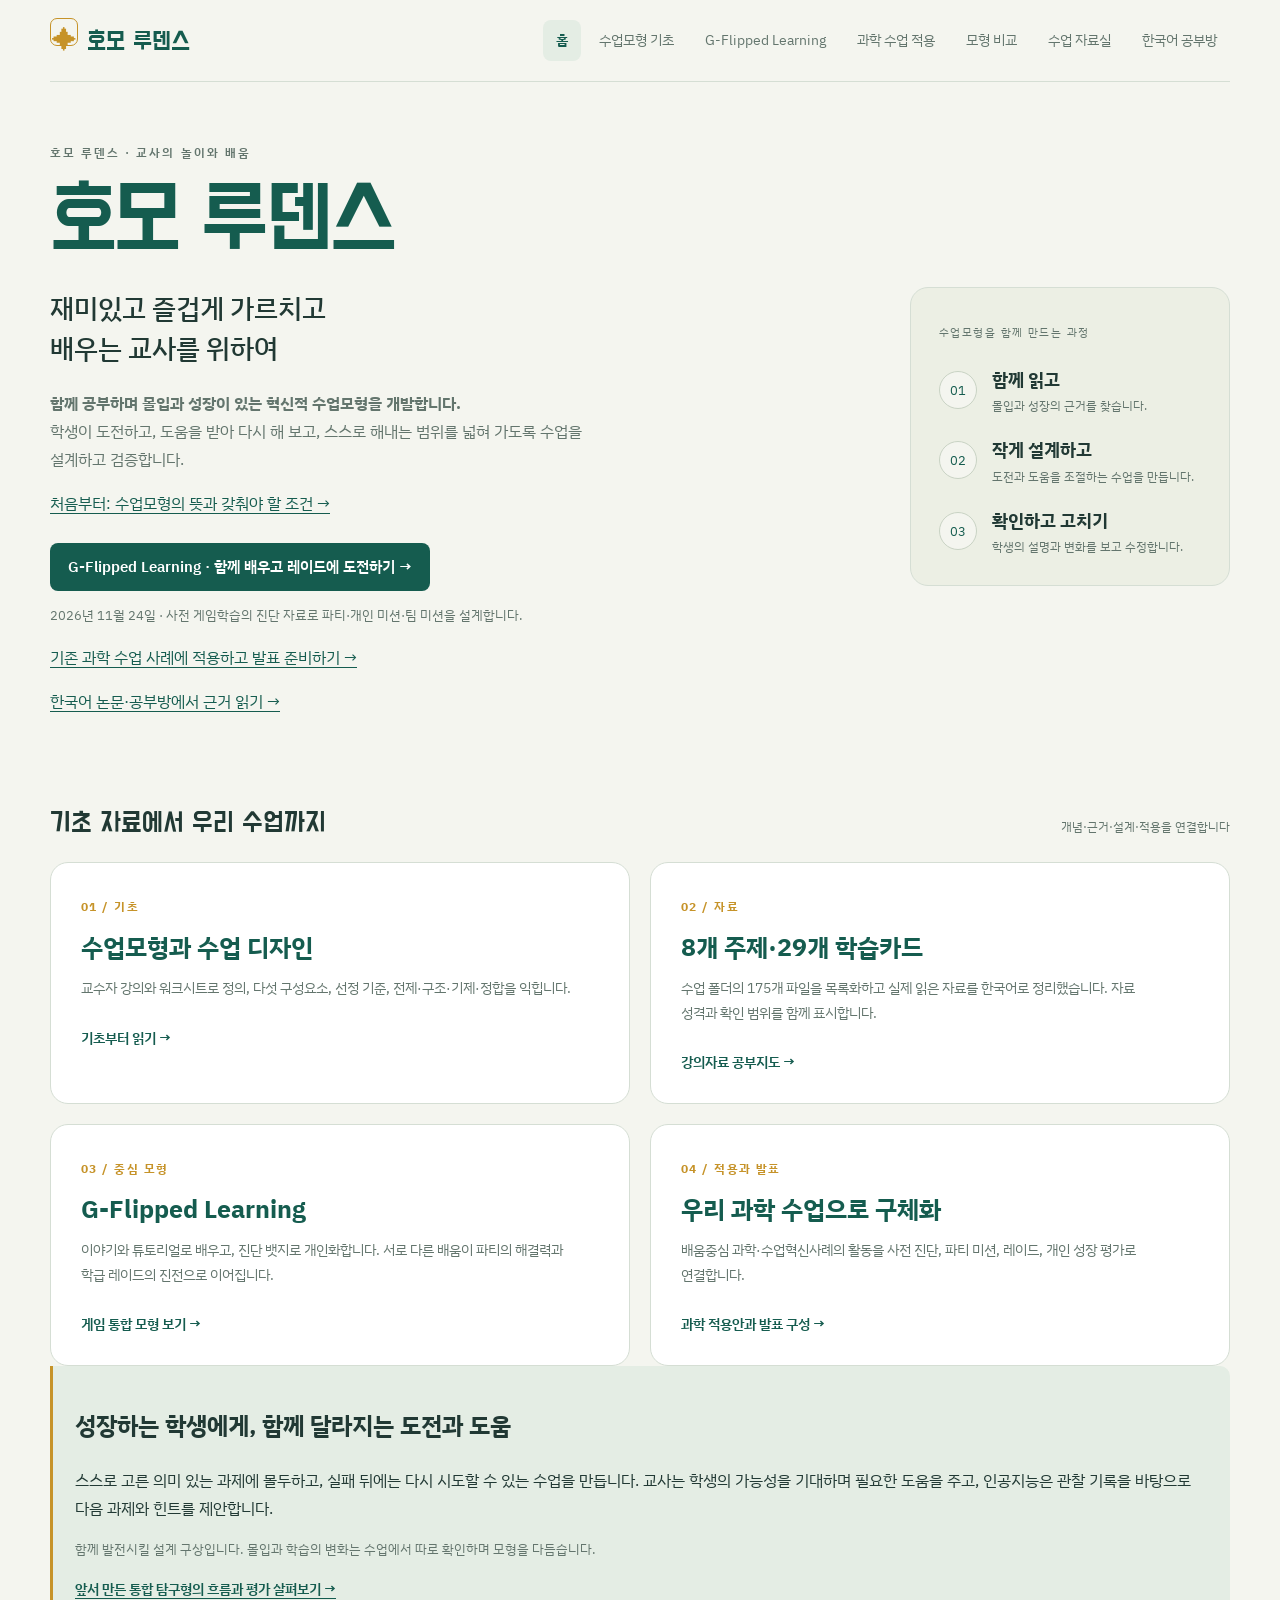
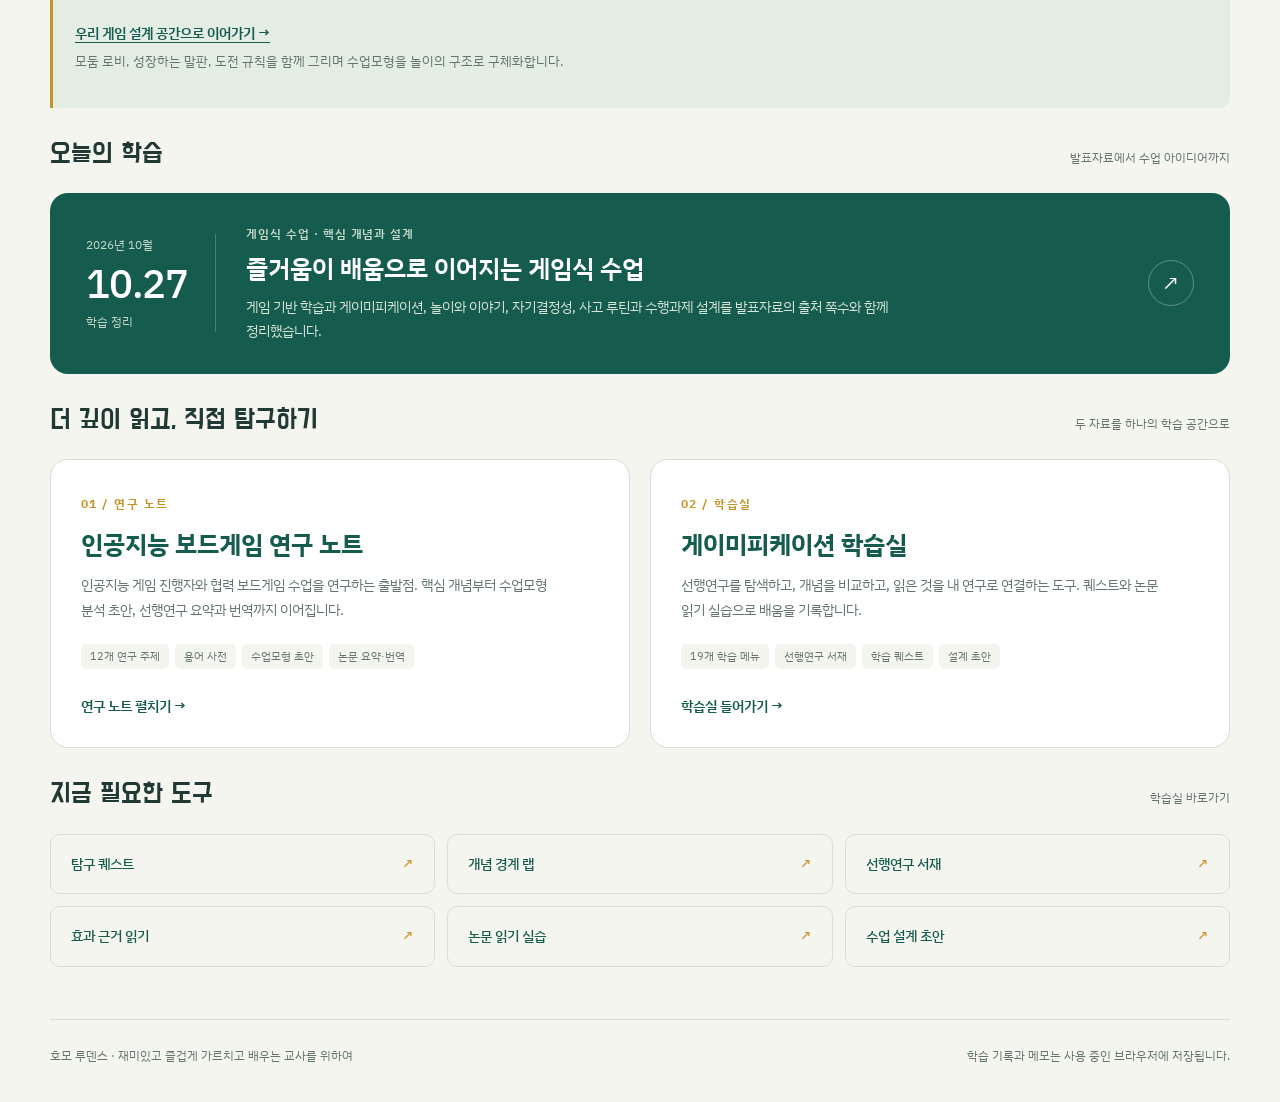
<file: index.html>
<!doctype html>
<html lang="ko">
<head>
  <meta charset="utf-8">
  <meta name="viewport" content="width=device-width,initial-scale=1">
  <meta name="description" content="호모 루덴스 — 재미있고 즐겁게 가르치고 배우는 교사를 위하여. 함께 공부하며 몰입과 성장이 있는 혁신적 수업모형을 개발합니다. 한국어 논문과 학습 자료에서 수업 설계와 검증으로 이어갑니다.">
  <title>호모 루덴스 — 재미있고 즐겁게 가르치고 배우는 교사를 위하여</title>
  <link rel="stylesheet" href="./assets/lab.css">
</head>
<body>
<a class="skip-link" href="#main">본문으로 건너뛰기</a>
<div class="shell">
  <header class="masthead">
    <a class="brand" href="./index.html"><span class="brand-mark" aria-hidden="true">✦</span>호모 루덴스</a>
    <nav class="site-nav" aria-label="주 메뉴"><a href="./index.html" aria-current="page">홈</a><a href="./teaching-foundations.html">수업모형 기초</a><a href="./g-flipped-learning.html">G-Flipped Learning</a><a href="./science-g-flipped.html">과학 수업 적용</a><a href="./teaching-models.html">모형 비교</a><a href="./course-materials.html">수업 자료실</a><a href="./korean-study.html">한국어 공부방</a></nav>
  </header>
  <main id="main">
    <section class="home-hero" aria-labelledby="home-title">
      <div>
        <div class="eyebrow">호모 루덴스 · 교사의 놀이와 배움</div>
        <h1 id="home-title">호모 루덴스</h1>
        <p class="tagline">재미있고 즐겁게 가르치고<br>배우는 교사를 위하여</p>
        <p class="hero-intro"><strong>함께 공부하며 몰입과 성장이 있는 혁신적 수업모형을 개발합니다.</strong><br>학생이 도전하고, 도움을 받아 다시 해 보고, 스스로 해내는 범위를 넓혀 가도록 수업을 설계하고 검증합니다.</p>
        <p><a href="./teaching-foundations.html">처음부터: 수업모형의 뜻과 갖춰야 할 조건 →</a></p><a class="study-start" href="./g-flipped-learning.html">G-Flipped Learning · 함께 배우고 레이드에 도전하기 →</a>
        <p class="note">2026년 11월 24일 · 사전 게임학습의 진단 자료로 파티·개인 미션·팀 미션을 설계합니다.</p>
        <p><a href="./science-g-flipped.html">기존 과학 수업 사례에 적용하고 발표 준비하기 →</a></p>
        <p><a href="./korean-study.html">한국어 논문·공부방에서 근거 읽기 →</a></p>
      </div>
      <aside class="path-card" aria-label="이 공간에서 배우는 순서">
        <span>수업모형을 함께 만드는 과정</span>
        <ol class="path-list">
          <li><span class="path-step">01</span><div><strong>함께 읽고</strong><small>몰입과 성장의 근거를 찾습니다.</small></div></li>
          <li><span class="path-step">02</span><div><strong>작게 설계하고</strong><small>도전과 도움을 조절하는 수업을 만듭니다.</small></div></li>
          <li><span class="path-step">03</span><div><strong>확인하고 고치기</strong><small>학생의 설명과 변화를 보고 수정합니다.</small></div></li>
        </ol>
      </aside>
    </section>
    <section id="foundation-route"><div class="section-heading"><h2>기초 자료에서 우리 수업까지</h2><span>개념·근거·설계·적용을 연결합니다</span></div><div class="collection-grid"><a class="collection" href="./teaching-foundations.html"><span class="number">01 / 기초</span><h3>수업모형과 수업 디자인</h3><p>교수자 강의와 워크시트로 정의, 다섯 구성요소, 선정 기준, 전제·구조·기제·정합을 익힙니다.</p><span class="text-link">기초부터 읽기 →</span></a><a class="collection" href="./course-materials.html"><span class="number">02 / 자료</span><h3>8개 주제·29개 학습카드</h3><p>수업 폴더의 175개 파일을 목록화하고 실제 읽은 자료를 한국어로 정리했습니다. 자료 성격과 확인 범위를 함께 표시합니다.</p><span class="text-link">강의자료 공부지도 →</span></a><a class="collection" href="./g-flipped-learning.html"><span class="number">03 / 중심 모형</span><h3>G-Flipped Learning</h3><p>이야기와 튜토리얼로 배우고, 진단 뱃지로 개인화합니다. 서로 다른 배움이 파티의 해결력과 학급 레이드의 진전으로 이어집니다.</p><span class="text-link">게임 통합 모형 보기 →</span></a><a class="collection" href="./science-g-flipped.html"><span class="number">04 / 적용과 발표</span><h3>우리 과학 수업으로 구체화</h3><p>배움중심 과학·수업혁신사례의 활동을 사전 진단, 파티 미션, 레이드, 개인 성장 평가로 연결합니다.</p><span class="text-link">과학 적용안과 발표 구성 →</span></a></div></section>
    <section class="callout" aria-labelledby="shared-goal-title">
      <h2 id="shared-goal-title">성장하는 학생에게, 함께 달라지는 도전과 도움</h2>
      <p>스스로 고른 의미 있는 과제에 몰두하고, 실패 뒤에는 다시 시도할 수 있는 수업을 만듭니다. 교사는 학생의 가능성을 기대하며 필요한 도움을 주고, 인공지능은 관찰 기록을 바탕으로 다음 과제와 힌트를 제안합니다.</p>
      <p class="note">함께 발전시킬 설계 구상입니다. 몰입과 학습의 변화는 수업에서 따로 확인하며 모형을 다듬습니다.</p>
      <a class="text-link" href="./co-learning-model.html">앞서 만든 통합 탐구형의 흐름과 평가 살펴보기 →</a>
      <p><a class="text-link" href="./game-design.html">우리 게임 설계 공간으로 이어가기 →</a><br><span class="note">모둠 로비, 성장하는 말판, 도전 규칙을 함께 그리며 수업모형을 놀이의 구조로 구체화합니다.</span></p>
    </section>
    <section aria-labelledby="today-title">
      <div class="section-heading"><h2 id="today-title">오늘의 학습</h2><span>발표자료에서 수업 아이디어까지</span></div>
      <a class="featured" href="./lesson-2026-10-27.html">
        <div class="date-block"><span>2026년 10월</span><strong>10.27</strong><span>학습 정리</span></div>
        <div><div class="eyebrow">게임식 수업 · 핵심 개념과 설계</div><h3>즐거움이 배움으로 이어지는 게임식 수업</h3><p>게임 기반 학습과 게이미피케이션, 놀이와 이야기, 자기결정성, 사고 루틴과 수행과제 설계를 발표자료의 출처 쪽수와 함께 정리했습니다.</p></div>
        <span class="circle-arrow" aria-hidden="true">↗</span>
      </a>
    </section>
    <section aria-labelledby="collections-title">
      <div class="section-heading"><h2 id="collections-title">더 깊이 읽고, 직접 탐구하기</h2><span>두 자료를 하나의 학습 공간으로</span></div>
      <div class="collection-grid">
        <a class="collection" href="./research.html">
          <span class="number">01 / 연구 노트</span><h3>인공지능 보드게임 연구 노트</h3>
          <p>인공지능 게임 진행자와 협력 보드게임 수업을 연구하는 출발점. 핵심 개념부터 수업모형 분석 초안, 선행연구 요약과 번역까지 이어집니다.</p>
          <div class="tags"><span>12개 연구 주제</span><span>용어 사전</span><span>수업모형 초안</span><span>논문 요약·번역</span></div>
          <span class="text-link">연구 노트 펼치기 →</span>
        </a>
        <a class="collection" href="./dashboard.html">
          <span class="number">02 / 학습실</span><h3>게이미피케이션 학습실</h3>
          <p>선행연구를 탐색하고, 개념을 비교하고, 읽은 것을 내 연구로 연결하는 도구. 퀘스트와 논문 읽기 실습으로 배움을 기록합니다.</p>
          <div class="tags"><span>19개 학습 메뉴</span><span>선행연구 서재</span><span>학습 퀘스트</span><span>설계 초안</span></div>
          <span class="text-link">학습실 들어가기 →</span>
        </a>
      </div>
    </section>
    <section aria-labelledby="tools-title">
      <div class="section-heading"><h2 id="tools-title">지금 필요한 도구</h2><span>학습실 바로가기</span></div>
      <div class="quick-tools">
        <a href="./dashboard.html#quests">탐구 퀘스트 <span aria-hidden="true">↗</span></a>
        <a href="./dashboard.html#concept">개념 경계 랩 <span aria-hidden="true">↗</span></a>
        <a href="./dashboard.html#library">선행연구 서재 <span aria-hidden="true">↗</span></a>
        <a href="./dashboard.html#effects">효과 근거 읽기 <span aria-hidden="true">↗</span></a>
        <a href="./dashboard.html#workbench">논문 읽기 실습 <span aria-hidden="true">↗</span></a>
        <a href="./dashboard.html#drafts">수업 설계 초안 <span aria-hidden="true">↗</span></a>
      </div>
    </section>
  </main>
  <footer class="site-footer"><p>호모 루덴스 · 재미있고 즐겁게 가르치고 배우는 교사를 위하여</p><p>학습 기록과 메모는 사용 중인 브라우저에 저장됩니다.</p></footer>
</div>
</body>
</html>
</file>
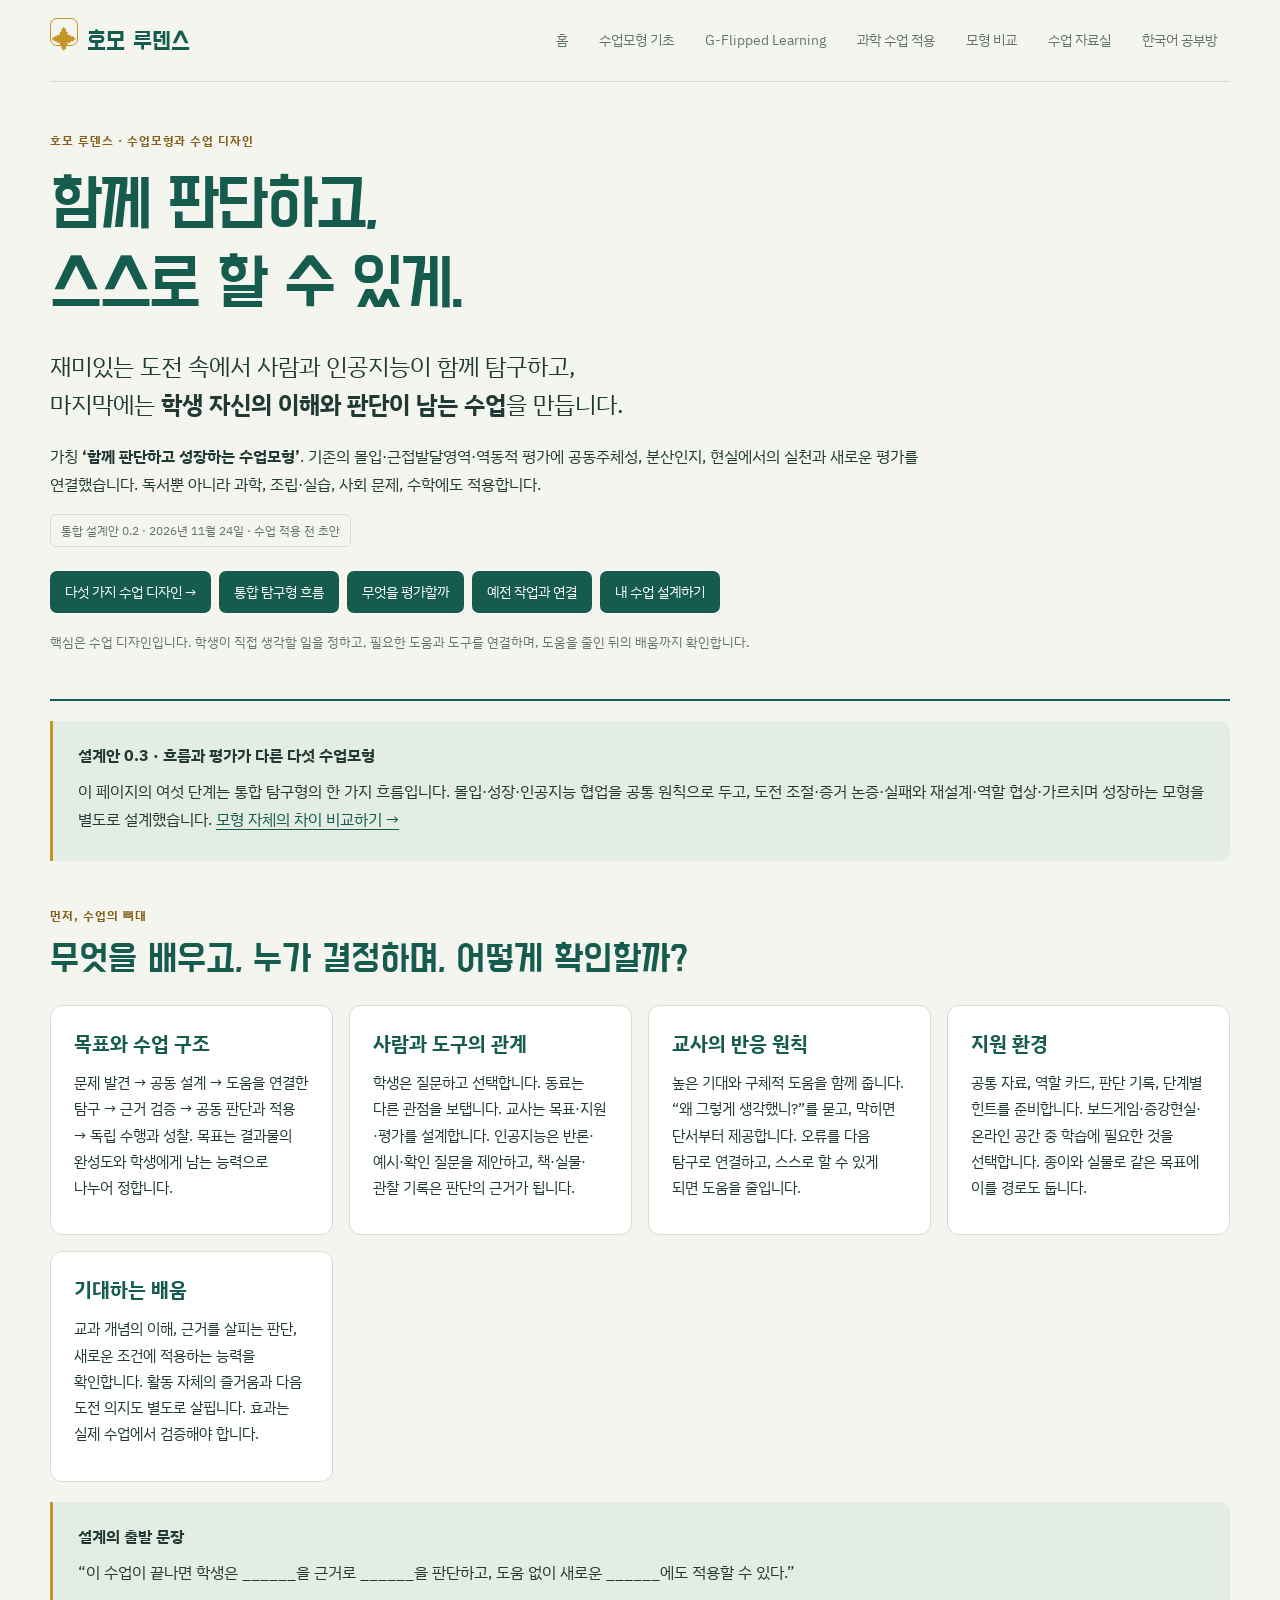
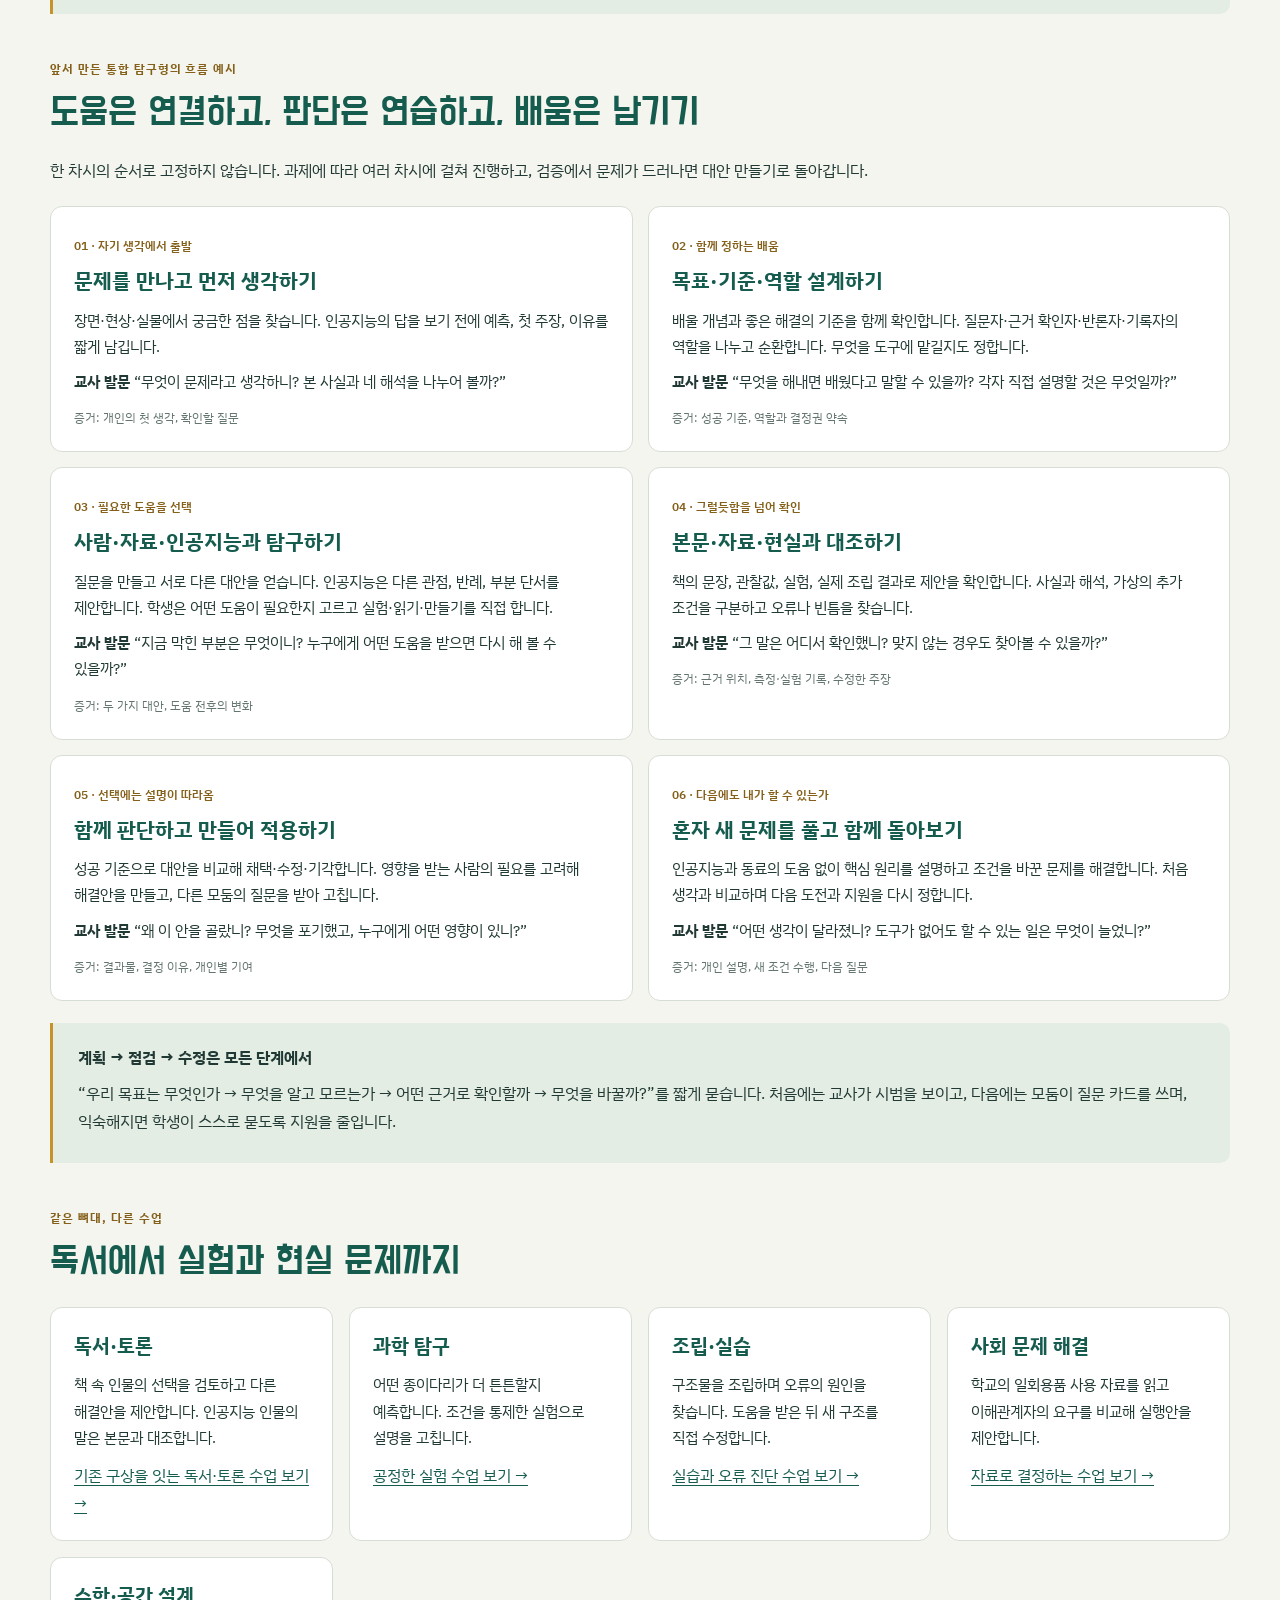
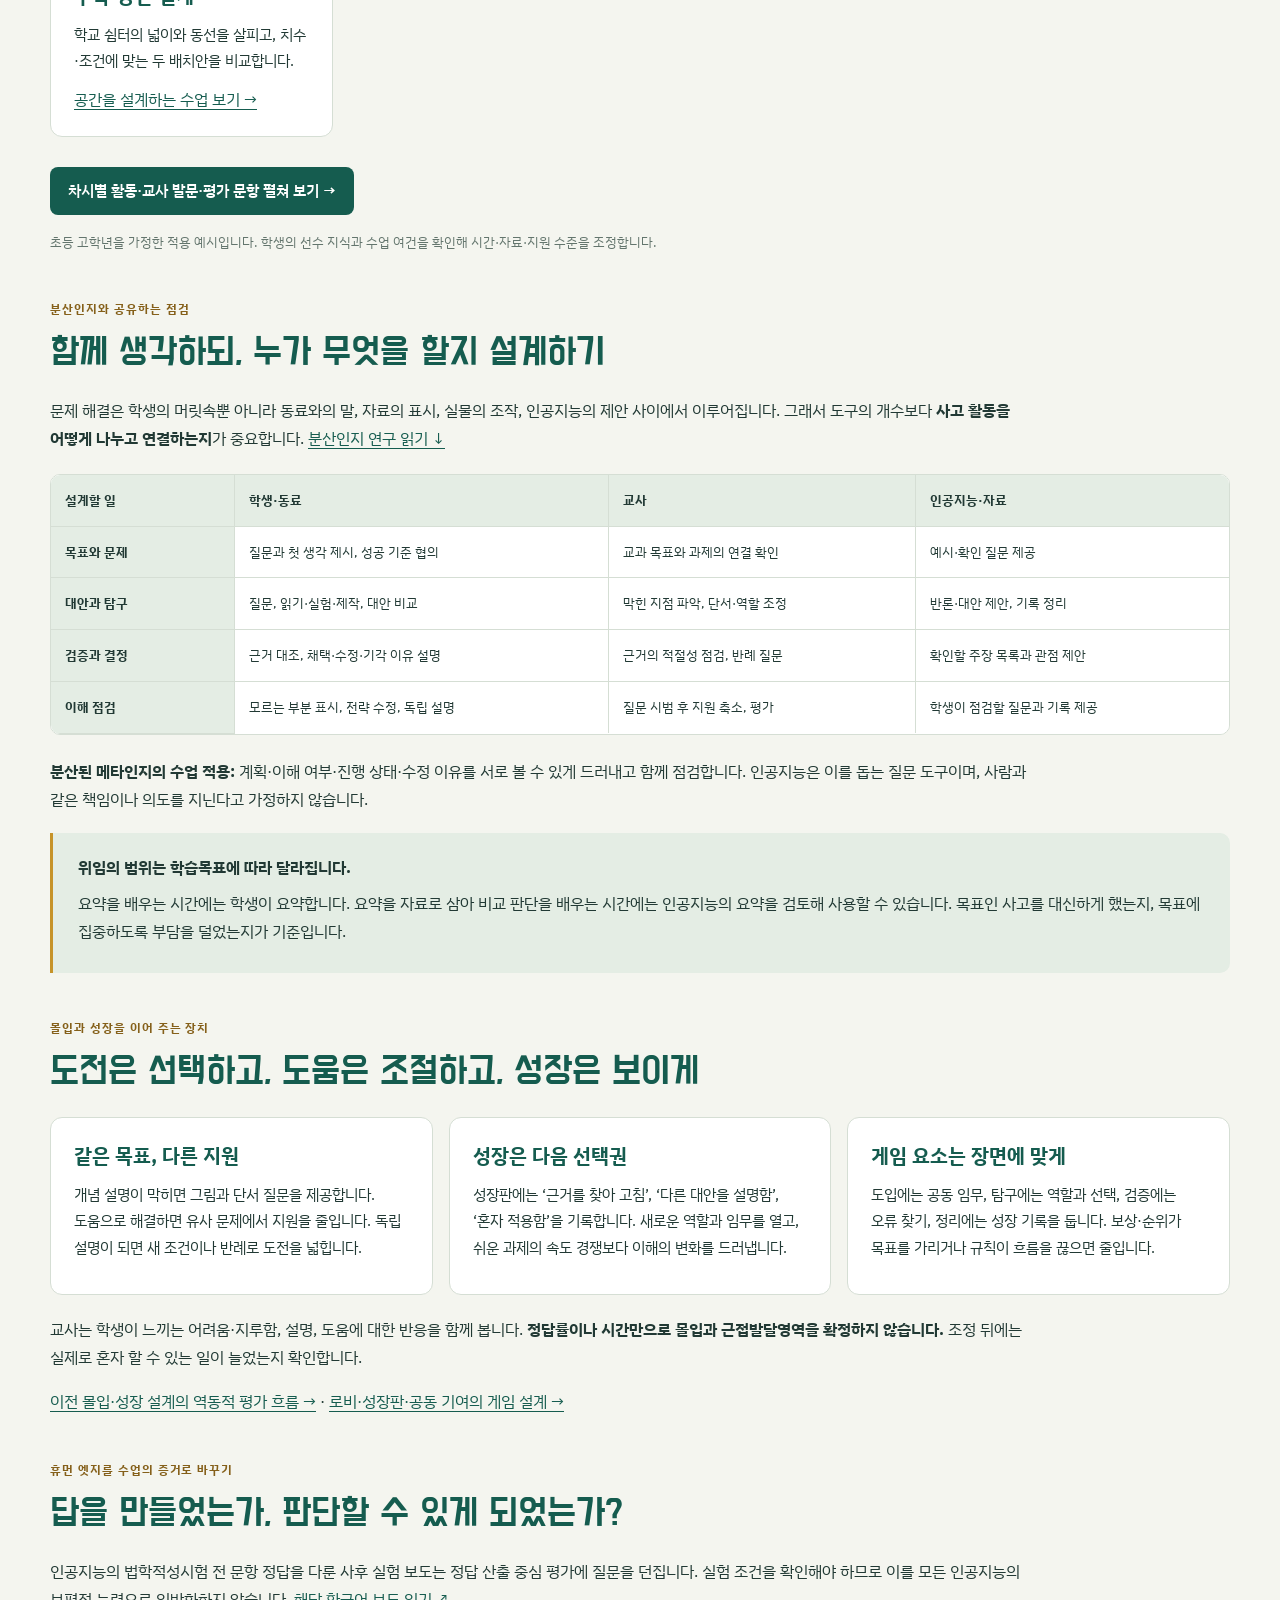
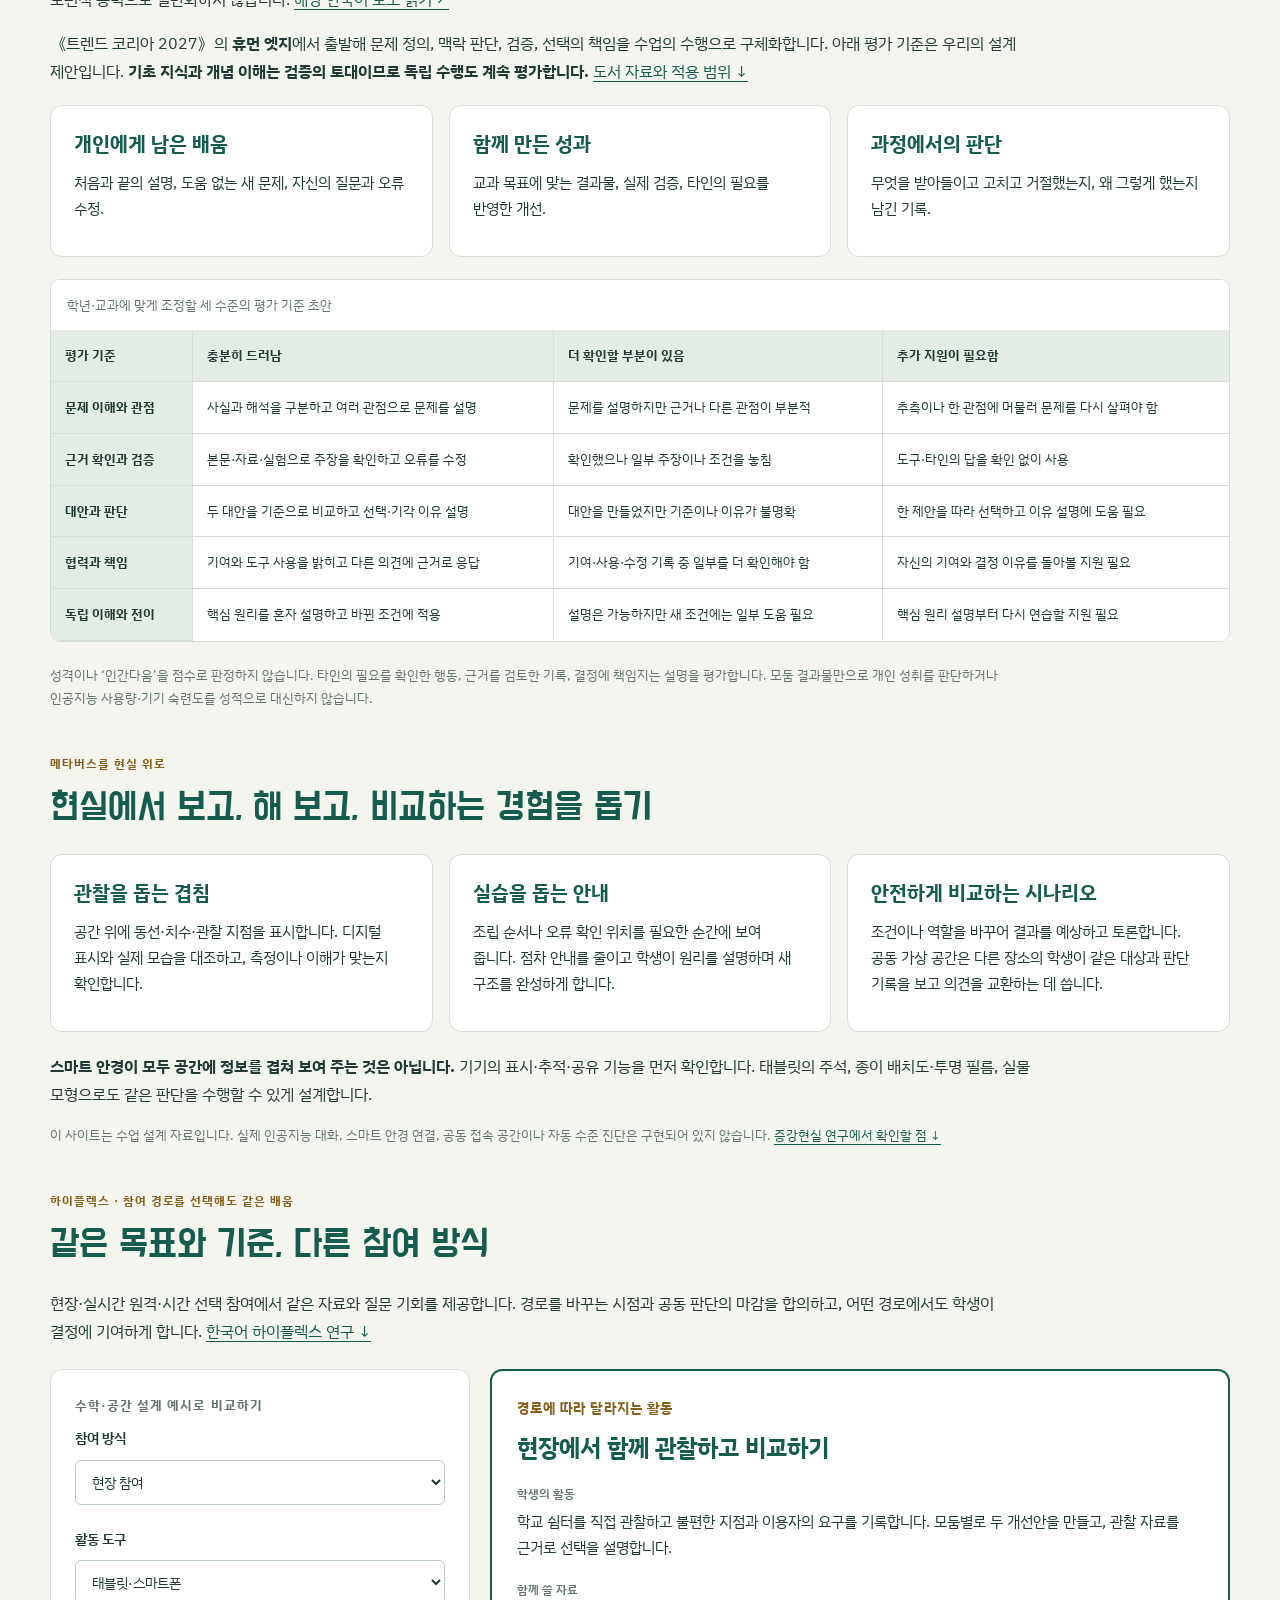
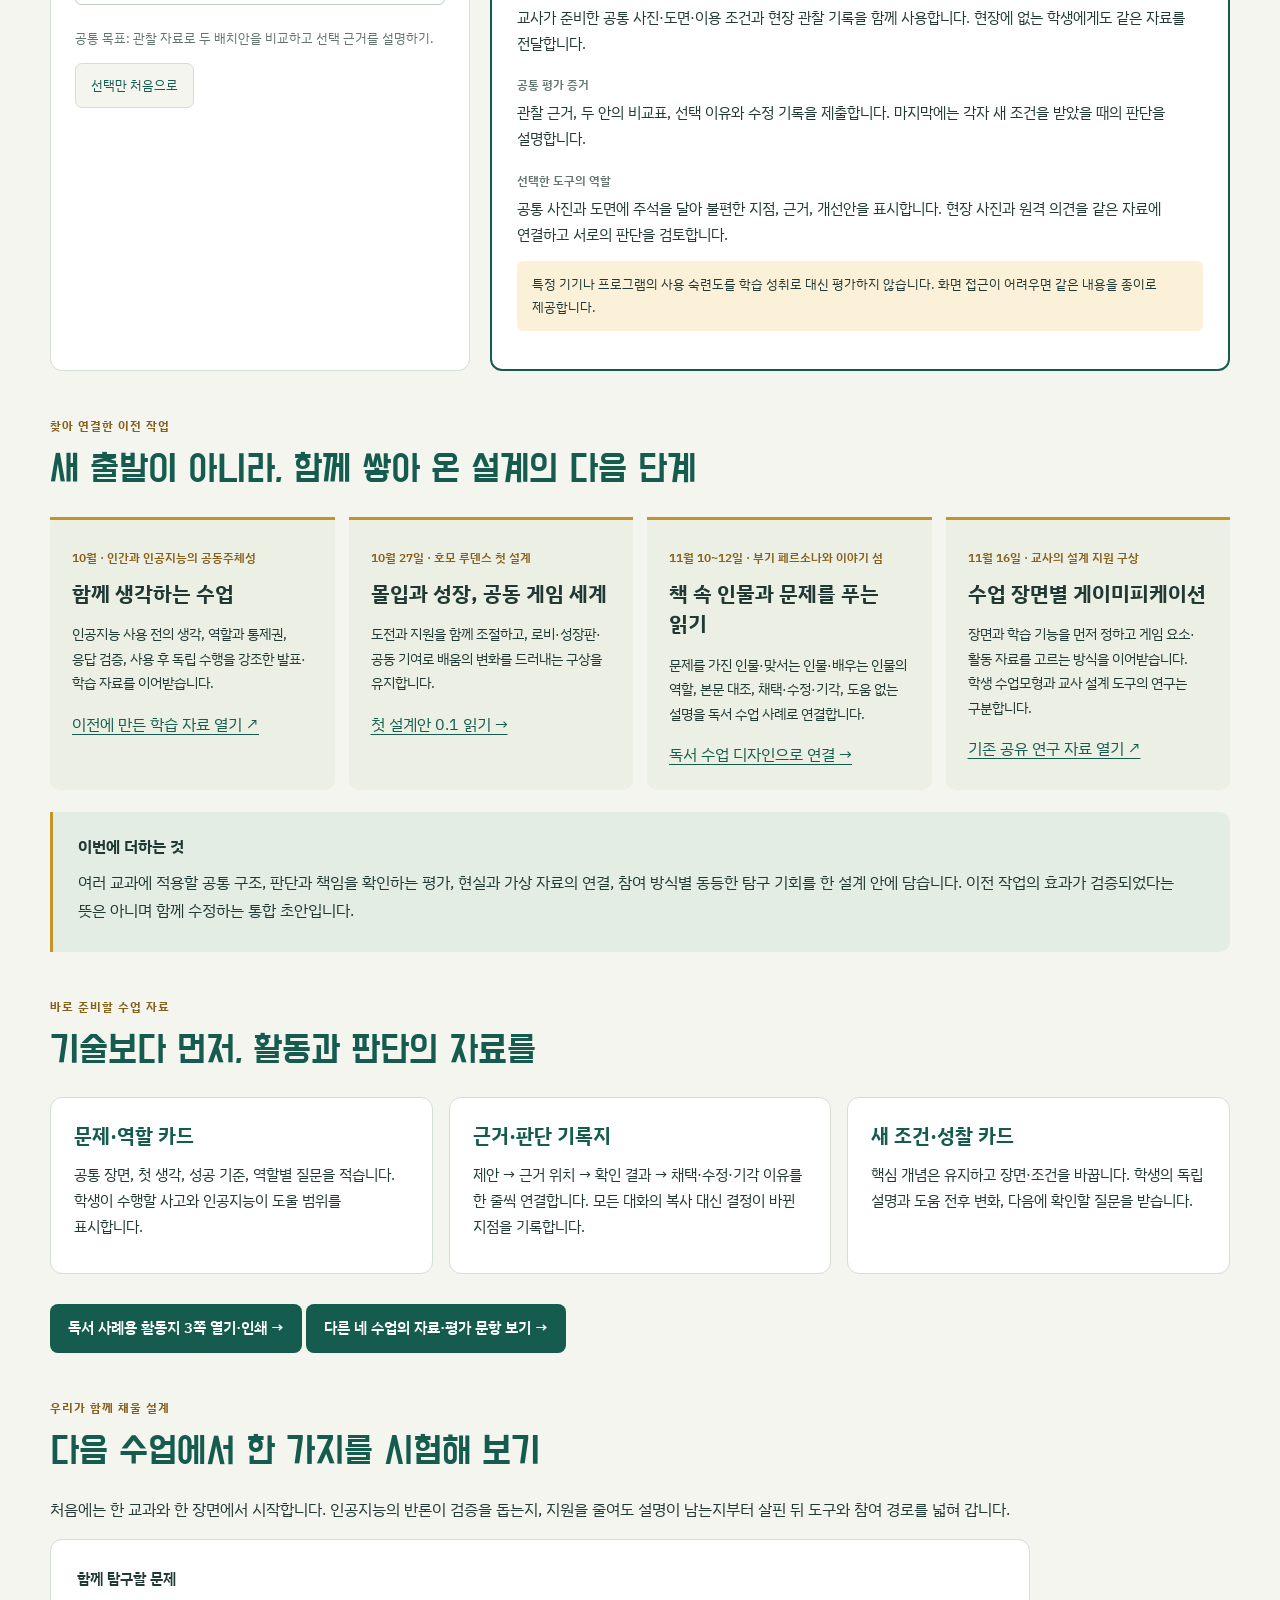
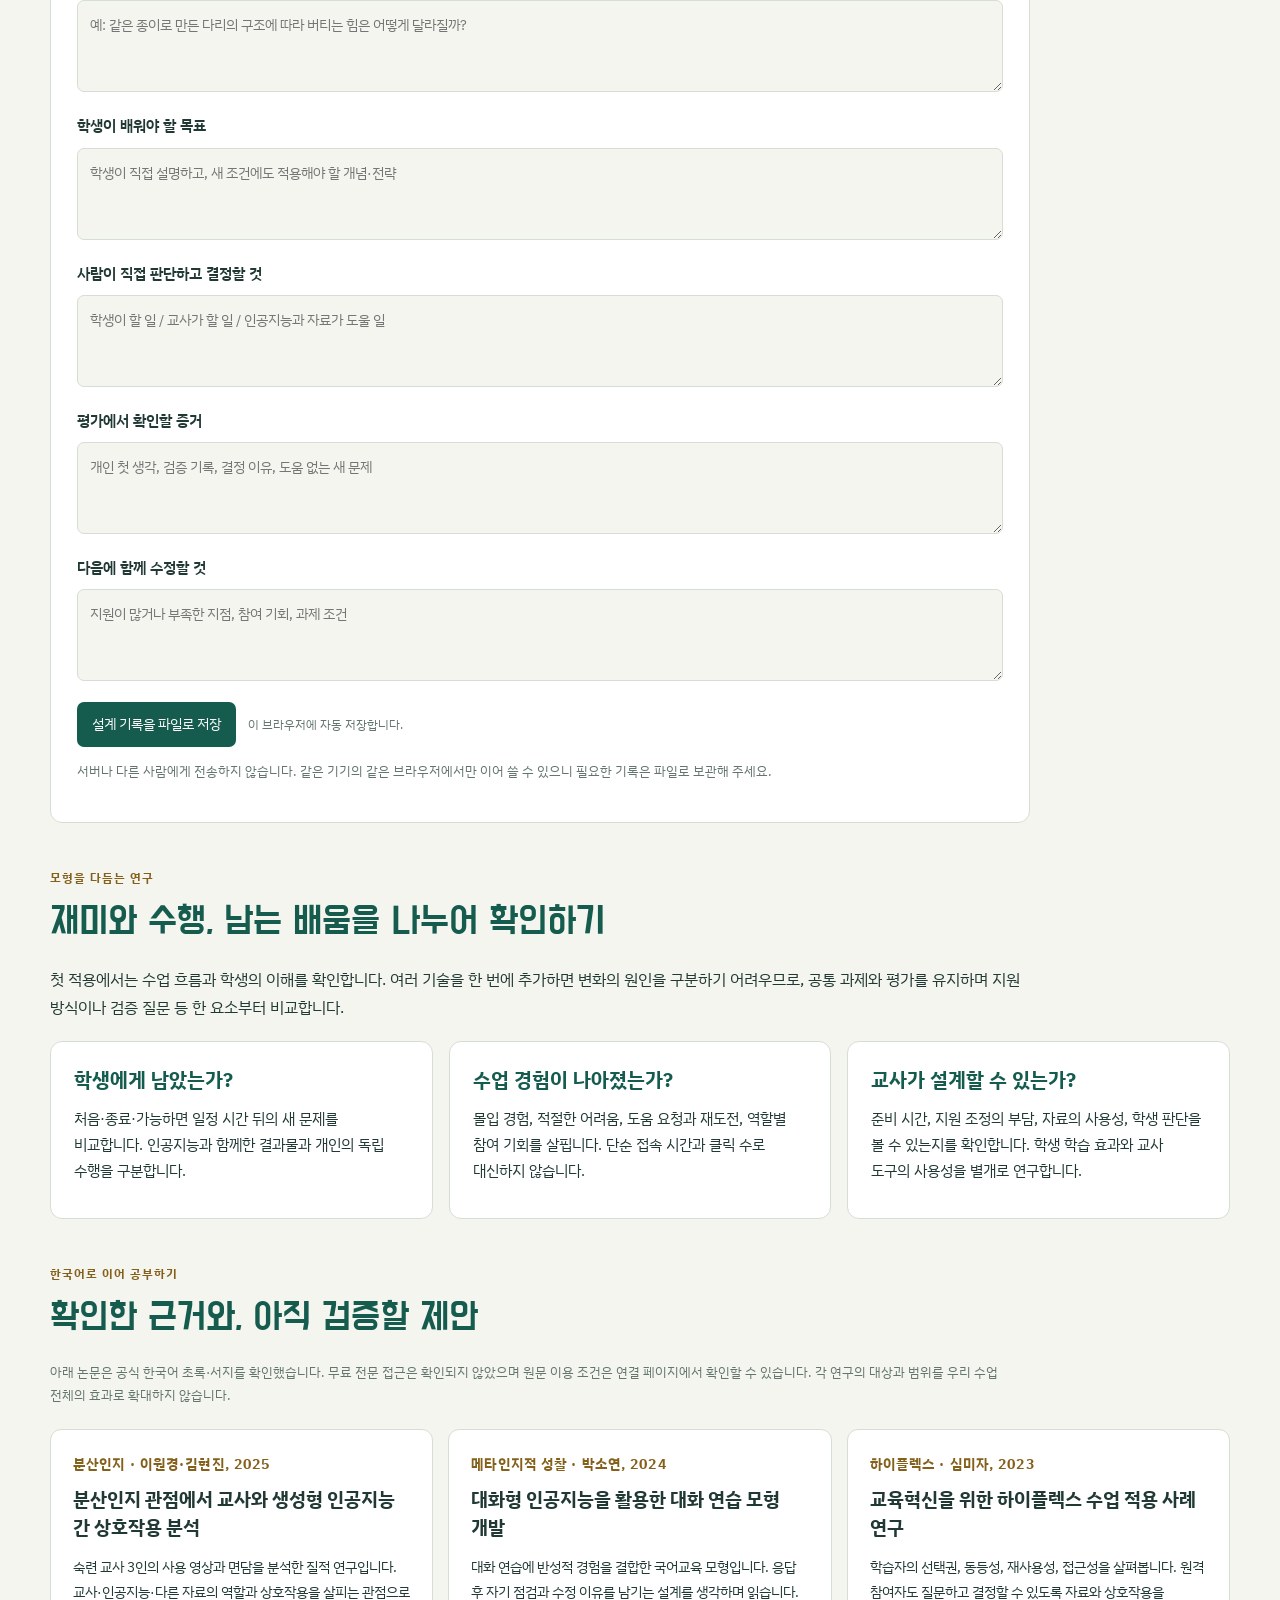
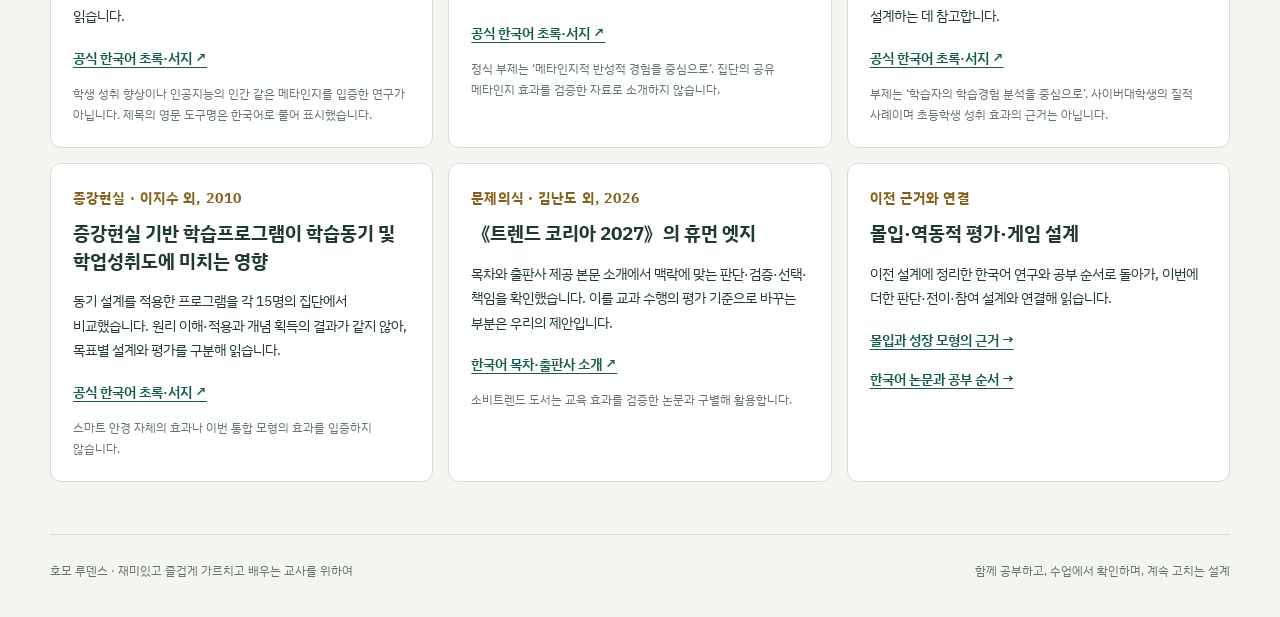
<file: co-learning-model.html>
<!doctype html>
<html lang="ko">
<head><meta charset="utf-8"><meta name="viewport" content="width=device-width,initial-scale=1"><meta name="description" content="몰입과 성장, 인간과 인공지능의 협업을 연결하는 수업모형. 독서·과학·실습·사회·수학 수업 디자인과 판단·검증·독립 수행 평가를 함께 설계합니다."><title>함께 판단하고 성장하는 수업 · 호모 루덴스</title><link rel="stylesheet" href="./assets/lab.css"><link rel="stylesheet" href="./assets/co-learning-model.css"></head>
<body><a class="skip-link" href="#main">본문으로 건너뛰기</a><div class="shell">
<header class="masthead"><a class="brand" href="./index.html"><span class="brand-mark" aria-hidden="true">✦</span>호모 루덴스</a><nav class="site-nav" aria-label="주 메뉴"><a href="./index.html">홈</a><a href="./teaching-foundations.html">수업모형 기초</a><a href="./g-flipped-learning.html">G-Flipped Learning</a><a href="./science-g-flipped.html">과학 수업 적용</a><a href="./teaching-models.html">모형 비교</a><a href="./course-materials.html">수업 자료실</a><a href="./korean-study.html">한국어 공부방</a></nav></header>
<main id="main">
<header class="co-hero"><p class="co-kicker">호모 루덴스 · 수업모형과 수업 디자인</p><h1>함께 판단하고,<br>스스로 할 수 있게.</h1><p class="co-lede">재미있는 도전 속에서 사람과 인공지능이 함께 탐구하고,<br>마지막에는 <strong>학생 자신의 이해와 판단이 남는 수업</strong>을 만듭니다.</p><p>가칭 <strong>‘함께 판단하고 성장하는 수업모형’</strong>. 기존의 몰입·근접발달영역·역동적 평가에 공동주체성, 분산인지, 현실에서의 실천과 새로운 평가를 연결했습니다. 독서뿐 아니라 과학, 조립·실습, 사회 문제, 수학에도 적용합니다.</p><span class="co-version">통합 설계안 0.2 · 2026년 11월 24일 · 수업 적용 전 초안</span><nav class="co-nav" aria-label="수업 설계 바로가기"><a href="./lesson-designs.html">다섯 가지 수업 디자인 →</a><a href="#cycle">통합 탐구형 흐름</a><a href="#assessment">무엇을 평가할까</a><a href="#lineage">예전 작업과 연결</a><a href="#record">내 수업 설계하기</a></nav><p class="co-note">핵심은 수업 디자인입니다. 학생이 직접 생각할 일을 정하고, 필요한 도움과 도구를 연결하며, 도움을 줄인 뒤의 배움까지 확인합니다.</p></header>

<aside class="co-callout"><strong>설계안 0.3 · 흐름과 평가가 다른 다섯 수업모형</strong><p>이 페이지의 여섯 단계는 통합 탐구형의 한 가지 흐름입니다. 몰입·성장·인공지능 협업을 공통 원칙으로 두고, 도전 조절·증거 논증·실패와 재설계·역할 협상·가르치며 성장하는 모형을 별도로 설계했습니다. <a href="./teaching-models.html">모형 자체의 차이 비교하기 →</a></p></aside>
<section class="co-section" id="blueprint"><p class="co-kicker">먼저, 수업의 뼈대</p><h2>무엇을 배우고, 누가 결정하며, 어떻게 확인할까?</h2><div class="co-grid"><article class="co-card"><h3>목표와 수업 구조</h3><p>문제 발견 → 공동 설계 → 도움을 연결한 탐구 → 근거 검증 → 공동 판단과 적용 → 독립 수행과 성찰. 목표는 결과물의 완성도와 학생에게 남는 능력으로 나누어 정합니다.</p></article><article class="co-card"><h3>사람과 도구의 관계</h3><p>학생은 질문하고 선택합니다. 동료는 다른 관점을 보탭니다. 교사는 목표·지원·평가를 설계합니다. 인공지능은 반론·예시·확인 질문을 제안하고, 책·실물·관찰 기록은 판단의 근거가 됩니다.</p></article><article class="co-card"><h3>교사의 반응 원칙</h3><p>높은 기대와 구체적 도움을 함께 줍니다. “왜 그렇게 생각했니?”를 묻고, 막히면 단서부터 제공합니다. 오류를 다음 탐구로 연결하고, 스스로 할 수 있게 되면 도움을 줄입니다.</p></article><article class="co-card"><h3>지원 환경</h3><p>공통 자료, 역할 카드, 판단 기록, 단계별 힌트를 준비합니다. 보드게임·증강현실·온라인 공간 중 학습에 필요한 것을 선택합니다. 종이와 실물로 같은 목표에 이를 경로도 둡니다.</p></article><article class="co-card"><h3>기대하는 배움</h3><p>교과 개념의 이해, 근거를 살피는 판단, 새로운 조건에 적용하는 능력을 확인합니다. 활동 자체의 즐거움과 다음 도전 의지도 별도로 살핍니다. 효과는 실제 수업에서 검증해야 합니다.</p></article></div><div class="co-callout"><strong>설계의 출발 문장</strong><p>“이 수업이 끝나면 학생은 ______을 근거로 ______을 판단하고, 도움 없이 새로운 ______에도 적용할 수 있다.”</p></div></section>

<section class="co-section" id="cycle"><p class="co-kicker">앞서 만든 통합 탐구형의 흐름 예시</p><h2>도움은 연결하고, 판단은 연습하고, 배움은 남기기</h2><p>한 차시의 순서로 고정하지 않습니다. 과제에 따라 여러 차시에 걸쳐 진행하고, 검증에서 문제가 드러나면 대안 만들기로 돌아갑니다.</p><ol class="co-flow">
<li class="co-step"><span>01 · 자기 생각에서 출발</span><h3>문제를 만나고 먼저 생각하기</h3><p>장면·현상·실물에서 궁금한 점을 찾습니다. 인공지능의 답을 보기 전에 예측, 첫 주장, 이유를 짧게 남깁니다.</p><p><strong>교사 발문</strong> “무엇이 문제라고 생각하니? 본 사실과 네 해석을 나누어 볼까?”</p><small>증거: 개인의 첫 생각, 확인할 질문</small></li>
<li class="co-step"><span>02 · 함께 정하는 배움</span><h3>목표·기준·역할 설계하기</h3><p>배울 개념과 좋은 해결의 기준을 함께 확인합니다. 질문자·근거 확인자·반론자·기록자의 역할을 나누고 순환합니다. 무엇을 도구에 맡길지도 정합니다.</p><p><strong>교사 발문</strong> “무엇을 해내면 배웠다고 말할 수 있을까? 각자 직접 설명할 것은 무엇일까?”</p><small>증거: 성공 기준, 역할과 결정권 약속</small></li>
<li class="co-step"><span>03 · 필요한 도움을 선택</span><h3>사람·자료·인공지능과 탐구하기</h3><p>질문을 만들고 서로 다른 대안을 얻습니다. 인공지능은 다른 관점, 반례, 부분 단서를 제안합니다. 학생은 어떤 도움이 필요한지 고르고 실험·읽기·만들기를 직접 합니다.</p><p><strong>교사 발문</strong> “지금 막힌 부분은 무엇이니? 누구에게 어떤 도움을 받으면 다시 해 볼 수 있을까?”</p><small>증거: 두 가지 대안, 도움 전후의 변화</small></li>
<li class="co-step"><span>04 · 그럴듯함을 넘어 확인</span><h3>본문·자료·현실과 대조하기</h3><p>책의 문장, 관찰값, 실험, 실제 조립 결과로 제안을 확인합니다. 사실과 해석, 가상의 추가 조건을 구분하고 오류나 빈틈을 찾습니다.</p><p><strong>교사 발문</strong> “그 말은 어디서 확인했니? 맞지 않는 경우도 찾아볼 수 있을까?”</p><small>증거: 근거 위치, 측정·실험 기록, 수정한 주장</small></li>
<li class="co-step"><span>05 · 선택에는 설명이 따라옴</span><h3>함께 판단하고 만들어 적용하기</h3><p>성공 기준으로 대안을 비교해 채택·수정·기각합니다. 영향을 받는 사람의 필요를 고려해 해결안을 만들고, 다른 모둠의 질문을 받아 고칩니다.</p><p><strong>교사 발문</strong> “왜 이 안을 골랐니? 무엇을 포기했고, 누구에게 어떤 영향이 있니?”</p><small>증거: 결과물, 결정 이유, 개인별 기여</small></li>
<li class="co-step"><span>06 · 다음에도 내가 할 수 있는가</span><h3>혼자 새 문제를 풀고 함께 돌아보기</h3><p>인공지능과 동료의 도움 없이 핵심 원리를 설명하고 조건을 바꾼 문제를 해결합니다. 처음 생각과 비교하며 다음 도전과 지원을 다시 정합니다.</p><p><strong>교사 발문</strong> “어떤 생각이 달라졌니? 도구가 없어도 할 수 있는 일은 무엇이 늘었니?”</p><small>증거: 개인 설명, 새 조건 수행, 다음 질문</small></li>
</ol><div class="co-callout"><strong>계획 → 점검 → 수정은 모든 단계에서</strong><p>“우리 목표는 무엇인가 → 무엇을 알고 모르는가 → 어떤 근거로 확인할까 → 무엇을 바꿀까?”를 짧게 묻습니다. 처음에는 교사가 시범을 보이고, 다음에는 모둠이 질문 카드를 쓰며, 익숙해지면 학생이 스스로 묻도록 지원을 줄입니다.</p></div></section>

<section class="co-section" id="designs"><p class="co-kicker">같은 뼈대, 다른 수업</p><h2>독서에서 실험과 현실 문제까지</h2><div class="co-grid"><article class="co-card"><h3>독서·토론</h3><p>책 속 인물의 선택을 검토하고 다른 해결안을 제안합니다. 인공지능 인물의 말은 본문과 대조합니다.</p><a href="./lesson-designs.html#reading">기존 구상을 잇는 독서·토론 수업 보기 →</a></article><article class="co-card"><h3>과학 탐구</h3><p>어떤 종이다리가 더 튼튼할지 예측합니다. 조건을 통제한 실험으로 설명을 고칩니다.</p><a href="./lesson-designs.html#science">공정한 실험 수업 보기 →</a></article><article class="co-card"><h3>조립·실습</h3><p>구조물을 조립하며 오류의 원인을 찾습니다. 도움을 받은 뒤 새 구조를 직접 수정합니다.</p><a href="./lesson-designs.html#making">실습과 오류 진단 수업 보기 →</a></article><article class="co-card"><h3>사회 문제 해결</h3><p>학교의 일회용품 사용 자료를 읽고 이해관계자의 요구를 비교해 실행안을 제안합니다.</p><a href="./lesson-designs.html#social">자료로 결정하는 수업 보기 →</a></article><article class="co-card"><h3>수학·공간 설계</h3><p>학교 쉼터의 넓이와 동선을 살피고, 치수·조건에 맞는 두 배치안을 비교합니다.</p><a href="./lesson-designs.html#math">공간을 설계하는 수업 보기 →</a></article></div><p><a class="study-start" href="./lesson-designs.html">차시별 활동·교사 발문·평가 문항 펼쳐 보기 →</a></p><p class="co-note">초등 고학년을 가정한 적용 예시입니다. 학생의 선수 지식과 수업 여건을 확인해 시간·자료·지원 수준을 조정합니다.</p></section>

<section class="co-section" id="agency"><p class="co-kicker">분산인지와 공유하는 점검</p><h2>함께 생각하되, 누가 무엇을 할지 설계하기</h2><p>문제 해결은 학생의 머릿속뿐 아니라 동료와의 말, 자료의 표시, 실물의 조작, 인공지능의 제안 사이에서 이루어집니다. 그래서 도구의 개수보다 <strong>사고 활동을 어떻게 나누고 연결하는지</strong>가 중요합니다. <a href="#source-distributed">분산인지 연구 읽기 ↓</a></p><div class="co-rubric" role="region" aria-label="사고 활동과 결정권 표" tabindex="0"><table><thead><tr><th scope="col">설계할 일</th><th scope="col">학생·동료</th><th scope="col">교사</th><th scope="col">인공지능·자료</th></tr></thead><tbody>
<tr><th scope="row">목표와 문제</th><td>질문과 첫 생각 제시, 성공 기준 협의</td><td>교과 목표와 과제의 연결 확인</td><td>예시·확인 질문 제공</td></tr><tr><th scope="row">대안과 탐구</th><td>질문, 읽기·실험·제작, 대안 비교</td><td>막힌 지점 파악, 단서·역할 조정</td><td>반론·대안 제안, 기록 정리</td></tr><tr><th scope="row">검증과 결정</th><td>근거 대조, 채택·수정·기각 이유 설명</td><td>근거의 적절성 점검, 반례 질문</td><td>확인할 주장 목록과 관점 제안</td></tr><tr><th scope="row">이해 점검</th><td>모르는 부분 표시, 전략 수정, 독립 설명</td><td>질문 시범 후 지원 축소, 평가</td><td>학생이 점검할 질문과 기록 제공</td></tr></tbody></table></div><p><strong>분산된 메타인지의 수업 적용:</strong> 계획·이해 여부·진행 상태·수정 이유를 서로 볼 수 있게 드러내고 함께 점검합니다. 인공지능은 이를 돕는 질문 도구이며, 사람과 같은 책임이나 의도를 지닌다고 가정하지 않습니다.</p><div class="co-callout"><strong>위임의 범위는 학습목표에 따라 달라집니다.</strong><p>요약을 배우는 시간에는 학생이 요약합니다. 요약을 자료로 삼아 비교 판단을 배우는 시간에는 인공지능의 요약을 검토해 사용할 수 있습니다. 목표인 사고를 대신하게 했는지, 목표에 집중하도록 부담을 덜었는지가 기준입니다.</p></div></section>

<section class="co-section" id="growth"><p class="co-kicker">몰입과 성장을 이어 주는 장치</p><h2>도전은 선택하고, 도움은 조절하고, 성장은 보이게</h2><div class="co-grid"><article class="co-card"><h3>같은 목표, 다른 지원</h3><p>개념 설명이 막히면 그림과 단서 질문을 제공합니다. 도움으로 해결하면 유사 문제에서 지원을 줄입니다. 독립 설명이 되면 새 조건이나 반례로 도전을 넓힙니다.</p></article><article class="co-card"><h3>성장은 다음 선택권</h3><p>성장판에는 ‘근거를 찾아 고침’, ‘다른 대안을 설명함’, ‘혼자 적용함’을 기록합니다. 새로운 역할과 임무를 열고, 쉬운 과제의 속도 경쟁보다 이해의 변화를 드러냅니다.</p></article><article class="co-card"><h3>게임 요소는 장면에 맞게</h3><p>도입에는 공동 임무, 탐구에는 역할과 선택, 검증에는 오류 찾기, 정리에는 성장 기록을 둡니다. 보상·순위가 목표를 가리거나 규칙이 흐름을 끊으면 줄입니다.</p></article></div><p>교사는 학생이 느끼는 어려움·지루함, 설명, 도움에 대한 반응을 함께 봅니다. <strong>정답률이나 시간만으로 몰입과 근접발달영역을 확정하지 않습니다.</strong> 조정 뒤에는 실제로 혼자 할 수 있는 일이 늘었는지 확인합니다.</p><p><a href="./learning-model.html#cycle">이전 몰입·성장 설계의 역동적 평가 흐름 →</a> · <a href="./game-design.html">로비·성장판·공동 기여의 게임 설계 →</a></p></section>

<section class="co-section" id="assessment"><p class="co-kicker">휴먼 엣지를 수업의 증거로 바꾸기</p><h2>답을 만들었는가, 판단할 수 있게 되었는가?</h2><p>인공지능의 법학적성시험 전 문항 정답을 다룬 사후 실험 보도는 정답 산출 중심 평가에 질문을 던집니다. 실험 조건을 확인해야 하므로 이를 모든 인공지능의 보편적 능력으로 일반화하지 않습니다. <a href="https://www.yna.co.kr/view/AKR20261120050300017" target="_blank" rel="noopener noreferrer">해당 한국어 보도 읽기 ↗</a></p><p>《트렌드 코리아 2027》의 <strong>휴먼 엣지</strong>에서 출발해 문제 정의, 맥락 판단, 검증, 선택의 책임을 수업의 수행으로 구체화합니다. 아래 평가 기준은 우리의 설계 제안입니다. <strong>기초 지식과 개념 이해는 검증의 토대이므로 독립 수행도 계속 평가합니다.</strong> <a href="#source-human">도서 자료와 적용 범위 ↓</a></p><div class="co-grid"><article class="co-card"><h3>개인에게 남은 배움</h3><p>처음과 끝의 설명, 도움 없는 새 문제, 자신의 질문과 오류 수정.</p></article><article class="co-card"><h3>함께 만든 성과</h3><p>교과 목표에 맞는 결과물, 실제 검증, 타인의 필요를 반영한 개선.</p></article><article class="co-card"><h3>과정에서의 판단</h3><p>무엇을 받아들이고 고치고 거절했는지, 왜 그렇게 했는지 남긴 기록.</p></article></div>
<div class="co-rubric" role="region" aria-label="수업 평가 기준표" tabindex="0"><table><caption>학년·교과에 맞게 조정할 세 수준의 평가 기준 초안</caption><thead><tr><th scope="col">평가 기준</th><th scope="col">충분히 드러남</th><th scope="col">더 확인할 부분이 있음</th><th scope="col">추가 지원이 필요함</th></tr></thead><tbody>
<tr><th scope="row">문제 이해와 관점</th><td>사실과 해석을 구분하고 여러 관점으로 문제를 설명</td><td>문제를 설명하지만 근거나 다른 관점이 부분적</td><td>추측이나 한 관점에 머물러 문제를 다시 살펴야 함</td></tr>
<tr><th scope="row">근거 확인과 검증</th><td>본문·자료·실험으로 주장을 확인하고 오류를 수정</td><td>확인했으나 일부 주장이나 조건을 놓침</td><td>도구·타인의 답을 확인 없이 사용</td></tr>
<tr><th scope="row">대안과 판단</th><td>두 대안을 기준으로 비교하고 선택·기각 이유 설명</td><td>대안을 만들었지만 기준이나 이유가 불명확</td><td>한 제안을 따라 선택하고 이유 설명에 도움 필요</td></tr>
<tr><th scope="row">협력과 책임</th><td>기여와 도구 사용을 밝히고 다른 의견에 근거로 응답</td><td>기여·사용·수정 기록 중 일부를 더 확인해야 함</td><td>자신의 기여와 결정 이유를 돌아볼 지원 필요</td></tr>
<tr><th scope="row">독립 이해와 전이</th><td>핵심 원리를 혼자 설명하고 바뀐 조건에 적용</td><td>설명은 가능하지만 새 조건에는 일부 도움 필요</td><td>핵심 원리 설명부터 다시 연습할 지원 필요</td></tr>
</tbody></table></div><p class="co-note">성격이나 ‘인간다움’을 점수로 판정하지 않습니다. 타인의 필요를 확인한 행동, 근거를 검토한 기록, 결정에 책임지는 설명을 평가합니다. 모둠 결과물만으로 개인 성취를 판단하거나 인공지능 사용량·기기 숙련도를 성적으로 대신하지 않습니다.</p></section>

<section class="co-section" id="reality"><p class="co-kicker">메타버스를 현실 위로</p><h2>현실에서 보고, 해 보고, 비교하는 경험을 돕기</h2><div class="co-grid"><article class="co-card"><h3>관찰을 돕는 겹침</h3><p>공간 위에 동선·치수·관찰 지점을 표시합니다. 디지털 표시와 실제 모습을 대조하고, 측정이나 이해가 맞는지 확인합니다.</p></article><article class="co-card"><h3>실습을 돕는 안내</h3><p>조립 순서나 오류 확인 위치를 필요한 순간에 보여 줍니다. 점차 안내를 줄이고 학생이 원리를 설명하며 새 구조를 완성하게 합니다.</p></article><article class="co-card"><h3>안전하게 비교하는 시나리오</h3><p>조건이나 역할을 바꾸어 결과를 예상하고 토론합니다. 공동 가상 공간은 다른 장소의 학생이 같은 대상과 판단 기록을 보고 의견을 교환하는 데 씁니다.</p></article></div><p><strong>스마트 안경이 모두 공간에 정보를 겹쳐 보여 주는 것은 아닙니다.</strong> 기기의 표시·추적·공유 기능을 먼저 확인합니다. 태블릿의 주석, 종이 배치도·투명 필름, 실물 모형으로도 같은 판단을 수행할 수 있게 설계합니다.</p><p class="co-note">이 사이트는 수업 설계 자료입니다. 실제 인공지능 대화, 스마트 안경 연결, 공동 접속 공간이나 자동 수준 진단은 구현되어 있지 않습니다. <a href="#source-ar">증강현실 연구에서 확인할 점 ↓</a></p></section>

<section class="co-section" id="participation-design"><p class="co-kicker">하이플렉스 · 참여 경로를 선택해도 같은 배움</p><h2>같은 목표와 기준, 다른 참여 방식</h2><p>현장·실시간 원격·시간 선택 참여에서 같은 자료와 질문 기회를 제공합니다. 경로를 바꾸는 시점과 공동 판단의 마감을 합의하고, 어떤 경로에서도 학생이 결정에 기여하게 합니다. <a href="#source-hyflex">한국어 하이플렉스 연구 ↓</a></p><div class="co-planner"><div class="co-fields"><p class="co-kicker">수학·공간 설계 예시로 비교하기</p><label for="participation">참여 방식<select id="participation"><option value="onsite">현장 참여</option><option value="live">실시간 원격 참여</option><option value="flex">시간 선택 참여</option></select></label><label for="medium">활동 도구<select id="medium"><option value="tablet">태블릿·스마트폰</option><option value="glasses">스마트 안경·증강현실</option><option value="paper">종이·사진 카드</option></select></label><p>공통 목표: 관찰 자료로 두 배치안을 비교하고 선택 근거를 설명하기.</p><button type="button" id="planner-reset">선택만 처음으로</button></div><div class="co-output" aria-live="polite" aria-atomic="true"><p class="co-kicker">경로에 따라 달라지는 활동</p><h3 id="mode-title">현장에서 함께 관찰하고 비교하기</h3><dl><dt>학생의 활동</dt><dd id="mode-action">같은 공간 자료를 보고 두 배치안을 비교합니다.</dd><dt>함께 쓸 자료</dt><dd id="mode-materials">사진·도면·이용 조건을 모든 학생에게 제공합니다.</dd><dt>공통 평가 증거</dt><dd id="mode-evidence">관찰 근거, 비교표, 판단 이유, 각자의 새 조건 설명을 남깁니다.</dd><dt>선택한 도구의 역할</dt><dd id="medium-action">자료 위에 근거와 대안을 표시합니다.</dd></dl><p id="medium-limit">도구의 숙련도와 교과의 배움을 구분해 확인합니다.</p></div></div><noscript><p class="co-note">참여 방식 비교 기능에는 자바스크립트가 필요합니다. 현장에서는 실물을 관찰하고, 원격에서는 같은 사진·도면을 보며 질문하고, 시간 선택 참여에서는 정해진 기한에 질문·회신·수정을 교환합니다. 공통 평가 증거는 같습니다.</p></noscript></section>

<section class="co-section" id="lineage"><p class="co-kicker">찾아 연결한 이전 작업</p><h2>새 출발이 아니라, 함께 쌓아 온 설계의 다음 단계</h2><div class="co-timeline">
<article><span class="co-phase">10월 · 인간과 인공지능의 공동주체성</span><h3>함께 생각하는 수업</h3><p>인공지능 사용 전의 생각, 역할과 통제권, 응답 검증, 사용 후 독립 수행을 강조한 발표·학습 자료를 이어받습니다.</p><a href="https://coagency-learning-lab.legoschool20.chatgpt.site" target="_blank" rel="noopener noreferrer">이전에 만든 학습 자료 열기 ↗</a></article>
<article><span class="co-phase">10월 27일 · 호모 루덴스 첫 설계</span><h3>몰입과 성장, 공동 게임 세계</h3><p>도전과 지원을 함께 조절하고, 로비·성장판·공동 기여로 배움의 변화를 드러내는 구상을 유지합니다.</p><a href="./learning-model.html">첫 설계안 0.1 읽기 →</a></article>
<article><span class="co-phase">11월 10~12일 · 부기 페르소나와 이야기 섬</span><h3>책 속 인물과 문제를 푸는 읽기</h3><p>문제를 가진 인물·맞서는 인물·배우는 인물의 역할, 본문 대조, 채택·수정·기각, 도움 없는 설명을 독서 수업 사례로 연결합니다.</p><a href="./lesson-designs.html#reading">독서 수업 디자인으로 연결 →</a></article>
<article><span class="co-phase">11월 16일 · 교사의 설계 지원 구상</span><h3>수업 장면별 게이미피케이션</h3><p>장면과 학습 기능을 먼저 정하고 게임 요소·활동 자료를 고르는 방식을 이어받습니다. 학생 수업모형과 교사 설계 도구의 연구는 구분합니다.</p><a href="https://claude.ai/artifact/Y1YZNtj5bDF9ZYezLcDRba" target="_blank" rel="noopener noreferrer">기존 공유 연구 자료 열기 ↗</a></article>
</div><div class="co-callout"><strong>이번에 더하는 것</strong><p>여러 교과에 적용할 공통 구조, 판단과 책임을 확인하는 평가, 현실과 가상 자료의 연결, 참여 방식별 동등한 탐구 기회를 한 설계 안에 담습니다. 이전 작업의 효과가 검증되었다는 뜻은 아니며 함께 수정하는 통합 초안입니다.</p></div></section>

<section class="co-section" id="materials"><p class="co-kicker">바로 준비할 수업 자료</p><h2>기술보다 먼저, 활동과 판단의 자료를</h2><div class="co-grid"><article class="co-card"><h3>문제·역할 카드</h3><p>공통 장면, 첫 생각, 성공 기준, 역할별 질문을 적습니다. 학생이 수행할 사고와 인공지능이 도울 범위를 표시합니다.</p></article><article class="co-card"><h3>근거·판단 기록지</h3><p>제안 → 근거 위치 → 확인 결과 → 채택·수정·기각 이유를 한 줄씩 연결합니다. 모든 대화의 복사 대신 결정이 바뀐 지점을 기록합니다.</p></article><article class="co-card"><h3>새 조건·성찰 카드</h3><p>핵심 개념은 유지하고 장면·조건을 바꿉니다. 학생의 독립 설명과 도움 전후 변화, 다음에 확인할 질문을 받습니다.</p></article></div><p><a class="study-start" href="./story-island-worksheet.html">독서 사례용 활동지 3쪽 열기·인쇄 →</a> <a class="study-start" href="./lesson-designs.html">다른 네 수업의 자료·평가 문항 보기 →</a></p></section>

<section class="co-section" id="record"><p class="co-kicker">우리가 함께 채울 설계</p><h2>다음 수업에서 한 가지를 시험해 보기</h2><p>처음에는 한 교과와 한 장면에서 시작합니다. 인공지능의 반론이 검증을 돕는지, 지원을 줄여도 설명이 남는지부터 살핀 뒤 도구와 참여 경로를 넓혀 갑니다.</p><div class="co-record"><label for="co-question">함께 탐구할 문제<textarea id="co-question" data-co-record="question" placeholder="예: 같은 종이로 만든 다리의 구조에 따라 버티는 힘은 어떻게 달라질까?"></textarea></label><label for="co-goal">학생이 배워야 할 목표<textarea id="co-goal" data-co-record="goal" placeholder="학생이 직접 설명하고, 새 조건에도 적용해야 할 개념·전략"></textarea></label><label for="co-judgment">사람이 직접 판단하고 결정할 것<textarea id="co-judgment" data-co-record="judgment" placeholder="학생이 할 일 / 교사가 할 일 / 인공지능과 자료가 도울 일"></textarea></label><label for="co-evidence">평가에서 확인할 증거<textarea id="co-evidence" data-co-record="evidence" placeholder="개인 첫 생각, 검증 기록, 결정 이유, 도움 없는 새 문제"></textarea></label><label for="co-next">다음에 함께 수정할 것<textarea id="co-next" data-co-record="next" placeholder="지원이 많거나 부족한 지점, 참여 기회, 과제 조건"></textarea></label><div class="co-actions"><button id="co-export" type="button">설계 기록을 파일로 저장</button><span id="co-save-status" role="status">이 브라우저에 자동 저장합니다.</span></div><p class="co-note">서버나 다른 사람에게 전송하지 않습니다. 같은 기기의 같은 브라우저에서만 이어 쓸 수 있으니 필요한 기록은 파일로 보관해 주세요.</p></div></section>

<section class="co-section" id="research-plan"><p class="co-kicker">모형을 다듬는 연구</p><h2>재미와 수행, 남는 배움을 나누어 확인하기</h2><p>첫 적용에서는 수업 흐름과 학생의 이해를 확인합니다. 여러 기술을 한 번에 추가하면 변화의 원인을 구분하기 어려우므로, 공통 과제와 평가를 유지하며 지원 방식이나 검증 질문 등 한 요소부터 비교합니다.</p><div class="co-grid"><article class="co-card"><h3>학생에게 남았는가?</h3><p>처음·종료·가능하면 일정 시간 뒤의 새 문제를 비교합니다. 인공지능과 함께한 결과물과 개인의 독립 수행을 구분합니다.</p></article><article class="co-card"><h3>수업 경험이 나아졌는가?</h3><p>몰입 경험, 적절한 어려움, 도움 요청과 재도전, 역할별 참여 기회를 살핍니다. 단순 접속 시간과 클릭 수로 대신하지 않습니다.</p></article><article class="co-card"><h3>교사가 설계할 수 있는가?</h3><p>준비 시간, 지원 조정의 부담, 자료의 사용성, 학생 판단을 볼 수 있는지를 확인합니다. 학생 학습 효과와 교사 도구의 사용성을 별개로 연구합니다.</p></article></div></section>

<section class="co-section" id="sources"><p class="co-kicker">한국어로 이어 공부하기</p><h2>확인한 근거와, 아직 검증할 제안</h2><p class="co-note">아래 논문은 공식 한국어 초록·서지를 확인했습니다. 무료 전문 접근은 확인되지 않았으며 원문 이용 조건은 연결 페이지에서 확인할 수 있습니다. 각 연구의 대상과 범위를 우리 수업 전체의 효과로 확대하지 않습니다.</p><div class="co-sources">
<article id="source-distributed"><p class="co-kicker">분산인지 · 이원경·김현진, 2025</p><h3>분산인지 관점에서 교사와 생성형 인공지능 간 상호작용 분석</h3><p>숙련 교사 3인의 사용 영상과 면담을 분석한 질적 연구입니다. 교사·인공지능·다른 자료의 역할과 상호작용을 살피는 관점으로 읽습니다.</p><a href="https://www.kci.go.kr/kciportal/ci/sereArticleSearch/ciSereArtiView.kci?sereArticleSearchBean.artiId=ART003199241" target="_blank" rel="noopener noreferrer">공식 한국어 초록·서지 ↗</a><small>학생 성취 향상이나 인공지능의 인간 같은 메타인지를 입증한 연구가 아닙니다. 제목의 영문 도구명은 한국어로 풀어 표시했습니다.</small></article>
<article><p class="co-kicker">메타인지적 성찰 · 박소연, 2024</p><h3>대화형 인공지능을 활용한 대화 연습 모형 개발</h3><p>대화 연습에 반성적 경험을 결합한 국어교육 모형입니다. 응답 후 자기 점검과 수정 이유를 남기는 설계를 생각하며 읽습니다.</p><a href="https://www.kci.go.kr/kciportal/landing/article.kci?arti_id=ART003126825" target="_blank" rel="noopener noreferrer">공식 한국어 초록·서지 ↗</a><small>정식 부제는 ‘메타인지적 반성적 경험을 중심으로’. 집단의 공유 메타인지 효과를 검증한 자료로 소개하지 않습니다.</small></article>
<article id="source-hyflex"><p class="co-kicker">하이플렉스 · 심미자, 2023</p><h3>교육혁신을 위한 하이플렉스 수업 적용 사례 연구</h3><p>학습자의 선택권, 동등성, 재사용성, 접근성을 살펴봅니다. 원격 참여자도 질문하고 결정할 수 있도록 자료와 상호작용을 설계하는 데 참고합니다.</p><a href="https://www.kci.go.kr/kciportal/ci/sereArticleSearch/ciSereArtiView.kci?sereArticleSearchBean.artiId=ART003037752" target="_blank" rel="noopener noreferrer">공식 한국어 초록·서지 ↗</a><small>부제는 ‘학습자의 학습경험 분석을 중심으로’. 사이버대학생의 질적 사례이며 초등학생 성취 효과의 근거는 아닙니다.</small></article>
<article id="source-ar"><p class="co-kicker">증강현실 · 이지수 외, 2010</p><h3>증강현실 기반 학습프로그램이 학습동기 및 학업성취도에 미치는 영향</h3><p>동기 설계를 적용한 프로그램을 각 15명의 집단에서 비교했습니다. 원리 이해·적용과 개념 획득의 결과가 같지 않아, 목표별 설계와 평가를 구분해 읽습니다.</p><a href="https://kci.go.kr/kciportal/ci/sereArticleSearch/ciSereArtiView.kci?sereArticleSearchBean.artiId=ART001441837" target="_blank" rel="noopener noreferrer">공식 한국어 초록·서지 ↗</a><small>스마트 안경 자체의 효과나 이번 통합 모형의 효과를 입증하지 않습니다.</small></article>
<article id="source-human"><p class="co-kicker">문제의식 · 김난도 외, 2026</p><h3>《트렌드 코리아 2027》의 휴먼 엣지</h3><p>목차와 출판사 제공 본문 소개에서 맥락에 맞는 판단·검증·선택·책임을 확인했습니다. 이를 교과 수행의 평가 기준으로 바꾸는 부분은 우리의 제안입니다.</p><a href="https://www.yes24.com/product/goods/195842609" target="_blank" rel="noopener noreferrer">한국어 목차·출판사 소개 ↗</a><small>소비트렌드 도서는 교육 효과를 검증한 논문과 구별해 활용합니다.</small></article>
<article><p class="co-kicker">이전 근거와 연결</p><h3>몰입·역동적 평가·게임 설계</h3><p>이전 설계에 정리한 한국어 연구와 공부 순서로 돌아가, 이번에 더한 판단·전이·참여 설계와 연결해 읽습니다.</p><a href="./learning-model.html#sources">몰입과 성장 모형의 근거 →</a><p><a href="./korean-study.html">한국어 논문과 공부 순서 →</a></p></article>
</div></section>
</main><footer class="site-footer"><p>호모 루덴스 · 재미있고 즐겁게 가르치고 배우는 교사를 위하여</p><p>함께 공부하고, 수업에서 확인하며, 계속 고치는 설계</p></footer></div><script src="./assets/co-learning-model.js"></script></body></html>
</file>
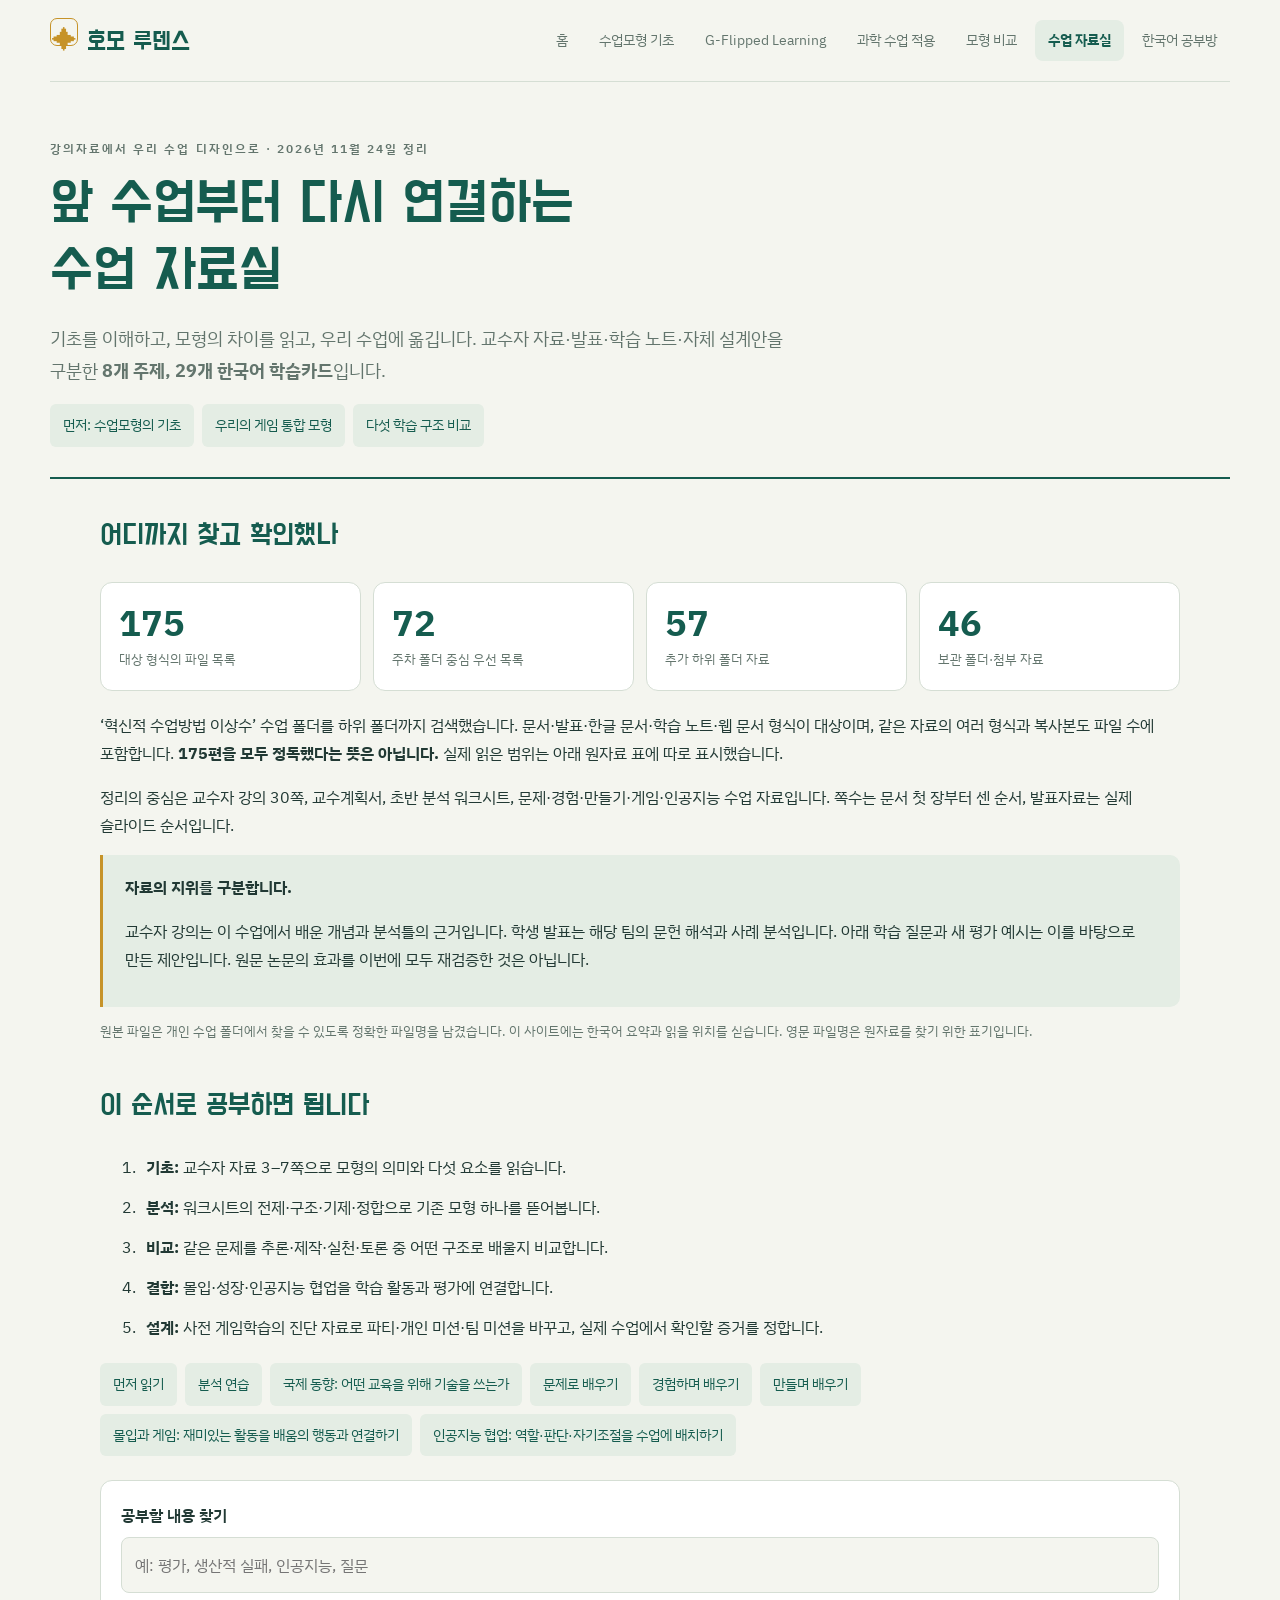
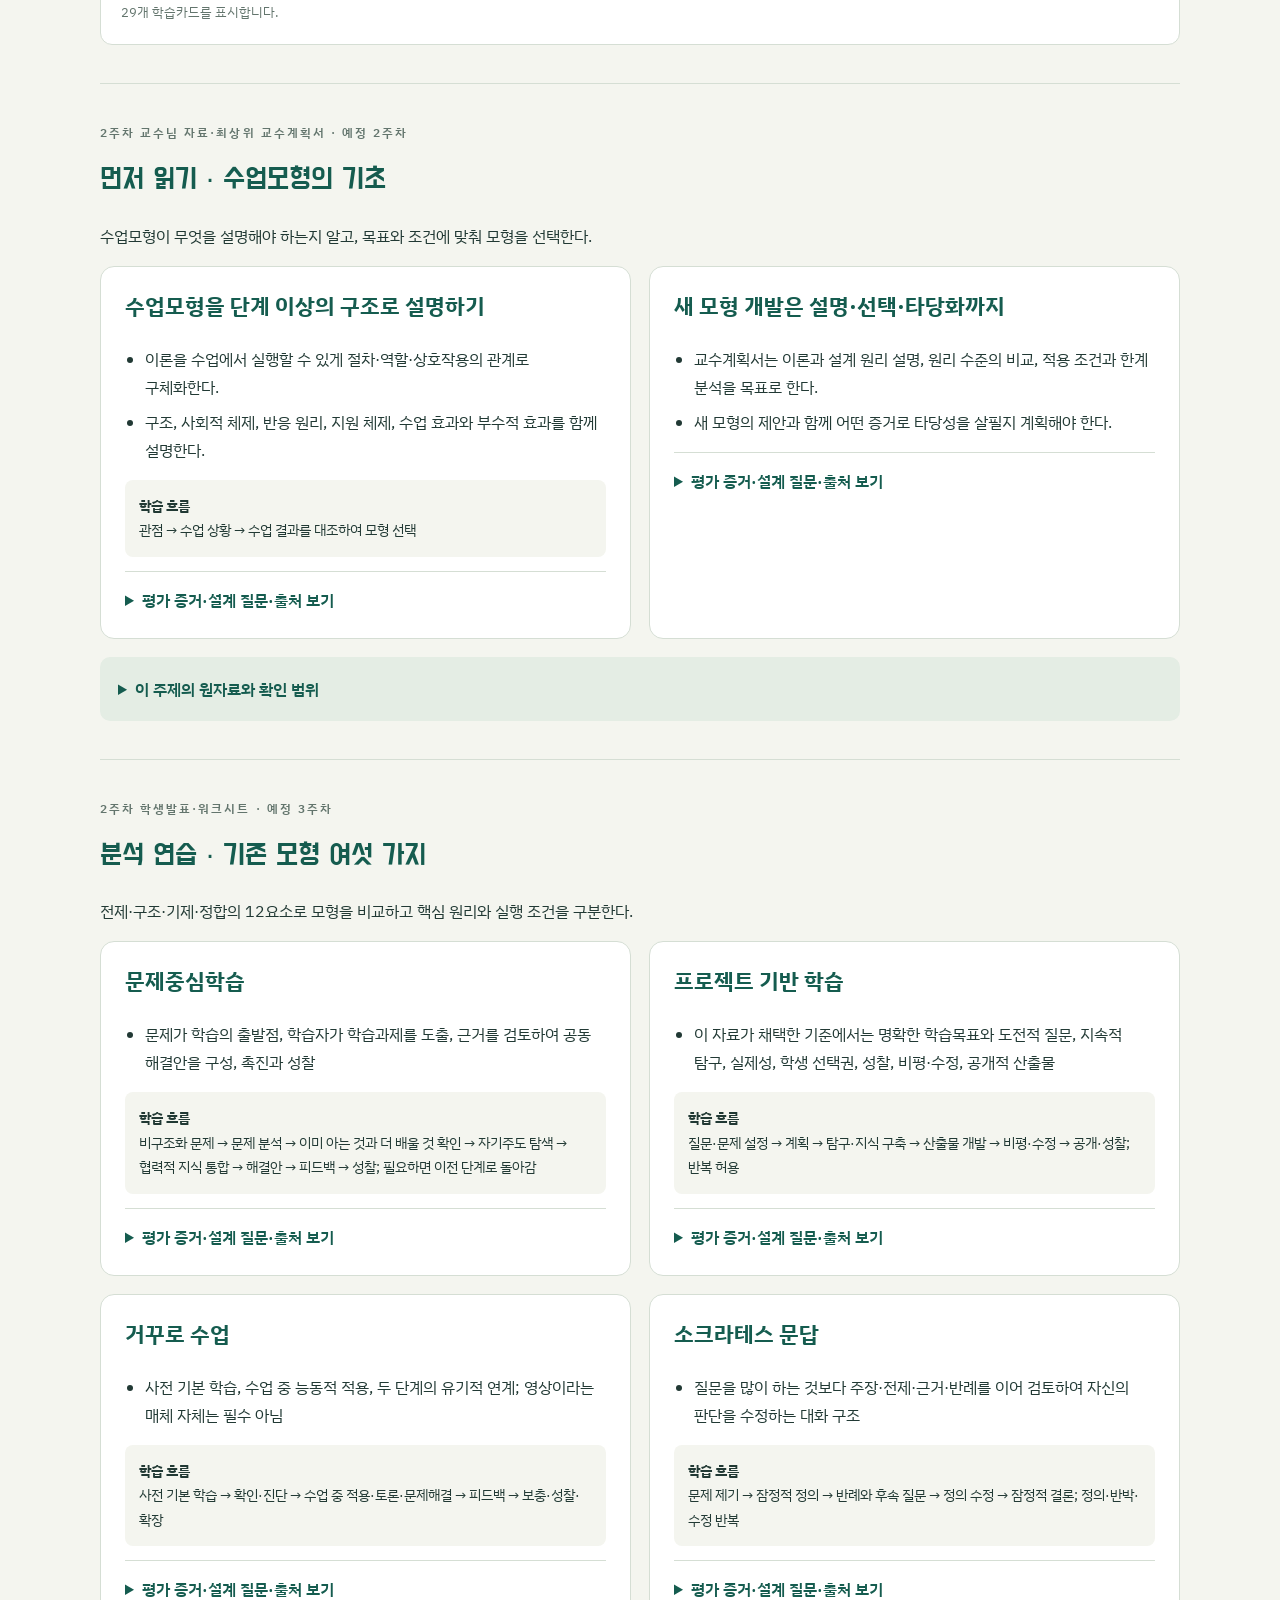
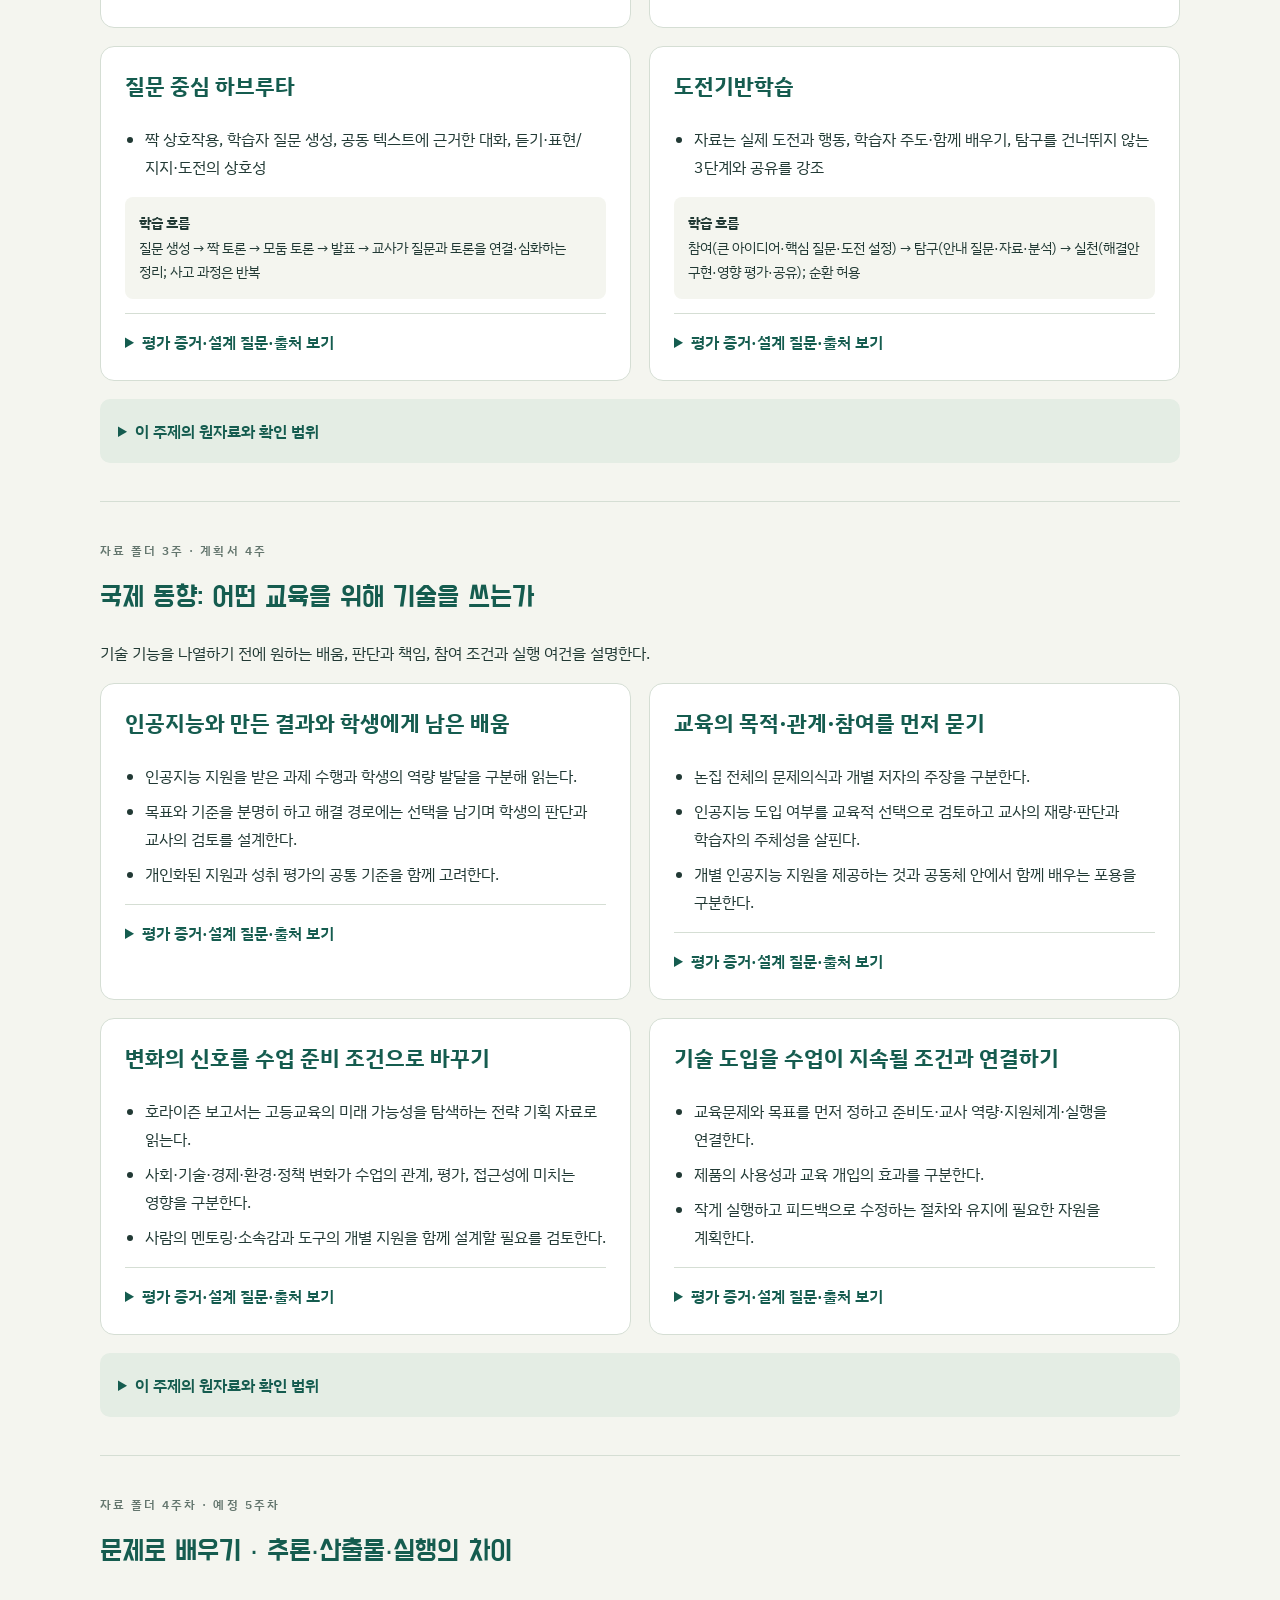
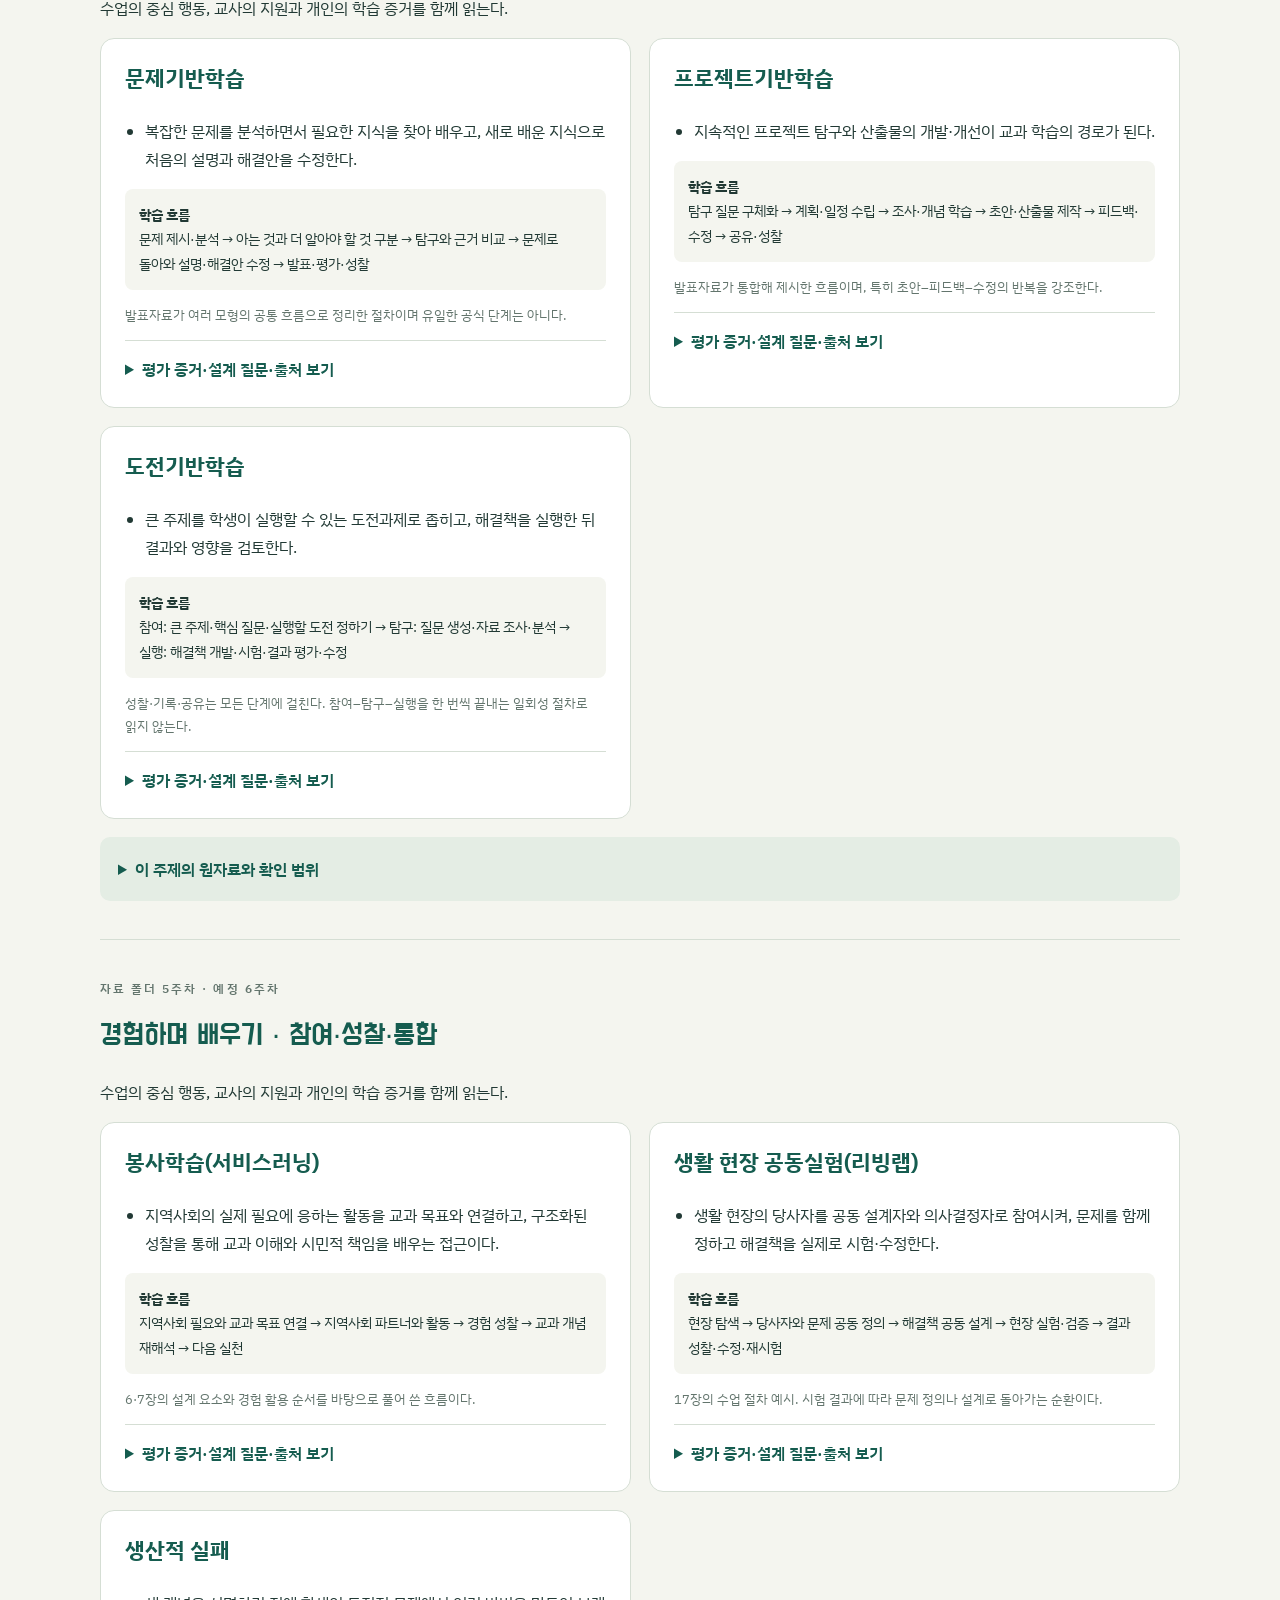
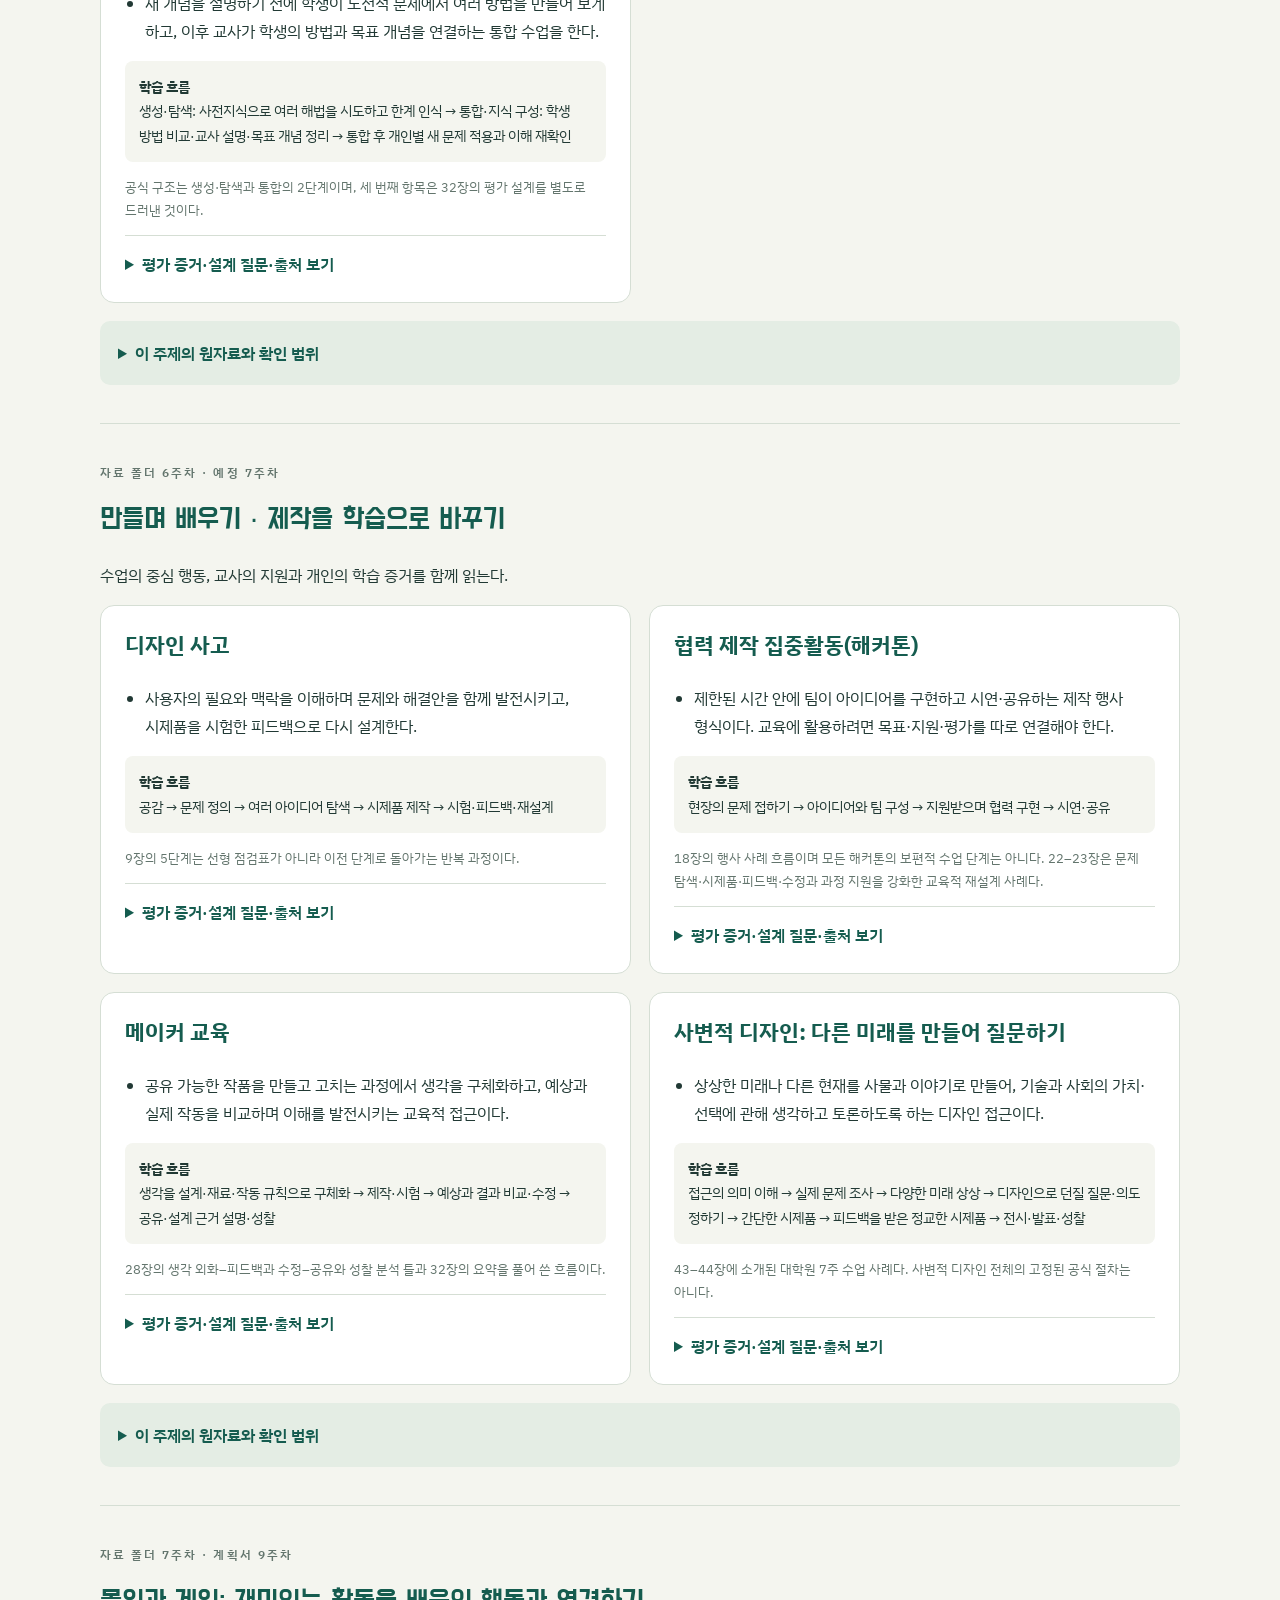
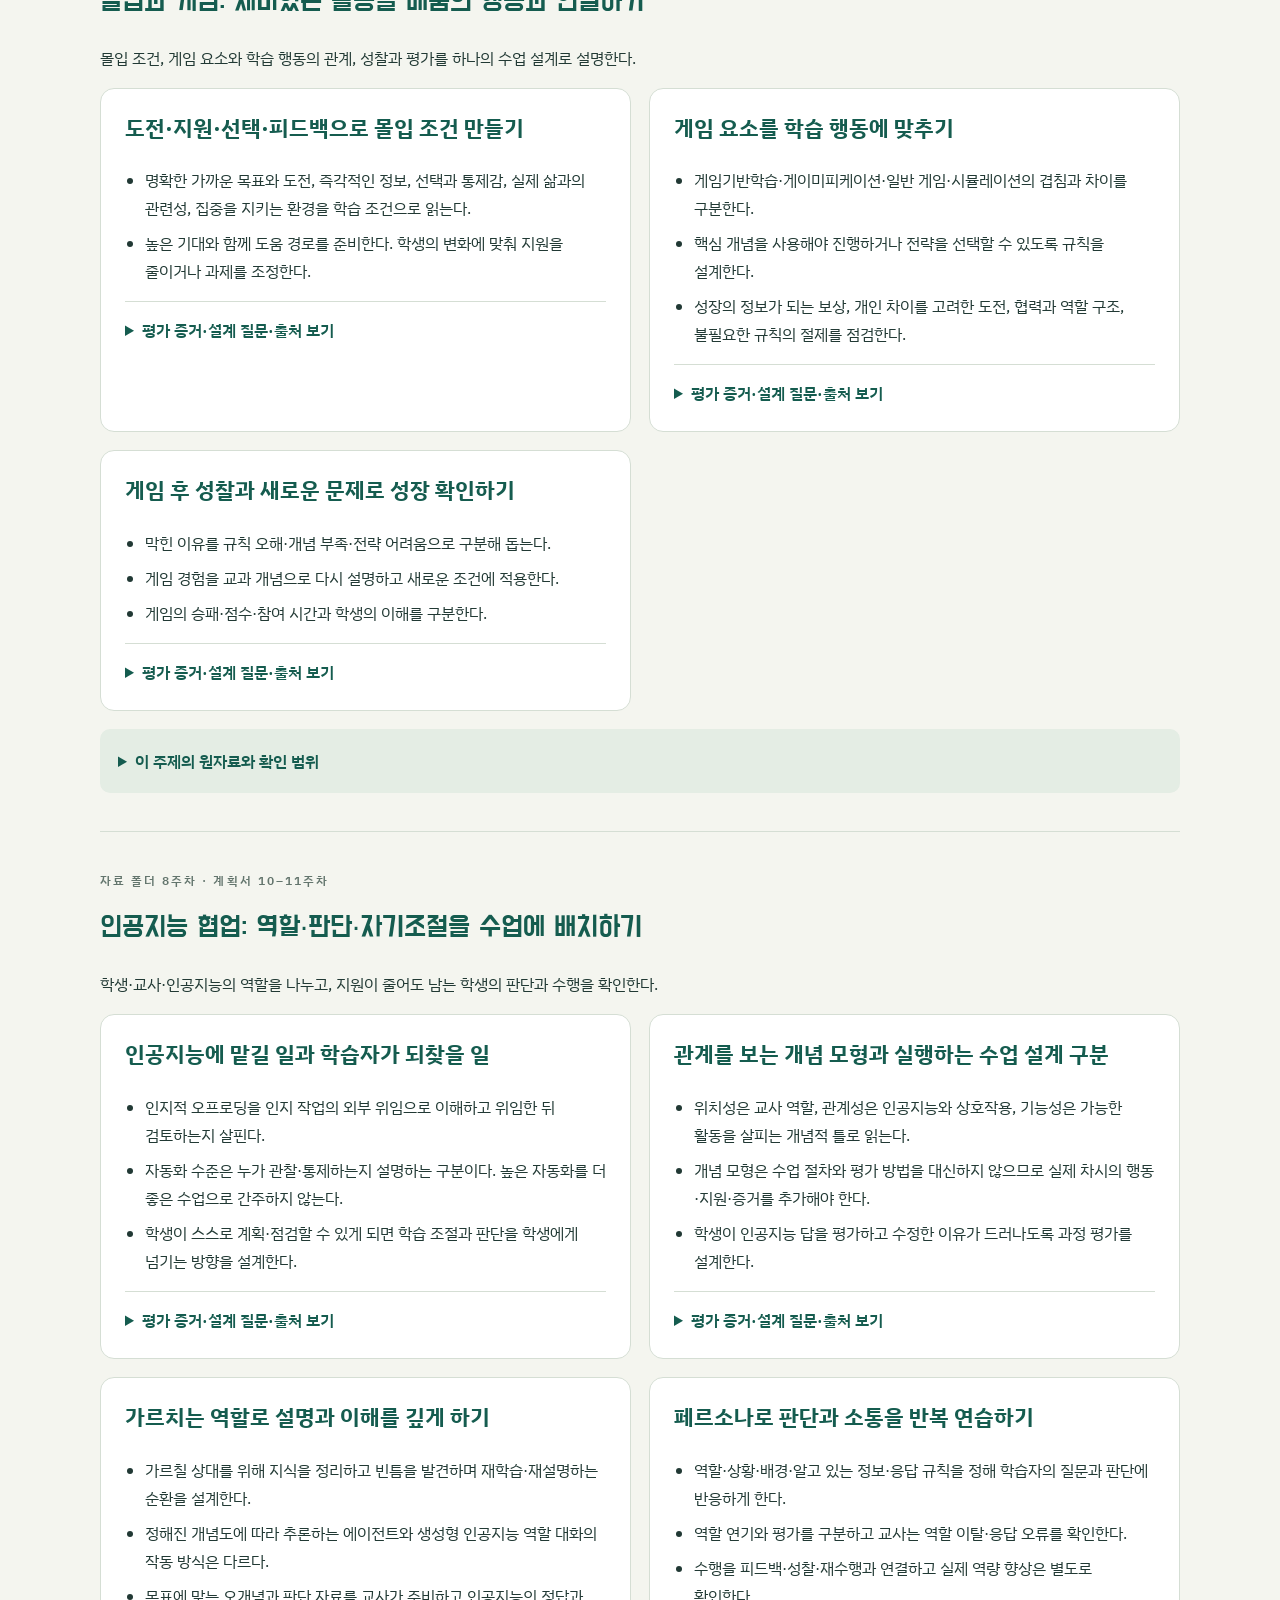
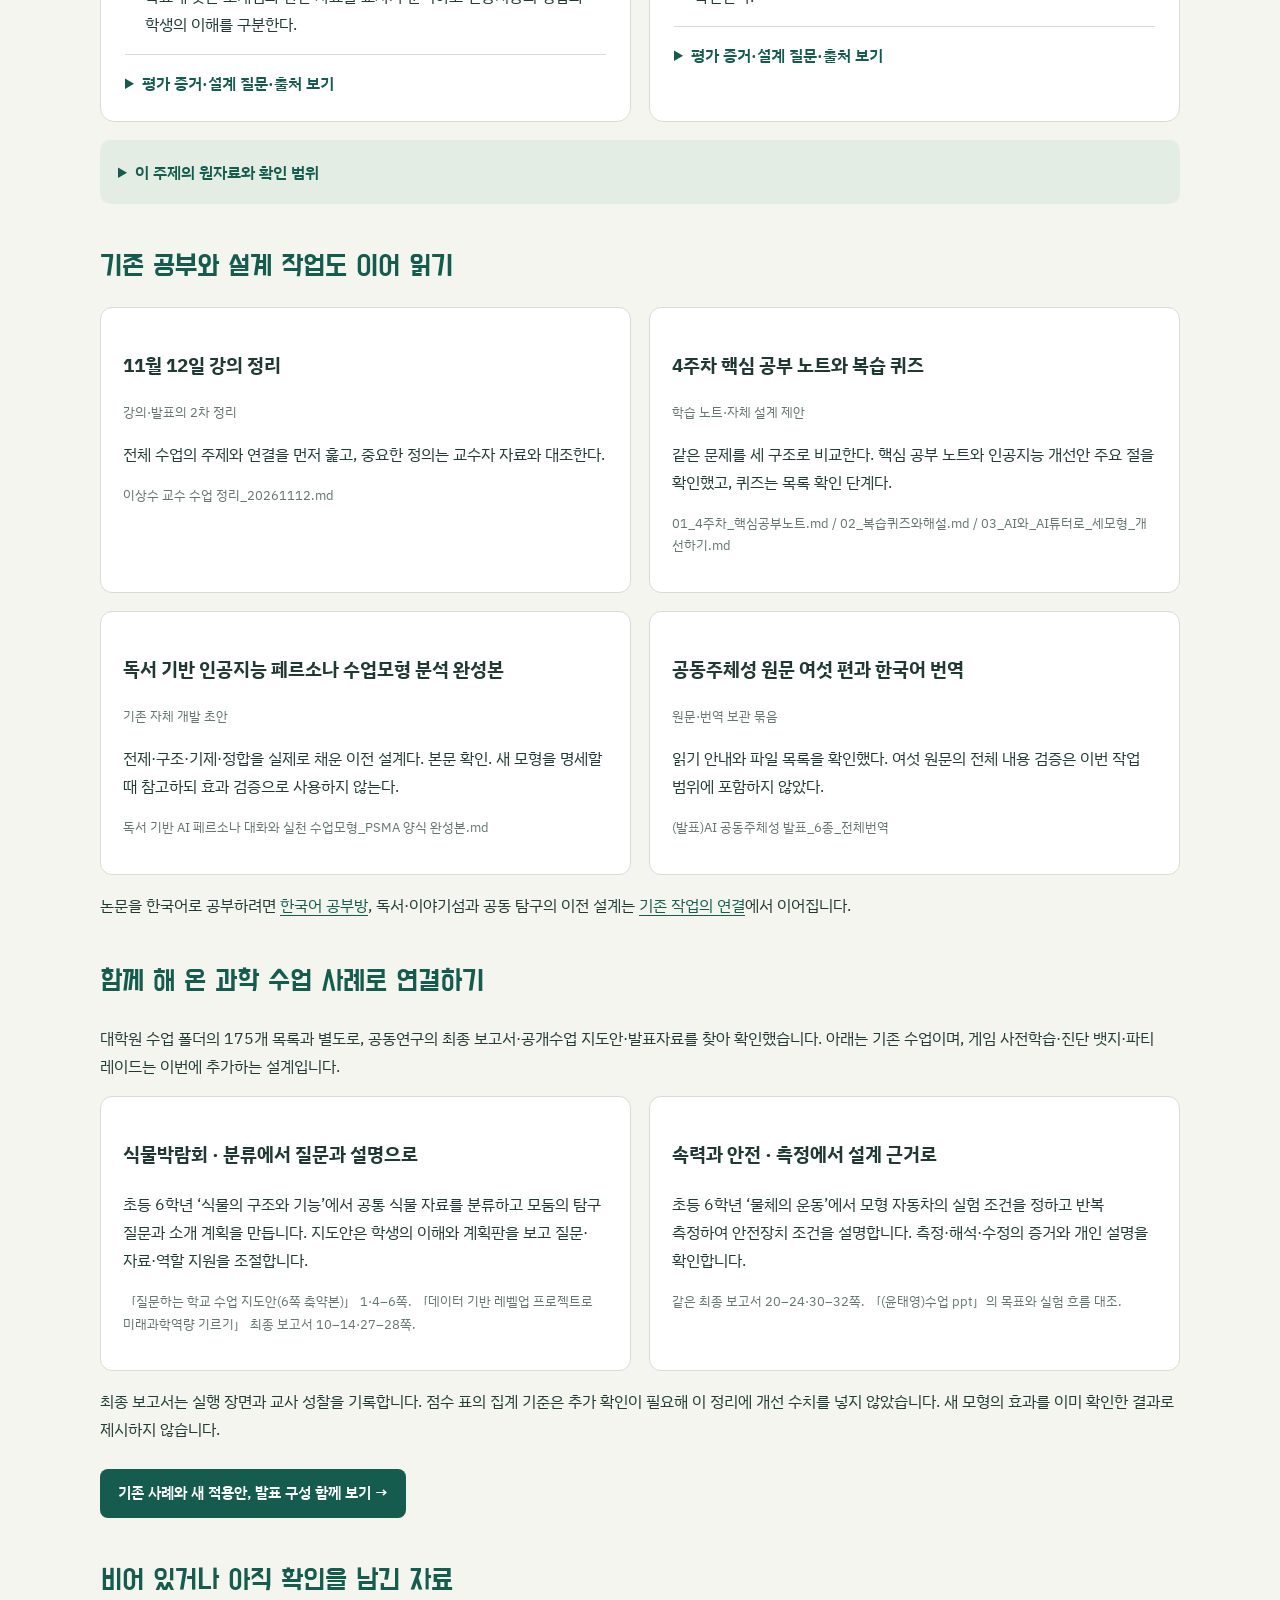
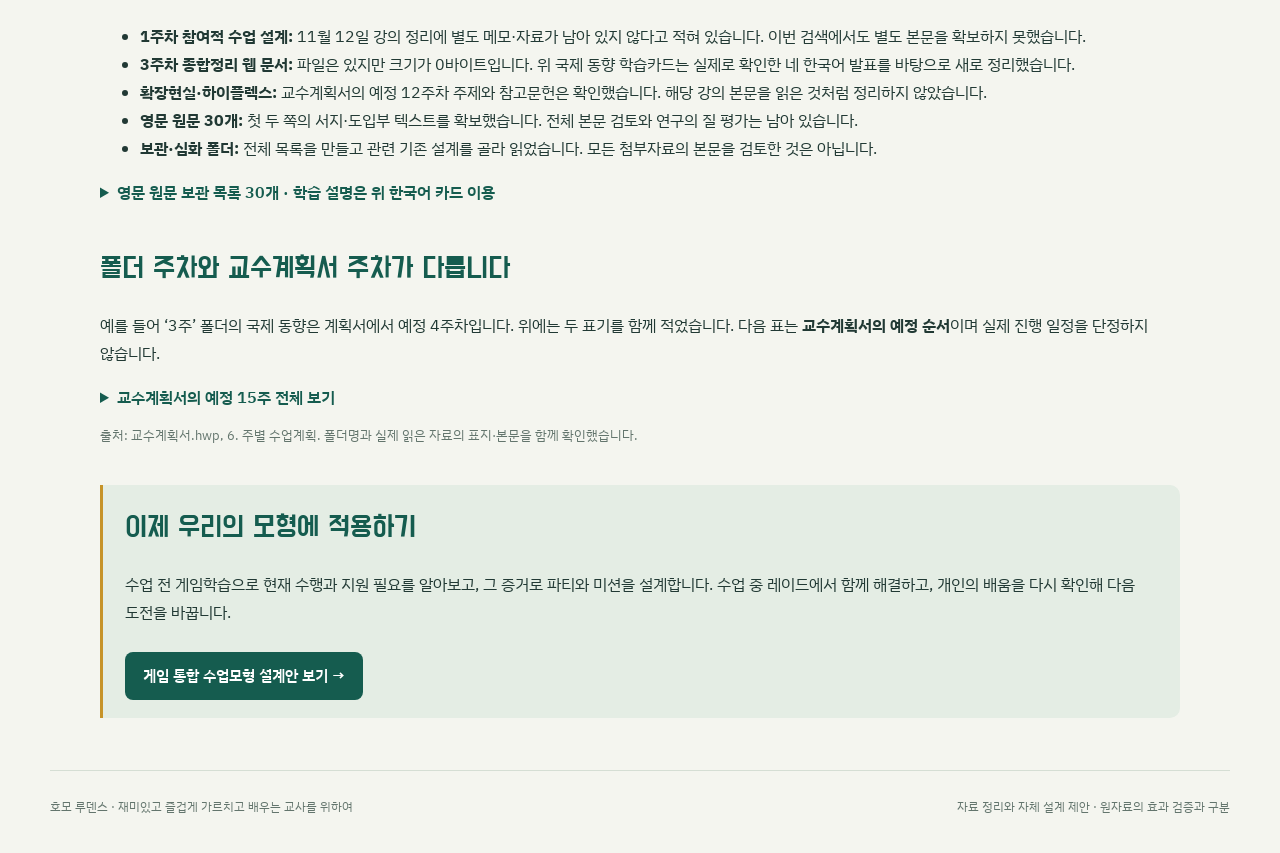
<file: course-materials.html>
<!doctype html><html lang="ko"><head><meta charset="utf-8"><meta name="viewport" content="width=device-width,initial-scale=1"><meta name="description" content="교수자 강의와 수강생 발표, 워크시트를 바탕으로 수업모형의 기초부터 게임·인공지능 협업까지 읽는 한국어 수업 자료실"><title>수업 자료실 · 호모 루덴스</title><link rel="stylesheet" href="./assets/lab.css"><link rel="stylesheet" href="./assets/course-materials.css"></head><body><a class="skip-link" href="#main">본문으로 건너뛰기</a><div class="shell"><header class="masthead"><a class="brand" href="./index.html"><span class="brand-mark" aria-hidden="true">✦</span>호모 루덴스</a><nav class="site-nav" aria-label="주 메뉴"><a href="./index.html">홈</a><a href="./teaching-foundations.html">수업모형 기초</a><a href="./g-flipped-learning.html">G-Flipped Learning</a><a href="./science-g-flipped.html">과학 수업 적용</a><a href="./teaching-models.html">모형 비교</a><a href="./course-materials.html" aria-current="page">수업 자료실</a><a href="./korean-study.html">한국어 공부방</a></nav></header><main id="main"><header class="page-hero"><p class="eyebrow">강의자료에서 우리 수업 디자인으로 · 2026년 11월 24일 정리</p><h1>앞 수업부터 다시 연결하는<br>수업 자료실</h1><p class="lede">기초를 이해하고, 모형의 차이를 읽고, 우리 수업에 옮깁니다. 교수자 자료·발표·학습 노트·자체 설계안을 구분한 <strong>8개 주제, 29개 한국어 학습카드</strong>입니다.</p><div class="lesson-links"><a href="./teaching-foundations.html">먼저: 수업모형의 기초</a><a href="./g-flipped-learning.html">우리의 게임 통합 모형</a><a href="./teaching-models.html">다섯 학습 구조 비교</a></div></header>
<div class="page-body cg-body"><section id="scope"><h2>어디까지 찾고 확인했나</h2><div class="cg-stats"><div><strong>175</strong><span>대상 형식의 파일 목록</span></div><div><strong>72</strong><span>주차 폴더 중심 우선 목록</span></div><div><strong>57</strong><span>추가 하위 폴더 자료</span></div><div><strong>46</strong><span>보관 폴더·첨부 자료</span></div></div><p>‘혁신적 수업방법 이상수’ 수업 폴더를 하위 폴더까지 검색했습니다. 문서·발표·한글 문서·학습 노트·웹 문서 형식이 대상이며, 같은 자료의 여러 형식과 복사본도 파일 수에 포함합니다. <strong>175편을 모두 정독했다는 뜻은 아닙니다.</strong> 실제 읽은 범위는 아래 원자료 표에 따로 표시했습니다.</p><p>정리의 중심은 교수자 강의 30쪽, 교수계획서, 초반 분석 워크시트, 문제·경험·만들기·게임·인공지능 수업 자료입니다. 쪽수는 문서 첫 장부터 센 순서, 발표자료는 실제 슬라이드 순서입니다.</p><div class="callout"><strong>자료의 지위를 구분합니다.</strong><p>교수자 강의는 이 수업에서 배운 개념과 분석틀의 근거입니다. 학생 발표는 해당 팀의 문헌 해석과 사례 분석입니다. 아래 학습 질문과 새 평가 예시는 이를 바탕으로 만든 제안입니다. 원문 논문의 효과를 이번에 모두 재검증한 것은 아닙니다.</p></div><p class="note">원본 파일은 개인 수업 폴더에서 찾을 수 있도록 정확한 파일명을 남겼습니다. 이 사이트에는 한국어 요약과 읽을 위치를 싣습니다. 영문 파일명은 원자료를 찾기 위한 표기입니다.</p></section>
<section id="route"><h2>이 순서로 공부하면 됩니다</h2><ol class="cg-route"><li><strong>기초:</strong> 교수자 자료 3–7쪽으로 모형의 의미와 다섯 요소를 읽습니다.</li><li><strong>분석:</strong> 워크시트의 전제·구조·기제·정합으로 기존 모형 하나를 뜯어봅니다.</li><li><strong>비교:</strong> 같은 문제를 추론·제작·실천·토론 중 어떤 구조로 배울지 비교합니다.</li><li><strong>결합:</strong> 몰입·성장·인공지능 협업을 학습 활동과 평가에 연결합니다.</li><li><strong>설계:</strong> 사전 게임학습의 진단 자료로 파티·개인 미션·팀 미션을 바꾸고, 실제 수업에서 확인할 증거를 정합니다.</li></ol><nav class="lesson-links" aria-label="자료 주제 바로가기"><a href="#basics">먼저 읽기</a><a href="#analysis">분석 연습</a><a href="#international">국제 동향: 어떤 교육을 위해 기술을 쓰는가</a><a href="#week4">문제로 배우기</a><a href="#week5">경험하며 배우기</a><a href="#week6">만들며 배우기</a><a href="#flow_game">몰입과 게임: 재미있는 활동을 배움의 행동과 연결하기</a><a href="#ai_collaboration">인공지능 협업: 역할·판단·자기조절을 수업에 배치하기</a></nav><div id="course-filter" hidden><label for="course-search">공부할 내용 찾기</label><input id="course-search" type="search" placeholder="예: 평가, 생산적 실패, 인공지능, 질문"><p id="course-search-status" role="status">29개 학습카드를 표시합니다.</p></div></section>
<section id="basics" class="cg-topic" data-study-topic><p class="eyebrow">2주차 교수님 자료·최상위 교수계획서 · 예정 2주차</p><h2>먼저 읽기 · 수업모형의 기초</h2><p>수업모형이 무엇을 설명해야 하는지 알고, 목표와 조건에 맞춰 모형을 선택한다.</p><div class="cg-cards"><article class="cg-card" data-study-card><h3>수업모형을 단계 이상의 구조로 설명하기</h3><ul><li>이론을 수업에서 실행할 수 있게 절차·역할·상호작용의 관계로 구체화한다.</li><li>구조, 사회적 체제, 반응 원리, 지원 체제, 수업 효과와 부수적 효과를 함께 설명한다.</li></ul><p class="cg-flow"><strong>학습 흐름</strong><br>관점 → 수업 상황 → 수업 결과를 대조하여 모형 선택</p><details><summary>평가 증거·설계 질문·출처 보기</summary><h4>배움을 확인할 증거</h4><ul><li>원하는 목표·활동·평가 증거의 연결표</li><li>학생·내용·환경·제약과 필요한 지원의 명세</li></ul><h4>수업 디자인 질문 · 자료를 바탕으로 만든 질문</h4><ul><li>우리 모형에서 학생은 어떤 사고를 하고, 교사는 어떤 상황에서 어떻게 개입하는가?</li></ul><p class="callout">다섯 구성요소는 교수자 자료에 소개된 모형 기술 틀이다. 구성표를 완성했다고 효과가 입증되는 것은 아니다.</p><div class="source"><strong>읽을 곳</strong><ul><li>교수자 자료 3–7·12·19–28쪽</li></ul></div></details></article><article class="cg-card" data-study-card><h3>새 모형 개발은 설명·선택·타당화까지</h3><ul><li>교수계획서는 이론과 설계 원리 설명, 원리 수준의 비교, 적용 조건과 한계 분석을 목표로 한다.</li><li>새 모형의 제안과 함께 어떤 증거로 타당성을 살필지 계획해야 한다.</li></ul><details><summary>평가 증거·설계 질문·출처 보기</summary><h4>배움을 확인할 증거</h4><ul><li>핵심 원리와 적용 경계</li><li>수업 실행 기록 및 학습 변화를 확인할 계획</li></ul><h4>수업 디자인 질문 · 자료를 바탕으로 만든 질문</h4><ul><li>이름과 소재를 빼도 우리 모형만의 학습 원리가 남는가?</li></ul><p class="callout">수업 디자인의 쉬운 정의는 여러 자료를 연결해 재구성했다. 교수자 원문의 단일 정의로 인용하지 않는다.</p><div class="source"><strong>읽을 곳</strong><ul><li>교수계획서 1. 수업목표</li><li>수업모형 기초 페이지의 개념 구분</li></ul></div></details></article></div><details class="cg-sources"><summary>이 주제의 원자료와 확인 범위</summary><div class="table-wrap"><table><thead><tr><th>찾을 파일명</th><th>자료 성격</th><th>실제로 확인한 범위·읽을 위치</th></tr></thead><tbody><tr><th scope="row"><code>수업모형의_의미와_선정전략(이상수).pdf</code></th><td>교수자 강의자료</td><td>전체 30쪽 텍스트와 주요 도표 확인<br><span class="note">3–7쪽 정의·구성 / 12·28쪽 선정 순서 / 17–23쪽 지원·상황 / 24–27쪽 결과</span></td></tr><tr><th scope="row"><code>교수계획서.hwp</code></th><td>교수계획서</td><td>수업목표·방법·과제·평가·주별 계획 확인<br><span class="note">1. 수업목표 / 6. 주별 수업계획</span></td></tr></tbody></table></div></details></section><section id="analysis" class="cg-topic" data-study-topic><p class="eyebrow">2주차 학생발표·워크시트 · 예정 3주차</p><h2>분석 연습 · 기존 모형 여섯 가지</h2><p>전제·구조·기제·정합의 12요소로 모형을 비교하고 핵심 원리와 실행 조건을 구분한다.</p><div class="cg-cards"><article class="cg-card" data-study-card><h3>문제중심학습</h3><ul><li>문제가 학습의 출발점, 학습자가 학습과제를 도출, 근거를 검토하여 공동 해결안을 구성, 촉진과 성찰</li></ul><p class="cg-flow"><strong>학습 흐름</strong><br>비구조화 문제 → 문제 분석 → 이미 아는 것과 더 배울 것 확인 → 자기주도 탐색 → 협력적 지식 통합 → 해결안 → 피드백 → 성찰; 필요하면 이전 단계로 돌아감</p><details><summary>평가 증거·설계 질문·출처 보기</summary><h4>배움을 확인할 증거</h4><ul><li>문제 정의·근거·해결안의 실현 가능성, 탐색 계획·자료선정 근거, 기여와 성찰을 구별하여 평가</li></ul><h4>수업 디자인 질문 · 자료를 바탕으로 만든 질문</h4><ul><li>이 모형에서 반드시 남길 학습 행동과 평가 증거는 무엇인가?</li></ul><p class="callout">초보자의 사전지식과 비계, 문제의 질, 탐색 시간, 집단 참여, 교사 촉진 역량, 목표와 평가의 정렬 </p><div class="source"><strong>읽을 곳</strong><ul><li>PBL 수업모형 분석 과제 워크시트.hwp · 분석 모형 설명; 첫째 부분 12-a·b; 둘째 부분</li></ul></div></details></article><article class="cg-card" data-study-card><h3>프로젝트 기반 학습</h3><ul><li>이 자료가 채택한 기준에서는 명확한 학습목표와 도전적 질문, 지속적 탐구, 실제성, 학생 선택권, 성찰, 비평·수정, 공개적 산출물</li></ul><p class="cg-flow"><strong>학습 흐름</strong><br>질문·문제 설정 → 계획 → 탐구·지식 구축 → 산출물 개발 → 비평·수정 → 공개·성찰; 반복 허용</p><details><summary>평가 증거·설계 질문·출처 보기</summary><h4>배움을 확인할 증거</h4><ul><li>산출물과 함께 과정 관찰, 개인·집단, 자기·동료 평가, 성찰과 루브릭</li></ul><h4>수업 디자인 질문 · 자료를 바탕으로 만든 질문</h4><ul><li>이 모형에서 반드시 남길 학습 행동과 평가 증거는 무엇인가?</li></ul><p class="callout">교사의 설계·관리·비계 역량은 7개 설계 요소와 별개인 실행 조건; 충분한 시간과 학교 지원 필요 </p><div class="source"><strong>읽을 곳</strong><ul><li>PjBL 수업모형 분석 과제 워크시트.hwpx · 첫째 부분 4, 12-a·b; 둘째 부분</li><li>PjBL_발표자료.pptx · 슬라이드 10~12</li><li>PjBL수업모형 분석 과제 워크시트.pdf · 문서 10~12쪽</li></ul></div></details></article><article class="cg-card" data-study-card><h3>거꾸로 수업</h3><ul><li>사전 기본 학습, 수업 중 능동적 적용, 두 단계의 유기적 연계; 영상이라는 매체 자체는 필수 아님</li></ul><p class="cg-flow"><strong>학습 흐름</strong><br>사전 기본 학습 → 확인·진단 → 수업 중 적용·토론·문제해결 → 피드백 → 보충·성찰·확장</p><details><summary>평가 증거·설계 질문·출처 보기</summary><h4>배움을 확인할 증거</h4><ul><li>사전학습 확인을 진단과 후속 지원에 활용하고, 지식을 적용하며 자신의 이해를 설명할 수 있는지 확인</li></ul><h4>수업 디자인 질문 · 자료를 바탕으로 만든 질문</h4><ul><li>이 모형에서 반드시 남길 학습 행동과 평가 증거는 무엇인가?</li></ul><p class="callout">사전학습 접근성과 이행, 자기조절, 준비도 차이, 교사 진단·설계 역량과 시간, 학급 규모 </p><div class="source"><strong>읽을 곳</strong><ul><li>거꾸로_수업_모형분석_발표자료.pdf · 문서 5~8쪽, 11~13쪽</li></ul></div></details></article><article class="cg-card" data-study-card><h3>소크라테스 문답</h3><ul><li>질문을 많이 하는 것보다 주장·전제·근거·반례를 이어 검토하여 자신의 판단을 수정하는 대화 구조</li></ul><p class="cg-flow"><strong>학습 흐름</strong><br>문제 제기 → 잠정적 정의 → 반례와 후속 질문 → 정의 수정 → 잠정적 결론; 정의·반박·수정 반복</p><details><summary>평가 증거·설계 질문·출처 보기</summary><h4>배움을 확인할 증거</h4><ul><li>서술형 개념 설명, 주장–근거–추론, 반례 대응, 개념 변화 전후, 새로운 상황 적용, 성찰</li></ul><h4>수업 디자인 질문 · 자료를 바탕으로 만든 질문</h4><ul><li>이 모형에서 반드시 남길 학습 행동과 평가 증거는 무엇인가?</li></ul><p class="callout">교사의 후속 발문 역량, 충분한 시간, 안전한 발언 구조, 필요한 기초 설명·자료 지원 워크시트 Part 2의 ‘오직 질문으로만’은 발표자의 강한 해석이다. 같은 자료 12-b는 사전지식 부족 시 설명·자료·직접교수 병행을 명시하므로, 모든 수업에서 교사의 설명을 금지하는 보편 원칙으로 쓰지 말 것.</p><div class="source"><strong>읽을 곳</strong><ul><li>소크라테스 수업모형 분석 워크시트.pdf · 문서 6~8쪽, 12~16쪽</li><li>소크라테스 수업모형 분석 워크시트1.hwp · 첫째 부분 12-a·b; 둘째 부분</li></ul></div></details></article><article class="cg-card" data-study-card><h3>질문 중심 하브루타</h3><ul><li>짝 상호작용, 학습자 질문 생성, 공동 텍스트에 근거한 대화, 듣기·표현/지지·도전의 상호성</li></ul><p class="cg-flow"><strong>학습 흐름</strong><br>질문 생성 → 짝 토론 → 모둠 토론 → 발표 → 교사가 질문과 토론을 연결·심화하는 정리; 사고 과정은 반복</p><details><summary>평가 증거·설계 질문·출처 보기</summary><h4>배움을 확인할 증거</h4><ul><li>워크시트는 기본 절차의 명시적 평가 기준 부족을 지적. 교사의 정리 대화가 이해 확인과 후속 조정으로 이어지면 형성평가 기능 가능</li></ul><h4>수업 디자인 질문 · 자료를 바탕으로 만든 질문</h4><ul><li>이 모형에서 반드시 남길 학습 행동과 평가 증거는 무엇인가?</li></ul><p class="callout">텍스트 이해, 질문·언어 표현 경험, 파트너 참여, 대화 규범, 관찰 가능한 규모와 시간 쉬우르를 포함한 5단계는 이 워크시트가 분석한 질문 중심 변형이다. 모든 하브루타 방식의 유일한 절차로 일반화하지 말 것.</p><div class="source"><strong>읽을 곳</strong><ul><li>하브루타 수업모형 분석 워크시트.hwp · 첫째 부분 4~5, 12-a·b; 둘째 부분</li></ul></div></details></article><article class="cg-card" data-study-card><h3>도전기반학습</h3><ul><li>자료는 실제 도전과 행동, 학습자 주도·함께 배우기, 탐구를 건너뛰지 않는 3단계와 공유를 강조</li></ul><p class="cg-flow"><strong>학습 흐름</strong><br>참여(큰 아이디어·핵심 질문·도전 설정) → 탐구(안내 질문·자료·분석) → 실천(해결안 구현·영향 평가·공유); 순환 허용</p><details><summary>평가 증거·설계 질문·출처 보기</summary><h4>배움을 확인할 증거</h4><ul><li>교과 개념과 역량 목표에 맞춘 과정 포트폴리오, 산출물, 다차원 수행평가; 실행 영향 확인</li></ul><h4>수업 디자인 질문 · 자료를 바탕으로 만든 질문</h4><ul><li>이 모형에서 반드시 남길 학습 행동과 평가 증거는 무엇인가?</li></ul><p class="callout">시간표, 역할 불균형, 기술·매체 작업 부담, 교사 부담과 기존 시험·평가 제약 발표자의 모형 분석이다. 공식 모형 정의나 독립적인 효과 검증으로 간주하지 말 것.</p><div class="source"><strong>읽을 곳</strong><ul><li>CBL_PSMA_Analysis_(2).pdf · 문서 3~6쪽, 8~11쪽</li></ul></div></details></article></div><details class="cg-sources"><summary>이 주제의 원자료와 확인 범위</summary><div class="table-wrap"><table><thead><tr><th>찾을 파일명</th><th>자료 성격</th><th>실제로 확인한 범위·읽을 위치</th></tr></thead><tbody><tr><th scope="row"><code>PBL 수업모형 분석 과제 워크시트.hwp</code></th><td>학생 분석 워크시트</td><td>분석 본문 확인<br><span class="note">분석 모형 설명; 첫째 부분 12-a·b; 둘째 부분</span></td></tr><tr><th scope="row"><code>PjBL 수업모형 분석 과제 워크시트.hwpx</code></th><td>학생 분석 워크시트·발표</td><td>분석 본문 확인<br><span class="note">첫째 부분 4, 12-a·b; 둘째 부분</span></td></tr><tr><th scope="row"><code>PjBL_발표자료.pptx</code></th><td>학생 분석 워크시트·발표</td><td>분석 본문 확인<br><span class="note">슬라이드 10~12</span></td></tr><tr><th scope="row"><code>PjBL수업모형 분석 과제 워크시트.pdf</code></th><td>학생 분석 워크시트·발표</td><td>분석 본문 확인<br><span class="note">문서 10~12쪽</span></td></tr><tr><th scope="row"><code>거꾸로_수업_모형분석_발표자료.pdf</code></th><td>학생 발표·워크시트</td><td>분석 본문 확인<br><span class="note">문서 5~8쪽, 11~13쪽</span></td></tr><tr><th scope="row"><code>소크라테스 수업모형 분석 워크시트.pdf</code></th><td>학생 발표·워크시트</td><td>분석 본문 확인<br><span class="note">문서 6~8쪽, 12~16쪽</span></td></tr><tr><th scope="row"><code>소크라테스 수업모형 분석 워크시트1.hwp</code></th><td>학생 발표·워크시트</td><td>분석 본문 확인<br><span class="note">첫째 부분 12-a·b; 둘째 부분</span></td></tr><tr><th scope="row"><code>하브루타 수업모형 분석 워크시트.hwp</code></th><td>학생 분석 워크시트</td><td>분석 본문 확인<br><span class="note">첫째 부분 4~5, 12-a·b; 둘째 부분</span></td></tr><tr><th scope="row"><code>CBL_PSMA_Analysis_(2).pdf</code></th><td>학생 발표; 이미지 PDF를 시각적으로 읽음</td><td>분석 본문 확인; 이미지 전용 도전기반 자료는 12쪽 시각 확인<br><span class="note">문서 3~6쪽, 8~11쪽</span></td></tr></tbody></table></div></details></section><section id="international" class="cg-topic" data-study-topic><p class="eyebrow">자료 폴더 3주 · 계획서 4주</p><h2>국제 동향: 어떤 교육을 위해 기술을 쓰는가</h2><p>기술 기능을 나열하기 전에 원하는 배움, 판단과 책임, 참여 조건과 실행 여건을 설명한다.</p><div class="cg-cards"><article class="cg-card" data-study-card><h3>인공지능와 만든 결과와 학생에게 남은 배움</h3><ul><li>인공지능 지원을 받은 과제 수행과 학생의 역량 발달을 구분해 읽는다.</li><li>목표와 기준을 분명히 하고 해결 경로에는 선택을 남기며 학생의 판단과 교사의 검토를 설계한다.</li><li>개인화된 지원과 성취 평가의 공통 기준을 함께 고려한다.</li></ul><details><summary>평가 증거·설계 질문·출처 보기</summary><h4>배움을 확인할 증거</h4><ul><li>결과물과 학습 과정, 학생에게 남은 역량을 함께 확인한다(3쪽).</li></ul><h4>우리 수업에서 추가로 확인할 증거 · 설계 제안</h4><ul><li>인공지능 사용 전 설명, 인공지능 제안을 채택·수정·기각한 이유, 지원 없이 푸는 새 과제를 나란히 남긴다.</li></ul><h4>수업 디자인 질문 · 자료를 바탕으로 만든 질문</h4><ul><li>학생이 인공지능 없이도 설명해야 할 핵심은 무엇인가?</li><li>인공지능는 힌트·반론·자료 제안 중 무엇을 맡고, 교사는 언제 다시 판단하는가?</li></ul><p class="callout">발표에 있는 효과 수치와 도구별 성능은 이번 정리에서 원문 검증하지 않아 근거 수치로 재인용하지 않는다.</p><div class="source"><strong>읽을 곳</strong><ul><li>OECD 발표본.pptx · 2–7, 9, 12–13</li></ul></div></details></article><article class="cg-card" data-study-card><h3>교육의 목적·관계·참여를 먼저 묻기</h3><ul><li>논집 전체의 문제의식과 개별 저자의 주장을 구분한다.</li><li>인공지능 도입 여부를 교육적 선택으로 검토하고 교사의 재량·판단과 학습자의 주체성을 살핀다.</li><li>개별 인공지능 지원을 제공하는 것과 공동체 안에서 함께 배우는 포용을 구분한다.</li></ul><details><summary>평가 증거·설계 질문·출처 보기</summary><h4>배움을 확인할 증거</h4><ul><li>개별 지원과 공동체 참여를 함께 평가한다(9쪽).</li></ul><h4>우리 수업에서 추가로 확인할 증거 · 설계 제안</h4><ul><li>모둠에서 각 학생이 기여한 판단과 도움 요청, 자료 접근의 어려움, 제외된 관점을 반영해 고친 기록을 남긴다.</li></ul><h4>수업 디자인 질문 · 자료를 바탕으로 만든 질문</h4><ul><li>누구의 경험과 언어를 과제의 기준으로 삼는가?</li><li>개별 지원을 받는 학생도 친구와 협력하고 기여할 자리가 있는가?</li><li>교사와 학생은 인공지능의 제안을 멈추거나 거절할 수 있는가?</li></ul><p class="callout">21편 논집은 단일 정책 권고문이 아니다. 특정 저자의 인공지능관을 보편적으로 확정된 사실로 소개하지 않는다.</p><div class="source"><strong>읽을 곳</strong><ul><li>UNESCO의_최근_AI_교육_논의로_읽는_교육의_방향과_쟁점(제출용).pptx · 3–10</li></ul></div></details></article><article class="cg-card" data-study-card><h3>변화의 신호를 수업 준비 조건으로 바꾸기</h3><ul><li>호라이즌 보고서는 고등교육의 미래 가능성을 탐색하는 전략 기획 자료로 읽는다.</li><li>사회·기술·경제·환경·정책 변화가 수업의 관계, 평가, 접근성에 미치는 영향을 구분한다.</li><li>사람의 멘토링·소속감과 도구의 개별 지원을 함께 설계할 필요를 검토한다.</li></ul><details><summary>평가 증거·설계 질문·출처 보기</summary><h4>배움을 확인할 증거</h4><ul><li>학생이 설명·적용·정당화할 수 있는 배움에 주목한다(14쪽).</li></ul><h4>우리 수업에서 추가로 확인할 증거 · 설계 제안</h4><ul><li>활동 접근 여부와 실제 참여의 차이, 학생의 설명·정당화, 인공지능 활용 범위를 선택한 이유를 확인한다.</li></ul><h4>수업 디자인 질문 · 자료를 바탕으로 만든 질문</h4><ul><li>우리 학생의 배움을 방해하는 것은 내용, 관계, 시간, 기기 중 무엇인가?</li><li>각 과제에서 허용하는 인공지능의 역할을 학생이 알 수 있게 어떻게 안내할 것인가?</li><li>실감형 기기가 없어도 같은 목표에 도달할 대체 경로가 있는가?</li></ul><p class="callout">전망·사례와 효과 입증은 다르다. 고등교육 사례를 초등학교에 그대로 일반화하지 않는다. 뉴스·정책·현재 서비스 정보는 확인 전 제시하지 않는다.</p><div class="source"><strong>읽을 곳</strong><ul><li>2026 EDUCAUSE 호라이즌 보고서 — .pptx · 2–8, 13–14</li></ul></div></details></article><article class="cg-card" data-study-card><h3>기술 도입을 수업이 지속될 조건과 연결하기</h3><ul><li>교육문제와 목표를 먼저 정하고 준비도·교사 역량·지원체계·실행을 연결한다.</li><li>제품의 사용성과 교육 개입의 효과를 구분한다.</li><li>작게 실행하고 피드백으로 수정하는 절차와 유지에 필요한 자원을 계획한다.</li></ul><details><summary>평가 증거·설계 질문·출처 보기</summary><h4>배움을 확인할 증거</h4><ul><li>과정 평가와 영향 평가, 제품 평가와 교육 개입 효과 평가를 구분한다(16쪽).</li></ul><h4>우리 수업에서 추가로 확인할 증거 · 설계 제안</h4><ul><li>학생의 학습 증거와 별도로 준비·운영 시간, 접근 격차, 오류·중단, 교사 수정 기록을 모은다.</li></ul><h4>수업 디자인 질문 · 자료를 바탕으로 만든 질문</h4><ul><li>기기 수보다 어떤 학습문제를 해결했는지 말할 수 있는가?</li><li>준비 시간·교사 지원·기술이 중단된 경우의 대안은 있는가?</li><li>시범 수업에서 무엇을 보고 확대·수정·중단을 결정할 것인가?</li></ul><p class="callout">국가·교육시스템 수준 보고서의 한국 적용 부분은 발표자의 해석이다. 거시 정책 틀만으로 교실 수업 순서가 자동 결정되지는 않는다.</p><div class="source"><strong>읽을 곳</strong><ul><li>WorldBank_국제동향_발표자료_2026.09.21..pptx · 10–12, 16–22, 24–28</li></ul></div></details></article></div><details class="cg-sources"><summary>이 주제의 원자료와 확인 범위</summary><div class="table-wrap"><table><thead><tr><th>찾을 파일명</th><th>자료 성격</th><th>실제로 확인한 범위·읽을 위치</th></tr></thead><tbody><tr><th scope="row"><code>OECD 발표본.pptx</code></th><td>수강생 한국어 발표자료</td><td>슬라이드 1–13 추출 텍스트 확인<br><span class="note">발표자료를 확인했으며 원문 보고서와 연구 수치는 이번에 대조하지 않음.</span></td></tr><tr><th scope="row"><code>UNESCO의_최근_AI_교육_논의로_읽는_교육의_방향과_쟁점(제출용).pptx</code></th><td>수강생 한국어 발표자료</td><td>슬라이드 1–11 추출 텍스트 확인<br><span class="note">21편 논집의 다양한 저자 관점을 재구성한 발표. 모든 문장을 유네스코의 단일 권고로 제시하면 안 됨.</span></td></tr><tr><th scope="row"><code>2026 EDUCAUSE 호라이즌 보고서 — .pptx</code></th><td>수강생 한국어 발표자료</td><td>슬라이드 1–16 추출 텍스트 확인<br><span class="note">고등교육 전망 자료의 한국어 발표. 뉴스·수치·정책과 개별 사례의 현재 사실 여부는 재검증하지 않음.</span></td></tr><tr><th scope="row"><code>WorldBank_국제동향_발표자료_2026.09.21..pptx</code></th><td>수강생 한국어 발표자료</td><td>슬라이드 1–28 추출 텍스트 확인<br><span class="note">24–28쪽은 한국 적용과 발표자 해석이 포함됨. 보고서 원문과 수치는 이번에 대조하지 않음.</span></td></tr><tr><th scope="row"><code>3주차_AI교육_종합정리_현장적용.html</code></th><td>저자 미확인 종합 정리 파일</td><td>파일 크기·해시 확인<br><span class="note">0바이트로 내용이 없다. 내용 검토·완성 자료로 표시하지 않는다. 아래 통합 정리는 확인된 발표자료를 바탕으로 새로 작성한 것이다.</span></td></tr></tbody></table></div></details></section><section id="week4" class="cg-topic" data-study-topic><p class="eyebrow">자료 폴더 4주차 · 예정 5주차</p><h2>문제로 배우기 · 추론·산출물·실행의 차이</h2><p>수업의 중심 행동, 교사의 지원과 개인의 학습 증거를 함께 읽는다.</p><div class="cg-cards"><article class="cg-card" data-study-card><h3>문제기반학습</h3><ul><li>복잡한 문제를 분석하면서 필요한 지식을 찾아 배우고, 새로 배운 지식으로 처음의 설명과 해결안을 수정한다.</li></ul><p class="cg-flow"><strong>학습 흐름</strong><br>문제 제시·분석 → 아는 것과 더 알아야 할 것 구분 → 탐구와 근거 비교 → 문제로 돌아와 설명·해결안 수정 → 발표·평가·성찰</p><p class="note">발표자료가 여러 모형의 공통 흐름으로 정리한 절차이며 유일한 공식 단계는 아니다.</p><details><summary>평가 증거·설계 질문·출처 보기</summary><h4>배움을 확인할 증거</h4><ul><li>처음과 나중의 가설·설명·근거가 어떻게 달라졌는지, 개인이 개념을 사용해 판단을 설명할 수 있는지 확인한다.</li><li>문제 분석표</li><li>아는 것·모르는 것·학습할 것 기록</li><li>근거 검토와 설명의 변화</li><li>개인 설명과 성찰</li></ul><h4>수업 디자인 질문 · 자료를 바탕으로 만든 질문</h4><ul><li>학생은 처음의 판단을 어떤 새 지식과 근거로 바꾸게 되는가?</li><li>문제를 해결하는 동안 반드시 배워야 할 개념이 드러나는가?</li></ul><p class="callout">배경지식이 부족한 학생에게 필수 자료와 중간 개념 정리가 필요하다. 해결안 완성에 몰두해 개념 학습이 빠지거나 일부 학생에게 발언이 집중되지 않게 한다.</p><div class="source"><strong>읽을 곳</strong><ul><li>[혁신적교육방법연구] 문제로 배우기_PBL·PjBL·CBL.pdf · 8, 9, 10, 17, 20쪽</li></ul></div></details></article><article class="cg-card" data-study-card><h3>프로젝트기반학습</h3><ul><li>지속적인 프로젝트 탐구와 산출물의 개발·개선이 교과 학습의 경로가 된다.</li></ul><p class="cg-flow"><strong>학습 흐름</strong><br>탐구 질문 구체화 → 계획·일정 수립 → 조사·개념 학습 → 초안·산출물 제작 → 피드백·수정 → 공유·성찰</p><p class="note">발표자료가 통합해 제시한 흐름이며, 특히 초안–피드백–수정의 반복을 강조한다.</p><details><summary>평가 증거·설계 질문·출처 보기</summary><h4>배움을 확인할 증거</h4><ul><li>완성품과 함께 초안에서 수정본으로 바뀐 이유, 설계에 사용한 개념, 각 개인의 이해와 참여를 확인한다.</li><li>초안과 수정본</li><li>받은 피드백과 반영 이유</li><li>개인 학습 기록</li><li>설계 선택에 대한 설명</li></ul><h4>수업 디자인 질문 · 자료를 바탕으로 만든 질문</h4><ul><li>프로젝트를 수행하는 과정에서 어떤 핵심 개념을 꼭 사용해야 하는가?</li><li>최종 제출 전에 피드백을 받고 실제로 수정할 시간이 있는가?</li></ul><p class="callout">제작 완성에 치우쳐 개념 학습이나 수정 시간이 사라지지 않도록 한다. 역할 분업 때문에 학생마다 학습 기회가 달라질 수 있으므로 모둠 수행과 개인 이해를 함께 본다.</p><div class="source"><strong>읽을 곳</strong><ul><li>[혁신적교육방법연구] 문제로 배우기_PBL·PjBL·CBL.pdf · 11, 12, 13, 17, 20쪽</li></ul></div></details></article><article class="cg-card" data-study-card><h3>도전기반학습</h3><ul><li>큰 주제를 학생이 실행할 수 있는 도전과제로 좁히고, 해결책을 실행한 뒤 결과와 영향을 검토한다.</li></ul><p class="cg-flow"><strong>학습 흐름</strong><br>참여: 큰 주제·핵심 질문·실행할 도전 정하기 → 탐구: 질문 생성·자료 조사·분석 → 실행: 해결책 개발·시험·결과 평가·수정</p><p class="note">성찰·기록·공유는 모든 단계에 걸친다. 참여–탐구–실행을 한 번씩 끝내는 일회성 절차로 읽지 않는다.</p><details><summary>평가 증거·설계 질문·출처 보기</summary><h4>배움을 확인할 증거</h4><ul><li>도전 선정 이유, 질문과 자료의 연결, 실제 실행 기록, 당사자의 반응, 결과를 보고 수정한 판단을 확인한다.</li><li>도전과제의 범위와 선정 이유</li><li>질문–자료 연결 기록</li><li>실행·시험 기록</li><li>반응·피드백·성찰</li></ul><h4>수업 디자인 질문 · 자료를 바탕으로 만든 질문</h4><ul><li>학생이 실제로 바꿔 볼 수 있는 범위는 어디까지인가?</li><li>실행했다는 기록과 효과가 있었다는 근거를 어떻게 구별할 것인가?</li></ul><p class="callout">도전이 너무 크면 수업 시간 안에 실행·평가하기 어렵다. 활동 완료, 개인 학습, 사회적 영향은 서로 다른 성과이므로 증거를 나눠 수집한다. 이 발표에서 도전기반학습을 뜻하는 약자는 사례기반학습과 의미가 다르다.</p><div class="source"><strong>읽을 곳</strong><ul><li>[혁신적교육방법연구] 문제로 배우기_PBL·PjBL·CBL.pdf · 14, 15, 16, 17, 20쪽</li></ul></div></details></article></div><details class="cg-sources"><summary>이 주제의 원자료와 확인 범위</summary><div class="table-wrap"><table><thead><tr><th>찾을 파일명</th><th>자료 성격</th><th>실제로 확인한 범위·읽을 위치</th></tr></thead><tbody><tr><th scope="row"><code>[혁신적교육방법연구] 문제로 배우기_PBL·PjBL·CBL.pdf</code></th><td>학생 조별 발표자료</td><td>23쪽 전체 텍스트 확인, 17쪽 비교표 시각 확인<br><span class="note">3–4쪽 용어와 세 모형의 핵심 차이 / 5–7쪽 경험학습의 공통 기반과 세 모형의 연결 / 8–10쪽 문제기반학습: 흐름·운영 조건·쓰기 수업 사례 / 11–13쪽 프로젝트기반학습: 판단 기준·흐름·운영 조건·과학 사례 / 14–16쪽 도전기반학습: 참여·탐구·실행과 생태전환교육 사례 / 17–18쪽 세 모형의 평가 증거 비교와 연구 해석 범위 / 19–21쪽 다른 경험 중심 접근·설계 시사점·토론 질문 / 22–23쪽 참고문헌</span></td></tr></tbody></table></div></details></section><section id="week5" class="cg-topic" data-study-topic><p class="eyebrow">자료 폴더 5주차 · 예정 6주차</p><h2>경험하며 배우기 · 참여·성찰·통합</h2><p>수업의 중심 행동, 교사의 지원과 개인의 학습 증거를 함께 읽는다.</p><div class="cg-cards"><article class="cg-card" data-study-card><h3>봉사학습(서비스러닝)</h3><ul><li>지역사회의 실제 필요에 응하는 활동을 교과 목표와 연결하고, 구조화된 성찰을 통해 교과 이해와 시민적 책임을 배우는 접근이다.</li></ul><p class="cg-flow"><strong>학습 흐름</strong><br>지역사회 필요와 교과 목표 연결 → 지역사회 파트너와 활동 → 경험 성찰 → 교과 개념 재해석 → 다음 실천</p><p class="note">6·7장의 설계 요소와 경험 활용 순서를 바탕으로 풀어 쓴 흐름이다.</p><details><summary>평가 증거·설계 질문·출처 보기</summary><h4>배움을 확인할 증거</h4><ul><li>서비스 결과뿐 아니라 교과 이해, 경험에 대한 성찰, 지역사회 기여를 함께 확인한다.</li><li>지역사회 필요 확인 기록</li><li>활동 결과</li><li>교과 개념과 연결한 성찰</li><li>다음 실천 계획</li></ul><h4>수업 디자인 질문 · 자료를 바탕으로 만든 질문</h4><ul><li>이 활동이 지역사회에 필요한 일인지 누구에게 확인했는가?</li><li>봉사 경험을 어떤 교과 개념으로 다시 해석하게 할 것인가?</li></ul><p class="callout">봉사 활동 자체를 끝내는 것과 봉사 경험을 학습으로 바꾸는 것을 구별한다. 자료의 원 정의는 고등교육의 학점 부여 교과 경험이므로, 초·중등 적용 시 교과 목표·역할·운영 조건을 다시 정해야 한다.</p><div class="source"><strong>읽을 곳</strong><ul><li>[혁신적교육방법연구] 경험하며 배우기_서비스러닝 리빙랩 생산적실패.pptx · 4, 6, 7, 34장</li></ul></div></details></article><article class="cg-card" data-study-card><h3>생활 현장 공동실험(리빙랩)</h3><ul><li>생활 현장의 당사자를 공동 설계자와 의사결정자로 참여시켜, 문제를 함께 정하고 해결책을 실제로 시험·수정한다.</li></ul><p class="cg-flow"><strong>학습 흐름</strong><br>현장 탐색 → 당사자와 문제 공동 정의 → 해결책 공동 설계 → 현장 실험·검증 → 결과 성찰·수정·재시험</p><p class="note">17장의 수업 절차 예시. 시험 결과에 따라 문제 정의나 설계로 돌아가는 순환이다.</p><details><summary>평가 증거·설계 질문·출처 보기</summary><h4>배움을 확인할 증거</h4><ul><li>문제의 근거, 당사자 의견 반영, 시험 자료에 따른 개선, 활용 조건과 개인의 배움을 확인한다. 22장의 배점과 루브릭은 발표조의 제안이다.</li><li>관찰·면담 기록과 문제정의서</li><li>공동 설계 초안과 의견 반영 기록</li><li>시험 결과와 수정 전후 비교</li><li>개인 성찰·자기평가·동료평가</li></ul><h4>수업 디자인 질문 · 자료를 바탕으로 만든 질문</h4><ul><li>현장 당사자는 어느 단계에서 무엇을 함께 결정하는가?</li><li>첫 시험의 결과를 반영해 다시 시험할 일정이 있는가?</li></ul><p class="callout">면담 후 학생들끼리만 결정하면 당사자의 공동 설계 참여가 약해진다. 현장 방문이나 최종 제안만으로 반복 검증을 했다고 볼 수 없다. 일정·역할·문제 범위를 미리 합의하고 재시험 시간을 확보한다. 기관 과업의 성과와 학생의 학습 성과를 구분한다.</p><div class="source"><strong>읽을 곳</strong><ul><li>[혁신적교육방법연구] 경험하며 배우기_서비스러닝 리빙랩 생산적실패.pptx · 10, 12, 15, 17, 18, 22, 23, 34장</li></ul></div></details></article><article class="cg-card" data-study-card><h3>생산적 실패</h3><ul><li>새 개념을 설명하기 전에 학생이 도전적 문제에서 여러 방법을 만들어 보게 하고, 이후 교사가 학생의 방법과 목표 개념을 연결하는 통합 수업을 한다.</li></ul><p class="cg-flow"><strong>학습 흐름</strong><br>생성·탐색: 사전지식으로 여러 해법을 시도하고 한계 인식 → 통합·지식 구성: 학생 방법 비교·교사 설명·목표 개념 정리 → 통합 후 개인별 새 문제 적용과 이해 재확인</p><p class="note">공식 구조는 생성·탐색과 통합의 2단계이며, 세 번째 항목은 32장의 평가 설계를 별도로 드러낸 것이다.</p><details><summary>평가 증거·설계 질문·출처 보기</summary><h4>배움을 확인할 증거</h4><ul><li>초기 정답률만으로 성과를 판단하지 않고, 통합 후 개인이 개념의 이유와 조건을 설명하며 새 문제에 적용하는지 확인한다.</li><li>초기 표상·해법·막힌 지점</li><li>학생 방법 비교와 이해 변화</li><li>통합 후 개인 설명</li><li>새 자료·조건에 대한 적용</li></ul><h4>수업 디자인 질문 · 자료를 바탕으로 만든 질문</h4><ul><li>학생이 현재 아는 것으로 시도는 할 수 있지만 새 개념의 필요를 느끼는 과제인가?</li><li>통합 시간에 어떤 학생 해법을 어떤 목표 개념과 연결할 것인가?</li></ul><p class="callout">학생을 실패 상태에 두고 정리하지 않는 방임과 구분한다. 시간이 부족해도 통합 단계를 생략하지 않는다. 사전지식·연령·시간과 지원 수준을 고려한다. 모둠이 해결했다는 사실로 모든 개인의 이해를 대신 판단하지 않는다.</p><div class="source"><strong>읽을 곳</strong><ul><li>[혁신적교육방법연구] 경험하며 배우기_서비스러닝 리빙랩 생산적실패.pptx · 25, 26, 32, 33, 34장</li></ul></div></details></article></div><details class="cg-sources"><summary>이 주제의 원자료와 확인 범위</summary><div class="table-wrap"><table><thead><tr><th>찾을 파일명</th><th>자료 성격</th><th>실제로 확인한 범위·읽을 위치</th></tr></thead><tbody><tr><th scope="row"><code>[혁신적교육방법연구] 경험하며 배우기_서비스러닝 리빙랩 생산적실패.pptx</code></th><td>학생 조별 발표자료</td><td>35장 전체 슬라이드 텍스트 확인<br><span class="note">4–5장 세 모형의 개념·경험학습·발표의 분석 틀 / 6–8장 서비스러닝과 리빙랩의 관계·참여 구조의 차이 / 10–15장 리빙랩 개념·설계 요소·사례·운영의 한계 / 17–23장 리빙랩 절차·15주 설계·평가 사례·조별 평가안·운영 조건 / 25–29장 생산적 실패의 기제·2단계 모형·연구 사례 / 31–33장 생산적 실패의 수업과 평가 설계·해석상 주의 / 34–35장 세 모형 비교·설계 질문·참고문헌</span></td></tr></tbody></table></div></details></section><section id="week6" class="cg-topic" data-study-topic><p class="eyebrow">자료 폴더 6주차 · 예정 7주차</p><h2>만들며 배우기 · 제작을 학습으로 바꾸기</h2><p>수업의 중심 행동, 교사의 지원과 개인의 학습 증거를 함께 읽는다.</p><div class="cg-cards"><article class="cg-card" data-study-card><h3>디자인 사고</h3><ul><li>사용자의 필요와 맥락을 이해하며 문제와 해결안을 함께 발전시키고, 시제품을 시험한 피드백으로 다시 설계한다.</li></ul><p class="cg-flow"><strong>학습 흐름</strong><br>공감 → 문제 정의 → 여러 아이디어 탐색 → 시제품 제작 → 시험·피드백·재설계</p><p class="note">9장의 5단계는 선형 점검표가 아니라 이전 단계로 돌아가는 반복 과정이다.</p><details><summary>평가 증거·설계 질문·출처 보기</summary><h4>배움을 확인할 증거</h4><ul><li>자료는 시험–피드백–수정–재평가–선택 같은 관찰 가능한 행동과 선택 이유 설명을 강조한다. 통일된 점수표를 제시하는 자료는 아니다.</li><li>사용자의 필요를 확인한 자료</li><li>문제 정의의 변경</li><li>대안 비교와 선택 이유</li><li>시험 결과·피드백·수정본</li></ul><h4>수업 디자인 질문 · 자료를 바탕으로 만든 질문</h4><ul><li>학생은 누구의 필요를 어떤 근거로 이해하는가?</li><li>인공지능이 제안한 여러 안 중 무엇을 채택하고 바꿨는지 학생이 설명할 수 있는가?</li></ul><p class="callout">아이디어 생성이나 멋진 결과물에만 집중하지 않고 시험과 재설계를 확보한다. 14장은 인공지능으로 만든 결과물과 학생의 독립적 능력을 구분하며, 소개 연구가 장기 학습·과의존을 직접 검증하지 않았다고 밝힌다.</p><div class="source"><strong>읽을 곳</strong><ul><li>(26.10.13) 만들며배우기_최종.pdf · 5, 6, 8, 9, 12, 14쪽</li></ul></div></details></article><article class="cg-card" data-study-card><h3>협력 제작 집중활동(해커톤)</h3><ul><li>제한된 시간 안에 팀이 아이디어를 구현하고 시연·공유하는 제작 행사 형식이다. 교육에 활용하려면 목표·지원·평가를 따로 연결해야 한다.</li></ul><p class="cg-flow"><strong>학습 흐름</strong><br>현장의 문제 접하기 → 아이디어와 팀 구성 → 지원받으며 협력 구현 → 시연·공유</p><p class="note">18장의 행사 사례 흐름이며 모든 해커톤의 보편적 수업 단계는 아니다. 22–23장은 문제 탐색·시제품·피드백·수정과 과정 지원을 강화한 교육적 재설계 사례다.</p><details><summary>평가 증거·설계 질문·출처 보기</summary><h4>배움을 확인할 증거</h4><ul><li>팀 결과물의 시스템 이해와 개인의 해결 절차 설명을 나눠 확인한다. 작업량이나 배웠다는 자기보고를 곧바로 학습량으로 해석하지 않는다.</li><li>단계별 산출물</li><li>문제와 사용자 탐색 기록</li><li>피드백·수정 기록</li><li>개인의 해결 방법과 이유 설명</li></ul><h4>수업 디자인 질문 · 자료를 바탕으로 만든 질문</h4><ul><li>시간·재료 제한 때문에 무엇을 선택하고 포기하게 하려는가?</li><li>빨리 완성하는 것과 새로 배우는 것 중 이번 목표는 무엇이며 지원은 맞춰져 있는가?</li></ul><p class="callout">시간 압박이 새 학습을 촉진하기보다 익숙한 방법에만 의존하게 만들 수 있다. 탐색·검증·수정과 휴식을 위한 여건이 필요하다. 24장의 인공지능 수업 예시와 대응 방안은 미검증 제안으로 명시되어 있다.</p><div class="source"><strong>읽을 곳</strong><ul><li>(26.10.13) 만들며배우기_최종.pdf · 16, 18, 19, 20, 21, 22, 23, 24쪽</li></ul></div></details></article><article class="cg-card" data-study-card><h3>메이커 교육</h3><ul><li>공유 가능한 작품을 만들고 고치는 과정에서 생각을 구체화하고, 예상과 실제 작동을 비교하며 이해를 발전시키는 교육적 접근이다.</li></ul><p class="cg-flow"><strong>학습 흐름</strong><br>생각을 설계·재료·작동 규칙으로 구체화 → 제작·시험 → 예상과 결과 비교·수정 → 공유·설계 근거 설명·성찰</p><p class="note">28장의 생각 외화–피드백과 수정–공유와 성찰 분석 틀과 32장의 요약을 풀어 쓴 흐름이다.</p><details><summary>평가 증거·설계 질문·출처 보기</summary><h4>배움을 확인할 증거</h4><ul><li>작품의 기능, 개념 이해, 문제 해결, 개인 참여를 각각 다른 자료로 확인한다.</li><li>조건별 작동 기록</li><li>수업 전후 설명과 새로운 조건 예측</li><li>수정 전후 설계와 시험 기록</li><li>개인 구두 설명과 관찰</li></ul><h4>수업 디자인 질문 · 자료를 바탕으로 만든 질문</h4><ul><li>학생이 만든 작품의 어떤 관계를 개념으로 설명해야 하는가?</li><li>조건을 바꾸면 어떤 결과가 날지 개인이 예측하고 검증할 수 있는가?</li></ul><p class="callout">작품이 잘 작동하는 것과 학생이 작동 원리를 이해하는 것은 별도로 확인한다. 도구 보유만으로 충분하지 않으며 공동체의 도움과 실패 후 수정할 분위기가 필요하다.</p><div class="source"><strong>읽을 곳</strong><ul><li>(26.10.13) 만들며배우기_최종.pdf · 26, 28, 29, 30, 31, 32쪽</li></ul></div></details></article><article class="cg-card" data-study-card><h3>사변적 디자인: 다른 미래를 만들어 질문하기</h3><ul><li>상상한 미래나 다른 현재를 사물과 이야기로 만들어, 기술과 사회의 가치·선택에 관해 생각하고 토론하도록 하는 디자인 접근이다.</li></ul><p class="cg-flow"><strong>학습 흐름</strong><br>접근의 의미 이해 → 실제 문제 조사 → 다양한 미래 상상 → 디자인으로 던질 질문·의도 정하기 → 간단한 시제품 → 피드백을 받은 정교한 시제품 → 전시·발표·성찰</p><p class="note">43–44장에 소개된 대학원 7주 수업 사례다. 사변적 디자인 전체의 고정된 공식 절차는 아니다.</p><details><summary>평가 증거·설계 질문·출처 보기</summary><h4>배움을 확인할 증거</h4><ul><li>자료가 소개한 수업은 전시 연출과 과정 성찰 보고서를 평가한다. 사용 편리성이나 제품 판매 가능성만을 성공 기준으로 삼는 접근과 목표가 다르다.</li><li>현실 문제 조사</li><li>작품이 던지는 질문과 의도</li><li>시제품·동료 피드백·수정</li><li>전시와 성찰 보고서</li></ul><h4>수업 디자인 질문 · 자료를 바탕으로 만든 질문</h4><ul><li>이 작품은 사람들에게 어떤 가치와 선택을 질문하는가?</li><li>학생은 자신이 선택한 미래와 디자인에 담긴 입장을 설명할 수 있는가?</li></ul><p class="callout">상상이 현실과 너무 동떨어지면 토론으로 연결되기 어렵고, 너무 익숙하면 문제를 새롭게 보게 하기 어렵다고 자료는 설명한다. 관객 반응과 학습 효과를 같은 것으로 보지 않는다. 실제와 허구의 경계 및 인공지능으로 만든 표현의 윤리적 책임을 검토한다.</p><div class="source"><strong>읽을 곳</strong><ul><li>(26.10.13) 만들며배우기_최종.pdf · 36, 37, 38, 39, 40, 41, 43, 44, 45, 46쪽</li></ul></div></details></article></div><details class="cg-sources"><summary>이 주제의 원자료와 확인 범위</summary><div class="table-wrap"><table><thead><tr><th>찾을 파일명</th><th>자료 성격</th><th>실제로 확인한 범위·읽을 위치</th></tr></thead><tbody><tr><th scope="row"><code>(26.10.13) 만들며배우기_최종.pdf</code></th><td>학생 조별 발표자료</td><td>47쪽 전체 텍스트 확인, 9·23·31·43·44쪽 도표 시각 확인<br><span class="note">4–14쪽 디자인 사고: 개념·특성·역량·반복 과정·교사·인공지능 협업 / 16–24쪽 해커톤: 제작 행사·시간 제약·지원·교육적 재설계·평가 / 26–32쪽 메이커: 제작을 통한 지식 구성·환경·교사 지원·평가 증거 / 34–46쪽 사변적 디자인: 질문을 만드는 디자인·현실과 상상의 연결·7주 설계·성찰</span></td></tr></tbody></table></div></details></section><section id="flow_game" class="cg-topic" data-study-topic><p class="eyebrow">자료 폴더 7주차 · 계획서 9주차</p><h2>몰입과 게임: 재미있는 활동을 배움의 행동과 연결하기</h2><p>몰입 조건, 게임 요소와 학습 행동의 관계, 성찰과 평가를 하나의 수업 설계로 설명한다.</p><div class="cg-cards"><article class="cg-card" data-study-card><h3>도전·지원·선택·피드백으로 몰입 조건 만들기</h3><ul><li>명확한 가까운 목표와 도전, 즉각적인 정보, 선택과 통제감, 실제 삶과의 관련성, 집중을 지키는 환경을 학습 조건으로 읽는다.</li><li>높은 기대와 함께 도움 경로를 준비한다. 학생의 변화에 맞춰 지원을 줄이거나 과제를 조정한다.</li></ul><details><summary>평가 증거·설계 질문·출처 보기</summary><h4>배움을 확인할 증거</h4><ul><li>활동 후 몰입 정도의 짧은 자기점검 제안(9쪽).</li></ul><h4>우리 수업에서 추가로 확인할 증거 · 설계 제안</h4><ul><li>도전·지원 선택, 사용한 힌트, 재시도 때 바뀐 전략, 도움 없는 설명을 남긴다. 재미·몰입 자기보고와 성취를 따로 기록한다.</li></ul><h4>수업 디자인 질문 · 자료를 바탕으로 만든 질문</h4><ul><li>학생이 너무 쉽거나 어려워하는 신호는 무엇이며 교사는 어떻게 확인하는가?</li><li>막혔을 때 난이도·표현·힌트·선수 학습 중 무엇을 조정하는가?</li><li>선택이 학습 목표 달성에 의미 있게 영향을 주는가?</li></ul><p class="callout">몰입은 이해를 보증하지 않는다. 정답률·반응시간만으로 ZPD나 몰입을 확정하지 않는다. 자료의 계속 난이도 상향 제안을 기계적 진급 규칙으로 옮기지 않는다.</p><div class="source"><strong>읽을 곳</strong><ul><li>몰입_게이미피케이션_전략.pptx · 4, 6–9, 14</li></ul></div></details></article><article class="cg-card" data-study-card><h3>게임 요소를 학습 행동에 맞추기</h3><ul><li>게임기반학습·게이미피케이션·일반 게임·시뮬레이션의 겹침과 차이를 구분한다.</li><li>핵심 개념을 사용해야 진행하거나 전략을 선택할 수 있도록 규칙을 설계한다.</li><li>성장의 정보가 되는 보상, 개인 차이를 고려한 도전, 협력과 역할 구조, 불필요한 규칙의 절제를 점검한다.</li></ul><details><summary>평가 증거·설계 질문·출처 보기</summary><h4>배움을 확인할 증거</h4><ul><li>게임 중 학생의 판단과 설명을 관찰하고, 만든 문제의 풀이를 직접 설명하게 한다(게임 문서 9–12쪽).</li></ul><h4>우리 수업에서 추가로 확인할 증거 · 설계 제안</h4><ul><li>규칙–개념–학생 행동 대응표, 팀 역할과 개인 기여 기록, 전후 전략 설명을 수집한다.</li></ul><h4>수업 디자인 질문 · 자료를 바탕으로 만든 질문</h4><ul><li>학생이 교과 개념을 몰라도 우연이나 다른 친구의 실력만으로 이길 수 있는가?</li><li>점수·캐릭터·이야기를 넣었을 때 학생이 더 하게 되는 사고 행동은 무엇인가?</li><li>낮은 점수를 받은 학생에게 다음 도전과 지원이 보이는가?</li></ul><p class="callout">몰입 전략 PPT의 P1–P10은 저자 미확인 작성자의 종합 분류이다. 게임 발표 문서 뒤쪽 생성형 인공지능 기반 비교표를 정의의 원전으로 삼지 않는다.</p><div class="source"><strong>읽을 곳</strong><ul><li>몰입_게이미피케이션_전략.pptx · 11–17</li><li>게임식수업 발표_강준구, 조수연, 조혜민, 윤정숙, 황지은.pdf · 4–10, 15–21</li></ul></div></details></article><article class="cg-card" data-study-card><h3>게임 후 성찰과 새로운 문제로 성장 확인하기</h3><ul><li>막힌 이유를 규칙 오해·개념 부족·전략 어려움으로 구분해 돕는다.</li><li>게임 경험을 교과 개념으로 다시 설명하고 새로운 조건에 적용한다.</li><li>게임의 승패·점수·참여 시간과 학생의 이해를 구분한다.</li></ul><details><summary>평가 증거·설계 질문·출처 보기</summary><h4>배움을 확인할 증거</h4><ul><li>게임 중 관찰 체크리스트, 게임 직후 출구 카드 1–2문항, 디지털 기록을 함께 확인한다(11쪽).</li><li>주장–근거–질문, 처음과 나중의 생각, 실제 문제에 적용할 방안을 기록하는 연계안이 있다(40–42쪽).</li></ul><h4>우리 수업에서 추가로 확인할 증거 · 설계 제안</h4><ul><li>개별 새 과제를 공통 목표로 평가하고, 재미·재참여 의사·모둠 경험은 별도 성찰 자료로 쓴다.</li></ul><h4>수업 디자인 질문 · 자료를 바탕으로 만든 질문</h4><ul><li>왜 그렇게 판단했는지 학생의 말로 들을 지점은 언제인가?</li><li>게임에 없던 문제를 어떤 공통 기준으로 확인할 것인가?</li><li>성찰 기록이 다음 과제와 지원 변경으로 어떻게 이어지는가?</li></ul><p class="callout">게임 문서의 40–42쪽은 사고 루틴·수행과제와 연결한 발표 설계안이다. 이 자료만으로 학습 효과가 검증됐다고 표현하지 않는다.</p><div class="source"><strong>읽을 곳</strong><ul><li>게임식수업 발표_강준구, 조수연, 조혜민, 윤정숙, 황지은.pdf · 10–12, 20–21, 40–42</li><li>몰입_게이미피케이션_전략.pptx · 17</li></ul></div></details></article></div><details class="cg-sources"><summary>이 주제의 원자료와 확인 범위</summary><div class="table-wrap"><table><thead><tr><th>찾을 파일명</th><th>자료 성격</th><th>실제로 확인한 범위·읽을 위치</th></tr></thead><tbody><tr><th scope="row"><code>몰입_게이미피케이션_전략.pptx</code></th><td>저자 미확인 한국어 전략 정리</td><td>슬라이드 1–18 추출 텍스트 확인. 5번 그림은 텍스트 정보가 적고 18번은 추출 텍스트가 없음<br><span class="note">P1–P10은 작성자가 문헌을 종합한 분류이며 수업 단계가 아님. 직접 근거 등의 표시는 문서 작성자의 판정이고 이번 조사에서 원논문을 검증한 것은 아님.</span></td></tr><tr><th scope="row"><code>게임식수업 발표_강준구, 조수연, 조혜민, 윤정숙, 황지은.pdf</code></th><td>수강생 발표자료</td><td>문서 순번 1–25·28–42쪽 추출 텍스트 확인. 11·21쪽 시각 확인<br><span class="note">문서 순번과 인쇄된 번호가 중간부터 다름(예: 문서 11쪽=화면 12쪽). 34·36–39쪽 비교표는 생성형 인공지능 생성 응답을 출처로 기재하므로 원전 정의나 검증된 모형으로 사용하지 않음.</span></td></tr></tbody></table></div></details></section><section id="ai_collaboration" class="cg-topic" data-study-topic><p class="eyebrow">자료 폴더 8주차 · 계획서 10–11주차</p><h2>인공지능 협업: 역할·판단·자기조절을 수업에 배치하기</h2><p>학생·교사·인공지능의 역할을 나누고, 지원이 줄어도 남는 학생의 판단과 수행을 확인한다.</p><div class="cg-cards"><article class="cg-card" data-study-card><h3>인공지능에 맡길 일과 학습자가 되찾을 일</h3><ul><li>인지적 오프로딩을 인지 작업의 외부 위임으로 이해하고 위임한 뒤 검토하는지 살핀다.</li><li>자동화 수준은 누가 관찰·통제하는지 설명하는 구분이다. 높은 자동화를 더 좋은 수업으로 간주하지 않는다.</li><li>학생이 스스로 계획·점검할 수 있게 되면 학습 조절과 판단을 학생에게 넘기는 방향을 설계한다.</li></ul><details><summary>평가 증거·설계 질문·출처 보기</summary><h4>배움을 확인할 증거</h4><ul><li>근거 확인 기록, 학생과 인공지능가 각각 한 일, 짧은 성찰문을 남기도록 질문한다(33절).</li></ul><h4>우리 수업에서 추가로 확인할 증거 · 설계 제안</h4><ul><li>처음 판단, 인공지능 제안, 채택·수정 이유, 지원 축소 후 판단을 연결한 기록표를 사용한다.</li></ul><h4>수업 디자인 질문 · 자료를 바탕으로 만든 질문</h4><ul><li>인공지능를 쓰기 전에 학생이 스스로 생각할 시간은 언제인가?</li><li>인공지능 제안에 동의·수정·거절할 기준을 어떻게 가르칠 것인가?</li><li>학생이나 교사가 인공지능의 조절을 다시 맡아야 하는 신호는 무엇인가?</li></ul><p class="callout">원고의 Gerlich·Fang 연구는 상관관계의 설명이다. 인공지능 사용이 사고력을 떨어뜨렸거나 특정 행동이 성과를 높였다는 인과 결론으로 옮기지 않는다.</p><div class="source"><strong>읽을 곳</strong><ul><li>화면 글 전체_다듬은 안_20261102.md · 3–13절, 32–34절</li></ul></div></details></article><article class="cg-card" data-study-card><h3>관계를 보는 개념 모형과 실행하는 수업 설계 구분</h3><ul><li>위치성은 교사 역할, 관계성은 인공지능와 상호작용, 기능성은 가능한 활동을 살피는 개념적 틀로 읽는다.</li><li>개념 모형은 수업 절차와 평가 방법을 대신하지 않으므로 실제 차시의 행동·지원·증거를 추가해야 한다.</li><li>학생이 인공지능 답을 평가하고 수정한 이유가 드러나도록 과정 평가를 설계한다.</li></ul><details><summary>평가 증거·설계 질문·출처 보기</summary><h4>배움을 확인할 증거</h4><ul><li>인공지능의 답을 평가한 발화, 수정 요청, 학생이 고친 내용의 기록을 확인한다(31절).</li></ul><h4>우리 수업에서 추가로 확인할 증거 · 설계 제안</h4><ul><li>목표–학생 행동–지원–판단 증거를 같은 행에 적은 정합표를 작성한다.</li></ul><h4>수업 디자인 질문 · 자료를 바탕으로 만든 질문</h4><ul><li>교사가 무엇을 설계하고 언제 개입하는지 실제 행동으로 적을 수 있는가?</li><li>인공지능와 대화하는 각 단계에서 학생이 직접 구성해야 하는 설명·판단은 무엇인가?</li><li>좋은 결과물과 좋은 학습 과정을 어떤 증거로 구분할 것인가?</li></ul><p class="callout">Creely·Carabott는 효과가 입증된 수업 절차가 아닌 개념 모형으로 소개돼 있다(20·29절). 원고가 소개한 초등 한 학급 연구는 통제집단 없는 단기 연구로, 일반 효과를 확정하지 않는다(30절).</p><div class="source"><strong>읽을 곳</strong><ul><li>화면 글 전체_다듬은 안_20261102.md · 20–22절, 26–31절</li></ul></div></details></article><article class="cg-card" data-study-card><h3>가르치는 역할로 설명과 이해를 깊게 하기</h3><ul><li>가르칠 상대를 위해 지식을 정리하고 빈틈을 발견하며 재학습·재설명하는 순환을 설계한다.</li><li>정해진 개념도에 따라 추론하는 에이전트와 생성형 인공지능 역할 대화의 작동 방식은 다르다.</li><li>목표에 맞는 오개념과 판단 자료를 교사가 준비하고 인공지능의 정답과 학생의 이해를 구분한다.</li></ul><details><summary>평가 증거·설계 질문·출처 보기</summary><h4>배움을 확인할 증거</h4><ul><li>학생이 인공지능 도움 없이 이유를 설명하고 새 문제에 적용하는지 확인한다(15쪽).</li><li>설명과 이해를 점검하고 자료를 다시 읽어 설명·개념도를 수정하는 과정을 본다(8–9쪽).</li></ul><h4>우리 수업에서 추가로 확인할 증거 · 설계 제안</h4><ul><li>첫 설명, 오류 진단 질문, 수정된 설명·반례, 개별 새 오답 진단을 비교한다.</li></ul><h4>수업 디자인 질문 · 자료를 바탕으로 만든 질문</h4><ul><li>학생이 먼저 설명할 개념과 교사가 준비할 오개념은 무엇인가?</li><li>상대가 맞혔을 때도 학생의 근거를 어떻게 확인할 것인가?</li><li>무작위 인공지능 오류 때문에 목표와 관계없는 학습 부담이 생기지 않는가?</li></ul><p class="callout">14쪽의 계획된 오류와 도움은 앞으로 시도할 설계 방향이다. ChatGPT가 학생의 설명으로 실제 재훈련된다고 해석하지 않는다. 소개된 연구의 집단·기간·과제를 넘어 일반화하지 않는다.</p><div class="source"><strong>읽을 곳</strong><ul><li>AI와_함께_배우기_Teachable_Agent_Persona.pdf · 3–15</li></ul></div></details></article><article class="cg-card" data-study-card><h3>페르소나로 판단과 소통을 반복 연습하기</h3><ul><li>역할·상황·배경·알고 있는 정보·응답 규칙을 정해 학습자의 질문과 판단에 반응하게 한다.</li><li>역할 연기와 평가를 구분하고 교사는 역할 이탈·응답 오류를 확인한다.</li><li>수행을 피드백·성찰·재수행과 연결하고 실제 역량 향상은 별도로 확인한다.</li></ul><details><summary>평가 증거·설계 질문·출처 보기</summary><h4>배움을 확인할 증거</h4><ul><li>대화 수행을 피드백·성찰과 연결하고 목표 역량의 향상 여부를 평가한다(28쪽).</li></ul><h4>우리 수업에서 추가로 확인할 증거 · 설계 제안</h4><ul><li>첫 대화와 수정 대화, 관점 확인·근거 질문·선택 이유를 남기고 새로운 상대·조건에서 개별 수행을 확인한다.</li></ul><h4>수업 디자인 질문 · 자료를 바탕으로 만든 질문</h4><ul><li>학습자가 연습해야 할 판단에 맞는 상대의 역할과 정보는 무엇인가?</li><li>인공지능가 모르는 정보와 먼저 말하면 안 되는 정보는 어떻게 제한하는가?</li><li>어떤 발언·질문·대안 선택이 목표 역량을 보여 주는가?</li></ul><p class="callout">인공지능 진단 점수만으로 공감이나 전문 능력을 확정하지 않는다. 역할 대화의 자연스러움과 실제 상황으로의 전이를 구분한다.</p><div class="source"><strong>읽을 곳</strong><ul><li>AI와_함께_배우기_Teachable_Agent_Persona.pdf · 18–28</li></ul></div></details></article></div><details class="cg-sources"><summary>이 주제의 원자료와 확인 범위</summary><div class="table-wrap"><table><thead><tr><th>찾을 파일명</th><th>자료 성격</th><th>실제로 확인한 범위·읽을 위치</th></tr></thead><tbody><tr><th scope="row"><code>화면 글 전체_다듬은 안_20261102.md</code></th><td>저자 미확인 한국어 발표 원고 교정안</td><td>전체 제목 목록 확인. 3–13절(87–347행), 20–22절(597–681행), 26–34절(765–1096행), 참고문헌(1124–1150행) 본문 확인<br><span class="note">원고는 고정 페이지가 없어 절·행 번호로 안내한다. 제목의 20261102는 파일명 날짜이고 최종 수정 시점을 보증하지 않음.</span></td></tr><tr><th scope="row"><code>AI와_함께_배우기_Teachable_Agent_Persona.pdf</code></th><td>수강생 발표자료</td><td>문서 1–28쪽 추출 텍스트 확인. 15·28쪽 시각 확인<br><span class="note">연구 결과는 발표자가 원문을 요약한 내용이다. 본 학습지도는 수업 설계 메시지를 정리하며 원논문 효과의 재검증을 뜻하지 않음.</span></td></tr></tbody></table></div></details></section>
<section id="earlier-work"><h2>기존 공부와 설계 작업도 이어 읽기</h2><div class="cg-cards"><article class="card"><h3>11월 12일 강의 정리</h3><p class="note">강의·발표의 2차 정리</p><p>전체 수업의 주제와 연결을 먼저 훑고, 중요한 정의는 교수자 자료와 대조한다.</p><p class="source"><code>이상수 교수 수업 정리_20261112.md</code></p></article><article class="card"><h3>4주차 핵심 공부 노트와 복습 퀴즈</h3><p class="note">학습 노트·자체 설계 제안</p><p>같은 문제를 세 구조로 비교한다. 핵심 공부 노트와 인공지능 개선안 주요 절을 확인했고, 퀴즈는 목록 확인 단계다.</p><p class="source"><code>01_4주차_핵심공부노트.md / 02_복습퀴즈와해설.md / 03_AI와_AI튜터로_세모형_개선하기.md</code></p></article><article class="card"><h3>독서 기반 인공지능 페르소나 수업모형 분석 완성본</h3><p class="note">기존 자체 개발 초안</p><p>전제·구조·기제·정합을 실제로 채운 이전 설계다. 본문 확인. 새 모형을 명세할 때 참고하되 효과 검증으로 사용하지 않는다.</p><p class="source"><code>독서 기반 AI 페르소나 대화와 실천 수업모형_PSMA 양식 완성본.md</code></p></article><article class="card"><h3>공동주체성 원문 여섯 편과 한국어 번역</h3><p class="note">원문·번역 보관 묶음</p><p>읽기 안내와 파일 목록을 확인했다. 여섯 원문의 전체 내용 검증은 이번 작업 범위에 포함하지 않았다.</p><p class="source"><code>(발표)AI 공동주체성 발표_6종_전체번역</code></p></article></div><p>논문을 한국어로 공부하려면 <a href="./korean-study.html">한국어 공부방</a>, 독서·이야기섬과 공동 탐구의 이전 설계는 <a href="./co-learning-model.html#lineage">기존 작업의 연결</a>에서 이어집니다.</p></section>
<section id="science-connections"><h2>함께 해 온 과학 수업 사례로 연결하기</h2><p>대학원 수업 폴더의 175개 목록과 별도로, 공동연구의 최종 보고서·공개수업 지도안·발표자료를 찾아 확인했습니다. 아래는 기존 수업이며, 게임 사전학습·진단 뱃지·파티 레이드는 이번에 추가하는 설계입니다.</p><div class="cg-cards"><article class="card"><h3>식물박람회 · 분류에서 질문과 설명으로</h3><p>초등 6학년 ‘식물의 구조와 기능’에서 공통 식물 자료를 분류하고 모둠의 탐구 질문과 소개 계획을 만듭니다. 지도안은 학생의 이해와 계획판을 보고 질문·자료·역할 지원을 조절합니다.</p><p class="source">「질문하는 학교 수업 지도안(6쪽 축약본)」 1·4–6쪽. 「데이터 기반 레벨업 프로젝트로 미래과학역량 기르기」 최종 보고서 10–14·27–28쪽.</p></article><article class="card"><h3>속력과 안전 · 측정에서 설계 근거로</h3><p>초등 6학년 ‘물체의 운동’에서 모형 자동차의 실험 조건을 정하고 반복 측정하여 안전장치 조건을 설명합니다. 측정·해석·수정의 증거와 개인 설명을 확인합니다.</p><p class="source">같은 최종 보고서 20–24·30–32쪽. 「(윤태영)수업 ppt」의 목표와 실험 흐름 대조.</p></article></div><p>최종 보고서는 실행 장면과 교사 성찰을 기록합니다. 점수 표의 집계 기준은 추가 확인이 필요해 이 정리에 개선 수치를 넣지 않았습니다. 새 모형의 효과를 이미 확인한 결과로 제시하지 않습니다.</p><a class="study-start" href="./science-g-flipped.html">기존 사례와 새 적용안, 발표 구성 함께 보기 →</a></section><section id="gaps"><h2>비어 있거나 아직 확인을 남긴 자료</h2><ul><li><strong>1주차 참여적 수업 설계:</strong> 11월 12일 강의 정리에 별도 메모·자료가 남아 있지 않다고 적혀 있습니다. 이번 검색에서도 별도 본문을 확보하지 못했습니다.</li><li><strong>3주차 종합정리 웹 문서:</strong> 파일은 있지만 크기가 0바이트입니다. 위 국제 동향 학습카드는 실제로 확인한 네 한국어 발표를 바탕으로 새로 정리했습니다.</li><li><strong>확장현실·하이플렉스:</strong> 교수계획서의 예정 12주차 주제와 참고문헌은 확인했습니다. 해당 강의 본문을 읽은 것처럼 정리하지 않았습니다.</li><li><strong>영문 원문 30개:</strong> 첫 두 쪽의 서지·도입부 텍스트를 확보했습니다. 전체 본문 검토와 연구의 질 평가는 남아 있습니다.</li><li><strong>보관·심화 폴더:</strong> 전체 목록을 만들고 관련 기존 설계를 골라 읽었습니다. 모든 첨부자료의 본문을 검토한 것은 아닙니다.</li></ul><details><summary>영문 원문 보관 목록 30개 · 학습 설명은 위 한국어 카드 이용</summary><ul class="cg-file-list"><li><code>Zhuang_2025.pdf</code></li><li><code>van_2024.pdf</code></li><li><code>Stuckrath_2025.pdf</code></li><li><code>Sinha_2021.pdf</code></li><li><code>Schulten_2024.pdf</code></li><li><code>Sailer_2020.pdf</code></li><li><code>Razzouk,_2012.pdf</code></li><li><code>Quintana_2024.pdf</code></li><li><code>Qian_2025.pdf</code></li><li><code>Plass_2015.pdf</code></li><li><code>oecd_2026.pdf</code></li><li><code>Nandi_2024.pdf</code></li><li><code>Molenaar_2022.pdf</code></li><li><code>Martin_2015.pdf</code></li><li><code>Makransky_2021.pdf</code></li><li><code>Leijon_2022.pdf</code></li><li><code>Kapur_2012.pdf</code></li><li><code>innovating-pedagogy-2024.pdf</code></li><li><code>Gerlich_2025.pdf</code></li><li><code>Galdames_2024.pdf</code></li><li><code>EDUCAUSE_2026.pdf</code></li><li><code>Creely_2025.pdf</code></li><li><code>Chernikova_2025.pdf</code></li><li><code>Chase_2009_Teachable agents.pdf</code></li><li><code>Chase_2004.pdf</code></li><li><code>Biswas_2005.pdf</code></li><li><code>Bendor_2025.pdf</code></li><li><code>Barr_2026.pdf</code></li><li><code>Auger_2013.pdf</code></li><li><code>Alvarado_2025.pdf</code></li></ul></details></section>
<section id="syllabus"><h2>폴더 주차와 교수계획서 주차가 다릅니다</h2><p>예를 들어 ‘3주’ 폴더의 국제 동향은 계획서에서 예정 4주차입니다. 위에는 두 표기를 함께 적었습니다. 다음 표는 <strong>교수계획서의 예정 순서</strong>이며 실제 진행 일정을 단정하지 않습니다.</p><details><summary>교수계획서의 예정 15주 전체 보기</summary><div class="table-wrap"><table><thead><tr><th>예정 주차</th><th>주제</th></tr></thead><tbody><tr><th scope="row">1주</th><td>참여적 수업 설계 활동</td></tr><tr><th scope="row">2주</th><td>수업모형의 의미와 선정 전략</td></tr><tr><th scope="row">3주</th><td>수업모형 분석: 협동·협력, 거꾸로 수업, 하브루타, 소크라테스</td></tr><tr><th scope="row">4주</th><td>국제동향보고서 리뷰</td></tr><tr><th scope="row">5주</th><td>문제로 배우기: 도전기반·문제중심·프로젝트 기반 학습</td></tr><tr><th scope="row">6주</th><td>경험하며 배우기: 생활 실험실, 생산적 실패</td></tr><tr><th scope="row">7주</th><td>만들며 배우기: 디자인 사고, 해커톤, 메이커, 사변적 디자인</td></tr><tr><th scope="row">8주</th><td>중간시험</td></tr><tr><th scope="row">9주</th><td>즐기면서 배우기: 게임식 수업</td></tr><tr><th scope="row">10주</th><td>인공지능과 함께 배우기: 인간–인공지능 협력, 통합 인공지능 교수모형, 공동주체성</td></tr><tr><th scope="row">11주</th><td>인공지능과 함께 배우기: 가르칠 수 있는 에이전트, 페르소나 역할극</td></tr><tr><th scope="row">12주</th><td>확장현실·하이플렉스 등</td></tr><tr><th scope="row">13주</th><td>수업모형 개발 세미나</td></tr><tr><th scope="row">14주</th><td>최종 과제 발표</td></tr><tr><th scope="row">15주</th><td>기말시험</td></tr></tbody></table></div></details><p class="source">출처: 교수계획서.hwp, 6. 주별 수업계획. 폴더명과 실제 읽은 자료의 표지·본문을 함께 확인했습니다.</p></section>
<section class="callout"><h2>이제 우리의 모형에 적용하기</h2><p>수업 전 게임학습으로 현재 수행과 지원 필요를 알아보고, 그 증거로 파티와 미션을 설계합니다. 수업 중 레이드에서 함께 해결하고, 개인의 배움을 다시 확인해 다음 도전을 바꿉니다.</p><a class="study-start" href="./g-flipped-learning.html">게임 통합 수업모형 설계안 보기 →</a></section></div></main><footer class="site-footer"><p>호모 루덴스 · 재미있고 즐겁게 가르치고 배우는 교사를 위하여</p><p>자료 정리와 자체 설계 제안 · 원자료의 효과 검증과 구분</p></footer></div><script src="./assets/course-materials.js"></script></body></html>
</file>
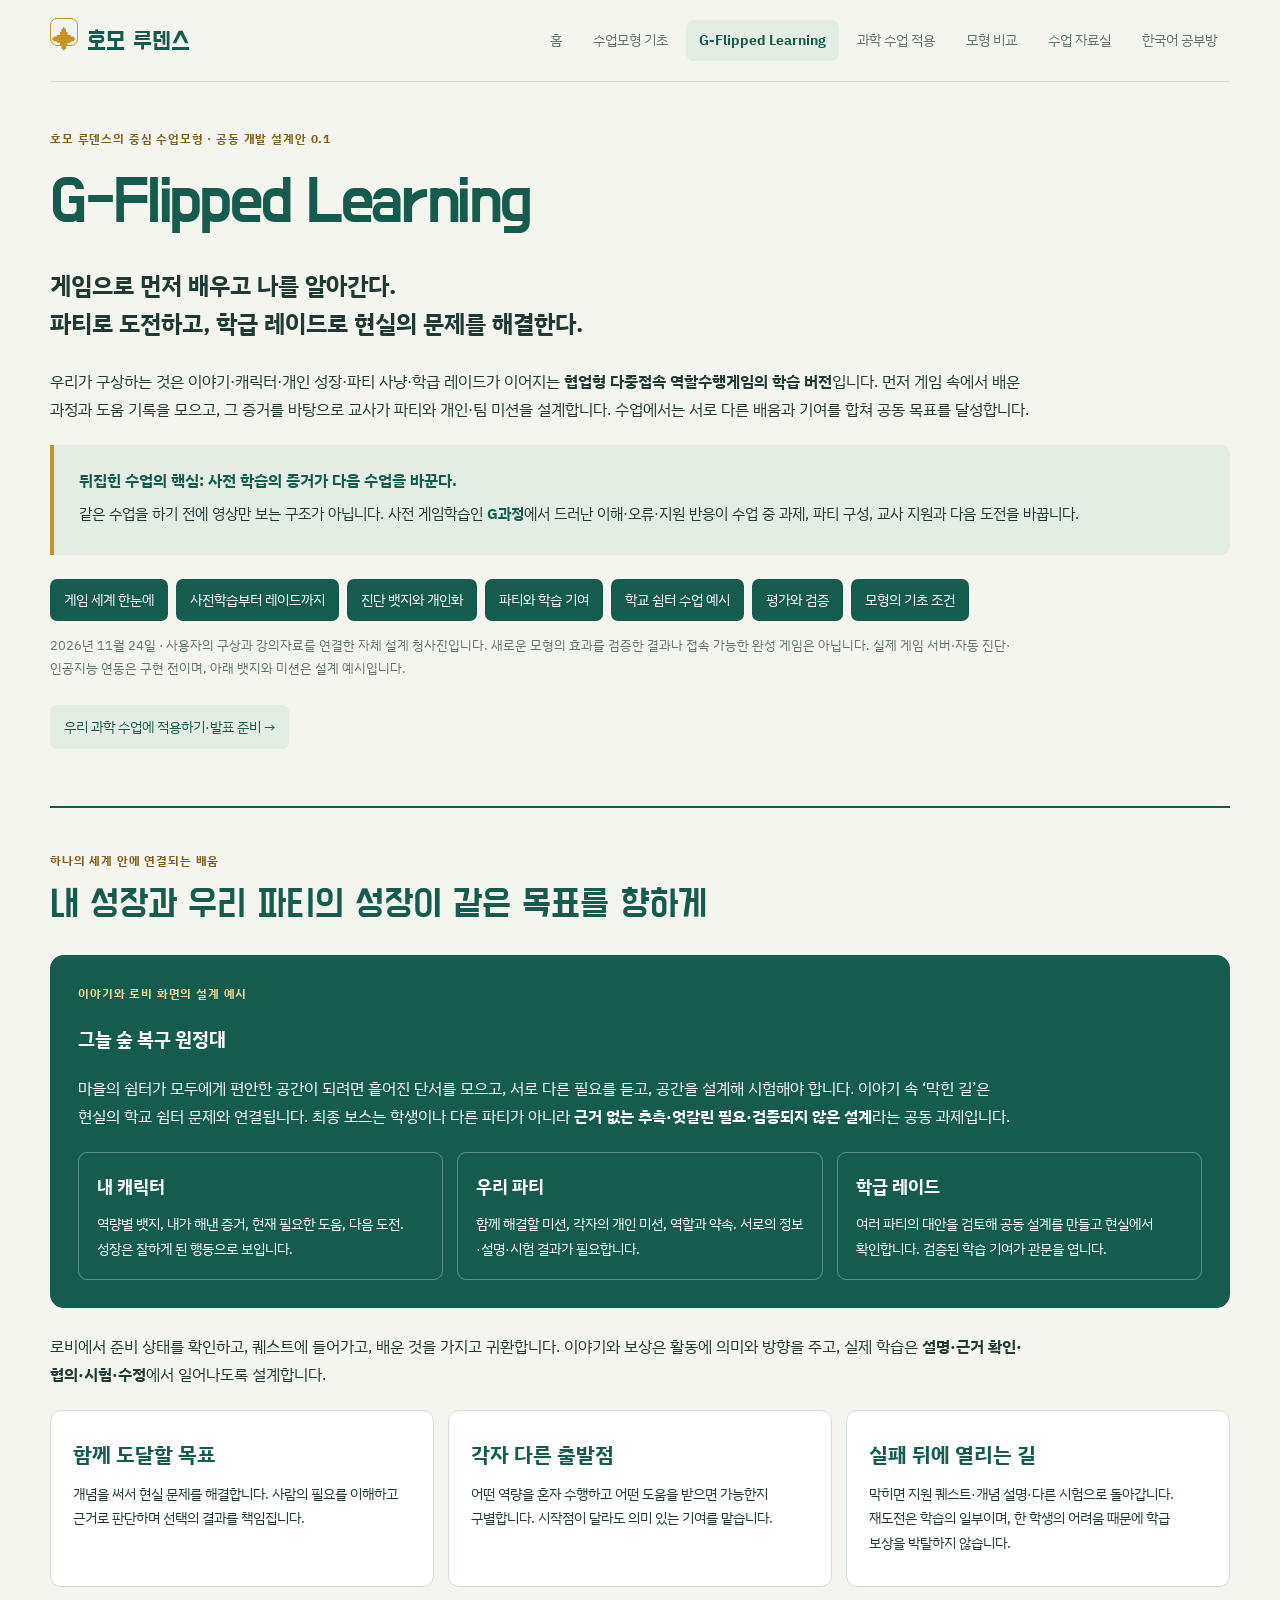
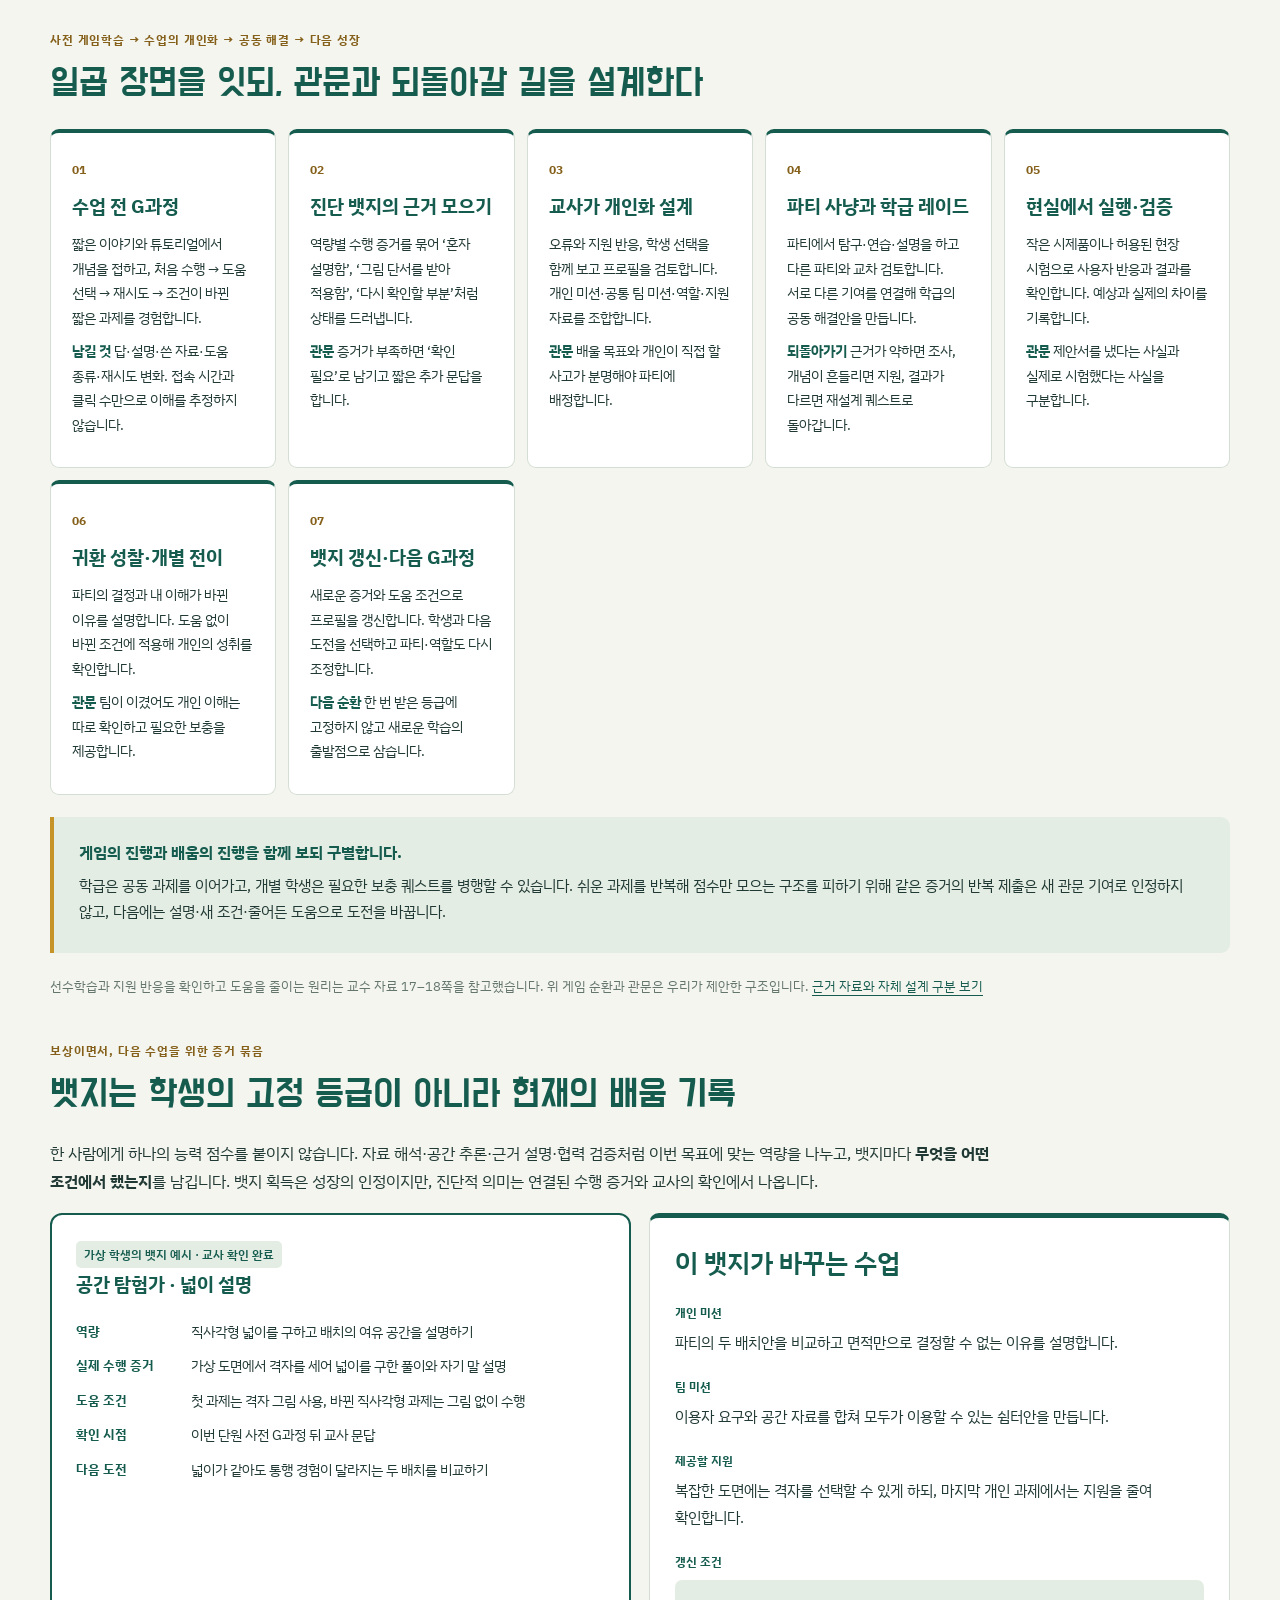
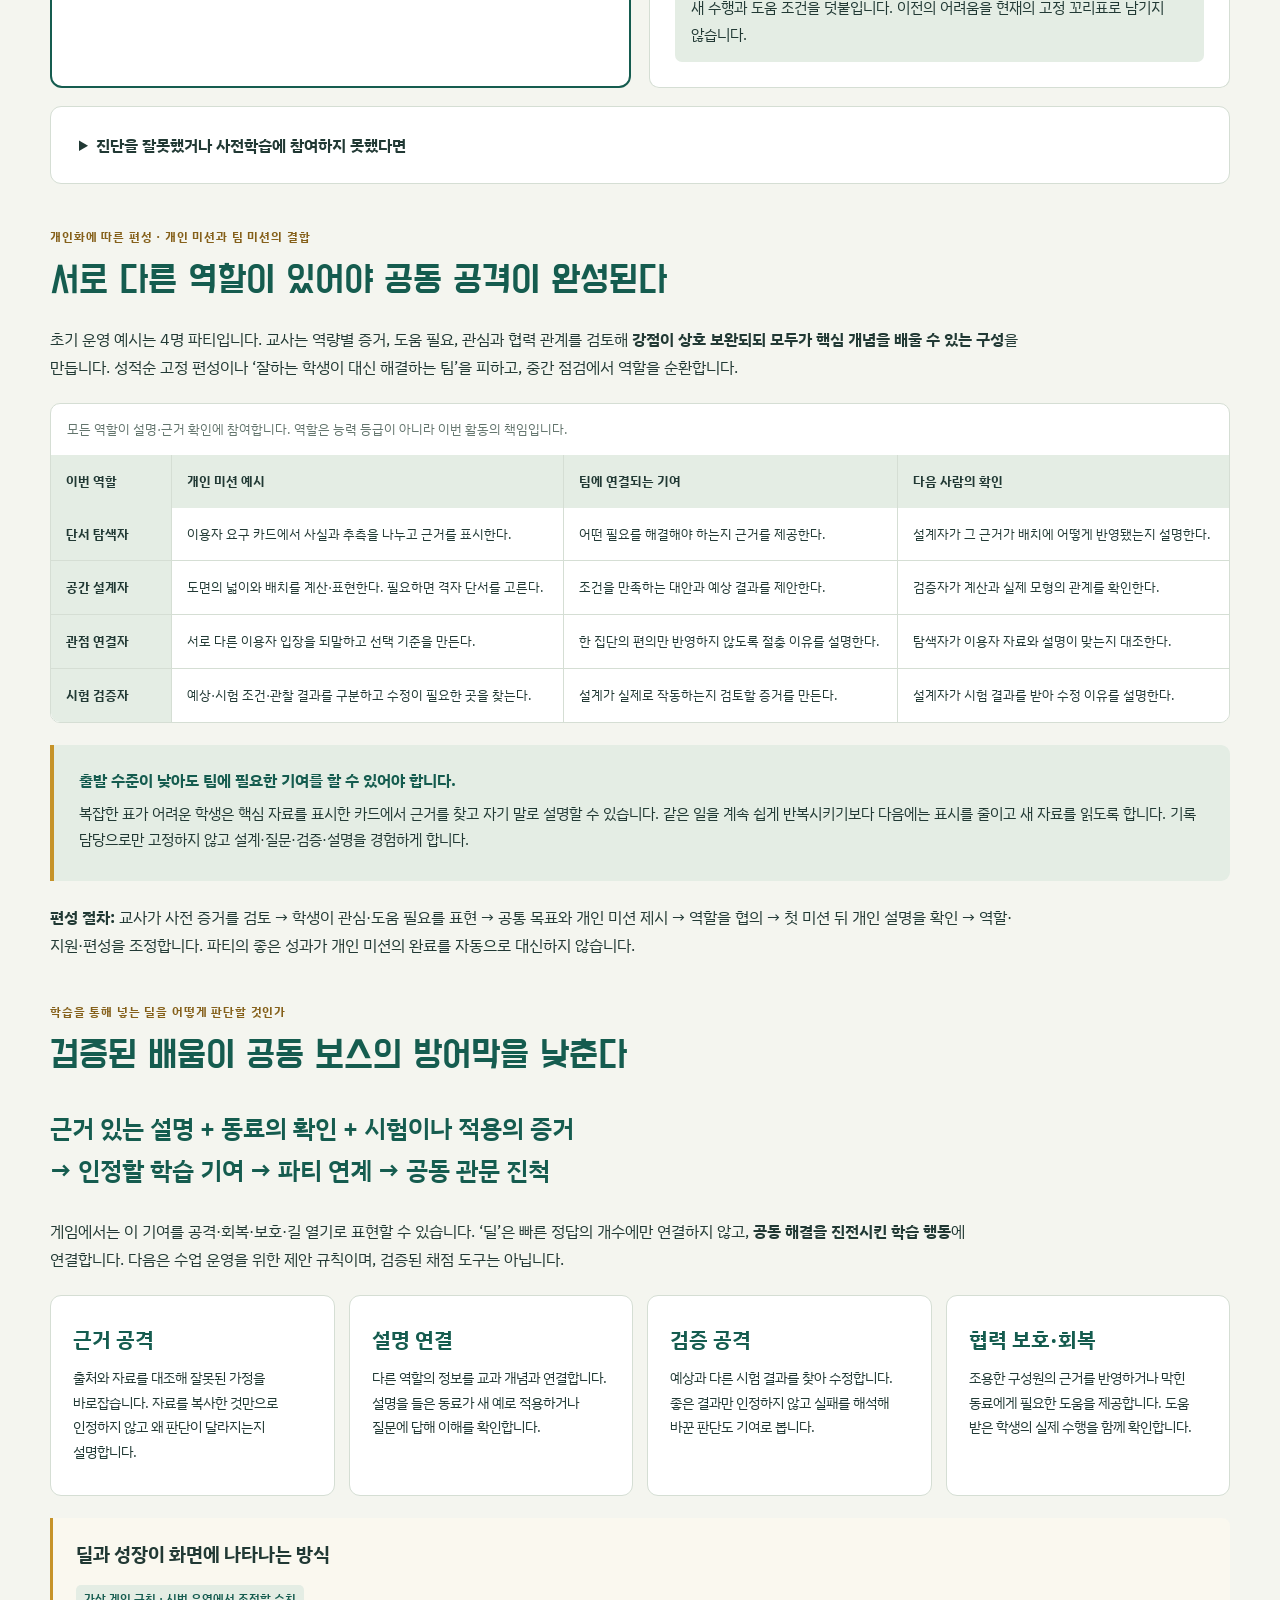
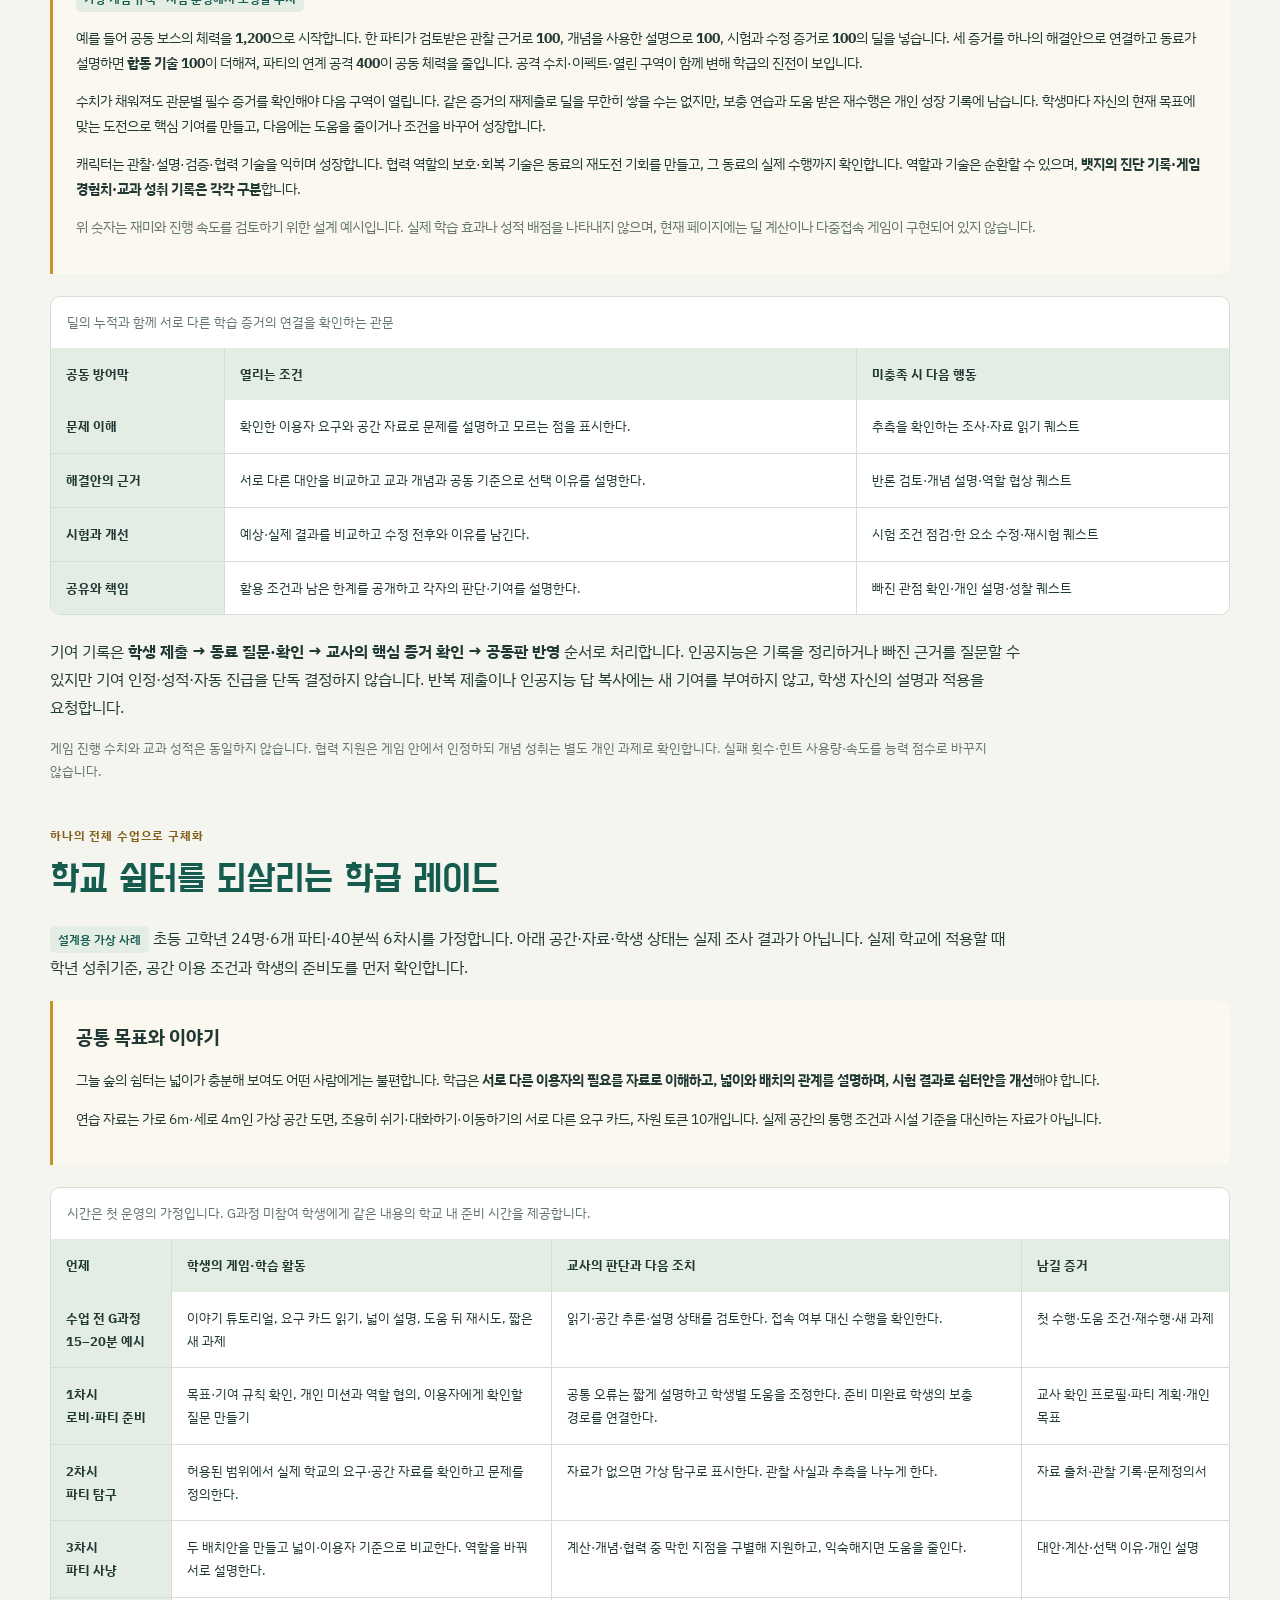
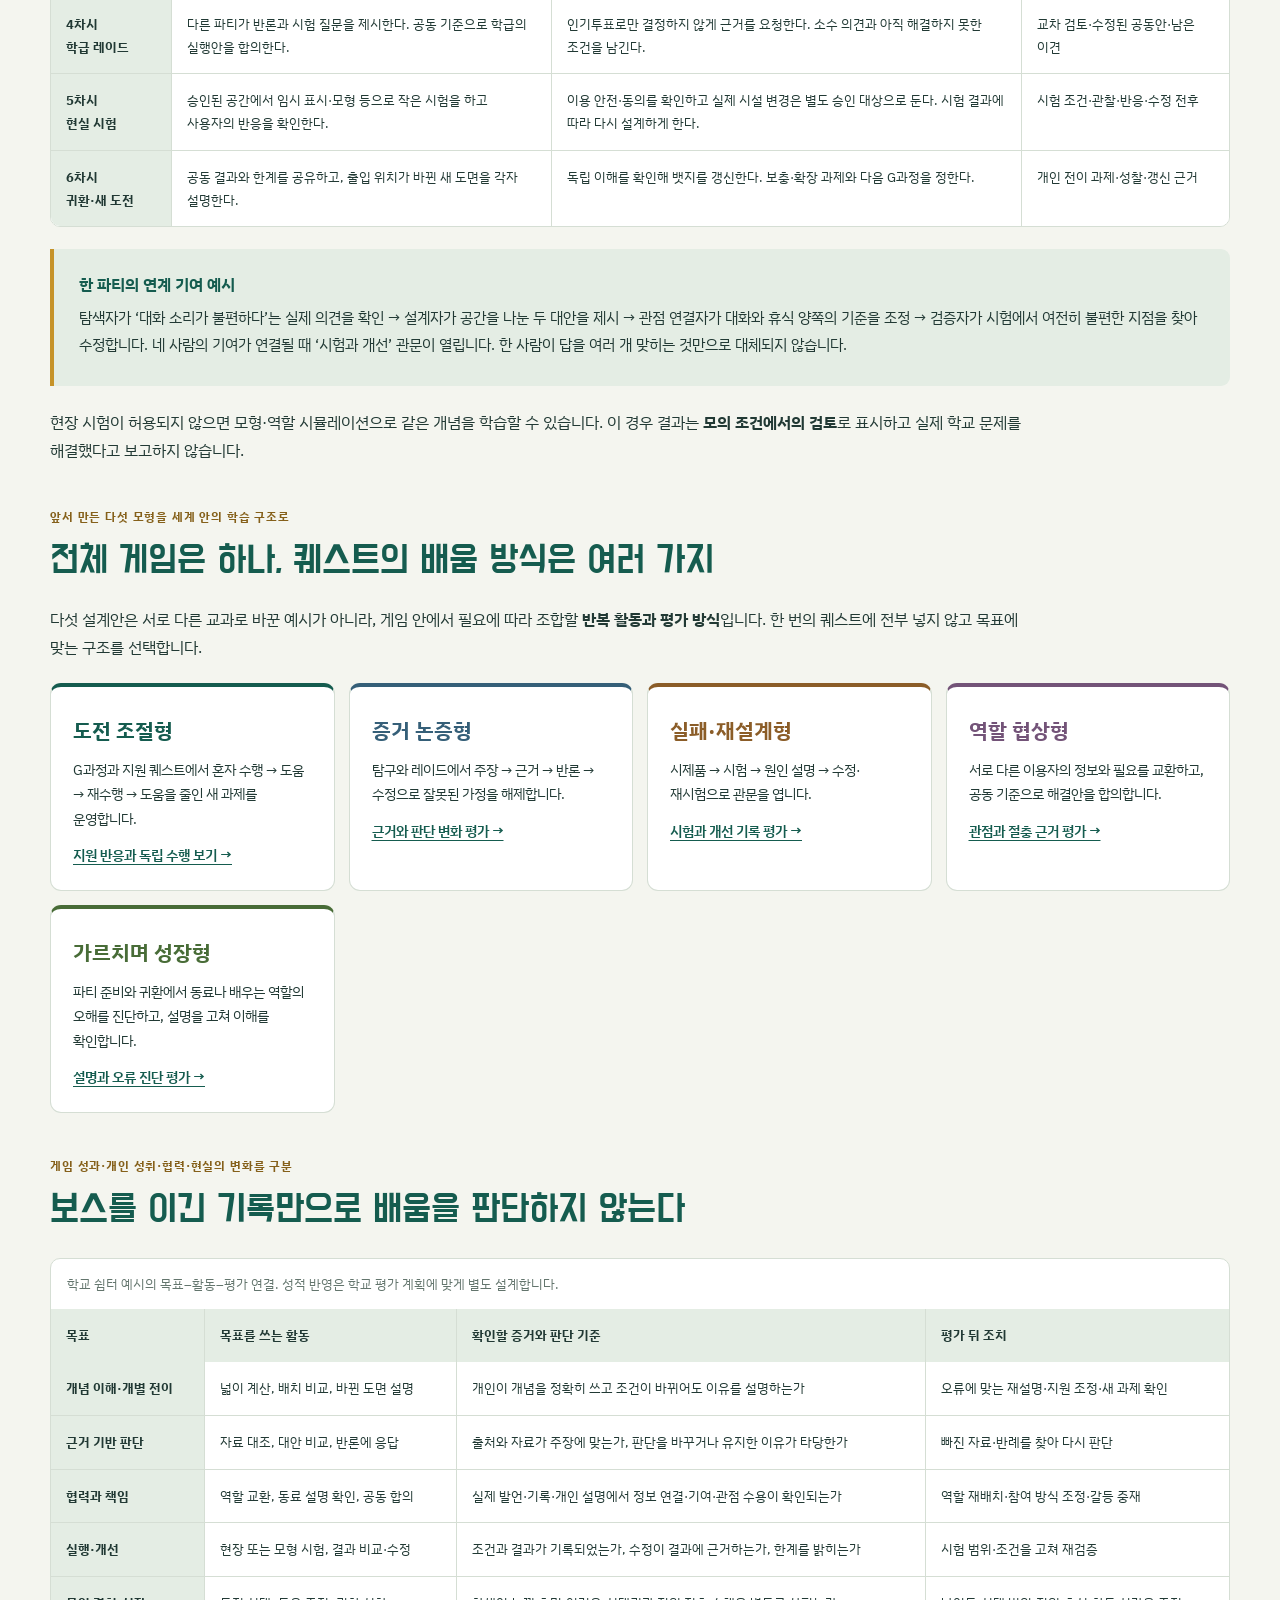
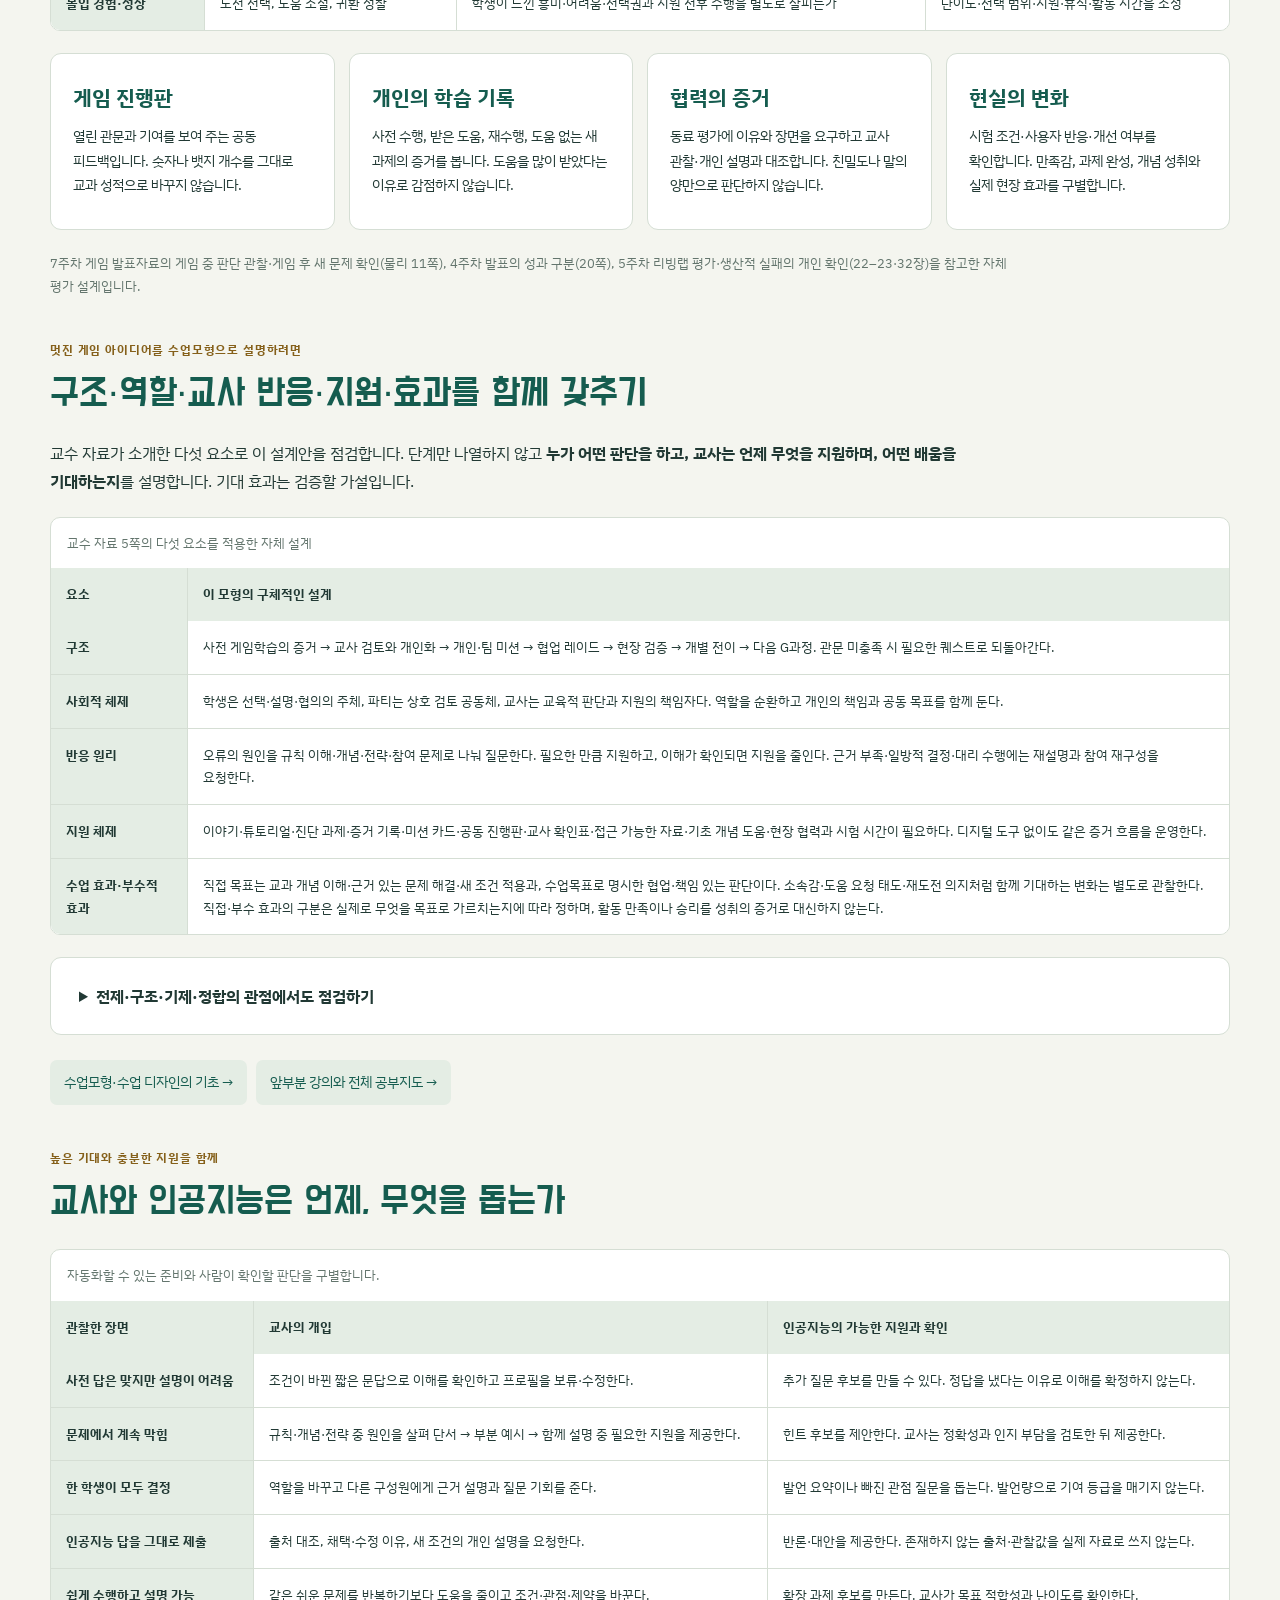
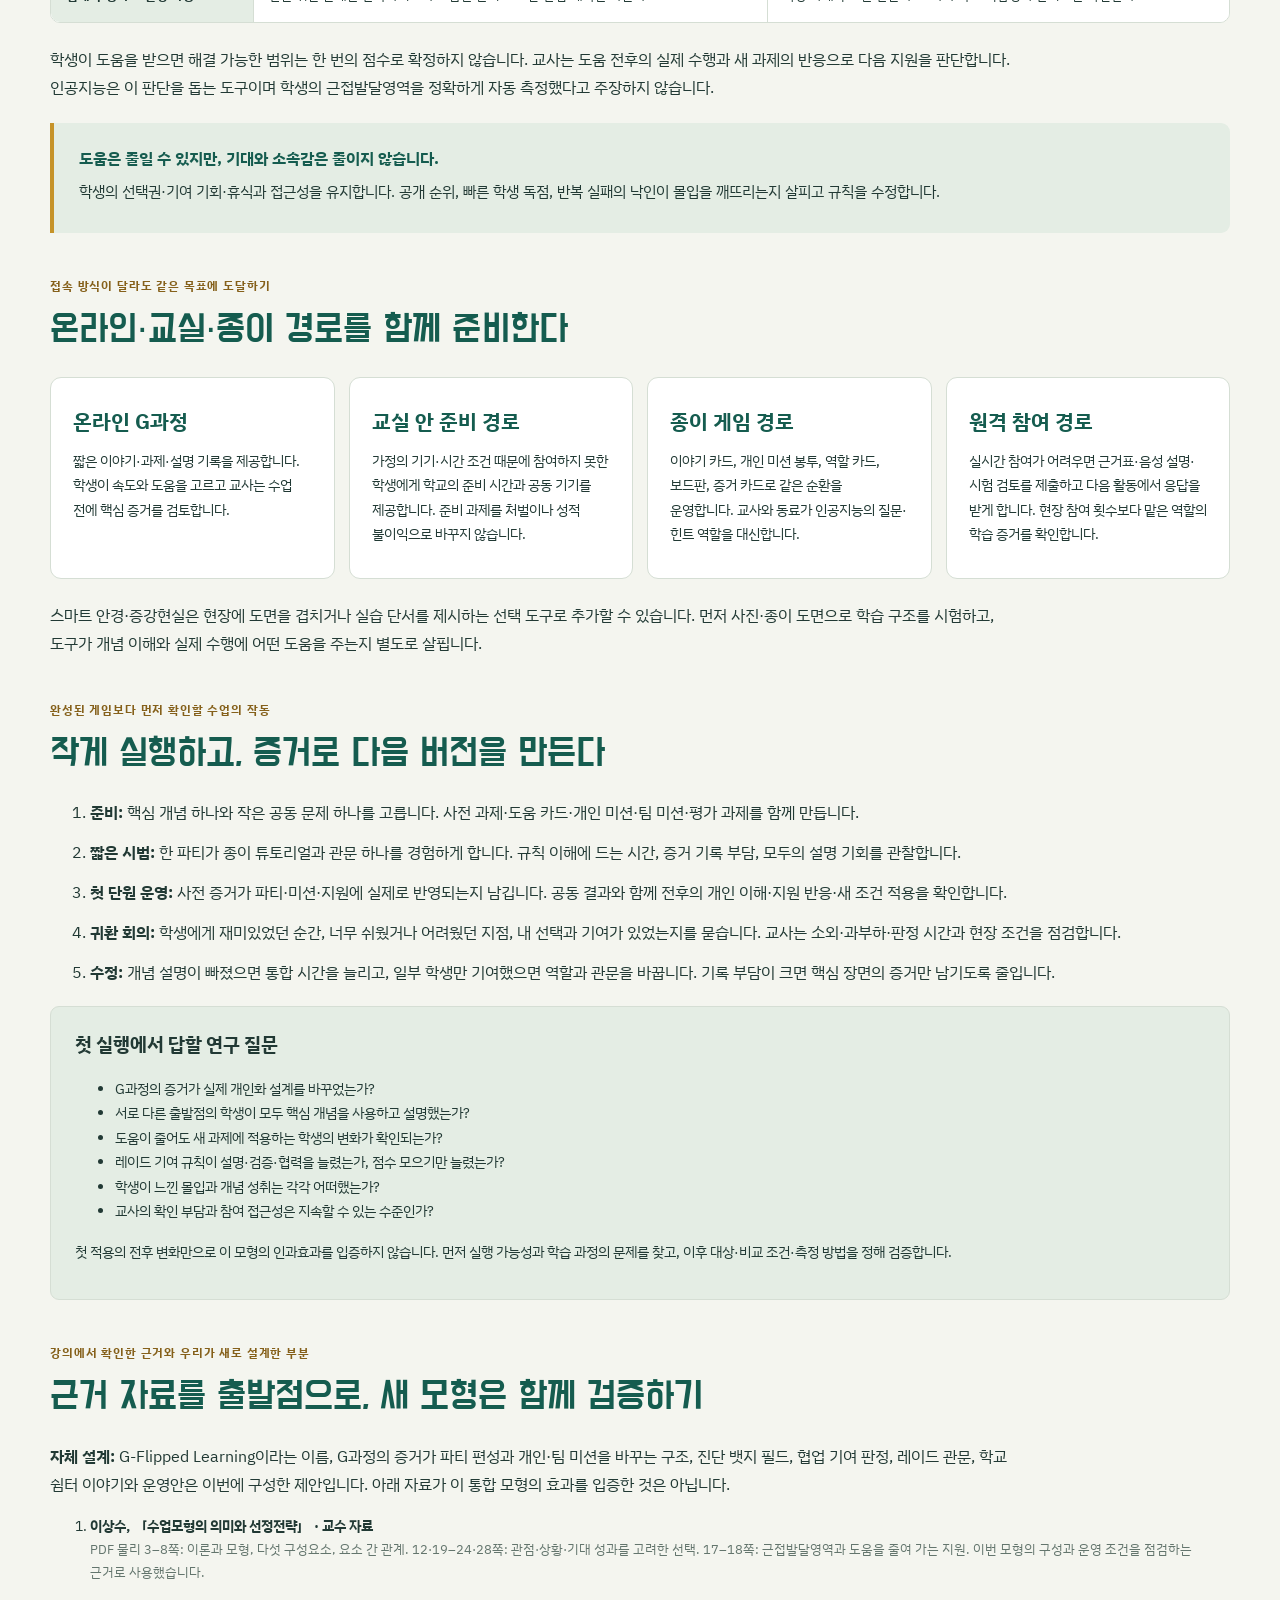
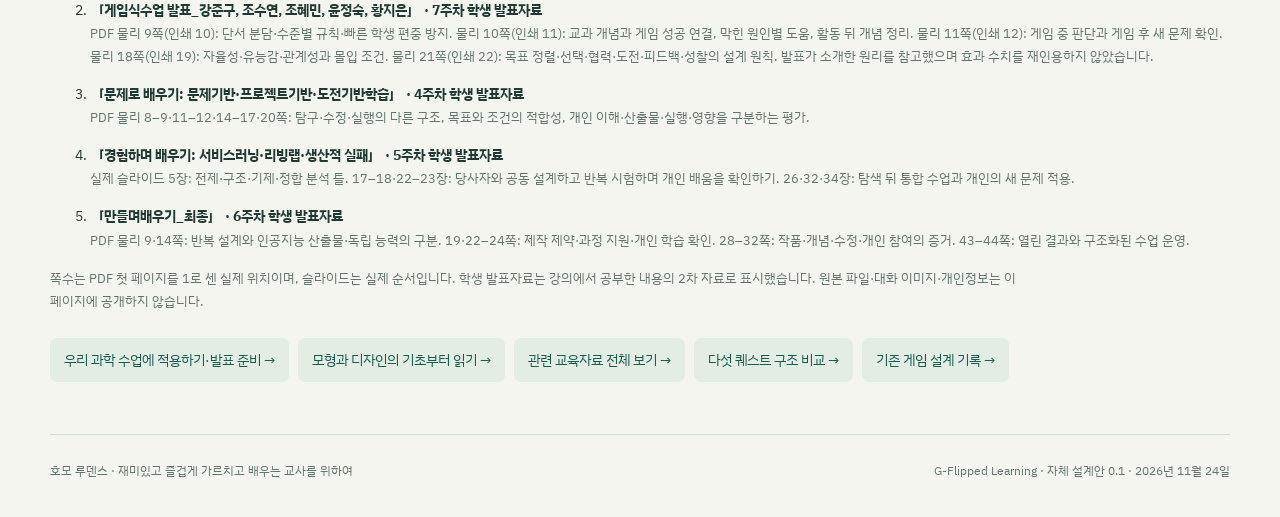
<file: g-flipped-learning.html>
<!doctype html>
<html lang="ko">
<head>
<meta charset="utf-8">
<meta name="viewport" content="width=device-width,initial-scale=1">
<meta name="description" content="G-Flipped Learning: 수업 전 게임 학습의 증거로 개인화와 파티 편성을 준비하고, 협업 레이드와 현실 문제 해결로 이어지는 호모 루덴스 수업모형 설계안.">
<title>G-Flipped Learning · 호모 루덴스</title>
<link rel="stylesheet" href="./assets/lab.css">
<link rel="stylesheet" href="./assets/teaching-models.css">
<style>
.gf-world{background:var(--teal);color:#fff;padding:28px;border-radius:14px;margin:24px 0}.gf-world h2,.gf-world h3{color:#fff}.gf-world .tm-kicker{color:#f1d292}.gf-world p{max-width:940px}.gf-world .gf-panels{display:grid;grid-template-columns:repeat(3,minmax(0,1fr));gap:14px;margin-top:22px}.gf-world .gf-panels>div{border:1px solid #ffffff50;border-radius:9px;padding:18px}.gf-world .gf-panels h3{font-size:18px;margin:0 0 10px}.gf-world .gf-panels p{font-size:14px;margin:0}.gf-loop{display:grid;grid-template-columns:repeat(auto-fit,minmax(min(100%,220px),1fr));gap:12px;padding:0;list-style:none;counter-reset:stage}.gf-loop li{counter-increment:stage;background:var(--paper);border:1px solid var(--line);border-top:4px solid var(--teal);border-radius:9px;padding:21px}.gf-loop li:before{content:counter(stage,decimal-leading-zero);font-weight:700;font-size:12px;color:#85601a}.gf-loop h3{font-size:19px;color:var(--teal);margin:8px 0}.gf-loop p{font-size:14px;margin:9px 0}.gf-loop strong{color:var(--teal)}.gf-badge{border:2px solid var(--teal);border-radius:12px;background:#fff;padding:24px}.gf-badge h3{margin-top:0;color:var(--teal)}.gf-badge dl{display:grid;grid-template-columns:105px 1fr;gap:10px;margin:0}.gf-badge dt{font-weight:700;color:var(--teal);font-size:13px}.gf-badge dd{margin:0;font-size:14px}.gf-status{display:inline-block;background:var(--tint);border-radius:5px;padding:3px 8px;color:var(--teal);font-size:12px;font-weight:600}.gf-small-table table{min-width:740px}.gf-source-list li{margin:14px 0;font-size:14px}.gf-source-list span{display:block;color:var(--muted);font-size:13px}.gf-rule{font-size:clamp(19px,2vw,25px);font-weight:600;line-height:1.7;color:var(--teal)}.gf-action-list li{margin:12px 0}.gf-section-links{display:flex;flex-wrap:wrap;gap:8px}.gf-section-links a{background:var(--tint);padding:6px 10px;border-radius:6px;text-decoration:none;font-size:13px}@media(max-width:750px){.gf-world{padding:22px}.gf-world .gf-panels{grid-template-columns:1fr}.gf-badge dl{grid-template-columns:1fr;gap:4px}.gf-badge dd{margin-bottom:10px}}@media print{.gf-world{background:#fff;color:#000;border:2px solid var(--teal)}.gf-world h2,.gf-world h3{color:#000}.gf-world .gf-panels>div{border-color:#bbb}.gf-loop{grid-template-columns:repeat(2,minmax(0,1fr))}.gf-badge,.gf-loop li{break-inside:avoid}}
</style>
</head>
<body>
<a class="skip-link" href="#main">본문으로 건너뛰기</a>
<div class="shell">
<header class="masthead">
<a class="brand" href="./index.html"><span class="brand-mark" aria-hidden="true">✦</span>호모 루덴스</a>
<nav class="site-nav" aria-label="주 메뉴"><a href="./index.html">홈</a><a href="./teaching-foundations.html">수업모형 기초</a><a href="./g-flipped-learning.html" aria-current="page">G-Flipped Learning</a><a href="./science-g-flipped.html">과학 수업 적용</a><a href="./teaching-models.html">모형 비교</a><a href="./course-materials.html">수업 자료실</a><a href="./korean-study.html">한국어 공부방</a></nav>
</header>
<main id="main">
<header class="tm-hero">
<p class="tm-kicker">호모 루덴스의 중심 수업모형 · 공동 개발 설계안 0.1</p>
<h1>G-Flipped Learning</h1>
<p class="tm-lede"><strong>게임으로 먼저 배우고 나를 알아간다.<br>파티로 도전하고, 학급 레이드로 현실의 문제를 해결한다.</strong></p>
<p>우리가 구상하는 것은 이야기·캐릭터·개인 성장·파티 사냥·학급 레이드가 이어지는 <strong>협업형 다중접속 역할수행게임의 학습 버전</strong>입니다. 먼저 게임 속에서 배운 과정과 도움 기록을 모으고, 그 증거를 바탕으로 교사가 파티와 개인·팀 미션을 설계합니다. 수업에서는 서로 다른 배움과 기여를 합쳐 공동 목표를 달성합니다.</p>
<div class="tm-callout"><strong>뒤집힌 수업의 핵심: 사전 학습의 증거가 다음 수업을 바꾼다.</strong><p>같은 수업을 하기 전에 영상만 보는 구조가 아닙니다. 사전 게임학습인 <strong>G과정</strong>에서 드러난 이해·오류·지원 반응이 수업 중 과제, 파티 구성, 교사 지원과 다음 도전을 바꿉니다.</p></div>
<nav class="tm-nav" aria-label="모형 안의 바로가기"><a href="#world">게임 세계 한눈에</a><a href="#cycle">사전학습부터 레이드까지</a><a href="#badges">진단 뱃지와 개인화</a><a href="#party">파티와 학습 기여</a><a href="#example">학교 쉼터 수업 예시</a><a href="#assessment">평가와 검증</a><a href="#foundation">모형의 기초 조건</a></nav>
<p class="tm-note">2026년 11월 24일 · 사용자의 구상과 강의자료를 연결한 자체 설계 청사진입니다. 새로운 모형의 효과를 검증한 결과나 접속 가능한 완성 게임은 아닙니다. 실제 게임 서버·자동 진단·인공지능 연동은 구현 전이며, 아래 뱃지와 미션은 설계 예시입니다.</p>
<div class="tm-footer"><a href="./science-g-flipped.html">우리 과학 수업에 적용하기·발표 준비 →</a></div>
</header>

<section class="tm-section" id="world" aria-labelledby="world-title">
<p class="tm-kicker">하나의 세계 안에 연결되는 배움</p><h2 id="world-title">내 성장과 우리 파티의 성장이 같은 목표를 향하게</h2>
<div class="gf-world"><p class="tm-kicker">이야기와 로비 화면의 설계 예시</p><h3>그늘 숲 복구 원정대</h3><p>마을의 쉼터가 모두에게 편안한 공간이 되려면 흩어진 단서를 모으고, 서로 다른 필요를 듣고, 공간을 설계해 시험해야 합니다. 이야기 속 ‘막힌 길’은 현실의 학교 쉼터 문제와 연결됩니다. 최종 보스는 학생이나 다른 파티가 아니라 <strong>근거 없는 추측·엇갈린 필요·검증되지 않은 설계</strong>라는 공동 과제입니다.</p><div class="gf-panels"><div><h3>내 캐릭터</h3><p>역량별 뱃지, 내가 해낸 증거, 현재 필요한 도움, 다음 도전. 성장은 잘하게 된 행동으로 보입니다.</p></div><div><h3>우리 파티</h3><p>함께 해결할 미션, 각자의 개인 미션, 역할과 약속. 서로의 정보·설명·시험 결과가 필요합니다.</p></div><div><h3>학급 레이드</h3><p>여러 파티의 대안을 검토해 공동 설계를 만들고 현실에서 확인합니다. 검증된 학습 기여가 관문을 엽니다.</p></div></div></div>
<p>로비에서 준비 상태를 확인하고, 퀘스트에 들어가고, 배운 것을 가지고 귀환합니다. 이야기와 보상은 활동에 의미와 방향을 주고, 실제 학습은 <strong>설명·근거 확인·협의·시험·수정</strong>에서 일어나도록 설계합니다.</p>
<div class="tm-shared"><article><h3>함께 도달할 목표</h3><p>개념을 써서 현실 문제를 해결합니다. 사람의 필요를 이해하고 근거로 판단하며 선택의 결과를 책임집니다.</p></article><article><h3>각자 다른 출발점</h3><p>어떤 역량을 혼자 수행하고 어떤 도움을 받으면 가능한지 구별합니다. 시작점이 달라도 의미 있는 기여를 맡습니다.</p></article><article><h3>실패 뒤에 열리는 길</h3><p>막히면 지원 퀘스트·개념 설명·다른 시험으로 돌아갑니다. 재도전은 학습의 일부이며, 한 학생의 어려움 때문에 학급 보상을 박탈하지 않습니다.</p></article></div>
</section>

<section class="tm-section" id="cycle" aria-labelledby="cycle-title">
<p class="tm-kicker">사전 게임학습 → 수업의 개인화 → 공동 해결 → 다음 성장</p><h2 id="cycle-title">일곱 장면을 잇되, 관문과 되돌아갈 길을 설계한다</h2>
<ol class="gf-loop">
<li><h3>수업 전 G과정</h3><p>짧은 이야기와 튜토리얼에서 개념을 접하고, 처음 수행 → 도움 선택 → 재시도 → 조건이 바뀐 짧은 과제를 경험합니다.</p><p><strong>남길 것</strong> 답·설명·쓴 자료·도움 종류·재시도 변화. 접속 시간과 클릭 수만으로 이해를 추정하지 않습니다.</p></li>
<li><h3>진단 뱃지의 근거 모으기</h3><p>역량별 수행 증거를 묶어 ‘혼자 설명함’, ‘그림 단서를 받아 적용함’, ‘다시 확인할 부분’처럼 상태를 드러냅니다.</p><p><strong>관문</strong> 증거가 부족하면 ‘확인 필요’로 남기고 짧은 추가 문답을 합니다.</p></li>
<li><h3>교사가 개인화 설계</h3><p>오류와 지원 반응, 학생 선택을 함께 보고 프로필을 검토합니다. 개인 미션·공통 팀 미션·역할·지원 자료를 조합합니다.</p><p><strong>관문</strong> 배울 목표와 개인이 직접 할 사고가 분명해야 파티에 배정합니다.</p></li>
<li><h3>파티 사냥과 학급 레이드</h3><p>파티에서 탐구·연습·설명을 하고 다른 파티와 교차 검토합니다. 서로 다른 기여를 연결해 학급의 공동 해결안을 만듭니다.</p><p><strong>되돌아가기</strong> 근거가 약하면 조사, 개념이 흔들리면 지원, 결과가 다르면 재설계 퀘스트로 돌아갑니다.</p></li>
<li><h3>현실에서 실행·검증</h3><p>작은 시제품이나 허용된 현장 시험으로 사용자 반응과 결과를 확인합니다. 예상과 실제의 차이를 기록합니다.</p><p><strong>관문</strong> 제안서를 냈다는 사실과 실제로 시험했다는 사실을 구분합니다.</p></li>
<li><h3>귀환 성찰·개별 전이</h3><p>파티의 결정과 내 이해가 바뀐 이유를 설명합니다. 도움 없이 바뀐 조건에 적용해 개인의 성취를 확인합니다.</p><p><strong>관문</strong> 팀이 이겼어도 개인 이해는 따로 확인하고 필요한 보충을 제공합니다.</p></li>
<li><h3>뱃지 갱신·다음 G과정</h3><p>새로운 증거와 도움 조건으로 프로필을 갱신합니다. 학생과 다음 도전을 선택하고 파티·역할도 다시 조정합니다.</p><p><strong>다음 순환</strong> 한 번 받은 등급에 고정하지 않고 새로운 학습의 출발점으로 삼습니다.</p></li>
</ol>
<div class="tm-callout"><strong>게임의 진행과 배움의 진행을 함께 보되 구별합니다.</strong><p>학급은 공동 과제를 이어가고, 개별 학생은 필요한 보충 퀘스트를 병행할 수 있습니다. 쉬운 과제를 반복해 점수만 모으는 구조를 피하기 위해 같은 증거의 반복 제출은 새 관문 기여로 인정하지 않고, 다음에는 설명·새 조건·줄어든 도움으로 도전을 바꿉니다.</p></div>
<p class="tm-note">선수학습과 지원 반응을 확인하고 도움을 줄이는 원리는 교수 자료 17–18쪽을 참고했습니다. 위 게임 순환과 관문은 우리가 제안한 구조입니다. <a href="#sources">근거 자료와 자체 설계 구분 보기</a></p>
</section>

<section class="tm-section" id="badges" aria-labelledby="badge-title">
<p class="tm-kicker">보상이면서, 다음 수업을 위한 증거 묶음</p><h2 id="badge-title">뱃지는 학생의 고정 등급이 아니라 현재의 배움 기록</h2>
<p>한 사람에게 하나의 능력 점수를 붙이지 않습니다. 자료 해석·공간 추론·근거 설명·협력 검증처럼 이번 목표에 맞는 역량을 나누고, 뱃지마다 <strong>무엇을 어떤 조건에서 했는지</strong>를 남깁니다. 뱃지 획득은 성장의 인정이지만, 진단적 의미는 연결된 수행 증거와 교사의 확인에서 나옵니다.</p>
<div class="tm-compare"><article class="gf-badge"><span class="gf-status">가상 학생의 뱃지 예시 · 교사 확인 완료</span><h3>공간 탐험가 · 넓이 설명</h3><dl><dt>역량</dt><dd>직사각형 넓이를 구하고 배치의 여유 공간을 설명하기</dd><dt>실제 수행 증거</dt><dd>가상 도면에서 격자를 세어 넓이를 구한 풀이와 자기 말 설명</dd><dt>도움 조건</dt><dd>첫 과제는 격자 그림 사용, 바뀐 직사각형 과제는 그림 없이 수행</dd><dt>확인 시점</dt><dd>이번 단원 사전 G과정 뒤 교사 문답</dd><dt>다음 도전</dt><dd>넓이가 같아도 통행 경험이 달라지는 두 배치를 비교하기</dd></dl></article><article class="tm-output"><h3>이 뱃지가 바꾸는 수업</h3><dl><dt>개인 미션</dt><dd>파티의 두 배치안을 비교하고 면적만으로 결정할 수 없는 이유를 설명합니다.</dd><dt>팀 미션</dt><dd>이용자 요구와 공간 자료를 합쳐 모두가 이용할 수 있는 쉼터안을 만듭니다.</dd><dt>제공할 지원</dt><dd>복잡한 도면에는 격자를 선택할 수 있게 하되, 마지막 개인 과제에서는 지원을 줄여 확인합니다.</dd><dt>갱신 조건</dt><dd>새 수행과 도움 조건을 덧붙입니다. 이전의 어려움을 현재의 고정 꼬리표로 남기지 않습니다.</dd></dl></article></div>
<details class="tm-chooser"><summary><strong>진단을 잘못했거나 사전학습에 참여하지 못했다면</strong></summary><ul class="gf-action-list"><li><strong>증거가 서로 다름:</strong> 게임 답과 구두 설명이 다르면 짧은 새 과제로 다시 확인합니다. 인공지능의 추정을 확정 진단으로 사용하지 않습니다.</li><li><strong>사전학습 미참여:</strong> 학교 안에서 같은 이야기·자료·과제로 준비할 시간을 제공합니다. 참여 여부로 능력을 낮게 판정하거나 파티에서 제외하지 않습니다.</li><li><strong>접근 조건이 다름:</strong> 음성·그림·큰 글씨·종이 자료와 말로 설명하는 경로를 마련합니다. 목표 개념과 증거 기준은 유지합니다.</li><li><strong>공개 범위:</strong> 학급 화면에는 학생이 공유하기로 한 기여와 공동 진행을 보여 줍니다. 상세 오류·지원 기록은 교사와 해당 학생이 확인합니다.</li></ul></details>
</section>

<section class="tm-section" id="party" aria-labelledby="party-title">
<p class="tm-kicker">개인화에 따른 편성 · 개인 미션과 팀 미션의 결합</p><h2 id="party-title">서로 다른 역할이 있어야 공동 공격이 완성된다</h2>
<p>초기 운영 예시는 4명 파티입니다. 교사는 역량별 증거, 도움 필요, 관심과 협력 관계를 검토해 <strong>강점이 상호 보완되되 모두가 핵심 개념을 배울 수 있는 구성</strong>을 만듭니다. 성적순 고정 편성이나 ‘잘하는 학생이 대신 해결하는 팀’을 피하고, 중간 점검에서 역할을 순환합니다.</p>
<div class="tm-matrix gf-small-table" role="region" aria-label="파티 역할과 개인·공동 미션" tabindex="0"><table><caption>모든 역할이 설명·근거 확인에 참여합니다. 역할은 능력 등급이 아니라 이번 활동의 책임입니다.</caption><thead><tr><th scope="col">이번 역할</th><th scope="col">개인 미션 예시</th><th scope="col">팀에 연결되는 기여</th><th scope="col">다음 사람의 확인</th></tr></thead><tbody>
<tr><th scope="row">단서 탐색자</th><td>이용자 요구 카드에서 사실과 추측을 나누고 근거를 표시한다.</td><td>어떤 필요를 해결해야 하는지 근거를 제공한다.</td><td>설계자가 그 근거가 배치에 어떻게 반영됐는지 설명한다.</td></tr>
<tr><th scope="row">공간 설계자</th><td>도면의 넓이와 배치를 계산·표현한다. 필요하면 격자 단서를 고른다.</td><td>조건을 만족하는 대안과 예상 결과를 제안한다.</td><td>검증자가 계산과 실제 모형의 관계를 확인한다.</td></tr>
<tr><th scope="row">관점 연결자</th><td>서로 다른 이용자 입장을 되말하고 선택 기준을 만든다.</td><td>한 집단의 편의만 반영하지 않도록 절충 이유를 설명한다.</td><td>탐색자가 이용자 자료와 설명이 맞는지 대조한다.</td></tr>
<tr><th scope="row">시험 검증자</th><td>예상·시험 조건·관찰 결과를 구분하고 수정이 필요한 곳을 찾는다.</td><td>설계가 실제로 작동하는지 검토할 증거를 만든다.</td><td>설계자가 시험 결과를 받아 수정 이유를 설명한다.</td></tr>
</tbody></table></div>
<div class="tm-callout"><strong>출발 수준이 낮아도 팀에 필요한 기여를 할 수 있어야 합니다.</strong><p>복잡한 표가 어려운 학생은 핵심 자료를 표시한 카드에서 근거를 찾고 자기 말로 설명할 수 있습니다. 같은 일을 계속 쉽게 반복시키기보다 다음에는 표시를 줄이고 새 자료를 읽도록 합니다. 기록 담당으로만 고정하지 않고 설계·질문·검증·설명을 경험하게 합니다.</p></div>
<p><strong>편성 절차:</strong> 교사가 사전 증거를 검토 → 학생이 관심·도움 필요를 표현 → 공통 목표와 개인 미션 제시 → 역할을 협의 → 첫 미션 뒤 개인 설명을 확인 → 역할·지원·편성을 조정합니다. 파티의 좋은 성과가 개인 미션의 완료를 자동으로 대신하지 않습니다.</p>
</section>

<section class="tm-section" id="contribution" aria-labelledby="contribution-title">
<p class="tm-kicker">학습을 통해 넣는 딜을 어떻게 판단할 것인가</p><h2 id="contribution-title">검증된 배움이 공동 보스의 방어막을 낮춘다</h2>
<p class="gf-rule">근거 있는 설명 + 동료의 확인 + 시험이나 적용의 증거<br>→ 인정할 학습 기여 → 파티 연계 → 공동 관문 진척</p>
<p>게임에서는 이 기여를 공격·회복·보호·길 열기로 표현할 수 있습니다. ‘딜’은 빠른 정답의 개수에만 연결하지 않고, <strong>공동 해결을 진전시킨 학습 행동</strong>에 연결합니다. 다음은 수업 운영을 위한 제안 규칙이며, 검증된 채점 도구는 아닙니다.</p>
<div class="tm-shared"><article><h3>근거 공격</h3><p>출처와 자료를 대조해 잘못된 가정을 바로잡습니다. 자료를 복사한 것만으로 인정하지 않고 왜 판단이 달라지는지 설명합니다.</p></article><article><h3>설명 연결</h3><p>다른 역할의 정보를 교과 개념과 연결합니다. 설명을 들은 동료가 새 예로 적용하거나 질문에 답해 이해를 확인합니다.</p></article><article><h3>검증 공격</h3><p>예상과 다른 시험 결과를 찾아 수정합니다. 좋은 결과만 인정하지 않고 실패를 해석해 바꾼 판단도 기여로 봅니다.</p></article><article><h3>협력 보호·회복</h3><p>조용한 구성원의 근거를 반영하거나 막힌 동료에게 필요한 도움을 제공합니다. 도움 받은 학생의 실제 수행을 함께 확인합니다.</p></article></div>
<div class="tm-example"><h3>딜과 성장이 화면에 나타나는 방식</h3><p><span class="gf-status">가상 게임 규칙 · 시범 운영에서 조정할 수치</span></p><p>예를 들어 공동 보스의 체력을 <strong>1,200</strong>으로 시작합니다. 한 파티가 검토받은 관찰 근거로 <strong>100</strong>, 개념을 사용한 설명으로 <strong>100</strong>, 시험과 수정 증거로 <strong>100</strong>의 딜을 넣습니다. 세 증거를 하나의 해결안으로 연결하고 동료가 설명하면 <strong>합동 기술 100</strong>이 더해져, 파티의 연계 공격 <strong>400</strong>이 공동 체력을 줄입니다. 공격 수치·이펙트·열린 구역이 함께 변해 학급의 진전이 보입니다.</p><p>수치가 채워져도 관문별 필수 증거를 확인해야 다음 구역이 열립니다. 같은 증거의 재제출로 딜을 무한히 쌓을 수는 없지만, 보충 연습과 도움 받은 재수행은 개인 성장 기록에 남습니다. 학생마다 자신의 현재 목표에 맞는 도전으로 핵심 기여를 만들고, 다음에는 도움을 줄이거나 조건을 바꾸어 성장합니다.</p><p>캐릭터는 관찰·설명·검증·협력 기술을 익히며 성장합니다. 협력 역할의 보호·회복 기술은 동료의 재도전 기회를 만들고, 그 동료의 실제 수행까지 확인합니다. 역할과 기술은 순환할 수 있으며, <strong>뱃지의 진단 기록·게임 경험치·교과 성취 기록은 각각 구분</strong>합니다.</p><p class="tm-note">위 숫자는 재미와 진행 속도를 검토하기 위한 설계 예시입니다. 실제 학습 효과나 성적 배점을 나타내지 않으며, 현재 페이지에는 딜 계산이나 다중접속 게임이 구현되어 있지 않습니다.</p></div>
<div class="tm-matrix gf-small-table" role="region" aria-label="레이드 관문 판정 규칙" tabindex="0"><table><caption>딜의 누적과 함께 서로 다른 학습 증거의 연결을 확인하는 관문</caption><thead><tr><th scope="col">공동 방어막</th><th scope="col">열리는 조건</th><th scope="col">미충족 시 다음 행동</th></tr></thead><tbody>
<tr><th scope="row">문제 이해</th><td>확인한 이용자 요구와 공간 자료로 문제를 설명하고 모르는 점을 표시한다.</td><td>추측을 확인하는 조사·자료 읽기 퀘스트</td></tr>
<tr><th scope="row">해결안의 근거</th><td>서로 다른 대안을 비교하고 교과 개념과 공동 기준으로 선택 이유를 설명한다.</td><td>반론 검토·개념 설명·역할 협상 퀘스트</td></tr>
<tr><th scope="row">시험과 개선</th><td>예상·실제 결과를 비교하고 수정 전후와 이유를 남긴다.</td><td>시험 조건 점검·한 요소 수정·재시험 퀘스트</td></tr>
<tr><th scope="row">공유와 책임</th><td>활용 조건과 남은 한계를 공개하고 각자의 판단·기여를 설명한다.</td><td>빠진 관점 확인·개인 설명·성찰 퀘스트</td></tr>
</tbody></table></div>
<p>기여 기록은 <strong>학생 제출 → 동료 질문·확인 → 교사의 핵심 증거 확인 → 공동판 반영</strong> 순서로 처리합니다. 인공지능은 기록을 정리하거나 빠진 근거를 질문할 수 있지만 기여 인정·성적·자동 진급을 단독 결정하지 않습니다. 반복 제출이나 인공지능 답 복사에는 새 기여를 부여하지 않고, 학생 자신의 설명과 적용을 요청합니다.</p>
<p class="tm-note">게임 진행 수치와 교과 성적은 동일하지 않습니다. 협력 지원은 게임 안에서 인정하되 개념 성취는 별도 개인 과제로 확인합니다. 실패 횟수·힌트 사용량·속도를 능력 점수로 바꾸지 않습니다.</p>
</section>

<section class="tm-section" id="example" aria-labelledby="example-title">
<p class="tm-kicker">하나의 전체 수업으로 구체화</p><h2 id="example-title">학교 쉼터를 되살리는 학급 레이드</h2>
<p><span class="gf-status">설계용 가상 사례</span> 초등 고학년 24명·6개 파티·40분씩 6차시를 가정합니다. 아래 공간·자료·학생 상태는 실제 조사 결과가 아닙니다. 실제 학교에 적용할 때 학년 성취기준, 공간 이용 조건과 학생의 준비도를 먼저 확인합니다.</p>
<div class="tm-example"><h3>공통 목표와 이야기</h3><p>그늘 숲의 쉼터는 넓이가 충분해 보여도 어떤 사람에게는 불편합니다. 학급은 <strong>서로 다른 이용자의 필요를 자료로 이해하고, 넓이와 배치의 관계를 설명하며, 시험 결과로 쉼터안을 개선</strong>해야 합니다.</p><p>연습 자료는 가로 6m·세로 4m인 가상 공간 도면, 조용히 쉬기·대화하기·이동하기의 서로 다른 요구 카드, 자원 토큰 10개입니다. 실제 공간의 통행 조건과 시설 기준을 대신하는 자료가 아닙니다.</p></div>
<div class="tm-matrix" role="region" aria-label="학교 쉼터 수업 운영 예시" tabindex="0"><table><caption>시간은 첫 운영의 가정입니다. G과정 미참여 학생에게 같은 내용의 학교 내 준비 시간을 제공합니다.</caption><thead><tr><th scope="col">언제</th><th scope="col">학생의 게임·학습 활동</th><th scope="col">교사의 판단과 다음 조치</th><th scope="col">남길 증거</th></tr></thead><tbody>
<tr><th scope="row">수업 전 G과정<br>15–20분 예시</th><td>이야기 튜토리얼, 요구 카드 읽기, 넓이 설명, 도움 뒤 재시도, 짧은 새 과제</td><td>읽기·공간 추론·설명 상태를 검토한다. 접속 여부 대신 수행을 확인한다.</td><td>첫 수행·도움 조건·재수행·새 과제</td></tr>
<tr><th scope="row">1차시<br>로비·파티 준비</th><td>목표·기여 규칙 확인, 개인 미션과 역할 협의, 이용자에게 확인할 질문 만들기</td><td>공통 오류는 짧게 설명하고 학생별 도움을 조정한다. 준비 미완료 학생의 보충 경로를 연결한다.</td><td>교사 확인 프로필·파티 계획·개인 목표</td></tr>
<tr><th scope="row">2차시<br>파티 탐구</th><td>허용된 범위에서 실제 학교의 요구·공간 자료를 확인하고 문제를 정의한다.</td><td>자료가 없으면 가상 탐구로 표시한다. 관찰 사실과 추측을 나누게 한다.</td><td>자료 출처·관찰 기록·문제정의서</td></tr>
<tr><th scope="row">3차시<br>파티 사냥</th><td>두 배치안을 만들고 넓이·이용자 기준으로 비교한다. 역할을 바꿔 서로 설명한다.</td><td>계산·개념·협력 중 막힌 지점을 구별해 지원하고, 익숙해지면 도움을 줄인다.</td><td>대안·계산·선택 이유·개인 설명</td></tr>
<tr><th scope="row">4차시<br>학급 레이드</th><td>다른 파티가 반론과 시험 질문을 제시한다. 공동 기준으로 학급의 실행안을 합의한다.</td><td>인기투표로만 결정하지 않게 근거를 요청한다. 소수 의견과 아직 해결하지 못한 조건을 남긴다.</td><td>교차 검토·수정된 공동안·남은 이견</td></tr>
<tr><th scope="row">5차시<br>현실 시험</th><td>승인된 공간에서 임시 표시·모형 등으로 작은 시험을 하고 사용자의 반응을 확인한다.</td><td>이용 안전·동의를 확인하고 실제 시설 변경은 별도 승인 대상으로 둔다. 시험 결과에 따라 다시 설계하게 한다.</td><td>시험 조건·관찰·반응·수정 전후</td></tr>
<tr><th scope="row">6차시<br>귀환·새 도전</th><td>공동 결과와 한계를 공유하고, 출입 위치가 바뀐 새 도면을 각자 설명한다.</td><td>독립 이해를 확인해 뱃지를 갱신한다. 보충·확장 과제와 다음 G과정을 정한다.</td><td>개인 전이 과제·성찰·갱신 근거</td></tr>
</tbody></table></div>
<div class="tm-callout"><strong>한 파티의 연계 기여 예시</strong><p>탐색자가 ‘대화 소리가 불편하다’는 실제 의견을 확인 → 설계자가 공간을 나눈 두 대안을 제시 → 관점 연결자가 대화와 휴식 양쪽의 기준을 조정 → 검증자가 시험에서 여전히 불편한 지점을 찾아 수정합니다. 네 사람의 기여가 연결될 때 ‘시험과 개선’ 관문이 열립니다. 한 사람이 답을 여러 개 맞히는 것만으로 대체되지 않습니다.</p></div>
<p>현장 시험이 허용되지 않으면 모형·역할 시뮬레이션으로 같은 개념을 학습할 수 있습니다. 이 경우 결과는 <strong>모의 조건에서의 검토</strong>로 표시하고 실제 학교 문제를 해결했다고 보고하지 않습니다.</p>
</section>

<section class="tm-section" id="quest-models" aria-labelledby="quest-title">
<p class="tm-kicker">앞서 만든 다섯 모형을 세계 안의 학습 구조로</p><h2 id="quest-title">전체 게임은 하나, 퀘스트의 배움 방식은 여러 가지</h2>
<p>다섯 설계안은 서로 다른 교과로 바꾼 예시가 아니라, 게임 안에서 필요에 따라 조합할 <strong>반복 활동과 평가 방식</strong>입니다. 한 번의 퀘스트에 전부 넣지 않고 목표에 맞는 구조를 선택합니다.</p>
<div class="tm-cards"><article class="tm-card" data-model="adaptive"><h3>도전 조절형</h3><p>G과정과 지원 퀘스트에서 혼자 수행 → 도움 → 재수행 → 도움을 줄인 새 과제를 운영합니다.</p><a href="./teaching-models.html#adaptive">지원 반응과 독립 수행 보기 →</a></article><article class="tm-card" data-model="argument"><h3>증거 논증형</h3><p>탐구와 레이드에서 주장 → 근거 → 반론 → 수정으로 잘못된 가정을 해제합니다.</p><a href="./teaching-models.html#argument">근거와 판단 변화 평가 →</a></article><article class="tm-card" data-model="redesign"><h3>실패·재설계형</h3><p>시제품 → 시험 → 원인 설명 → 수정·재시험으로 관문을 엽니다.</p><a href="./teaching-models.html#redesign">시험과 개선 기록 평가 →</a></article><article class="tm-card" data-model="negotiation"><h3>역할 협상형</h3><p>서로 다른 이용자의 정보와 필요를 교환하고, 공동 기준으로 해결안을 합의합니다.</p><a href="./teaching-models.html#negotiation">관점과 절충 근거 평가 →</a></article><article class="tm-card" data-model="teach"><h3>가르치며 성장형</h3><p>파티 준비와 귀환에서 동료나 배우는 역할의 오해를 진단하고, 설명을 고쳐 이해를 확인합니다.</p><a href="./teaching-models.html#teach">설명과 오류 진단 평가 →</a></article></div>
</section>

<section class="tm-section" id="assessment" aria-labelledby="assessment-title">
<p class="tm-kicker">게임 성과·개인 성취·협력·현실의 변화를 구분</p><h2 id="assessment-title">보스를 이긴 기록만으로 배움을 판단하지 않는다</h2>
<div class="tm-matrix" role="region" aria-label="학습목표·활동·평가 정렬" tabindex="0"><table><caption>학교 쉼터 예시의 목표–활동–평가 연결. 성적 반영은 학교 평가 계획에 맞게 별도 설계합니다.</caption><thead><tr><th scope="col">목표</th><th scope="col">목표를 쓰는 활동</th><th scope="col">확인할 증거와 판단 기준</th><th scope="col">평가 뒤 조치</th></tr></thead><tbody>
<tr><th scope="row">개념 이해·개별 전이</th><td>넓이 계산, 배치 비교, 바뀐 도면 설명</td><td>개인이 개념을 정확히 쓰고 조건이 바뀌어도 이유를 설명하는가</td><td>오류에 맞는 재설명·지원 조정·새 과제 확인</td></tr>
<tr><th scope="row">근거 기반 판단</th><td>자료 대조, 대안 비교, 반론에 응답</td><td>출처와 자료가 주장에 맞는가, 판단을 바꾸거나 유지한 이유가 타당한가</td><td>빠진 자료·반례를 찾아 다시 판단</td></tr>
<tr><th scope="row">협력과 책임</th><td>역할 교환, 동료 설명 확인, 공동 합의</td><td>실제 발언·기록·개인 설명에서 정보 연결·기여·관점 수용이 확인되는가</td><td>역할 재배치·참여 방식 조정·갈등 중재</td></tr>
<tr><th scope="row">실행·개선</th><td>현장 또는 모형 시험, 결과 비교·수정</td><td>조건과 결과가 기록되었는가, 수정이 결과에 근거하는가, 한계를 밝히는가</td><td>시험 범위·조건을 고쳐 재검증</td></tr>
<tr><th scope="row">몰입 경험·성장</th><td>도전 선택, 도움 조절, 귀환 성찰</td><td>학생이 느낀 흥미·어려움·선택권과 지원 전후 수행을 별도로 살피는가</td><td>난이도·선택 범위·지원·휴식·활동 시간을 조정</td></tr>
</tbody></table></div>
<div class="tm-shared"><article><h3>게임 진행판</h3><p>열린 관문과 기여를 보여 주는 공동 피드백입니다. 숫자나 뱃지 개수를 그대로 교과 성적으로 바꾸지 않습니다.</p></article><article><h3>개인의 학습 기록</h3><p>사전 수행, 받은 도움, 재수행, 도움 없는 새 과제의 증거를 봅니다. 도움을 많이 받았다는 이유로 감점하지 않습니다.</p></article><article><h3>협력의 증거</h3><p>동료 평가에 이유와 장면을 요구하고 교사 관찰·개인 설명과 대조합니다. 친밀도나 말의 양만으로 판단하지 않습니다.</p></article><article><h3>현실의 변화</h3><p>시험 조건·사용자 반응·개선 여부를 확인합니다. 만족감, 과제 완성, 개념 성취와 실제 현장 효과를 구별합니다.</p></article></div>
<p class="tm-note">7주차 게임 발표자료의 게임 중 판단 관찰·게임 후 새 문제 확인(물리 11쪽), 4주차 발표의 성과 구분(20쪽), 5주차 리빙랩 평가·생산적 실패의 개인 확인(22–23·32장)을 참고한 자체 평가 설계입니다.</p>
</section>

<section class="tm-section" id="foundation" aria-labelledby="foundation-title">
<p class="tm-kicker">멋진 게임 아이디어를 수업모형으로 설명하려면</p><h2 id="foundation-title">구조·역할·교사 반응·지원·효과를 함께 갖추기</h2>
<p>교수 자료가 소개한 다섯 요소로 이 설계안을 점검합니다. 단계만 나열하지 않고 <strong>누가 어떤 판단을 하고, 교사는 언제 무엇을 지원하며, 어떤 배움을 기대하는지</strong>를 설명합니다. 기대 효과는 검증할 가설입니다.</p>
<div class="tm-matrix gf-small-table" role="region" aria-label="수업모형의 다섯 구성요소" tabindex="0"><table><caption>교수 자료 5쪽의 다섯 요소를 적용한 자체 설계</caption><thead><tr><th scope="col">요소</th><th scope="col">이 모형의 구체적인 설계</th></tr></thead><tbody>
<tr><th scope="row">구조</th><td>사전 게임학습의 증거 → 교사 검토와 개인화 → 개인·팀 미션 → 협업 레이드 → 현장 검증 → 개별 전이 → 다음 G과정. 관문 미충족 시 필요한 퀘스트로 되돌아간다.</td></tr>
<tr><th scope="row">사회적 체제</th><td>학생은 선택·설명·협의의 주체, 파티는 상호 검토 공동체, 교사는 교육적 판단과 지원의 책임자다. 역할을 순환하고 개인의 책임과 공동 목표를 함께 둔다.</td></tr>
<tr><th scope="row">반응 원리</th><td>오류의 원인을 규칙 이해·개념·전략·참여 문제로 나눠 질문한다. 필요한 만큼 지원하고, 이해가 확인되면 지원을 줄인다. 근거 부족·일방적 결정·대리 수행에는 재설명과 참여 재구성을 요청한다.</td></tr>
<tr><th scope="row">지원 체제</th><td>이야기·튜토리얼·진단 과제·증거 기록·미션 카드·공동 진행판·교사 확인표·접근 가능한 자료·기초 개념 도움·현장 협력과 시험 시간이 필요하다. 디지털 도구 없이도 같은 증거 흐름을 운영한다.</td></tr>
<tr><th scope="row">수업 효과·부수적 효과</th><td>직접 목표는 교과 개념 이해·근거 있는 문제 해결·새 조건 적용과, 수업목표로 명시한 협업·책임 있는 판단이다. 소속감·도움 요청 태도·재도전 의지처럼 함께 기대하는 변화는 별도로 관찰한다. 직접·부수 효과의 구분은 실제로 무엇을 목표로 가르치는지에 따라 정하며, 활동 만족이나 승리를 성취의 증거로 대신하지 않는다.</td></tr>
</tbody></table></div>
<details class="tm-chooser"><summary><strong>전제·구조·기제·정합의 관점에서도 점검하기</strong></summary><div class="tm-shared"><article><h3>전제</h3><p>학생은 출발점과 지원 필요가 다르고 학습하면서 바뀝니다. 지식의 정확성을 확인하면서 경험·설명·타인의 관점으로 이해를 구성한다고 가정합니다. 교사는 설계자이자 설명·지원·판단의 책임자입니다.</p></article><article><h3>구조</h3><p>사전 증거가 실제 수업 편성에 쓰이고, 개인 미션과 공동 미션이 연결됩니다. 판단의 근거는 학생·동료·교사가 확인하며 인공지능이 최종 권위를 갖지 않습니다.</p></article><article><h3>기제</h3><p>학생의 자기 설명과 서로 응답하는 상호작용, 의미 있는 선택, 도전 조절, 빠른 피드백, 반복 시험이 배움을 일으킬 것으로 가정합니다. 이야기·규칙·동시 과제가 개념 학습을 가리지 않도록 복잡도를 줄입니다.</p></article><article><h3>정합</h3><p>목표 개념을 써야 미션을 해결할 수 있고, 그 개념을 개인이 새 과제에 적용하는지 평가합니다. 시간·접근성·교사 점검 부담·현장 협력 조건이 맞는 범위에서 운영합니다.</p></article></div><p class="tm-note">5주차 발표 5장의 전제·구조·기제·정합 분석 틀을 적용한 자체 설명입니다. 교수 자료의 다섯 요소와 동일한 분류라고 보지 않습니다.</p></details>
<div class="tm-footer"><a href="./teaching-foundations.html">수업모형·수업 디자인의 기초 →</a><a href="./course-materials.html">앞부분 강의와 전체 공부지도 →</a></div>
</section>

<section class="tm-section" id="support" aria-labelledby="support-title">
<p class="tm-kicker">높은 기대와 충분한 지원을 함께</p><h2 id="support-title">교사와 인공지능은 언제, 무엇을 돕는가</h2>
<div class="tm-matrix gf-small-table" role="region" aria-label="교사 개입과 인공지능 지원" tabindex="0"><table><caption>자동화할 수 있는 준비와 사람이 확인할 판단을 구별합니다.</caption><thead><tr><th scope="col">관찰한 장면</th><th scope="col">교사의 개입</th><th scope="col">인공지능의 가능한 지원과 확인</th></tr></thead><tbody>
<tr><th scope="row">사전 답은 맞지만 설명이 어려움</th><td>조건이 바뀐 짧은 문답으로 이해를 확인하고 프로필을 보류·수정한다.</td><td>추가 질문 후보를 만들 수 있다. 정답을 냈다는 이유로 이해를 확정하지 않는다.</td></tr>
<tr><th scope="row">문제에서 계속 막힘</th><td>규칙·개념·전략 중 원인을 살펴 단서 → 부분 예시 → 함께 설명 중 필요한 지원을 제공한다.</td><td>힌트 후보를 제안한다. 교사는 정확성과 인지 부담을 검토한 뒤 제공한다.</td></tr>
<tr><th scope="row">한 학생이 모두 결정</th><td>역할을 바꾸고 다른 구성원에게 근거 설명과 질문 기회를 준다.</td><td>발언 요약이나 빠진 관점 질문을 돕는다. 발언량으로 기여 등급을 매기지 않는다.</td></tr>
<tr><th scope="row">인공지능 답을 그대로 제출</th><td>출처 대조, 채택·수정 이유, 새 조건의 개인 설명을 요청한다.</td><td>반론·대안을 제공한다. 존재하지 않는 출처·관찰값을 실제 자료로 쓰지 않는다.</td></tr>
<tr><th scope="row">쉽게 수행하고 설명 가능</th><td>같은 쉬운 문제를 반복하기보다 도움을 줄이고 조건·관점·제약을 바꾼다.</td><td>확장 과제 후보를 만든다. 교사가 목표 적합성과 난이도를 확인한다.</td></tr>
</tbody></table></div>
<p>학생이 도움을 받으면 해결 가능한 범위는 한 번의 점수로 확정하지 않습니다. 교사는 도움 전후의 실제 수행과 새 과제의 반응으로 다음 지원을 판단합니다. 인공지능은 이 판단을 돕는 도구이며 학생의 근접발달영역을 정확하게 자동 측정했다고 주장하지 않습니다.</p>
<div class="tm-callout"><strong>도움은 줄일 수 있지만, 기대와 소속감은 줄이지 않습니다.</strong><p>학생의 선택권·기여 기회·휴식과 접근성을 유지합니다. 공개 순위, 빠른 학생 독점, 반복 실패의 낙인이 몰입을 깨뜨리는지 살피고 규칙을 수정합니다.</p></div>
</section>

<section class="tm-section" id="access" aria-labelledby="access-title">
<p class="tm-kicker">접속 방식이 달라도 같은 목표에 도달하기</p><h2 id="access-title">온라인·교실·종이 경로를 함께 준비한다</h2>
<div class="tm-shared"><article><h3>온라인 G과정</h3><p>짧은 이야기·과제·설명 기록을 제공합니다. 학생이 속도와 도움을 고르고 교사는 수업 전에 핵심 증거를 검토합니다.</p></article><article><h3>교실 안 준비 경로</h3><p>가정의 기기·시간 조건 때문에 참여하지 못한 학생에게 학교의 준비 시간과 공동 기기를 제공합니다. 준비 과제를 처벌이나 성적 불이익으로 바꾸지 않습니다.</p></article><article><h3>종이 게임 경로</h3><p>이야기 카드, 개인 미션 봉투, 역할 카드, 보드판, 증거 카드로 같은 순환을 운영합니다. 교사와 동료가 인공지능의 질문·힌트 역할을 대신합니다.</p></article><article><h3>원격 참여 경로</h3><p>실시간 참여가 어려우면 근거표·음성 설명·시험 검토를 제출하고 다음 활동에서 응답을 받게 합니다. 현장 참여 횟수보다 맡은 역할의 학습 증거를 확인합니다.</p></article></div>
<p>스마트 안경·증강현실은 현장에 도면을 겹치거나 실습 단서를 제시하는 선택 도구로 추가할 수 있습니다. 먼저 사진·종이 도면으로 학습 구조를 시험하고, 도구가 개념 이해와 실제 수행에 어떤 도움을 주는지 별도로 살핍니다.</p>
</section>

<section class="tm-section" id="pilot" aria-labelledby="pilot-title">
<p class="tm-kicker">완성된 게임보다 먼저 확인할 수업의 작동</p><h2 id="pilot-title">작게 실행하고, 증거로 다음 버전을 만든다</h2>
<ol class="gf-action-list">
<li><strong>준비:</strong> 핵심 개념 하나와 작은 공동 문제 하나를 고릅니다. 사전 과제·도움 카드·개인 미션·팀 미션·평가 과제를 함께 만듭니다.</li>
<li><strong>짧은 시범:</strong> 한 파티가 종이 튜토리얼과 관문 하나를 경험하게 합니다. 규칙 이해에 드는 시간, 증거 기록 부담, 모두의 설명 기회를 관찰합니다.</li>
<li><strong>첫 단원 운영:</strong> 사전 증거가 파티·미션·지원에 실제로 반영되는지 남깁니다. 공동 결과와 함께 전후의 개인 이해·지원 반응·새 조건 적용을 확인합니다.</li>
<li><strong>귀환 회의:</strong> 학생에게 재미있었던 순간, 너무 쉬웠거나 어려웠던 지점, 내 선택과 기여가 있었는지를 묻습니다. 교사는 소외·과부하·판정 시간과 현장 조건을 점검합니다.</li>
<li><strong>수정:</strong> 개념 설명이 빠졌으면 통합 시간을 늘리고, 일부 학생만 기여했으면 역할과 관문을 바꿉니다. 기록 부담이 크면 핵심 장면의 증거만 남기도록 줄입니다.</li>
</ol>
<div class="tm-evaluation"><h3>첫 실행에서 답할 연구 질문</h3><ul><li>G과정의 증거가 실제 개인화 설계를 바꾸었는가?</li><li>서로 다른 출발점의 학생이 모두 핵심 개념을 사용하고 설명했는가?</li><li>도움이 줄어도 새 과제에 적용하는 학생의 변화가 확인되는가?</li><li>레이드 기여 규칙이 설명·검증·협력을 늘렸는가, 점수 모으기만 늘렸는가?</li><li>학생이 느낀 몰입과 개념 성취는 각각 어떠했는가?</li><li>교사의 확인 부담과 참여 접근성은 지속할 수 있는 수준인가?</li></ul><p>첫 적용의 전후 변화만으로 이 모형의 인과효과를 입증하지 않습니다. 먼저 실행 가능성과 학습 과정의 문제를 찾고, 이후 대상·비교 조건·측정 방법을 정해 검증합니다.</p></div>
</section>

<section class="tm-section" id="sources" aria-labelledby="sources-title">
<p class="tm-kicker">강의에서 확인한 근거와 우리가 새로 설계한 부분</p><h2 id="sources-title">근거 자료를 출발점으로, 새 모형은 함께 검증하기</h2>
<p><strong>자체 설계:</strong> G-Flipped Learning이라는 이름, G과정의 증거가 파티 편성과 개인·팀 미션을 바꾸는 구조, 진단 뱃지 필드, 협업 기여 판정, 레이드 관문, 학교 쉼터 이야기와 운영안은 이번에 구성한 제안입니다. 아래 자료가 이 통합 모형의 효과를 입증한 것은 아닙니다.</p>
<ol class="gf-source-list">
<li id="source-faculty"><strong>이상수, 「수업모형의 의미와 선정전략」 · 교수 자료</strong><span>PDF 물리 3–8쪽: 이론과 모형, 다섯 구성요소, 요소 간 관계. 12·19–24·28쪽: 관점·상황·기대 성과를 고려한 선택. 17–18쪽: 근접발달영역과 도움을 줄여 가는 지원. 이번 모형의 구성과 운영 조건을 점검하는 근거로 사용했습니다.</span></li>
<li id="source-games"><strong>「게임식수업 발표_강준구, 조수연, 조혜민, 윤정숙, 황지은」 · 7주차 학생 발표자료</strong><span>PDF 물리 9쪽(인쇄 10): 단서 분담·수준별 규칙·빠른 학생 편중 방지. 물리 10쪽(인쇄 11): 교과 개념과 게임 성공 연결, 막힌 원인별 도움, 활동 뒤 개념 정리. 물리 11쪽(인쇄 12): 게임 중 판단과 게임 후 새 문제 확인. 물리 18쪽(인쇄 19): 자율성·유능감·관계성과 몰입 조건. 물리 21쪽(인쇄 22): 목표 정렬·선택·협력·도전·피드백·성찰의 설계 원칙. 발표가 소개한 원리를 참고했으며 효과 수치를 재인용하지 않았습니다.</span></li>
<li><strong>「문제로 배우기: 문제기반·프로젝트기반·도전기반학습」 · 4주차 학생 발표자료</strong><span>PDF 물리 8–9·11–12·14–17·20쪽: 탐구·수정·실행의 다른 구조, 목표와 조건의 적합성, 개인 이해·산출물·실행·영향을 구분하는 평가.</span></li>
<li><strong>「경험하며 배우기: 서비스러닝·리빙랩·생산적 실패」 · 5주차 학생 발표자료</strong><span>실제 슬라이드 5장: 전제·구조·기제·정합 분석 틀. 17–18·22–23장: 당사자와 공동 설계하고 반복 시험하며 개인 배움을 확인하기. 26·32·34장: 탐색 뒤 통합 수업과 개인의 새 문제 적용.</span></li>
<li><strong>「만들며배우기_최종」 · 6주차 학생 발표자료</strong><span>PDF 물리 9·14쪽: 반복 설계와 인공지능 산출물·독립 능력의 구분. 19·22–24쪽: 제작 제약·과정 지원·개인 학습 확인. 28–32쪽: 작품·개념·수정·개인 참여의 증거. 43–44쪽: 열린 결과와 구조화된 수업 운영.</span></li>
</ol>
<p class="tm-note">쪽수는 PDF 첫 페이지를 1로 센 실제 위치이며, 슬라이드는 실제 순서입니다. 학생 발표자료는 강의에서 공부한 내용의 2차 자료로 표시했습니다. 원본 파일·대화 이미지·개인정보는 이 페이지에 공개하지 않습니다.</p>
<div class="tm-footer"><a href="./science-g-flipped.html">우리 과학 수업에 적용하기·발표 준비 →</a><a href="./teaching-foundations.html">모형과 디자인의 기초부터 읽기 →</a><a href="./course-materials.html">관련 교육자료 전체 보기 →</a><a href="./teaching-models.html">다섯 퀘스트 구조 비교 →</a><a href="./game-design.html">기존 게임 설계 기록 →</a></div>
</section>
</main>
<footer class="site-footer"><p>호모 루덴스 · 재미있고 즐겁게 가르치고 배우는 교사를 위하여</p><p>G-Flipped Learning · 자체 설계안 0.1 · 2026년 11월 24일</p></footer>
</div>
</body>
</html>
</file>
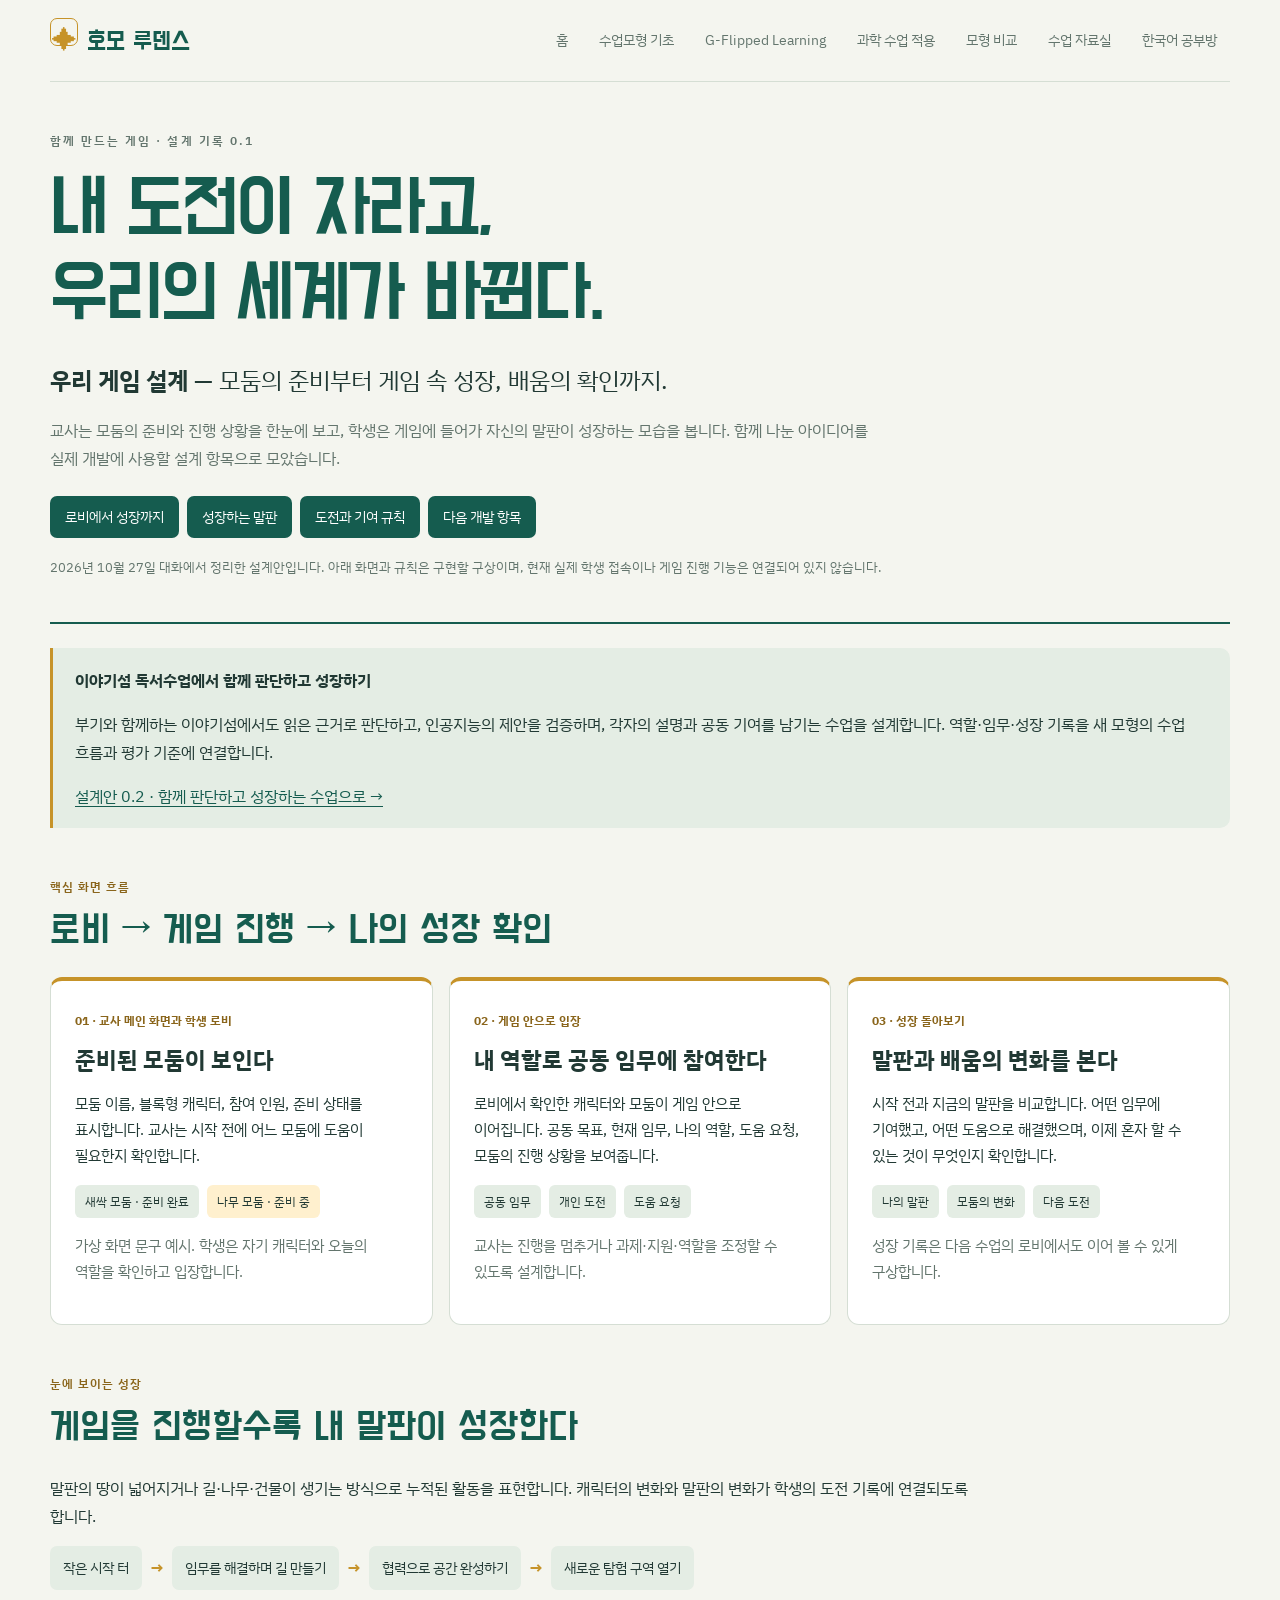
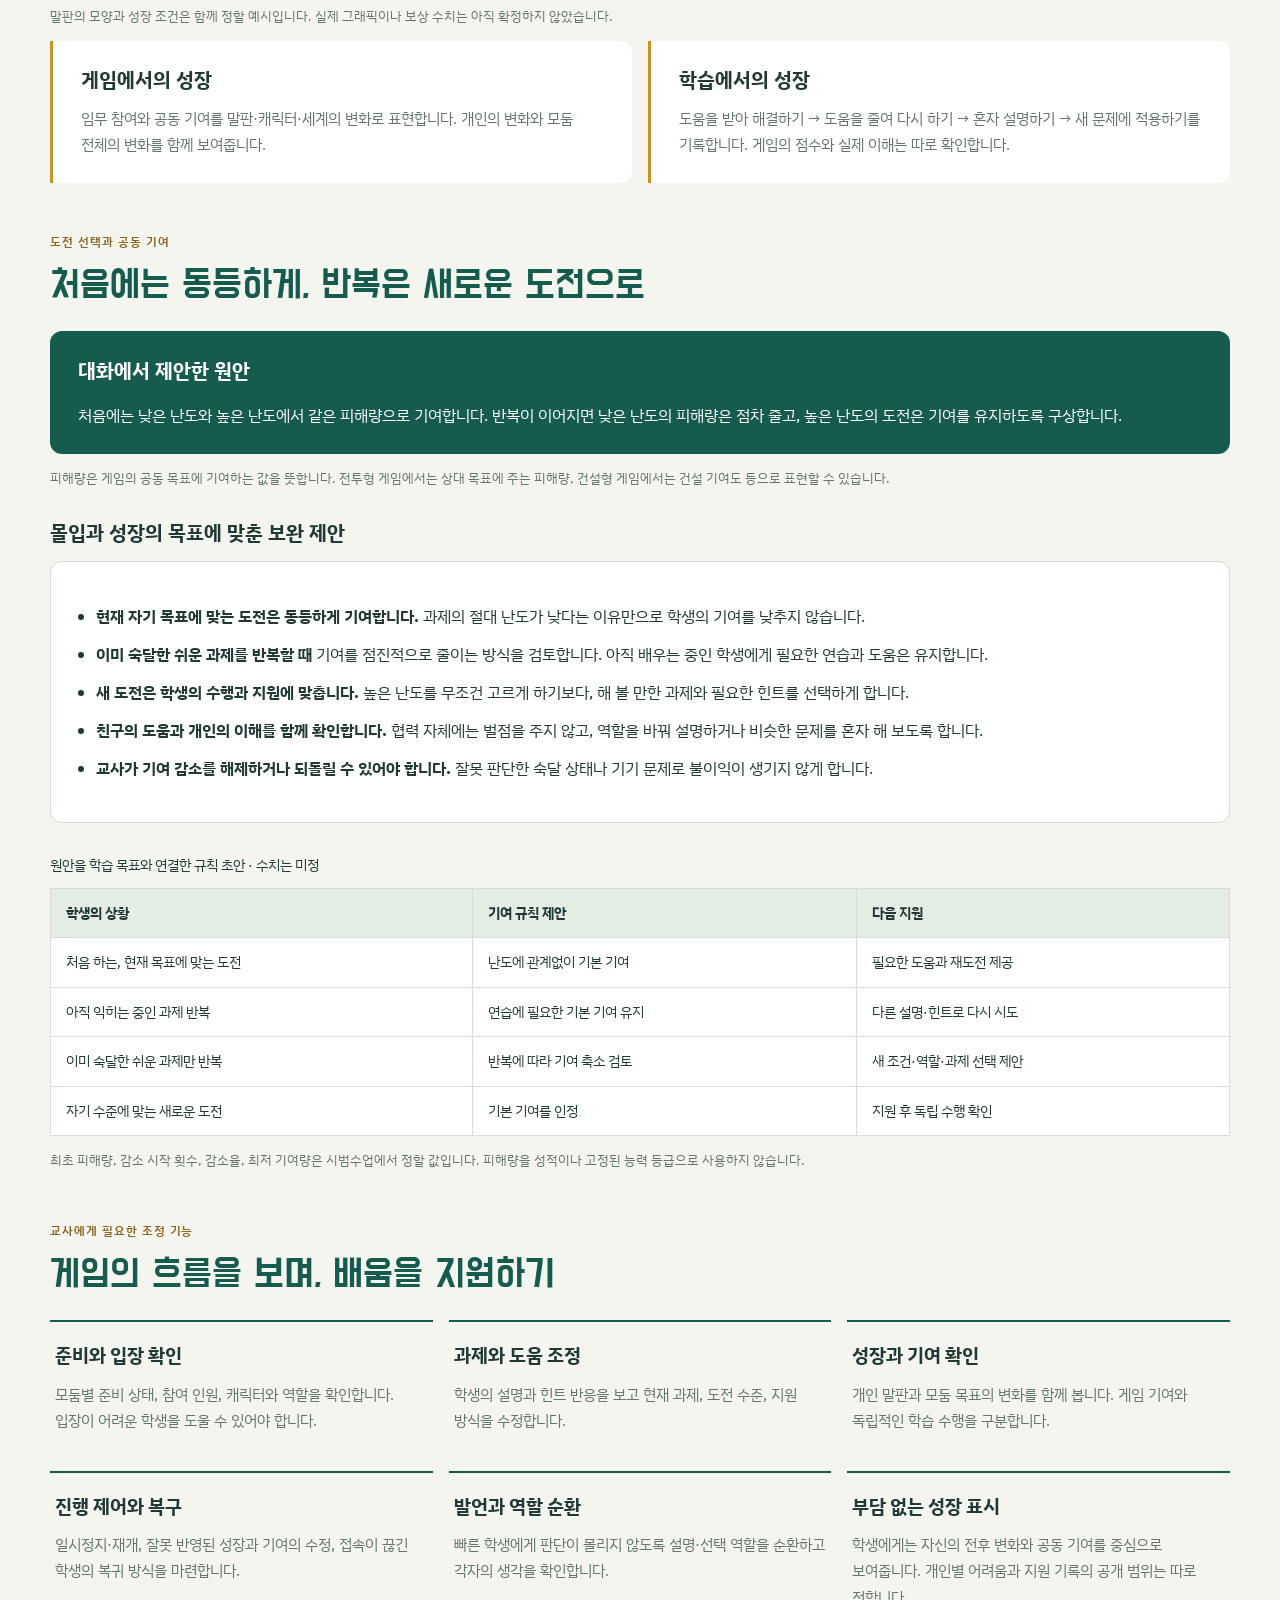
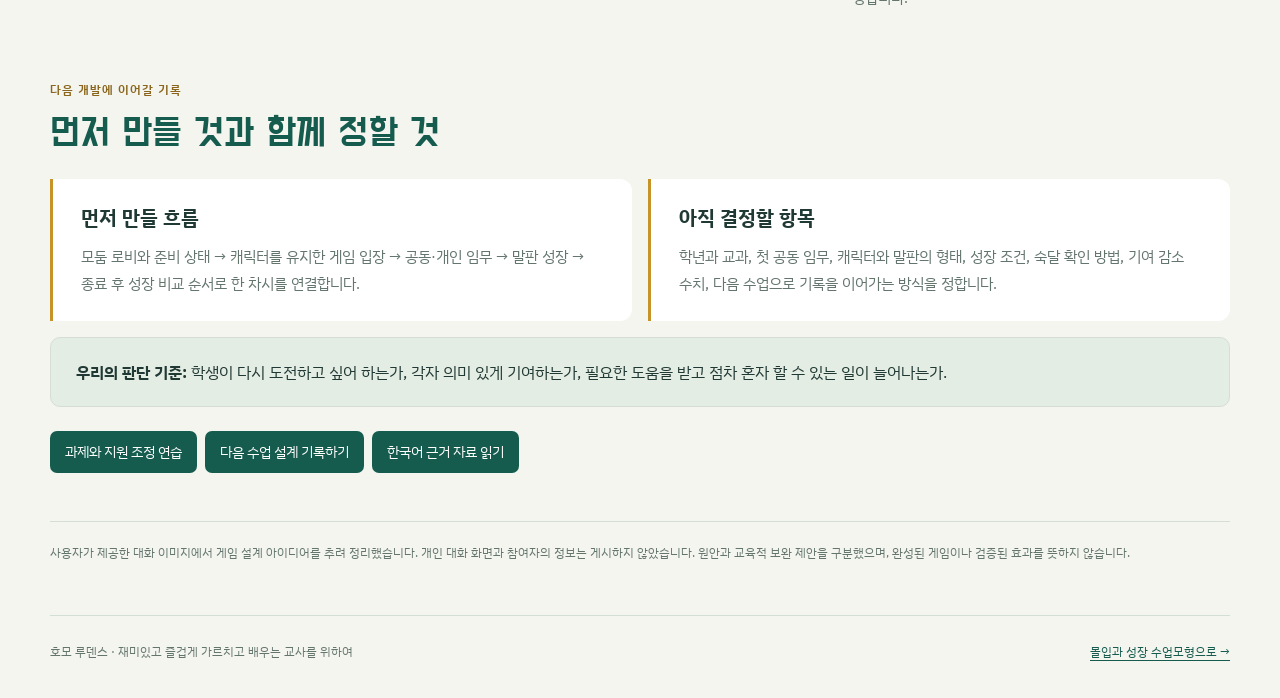
<file: game-design.html>
<!doctype html>
<html lang="ko"><head><meta charset="utf-8"><meta name="viewport" content="width=device-width,initial-scale=1"><meta name="description" content="함께 만드는 호모 루덴스 게임 설계. 모둠 로비, 블록형 캐릭터, 성장하는 말판, 반복 도전과 기여도 규칙을 정리합니다."><title>우리 게임 설계 · 호모 루덴스</title><link rel="stylesheet" href="./assets/lab.css"><link rel="stylesheet" href="./assets/learning-model.css"><style>.game-path{display:grid;grid-template-columns:repeat(3,minmax(0,1fr));gap:16px}.game-path article{padding:24px;background:var(--paper);border:1px solid var(--line);border-top:4px solid var(--gold);border-radius:12px}.game-path h3{font-size:23px;margin:10px 0}.game-path p{font-size:15px}.game-number{font-size:12px;font-weight:700;color:#8a651b}.game-status{display:flex;flex-wrap:wrap;gap:8px}.game-status span{font-size:12px;padding:6px 10px;background:var(--tint);border-radius:6px}.game-status .waiting{background:#fff0ce}.game-note{font-size:13px;color:var(--muted)}.game-rule{padding:25px 28px;background:var(--teal);color:#fff;border-radius:12px}.game-rule h3{color:#fff}.game-rule p{margin-bottom:0}.game-detail{background:var(--paper);border:1px solid var(--line);border-radius:12px;padding:24px}.game-detail li{margin:10px 0}.game-detail ul{padding-left:21px}.game-stage{display:flex;flex-wrap:wrap;gap:8px;margin:15px 0}.game-stage span{padding:10px 13px;background:var(--tint);border-radius:7px;font-size:14px}.game-stage b{align-self:center;color:var(--gold)}@media(max-width:750px){.game-path{grid-template-columns:1fr}.game-path article,.game-detail,.game-rule{padding:21px}}</style></head>
<body><a class="skip-link" href="#main">본문으로 건너뛰기</a><div class="shell">
<header class="masthead"><a class="brand" href="./index.html"><span class="brand-mark" aria-hidden="true">✦</span>호모 루덴스</a><nav class="site-nav" aria-label="주 메뉴"><a href="./index.html">홈</a><a href="./teaching-foundations.html">수업모형 기초</a><a href="./g-flipped-learning.html">G-Flipped Learning</a><a href="./science-g-flipped.html">과학 수업 적용</a><a href="./teaching-models.html">모형 비교</a><a href="./course-materials.html">수업 자료실</a><a href="./korean-study.html">한국어 공부방</a></nav></header>
<main id="main"><header class="model-hero"><div class="eyebrow">함께 만드는 게임 · 설계 기록 0.1</div><h1>내 도전이 자라고,<br>우리의 세계가 바뀐다.</h1><p class="model-lede"><strong>우리 게임 설계</strong> — 모둠의 준비부터 게임 속 성장, 배움의 확인까지.</p><p class="model-intro">교사는 모둠의 준비와 진행 상황을 한눈에 보고, 학생은 게임에 들어가 자신의 말판이 성장하는 모습을 봅니다. 함께 나눈 아이디어를 실제 개발에 사용할 설계 항목으로 모았습니다.</p><nav class="model-jumps" aria-label="게임 설계 바로가기"><a href="#journey">로비에서 성장까지</a><a href="#growth">성장하는 말판</a><a href="#challenge">도전과 기여 규칙</a><a href="#next">다음 개발 항목</a></nav><p class="note">2026년 10월 27일 대화에서 정리한 설계안입니다. 아래 화면과 규칙은 구현할 구상이며, 현재 실제 학생 접속이나 게임 진행 기능은 연결되어 있지 않습니다.</p></header>

<aside class="callout" style="margin-top:24px"><strong>이야기섬 독서수업에서 함께 판단하고 성장하기</strong><p>부기와 함께하는 이야기섬에서도 읽은 근거로 판단하고, 인공지능의 제안을 검증하며, 각자의 설명과 공동 기여를 남기는 수업을 설계합니다. 역할·임무·성장 기록을 새 모형의 수업 흐름과 평가 기준에 연결합니다.</p><a href="./co-learning-model.html">설계안 0.2 · 함께 판단하고 성장하는 수업으로 →</a></aside>
<section class="model-section" id="journey"><div class="section-kicker">핵심 화면 흐름</div><h2>로비 → 게임 진행 → 나의 성장 확인</h2><div class="game-path"><article><span class="game-number">01 · 교사 메인 화면과 학생 로비</span><h3>준비된 모둠이 보인다</h3><p>모둠 이름, 블록형 캐릭터, 참여 인원, 준비 상태를 표시합니다. 교사는 시작 전에 어느 모둠에 도움이 필요한지 확인합니다.</p><div class="game-status" aria-label="가상 모둠 상태 예시"><span>새싹 모둠 · 준비 완료</span><span class="waiting">나무 모둠 · 준비 중</span></div><p class="game-note">가상 화면 문구 예시. 학생은 자기 캐릭터와 오늘의 역할을 확인하고 입장합니다.</p></article><article><span class="game-number">02 · 게임 안으로 입장</span><h3>내 역할로 공동 임무에 참여한다</h3><p>로비에서 확인한 캐릭터와 모둠이 게임 안으로 이어집니다. 공동 목표, 현재 임무, 나의 역할, 도움 요청, 모둠의 진행 상황을 보여줍니다.</p><div class="game-status"><span>공동 임무</span><span>개인 도전</span><span>도움 요청</span></div><p class="game-note">교사는 진행을 멈추거나 과제·지원·역할을 조정할 수 있도록 설계합니다.</p></article><article><span class="game-number">03 · 성장 돌아보기</span><h3>말판과 배움의 변화를 본다</h3><p>시작 전과 지금의 말판을 비교합니다. 어떤 임무에 기여했고, 어떤 도움으로 해결했으며, 이제 혼자 할 수 있는 것이 무엇인지 확인합니다.</p><div class="game-status"><span>나의 말판</span><span>모둠의 변화</span><span>다음 도전</span></div><p class="game-note">성장 기록은 다음 수업의 로비에서도 이어 볼 수 있게 구상합니다.</p></article></div></section>

<section class="model-section" id="growth"><div class="section-kicker">눈에 보이는 성장</div><h2>게임을 진행할수록 내 말판이 성장한다</h2><p>말판의 땅이 넓어지거나 길·나무·건물이 생기는 방식으로 누적된 활동을 표현합니다. 캐릭터의 변화와 말판의 변화가 학생의 도전 기록에 연결되도록 합니다.</p><div class="game-stage" aria-label="말판 성장 예시"><span>작은 시작 터</span><b aria-hidden="true">→</b><span>임무를 해결하며 길 만들기</span><b aria-hidden="true">→</b><span>협력으로 공간 완성하기</span><b aria-hidden="true">→</b><span>새로운 탐험 구역 열기</span></div><p class="game-note">말판의 모양과 성장 조건은 함께 정할 예시입니다. 실제 그래픽이나 보상 수치는 아직 확정하지 않았습니다.</p><div class="purpose-grid"><article><h3>게임에서의 성장</h3><p>임무 참여와 공동 기여를 말판·캐릭터·세계의 변화로 표현합니다. 개인의 변화와 모둠 전체의 변화를 함께 보여줍니다.</p></article><article><h3>학습에서의 성장</h3><p>도움을 받아 해결하기 → 도움을 줄여 다시 하기 → 혼자 설명하기 → 새 문제에 적용하기를 기록합니다. 게임의 점수와 실제 이해는 따로 확인합니다.</p></article></div></section>

<section class="model-section" id="challenge"><div class="section-kicker">도전 선택과 공동 기여</div><h2>처음에는 동등하게, 반복은 새로운 도전으로</h2><div class="game-rule"><h3>대화에서 제안한 원안</h3><p>처음에는 낮은 난도와 높은 난도에서 같은 피해량으로 기여합니다. 반복이 이어지면 낮은 난도의 피해량은 점차 줄고, 높은 난도의 도전은 기여를 유지하도록 구상합니다.</p></div><p class="game-note">피해량은 게임의 공동 목표에 기여하는 값을 뜻합니다. 전투형 게임에서는 상대 목표에 주는 피해량, 건설형 게임에서는 건설 기여도 등으로 표현할 수 있습니다.</p><h3 class="subheading">몰입과 성장의 목표에 맞춘 보완 제안</h3><div class="game-detail"><ul><li><strong>현재 자기 목표에 맞는 도전은 동등하게 기여합니다.</strong> 과제의 절대 난도가 낮다는 이유만으로 학생의 기여를 낮추지 않습니다.</li><li><strong>이미 숙달한 쉬운 과제를 반복할 때</strong> 기여를 점진적으로 줄이는 방식을 검토합니다. 아직 배우는 중인 학생에게 필요한 연습과 도움은 유지합니다.</li><li><strong>새 도전은 학생의 수행과 지원에 맞춥니다.</strong> 높은 난도를 무조건 고르게 하기보다, 해 볼 만한 과제와 필요한 힌트를 선택하게 합니다.</li><li><strong>친구의 도움과 개인의 이해를 함께 확인합니다.</strong> 협력 자체에는 벌점을 주지 않고, 역할을 바꿔 설명하거나 비슷한 문제를 혼자 해 보도록 합니다.</li><li><strong>교사가 기여 감소를 해제하거나 되돌릴 수 있어야 합니다.</strong> 잘못 판단한 숙달 상태나 기기 문제로 불이익이 생기지 않게 합니다.</li></ul></div><div class="table-wrap" style="margin-top:20px"><table><caption style="text-align:left;padding:10px 0">원안을 학습 목표와 연결한 규칙 초안 · 수치는 미정</caption><thead><tr><th scope="col">학생의 상황</th><th scope="col">기여 규칙 제안</th><th scope="col">다음 지원</th></tr></thead><tbody><tr><td>처음 하는, 현재 목표에 맞는 도전</td><td>난도에 관계없이 기본 기여</td><td>필요한 도움과 재도전 제공</td></tr><tr><td>아직 익히는 중인 과제 반복</td><td>연습에 필요한 기본 기여 유지</td><td>다른 설명·힌트로 다시 시도</td></tr><tr><td>이미 숙달한 쉬운 과제만 반복</td><td>반복에 따라 기여 축소 검토</td><td>새 조건·역할·과제 선택 제안</td></tr><tr><td>자기 수준에 맞는 새로운 도전</td><td>기본 기여를 인정</td><td>지원 후 독립 수행 확인</td></tr></tbody></table></div><p class="note">최초 피해량, 감소 시작 횟수, 감소율, 최저 기여량은 시범수업에서 정할 값입니다. 피해량을 성적이나 고정된 능력 등급으로 사용하지 않습니다.</p></section>

<section class="model-section" id="teacher"><div class="section-kicker">교사에게 필요한 조정 기능</div><h2>게임의 흐름을 보며, 배움을 지원하기</h2><div class="principle-grid"><article><h3>준비와 입장 확인</h3><p>모둠별 준비 상태, 참여 인원, 캐릭터와 역할을 확인합니다. 입장이 어려운 학생을 도울 수 있어야 합니다.</p></article><article><h3>과제와 도움 조정</h3><p>학생의 설명과 힌트 반응을 보고 현재 과제, 도전 수준, 지원 방식을 수정합니다.</p></article><article><h3>성장과 기여 확인</h3><p>개인 말판과 모둠 목표의 변화를 함께 봅니다. 게임 기여와 독립적인 학습 수행을 구분합니다.</p></article><article><h3>진행 제어와 복구</h3><p>일시정지·재개, 잘못 반영된 성장과 기여의 수정, 접속이 끊긴 학생의 복귀 방식을 마련합니다.</p></article><article><h3>발언과 역할 순환</h3><p>빠른 학생에게 판단이 몰리지 않도록 설명·선택 역할을 순환하고 각자의 생각을 확인합니다.</p></article><article><h3>부담 없는 성장 표시</h3><p>학생에게는 자신의 전후 변화와 공동 기여를 중심으로 보여줍니다. 개인별 어려움과 지원 기록의 공개 범위는 따로 정합니다.</p></article></div></section>

<section class="model-section" id="next"><div class="section-kicker">다음 개발에 이어갈 기록</div><h2>먼저 만들 것과 함께 정할 것</h2><div class="purpose-grid"><article><h3>먼저 만들 흐름</h3><p>모둠 로비와 준비 상태 → 캐릭터를 유지한 게임 입장 → 공동·개인 임무 → 말판 성장 → 종료 후 성장 비교 순서로 한 차시를 연결합니다.</p></article><article><h3>아직 결정할 항목</h3><p>학년과 교과, 첫 공동 임무, 캐릭터와 말판의 형태, 성장 조건, 숙달 확인 방법, 기여 감소 수치, 다음 수업으로 기록을 이어가는 방식을 정합니다.</p></article></div><p class="model-thesis"><strong>우리의 판단 기준:</strong> 학생이 다시 도전하고 싶어 하는가, 각자 의미 있게 기여하는가, 필요한 도움을 받고 점차 혼자 할 수 있는 일이 늘어나는가.</p><div class="model-jumps"><a href="./learning-model.html#studio">과제와 지원 조정 연습</a><a href="./learning-model.html#record">다음 수업 설계 기록하기</a><a href="./korean-study.html">한국어 근거 자료 읽기</a></div></section>
<p class="model-endnote">사용자가 제공한 대화 이미지에서 게임 설계 아이디어를 추려 정리했습니다. 개인 대화 화면과 참여자의 정보는 게시하지 않았습니다. 원안과 교육적 보완 제안을 구분했으며, 완성된 게임이나 검증된 효과를 뜻하지 않습니다.</p>
</main><footer class="site-footer"><p>호모 루덴스 · 재미있고 즐겁게 가르치고 배우는 교사를 위하여</p><a href="./learning-model.html">몰입과 성장 수업모형으로 →</a></footer></div></body></html>
</file>
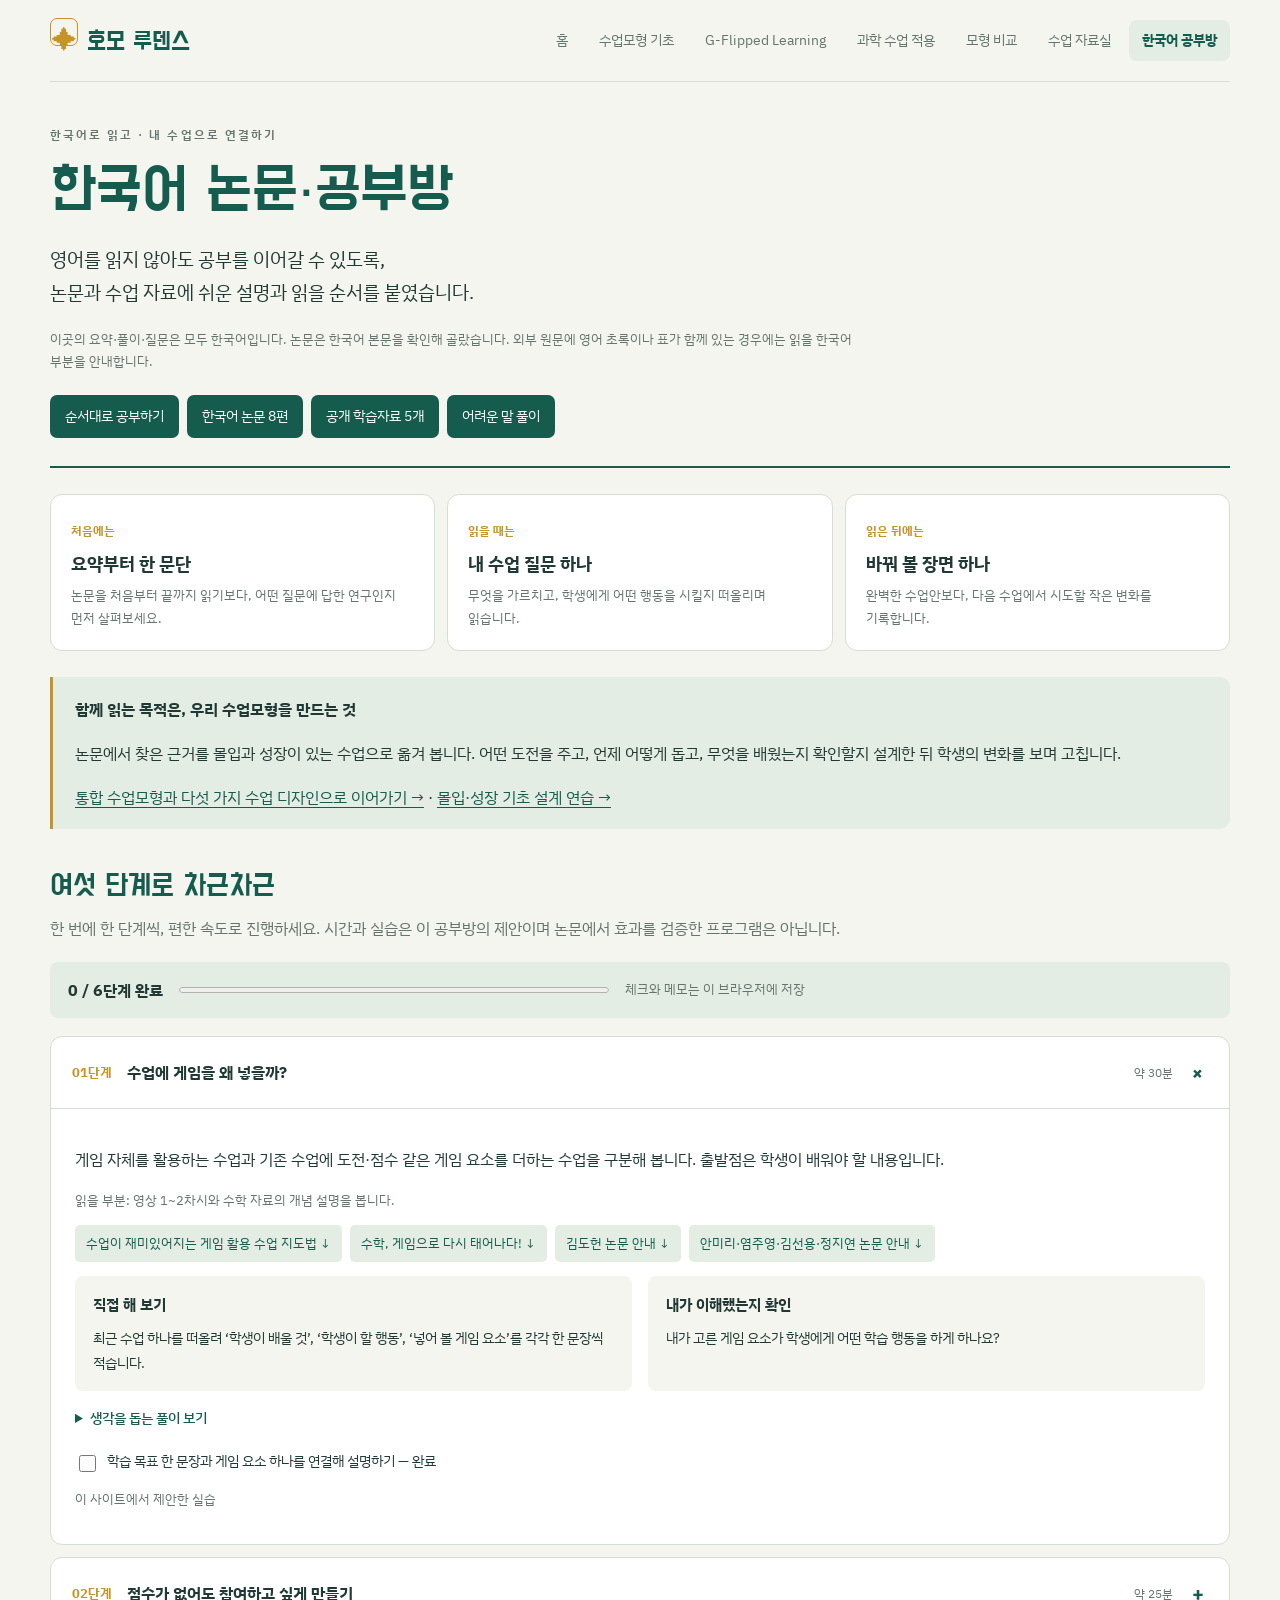
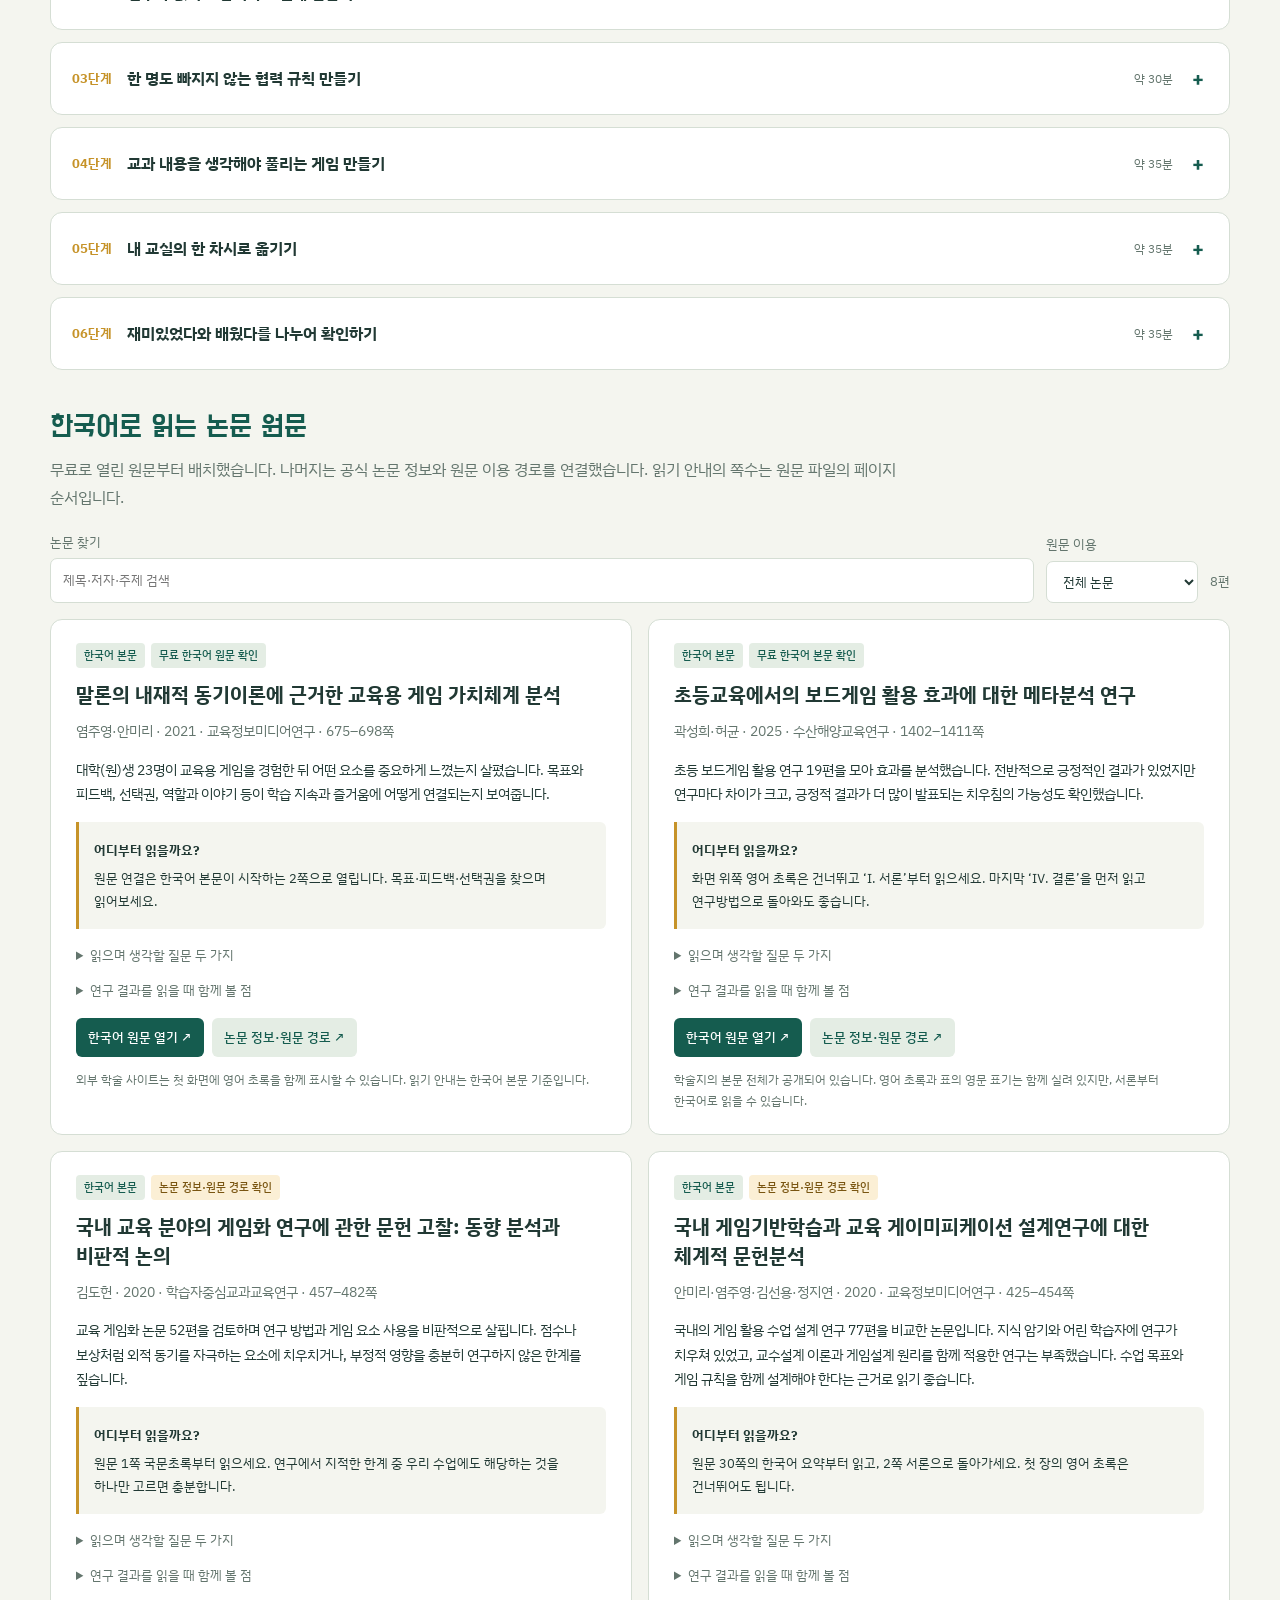
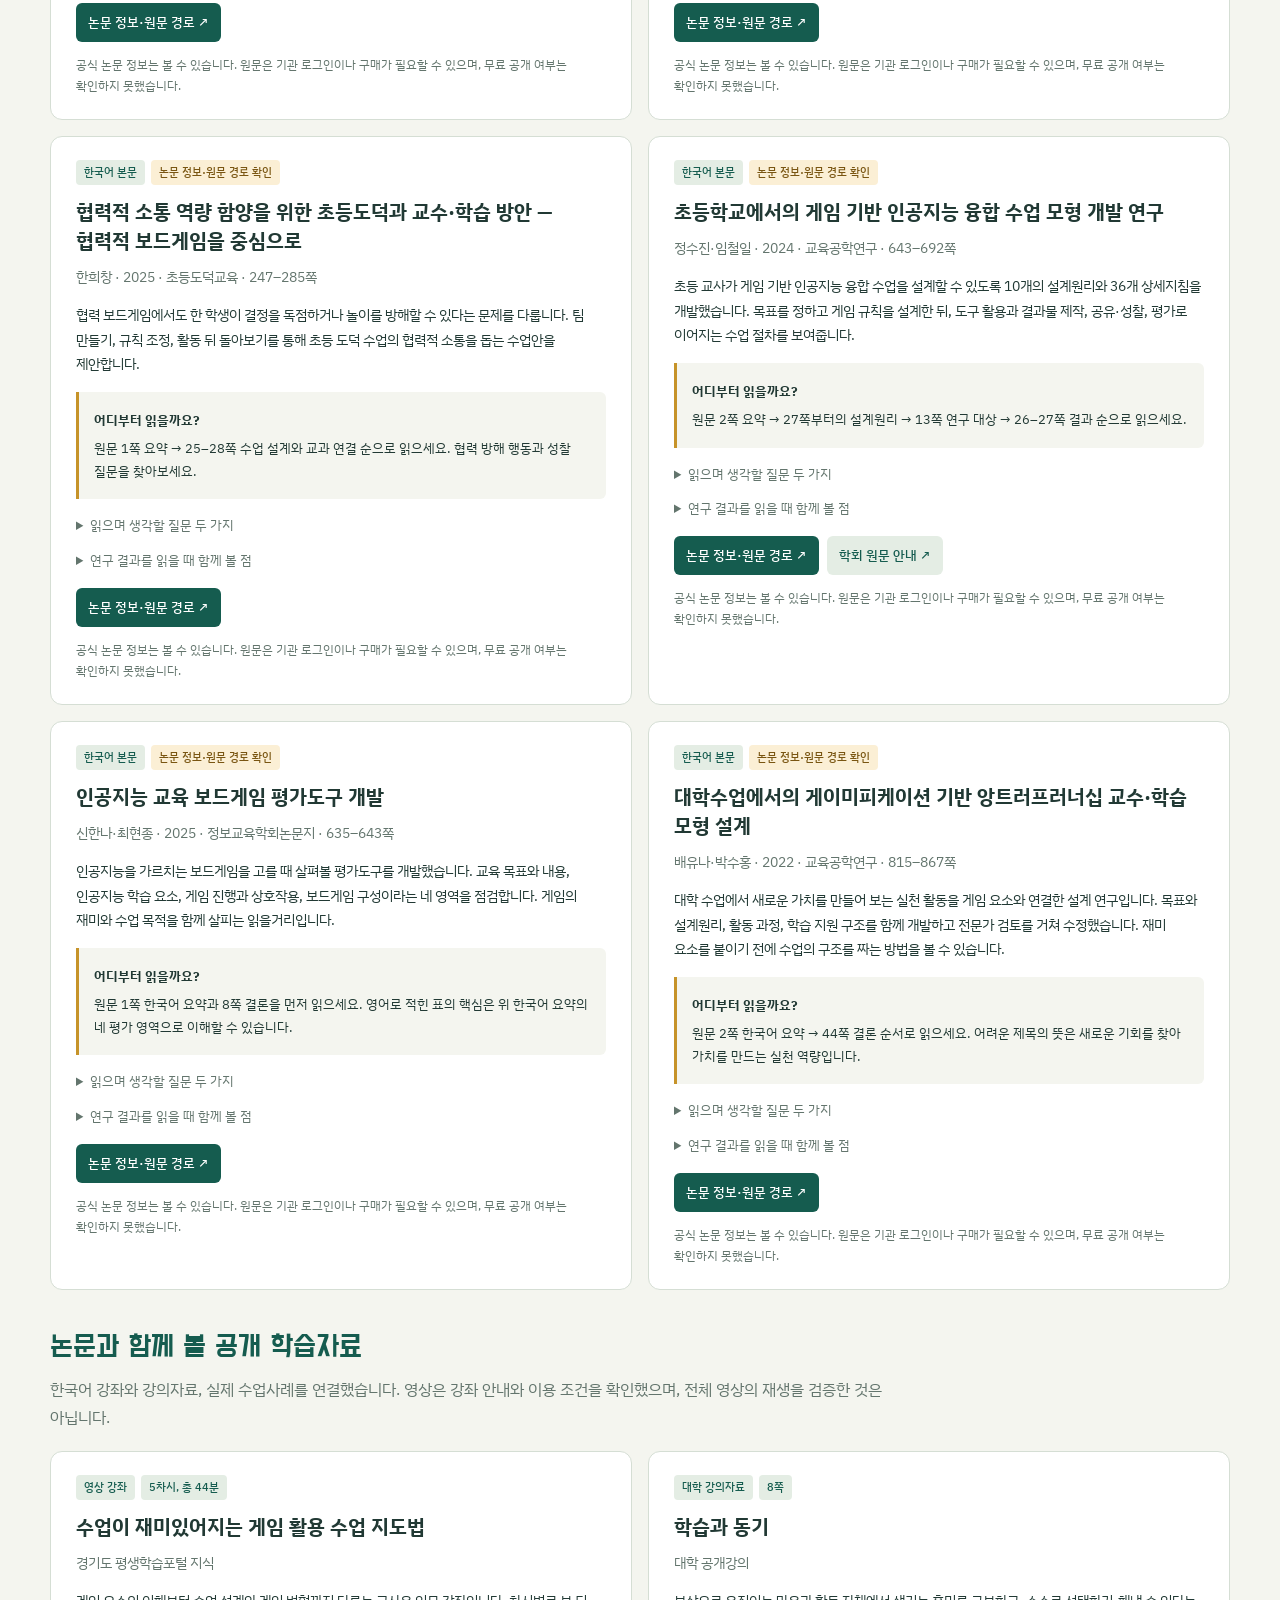
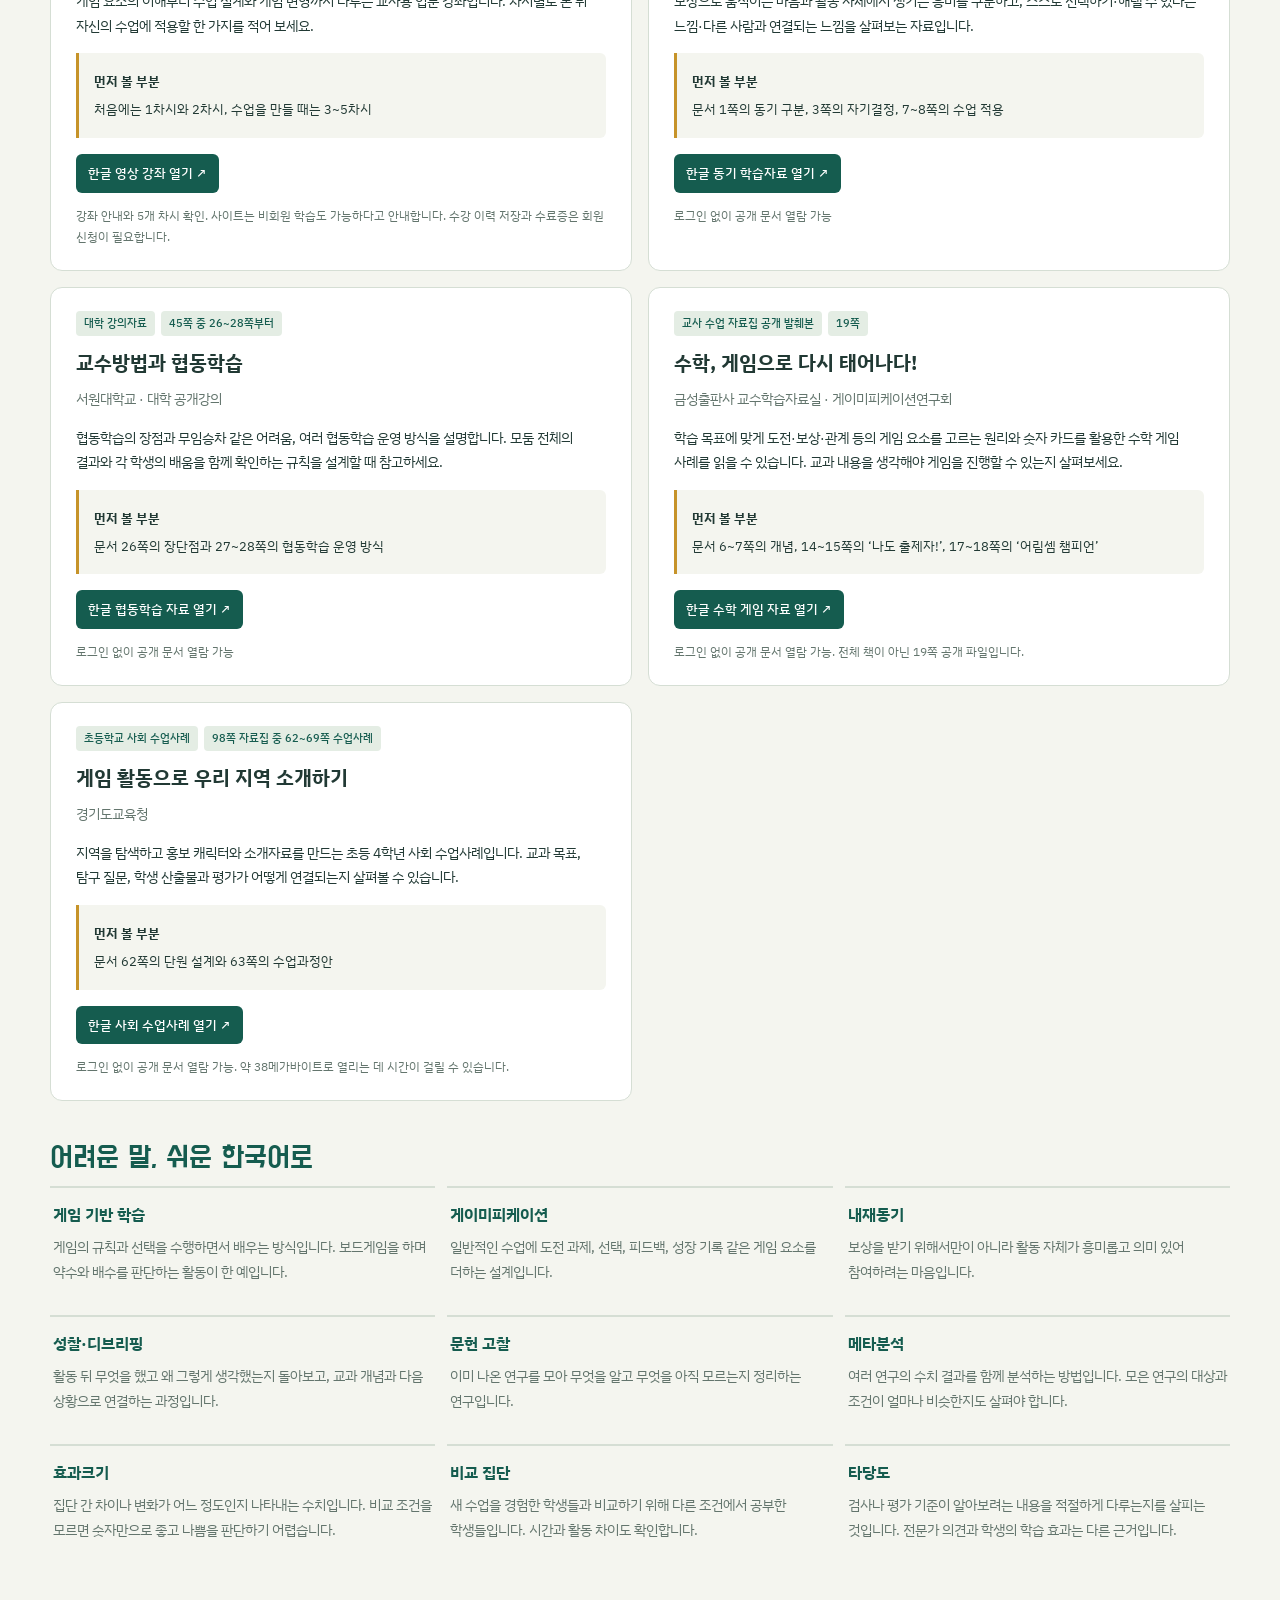
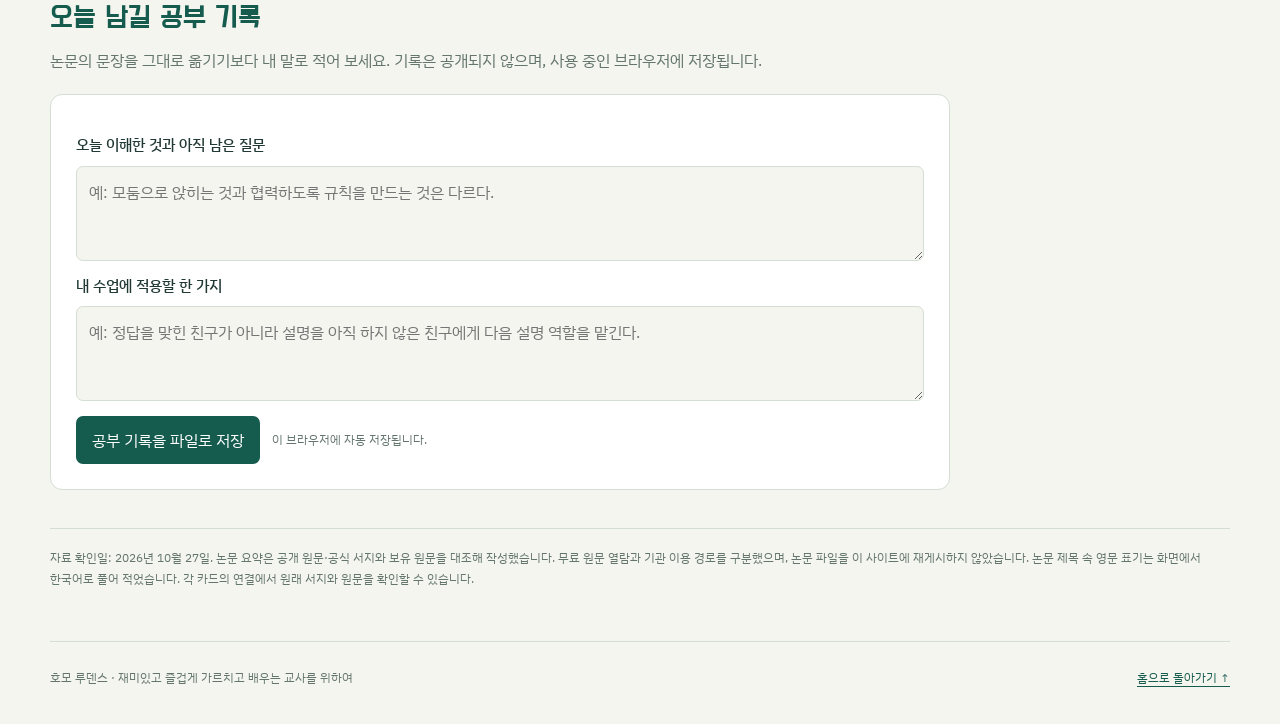
<file: korean-study.html>
<!doctype html>
<html lang="ko"><head><meta charset="utf-8"><meta name="viewport" content="width=device-width,initial-scale=1"><meta name="description" content="한국어 논문 원문과 쉬운 설명, 공개 수업 자료, 여섯 단계 공부 순서를 모은 호모 루덴스 공부방입니다."><title>한국어 논문·공부방 · 호모 루덴스</title><link rel="stylesheet" href="./assets/lab.css"><link rel="stylesheet" href="./assets/korean-study.css"></head>
<body><a class="skip-link" href="#main">본문으로 건너뛰기</a><div class="shell">
<header class="masthead"><a class="brand" href="./index.html"><span class="brand-mark" aria-hidden="true">✦</span>호모 루덴스</a><nav class="site-nav" aria-label="주 메뉴"><a href="./index.html">홈</a><a href="./teaching-foundations.html">수업모형 기초</a><a href="./g-flipped-learning.html">G-Flipped Learning</a><a href="./science-g-flipped.html">과학 수업 적용</a><a href="./teaching-models.html">모형 비교</a><a href="./course-materials.html">수업 자료실</a><a href="./korean-study.html" aria-current="page">한국어 공부방</a></nav></header>
<main id="main"><header class="study-hero"><div class="eyebrow">한국어로 읽고 · 내 수업으로 연결하기</div><h1>한국어 논문·공부방</h1><p class="lede">영어를 읽지 않아도 공부를 이어갈 수 있도록,<br>논문과 수업 자료에 쉬운 설명과 읽을 순서를 붙였습니다.</p><p class="note">이곳의 요약·풀이·질문은 모두 한국어입니다. 논문은 한국어 본문을 확인해 골랐습니다. 외부 원문에 영어 초록이나 표가 함께 있는 경우에는 읽을 한국어 부분을 안내합니다.</p><nav class="study-jumps" aria-label="공부방 바로가기"><a href="#plan">순서대로 공부하기</a><a href="#papers">한국어 논문 8편</a><a href="#materials">공개 학습자료 5개</a><a href="#glossary">어려운 말 풀이</a></nav></header>
<div class="start-strip"><div><span>처음에는</span><strong>요약부터 한 문단</strong><p>논문을 처음부터 끝까지 읽기보다, 어떤 질문에 답한 연구인지 먼저 살펴보세요.</p></div><div><span>읽을 때는</span><strong>내 수업 질문 하나</strong><p>무엇을 가르치고, 학생에게 어떤 행동을 시킬지 떠올리며 읽습니다.</p></div><div><span>읽은 뒤에는</span><strong>바꿔 볼 장면 하나</strong><p>완벽한 수업안보다, 다음 수업에서 시도할 작은 변화를 기록합니다.</p></div></div>
<aside class="callout"><strong>함께 읽는 목적은, 우리 수업모형을 만드는 것</strong><p>논문에서 찾은 근거를 몰입과 성장이 있는 수업으로 옮겨 봅니다. 어떤 도전을 주고, 언제 어떻게 돕고, 무엇을 배웠는지 확인할지 설계한 뒤 학생의 변화를 보며 고칩니다.</p><a href="./co-learning-model.html">통합 수업모형과 다섯 가지 수업 디자인으로 이어가기 →</a> · <a href="./learning-model.html#studio">몰입·성장 기초 설계 연습 →</a></aside>
<section class="study-section" id="plan"><h2>여섯 단계로 차근차근</h2><p>한 번에 한 단계씩, 편한 속도로 진행하세요. 시간과 실습은 이 공부방의 제안이며 논문에서 효과를 검증한 프로그램은 아닙니다.</p><div class="progress-line"><strong id="progress-label" aria-live="polite">0 / 6단계 완료</strong><progress id="study-progress" value="0" max="6" aria-label="학습 진행률"></progress><span>체크와 메모는 이 브라우저에 저장</span></div><details class="study-session" open>
      <summary><span class="session-number">01단계</span><span class="session-title">수업에 게임을 왜 넣을까?</span><span class="session-time">약 30분</span><span class="session-toggle" aria-hidden="true">＋</span></summary>
      <div class="session-body"><p>게임 자체를 활용하는 수업과 기존 수업에 도전·점수 같은 게임 요소를 더하는 수업을 구분해 봅니다. 출발점은 학생이 배워야 할 내용입니다.</p><p class="note">읽을 부분: 영상 1~2차시와 수학 자료의 개념 설명을 봅니다.</p><div class="reading-list"><a href="#game-teaching-course">수업이 재미있어지는 게임 활용 수업 지도법 ↓</a><a href="#math-game-guide">수학, 게임으로 다시 태어나다! ↓</a><a href="#kim-2020">김도헌 논문 안내 ↓</a><a href="#ahn-2020">안미리·염주영·김선용·정지연 논문 안내 ↓</a></div>
      <div class="session-grid"><div class="session-box"><h3>직접 해 보기</h3><p>최근 수업 하나를 떠올려 ‘학생이 배울 것’, ‘학생이 할 행동’, ‘넣어 볼 게임 요소’를 각각 한 문장씩 적습니다.</p></div><div class="session-box"><h3>내가 이해했는지 확인</h3><p>내가 고른 게임 요소가 학생에게 어떤 학습 행동을 하게 하나요?</p></div></div>
      <details class="answer"><summary>생각을 돕는 풀이 보기</summary><p>게임 요소를 이름만 쓰기보다 그 요소가 학생에게 시킬 행동을 적어 보세요. 예를 들어 정답 보상에만 점수를 주는 것과, 풀이 이유를 설명해야 다음 단계로 가는 것은 다른 설계입니다.</p></details>
      <label class="completion"><input type="checkbox" data-study-done="1" data-title="수업에 게임을 왜 넣을까?"><span>학습 목표 한 문장과 게임 요소 하나를 연결해 설명하기 — 완료</span></label>
      <p class="note">이 사이트에서 제안한 실습</p></div></details><details class="study-session">
      <summary><span class="session-number">02단계</span><span class="session-title">점수가 없어도 참여하고 싶게 만들기</span><span class="session-time">약 25분</span><span class="session-toggle" aria-hidden="true">＋</span></summary>
      <div class="session-body"><p>학생이 선택할 수 있는지, 해낼 만한 도전인지, 친구와 연결되는지 살펴봅니다. 외부 보상과 활동 자체의 흥미가 어떻게 함께 작동하는지도 생각합니다.</p><p class="note">읽을 부분: 학습과 동기 자료의 1·3·7·8쪽을 읽습니다.</p><div class="reading-list"><a href="#learning-motivation">학습과 동기 ↓</a><a href="#yeom-ahn-2021">염주영·안미리 논문 안내 ↓</a></div>
      <div class="session-grid"><div class="session-box"><h3>직접 해 보기</h3><p>점수만 주던 활동에 ‘두 가지 과제 중 선택하기’, ‘작은 성공을 확인하는 설명’, ‘짝과 서로 돕는 역할’을 하나씩 더해 봅니다.</p></div><div class="session-box"><h3>내가 이해했는지 확인</h3><p>보상을 받지 못한 학생도 다음 활동에 다시 도전할 이유가 있나요?</p></div></div>
      <details class="answer"><summary>생각을 돕는 풀이 보기</summary><p>선택할 여지, 작은 성취를 알 수 있는 피드백, 친구와 함께할 역할을 살펴보세요. 점수를 못 받아도 무엇을 고쳐 다시 해 볼지 알 수 있어야 다음 행동으로 이어집니다.</p></details>
      <label class="completion"><input type="checkbox" data-study-done="2" data-title="점수가 없어도 참여하고 싶게 만들기"><span>선택·성취·관계를 지원하는 장치 세 가지 적기 — 완료</span></label>
      <p class="note">이 사이트에서 제안한 실습</p></div></details><details class="study-session">
      <summary><span class="session-number">03단계</span><span class="session-title">한 명도 빠지지 않는 협력 규칙 만들기</span><span class="session-time">약 30분</span><span class="session-toggle" aria-hidden="true">＋</span></summary>
      <div class="session-body"><p>모둠으로 앉는 것만으로 모든 학생의 배움이 보장되지는 않습니다. 함께 완수할 목표와 각자가 설명할 부분을 함께 설계합니다.</p><p class="note">읽을 부분: 교수방법 자료의 26~28쪽을 읽습니다.</p><div class="reading-list"><a href="#cooperative-learning">교수방법과 협동학습 ↓</a><a href="#han-2025">한희창 논문 안내 ↓</a></div>
      <div class="session-grid"><div class="session-box"><h3>직접 해 보기</h3><p>진행자·설명자·확인자·기록자 역할을 돌아가며 맡게 하고, 마지막에는 모두가 답의 이유를 한 문장씩 설명하도록 규칙을 만듭니다.</p></div><div class="session-box"><h3>내가 이해했는지 확인</h3><p>한 학생이 정답을 모두 말해 버려도 나머지 학생의 생각을 확인할 수 있나요?</p></div></div>
      <details class="answer"><summary>생각을 돕는 풀이 보기</summary><p>모둠의 성공과 개인의 이해를 둘 다 확인할 방법이 필요합니다. 역할을 바꾸어 맡게 하고, 모든 학생이 선택 이유를 설명하도록 하는 것은 가능한 방법의 예입니다.</p></details>
      <label class="completion"><input type="checkbox" data-study-done="3" data-title="한 명도 빠지지 않는 협력 규칙 만들기"><span>공동 목표 하나와 개인별 확인 방법 하나 정하기 — 완료</span></label>
      <p class="note">이 사이트에서 제안한 실습</p></div></details><details class="study-session">
      <summary><span class="session-number">04단계</span><span class="session-title">교과 내용을 생각해야 풀리는 게임 만들기</span><span class="session-time">약 35분</span><span class="session-toggle" aria-hidden="true">＋</span></summary>
      <div class="session-body"><p>게임의 규칙이 연산·추론·설명 등 배우려는 행동으로 이어지는지 확인합니다. 게임에서 이기는 기준과 수업에서 잘 배웠다는 기준을 따로 적어 봅니다.</p><p class="note">읽을 부분: 수학 자료의 ‘나도 출제자!’와 ‘어림셈 챔피언’을 읽고, 필요하면 영상 3~4차시를 봅니다.</p><div class="reading-list"><a href="#math-game-guide">수학, 게임으로 다시 태어나다! ↓</a><a href="#game-teaching-course">수업이 재미있어지는 게임 활용 수업 지도법 ↓</a><a href="#jung-lim-2024">정수진·임철일 논문 안내 ↓</a></div>
      <div class="session-grid"><div class="session-box"><h3>직접 해 보기</h3><p>예시 하나를 골라 자신의 교과로 바꿉니다. 빠른 정답만 겨루는 규칙에 ‘근거 설명하기’ 또는 ‘친구의 풀이 검토하기’를 넣어 시험해 봅니다.</p></div><div class="session-box"><h3>내가 이해했는지 확인</h3><p>교과 내용을 이해하지 못해도 운이나 속도만으로 계속 이길 수 있나요?</p></div></div>
      <details class="answer"><summary>생각을 돕는 풀이 보기</summary><p>운이나 속도만으로 성공한다면 규칙을 조정할 여지가 있습니다. 문제의 근거를 설명하거나 서로 다른 풀이를 검토하는 행동을 성공 조건과 연결해 보세요.</p></details>
      <label class="completion"><input type="checkbox" data-study-done="4" data-title="교과 내용을 생각해야 풀리는 게임 만들기"><span>준비물·진행 순서·학습 확인 방법을 적은 게임 규칙 한 장 만들기 — 완료</span></label>
      <p class="note">이 사이트에서 제안한 실습</p></div></details><details class="study-session">
      <summary><span class="session-number">05단계</span><span class="session-title">내 교실의 한 차시로 옮기기</span><span class="session-time">약 35분</span><span class="session-toggle" aria-hidden="true">＋</span></summary>
      <div class="session-body"><p>게임 활동 중 만든 결과물과 활동 뒤의 설명을 통해 배움을 확인합니다. 수업 목표와 관련 없는 꾸미기나 경쟁에 시간이 몰리는지도 살펴봅니다.</p><p class="note">읽을 부분: 지역 소개 수업사례의 62~63쪽에서 목표·활동·평가의 연결을 읽습니다.</p><div class="reading-list"><a href="#social-studies-game-case">게임 활동으로 우리 지역 소개하기 ↓</a><a href="#bae-park-2022">배유나·박수홍 논문 안내 ↓</a></div>
      <div class="session-grid"><div class="session-box"><h3>직접 해 보기</h3><p>내 교과의 40분 수업을 ‘시작 5분·규칙 연습 5분·게임과 탐구 20분·정리와 확인 10분’으로 초안 작성합니다. 학생이 남길 설명이나 결과물도 정합니다.</p></div><div class="session-box"><h3>내가 이해했는지 확인</h3><p>놀이가 끝난 뒤 학생이 무엇을 배웠는지 어떤 자료로 알 수 있나요?</p></div></div>
      <details class="answer"><summary>생각을 돕는 풀이 보기</summary><p>만든 결과물만 보지 말고 그 안에 담긴 개념을 학생이 설명하게 해 보세요. 정리 시간에 새 문제 하나를 제시하면 게임 상황을 벗어나서도 이해했는지 살필 수 있습니다.</p></details>
      <label class="completion"><input type="checkbox" data-study-done="5" data-title="내 교실의 한 차시로 옮기기"><span>학습 목표·시간·학생 산출물·교사의 확인 질문을 갖춘 수업안 만들기 — 완료</span></label>
      <p class="note">시간 배분은 이 사이트에서 제안한 예시이며 학급 상황에 맞게 바꿉니다. 원문 사례의 시간표를 옮긴 것이 아닙니다.</p></div></details><details class="study-session">
      <summary><span class="session-number">06단계</span><span class="session-title">재미있었다와 배웠다를 나누어 확인하기</span><span class="session-time">약 35분</span><span class="session-toggle" aria-hidden="true">＋</span></summary>
      <div class="session-body"><p>여러 연구를 모은 결과라도 대상 학생, 수업 기간, 비교 방법과 측정 내용이 다를 수 있습니다. 평균적인 효과와 내 교실에서의 관찰을 구분합니다.</p><p class="note">읽을 부분: 논문의 한국어 ‘Ⅱ. 연구 방법’과 ‘Ⅳ. 결론’을 중심으로 읽습니다.</p><div class="reading-list"><a href="#kwak-heo-2025">초등교육에서의 보드게임 활용 효과에 대한 메타분석 연구 ↓</a><a href="#shin-choe-2025">신한나·최현종 논문 안내 ↓</a></div>
      <div class="session-grid"><div class="session-box"><h3>직접 해 보기</h3><p>논문에서 ‘누가·무엇을·얼마나·어떻게 확인했는가’를 찾아 적습니다. 내 수업에는 흥미 질문 하나와 개념 설명 문제 하나를 별도로 준비합니다.</p></div><div class="session-box"><h3>내가 이해했는지 확인</h3><p>학생이 재미있다고 답한 것만으로 학습 효과가 있었다고 결론 내리고 있지는 않나요?</p></div></div>
      <details class="answer"><summary>생각을 돕는 풀이 보기</summary><p>흥미와 이해는 따로 확인합니다. 재미에 대한 질문과 개념 설명 문제를 함께 두고, 연구에서는 대상·기간·비교 조건을 확인하세요. 간단한 수업 관찰만으로 원인과 결과를 단정하지 않습니다.</p></details>
      <label class="completion"><input type="checkbox" data-study-done="6" data-title="재미있었다와 배웠다를 나누어 확인하기"><span>논문 읽기 메모 네 항목과 내 수업 확인 도구 두 가지 만들기 — 완료</span></label>
      <p class="note">한 학급의 간단한 전후 관찰만으로 수업 방식의 인과적 효과를 단정하지 않습니다. 이 사이트에서 제안한 탐색적 확인 활동입니다.</p></div></details></section>
<section class="study-section" id="papers"><h2>한국어로 읽는 논문 원문</h2><p>무료로 열린 원문부터 배치했습니다. 나머지는 공식 논문 정보와 원문 이용 경로를 연결했습니다. 읽기 안내의 쪽수는 원문 파일의 페이지 순서입니다.</p><div class="filters"><label>논문 찾기<input id="paper-query" type="search" placeholder="제목·저자·주제 검색" autocomplete="off"></label><label>원문 이용<select id="paper-access"><option value="all">전체 논문</option><option value="free">무료 원문 확인</option><option value="library">기관·원문 경로 확인</option></select></label><span id="paper-count" class="result-count" aria-live="polite">8편</span></div><div class="paper-grid"><article class="paper-card" id="yeom-ahn-2021" data-paper-search="말론의 내재적 동기이론에 근거한 교육용 게임 가치체계 분석 염주영 안미리 대학(원)생 23명이 교육용 게임을 경험한 뒤 어떤 요소를 중요하게 느꼈는지 살폈습니다. 목표와 피드백, 선택권, 역할과 이야기 등이 학습 지속과 즐거움에 어떻게 연결되는지 보여줍니다. 면담과 설문을 통한 학습 경험 분석" data-access="free">
      <div class="paper-meta"><span class="badge">한국어 본문</span><span class="badge">무료 한국어 원문 확인</span></div><h3>말론의 내재적 동기이론에 근거한 교육용 게임 가치체계 분석</h3>
      <p class="citation">염주영·안미리 · 2021 · 교육정보미디어연구 · 675–698쪽</p>
      <p>대학(원)생 23명이 교육용 게임을 경험한 뒤 어떤 요소를 중요하게 느꼈는지 살폈습니다. 목표와 피드백, 선택권, 역할과 이야기 등이 학습 지속과 즐거움에 어떻게 연결되는지 보여줍니다.</p>
      <div class="read-guide"><strong>어디부터 읽을까요?</strong><p>원문 연결은 한국어 본문이 시작하는 2쪽으로 열립니다. 목표·피드백·선택권을 찾으며 읽어보세요.</p></div>
      <details><summary>읽으며 생각할 질문 두 가지</summary><ul><li>학생에게 선택권을 주는 부분과 교사가 안내해야 하는 부분은 어디인가?</li><li>이야기와 역할이 주는 재미가 학습 내용 이해와 어떻게 이어지는가?</li></ul></details>
      <details><summary>연구 결과를 읽을 때 함께 볼 점</summary><p>대학생과 대학원생의 경험을 분석한 연구입니다. 초등학생에게 같은 효과가 난다고 바로 일반화하지 않습니다.</p></details>
      <div class="paper-links"><a href="https://scholarworks.bwise.kr/hanyang/bitstream/2021.sw.hanyang/141729/1/Malone%EC%9D%98%20%EB%82%B4%EC%9E%AC%EC%A0%81%20%EB%8F%99%EA%B8%B0%EC%9D%B4%EB%A1%A0%EC%97%90%20%EA%B7%BC%EA%B1%B0%ED%95%9C%20%EA%B5%90%EC%9C%A1%EC%9A%A9%20%EA%B2%8C%EC%9E%84%20%EA%B0%80%EC%B9%98%EC%B2%B4%EA%B3%84%20%EB%B6%84%EC%84%9D.pdf#page=2" target="_blank" rel="noopener noreferrer">한국어 원문 열기 <span aria-hidden="true">↗</span></a><a href="https://www.kci.go.kr/kciportal/landing/article.kci?arti_id=ART002730131" target="_blank" rel="noopener noreferrer" class="secondary">논문 정보·원문 경로 <span aria-hidden="true">↗</span></a></div><p class="access-note">외부 학술 사이트는 첫 화면에 영어 초록을 함께 표시할 수 있습니다. 읽기 안내는 한국어 본문 기준입니다.</p>
    </article><article class="paper-card" id="kwak-heo-2025" data-paper-search="초등교육에서의 보드게임 활용 효과에 대한 메타분석 연구 곽성희 허균 초등 보드게임 활용 연구 19편을 모아 효과를 분석했습니다. 전반적으로 긍정적인 결과가 있었지만 연구마다 차이가 크고, 긍정적 결과가 더 많이 발표되는 치우침의 가능성도 확인했습니다. 여러 연구의 결과를 합친 메타분석" data-access="free">
      <div class="paper-meta"><span class="badge">한국어 본문</span><span class="badge">무료 한국어 본문 확인</span></div><h3>초등교육에서의 보드게임 활용 효과에 대한 메타분석 연구</h3>
      <p class="citation">곽성희·허균 · 2025 · 수산해양교육연구 · 1402–1411쪽</p>
      <p>초등 보드게임 활용 연구 19편을 모아 효과를 분석했습니다. 전반적으로 긍정적인 결과가 있었지만 연구마다 차이가 크고, 긍정적 결과가 더 많이 발표되는 치우침의 가능성도 확인했습니다.</p>
      <div class="read-guide"><strong>어디부터 읽을까요?</strong><p>화면 위쪽 영어 초록은 건너뛰고 ‘Ⅰ. 서론’부터 읽으세요. 마지막 ‘Ⅳ. 결론’을 먼저 읽고 연구방법으로 돌아와도 좋습니다.</p></div>
      <details><summary>읽으며 생각할 질문 두 가지</summary><ul><li>이 연구가 모은 보드게임 수업은 우리 반 활동과 얼마나 비슷한가?</li><li>잘된 결과만 알려졌을 가능성을 저자들은 어떻게 다루었나?</li></ul></details>
      <details><summary>연구 결과를 읽을 때 함께 볼 점</summary><p>큰 효과 수치 하나만 보고 모든 보드게임이 효과적이라고 판단하지 마세요. 어떤 학년·활동·검사와 비교했는지, 연구 결과가 얼마나 다른지도 함께 봅니다.</p></details>
      <div class="paper-links"><a href="https://english.ksfme.or.kr/_PR/view/?aidx=47555&amp;bidx=4293" target="_blank" rel="noopener noreferrer">한국어 원문 열기 <span aria-hidden="true">↗</span></a><a href="https://doi.org/10.13000/JFMSE.2025.12.37.6.1402" target="_blank" rel="noopener noreferrer" class="secondary">논문 정보·원문 경로 <span aria-hidden="true">↗</span></a></div><p class="access-note">학술지의 본문 전체가 공개되어 있습니다. 영어 초록과 표의 영문 표기는 함께 실려 있지만, 서론부터 한국어로 읽을 수 있습니다.</p>
    </article><article class="paper-card" id="kim-2020" data-paper-search="국내 교육 분야의 게임화 연구에 관한 문헌 고찰: 동향 분석과 비판적 논의 김도헌 교육 게임화 논문 52편을 검토하며 연구 방법과 게임 요소 사용을 비판적으로 살핍니다. 점수나 보상처럼 외적 동기를 자극하는 요소에 치우치거나, 부정적 영향을 충분히 연구하지 않은 한계를 짚습니다. 문헌 고찰과 비판적 논의" data-access="library">
      <div class="paper-meta"><span class="badge">한국어 본문</span><span class="badge limited">논문 정보·원문 경로 확인</span></div><h3>국내 교육 분야의 게임화 연구에 관한 문헌 고찰: 동향 분석과 비판적 논의</h3>
      <p class="citation">김도헌 · 2020 · 학습자중심교과교육연구 · 457–482쪽</p>
      <p>교육 게임화 논문 52편을 검토하며 연구 방법과 게임 요소 사용을 비판적으로 살핍니다. 점수나 보상처럼 외적 동기를 자극하는 요소에 치우치거나, 부정적 영향을 충분히 연구하지 않은 한계를 짚습니다.</p>
      <div class="read-guide"><strong>어디부터 읽을까요?</strong><p>원문 1쪽 국문초록부터 읽으세요. 연구에서 지적한 한계 중 우리 수업에도 해당하는 것을 하나만 고르면 충분합니다.</p></div>
      <details><summary>읽으며 생각할 질문 두 가지</summary><ul><li>학생은 보상을 얻기 위해 참여하는가, 활동 자체에 의미를 느껴 참여하는가?</li><li>재미있었다는 반응과 실제로 배웠다는 증거를 어떻게 구별할까?</li></ul></details>
      <details><summary>연구 결과를 읽을 때 함께 볼 점</summary><p>게임화의 긍정적 효과만 가져오기보다 어떤 학습자와 과제에서 어떤 요소가 작동하는지 묻는 데 활용합니다.</p></details>
      <div class="paper-links"><a href="https://www.kci.go.kr/kciportal/ci/sereArticleSearch/ciSereArtiView.kci?sereArticleSearchBean.artiId=ART002572682" target="_blank" rel="noopener noreferrer">논문 정보·원문 경로 <span aria-hidden="true">↗</span></a></div><p class="access-note">공식 논문 정보는 볼 수 있습니다. 원문은 기관 로그인이나 구매가 필요할 수 있으며, 무료 공개 여부는 확인하지 못했습니다.</p>
    </article><article class="paper-card" id="ahn-2020" data-paper-search="국내 게임기반학습과 교육 게이미피케이션 설계연구에 대한 체계적 문헌분석 안미리 염주영 김선용 정지연 국내의 게임 활용 수업 설계 연구 77편을 비교한 논문입니다. 지식 암기와 어린 학습자에 연구가 치우쳐 있었고, 교수설계 이론과 게임설계 원리를 함께 적용한 연구는 부족했습니다. 수업 목표와 게임 규칙을 함께 설계해야 한다는 근거로 읽기 좋습니다. 체계적 문헌분석" data-access="library">
      <div class="paper-meta"><span class="badge">한국어 본문</span><span class="badge limited">논문 정보·원문 경로 확인</span></div><h3>국내 게임기반학습과 교육 게이미피케이션 설계연구에 대한 체계적 문헌분석</h3>
      <p class="citation">안미리·염주영·김선용·정지연 · 2020 · 교육정보미디어연구 · 425–454쪽</p>
      <p>국내의 게임 활용 수업 설계 연구 77편을 비교한 논문입니다. 지식 암기와 어린 학습자에 연구가 치우쳐 있었고, 교수설계 이론과 게임설계 원리를 함께 적용한 연구는 부족했습니다. 수업 목표와 게임 규칙을 함께 설계해야 한다는 근거로 읽기 좋습니다.</p>
      <div class="read-guide"><strong>어디부터 읽을까요?</strong><p>원문 30쪽의 한국어 요약부터 읽고, 2쪽 서론으로 돌아가세요. 첫 장의 영어 초록은 건너뛰어도 됩니다.</p></div>
      <details><summary>읽으며 생각할 질문 두 가지</summary><ul><li>우리 수업에서 배우려는 것은 기억하기인가, 문제 해결인가, 함께 의사 결정하기인가?</li><li>게임의 규칙과 보상이 그 학습 목표를 직접 돕는가?</li></ul></details>
      <details><summary>연구 결과를 읽을 때 함께 볼 점</summary><p>여러 연구의 설계 경향을 분석한 논문입니다. 특정 게임 수업의 효과를 직접 실험한 결과로 해석하지 않습니다.</p></details>
      <div class="paper-links"><a href="https://www.kci.go.kr/kciportal/landing/article.kci?arti_id=ART002630782" target="_blank" rel="noopener noreferrer">논문 정보·원문 경로 <span aria-hidden="true">↗</span></a></div><p class="access-note">공식 논문 정보는 볼 수 있습니다. 원문은 기관 로그인이나 구매가 필요할 수 있으며, 무료 공개 여부는 확인하지 못했습니다.</p>
    </article><article class="paper-card" id="han-2025" data-paper-search="협력적 소통 역량 함양을 위한 초등도덕과 교수·학습 방안 — 협력적 보드게임을 중심으로 한희창 협력 보드게임에서도 한 학생이 결정을 독점하거나 놀이를 방해할 수 있다는 문제를 다룹니다. 팀 만들기, 규칙 조정, 활동 뒤 돌아보기를 통해 초등 도덕 수업의 협력적 소통을 돕는 수업안을 제안합니다. 이론 검토와 수업안 제안" data-access="library">
      <div class="paper-meta"><span class="badge">한국어 본문</span><span class="badge limited">논문 정보·원문 경로 확인</span></div><h3>협력적 소통 역량 함양을 위한 초등도덕과 교수·학습 방안 — 협력적 보드게임을 중심으로</h3>
      <p class="citation">한희창 · 2025 · 초등도덕교육 · 247–285쪽</p>
      <p>협력 보드게임에서도 한 학생이 결정을 독점하거나 놀이를 방해할 수 있다는 문제를 다룹니다. 팀 만들기, 규칙 조정, 활동 뒤 돌아보기를 통해 초등 도덕 수업의 협력적 소통을 돕는 수업안을 제안합니다.</p>
      <div class="read-guide"><strong>어디부터 읽을까요?</strong><p>원문 1쪽 요약 → 25–28쪽 수업 설계와 교과 연결 순으로 읽으세요. 협력 방해 행동과 성찰 질문을 찾아보세요.</p></div>
      <details><summary>읽으며 생각할 질문 두 가지</summary><ul><li>한 학생이 모든 결정을 대신하는 순간을 교사는 어떻게 알아챌 수 있을까?</li><li>모든 학생이 자기 생각을 말하도록 바꿀 규칙은 무엇일까?</li></ul></details>
      <details><summary>연구 결과를 읽을 때 함께 볼 점</summary><p>실제 수업 실험으로 소통 능력 향상을 입증한 논문이 아니라 교육적 가능성과 수업 방안을 제안한 논문입니다.</p></details>
      <div class="paper-links"><a href="https://www.kci.go.kr/kciportal/ci/sereArticleSearch/ciSereArtiView.kci?sereArticleSearchBean.artiId=ART003269077" target="_blank" rel="noopener noreferrer">논문 정보·원문 경로 <span aria-hidden="true">↗</span></a></div><p class="access-note">공식 논문 정보는 볼 수 있습니다. 원문은 기관 로그인이나 구매가 필요할 수 있으며, 무료 공개 여부는 확인하지 못했습니다.</p>
    </article><article class="paper-card" id="jung-lim-2024" data-paper-search="초등학교에서의 게임 기반 인공지능 융합 수업 모형 개발 연구 정수진 임철일 초등 교사가 게임 기반 인공지능 융합 수업을 설계할 수 있도록 10개의 설계원리와 36개 상세지침을 개발했습니다. 목표를 정하고 게임 규칙을 설계한 뒤, 도구 활용과 결과물 제작, 공유·성찰, 평가로 이어지는 수업 절차를 보여줍니다. 설계·개발 연구와 현장 적용" data-access="library">
      <div class="paper-meta"><span class="badge">한국어 본문</span><span class="badge limited">논문 정보·원문 경로 확인</span></div><h3>초등학교에서의 게임 기반 인공지능 융합 수업 모형 개발 연구</h3>
      <p class="citation">정수진·임철일 · 2024 · 교육공학연구 · 643–692쪽</p>
      <p>초등 교사가 게임 기반 인공지능 융합 수업을 설계할 수 있도록 10개의 설계원리와 36개 상세지침을 개발했습니다. 목표를 정하고 게임 규칙을 설계한 뒤, 도구 활용과 결과물 제작, 공유·성찰, 평가로 이어지는 수업 절차를 보여줍니다.</p>
      <div class="read-guide"><strong>어디부터 읽을까요?</strong><p>원문 2쪽 요약 → 27쪽부터의 설계원리 → 13쪽 연구 대상 → 26–27쪽 결과 순으로 읽으세요.</p></div>
      <details><summary>읽으며 생각할 질문 두 가지</summary><ul><li>게임을 시작하기 전에 학습 목표와 게임의 성공 조건을 어떻게 연결했는가?</li><li>놀이가 끝난 뒤 배운 점을 공유하고 성찰하는 단계는 어떻게 마련했는가?</li></ul></details>
      <details><summary>연구 결과를 읽을 때 함께 볼 점</summary><p>분석 대상은 48명입니다. 실험 집단 26명은 8차시, 비교 집단 22명은 5차시로 수업 시간과 활동이 달랐습니다. 차이를 게임 요소 하나의 효과로만 단정하지 마세요. 근거: 원문 13·26–27쪽.</p></details>
      <div class="paper-links"><a href="https://www.kci.go.kr/kciportal/landing/article.kci?arti_id=ART003119872" target="_blank" rel="noopener noreferrer">논문 정보·원문 경로 <span aria-hidden="true">↗</span></a><a href="https://www.kset.or.kr/index.php?bo_idx=2&amp;bo_rows=&amp;hCode=BOARD_LIST&amp;idx=377&amp;page=view&amp;pg=1&amp;sfc=&amp;sfl=&amp;stx=&amp;year=0" target="_blank" rel="noopener noreferrer" class="secondary">학회 원문 안내 <span aria-hidden="true">↗</span></a></div><p class="access-note">공식 논문 정보는 볼 수 있습니다. 원문은 기관 로그인이나 구매가 필요할 수 있으며, 무료 공개 여부는 확인하지 못했습니다.</p>
    </article><article class="paper-card" id="shin-choe-2025" data-paper-search="인공지능 교육 보드게임 평가도구 개발 신한나 최현종 인공지능을 가르치는 보드게임을 고를 때 살펴볼 평가도구를 개발했습니다. 교육 목표와 내용, 인공지능 학습 요소, 게임 진행과 상호작용, 보드게임 구성이라는 네 영역을 점검합니다. 게임의 재미와 수업 목적을 함께 살피는 읽을거리입니다. 평가도구 개발과 내용타당도 검토" data-access="library">
      <div class="paper-meta"><span class="badge">한국어 본문</span><span class="badge limited">논문 정보·원문 경로 확인</span></div><h3>인공지능 교육 보드게임 평가도구 개발</h3>
      <p class="citation">신한나·최현종 · 2025 · 정보교육학회논문지 · 635–643쪽</p>
      <p>인공지능을 가르치는 보드게임을 고를 때 살펴볼 평가도구를 개발했습니다. 교육 목표와 내용, 인공지능 학습 요소, 게임 진행과 상호작용, 보드게임 구성이라는 네 영역을 점검합니다. 게임의 재미와 수업 목적을 함께 살피는 읽을거리입니다.</p>
      <div class="read-guide"><strong>어디부터 읽을까요?</strong><p>원문 1쪽 한국어 요약과 8쪽 결론을 먼저 읽으세요. 영어로 적힌 표의 핵심은 위 한국어 요약의 네 평가 영역으로 이해할 수 있습니다.</p></div>
      <details><summary>읽으며 생각할 질문 두 가지</summary><ul><li>이 게임을 통해 학생이 실제로 설명하거나 수행할 수 있게 되는 것은 무엇인가?</li><li>게임의 상호작용과 구성은 그 배움을 어떻게 돕는가?</li></ul></details>
      <details><summary>연구 결과를 읽을 때 함께 볼 점</summary><p>평가기준을 개발한 연구이므로 특정 보드게임의 학습 효과를 학생 실험으로 입증한 결과와 구분합니다.</p></details>
      <div class="paper-links"><a href="https://www.kci.go.kr/kciportal/landing/article.kci?arti_id=ART003260307" target="_blank" rel="noopener noreferrer">논문 정보·원문 경로 <span aria-hidden="true">↗</span></a></div><p class="access-note">공식 논문 정보는 볼 수 있습니다. 원문은 기관 로그인이나 구매가 필요할 수 있으며, 무료 공개 여부는 확인하지 못했습니다.</p>
    </article><article class="paper-card" id="bae-park-2022" data-paper-search="대학수업에서의 게이미피케이션 기반 앙트러프러너십 교수·학습 모형 설계 배유나 박수홍 대학 수업에서 새로운 가치를 만들어 보는 실천 활동을 게임 요소와 연결한 설계 연구입니다. 목표와 설계원리, 활동 과정, 학습 지원 구조를 함께 개발하고 전문가 검토를 거쳐 수정했습니다. 재미 요소를 붙이기 전에 수업의 구조를 짜는 방법을 볼 수 있습니다. 교수·학습 모형 설계와 전문가 검토" data-access="library">
      <div class="paper-meta"><span class="badge">한국어 본문</span><span class="badge limited">논문 정보·원문 경로 확인</span></div><h3>대학수업에서의 게이미피케이션 기반 앙트러프러너십 교수·학습 모형 설계</h3>
      <p class="citation">배유나·박수홍 · 2022 · 교육공학연구 · 815–867쪽</p>
      <p>대학 수업에서 새로운 가치를 만들어 보는 실천 활동을 게임 요소와 연결한 설계 연구입니다. 목표와 설계원리, 활동 과정, 학습 지원 구조를 함께 개발하고 전문가 검토를 거쳐 수정했습니다. 재미 요소를 붙이기 전에 수업의 구조를 짜는 방법을 볼 수 있습니다.</p>
      <div class="read-guide"><strong>어디부터 읽을까요?</strong><p>원문 2쪽 한국어 요약 → 44쪽 결론 순서로 읽으세요. 어려운 제목의 뜻은 새로운 기회를 찾아 가치를 만드는 실천 역량입니다.</p></div>
      <details><summary>읽으며 생각할 질문 두 가지</summary><ul><li>활동의 각 단계는 어떤 역량을 기르기 위해 필요한가?</li><li>학생이 활동을 이어 가는 데 필요한 교사의 도움과 자료는 무엇인가?</li></ul></details>
      <details><summary>연구 결과를 읽을 때 함께 볼 점</summary><p>설계 모형을 개발한 단계의 연구이며 실제 프로그램의 현장 적용은 후속 과제로 제안됩니다.</p></details>
      <div class="paper-links"><a href="https://www.kci.go.kr/kciportal/landing/article.kci?arti_id=ART002882185" target="_blank" rel="noopener noreferrer">논문 정보·원문 경로 <span aria-hidden="true">↗</span></a></div><p class="access-note">공식 논문 정보는 볼 수 있습니다. 원문은 기관 로그인이나 구매가 필요할 수 있으며, 무료 공개 여부는 확인하지 못했습니다.</p>
    </article></div><p id="paper-empty" class="no-results" hidden>검색 결과가 없습니다. 검색어를 줄이거나 원문 이용을 ‘전체 논문’으로 바꿔 보세요.</p></section>
<section class="study-section" id="materials"><h2>논문과 함께 볼 공개 학습자료</h2><p>한국어 강좌와 강의자료, 실제 수업사례를 연결했습니다. 영상은 강좌 안내와 이용 조건을 확인했으며, 전체 영상의 재생을 검증한 것은 아닙니다.</p><div class="resource-grid"><article class="resource-card" id="game-teaching-course">
      <div class="paper-meta"><span class="badge">영상 강좌</span><span class="badge">5차시, 총 44분</span></div>
      <h3>수업이 재미있어지는 게임 활용 수업 지도법</h3><p class="citation">경기도 평생학습포털 지식</p><p>게임 요소의 이해부터 수업 설계와 게임 변형까지 다루는 교사용 입문 강좌입니다. 차시별로 본 뒤 자신의 수업에 적용할 한 가지를 적어 보세요.</p>
      <div class="read-guide"><strong>먼저 볼 부분</strong><p>처음에는 1차시와 2차시, 수업을 만들 때는 3~5차시</p></div>
      <div class="paper-links"><a href="https://www.gseek.kr/course/online/youth/teaching-methods/game-based-teaching" target="_blank" rel="noopener noreferrer">한글 영상 강좌 열기 <span aria-hidden="true">↗</span></a></div><p class="access-note">강좌 안내와 5개 차시 확인. 사이트는 비회원 학습도 가능하다고 안내합니다. 수강 이력 저장과 수료증은 회원 신청이 필요합니다.</p></article><article class="resource-card" id="learning-motivation">
      <div class="paper-meta"><span class="badge">대학 강의자료</span><span class="badge">8쪽</span></div>
      <h3>학습과 동기</h3><p class="citation">대학 공개강의</p><p>보상으로 움직이는 마음과 활동 자체에서 생기는 흥미를 구분하고, 스스로 선택하기·해낼 수 있다는 느낌·다른 사람과 연결되는 느낌을 살펴보는 자료입니다.</p>
      <div class="read-guide"><strong>먼저 볼 부분</strong><p>문서 1쪽의 동기 구분, 3쪽의 자기결정, 7~8쪽의 수업 적용</p></div>
      <div class="paper-links"><a href="https://elearning.kocw.net/document/ch7_1.pdf" target="_blank" rel="noopener noreferrer">한글 동기 학습자료 열기 <span aria-hidden="true">↗</span></a></div><p class="access-note">로그인 없이 공개 문서 열람 가능</p></article><article class="resource-card" id="cooperative-learning">
      <div class="paper-meta"><span class="badge">대학 강의자료</span><span class="badge">45쪽 중 26~28쪽부터</span></div>
      <h3>교수방법과 협동학습</h3><p class="citation">서원대학교 · 대학 공개강의</p><p>협동학습의 장점과 무임승차 같은 어려움, 여러 협동학습 운영 방식을 설명합니다. 모둠 전체의 결과와 각 학생의 배움을 함께 확인하는 규칙을 설계할 때 참고하세요.</p>
      <div class="read-guide"><strong>먼저 볼 부분</strong><p>문서 26쪽의 장단점과 27~28쪽의 협동학습 운영 방식</p></div>
      <div class="paper-links"><a href="https://elearning.kocw.net/contents4/document/lec/2013/Seowon/RohHyelan/10.pdf#page=26" target="_blank" rel="noopener noreferrer">한글 협동학습 자료 열기 <span aria-hidden="true">↗</span></a></div><p class="access-note">로그인 없이 공개 문서 열람 가능</p></article><article class="resource-card" id="math-game-guide">
      <div class="paper-meta"><span class="badge">교사 수업 자료집 공개 발췌본</span><span class="badge">19쪽</span></div>
      <h3>수학, 게임으로 다시 태어나다!</h3><p class="citation">금성출판사 교수학습자료실 · 게이미피케이션연구회</p><p>학습 목표에 맞게 도전·보상·관계 등의 게임 요소를 고르는 원리와 숫자 카드를 활용한 수학 게임 사례를 읽을 수 있습니다. 교과 내용을 생각해야 게임을 진행할 수 있는지 살펴보세요.</p>
      <div class="read-guide"><strong>먼저 볼 부분</strong><p>문서 6~7쪽의 개념, 14~15쪽의 ‘나도 출제자!’, 17~18쪽의 ‘어림셈 챔피언’</p></div>
      <div class="paper-links"><a href="https://thub.kumsung.co.kr/upfiles/thub/event/2021/05_book2/gamification.pdf#page=6" target="_blank" rel="noopener noreferrer">한글 수학 게임 자료 열기 <span aria-hidden="true">↗</span></a></div><p class="access-note">로그인 없이 공개 문서 열람 가능. 전체 책이 아닌 19쪽 공개 파일입니다.</p></article><article class="resource-card" id="social-studies-game-case">
      <div class="paper-meta"><span class="badge">초등학교 사회 수업사례</span><span class="badge">98쪽 자료집 중 62~69쪽 수업사례</span></div>
      <h3>게임 활동으로 우리 지역 소개하기</h3><p class="citation">경기도교육청</p><p>지역을 탐색하고 홍보 캐릭터와 소개자료를 만드는 초등 4학년 사회 수업사례입니다. 교과 목표, 탐구 질문, 학생 산출물과 평가가 어떻게 연결되는지 살펴볼 수 있습니다.</p>
      <div class="read-guide"><strong>먼저 볼 부분</strong><p>문서 62쪽의 단원 설계와 63쪽의 수업과정안</p></div>
      <div class="paper-links"><a href="https://www.goe.go.kr/resource/goe/na/bbs_2675/2026/01/bed9cbfa-a179-4ce6-aa9f-bd79ac45a624.pdf#page=62" target="_blank" rel="noopener noreferrer">한글 사회 수업사례 열기 <span aria-hidden="true">↗</span></a></div><p class="access-note">로그인 없이 공개 문서 열람 가능. 약 38메가바이트로 열리는 데 시간이 걸릴 수 있습니다.</p></article></div></section>
<section class="study-section" id="glossary"><h2>어려운 말, 쉬운 한국어로</h2><div class="glossary-grid"><div class="glossary-item"><strong>게임 기반 학습</strong><p>게임의 규칙과 선택을 수행하면서 배우는 방식입니다. 보드게임을 하며 약수와 배수를 판단하는 활동이 한 예입니다.</p></div><div class="glossary-item"><strong>게이미피케이션</strong><p>일반적인 수업에 도전 과제, 선택, 피드백, 성장 기록 같은 게임 요소를 더하는 설계입니다.</p></div><div class="glossary-item"><strong>내재동기</strong><p>보상을 받기 위해서만이 아니라 활동 자체가 흥미롭고 의미 있어 참여하려는 마음입니다.</p></div><div class="glossary-item"><strong>성찰·디브리핑</strong><p>활동 뒤 무엇을 했고 왜 그렇게 생각했는지 돌아보고, 교과 개념과 다음 상황으로 연결하는 과정입니다.</p></div><div class="glossary-item"><strong>문헌 고찰</strong><p>이미 나온 연구를 모아 무엇을 알고 무엇을 아직 모르는지 정리하는 연구입니다.</p></div><div class="glossary-item"><strong>메타분석</strong><p>여러 연구의 수치 결과를 함께 분석하는 방법입니다. 모은 연구의 대상과 조건이 얼마나 비슷한지도 살펴야 합니다.</p></div><div class="glossary-item"><strong>효과크기</strong><p>집단 간 차이나 변화가 어느 정도인지 나타내는 수치입니다. 비교 조건을 모르면 숫자만으로 좋고 나쁨을 판단하기 어렵습니다.</p></div><div class="glossary-item"><strong>비교 집단</strong><p>새 수업을 경험한 학생들과 비교하기 위해 다른 조건에서 공부한 학생들입니다. 시간과 활동 차이도 확인합니다.</p></div><div class="glossary-item"><strong>타당도</strong><p>검사나 평가 기준이 알아보려는 내용을 적절하게 다루는지를 살피는 것입니다. 전문가 의견과 학생의 학습 효과는 다른 근거입니다.</p></div></div></section>
<section class="study-section" id="record"><h2>오늘 남길 공부 기록</h2><p>논문의 문장을 그대로 옮기기보다 내 말로 적어 보세요. 기록은 공개되지 않으며, 사용 중인 브라우저에 저장됩니다.</p><div class="study-record"><label for="study-memo">오늘 이해한 것과 아직 남은 질문</label><textarea id="study-memo" placeholder="예: 모둠으로 앉히는 것과 협력하도록 규칙을 만드는 것은 다르다."></textarea><label for="study-plan">내 수업에 적용할 한 가지</label><textarea id="study-plan" placeholder="예: 정답을 맞힌 친구가 아니라 설명을 아직 하지 않은 친구에게 다음 설명 역할을 맡긴다."></textarea><div class="record-controls"><button type="button" id="export-study">공부 기록을 파일로 저장</button><span id="save-status" role="status">이 브라우저에 자동 저장됩니다.</span></div></div></section>
<p class="study-source-note">자료 확인일: 2026년 10월 27일. 논문 요약은 공개 원문·공식 서지와 보유 원문을 대조해 작성했습니다. 무료 원문 열람과 기관 이용 경로를 구분했으며, 논문 파일을 이 사이트에 재게시하지 않았습니다. 논문 제목 속 영문 표기는 화면에서 한국어로 풀어 적었습니다. 각 카드의 연결에서 원래 서지와 원문을 확인할 수 있습니다.</p></main>
<footer class="site-footer"><p>호모 루덴스 · 재미있고 즐겁게 가르치고 배우는 교사를 위하여</p><a href="./index.html">홈으로 돌아가기 ↑</a></footer></div><script src="./assets/korean-study.js"></script></body></html>
</file>
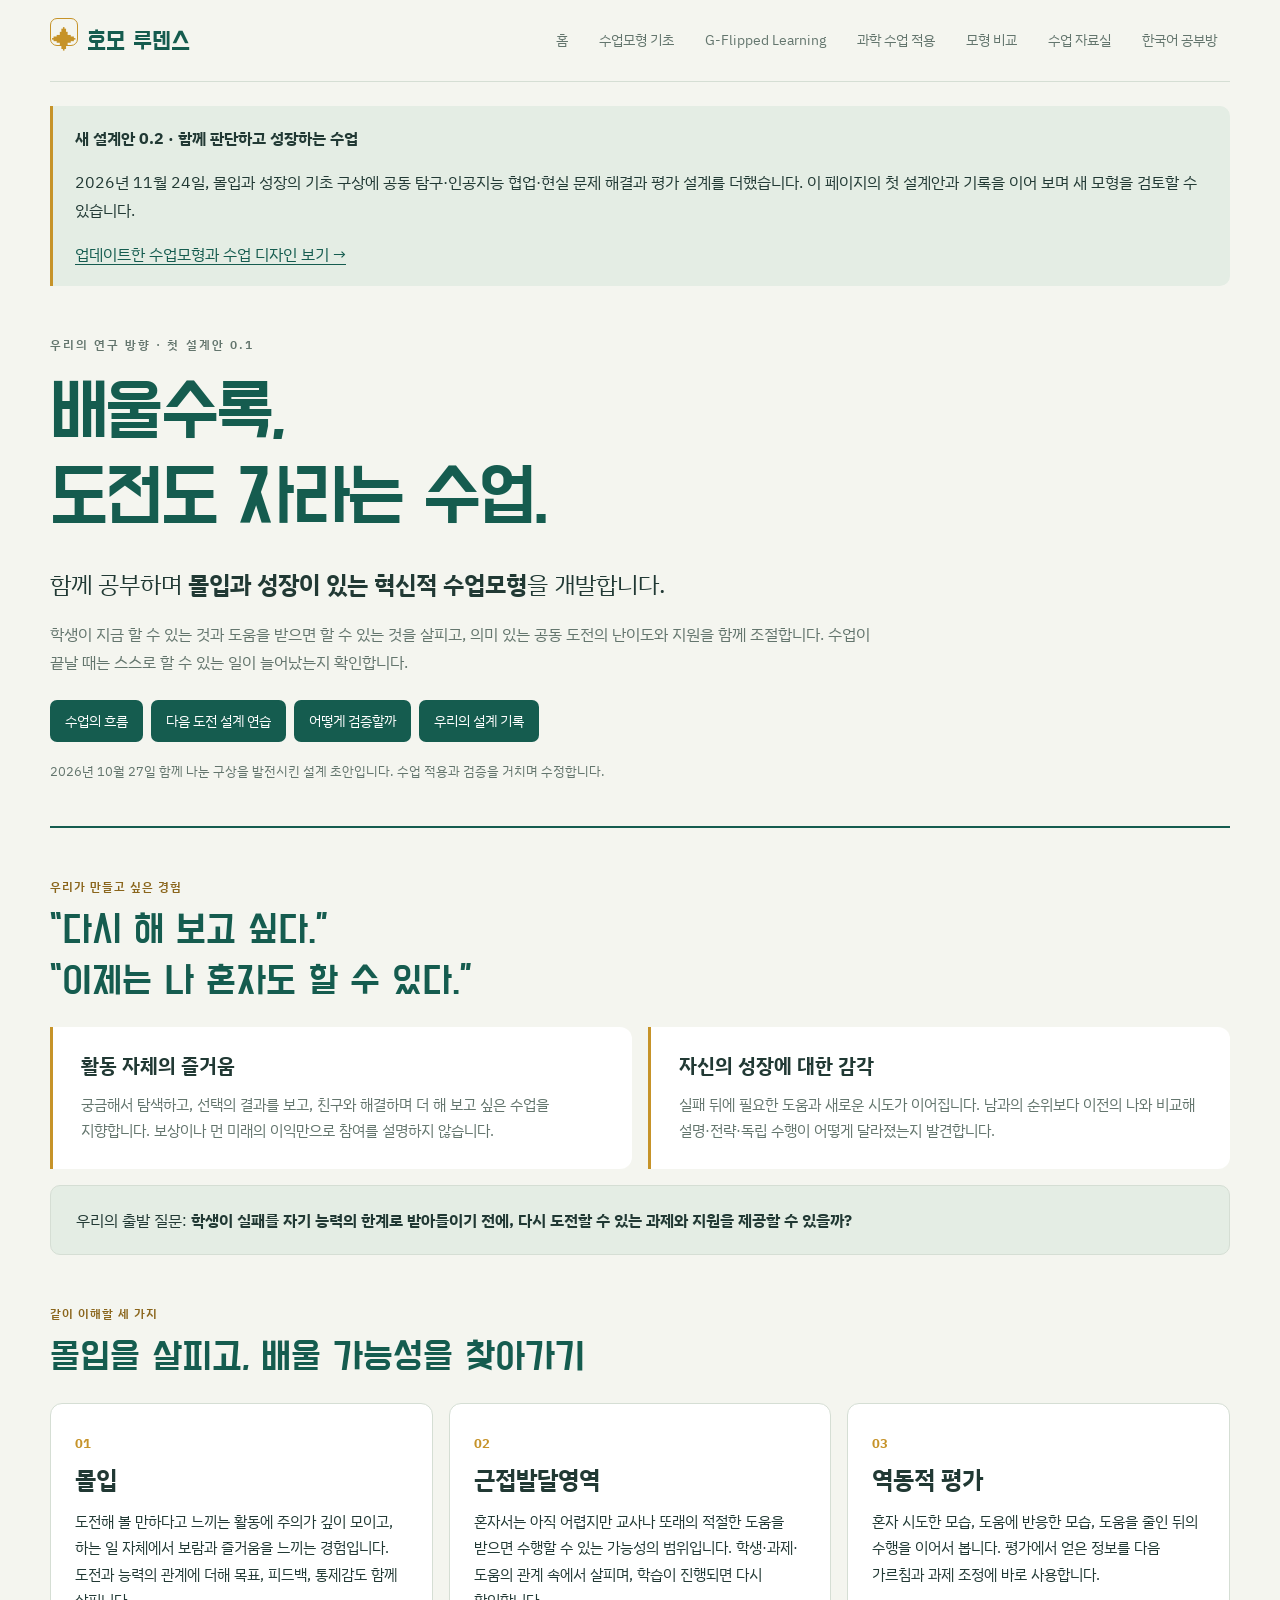
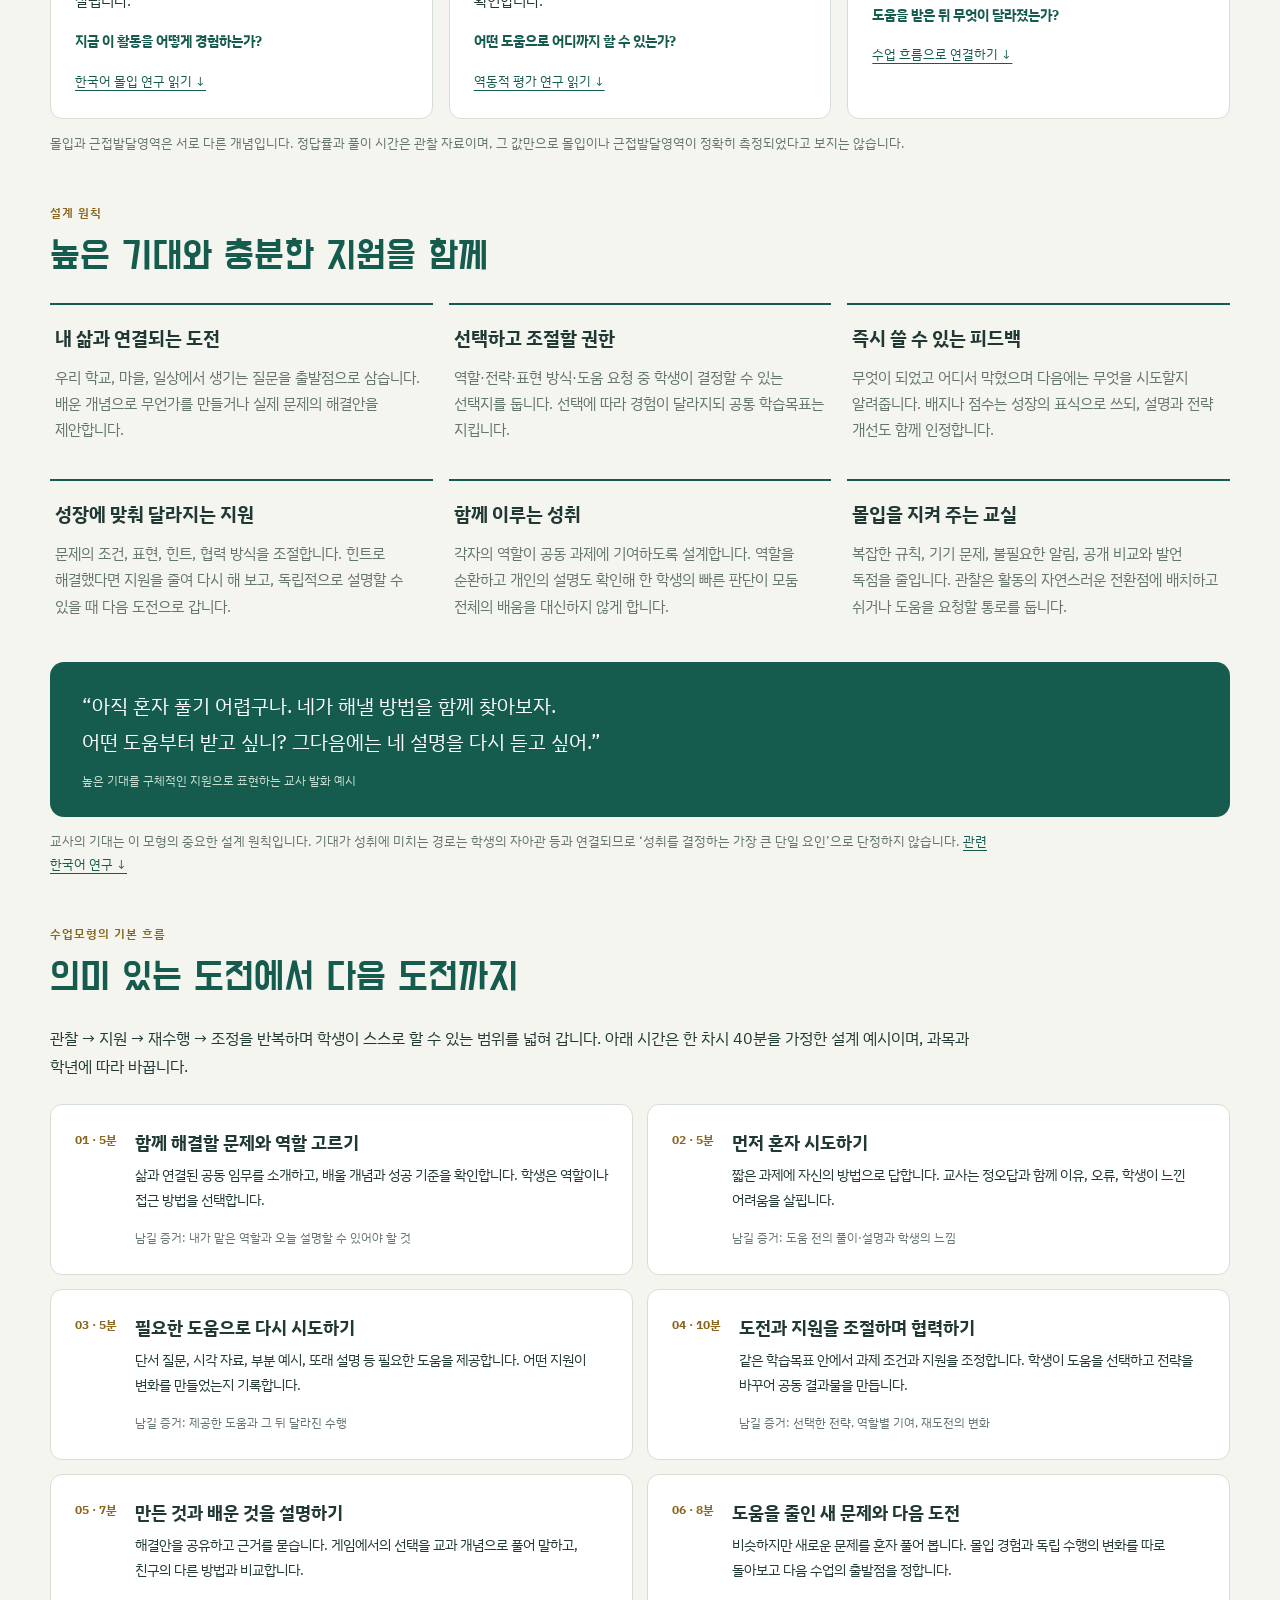
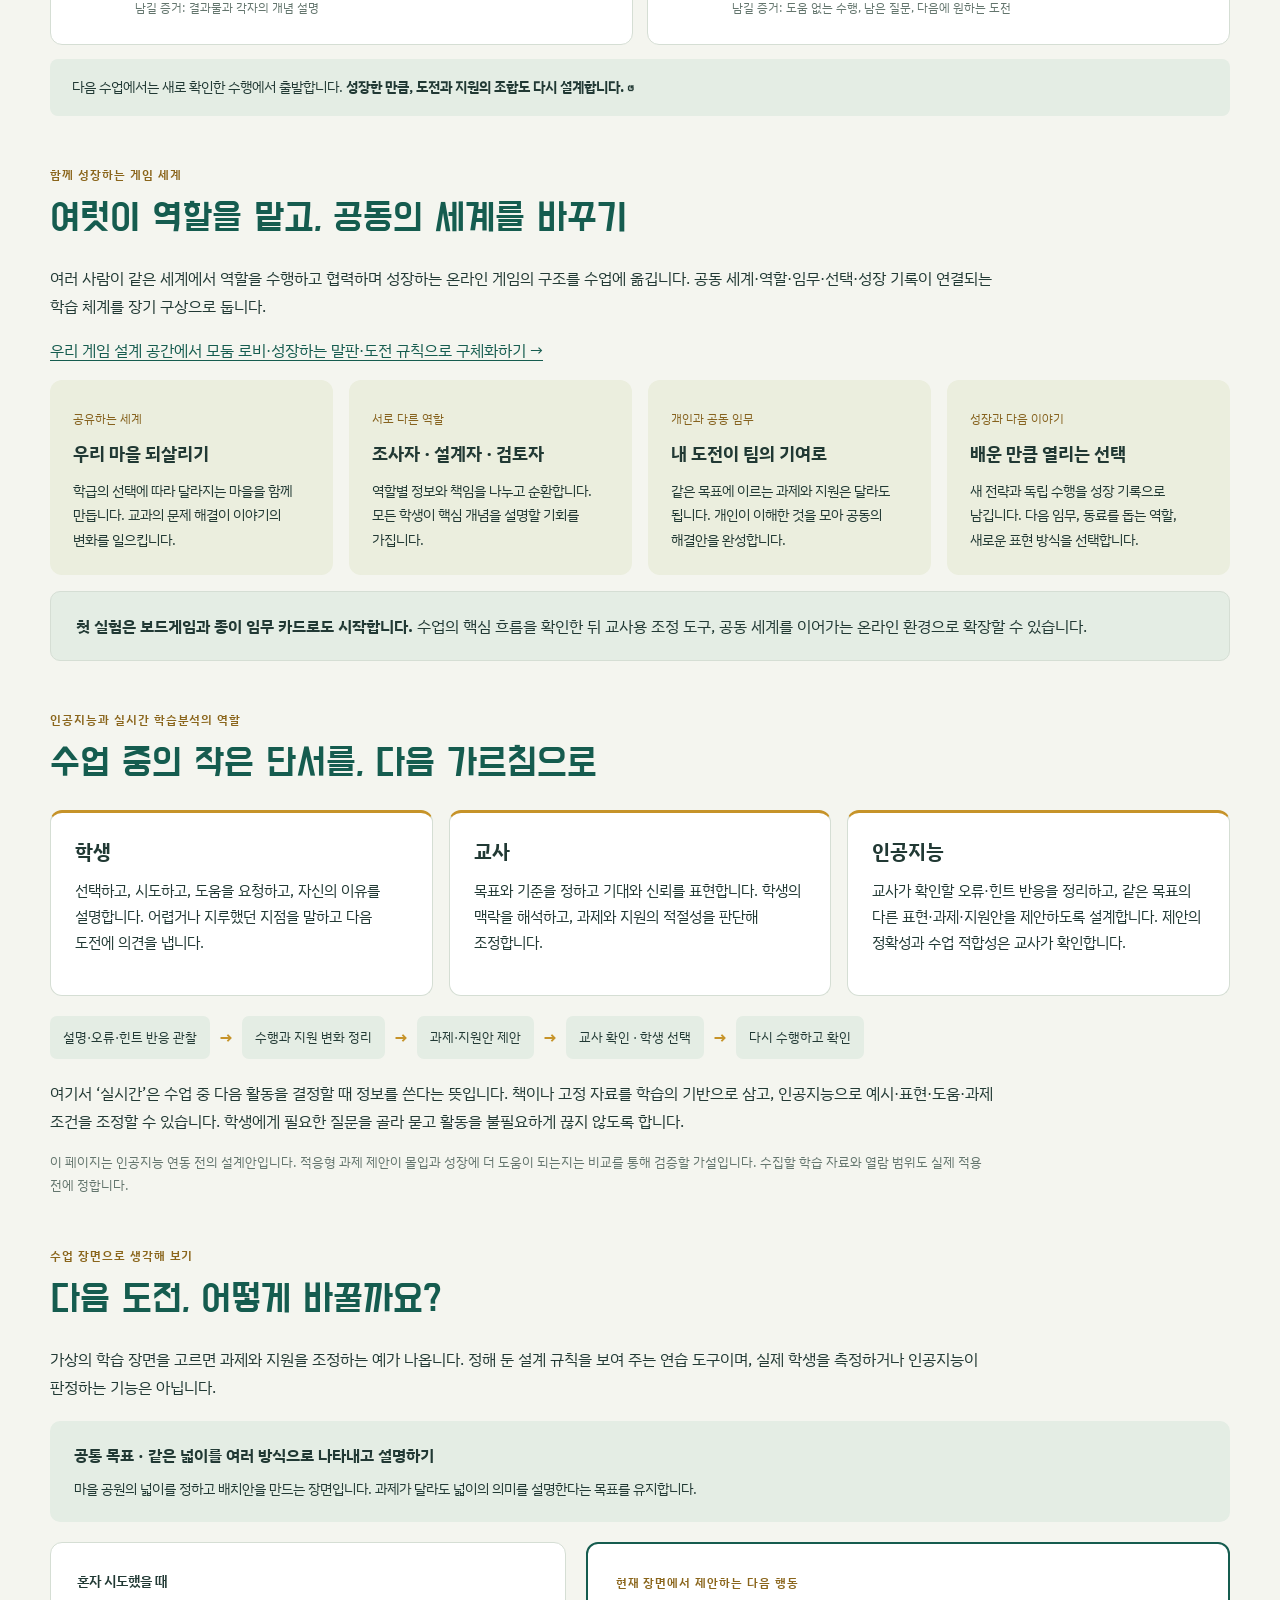
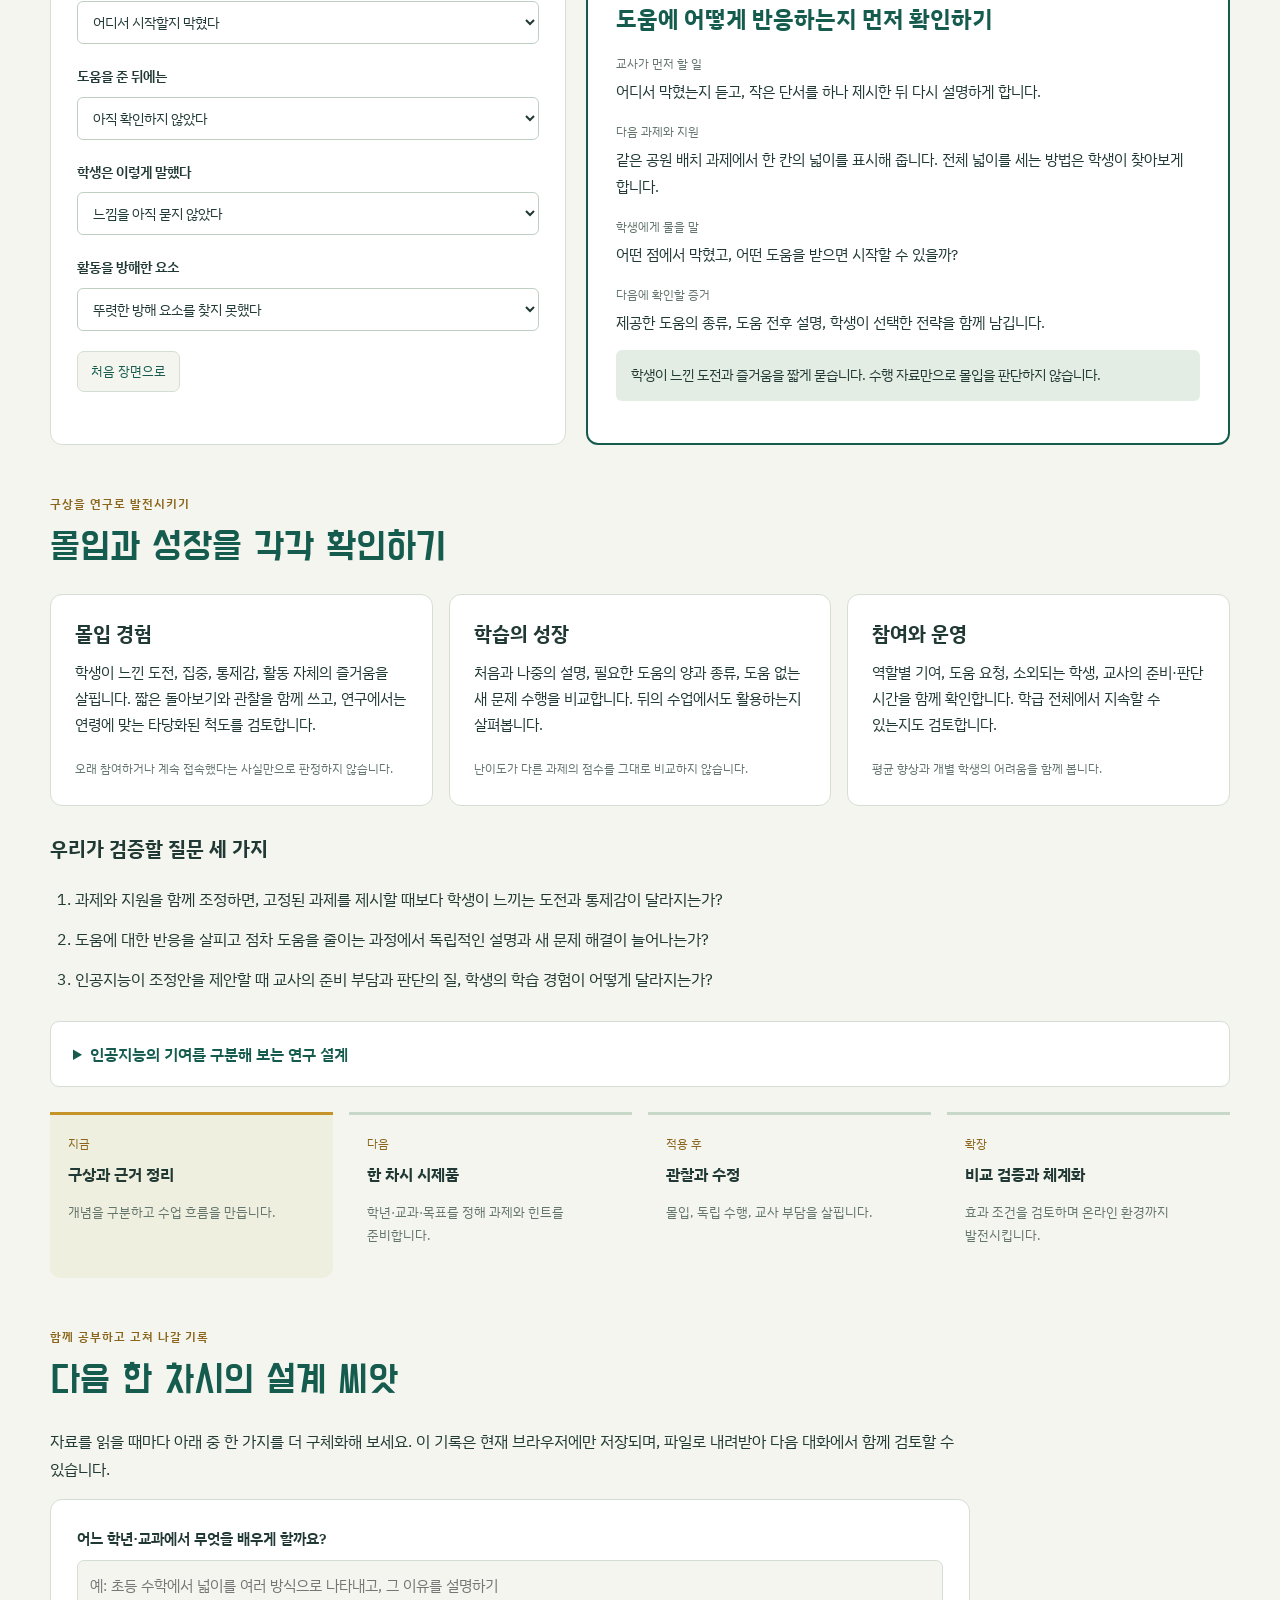
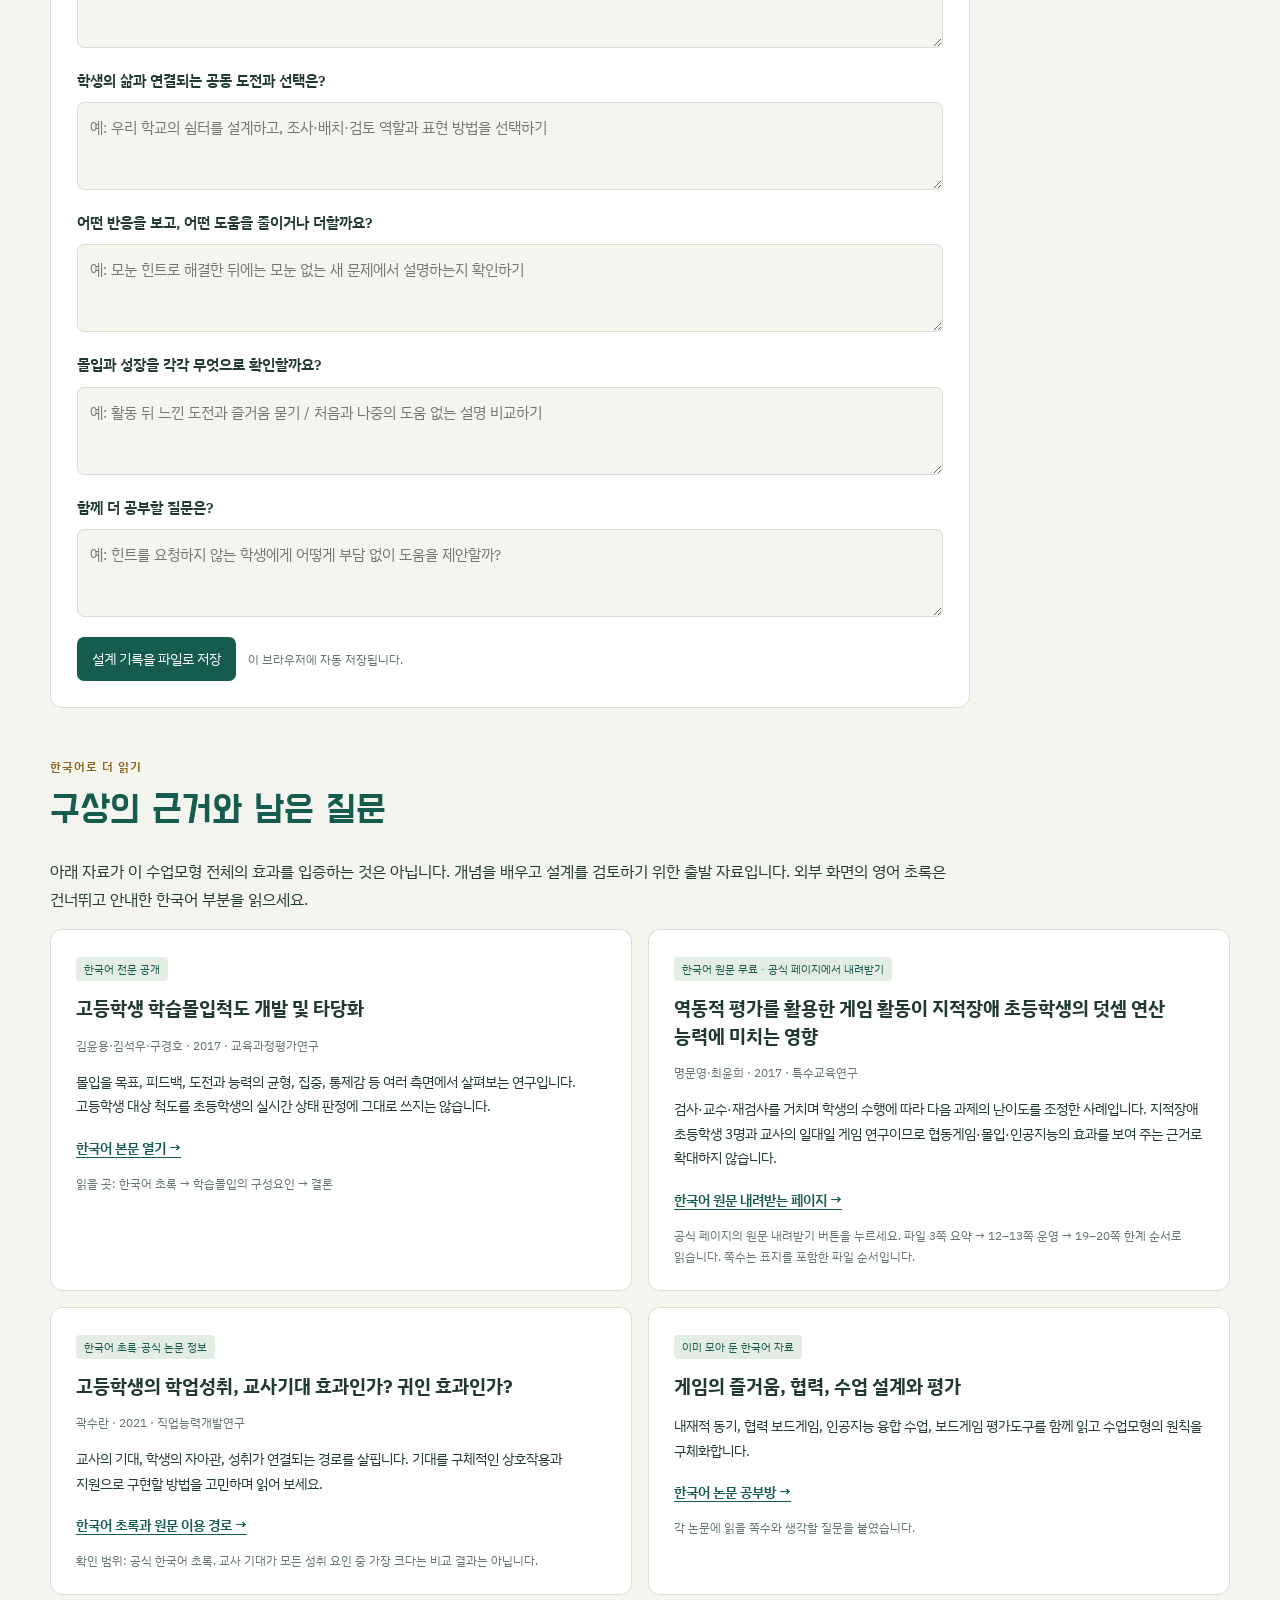
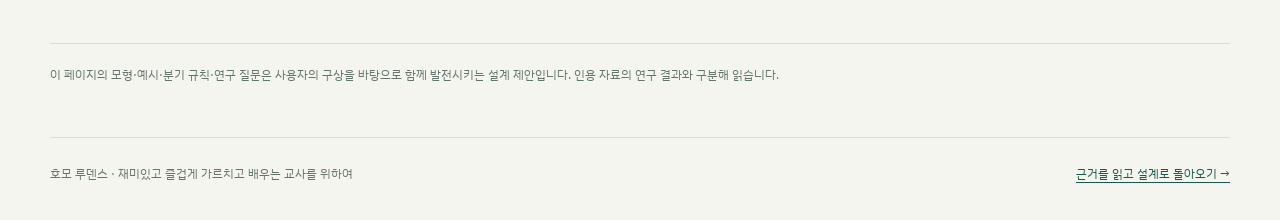
<file: learning-model.html>
<!doctype html>
<html lang="ko"><head><meta charset="utf-8"><meta name="viewport" content="width=device-width,initial-scale=1"><meta name="description" content="함께 공부하며 개발하는 몰입과 성장이 있는 혁신적 수업모형. 의미 있는 도전, 역동적 평가, 교사의 기대와 지원, 인공지능의 과제 조정을 연결합니다."><title>몰입과 성장이 있는 수업모형 · 호모 루덴스</title><link rel="stylesheet" href="./assets/lab.css"><link rel="stylesheet" href="./assets/learning-model.css"></head>
<body><a class="skip-link" href="#main">본문으로 건너뛰기</a><div class="shell">
<header class="masthead"><a class="brand" href="./index.html"><span class="brand-mark" aria-hidden="true">✦</span>호모 루덴스</a><nav class="site-nav" aria-label="주 메뉴"><a href="./index.html">홈</a><a href="./teaching-foundations.html">수업모형 기초</a><a href="./g-flipped-learning.html">G-Flipped Learning</a><a href="./science-g-flipped.html">과학 수업 적용</a><a href="./teaching-models.html">모형 비교</a><a href="./course-materials.html">수업 자료실</a><a href="./korean-study.html">한국어 공부방</a></nav></header>
<main id="main">
<aside class="callout" style="margin-top:24px"><strong>새 설계안 0.2 · 함께 판단하고 성장하는 수업</strong><p>2026년 11월 24일, 몰입과 성장의 기초 구상에 공동 탐구·인공지능 협업·현실 문제 해결과 평가 설계를 더했습니다. 이 페이지의 첫 설계안과 기록을 이어 보며 새 모형을 검토할 수 있습니다.</p><a href="./co-learning-model.html">업데이트한 수업모형과 수업 디자인 보기 →</a></aside>
<header class="model-hero"><div class="eyebrow">우리의 연구 방향 · 첫 설계안 0.1</div><h1>배울수록,<br>도전도 자라는 수업.</h1><p class="model-lede">함께 공부하며 <strong>몰입과 성장이 있는 혁신적 수업모형</strong>을 개발합니다.</p><p class="model-intro">학생이 지금 할 수 있는 것과 도움을 받으면 할 수 있는 것을 살피고, 의미 있는 공동 도전의 난이도와 지원을 함께 조절합니다. 수업이 끝날 때는 스스로 할 수 있는 일이 늘어났는지 확인합니다.</p><nav class="model-jumps" aria-label="수업모형 바로가기"><a href="#cycle">수업의 흐름</a><a href="#studio">다음 도전 설계 연습</a><a href="#evidence">어떻게 검증할까</a><a href="#record">우리의 설계 기록</a></nav><p class="note">2026년 10월 27일 함께 나눈 구상을 발전시킨 설계 초안입니다. 수업 적용과 검증을 거치며 수정합니다.</p></header>

<section class="model-section" id="purpose"><div class="section-kicker">우리가 만들고 싶은 경험</div><h2>“다시 해 보고 싶다.”<br>“이제는 나 혼자도 할 수 있다.”</h2><div class="purpose-grid"><article><h3>활동 자체의 즐거움</h3><p>궁금해서 탐색하고, 선택의 결과를 보고, 친구와 해결하며 더 해 보고 싶은 수업을 지향합니다. 보상이나 먼 미래의 이익만으로 참여를 설명하지 않습니다.</p></article><article><h3>자신의 성장에 대한 감각</h3><p>실패 뒤에 필요한 도움과 새로운 시도가 이어집니다. 남과의 순위보다 이전의 나와 비교해 설명·전략·독립 수행이 어떻게 달라졌는지 발견합니다.</p></article></div><p class="model-thesis">우리의 출발 질문: <strong>학생이 실패를 자기 능력의 한계로 받아들이기 전에, 다시 도전할 수 있는 과제와 지원을 제공할 수 있을까?</strong></p></section>

<section class="model-section" id="concepts"><div class="section-kicker">같이 이해할 세 가지</div><h2>몰입을 살피고, 배울 가능성을 찾아가기</h2><div class="concept-cards"><article><span class="card-number">01</span><h3>몰입</h3><p>도전해 볼 만하다고 느끼는 활동에 주의가 깊이 모이고, 하는 일 자체에서 보람과 즐거움을 느끼는 경험입니다. 도전과 능력의 관계에 더해 목표, 피드백, 통제감도 함께 살핍니다.</p><strong>지금 이 활동을 어떻게 경험하는가?</strong><a href="#source-flow">한국어 몰입 연구 읽기 ↓</a></article><article><span class="card-number">02</span><h3>근접발달영역</h3><p>혼자서는 아직 어렵지만 교사나 또래의 적절한 도움을 받으면 수행할 수 있는 가능성의 범위입니다. 학생·과제·도움의 관계 속에서 살피며, 학습이 진행되면 다시 확인합니다.</p><strong>어떤 도움으로 어디까지 할 수 있는가?</strong><a href="#source-dynamic">역동적 평가 연구 읽기 ↓</a></article><article><span class="card-number">03</span><h3>역동적 평가</h3><p>혼자 시도한 모습, 도움에 반응한 모습, 도움을 줄인 뒤의 수행을 이어서 봅니다. 평가에서 얻은 정보를 다음 가르침과 과제 조정에 바로 사용합니다.</p><strong>도움을 받은 뒤 무엇이 달라졌는가?</strong><a href="#cycle">수업 흐름으로 연결하기 ↓</a></article></div><p class="note">몰입과 근접발달영역은 서로 다른 개념입니다. 정답률과 풀이 시간은 관찰 자료이며, 그 값만으로 몰입이나 근접발달영역이 정확히 측정되었다고 보지는 않습니다.</p></section>

<section class="model-section" id="principles"><div class="section-kicker">설계 원칙</div><h2>높은 기대와 충분한 지원을 함께</h2><div class="principle-grid"><article><h3>내 삶과 연결되는 도전</h3><p>우리 학교, 마을, 일상에서 생기는 질문을 출발점으로 삼습니다. 배운 개념으로 무언가를 만들거나 실제 문제의 해결안을 제안합니다.</p></article><article><h3>선택하고 조절할 권한</h3><p>역할·전략·표현 방식·도움 요청 중 학생이 결정할 수 있는 선택지를 둡니다. 선택에 따라 경험이 달라지되 공통 학습목표는 지킵니다.</p></article><article><h3>즉시 쓸 수 있는 피드백</h3><p>무엇이 되었고 어디서 막혔으며 다음에는 무엇을 시도할지 알려줍니다. 배지나 점수는 성장의 표식으로 쓰되, 설명과 전략 개선도 함께 인정합니다.</p></article><article><h3>성장에 맞춰 달라지는 지원</h3><p>문제의 조건, 표현, 힌트, 협력 방식을 조절합니다. 힌트로 해결했다면 지원을 줄여 다시 해 보고, 독립적으로 설명할 수 있을 때 다음 도전으로 갑니다.</p></article><article><h3>함께 이루는 성취</h3><p>각자의 역할이 공동 과제에 기여하도록 설계합니다. 역할을 순환하고 개인의 설명도 확인해 한 학생의 빠른 판단이 모둠 전체의 배움을 대신하지 않게 합니다.</p></article><article><h3>몰입을 지켜 주는 교실</h3><p>복잡한 규칙, 기기 문제, 불필요한 알림, 공개 비교와 발언 독점을 줄입니다. 관찰은 활동의 자연스러운 전환점에 배치하고 쉬거나 도움을 요청할 통로를 둡니다.</p></article></div><blockquote class="teacher-voice"><p>“아직 혼자 풀기 어렵구나. 네가 해낼 방법을 함께 찾아보자.<br>어떤 도움부터 받고 싶니? 그다음에는 네 설명을 다시 듣고 싶어.”</p><footer>높은 기대를 구체적인 지원으로 표현하는 교사 발화 예시</footer></blockquote><p class="note">교사의 기대는 이 모형의 중요한 설계 원칙입니다. 기대가 성취에 미치는 경로는 학생의 자아관 등과 연결되므로 ‘성취를 결정하는 가장 큰 단일 요인’으로 단정하지 않습니다. <a href="#source-expectation">관련 한국어 연구 ↓</a></p></section>

<section class="model-section" id="cycle"><div class="section-kicker">수업모형의 기본 흐름</div><h2>의미 있는 도전에서 다음 도전까지</h2><p class="section-intro">관찰 → 지원 → 재수행 → 조정을 반복하며 학생이 스스로 할 수 있는 범위를 넓혀 갑니다. 아래 시간은 한 차시 40분을 가정한 설계 예시이며, 과목과 학년에 따라 바꿉니다.</p><ol class="cycle-list"><li><span>01 · 5분</span><div><h3>함께 해결할 문제와 역할 고르기</h3><p>삶과 연결된 공동 임무를 소개하고, 배울 개념과 성공 기준을 확인합니다. 학생은 역할이나 접근 방법을 선택합니다.</p><small>남길 증거: 내가 맡은 역할과 오늘 설명할 수 있어야 할 것</small></div></li><li><span>02 · 5분</span><div><h3>먼저 혼자 시도하기</h3><p>짧은 과제에 자신의 방법으로 답합니다. 교사는 정오답과 함께 이유, 오류, 학생이 느낀 어려움을 살핍니다.</p><small>남길 증거: 도움 전의 풀이·설명과 학생의 느낌</small></div></li><li><span>03 · 5분</span><div><h3>필요한 도움으로 다시 시도하기</h3><p>단서 질문, 시각 자료, 부분 예시, 또래 설명 등 필요한 도움을 제공합니다. 어떤 지원이 변화를 만들었는지 기록합니다.</p><small>남길 증거: 제공한 도움과 그 뒤 달라진 수행</small></div></li><li><span>04 · 10분</span><div><h3>도전과 지원을 조절하며 협력하기</h3><p>같은 학습목표 안에서 과제 조건과 지원을 조정합니다. 학생이 도움을 선택하고 전략을 바꾸어 공동 결과물을 만듭니다.</p><small>남길 증거: 선택한 전략, 역할별 기여, 재도전의 변화</small></div></li><li><span>05 · 7분</span><div><h3>만든 것과 배운 것을 설명하기</h3><p>해결안을 공유하고 근거를 묻습니다. 게임에서의 선택을 교과 개념으로 풀어 말하고, 친구의 다른 방법과 비교합니다.</p><small>남길 증거: 결과물과 각자의 개념 설명</small></div></li><li><span>06 · 8분</span><div><h3>도움을 줄인 새 문제와 다음 도전</h3><p>비슷하지만 새로운 문제를 혼자 풀어 봅니다. 몰입 경험과 독립 수행의 변화를 따로 돌아보고 다음 수업의 출발점을 정합니다.</p><small>남길 증거: 도움 없는 수행, 남은 질문, 다음에 원하는 도전</small></div></li></ol><div class="return-loop">다음 수업에서는 새로 확인한 수행에서 출발합니다. <strong>성장한 만큼, 도전과 지원의 조합도 다시 설계합니다. ↺</strong></div></section>

<section class="model-section" id="world"><div class="section-kicker">함께 성장하는 게임 세계</div><h2>여럿이 역할을 맡고, 공동의 세계를 바꾸기</h2><p class="section-intro">여러 사람이 같은 세계에서 역할을 수행하고 협력하며 성장하는 온라인 게임의 구조를 수업에 옮깁니다. 공동 세계·역할·임무·선택·성장 기록이 연결되는 학습 체계를 장기 구상으로 둡니다.</p><p><a href="./game-design.html">우리 게임 설계 공간에서 모둠 로비·성장하는 말판·도전 규칙으로 구체화하기 →</a></p><div class="world-grid"><article><span>공유하는 세계</span><h3>우리 마을 되살리기</h3><p>학급의 선택에 따라 달라지는 마을을 함께 만듭니다. 교과의 문제 해결이 이야기의 변화를 일으킵니다.</p></article><article><span>서로 다른 역할</span><h3>조사자 · 설계자 · 검토자</h3><p>역할별 정보와 책임을 나누고 순환합니다. 모든 학생이 핵심 개념을 설명할 기회를 가집니다.</p></article><article><span>개인과 공동 임무</span><h3>내 도전이 팀의 기여로</h3><p>같은 목표에 이르는 과제와 지원은 달라도 됩니다. 개인이 이해한 것을 모아 공동의 해결안을 완성합니다.</p></article><article><span>성장과 다음 이야기</span><h3>배운 만큼 열리는 선택</h3><p>새 전략과 독립 수행을 성장 기록으로 남깁니다. 다음 임무, 동료를 돕는 역할, 새로운 표현 방식을 선택합니다.</p></article></div><p class="model-thesis"><strong>첫 실험은 보드게임과 종이 임무 카드로도 시작합니다.</strong> 수업의 핵심 흐름을 확인한 뒤 교사용 조정 도구, 공동 세계를 이어가는 온라인 환경으로 확장할 수 있습니다.</p></section>

<section class="model-section" id="roles"><div class="section-kicker">인공지능과 실시간 학습분석의 역할</div><h2>수업 중의 작은 단서를, 다음 가르침으로</h2><div class="role-grid"><article><h3>학생</h3><p>선택하고, 시도하고, 도움을 요청하고, 자신의 이유를 설명합니다. 어렵거나 지루했던 지점을 말하고 다음 도전에 의견을 냅니다.</p></article><article><h3>교사</h3><p>목표와 기준을 정하고 기대와 신뢰를 표현합니다. 학생의 맥락을 해석하고, 과제와 지원의 적절성을 판단해 조정합니다.</p></article><article><h3>인공지능</h3><p>교사가 확인할 오류·힌트 반응을 정리하고, 같은 목표의 다른 표현·과제·지원안을 제안하도록 설계합니다. 제안의 정확성과 수업 적합성은 교사가 확인합니다.</p></article></div><div class="analysis-flow" aria-label="학습분석과 과제 조정의 흐름"><span>설명·오류·힌트 반응 관찰</span><b aria-hidden="true">→</b><span>수행과 지원 변화 정리</span><b aria-hidden="true">→</b><span>과제·지원안 제안</span><b aria-hidden="true">→</b><span>교사 확인 · 학생 선택</span><b aria-hidden="true">→</b><span>다시 수행하고 확인</span></div><p>여기서 ‘실시간’은 수업 중 다음 활동을 결정할 때 정보를 쓴다는 뜻입니다. 책이나 고정 자료를 학습의 기반으로 삼고, 인공지능으로 예시·표현·도움·과제 조건을 조정할 수 있습니다. 학생에게 필요한 질문을 골라 묻고 활동을 불필요하게 끊지 않도록 합니다.</p><p class="note">이 페이지는 인공지능 연동 전의 설계안입니다. 적응형 과제 제안이 몰입과 성장에 더 도움이 되는지는 비교를 통해 검증할 가설입니다. 수집할 학습 자료와 열람 범위도 실제 적용 전에 정합니다.</p></section>

<section class="model-section" id="studio"><div class="section-kicker">수업 장면으로 생각해 보기</div><h2>다음 도전, 어떻게 바꿀까요?</h2><p class="section-intro">가상의 학습 장면을 고르면 과제와 지원을 조정하는 예가 나옵니다. 정해 둔 설계 규칙을 보여 주는 연습 도구이며, 실제 학생을 측정하거나 인공지능이 판정하는 기능은 아닙니다.</p><div class="example-goal"><strong>공통 목표 · 같은 넓이를 여러 방식으로 나타내고 설명하기</strong><p>마을 공원의 넓이를 정하고 배치안을 만드는 장면입니다. 과제가 달라도 넓이의 의미를 설명한다는 목표를 유지합니다.</p></div><div class="studio-layout"><form class="studio-inputs" id="scenario-form"><label for="solo-state">혼자 시도했을 때<select id="solo-state"><option value="stuck">어디서 시작할지 막혔다</option><option value="partial">일부는 풀지만 이유 설명이 어렵다</option><option value="independent">풀고 이유까지 설명했다</option></select></label><label for="help-state">도움을 준 뒤에는<select id="help-state"><option value="unknown">아직 확인하지 않았다</option><option value="stuck">도움을 받아도 해결이 어렵다</option><option value="supported">힌트가 있을 때 해결했다</option><option value="transfer">도움 없는 비슷한 새 문제도 설명했다</option></select></label><label for="feeling-state">학생은 이렇게 말했다<select id="feeling-state"><option value="unknown">느낌을 아직 묻지 않았다</option><option value="ready">조금 어렵지만 더 해 보고 싶다</option><option value="bored">너무 쉽거나 비슷해서 지루하다</option><option value="overwhelmed">벅차거나 답답해서 멈추고 싶다</option></select></label><label for="barrier-state">활동을 방해한 요소<select id="barrier-state"><option value="none">뚜렷한 방해 요소를 찾지 못했다</option><option value="rules">게임 규칙이나 지시문이 복잡하다</option><option value="device">기기 문제와 알림이 흐름을 끊는다</option><option value="voice">한 친구에게 선택과 발언이 몰린다</option></select></label><button type="button" class="secondary-button" id="scenario-reset">처음 장면으로</button></form><div class="studio-result" aria-live="polite" aria-atomic="true"><div class="section-kicker">현재 장면에서 제안하는 다음 행동</div><h3 id="next-title">도움에 어떻게 반응하는지 먼저 확인하기</h3><dl><dt>교사가 먼저 할 일</dt><dd id="next-action">작은 단서를 하나 주고 다시 설명하게 합니다.</dd><dt>다음 과제와 지원</dt><dd id="next-task">모눈 위에서 한 칸의 넓이부터 확인하고, 공원의 넓이를 세는 전략을 찾아봅니다.</dd><dt>학생에게 물을 말</dt><dd id="next-question">어떤 점에서 막혔고, 어떤 도움을 받으면 시작할 수 있을까?</dd><dt>다음에 확인할 증거</dt><dd id="next-evidence">제공한 도움과 그 뒤 달라진 설명을 함께 기록합니다.</dd></dl><p class="studio-feeling" id="feeling-note">학생이 느낀 도전과 즐거움을 짧게 묻습니다.</p><p class="studio-barrier" id="barrier-note" hidden></p></div></div><noscript><p class="callout">장면 선택 기능에는 브라우저의 스크립트 실행이 필요합니다. 위의 기본 예시와 수업 흐름은 그대로 읽을 수 있습니다.</p></noscript></section>

<section class="model-section" id="evidence"><div class="section-kicker">구상을 연구로 발전시키기</div><h2>몰입과 성장을 각각 확인하기</h2><div class="evidence-grid"><article><h3>몰입 경험</h3><p>학생이 느낀 도전, 집중, 통제감, 활동 자체의 즐거움을 살핍니다. 짧은 돌아보기와 관찰을 함께 쓰고, 연구에서는 연령에 맞는 타당화된 척도를 검토합니다.</p><small>오래 참여하거나 계속 접속했다는 사실만으로 판정하지 않습니다.</small></article><article><h3>학습의 성장</h3><p>처음과 나중의 설명, 필요한 도움의 양과 종류, 도움 없는 새 문제 수행을 비교합니다. 뒤의 수업에서도 활용하는지 살펴봅니다.</p><small>난이도가 다른 과제의 점수를 그대로 비교하지 않습니다.</small></article><article><h3>참여와 운영</h3><p>역할별 기여, 도움 요청, 소외되는 학생, 교사의 준비·판단 시간을 함께 확인합니다. 학급 전체에서 지속할 수 있는지도 검토합니다.</p><small>평균 향상과 개별 학생의 어려움을 함께 봅니다.</small></article></div><h3 class="subheading">우리가 검증할 질문 세 가지</h3><ol class="research-questions"><li>과제와 지원을 함께 조정하면, 고정된 과제를 제시할 때보다 학생이 느끼는 도전과 통제감이 달라지는가?</li><li>도움에 대한 반응을 살피고 점차 도움을 줄이는 과정에서 독립적인 설명과 새 문제 해결이 늘어나는가?</li><li>인공지능이 조정안을 제안할 때 교사의 준비 부담과 판단의 질, 학생의 학습 경험이 어떻게 달라지는가?</li></ol><details class="comparison"><summary>인공지능의 기여를 구분해 보는 연구 설계</summary><p>비슷한 목표·내용·시간·평가를 유지하며 ‘공통 고정 과제’, ‘교사가 조정한 과제’, ‘인공지능 제안을 교사가 검토해 조정한 과제’를 비교하는 설계를 검토합니다. 모두에게 기본적인 도움과 재도전 기회를 제공합니다.</p><p>인공지능의 추가 기여는 교사 조정 조건과 비교해 살핍니다. 초기 수준, 집단 배정, 새로운 도구에 대한 기대, 실제 제공한 지원의 차이를 기록합니다. 작은 실행연구에서는 운영 가능성과 변화 양상을 먼저 살피고 효과를 일반화하는 데 신중을 기합니다.</p></details><div class="roadmap"><div><span>지금</span><strong>구상과 근거 정리</strong><p>개념을 구분하고 수업 흐름을 만듭니다.</p></div><div><span>다음</span><strong>한 차시 시제품</strong><p>학년·교과·목표를 정해 과제와 힌트를 준비합니다.</p></div><div><span>적용 후</span><strong>관찰과 수정</strong><p>몰입, 독립 수행, 교사 부담을 살핍니다.</p></div><div><span>확장</span><strong>비교 검증과 체계화</strong><p>효과 조건을 검토하며 온라인 환경까지 발전시킵니다.</p></div></div></section>

<section class="model-section" id="record"><div class="section-kicker">함께 공부하고 고쳐 나갈 기록</div><h2>다음 한 차시의 설계 씨앗</h2><p>자료를 읽을 때마다 아래 중 한 가지를 더 구체화해 보세요. 이 기록은 현재 브라우저에만 저장되며, 파일로 내려받아 다음 대화에서 함께 검토할 수 있습니다.</p><form class="model-record" id="model-record"><label for="design-goal">어느 학년·교과에서 무엇을 배우게 할까요?<textarea id="design-goal" data-record="goal" placeholder="예: 초등 수학에서 넓이를 여러 방식으로 나타내고, 그 이유를 설명하기"></textarea></label><label for="design-challenge">학생의 삶과 연결되는 공동 도전과 선택은?<textarea id="design-challenge" data-record="challenge" placeholder="예: 우리 학교의 쉼터를 설계하고, 조사·배치·검토 역할과 표현 방법을 선택하기"></textarea></label><label for="design-support">어떤 반응을 보고, 어떤 도움을 줄이거나 더할까요?<textarea id="design-support" data-record="support" placeholder="예: 모눈 힌트로 해결한 뒤에는 모눈 없는 새 문제에서 설명하는지 확인하기"></textarea></label><label for="design-evidence">몰입과 성장을 각각 무엇으로 확인할까요?<textarea id="design-evidence" data-record="evidence" placeholder="예: 활동 뒤 느낀 도전과 즐거움 묻기 / 처음과 나중의 도움 없는 설명 비교하기"></textarea></label><label for="design-question">함께 더 공부할 질문은?<textarea id="design-question" data-record="question" placeholder="예: 힌트를 요청하지 않는 학생에게 어떻게 부담 없이 도움을 제안할까?"></textarea></label><div class="record-actions"><button type="button" id="model-export">설계 기록을 파일로 저장</button><span id="model-save-status" role="status">이 브라우저에 자동 저장됩니다.</span></div></form></section>

<section class="model-section" id="sources"><div class="section-kicker">한국어로 더 읽기</div><h2>구상의 근거와 남은 질문</h2><p>아래 자료가 이 수업모형 전체의 효과를 입증하는 것은 아닙니다. 개념을 배우고 설계를 검토하기 위한 출발 자료입니다. 외부 화면의 영어 초록은 건너뛰고 안내한 한국어 부분을 읽으세요.</p><div class="source-list"><article id="source-flow"><span class="source-label">한국어 전문 공개</span><h3>고등학생 학습몰입척도 개발 및 타당화</h3><p class="source-citation">김윤용·김석우·구경호 · 2017 · 교육과정평가연구</p><p>몰입을 목표, 피드백, 도전과 능력의 균형, 집중, 통제감 등 여러 측면에서 살펴보는 연구입니다. 고등학생 대상 척도를 초등학생의 실시간 상태 판정에 그대로 쓰지는 않습니다.</p><a href="https://www.ejce.org/archive/view_article?pid=jce-20-4-95" target="_blank" rel="noopener noreferrer">한국어 본문 열기 →</a><small>읽을 곳: 한국어 초록 → 학습몰입의 구성요인 → 결론</small></article>
<article id="source-dynamic"><span class="source-label">한국어 원문 무료 · 공식 페이지에서 내려받기</span><h3>역동적 평가를 활용한 게임 활동이 지적장애 초등학생의 덧셈 연산 능력에 미치는 영향</h3><p class="source-citation">명문영·최윤희 · 2017 · 특수교육연구</p><p>검사·교수·재검사를 거치며 학생의 수행에 따라 다음 과제의 난이도를 조정한 사례입니다. 지적장애 초등학생 3명과 교사의 일대일 게임 연구이므로 협동게임·몰입·인공지능의 효과를 보여 주는 근거로 확대하지 않습니다.</p><a href="https://www.kci.go.kr/kciportal/landing/article.kci?arti_id=ART002301465" target="_blank" rel="noopener noreferrer">한국어 원문 내려받는 페이지 →</a><small>공식 페이지의 원문 내려받기 버튼을 누르세요. 파일 3쪽 요약 → 12–13쪽 운영 → 19–20쪽 한계 순서로 읽습니다. 쪽수는 표지를 포함한 파일 순서입니다.</small></article>
<article id="source-expectation"><span class="source-label">한국어 초록·공식 논문 정보</span><h3>고등학생의 학업성취, 교사기대 효과인가? 귀인 효과인가?</h3><p class="source-citation">곽수란 · 2021 · 직업능력개발연구</p><p>교사의 기대, 학생의 자아관, 성취가 연결되는 경로를 살핍니다. 기대를 구체적인 상호작용과 지원으로 구현할 방법을 고민하며 읽어 보세요.</p><a href="https://www.kci.go.kr/kciportal/ci/sereArticleSearch/ciSereArtiView.kci?sereArticleSearchBean.artiId=ART002785260" target="_blank" rel="noopener noreferrer">한국어 초록과 원문 이용 경로 →</a><small>확인 범위: 공식 한국어 초록. 교사 기대가 모든 성취 요인 중 가장 크다는 비교 결과는 아닙니다.</small></article>
<article><span class="source-label">이미 모아 둔 한국어 자료</span><h3>게임의 즐거움, 협력, 수업 설계와 평가</h3><p>내재적 동기, 협력 보드게임, 인공지능 융합 수업, 보드게임 평가도구를 함께 읽고 수업모형의 원칙을 구체화합니다.</p><a href="./korean-study.html#papers">한국어 논문 공부방 →</a><small>각 논문에 읽을 쪽수와 생각할 질문을 붙였습니다.</small></article></div></section>
<p class="model-endnote">이 페이지의 모형·예시·분기 규칙·연구 질문은 사용자의 구상을 바탕으로 함께 발전시키는 설계 제안입니다. 인용 자료의 연구 결과와 구분해 읽습니다.</p>
</main><footer class="site-footer"><p>호모 루덴스 · 재미있고 즐겁게 가르치고 배우는 교사를 위하여</p><a href="./korean-study.html">근거를 읽고 설계로 돌아오기 →</a></footer></div><script src="./assets/learning-model.js"></script></body></html>
</file>
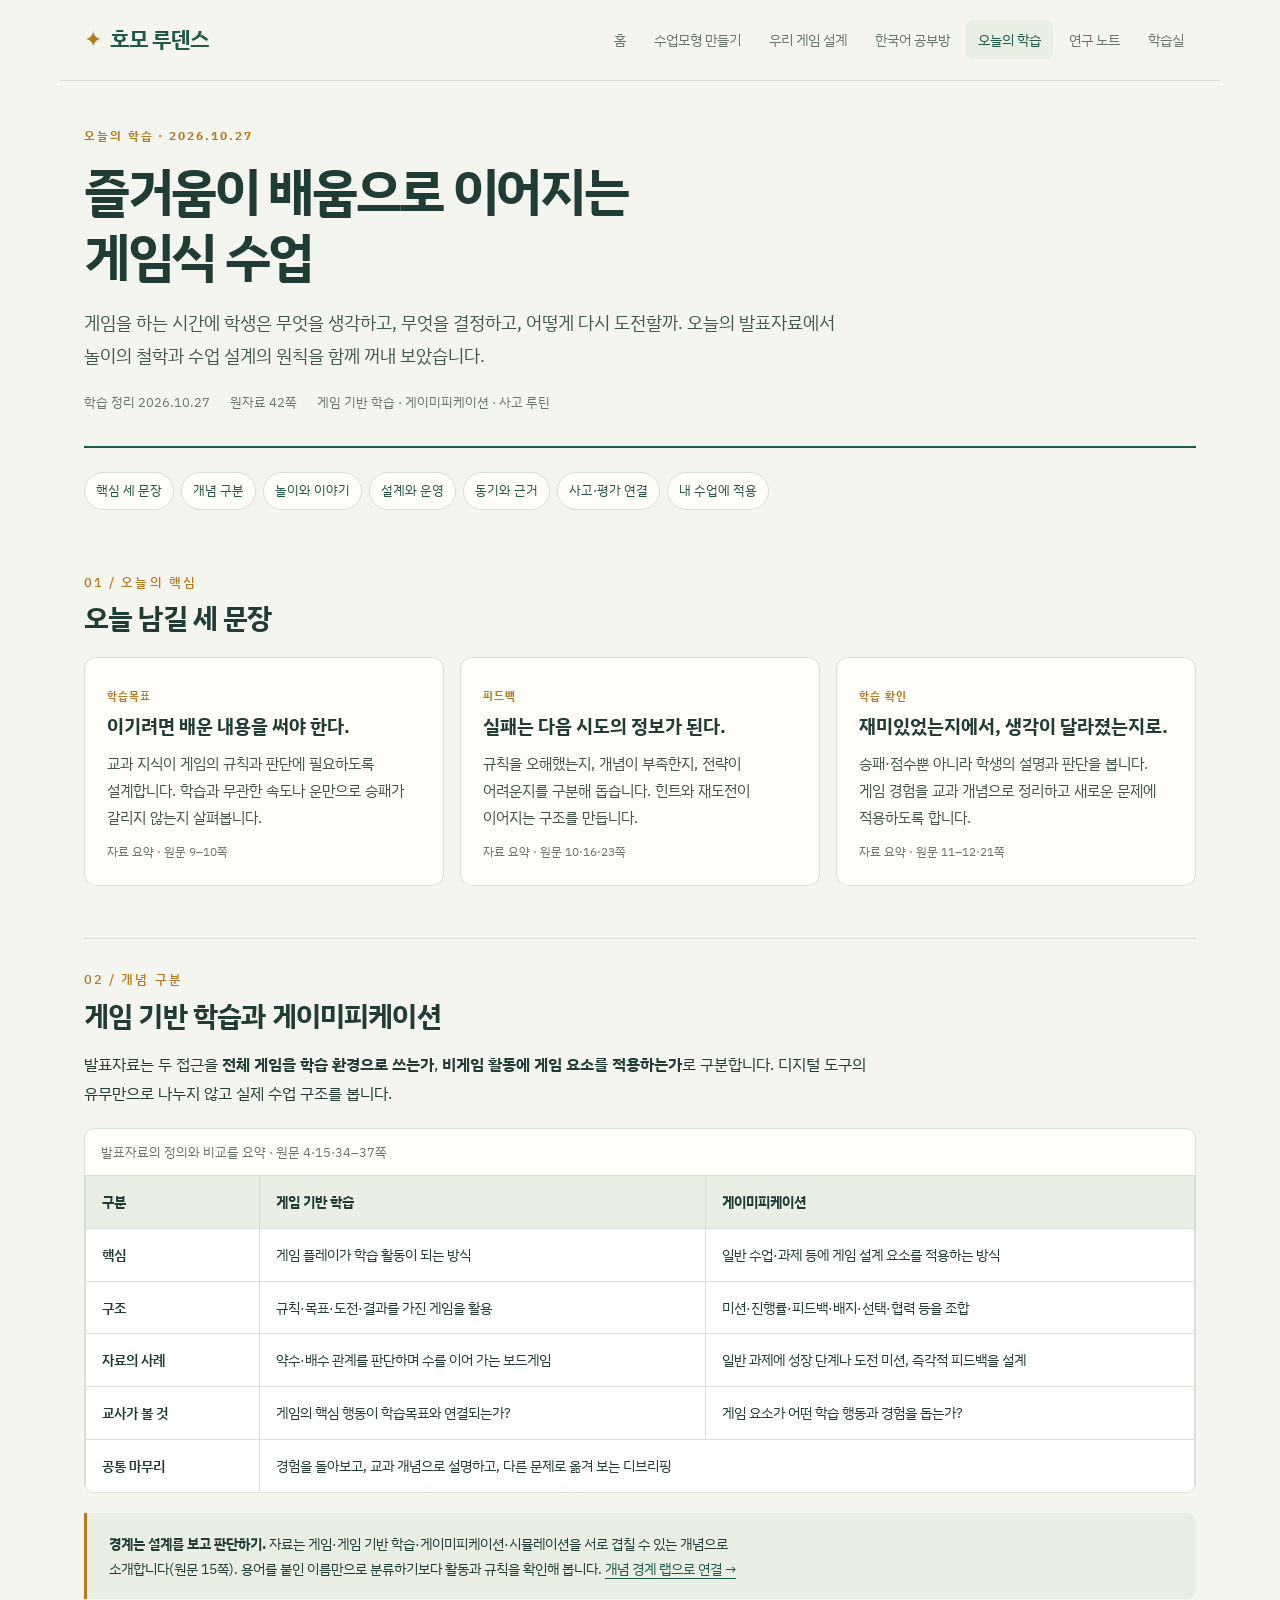
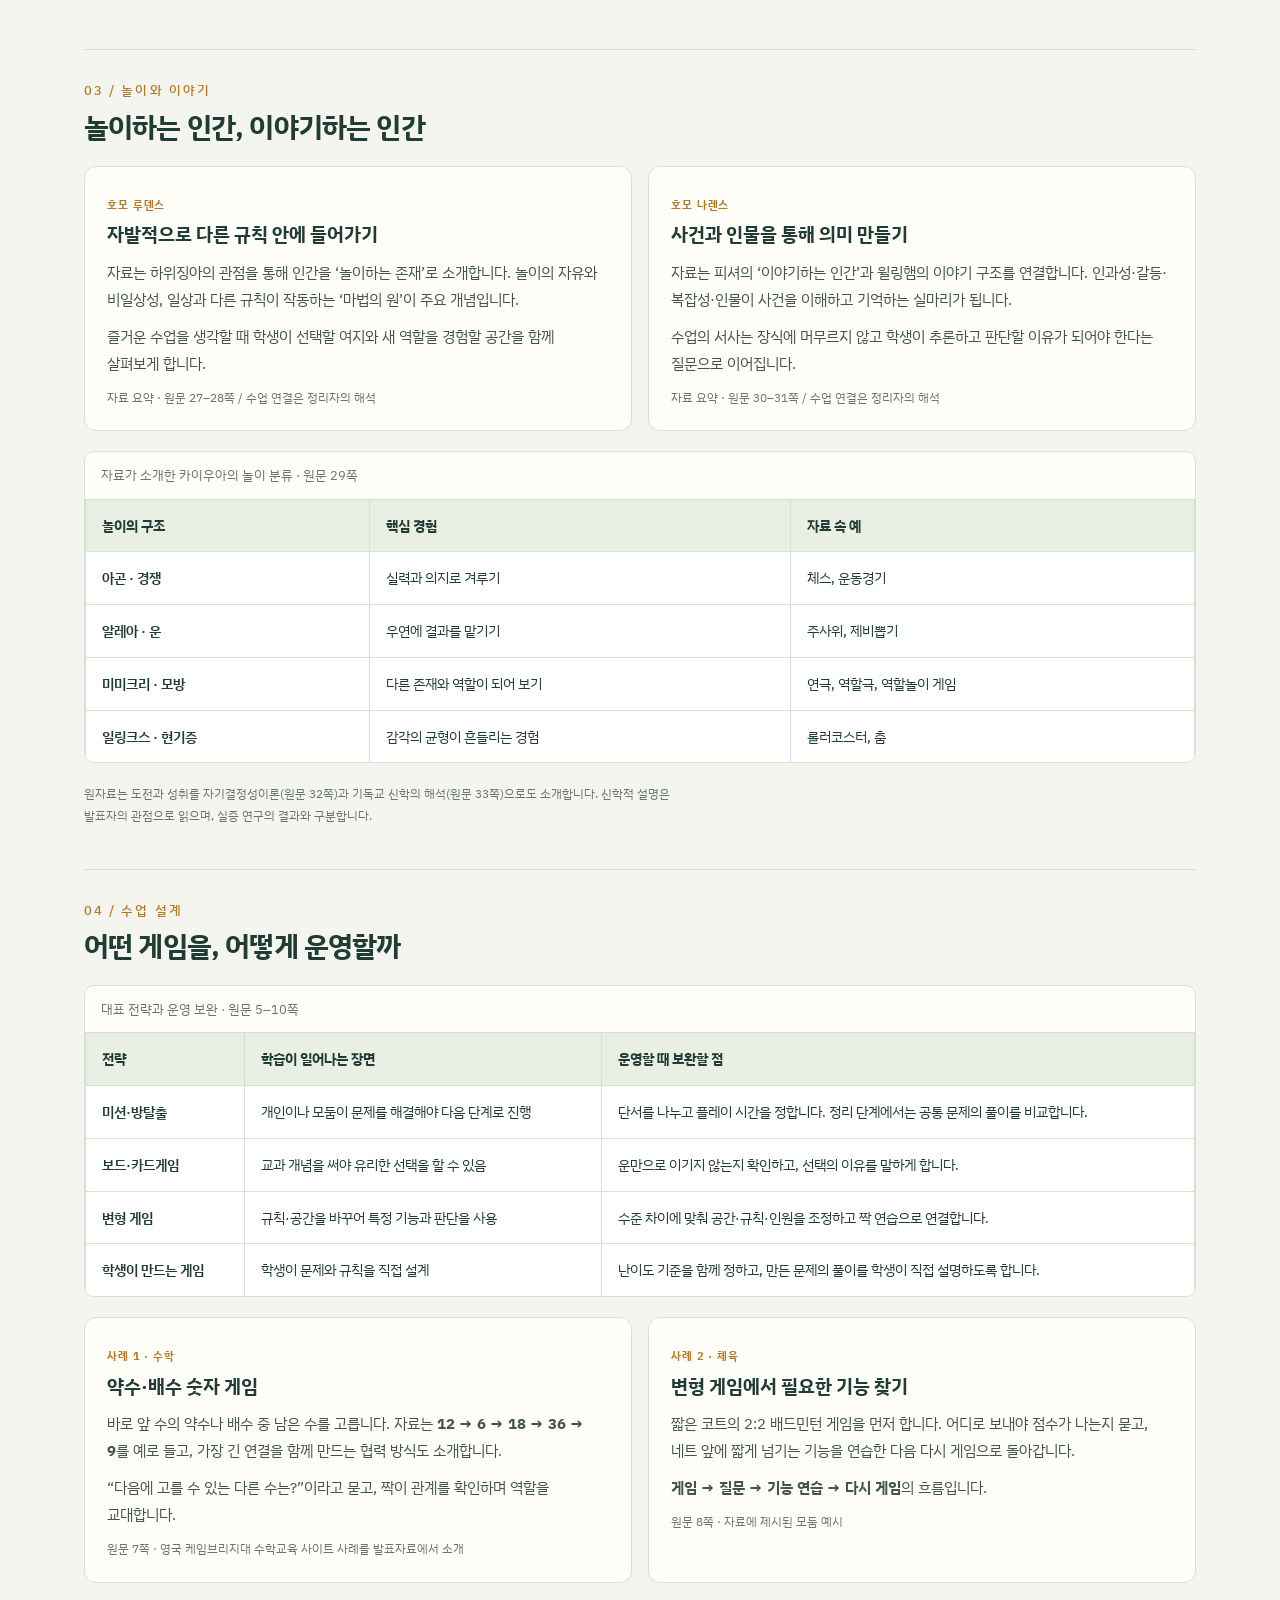
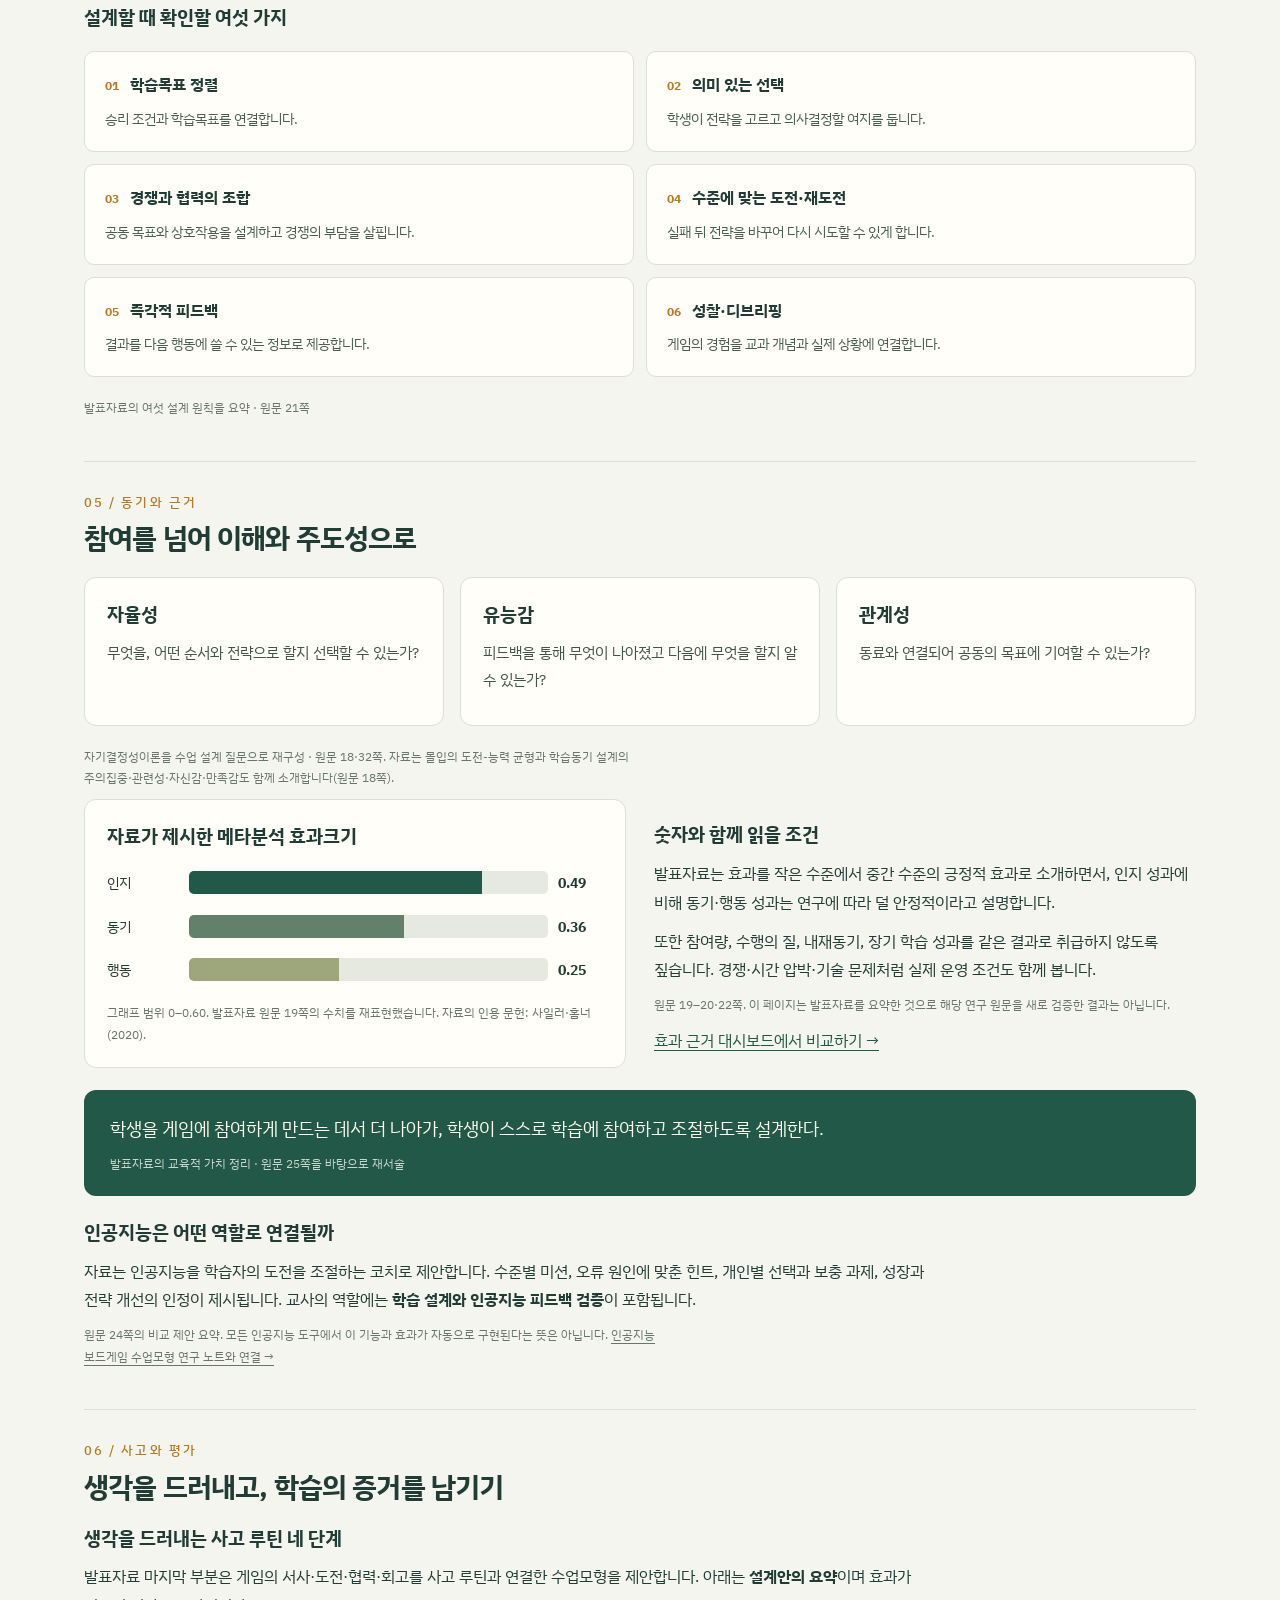
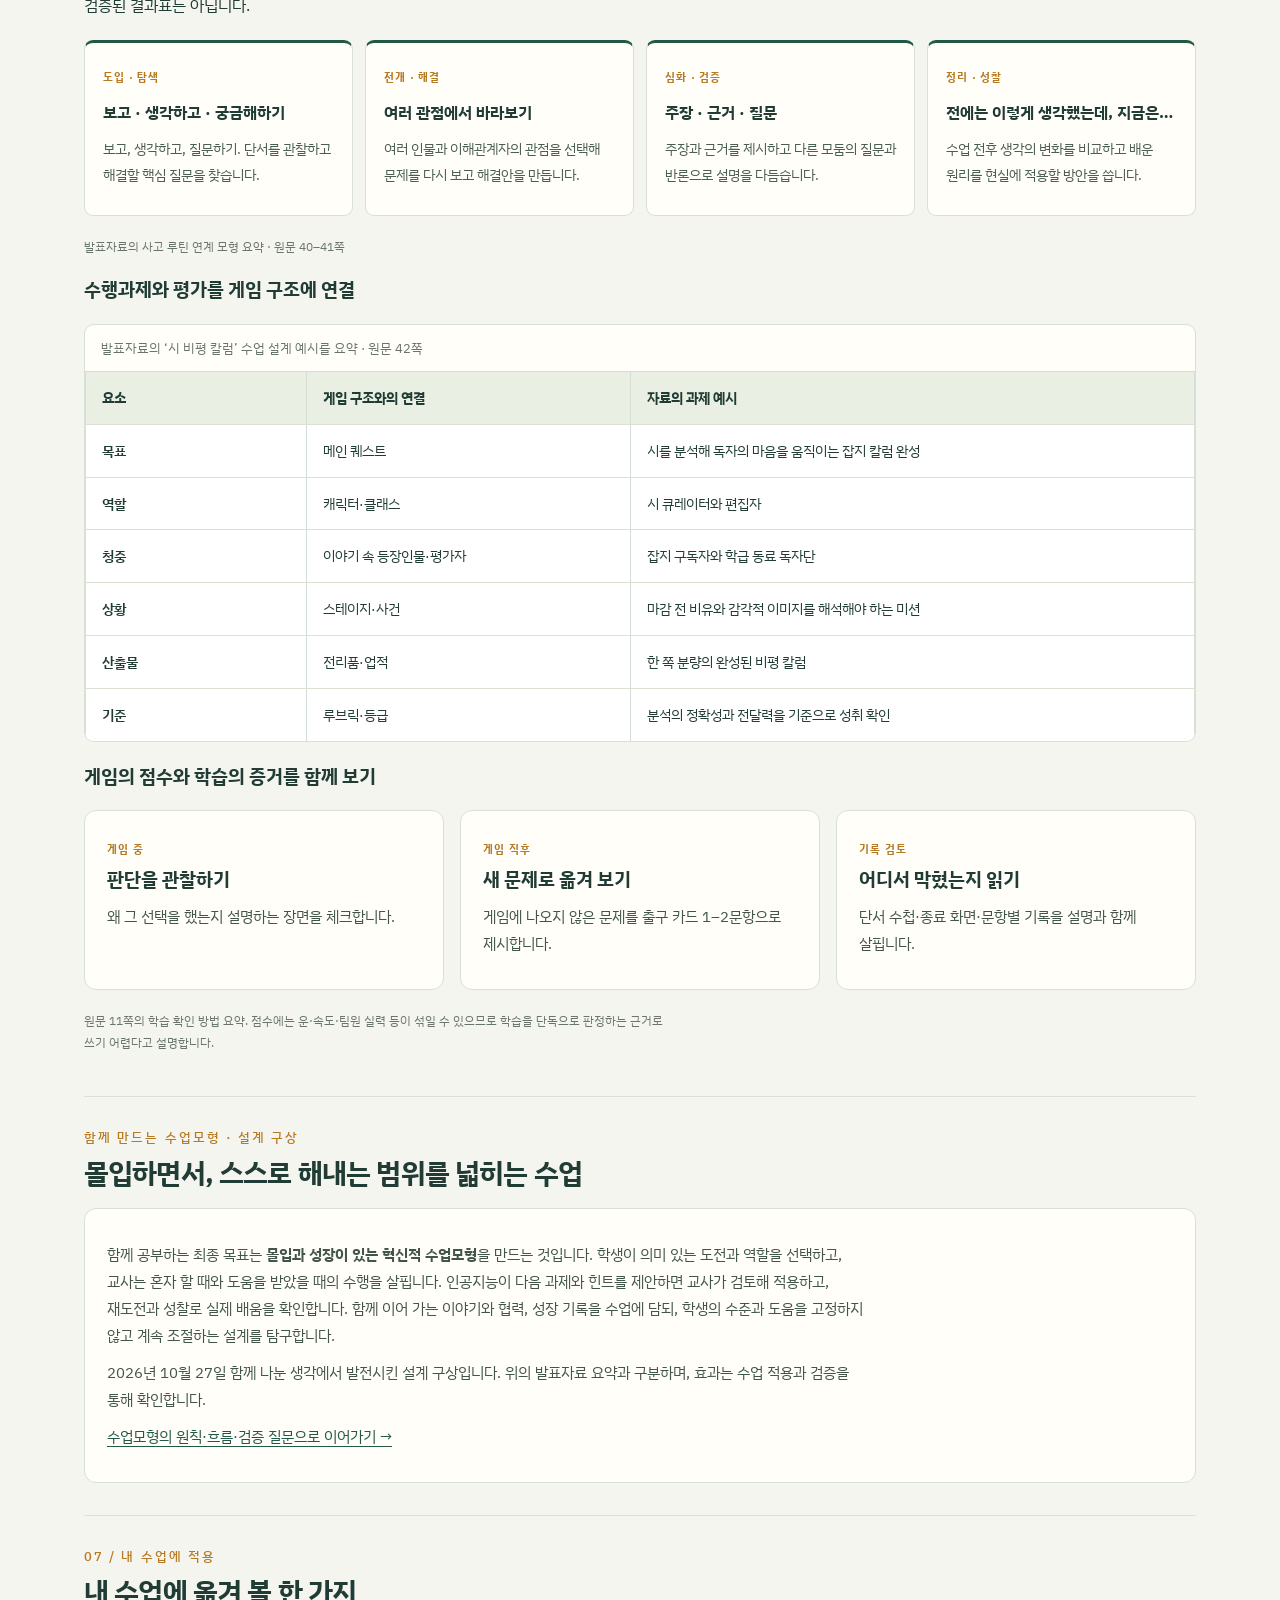
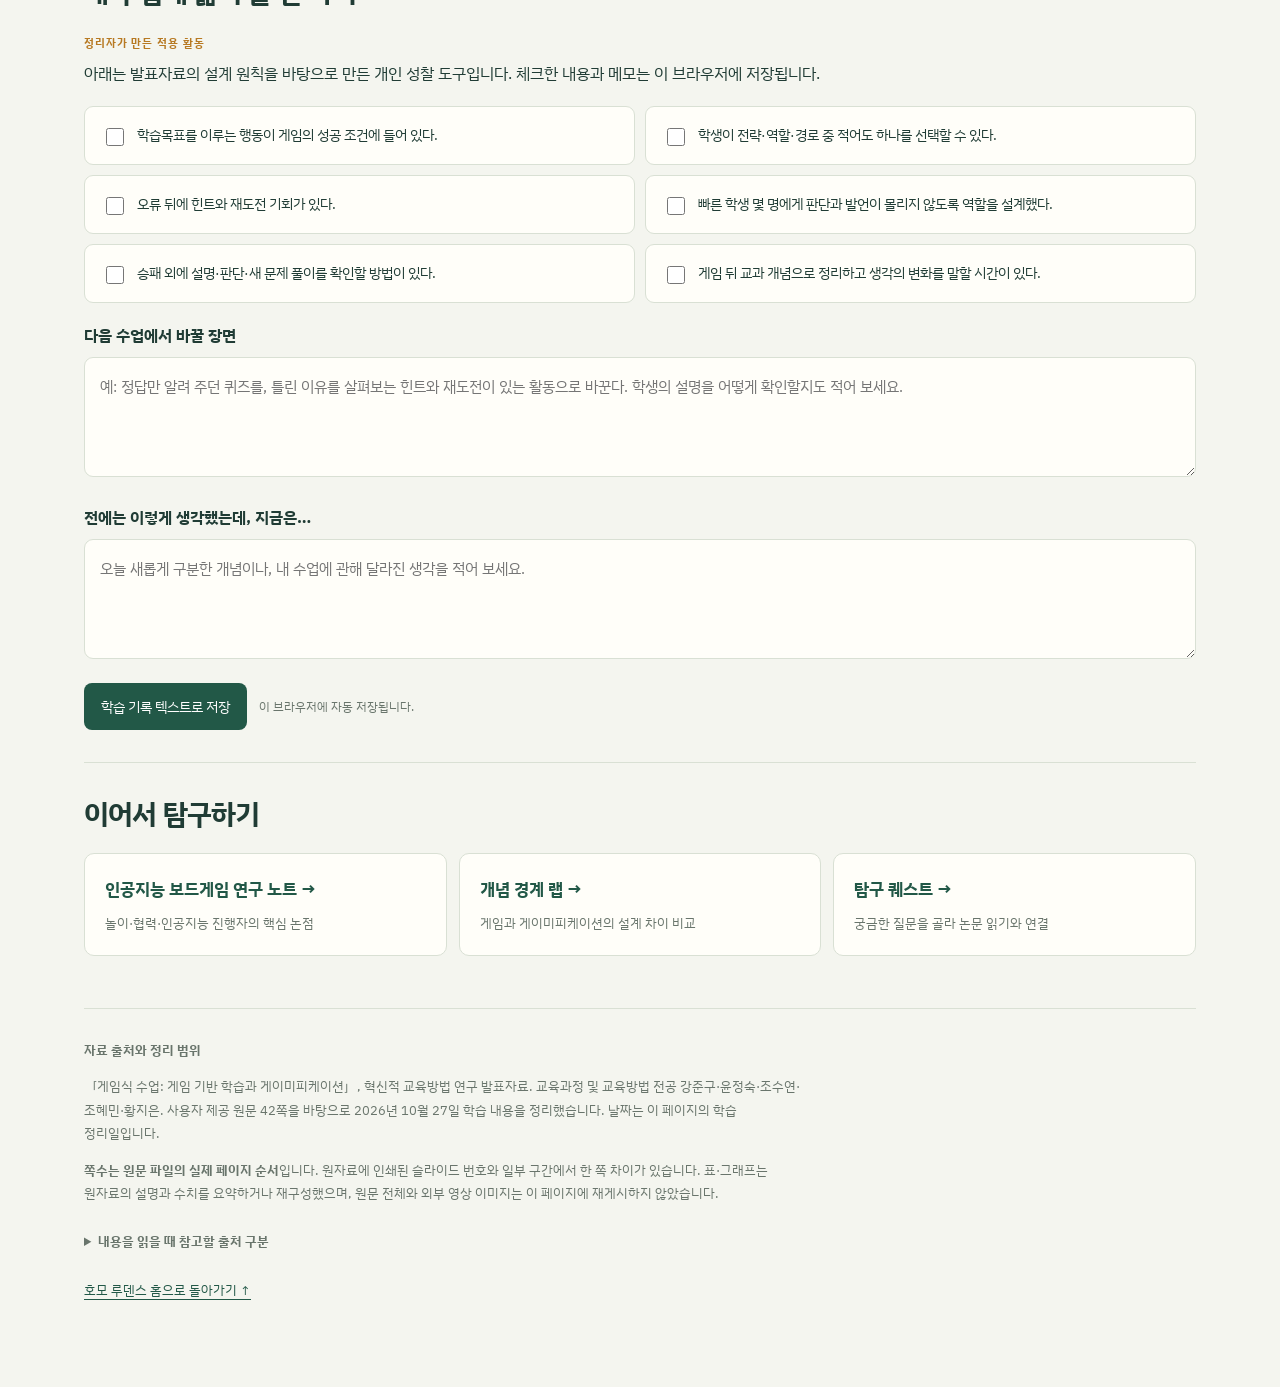
<file: lesson-2026-10-27.html>
<!doctype html>
<html lang="ko">
<head>
<meta charset="utf-8">
<meta name="viewport" content="width=device-width, initial-scale=1">
<title>오늘의 학습 · 게임식 수업 | 호모 루덴스</title>
<meta name="description" content="2026년 10월 27일 학습 정리. 게임 기반 학습과 게이미피케이션, 호모 루덴스, 학습목표 정렬, 피드백과 재도전, VTR와 GRASPS를 연결합니다.">
<link rel="stylesheet" href="./assets/lab.css">
<style>
:root{color-scheme:light;--lesson-bg:#f4f5ef;--lesson-paper:#fffef9;--lesson-ink:#203c35;--lesson-muted:#69756c;--lesson-line:#d9e0d4;--lesson-green:#225847;--lesson-gold:#b77922;--lesson-tint:#e9efe3}
*{box-sizing:border-box}html{scroll-behavior:smooth}body{margin:0;background:var(--lesson-bg);color:var(--lesson-ink);font-family:"IBM Plex Sans KR","Noto Sans KR","Malgun Gothic",system-ui,sans-serif;line-height:1.8;word-break:keep-all;overflow-wrap:anywhere}a{color:var(--lesson-green);text-underline-offset:4px}a:focus-visible,button:focus-visible,input:focus-visible,textarea:focus-visible,summary:focus-visible{outline:3px solid var(--lesson-gold);outline-offset:3px}
.lesson-skip{position:fixed;left:16px;top:0;z-index:90;padding:10px 16px;background:var(--lesson-green);color:white;transform:translateY(-120%)}.lesson-skip:focus{transform:translateY(0)}
.lesson-nav{max-width:1160px;margin:auto;display:flex;justify-content:space-between;align-items:center;gap:18px;padding:20px 24px;border-bottom:1px solid var(--lesson-line)}.lesson-brand{font-weight:800;font-size:22px;text-decoration:none;letter-spacing:-.04em}.lesson-brand span{color:var(--lesson-gold);margin-right:8px}.lesson-nav nav{display:flex;gap:4px;flex-wrap:wrap}.lesson-nav nav a{padding:7px 12px;text-decoration:none;font-size:14px;color:var(--lesson-muted);border-radius:7px}.lesson-nav nav a[aria-current],.lesson-nav nav a:hover{background:var(--lesson-tint);color:var(--lesson-green)}
.lesson-page{max-width:1160px;margin:auto;padding:44px 24px 72px}.lesson-kicker{text-transform:uppercase;font-size:12px;letter-spacing:.16em;color:var(--lesson-gold);font-weight:700}.lesson-hero{padding-bottom:32px;border-bottom:2px solid var(--lesson-green)}.lesson-hero h1{font-size:clamp(32px,4.5vw,52px);letter-spacing:-.045em;line-height:1.25;margin:12px 0 18px;max-width:790px}.lesson-lede{font-size:18px;max-width:780px;margin:0 0 20px;color:#43584c}.lesson-meta{display:flex;flex-wrap:wrap;gap:8px 20px;font-size:13px;color:var(--lesson-muted)}
.lesson-jumps{display:flex;flex-wrap:wrap;gap:7px;margin:24px 0 32px}.lesson-jumps a{font-size:13px;padding:6px 11px;border:1px solid var(--lesson-line);border-radius:99px;text-decoration:none;background:var(--lesson-paper)}
.lesson-section{padding:32px 0;border-bottom:1px solid var(--lesson-line);scroll-margin-top:18px}.lesson-section h2{font-size:28px;line-height:1.35;letter-spacing:-.03em;margin:0 0 16px}.lesson-section h2 .section-num{font-size:13px;font-weight:500;color:var(--lesson-gold);display:block;letter-spacing:.16em;margin-bottom:8px}.lesson-section h3{font-size:19px;margin:18px 0 10px;line-height:1.5}.lesson-section p{max-width:84ch;margin:10px 0}.lesson-source{font-size:12px;color:var(--lesson-muted)}.lesson-source a{color:inherit}.lesson-label{display:inline-block;font-size:11px;letter-spacing:.08em;color:var(--lesson-gold);font-weight:700;margin-bottom:5px}
.lesson-grid{display:grid;gap:16px;grid-template-columns:repeat(3,minmax(0,1fr));margin:20px 0}.lesson-grid.two{grid-template-columns:repeat(2,minmax(0,1fr))}.lesson-card{background:var(--lesson-paper);border:1px solid var(--lesson-line);border-radius:12px;padding:22px}.lesson-card h3{margin-top:0}.lesson-card p{font-size:15px;color:#42554b}.lesson-callout{padding:22px 26px;background:var(--lesson-green);color:#fffdf0;border-radius:12px;margin:22px 0}.lesson-callout p{margin:0;max-width:85ch;font-size:18px}.lesson-callout .lesson-source{display:block;margin-top:8px;color:#c8d8cd}.lesson-soft{padding:18px 22px;background:var(--lesson-tint);border-left:3px solid var(--lesson-gold);border-radius:0 9px 9px 0;margin:18px 0}.lesson-soft p{margin:0;font-size:14px}
.lesson-table{overflow-x:auto;border:1px solid var(--lesson-line);border-radius:10px;background:var(--lesson-paper);margin:20px 0}.lesson-table table{width:100%;border-collapse:collapse;font-size:14px;line-height:1.7}.lesson-table th,.lesson-table td{text-align:left;vertical-align:top;padding:14px 16px;border-bottom:1px solid var(--lesson-line)}.lesson-table th{background:var(--lesson-tint);font-weight:700}.lesson-table tr:last-child td{border-bottom:0}.lesson-table td:first-child{font-weight:600;min-width:120px}.lesson-table caption{text-align:left;padding:12px 16px;font-size:13px;color:var(--lesson-muted)}
.lesson-principles{display:grid;grid-template-columns:repeat(2,minmax(0,1fr));list-style:none;gap:12px;padding:0;margin:20px 0;counter-reset:principle}.lesson-principles li{background:var(--lesson-paper);border:1px solid var(--lesson-line);border-radius:10px;padding:18px 20px;counter-increment:principle}.lesson-principles strong{display:block;margin-bottom:5px}.lesson-principles strong:before{content:counter(principle,decimal-leading-zero) ' ';color:var(--lesson-gold);font-size:12px;margin-right:8px}.lesson-principles span{font-size:14px;color:#4b5e52}
.lesson-flow{list-style:none;margin:20px 0;padding:0;display:grid;grid-template-columns:repeat(4,minmax(0,1fr));gap:12px}.lesson-flow li{background:var(--lesson-paper);border:1px solid var(--lesson-line);border-top:3px solid var(--lesson-green);border-radius:9px;padding:18px}.lesson-flow strong{display:block;font-size:16px;margin:5px 0}.lesson-flow p{font-size:14px;color:#4b5e52}.lesson-flow .lesson-label{font-size:11px}
.lesson-evidence{display:grid;grid-template-columns:1fr 1fr;gap:28px;align-items:center}.lesson-bars{list-style:none;padding:0;margin:20px 0}.lesson-bars li{display:grid;grid-template-columns:72px 1fr 45px;gap:10px;align-items:center;font-size:14px;margin:18px 0}.lesson-bars .track{background:#e5e9df;border-radius:5px;height:23px;overflow:hidden}.lesson-bars .fill{display:block;height:100%;background:var(--lesson-green)}.lesson-bars li:nth-child(2) .fill{background:#63806a}.lesson-bars li:nth-child(3) .fill{background:#9da77b}.lesson-bars strong{font-variant-numeric:tabular-nums}.lesson-bars+figcaption{font-size:12px;color:var(--lesson-muted)}
.lesson-checks{display:grid;grid-template-columns:1fr 1fr;gap:10px;margin:18px 0}.lesson-checks label{display:flex;align-items:flex-start;gap:10px;padding:15px 17px;background:var(--lesson-paper);border:1px solid var(--lesson-line);border-radius:9px;cursor:pointer;font-size:14px}.lesson-checks input{margin-top:6px;accent-color:var(--lesson-green);width:18px;height:18px;flex-shrink:0}.lesson-field label{display:block;font-weight:700;margin:18px 0 7px}.lesson-field textarea{width:100%;min-height:120px;resize:vertical;padding:15px;border:1px solid var(--lesson-line);border-radius:9px;font:inherit;font-size:15px;color:var(--lesson-ink);background:var(--lesson-paper)}.lesson-actions{display:flex;gap:12px;align-items:center;flex-wrap:wrap;margin-top:15px}.lesson-actions button{border:0;border-radius:8px;padding:11px 17px;background:var(--lesson-green);color:white;font:inherit;font-size:14px;cursor:pointer}.lesson-save-status{font-size:12px;color:var(--lesson-muted)}
.lesson-more{display:grid;grid-template-columns:repeat(3,minmax(0,1fr));gap:12px;margin:20px 0}.lesson-more a{text-decoration:none;background:var(--lesson-paper);border:1px solid var(--lesson-line);border-radius:10px;padding:20px}.lesson-more strong{display:block;font-size:17px}.lesson-more span{display:block;font-size:13px;color:var(--lesson-muted);margin-top:7px}.lesson-foot{font-size:13px;color:var(--lesson-muted);padding-top:30px}.lesson-foot p{max-width:90ch}.lesson-foot details{padding:12px 0}.lesson-foot summary{cursor:pointer;font-weight:700}.lesson-foot ul{padding-left:22px}.lesson-foot li{margin:7px 0}
@media(max-width:760px){.lesson-page{padding:28px 18px 50px}.lesson-nav{padding:16px 18px;align-items:flex-start;flex-direction:column;gap:10px}.lesson-nav nav a{padding:6px 9px}.lesson-grid,.lesson-grid.two,.lesson-evidence,.lesson-principles,.lesson-checks,.lesson-more{grid-template-columns:1fr}.lesson-flow{grid-template-columns:1fr 1fr}.lesson-hero h1{font-size:34px}.lesson-section h2{font-size:25px}.lesson-card{padding:18px}.lesson-table td,.lesson-table th{padding:12px}.lesson-table table{min-width:600px}}
@media(max-width:420px){.lesson-flow{grid-template-columns:1fr}.lesson-bars li{grid-template-columns:64px 1fr 42px}.lesson-callout{padding:18px}.lesson-callout p{font-size:16px}}
@media(prefers-reduced-motion:reduce){html{scroll-behavior:auto}}
@media print{.lesson-nav,.lesson-jumps,.lesson-actions,.lesson-skip{display:none}body{background:white;color:#000}.lesson-page{padding:0}.lesson-section{break-inside:avoid}.lesson-callout{background:#eee;color:#000}.lesson-table{overflow:visible}.lesson-table table{min-width:0}}
</style>
</head>
<body>
<a class="lesson-skip" href="#lesson-main">본문으로 건너뛰기</a>
<header class="lesson-nav">
  <a class="lesson-brand" href="./index.html"><span aria-hidden="true">✦</span>호모 루덴스</a>
  <nav aria-label="주요 메뉴"><a href="./index.html">홈</a><a href="./teaching-models.html">수업모형 만들기</a><a href="./game-design.html">우리 게임 설계</a><a href="./korean-study.html">한국어 공부방</a><a href="./lesson-2026-10-27.html" aria-current="page">오늘의 학습</a><a href="./research.html">연구 노트</a><a href="./dashboard.html">학습실</a></nav>
</header>
<main class="lesson-page" id="lesson-main">
  <header class="lesson-hero">
    <div class="lesson-kicker">오늘의 학습 · 2026.10.27</div>
    <h1>즐거움이 배움으로 이어지는<br>게임식 수업</h1>
    <p class="lesson-lede">게임을 하는 시간에 학생은 무엇을 생각하고, 무엇을 결정하고, 어떻게 다시 도전할까. 오늘의 발표자료에서 놀이의 철학과 수업 설계의 원칙을 함께 꺼내 보았습니다.</p>
    <div class="lesson-meta"><span>학습 정리 2026.10.27</span><span>원자료 42쪽</span><span>게임 기반 학습 · 게이미피케이션 · 사고 루틴</span></div>
  </header>
  <nav class="lesson-jumps" aria-label="학습 내용 바로가기"><a href="#takeaways">핵심 세 문장</a><a href="#boundaries">개념 구분</a><a href="#play">놀이와 이야기</a><a href="#design">설계와 운영</a><a href="#motivation">동기와 근거</a><a href="#thinking">사고·평가 연결</a><a href="#reflection">내 수업에 적용</a></nav>

  <section class="lesson-section" id="takeaways">
    <h2><span class="section-num">01 / 오늘의 핵심</span>오늘 남길 세 문장</h2>
    <div class="lesson-grid">
      <article class="lesson-card"><span class="lesson-label">학습목표</span><h3>이기려면 배운 내용을 써야 한다.</h3><p>교과 지식이 게임의 규칙과 판단에 필요하도록 설계합니다. 학습과 무관한 속도나 운만으로 승패가 갈리지 않는지 살펴봅니다.</p><div class="lesson-source">자료 요약 · 원문 9–10쪽</div></article>
      <article class="lesson-card"><span class="lesson-label">피드백</span><h3>실패는 다음 시도의 정보가 된다.</h3><p>규칙을 오해했는지, 개념이 부족한지, 전략이 어려운지를 구분해 돕습니다. 힌트와 재도전이 이어지는 구조를 만듭니다.</p><div class="lesson-source">자료 요약 · 원문 10·16·23쪽</div></article>
      <article class="lesson-card"><span class="lesson-label">학습 확인</span><h3>재미있었는지에서, 생각이 달라졌는지로.</h3><p>승패·점수뿐 아니라 학생의 설명과 판단을 봅니다. 게임 경험을 교과 개념으로 정리하고 새로운 문제에 적용하도록 합니다.</p><div class="lesson-source">자료 요약 · 원문 11–12·21쪽</div></article>
    </div>
  </section>

  <section class="lesson-section" id="boundaries">
    <h2><span class="section-num">02 / 개념 구분</span>게임 기반 학습과 게이미피케이션</h2>
    <p>발표자료는 두 접근을 <strong>전체 게임을 학습 환경으로 쓰는가</strong>, <strong>비게임 활동에 게임 요소를 적용하는가</strong>로 구분합니다. 디지털 도구의 유무만으로 나누지 않고 실제 수업 구조를 봅니다.</p>
    <div class="lesson-table"><table><caption>발표자료의 정의와 비교를 요약 · 원문 4·15·34–37쪽</caption><thead><tr><th scope="col">구분</th><th scope="col">게임 기반 학습</th><th scope="col">게이미피케이션</th></tr></thead><tbody>
      <tr><td>핵심</td><td>게임 플레이가 학습 활동이 되는 방식</td><td>일반 수업·과제 등에 게임 설계 요소를 적용하는 방식</td></tr>
      <tr><td>구조</td><td>규칙·목표·도전·결과를 가진 게임을 활용</td><td>미션·진행률·피드백·배지·선택·협력 등을 조합</td></tr>
      <tr><td>자료의 사례</td><td>약수·배수 관계를 판단하며 수를 이어 가는 보드게임</td><td>일반 과제에 성장 단계나 도전 미션, 즉각적 피드백을 설계</td></tr>
      <tr><td>교사가 볼 것</td><td>게임의 핵심 행동이 학습목표와 연결되는가?</td><td>게임 요소가 어떤 학습 행동과 경험을 돕는가?</td></tr>
      <tr><td>공통 마무리</td><td colspan="2">경험을 돌아보고, 교과 개념으로 설명하고, 다른 문제로 옮겨 보는 디브리핑</td></tr>
    </tbody></table></div>
    <div class="lesson-soft"><p><strong>경계는 설계를 보고 판단하기.</strong> 자료는 게임·게임 기반 학습·게이미피케이션·시뮬레이션을 서로 겹칠 수 있는 개념으로 소개합니다(원문 15쪽). 용어를 붙인 이름만으로 분류하기보다 활동과 규칙을 확인해 봅니다. <a href="./dashboard.html#concept">개념 경계 랩으로 연결 →</a></p></div>
  </section>

  <section class="lesson-section" id="play">
    <h2><span class="section-num">03 / 놀이와 이야기</span>놀이하는 인간, 이야기하는 인간</h2>
    <div class="lesson-grid two">
      <article class="lesson-card"><span class="lesson-label">호모 루덴스</span><h3>자발적으로 다른 규칙 안에 들어가기</h3><p>자료는 하위징아의 관점을 통해 인간을 ‘놀이하는 존재’로 소개합니다. 놀이의 자유와 비일상성, 일상과 다른 규칙이 작동하는 ‘마법의 원’이 주요 개념입니다.</p><p>즐거운 수업을 생각할 때 학생이 선택할 여지와 새 역할을 경험할 공간을 함께 살펴보게 합니다.</p><div class="lesson-source">자료 요약 · 원문 27–28쪽 / 수업 연결은 정리자의 해석</div></article>
      <article class="lesson-card"><span class="lesson-label">호모 나렌스</span><h3>사건과 인물을 통해 의미 만들기</h3><p>자료는 피셔의 ‘이야기하는 인간’과 윌링햄의 이야기 구조를 연결합니다. 인과성·갈등·복잡성·인물이 사건을 이해하고 기억하는 실마리가 됩니다.</p><p>수업의 서사는 장식에 머무르지 않고 학생이 추론하고 판단할 이유가 되어야 한다는 질문으로 이어집니다.</p><div class="lesson-source">자료 요약 · 원문 30–31쪽 / 수업 연결은 정리자의 해석</div></article>
    </div>
    <div class="lesson-table"><table><caption>자료가 소개한 카이우아의 놀이 분류 · 원문 29쪽</caption><thead><tr><th scope="col">놀이의 구조</th><th scope="col">핵심 경험</th><th scope="col">자료 속 예</th></tr></thead><tbody><tr><td>아곤 · 경쟁</td><td>실력과 의지로 겨루기</td><td>체스, 운동경기</td></tr><tr><td>알레아 · 운</td><td>우연에 결과를 맡기기</td><td>주사위, 제비뽑기</td></tr><tr><td>미미크리 · 모방</td><td>다른 존재와 역할이 되어 보기</td><td>연극, 역할극, 역할놀이 게임</td></tr><tr><td>일링크스 · 현기증</td><td>감각의 균형이 흔들리는 경험</td><td>롤러코스터, 춤</td></tr></tbody></table></div>
    <p class="lesson-source">원자료는 도전과 성취를 자기결정성이론(원문 32쪽)과 기독교 신학의 해석(원문 33쪽)으로도 소개합니다. 신학적 설명은 발표자의 관점으로 읽으며, 실증 연구의 결과와 구분합니다.</p>
  </section>

  <section class="lesson-section" id="design">
    <h2><span class="section-num">04 / 수업 설계</span>어떤 게임을, 어떻게 운영할까</h2>
    <div class="lesson-table"><table><caption>대표 전략과 운영 보완 · 원문 5–10쪽</caption><thead><tr><th scope="col">전략</th><th scope="col">학습이 일어나는 장면</th><th scope="col">운영할 때 보완할 점</th></tr></thead><tbody>
      <tr><td>미션·방탈출</td><td>개인이나 모둠이 문제를 해결해야 다음 단계로 진행</td><td>단서를 나누고 플레이 시간을 정합니다. 정리 단계에서는 공통 문제의 풀이를 비교합니다.</td></tr>
      <tr><td>보드·카드게임</td><td>교과 개념을 써야 유리한 선택을 할 수 있음</td><td>운만으로 이기지 않는지 확인하고, 선택의 이유를 말하게 합니다.</td></tr>
      <tr><td>변형 게임</td><td>규칙·공간을 바꾸어 특정 기능과 판단을 사용</td><td>수준 차이에 맞춰 공간·규칙·인원을 조정하고 짝 연습으로 연결합니다.</td></tr>
      <tr><td>학생이 만드는 게임</td><td>학생이 문제와 규칙을 직접 설계</td><td>난이도 기준을 함께 정하고, 만든 문제의 풀이를 학생이 직접 설명하도록 합니다.</td></tr>
    </tbody></table></div>
    <div class="lesson-grid two">
      <article class="lesson-card"><span class="lesson-label">사례 1 · 수학</span><h3>약수·배수 숫자 게임</h3><p>바로 앞 수의 약수나 배수 중 남은 수를 고릅니다. 자료는 <strong>12 → 6 → 18 → 36 → 9</strong>를 예로 들고, 가장 긴 연결을 함께 만드는 협력 방식도 소개합니다.</p><p>“다음에 고를 수 있는 다른 수는?”이라고 묻고, 짝이 관계를 확인하며 역할을 교대합니다.</p><div class="lesson-source">원문 7쪽 · 영국 케임브리지대 수학교육 사이트 사례를 발표자료에서 소개</div></article>
      <article class="lesson-card"><span class="lesson-label">사례 2 · 체육</span><h3>변형 게임에서 필요한 기능 찾기</h3><p>짧은 코트의 2:2 배드민턴 게임을 먼저 합니다. 어디로 보내야 점수가 나는지 묻고, 네트 앞에 짧게 넘기는 기능을 연습한 다음 다시 게임으로 돌아갑니다.</p><p><strong>게임 → 질문 → 기능 연습 → 다시 게임</strong>의 흐름입니다.</p><div class="lesson-source">원문 8쪽 · 자료에 제시된 모둠 예시</div></article>
    </div>
    <h3>설계할 때 확인할 여섯 가지</h3>
    <ol class="lesson-principles"><li><strong>학습목표 정렬</strong><span>승리 조건과 학습목표를 연결합니다.</span></li><li><strong>의미 있는 선택</strong><span>학생이 전략을 고르고 의사결정할 여지를 둡니다.</span></li><li><strong>경쟁과 협력의 조합</strong><span>공동 목표와 상호작용을 설계하고 경쟁의 부담을 살핍니다.</span></li><li><strong>수준에 맞는 도전·재도전</strong><span>실패 뒤 전략을 바꾸어 다시 시도할 수 있게 합니다.</span></li><li><strong>즉각적 피드백</strong><span>결과를 다음 행동에 쓸 수 있는 정보로 제공합니다.</span></li><li><strong>성찰·디브리핑</strong><span>게임의 경험을 교과 개념과 실제 상황에 연결합니다.</span></li></ol>
    <p class="lesson-source">발표자료의 여섯 설계 원칙을 요약 · 원문 21쪽</p>
  </section>

  <section class="lesson-section" id="motivation">
    <h2><span class="section-num">05 / 동기와 근거</span>참여를 넘어 이해와 주도성으로</h2>
    <div class="lesson-grid"><article class="lesson-card"><h3>자율성</h3><p>무엇을, 어떤 순서와 전략으로 할지 선택할 수 있는가?</p></article><article class="lesson-card"><h3>유능감</h3><p>피드백을 통해 무엇이 나아졌고 다음에 무엇을 할지 알 수 있는가?</p></article><article class="lesson-card"><h3>관계성</h3><p>동료와 연결되어 공동의 목표에 기여할 수 있는가?</p></article></div>
    <p class="lesson-source">자기결정성이론을 수업 설계 질문으로 재구성 · 원문 18·32쪽. 자료는 몰입의 도전-능력 균형과 학습동기 설계의 주의집중·관련성·자신감·만족감도 함께 소개합니다(원문 18쪽).</p>
    <div class="lesson-evidence">
      <figure class="lesson-card" style="margin:0"><h3>자료가 제시한 메타분석 효과크기</h3><ul class="lesson-bars" aria-label="인지 0.49, 동기 0.36, 행동 0.25"><li><span>인지</span><span class="track" aria-hidden="true"><span class="fill" style="width:81.67%"></span></span><strong>0.49</strong></li><li><span>동기</span><span class="track" aria-hidden="true"><span class="fill" style="width:60%"></span></span><strong>0.36</strong></li><li><span>행동</span><span class="track" aria-hidden="true"><span class="fill" style="width:41.67%"></span></span><strong>0.25</strong></li></ul><figcaption>그래프 범위 0–0.60. 발표자료 원문 19쪽의 수치를 재표현했습니다. 자료의 인용 문헌: 사일러·홈너 (2020).</figcaption></figure>
      <div><h3>숫자와 함께 읽을 조건</h3><p>발표자료는 효과를 작은 수준에서 중간 수준의 긍정적 효과로 소개하면서, 인지 성과에 비해 동기·행동 성과는 연구에 따라 덜 안정적이라고 설명합니다.</p><p>또한 참여량, 수행의 질, 내재동기, 장기 학습 성과를 같은 결과로 취급하지 않도록 짚습니다. 경쟁·시간 압박·기술 문제처럼 실제 운영 조건도 함께 봅니다.</p><p class="lesson-source">원문 19–20·22쪽. 이 페이지는 발표자료를 요약한 것으로 해당 연구 원문을 새로 검증한 결과는 아닙니다.</p><p><a href="./dashboard.html#effects">효과 근거 대시보드에서 비교하기 →</a></p></div>
    </div>
    <div class="lesson-callout"><p>학생을 게임에 참여하게 만드는 데서 더 나아가, 학생이 스스로 학습에 참여하고 조절하도록 설계한다.</p><span class="lesson-source">발표자료의 교육적 가치 정리 · 원문 25쪽을 바탕으로 재서술</span></div>
    <h3>인공지능은 어떤 역할로 연결될까</h3><p>자료는 인공지능을 학습자의 도전을 조절하는 코치로 제안합니다. 수준별 미션, 오류 원인에 맞춘 힌트, 개인별 선택과 보충 과제, 성장과 전략 개선의 인정이 제시됩니다. 교사의 역할에는 <strong>학습 설계와 인공지능 피드백 검증</strong>이 포함됩니다.</p><p class="lesson-source">원문 24쪽의 비교 제안 요약. 모든 인공지능 도구에서 이 기능과 효과가 자동으로 구현된다는 뜻은 아닙니다. <a href="./research.html#course">인공지능 보드게임 수업모형 연구 노트와 연결 →</a></p>
  </section>

  <section class="lesson-section" id="thinking">
    <h2><span class="section-num">06 / 사고와 평가</span>생각을 드러내고, 학습의 증거를 남기기</h2>
    <h3>생각을 드러내는 사고 루틴 네 단계</h3>
    <p>발표자료 마지막 부분은 게임의 서사·도전·협력·회고를 사고 루틴과 연결한 수업모형을 제안합니다. 아래는 <strong>설계안의 요약</strong>이며 효과가 검증된 결과표는 아닙니다.</p>
    <ol class="lesson-flow"><li><span class="lesson-label">도입 · 탐색</span><strong>보고 · 생각하고 · 궁금해하기</strong><p>보고, 생각하고, 질문하기. 단서를 관찰하고 해결할 핵심 질문을 찾습니다.</p></li><li><span class="lesson-label">전개 · 해결</span><strong>여러 관점에서 바라보기</strong><p>여러 인물과 이해관계자의 관점을 선택해 문제를 다시 보고 해결안을 만듭니다.</p></li><li><span class="lesson-label">심화 · 검증</span><strong>주장 · 근거 · 질문</strong><p>주장과 근거를 제시하고 다른 모둠의 질문과 반론으로 설명을 다듬습니다.</p></li><li><span class="lesson-label">정리 · 성찰</span><strong>전에는 이렇게 생각했는데, 지금은…</strong><p>수업 전후 생각의 변화를 비교하고 배운 원리를 현실에 적용할 방안을 씁니다.</p></li></ol>
    <p class="lesson-source">발표자료의 사고 루틴 연계 모형 요약 · 원문 40–41쪽</p>
    <h3>수행과제와 평가를 게임 구조에 연결</h3>
    <div class="lesson-table"><table><caption>발표자료의 ‘시 비평 칼럼’ 수업 설계 예시를 요약 · 원문 42쪽</caption><thead><tr><th scope="col">요소</th><th scope="col">게임 구조와의 연결</th><th scope="col">자료의 과제 예시</th></tr></thead><tbody><tr><td>목표</td><td>메인 퀘스트</td><td>시를 분석해 독자의 마음을 움직이는 잡지 칼럼 완성</td></tr><tr><td>역할</td><td>캐릭터·클래스</td><td>시 큐레이터와 편집자</td></tr><tr><td>청중</td><td>이야기 속 등장인물·평가자</td><td>잡지 구독자와 학급 동료 독자단</td></tr><tr><td>상황</td><td>스테이지·사건</td><td>마감 전 비유와 감각적 이미지를 해석해야 하는 미션</td></tr><tr><td>산출물</td><td>전리품·업적</td><td>한 쪽 분량의 완성된 비평 칼럼</td></tr><tr><td>기준</td><td>루브릭·등급</td><td>분석의 정확성과 전달력을 기준으로 성취 확인</td></tr></tbody></table></div>
    <h3>게임의 점수와 학습의 증거를 함께 보기</h3>
    <div class="lesson-grid"><article class="lesson-card"><span class="lesson-label">게임 중</span><h3>판단을 관찰하기</h3><p>왜 그 선택을 했는지 설명하는 장면을 체크합니다.</p></article><article class="lesson-card"><span class="lesson-label">게임 직후</span><h3>새 문제로 옮겨 보기</h3><p>게임에 나오지 않은 문제를 출구 카드 1–2문항으로 제시합니다.</p></article><article class="lesson-card"><span class="lesson-label">기록 검토</span><h3>어디서 막혔는지 읽기</h3><p>단서 수첩·종료 화면·문항별 기록을 설명과 함께 살핍니다.</p></article></div>
    <p class="lesson-source">원문 11쪽의 학습 확인 방법 요약. 점수에는 운·속도·팀원 실력 등이 섞일 수 있으므로 학습을 단독으로 판정하는 근거로 쓰기 어렵다고 설명합니다.</p>
  </section>

  <section class="lesson-section" id="shared-model">
    <h2><span class="section-num">함께 만드는 수업모형 · 설계 구상</span>몰입하면서, 스스로 해내는 범위를 넓히는 수업</h2>
    <div class="lesson-card"><p>함께 공부하는 최종 목표는 <strong>몰입과 성장이 있는 혁신적 수업모형</strong>을 만드는 것입니다. 학생이 의미 있는 도전과 역할을 선택하고, 교사는 혼자 할 때와 도움을 받았을 때의 수행을 살핍니다. 인공지능이 다음 과제와 힌트를 제안하면 교사가 검토해 적용하고, 재도전과 성찰로 실제 배움을 확인합니다. 함께 이어 가는 이야기와 협력, 성장 기록을 수업에 담되, 학생의 수준과 도움을 고정하지 않고 계속 조절하는 설계를 탐구합니다.</p><p class="lesson-source">2026년 10월 27일 함께 나눈 생각에서 발전시킨 설계 구상입니다. 위의 발표자료 요약과 구분하며, 효과는 수업 적용과 검증을 통해 확인합니다.</p><p><a href="./learning-model.html">수업모형의 원칙·흐름·검증 질문으로 이어가기 →</a></p></div>
  </section>

  <section class="lesson-section" id="reflection">
    <h2><span class="section-num">07 / 내 수업에 적용</span>내 수업에 옮겨 볼 한 가지</h2>
    <p><span class="lesson-label">정리자가 만든 적용 활동</span><br>아래는 발표자료의 설계 원칙을 바탕으로 만든 개인 성찰 도구입니다. 체크한 내용과 메모는 이 브라우저에 저장됩니다.</p>
    <div class="lesson-checks"><label><input type="checkbox" data-lesson-check="goal">학습목표를 이루는 행동이 게임의 성공 조건에 들어 있다.</label><label><input type="checkbox" data-lesson-check="agency">학생이 전략·역할·경로 중 적어도 하나를 선택할 수 있다.</label><label><input type="checkbox" data-lesson-check="feedback">오류 뒤에 힌트와 재도전 기회가 있다.</label><label><input type="checkbox" data-lesson-check="participation">빠른 학생 몇 명에게 판단과 발언이 몰리지 않도록 역할을 설계했다.</label><label><input type="checkbox" data-lesson-check="evidence">승패 외에 설명·판단·새 문제 풀이를 확인할 방법이 있다.</label><label><input type="checkbox" data-lesson-check="debrief">게임 뒤 교과 개념으로 정리하고 생각의 변화를 말할 시간이 있다.</label></div>
    <div class="lesson-field"><label for="lesson-note">다음 수업에서 바꿀 장면</label><textarea id="lesson-note" placeholder="예: 정답만 알려 주던 퀴즈를, 틀린 이유를 살펴보는 힌트와 재도전이 있는 활동으로 바꾼다. 학생의 설명을 어떻게 확인할지도 적어 보세요."></textarea></div>
    <div class="lesson-field"><label for="lesson-change">전에는 이렇게 생각했는데, 지금은…</label><textarea id="lesson-change" placeholder="오늘 새롭게 구분한 개념이나, 내 수업에 관해 달라진 생각을 적어 보세요."></textarea></div>
    <div class="lesson-actions"><button type="button" id="lesson-export">학습 기록 텍스트로 저장</button><span class="lesson-save-status" id="lesson-save-status" role="status" aria-live="polite">이 브라우저에 자동 저장됩니다.</span></div>
  </section>

  <section class="lesson-section" aria-labelledby="lesson-continue-title">
    <h2 id="lesson-continue-title">이어서 탐구하기</h2>
    <div class="lesson-more"><a href="./research.html#core"><strong>인공지능 보드게임 연구 노트 →</strong><span>놀이·협력·인공지능 진행자의 핵심 논점</span></a><a href="./dashboard.html#concept"><strong>개념 경계 랩 →</strong><span>게임과 게이미피케이션의 설계 차이 비교</span></a><a href="./dashboard.html#quests"><strong>탐구 퀘스트 →</strong><span>궁금한 질문을 골라 논문 읽기와 연결</span></a></div>
  </section>

  <footer class="lesson-foot" id="source-note">
    <strong>자료 출처와 정리 범위</strong>
    <p>「게임식 수업: 게임 기반 학습과 게이미피케이션」, 혁신적 교육방법 연구 발표자료. 교육과정 및 교육방법 전공 강준구·윤정숙·조수연·조혜민·황지은. 사용자 제공 원문 42쪽을 바탕으로 2026년 10월 27일 학습 내용을 정리했습니다. 날짜는 이 페이지의 학습 정리일입니다.</p>
    <p><strong>쪽수는 원문 파일의 실제 페이지 순서</strong>입니다. 원자료에 인쇄된 슬라이드 번호와 일부 구간에서 한 쪽 차이가 있습니다. 표·그래프는 원자료의 설명과 수치를 요약하거나 재구성했으며, 원문 전체와 외부 영상 이미지는 이 페이지에 재게시하지 않았습니다.</p>
    <details><summary>내용을 읽을 때 참고할 출처 구분</summary><ul><li>게임 기반 학습: 원문 4–12쪽. 자료에는 플라스 외(2015), 해브굿·에인스워스(2011), 펠트캄프 외(2020), 슈트(2011) 등이 인용되어 있습니다.</li><li>게이미피케이션: 원문 15–25쪽. 디터딩 외(2011), 사일러·홈너(2020), 왕·타히르(2020) 등을 자료가 인용합니다. 수치와 효과 설명은 발표자료 기준이며 연구 원문 재검증을 대신하지 않습니다.</li><li>놀이와 이야기: 원문 27–33쪽. 호모 루덴스, 카이우아의 놀이 분류, 피셔의 이야기 관점, 윌링햄의 이야기 구조, 자기결정성이론 및 신학적 관점이 소개됩니다.</li><li>원문 34·36–39쪽의 비교 자료에는 제미나이 생성 결과를 사용했다는 출처가 표시되어 있습니다. 이 페이지에서는 이를 수업 설계를 위한 비교 설명으로 다루고 실증적 효과의 근거와 구분했습니다.</li><li>사고 루틴·수행과제 설계: 원문 40–42쪽의 연계 모형은 발표자료의 설계 제안입니다. 이 페이지의 개인 체크리스트와 성찰 입력은 해당 내용을 응용해 만든 도구입니다.</li></ul></details>
    <p><a href="./index.html">호모 루덴스 홈으로 돌아가기 ↑</a></p>
  </footer>
</main>
<script>
(function(){
  'use strict';
  var key='homo-ludens.lesson.2026-10-27';
  var checks=Array.from(document.querySelectorAll('[data-lesson-check]'));
  var note=document.getElementById('lesson-note'), change=document.getElementById('lesson-change');
  var status=document.getElementById('lesson-save-status');
  try{var saved=JSON.parse(localStorage.getItem(key)||'{}');checks.forEach(function(c){c.checked=!!(saved.checks&&saved.checks[c.dataset.lessonCheck]);});note.value=typeof saved.note==='string'?saved.note:'';change.value=typeof saved.change==='string'?saved.change:'';}catch(e){status.textContent='저장된 기록을 불러오지 못했습니다. 작성 후 텍스트로 저장할 수 있습니다.';}
  function state(){var marks={};checks.forEach(function(c){marks[c.dataset.lessonCheck]=c.checked;});return{checks:marks,note:note.value,change:change.value};}
  function save(){try{localStorage.setItem(key,JSON.stringify(state()));status.textContent='이 브라우저에 저장했습니다. ('+checks.filter(function(c){return c.checked;}).length+'/6 확인)';}catch(e){status.textContent='브라우저 저장을 사용할 수 없습니다. 텍스트로 저장해 주세요.';}}
  checks.forEach(function(c){c.addEventListener('change',save);});note.addEventListener('input',save);change.addEventListener('input',save);
  document.getElementById('lesson-export').addEventListener('click',function(){var lines=['호모 루덴스 · 오늘의 학습','학습 정리 2026.10.27','즐거움이 배움으로 이어지는 게임식 수업','','내 수업 점검'];checks.forEach(function(c){lines.push((c.checked?'[확인] ':'[  ] ')+c.parentElement.textContent.trim());});lines.push('','다음 수업에서 바꿀 장면',note.value,'','전에는 이렇게 생각했는데, 지금은…',change.value);var blob=new Blob(['\uFEFF'+lines.join('\r\n')],{type:'text/plain;charset=utf-8'});var url=URL.createObjectURL(blob);var a=document.createElement('a');a.href=url;a.download='호모루덴스_학습기록_2026-10-27.txt';document.body.appendChild(a);a.click();a.remove();setTimeout(function(){URL.revokeObjectURL(url);},1000);status.textContent='텍스트 파일 다운로드를 시작했습니다.';});
})();
</script>
</body>
</html>
</file>
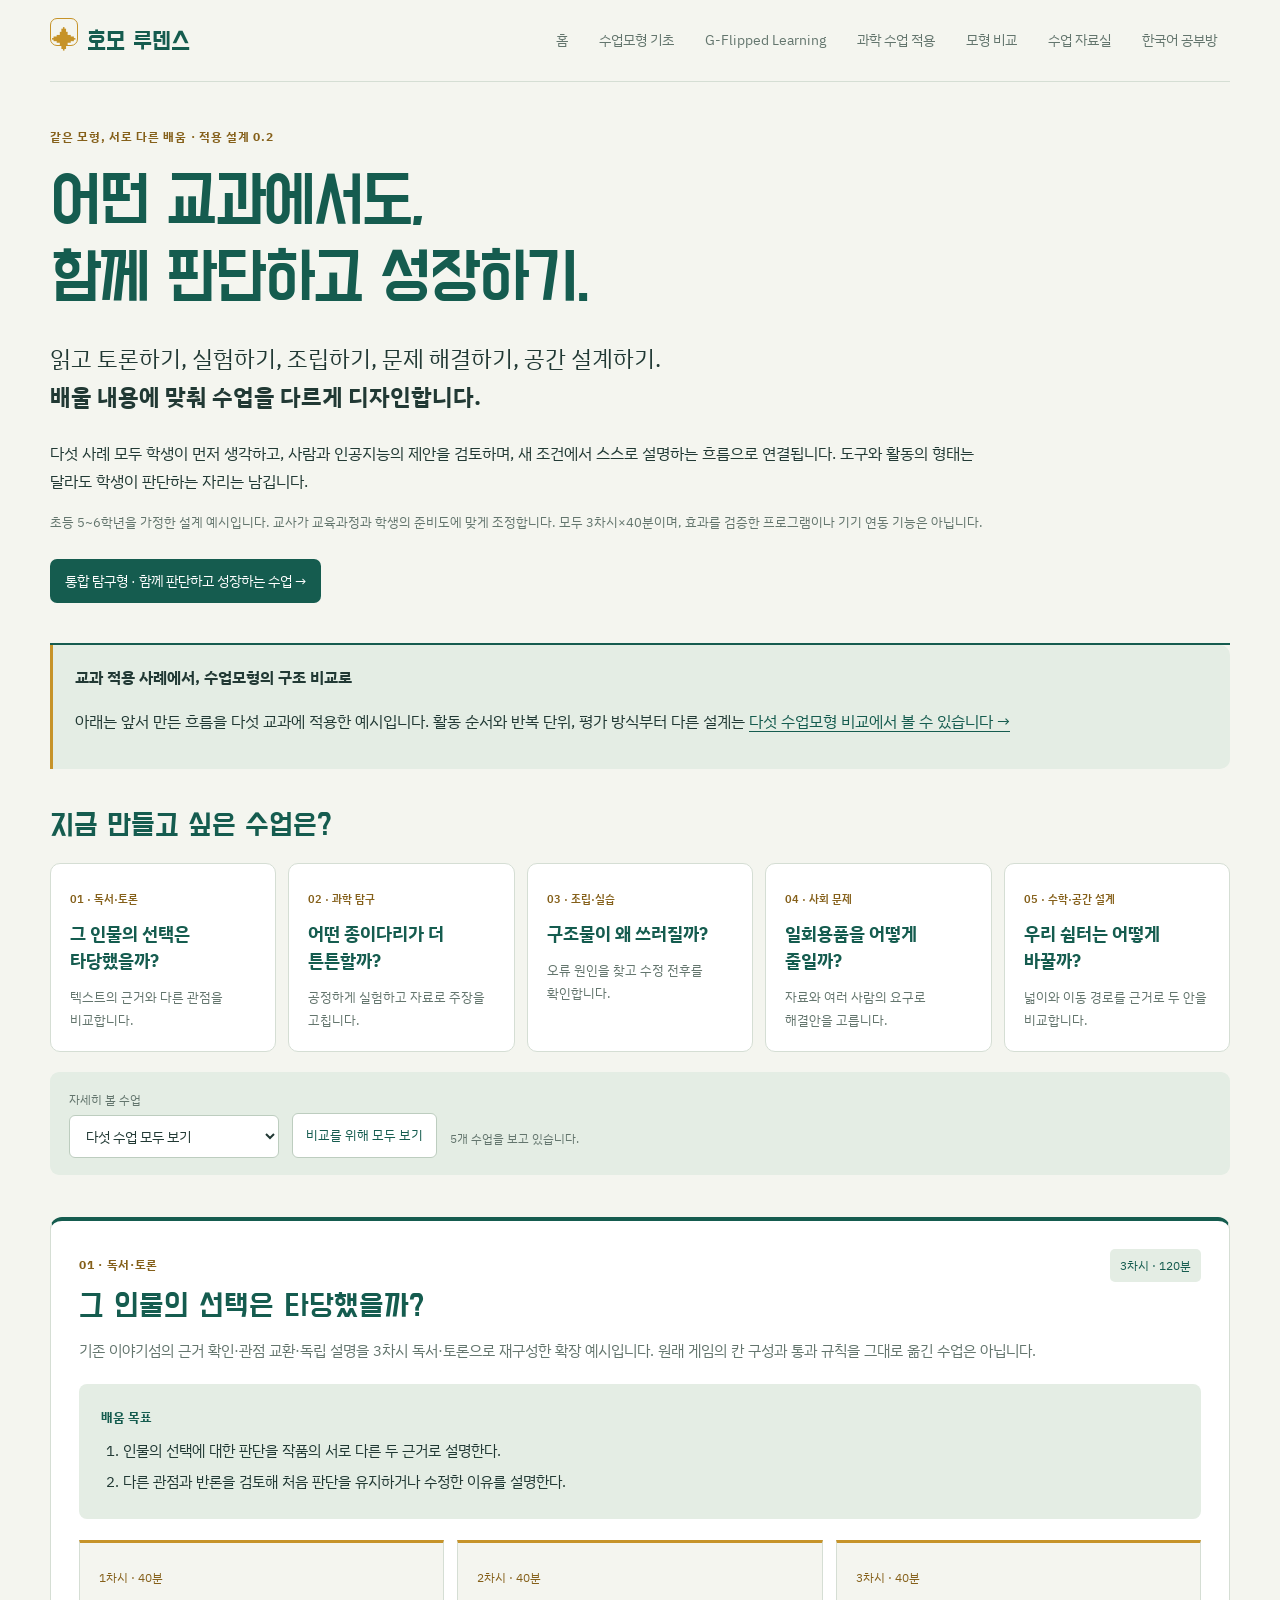
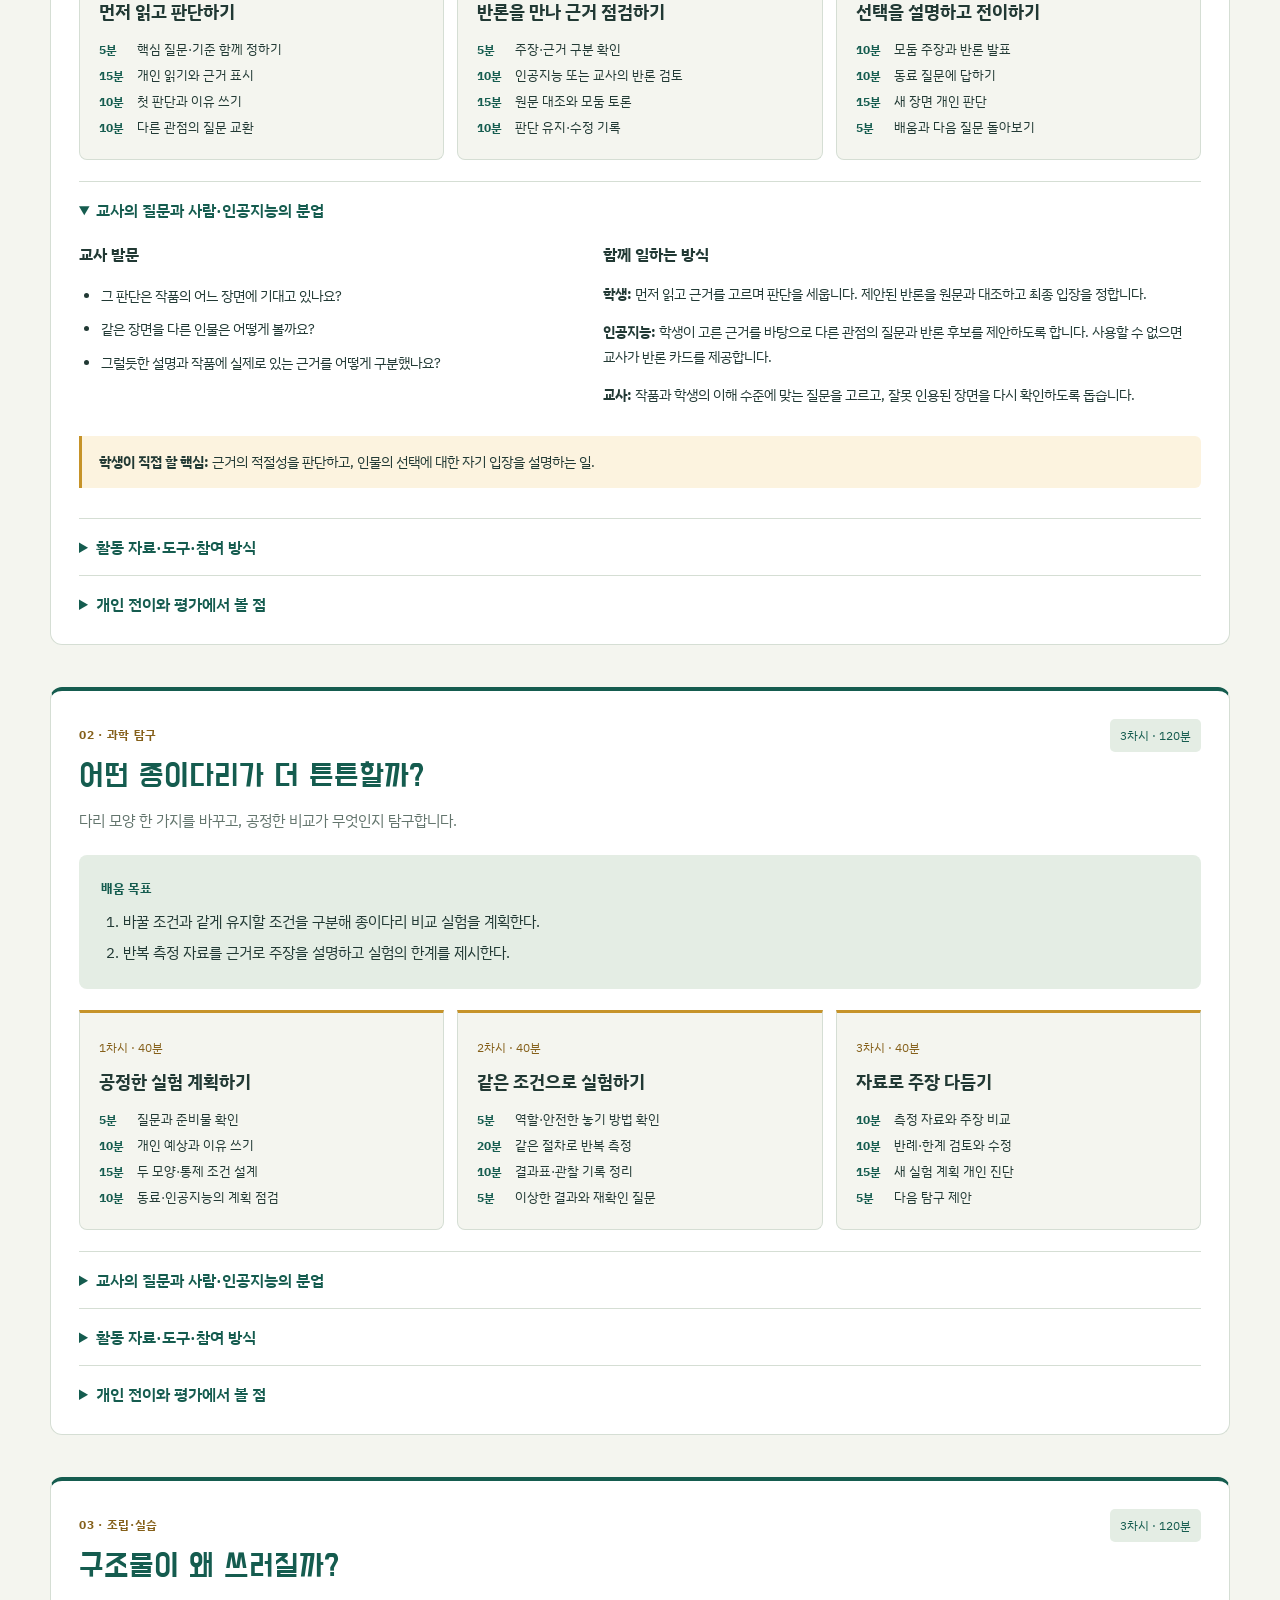
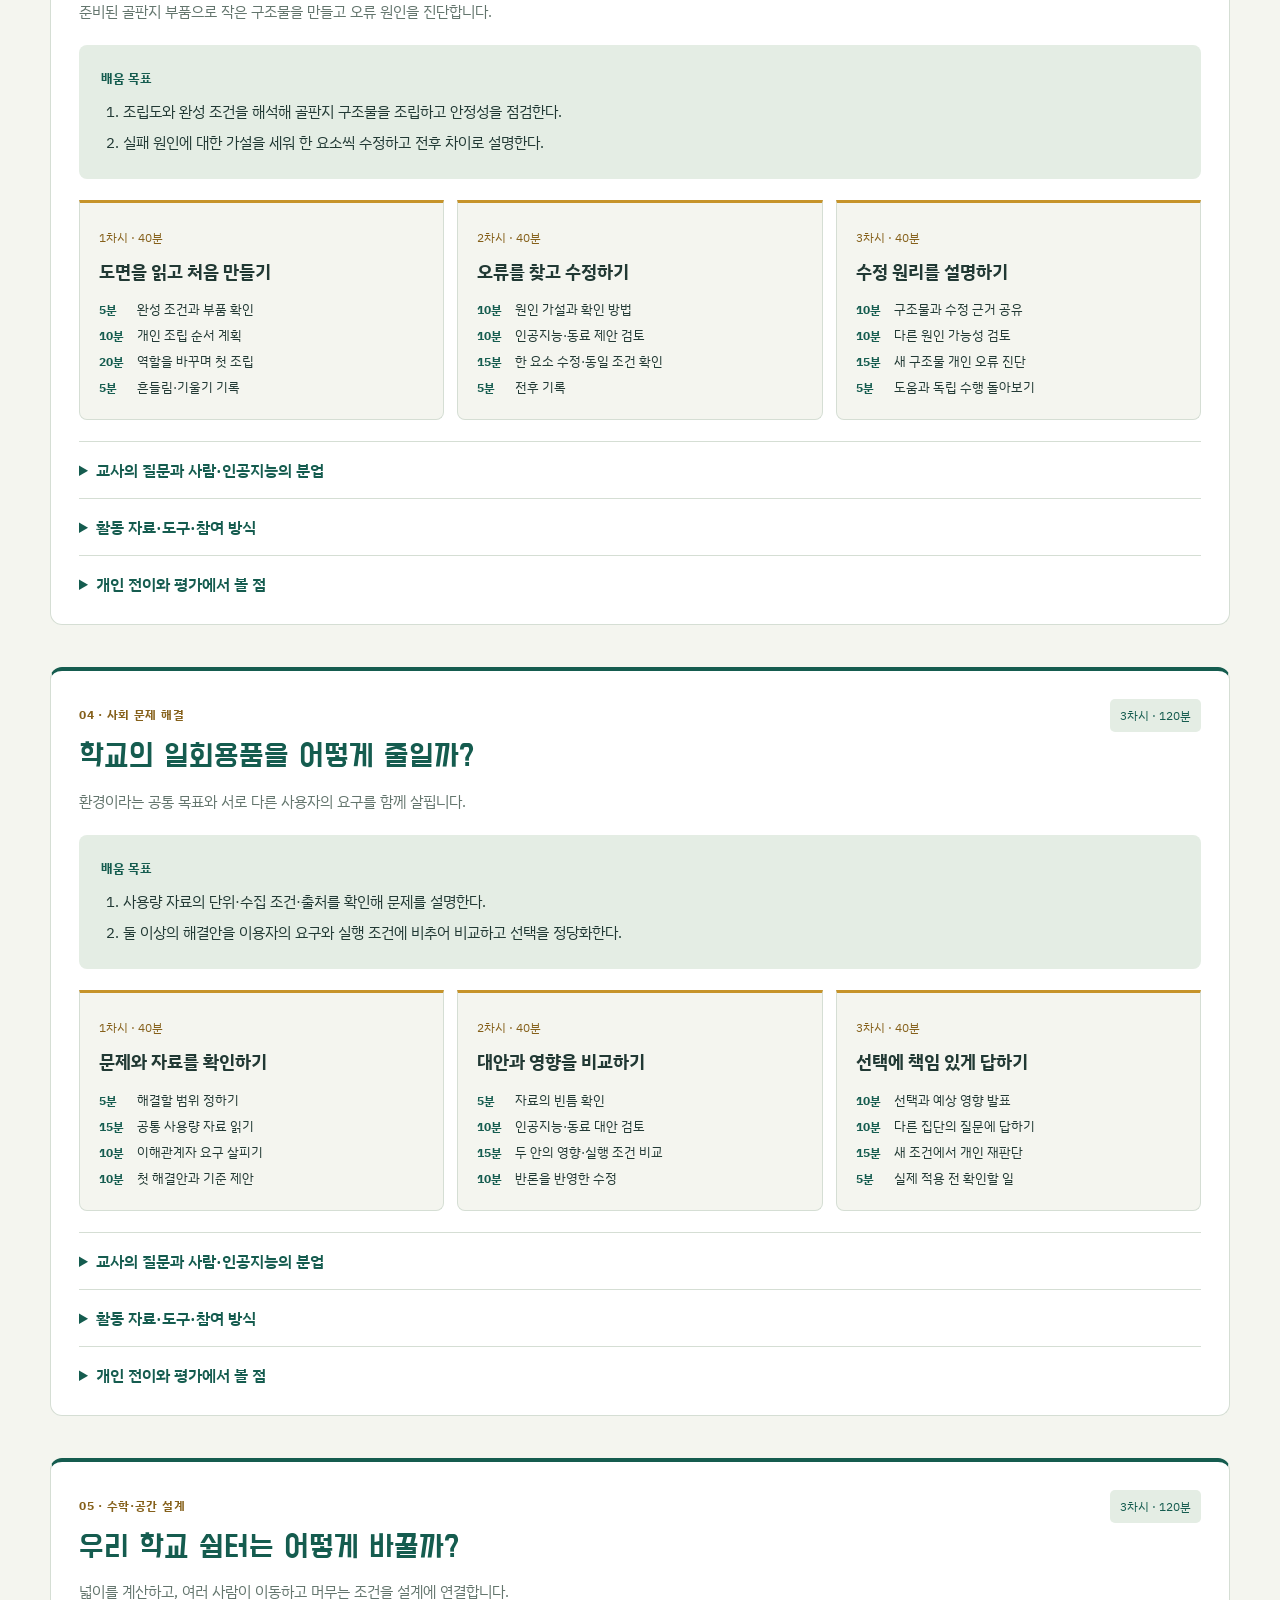
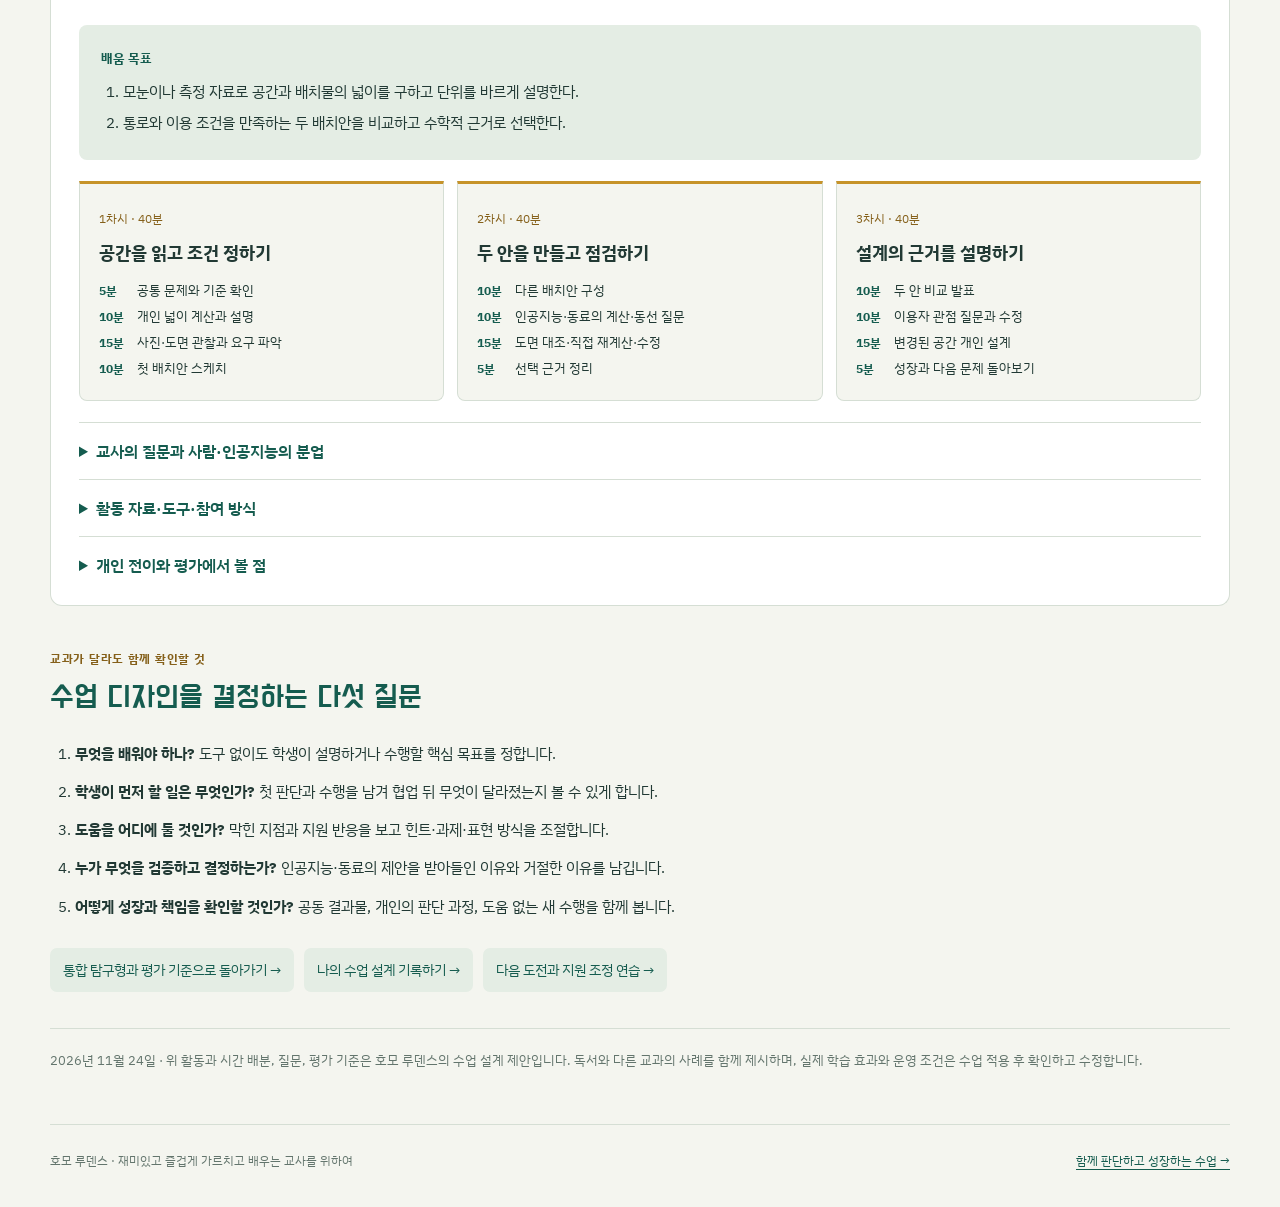
<file: lesson-designs.html>
<!doctype html>
<html lang="ko"><head><meta charset="utf-8"><meta name="viewport" content="width=device-width,initial-scale=1"><meta name="description" content="독서, 과학 탐구, 조립 실습, 사회 문제, 수학 공간 설계에 적용하는 다섯 가지 수업 디자인. 사람이 판단하고 인공지능과 함께 검증하며 성장하는 수업의 예시입니다."><title>다섯 가지 수업 디자인 · 호모 루덴스</title><link rel="stylesheet" href="./assets/lab.css"><link rel="stylesheet" href="./assets/lesson-designs.css"></head>
<body><a class="skip-link" href="#main">본문으로 건너뛰기</a><div class="shell"><header class="masthead"><a class="brand" href="./index.html"><span class="brand-mark" aria-hidden="true">✦</span>호모 루덴스</a><nav class="site-nav" aria-label="주 메뉴"><a href="./index.html">홈</a><a href="./teaching-foundations.html">수업모형 기초</a><a href="./g-flipped-learning.html">G-Flipped Learning</a><a href="./science-g-flipped.html">과학 수업 적용</a><a href="./teaching-models.html">모형 비교</a><a href="./course-materials.html">수업 자료실</a><a href="./korean-study.html">한국어 공부방</a></nav></header>
<main id="main"><header class="design-hero"><div class="design-kicker">같은 모형, 서로 다른 배움 · 적용 설계 0.2</div><h1>어떤 교과에서도,<br>함께 판단하고 성장하기.</h1><p class="design-lede">읽고 토론하기, 실험하기, 조립하기, 문제 해결하기, 공간 설계하기.<br><strong>배울 내용에 맞춰 수업을 다르게 디자인합니다.</strong></p><p>다섯 사례 모두 학생이 먼저 생각하고, 사람과 인공지능의 제안을 검토하며, 새 조건에서 스스로 설명하는 흐름으로 연결됩니다. 도구와 활동의 형태는 달라도 학생이 판단하는 자리는 남깁니다.</p><p class="design-note">초등 5~6학년을 가정한 설계 예시입니다. 교사가 교육과정과 학생의 준비도에 맞게 조정합니다. 모두 3차시×40분이며, 효과를 검증한 프로그램이나 기기 연동 기능은 아닙니다.</p><a class="design-model-link" href="./co-learning-model.html">통합 탐구형 · 함께 판단하고 성장하는 수업 →</a></header>

<aside class="callout"><strong>교과 적용 사례에서, 수업모형의 구조 비교로</strong><p>아래는 앞서 만든 흐름을 다섯 교과에 적용한 예시입니다. 활동 순서와 반복 단위, 평가 방식부터 다른 설계는 <a href="./teaching-models.html">다섯 수업모형 비교에서 볼 수 있습니다 →</a></p></aside>
<section class="design-section" aria-labelledby="choose-title"><h2 id="choose-title">지금 만들고 싶은 수업은?</h2><div class="design-overview">
<a href="#reading"><span>01 · 독서·토론</span><strong>그 인물의 선택은 타당했을까?</strong><p>텍스트의 근거와 다른 관점을 비교합니다.</p></a>
<a href="#science"><span>02 · 과학 탐구</span><strong>어떤 종이다리가 더 튼튼할까?</strong><p>공정하게 실험하고 자료로 주장을 고칩니다.</p></a>
<a href="#making"><span>03 · 조립·실습</span><strong>구조물이 왜 쓰러질까?</strong><p>오류 원인을 찾고 수정 전후를 확인합니다.</p></a>
<a href="#social"><span>04 · 사회 문제</span><strong>일회용품을 어떻게 줄일까?</strong><p>자료와 여러 사람의 요구로 해결안을 고릅니다.</p></a>
<a href="#math"><span>05 · 수학·공간 설계</span><strong>우리 쉼터는 어떻게 바꿀까?</strong><p>넓이와 이동 경로를 근거로 두 안을 비교합니다.</p></a>
</div><div class="design-filter" id="design-filter" hidden><label for="lesson-type">자세히 볼 수업<select id="lesson-type"><option value="all">다섯 수업 모두 보기</option><option value="reading">독서·토론</option><option value="science">과학 탐구</option><option value="making">조립·실습</option><option value="social">사회 문제</option><option value="math">수학·공간 설계</option></select></label><button type="button" id="show-all">비교를 위해 모두 보기</button><span id="design-count" role="status">5개 수업을 보고 있습니다.</span></div></section>

<article class="lesson-design" id="reading" data-design="reading"><header class="design-heading"><div><span class="design-kicker">01 · 독서·토론</span><h2>그 인물의 선택은 타당했을까?</h2><p>기존 이야기섬의 근거 확인·관점 교환·독립 설명을 3차시 독서·토론으로 재구성한 확장 예시입니다. 원래 게임의 칸 구성과 통과 규칙을 그대로 옮긴 수업은 아닙니다.</p></div><span class="design-time">3차시 · 120분</span></header><div class="design-goals"><strong>배움 목표</strong><ol><li>인물의 선택에 대한 판단을 작품의 서로 다른 두 근거로 설명한다.</li><li>다른 관점과 반론을 검토해 처음 판단을 유지하거나 수정한 이유를 설명한다.</li></ol></div><div class="design-phases"><section><span>1차시 · 40분</span><h3>먼저 읽고 판단하기</h3><p><b>5분</b> 핵심 질문·기준 함께 정하기<br><b>15분</b> 개인 읽기와 근거 표시<br><b>10분</b> 첫 판단과 이유 쓰기<br><b>10분</b> 다른 관점의 질문 교환</p></section><section><span>2차시 · 40분</span><h3>반론을 만나 근거 점검하기</h3><p><b>5분</b> 주장·근거 구분 확인<br><b>10분</b> 인공지능 또는 교사의 반론 검토<br><b>15분</b> 원문 대조와 모둠 토론<br><b>10분</b> 판단 유지·수정 기록</p></section><section><span>3차시 · 40분</span><h3>선택을 설명하고 전이하기</h3><p><b>10분</b> 모둠 주장과 반론 발표<br><b>10분</b> 동료 질문에 답하기<br><b>15분</b> 새 장면 개인 판단<br><b>5분</b> 배움과 다음 질문 돌아보기</p></section></div><details open><summary>교사의 질문과 사람·인공지능의 분업</summary><div class="design-detail-grid"><div><h3>교사 발문</h3><ul><li>그 판단은 작품의 어느 장면에 기대고 있나요?</li><li>같은 장면을 다른 인물은 어떻게 볼까요?</li><li>그럴듯한 설명과 작품에 실제로 있는 근거를 어떻게 구분했나요?</li></ul></div><div><h3>함께 일하는 방식</h3><p><b>학생:</b> 먼저 읽고 근거를 고르며 판단을 세웁니다. 제안된 반론을 원문과 대조하고 최종 입장을 정합니다.</p><p><b>인공지능:</b> 학생이 고른 근거를 바탕으로 다른 관점의 질문과 반론 후보를 제안하도록 합니다. 사용할 수 없으면 교사가 반론 카드를 제공합니다.</p><p><b>교사:</b> 작품과 학생의 이해 수준에 맞는 질문을 고르고, 잘못 인용된 장면을 다시 확인하도록 돕습니다.</p></div></div><p class="design-decision"><strong>학생이 직접 할 핵심:</strong> 근거의 적절성을 판단하고, 인물의 선택에 대한 자기 입장을 설명하는 일.</p></details><details><summary>활동 자료·도구·참여 방식</summary><p><b>준비 자료:</b> 교사가 사용 권한을 확인한 짧은 작품 또는 발췌문, 쪽·문단 번호가 있는 근거표, 주장·반론 카드, 판단 수정 기록지, 새 장면 카드. 작품 전문은 이 페이지에 제공하지 않습니다.</p><p><a href="./story-island-worksheet.html">별도 탐구형 독서 활동지 3쪽 열기·인쇄 →</a></p><p><b>증강현실 활용안:</b> 장면이나 인물 카드에 질문 단서를 겹쳐 보되, 학생이 근거를 직접 찾게 합니다. 기기가 없으면 같은 질문을 종이 카드로 제공합니다.</p><ul class="design-modes"><li><b>현장:</b> 같은 작품을 읽고 원탁 토론에 참여합니다.</li><li><b>실시간 원격:</b> 같은 작품과 근거표로 화상·문자 토론에 참여하고 질문·답변을 기록합니다.</li><li><b>시간 선택:</b> 정해진 기한에 첫 주장과 반론을 교환하고 회신을 받은 뒤 최종 판단을 제출합니다.</li></ul><p class="design-note">공통 증거: 첫 판단, 원문 근거 두 개, 반론 검토, 수정 이유, 개인 전이 답변. 말하기·글쓰기 등 표현 방식은 선택할 수 있습니다.</p></details><details><summary>개인 전이와 평가에서 볼 점</summary><div class="design-transfer"><strong>인공지능 없이 해 볼 새 문제</strong><p>인물에게 이전에 없던 선택지가 생겼다는 새 장면을 읽습니다. “지금도 같은 선택을 지지하나요? 달라진 조건과 작품의 근거를 연결해 설명하세요.”</p></div><ol><li>판단에 연결한 작품 근거가 정확하고 관련 있는가?</li><li>다른 관점과 반론을 검토한 흔적이 판단 기록에 드러나는가?</li><li>새 조건에서 자신의 판단을 근거와 함께 독립적으로 설명하는가?</li></ol></details></article>

<article class="lesson-design" id="science" data-design="science"><header class="design-heading"><div><span class="design-kicker">02 · 과학 탐구</span><h2>어떤 종이다리가 더 튼튼할까?</h2><p>다리 모양 한 가지를 바꾸고, 공정한 비교가 무엇인지 탐구합니다.</p></div><span class="design-time">3차시 · 120분</span></header><div class="design-goals"><strong>배움 목표</strong><ol><li>바꿀 조건과 같게 유지할 조건을 구분해 종이다리 비교 실험을 계획한다.</li><li>반복 측정 자료를 근거로 주장을 설명하고 실험의 한계를 제시한다.</li></ol></div><div class="design-phases"><section><span>1차시 · 40분</span><h3>공정한 실험 계획하기</h3><p><b>5분</b> 질문과 준비물 확인<br><b>10분</b> 개인 예상과 이유 쓰기<br><b>15분</b> 두 모양·통제 조건 설계<br><b>10분</b> 동료·인공지능의 계획 점검</p></section><section><span>2차시 · 40분</span><h3>같은 조건으로 실험하기</h3><p><b>5분</b> 역할·안전한 놓기 방법 확인<br><b>20분</b> 같은 절차로 반복 측정<br><b>10분</b> 결과표·관찰 기록 정리<br><b>5분</b> 이상한 결과와 재확인 질문</p></section><section><span>3차시 · 40분</span><h3>자료로 주장 다듬기</h3><p><b>10분</b> 측정 자료와 주장 비교<br><b>10분</b> 반례·한계 검토와 수정<br><b>15분</b> 새 실험 계획 개인 진단<br><b>5분</b> 다음 탐구 제안</p></section></div><details><summary>교사의 질문과 사람·인공지능의 분업</summary><div class="design-detail-grid"><div><h3>교사 발문</h3><ul><li>다리 모양의 차이를 보려면 무엇을 같게 해야 하나요?</li><li>결과가 한 번 다르게 나왔다면 무엇부터 확인할까요?</li><li>이 자료로 말할 수 있는 것과 아직 말하기 어려운 것은 무엇인가요?</li></ul></div><div><h3>함께 일하는 방식</h3><p><b>학생:</b> 예상하고, 통제 조건을 정하며, 실제 측정과 관찰을 기록합니다. 자료가 주장을 뒷받침하는지 판단합니다.</p><p><b>인공지능:</b> 실험 계획에서 빠진 통제 조건과 반례 질문을 제안합니다. 측정값을 대신 만들지 않습니다. 도구가 없으면 계획 점검 카드를 사용합니다.</p><p><b>교사:</b> 종이 크기·받침 간격·하중 놓기 방식·변형 기준을 확인하고 자료의 출처와 재현 과정을 살핍니다.</p></div></div><p class="design-decision"><strong>학생이 직접 할 핵심:</strong> 공정한 비교 조건을 결정하고 실제 자료를 근거로 결론과 한계를 설명하는 일.</p></details><details><summary>활동 자료·도구·참여 방식</summary><p><b>준비 자료:</b> 같은 종이, 같은 간격의 받침 두 개, 동일한 가벼운 블록, 자, 조건표, 기록지. 낮은 탁자 위 작은 구조물로 실험하고 사람이 올라가거나 무거운 추를 쓰지 않습니다.</p><p><b>증강현실 활용안:</b> 받침 간격과 하중 위치에 확인 표시를 겹쳐 보여 절차를 점검합니다. 종이 대안은 실제 크기 위치 안내판과 절차 카드입니다.</p><ul class="design-modes"><li><b>현장:</b> 역할을 순환하며 세 차례씩 반복하고 직접 측정 기록을 남깁니다.</li><li><b>실시간 원격:</b> 현장 동료에게 절차 확인을 요청하고 공유 영상을 보며 조건·측정값을 독립 기록합니다.</li><li><b>시간 선택:</b> 같은 실험 영상·사진·측정 자료로 절차를 진단하고, 재확인 질문에 대한 회신을 받아 결론을 수정합니다.</li></ul><p class="design-note">공통 증거: 통제 조건표, 반복 측정의 출처, 자료에 근거한 주장과 한계, 개인 계획 진단. 장비 접근성과 촬영 기술을 평가하지 않습니다.</p></details><details><summary>개인 전이와 평가에서 볼 점</summary><div class="design-transfer"><strong>인공지능 없이 해 볼 새 문제</strong><p>“다리 모양뿐 아니라 종이 두께와 받침 간격도 다른 두 실험으로 모양의 효과를 알 수 있다”는 새 계획을 읽습니다. 비교의 문제를 찾아 한 조건만 바꾸는 계획으로 수정하세요.</p></div><ol><li>바꿀 조건과 통제 조건을 이유와 함께 정했는가?</li><li>실제 반복 측정값과 관찰을 근거로 주장과 한계를 설명하는가?</li><li>새 실험의 혼동 조건을 찾아 공정한 비교로 바꾸는가?</li></ol></details></article>

<article class="lesson-design" id="making" data-design="making"><header class="design-heading"><div><span class="design-kicker">03 · 조립·실습</span><h2>구조물이 왜 쓰러질까?</h2><p>준비된 골판지 부품으로 작은 구조물을 만들고 오류 원인을 진단합니다.</p></div><span class="design-time">3차시 · 120분</span></header><div class="design-goals"><strong>배움 목표</strong><ol><li>조립도와 완성 조건을 해석해 골판지 구조물을 조립하고 안정성을 점검한다.</li><li>실패 원인에 대한 가설을 세워 한 요소씩 수정하고 전후 차이로 설명한다.</li></ol></div><div class="design-phases"><section><span>1차시 · 40분</span><h3>도면을 읽고 처음 만들기</h3><p><b>5분</b> 완성 조건과 부품 확인<br><b>10분</b> 개인 조립 순서 계획<br><b>20분</b> 역할을 바꾸며 첫 조립<br><b>5분</b> 흔들림·기울기 기록</p></section><section><span>2차시 · 40분</span><h3>오류를 찾고 수정하기</h3><p><b>10분</b> 원인 가설과 확인 방법<br><b>10분</b> 인공지능·동료 제안 검토<br><b>15분</b> 한 요소 수정·동일 조건 확인<br><b>5분</b> 전후 기록</p></section><section><span>3차시 · 40분</span><h3>수정 원리를 설명하기</h3><p><b>10분</b> 구조물과 수정 근거 공유<br><b>10분</b> 다른 원인 가능성 검토<br><b>15분</b> 새 구조물 개인 오류 진단<br><b>5분</b> 도움과 독립 수행 돌아보기</p></section></div><details><summary>교사의 질문과 사람·인공지능의 분업</summary><div class="design-detail-grid"><div><h3>교사 발문</h3><ul><li>조립도와 실제 구조물이 다른 부분은 어디인가요?</li><li>그 부분이 원인이라는 생각을 어떻게 확인할 수 있나요?</li><li>한 번에 여러 곳을 바꾸면 무엇 때문에 좋아졌는지 알 수 있을까요?</li></ul></div><div><h3>함께 일하는 방식</h3><p><b>학생:</b> 도면을 읽고 직접 조립하며, 현상을 관찰하고 원인 가설을 선택합니다. 수정 뒤 같은 방식으로 확인합니다.</p><p><b>인공지능:</b> 사진이나 학생 설명을 보고 확인할 부위와 대안 순서를 제안합니다. 사진만으로 확정한 진단은 학생이 실제 구조물로 검증합니다. 도구가 없으면 교사의 점검 질문 카드를 씁니다.</p><p><b>교사:</b> 준비된 부품과 낮은 높이의 작업 환경을 제공하고, 학생의 원인 설명과 수정 근거를 확인합니다.</p></div></div><p class="design-decision"><strong>학생이 직접 할 핵심:</strong> 오류 원인의 가설을 고르고 실제로 점검한 뒤 수정 결과를 해석하는 일.</p></details><details><summary>활동 자료·도구·참여 방식</summary><p><b>준비 자료:</b> 교사가 미리 재단한 골판지 부품, 끼움 연결부, 종이 조립도, 마스킹테이프, 전후 사진표. 칼·전동도구·뜨거운 접착제는 사용하지 않는 예시입니다.</p><p><b>증강현실 활용안:</b> 다음 조립 위치와 부품 방향을 짧게 표시합니다. 안내를 줄인 뒤 학생이 순서를 설명하도록 합니다. 종이 대안은 단계별 사진과 부품 번호 카드입니다.</p><ul class="design-modes"><li><b>현장:</b> 조립자·관찰자·검토자 역할을 순환하고 각자 한 번 이상 수정과 설명을 수행합니다.</li><li><b>실시간 원격:</b> 같은 부품 묶음을 이용하거나 동료와 공동 작업하며 점검 요청·수정 제안을 남깁니다.</li><li><b>시간 선택:</b> 같은 부품 묶음과 안내로 작업하고 사진·설명에 대한 교사 회신 뒤 수정합니다. 부품이 없다면 실제 조립 기능은 별도 기회를 제공합니다.</li></ul><p class="design-note">공통 증거: 조립 계획, 오류 가설, 수정 전후 기록, 개인 오류 진단. 실제 조립 기능을 목표로 평가할 때는 참여 방식에 관계없이 직접 수행할 기회를 마련합니다.</p></details><details><summary>개인 전이와 평가에서 볼 점</summary><div class="design-transfer"><strong>인공지능 없이 해 볼 새 문제</strong><p>받침이 좁고 연결부 하나가 느슨한 새 구조물을 봅니다. 가능한 원인 두 가지를 적고, 먼저 확인할 것 하나와 다른 조건을 유지하는 점검 방법을 설명하세요.</p></div><ol><li>완성 조건과 조립도를 실제 부품에 연결해 해석하는가?</li><li>오류 가설을 점검하고 수정 전후의 차이로 설명하는가?</li><li>새 구조물에서 확인할 원인과 점검 순서를 스스로 정하는가?</li></ol></details></article>

<article class="lesson-design" id="social" data-design="social"><header class="design-heading"><div><span class="design-kicker">04 · 사회 문제 해결</span><h2>학교의 일회용품을 어떻게 줄일까?</h2><p>환경이라는 공통 목표와 서로 다른 사용자의 요구를 함께 살핍니다.</p></div><span class="design-time">3차시 · 120분</span></header><div class="design-goals"><strong>배움 목표</strong><ol><li>사용량 자료의 단위·수집 조건·출처를 확인해 문제를 설명한다.</li><li>둘 이상의 해결안을 이용자의 요구와 실행 조건에 비추어 비교하고 선택을 정당화한다.</li></ol></div><div class="design-phases"><section><span>1차시 · 40분</span><h3>문제와 자료를 확인하기</h3><p><b>5분</b> 해결할 범위 정하기<br><b>15분</b> 공통 사용량 자료 읽기<br><b>10분</b> 이해관계자 요구 살피기<br><b>10분</b> 첫 해결안과 기준 제안</p></section><section><span>2차시 · 40분</span><h3>대안과 영향을 비교하기</h3><p><b>5분</b> 자료의 빈틈 확인<br><b>10분</b> 인공지능·동료 대안 검토<br><b>15분</b> 두 안의 영향·실행 조건 비교<br><b>10분</b> 반론을 반영한 수정</p></section><section><span>3차시 · 40분</span><h3>선택에 책임 있게 답하기</h3><p><b>10분</b> 선택과 예상 영향 발표<br><b>10분</b> 다른 집단의 질문에 답하기<br><b>15분</b> 새 조건에서 개인 재판단<br><b>5분</b> 실제 적용 전 확인할 일</p></section></div><details><summary>교사의 질문과 사람·인공지능의 분업</summary><div class="design-detail-grid"><div><h3>교사 발문</h3><ul><li>이 수는 어느 기간, 몇 명이 사용한 양인가요?</li><li>우리에게 편리한 해결안이 다른 사람에게는 어떤 부담을 줄까요?</li><li>효과가 있을 것이라는 예상과 확인된 사실을 어떻게 나누었나요?</li></ul></div><div><h3>함께 일하는 방식</h3><p><b>학생:</b> 자료를 확인하고 비교 기준을 정합니다. 이용자별 영향을 검토해 선택과 남은 불확실성을 설명합니다.</p><p><b>인공지능:</b> 다른 해결안과 예상되는 반대 질문을 제안합니다. 비용·감축량 등 확인되지 않은 수치는 따로 표시해 조사하거나 제외합니다. 도구가 없으면 대안·입장 카드를 사용합니다.</p><p><b>교사:</b> 출처와 수집 조건이 있는 자료를 제공하고, 모의 제안과 실제 학교 운영 변경을 구분합니다.</p></div></div><p class="design-decision"><strong>학생이 직접 할 핵심:</strong> 무엇을 중요하게 볼지 정하고, 여러 사람에게 미치는 영향을 고려해 선택 이유와 책임을 설명하는 일.</p></details><details><summary>활동 자료·도구·참여 방식</summary><p><b>준비 자료:</b> 기간·인원·출처가 적힌 사용량 자료, 모의 비용표, 이용자 입장 카드, 두 안 비교표. 가상 자료에는 ‘수업용 가상 자료’를 표시합니다. 현장 자료를 쓴다면 개인을 식별할 필요 없이 집계합니다.</p><p><b>증강현실 활용안:</b> 학교 공간 사진 위에 일회용품 사용 지점과 근거를 표시합니다. 기기가 없으면 인쇄 사진·도면에 같은 표시를 붙입니다.</p><ul class="design-modes"><li><b>현장:</b> 제공된 집계 자료와 공간 관찰을 연결해 모둠 제안을 만듭니다.</li><li><b>실시간 원격:</b> 같은 집계 자료와 현장 사진으로 대안을 제안하고 공동 비교표를 작성합니다.</li><li><b>시간 선택:</b> 같은 자료 묶음으로 첫 제안을 제출하고 동료의 입장 질문에 답한 뒤 수정합니다.</li></ul><p class="design-note">공통 증거: 자료 확인표, 비교 기준, 두 안의 영향 비교, 수정 이유, 새 조건에서의 개인 판단. 실제 제안 채택 여부는 성취 점수로 대신하지 않습니다.</p></details><details><summary>개인 전이와 평가에서 볼 점</summary><div class="design-transfer"><strong>인공지능 없이 해 볼 새 문제</strong><p>선택한 재사용 방안에 필요한 세척 공간을 당분간 이용할 수 없다는 조건이 추가되었습니다. 기존 안을 유지·수정·보류 중 하나로 판단하고, 필요한 새 자료와 임시 대안을 설명하세요.</p></div><ol><li>자료의 단위·수집 조건·출처를 확인하고 불확실한 수치를 구분하는가?</li><li>둘 이상의 관점과 실행 조건을 기준으로 대안을 비교하는가?</li><li>새 조건에서 선택을 다시 검토하고 확인할 자료와 책임을 설명하는가?</li></ol></details></article>

<article class="lesson-design" id="math" data-design="math"><header class="design-heading"><div><span class="design-kicker">05 · 수학·공간 설계</span><h2>우리 학교 쉼터는 어떻게 바꿀까?</h2><p>넓이를 계산하고, 여러 사람이 이동하고 머무는 조건을 설계에 연결합니다.</p></div><span class="design-time">3차시 · 120분</span></header><div class="design-goals"><strong>배움 목표</strong><ol><li>모눈이나 측정 자료로 공간과 배치물의 넓이를 구하고 단위를 바르게 설명한다.</li><li>통로와 이용 조건을 만족하는 두 배치안을 비교하고 수학적 근거로 선택한다.</li></ol></div><div class="design-phases"><section><span>1차시 · 40분</span><h3>공간을 읽고 조건 정하기</h3><p><b>5분</b> 공통 문제와 기준 확인<br><b>10분</b> 개인 넓이 계산과 설명<br><b>15분</b> 사진·도면 관찰과 요구 파악<br><b>10분</b> 첫 배치안 스케치</p></section><section><span>2차시 · 40분</span><h3>두 안을 만들고 점검하기</h3><p><b>10분</b> 다른 배치안 구성<br><b>10분</b> 인공지능·동료의 계산·동선 질문<br><b>15분</b> 도면 대조·직접 재계산·수정<br><b>5분</b> 선택 근거 정리</p></section><section><span>3차시 · 40분</span><h3>설계의 근거를 설명하기</h3><p><b>10분</b> 두 안 비교 발표<br><b>10분</b> 이용자 관점 질문과 수정<br><b>15분</b> 변경된 공간 개인 설계<br><b>5분</b> 성장과 다음 문제 돌아보기</p></section></div><details><summary>교사의 질문과 사람·인공지능의 분업</summary><div class="design-detail-grid"><div><h3>교사 발문</h3><ul><li>그 넓이는 무엇을 한 단위로 세어 구했나요?</li><li>놓을 수 있다는 것과 사람들이 편하게 움직인다는 것은 어떻게 확인하나요?</li><li>인공지능의 배치안이 우리가 정한 조건을 모두 만족하나요?</li></ul></div><div><h3>함께 일하는 방식</h3><p><b>학생:</b> 넓이를 직접 계산하고 도면을 읽습니다. 두 안을 비교하고 조건을 점검해 최종안을 고릅니다.</p><p><b>인공지능:</b> 대체 배치와 누락된 조건을 점검할 질문을 제안합니다. 제안된 치수·넓이·공간 관계는 학생이 도면과 계산으로 검증합니다. 도구가 없으면 대체 배치 카드를 제공합니다.</p><p><b>교사:</b> 모눈 한 칸의 실제 단위, 공통 공간 조건, 학생에게 적절한 계산 범위를 정하고 근거 설명을 지원합니다.</p></div></div><p class="design-decision"><strong>학생이 직접 할 핵심:</strong> 단위와 넓이 계산을 이해하고, 공간 조건을 검증해 선택을 수학적으로 설명하는 일.</p></details><details><summary>활동 자료·도구·참여 방식</summary><p><b>준비 자료:</b> 교사가 확인한 쉼터 사진·도면, 모눈 한 칸의 크기 안내, 배치물 카드, 통로 조건, 계산표와 두 안 비교표. 예시 치수와 실제 측정값은 구분합니다.</p><p><b>증강현실 활용안:</b> 실제 공간 위에 가상의 배치 범위와 이동 경로를 표시하고 도면과 대조합니다. 종이 대안은 같은 비율의 바닥 도면과 옮길 수 있는 배치물 카드입니다.</p><ul class="design-modes"><li><b>현장:</b> 같은 도면과 공간을 대조해 관찰하고 두 배치안을 만듭니다.</li><li><b>실시간 원격:</b> 공통 도면과 현장 사진으로 계산·배치에 참여하고 현장 동료에게 확인 질문을 보냅니다.</li><li><b>시간 선택:</b> 같은 자료 묶음으로 두 안을 제출하고 조건 점검 질문에 회신한 뒤 수정합니다.</li></ul><p class="design-note">공통 증거: 단위가 있는 계산, 두 배치안, 동선·이용 조건 확인, 선택·수정 이유, 개인 새 문제. 그림의 화려함과 기기 조작 속도는 평가 기준에 넣지 않습니다.</p></details><details><summary>개인 전이와 평가에서 볼 점</summary><div class="design-transfer"><strong>인공지능 없이 해 볼 새 문제</strong><p>쉼터의 한쪽 구역을 사용할 수 없고 출입구 위치가 바뀐 모눈 도면을 받습니다. 남은 넓이를 구하고, 통로 조건을 지키는 배치 하나를 만든 뒤 기존 안을 그대로 쓸 수 없는 이유를 설명하세요.</p></div><ol><li>단위와 공간 관계를 이해하며 넓이를 정확하게 계산하는가?</li><li>두 안을 수학적 근거와 이용 조건으로 검토하고 오류를 수정하는가?</li><li>새 공간 조건에서 독립적으로 계산·배치·선택 이유를 연결하는가?</li></ol></details></article>

<section class="design-section" id="common-check"><div class="design-kicker">교과가 달라도 함께 확인할 것</div><h2>수업 디자인을 결정하는 다섯 질문</h2><ol class="design-common"><li><strong>무엇을 배워야 하나?</strong> 도구 없이도 학생이 설명하거나 수행할 핵심 목표를 정합니다.</li><li><strong>학생이 먼저 할 일은 무엇인가?</strong> 첫 판단과 수행을 남겨 협업 뒤 무엇이 달라졌는지 볼 수 있게 합니다.</li><li><strong>도움을 어디에 둘 것인가?</strong> 막힌 지점과 지원 반응을 보고 힌트·과제·표현 방식을 조절합니다.</li><li><strong>누가 무엇을 검증하고 결정하는가?</strong> 인공지능·동료의 제안을 받아들인 이유와 거절한 이유를 남깁니다.</li><li><strong>어떻게 성장과 책임을 확인할 것인가?</strong> 공동 결과물, 개인의 판단 과정, 도움 없는 새 수행을 함께 봅니다.</li></ol><div class="design-footer-links"><a href="./co-learning-model.html">통합 탐구형과 평가 기준으로 돌아가기 →</a><a href="./co-learning-model.html#record">나의 수업 설계 기록하기 →</a><a href="./learning-model.html#studio">다음 도전과 지원 조정 연습 →</a></div></section>
<p class="design-note design-source-note">2026년 11월 24일 · 위 활동과 시간 배분, 질문, 평가 기준은 호모 루덴스의 수업 설계 제안입니다. 독서와 다른 교과의 사례를 함께 제시하며, 실제 학습 효과와 운영 조건은 수업 적용 후 확인하고 수정합니다.</p></main><footer class="site-footer"><p>호모 루덴스 · 재미있고 즐겁게 가르치고 배우는 교사를 위하여</p><a href="./co-learning-model.html">함께 판단하고 성장하는 수업 →</a></footer></div><script src="./assets/lesson-designs.js"></script></body></html>
</file>
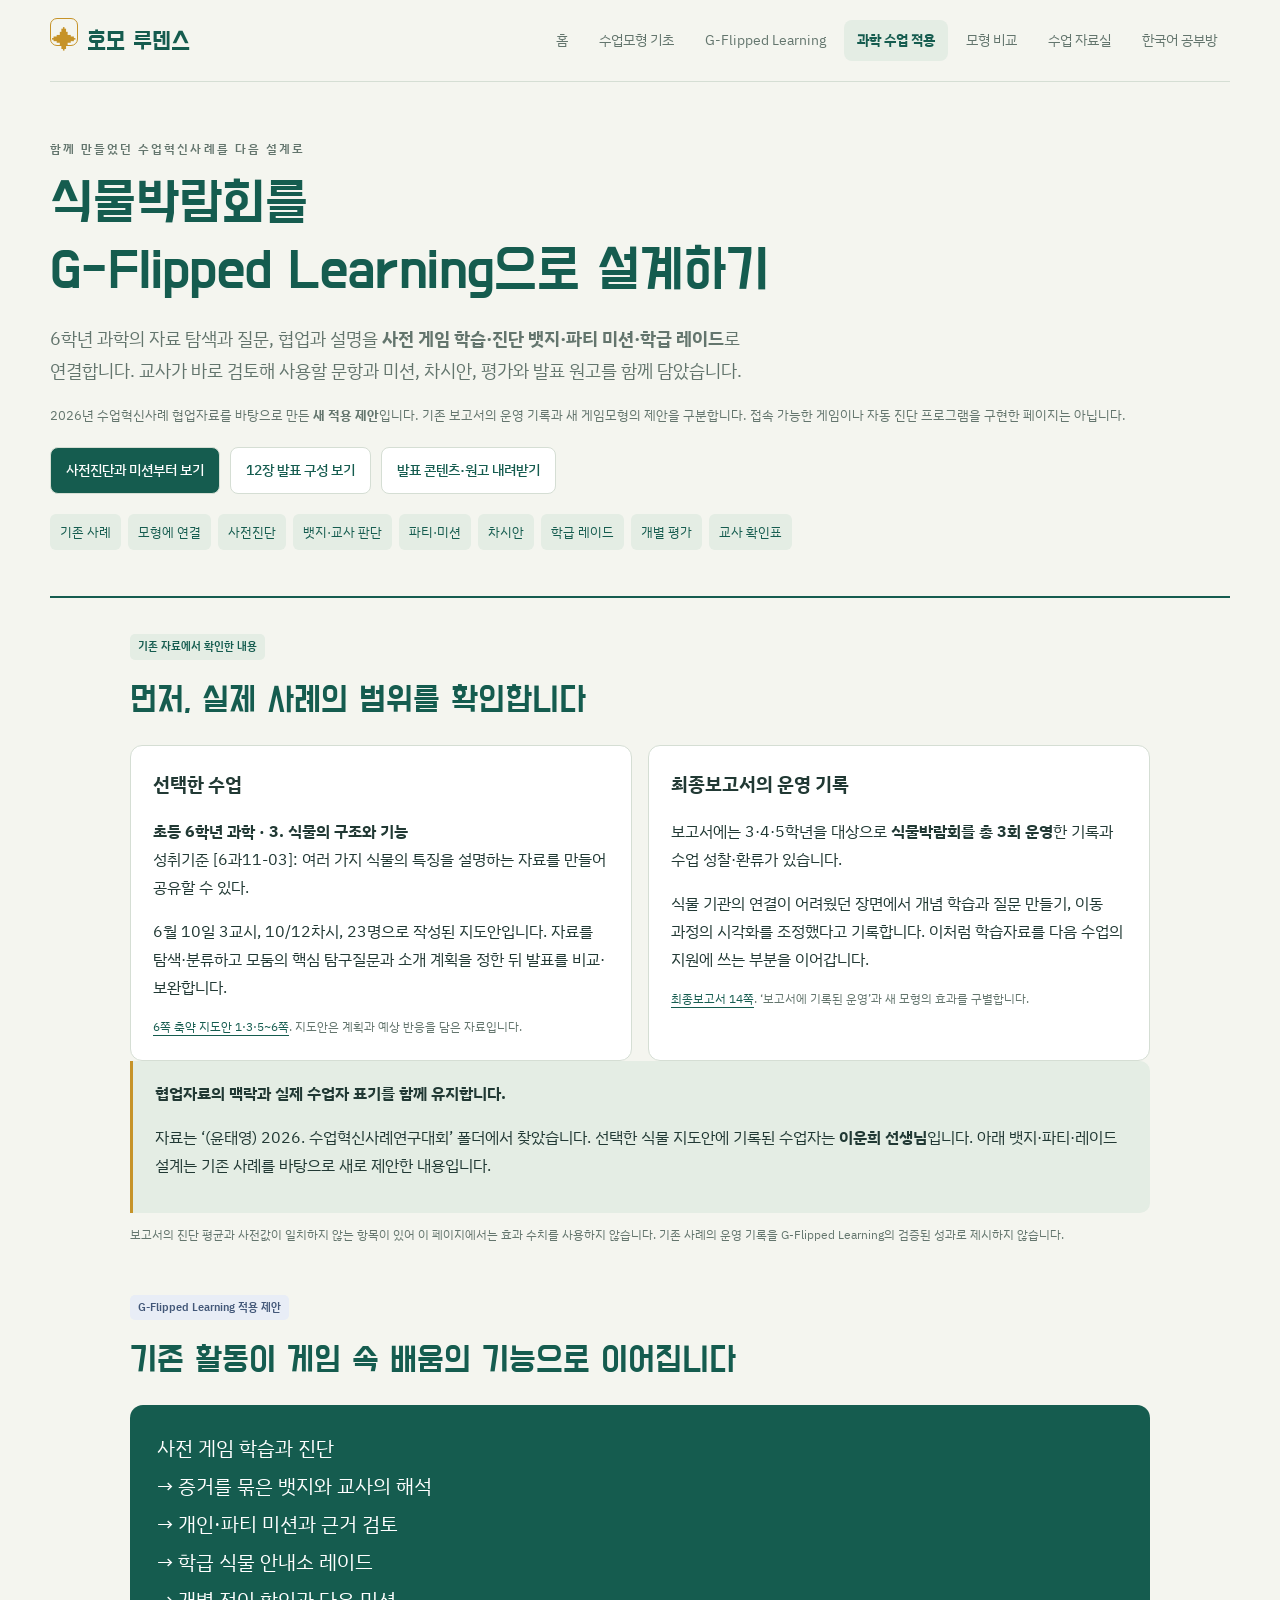
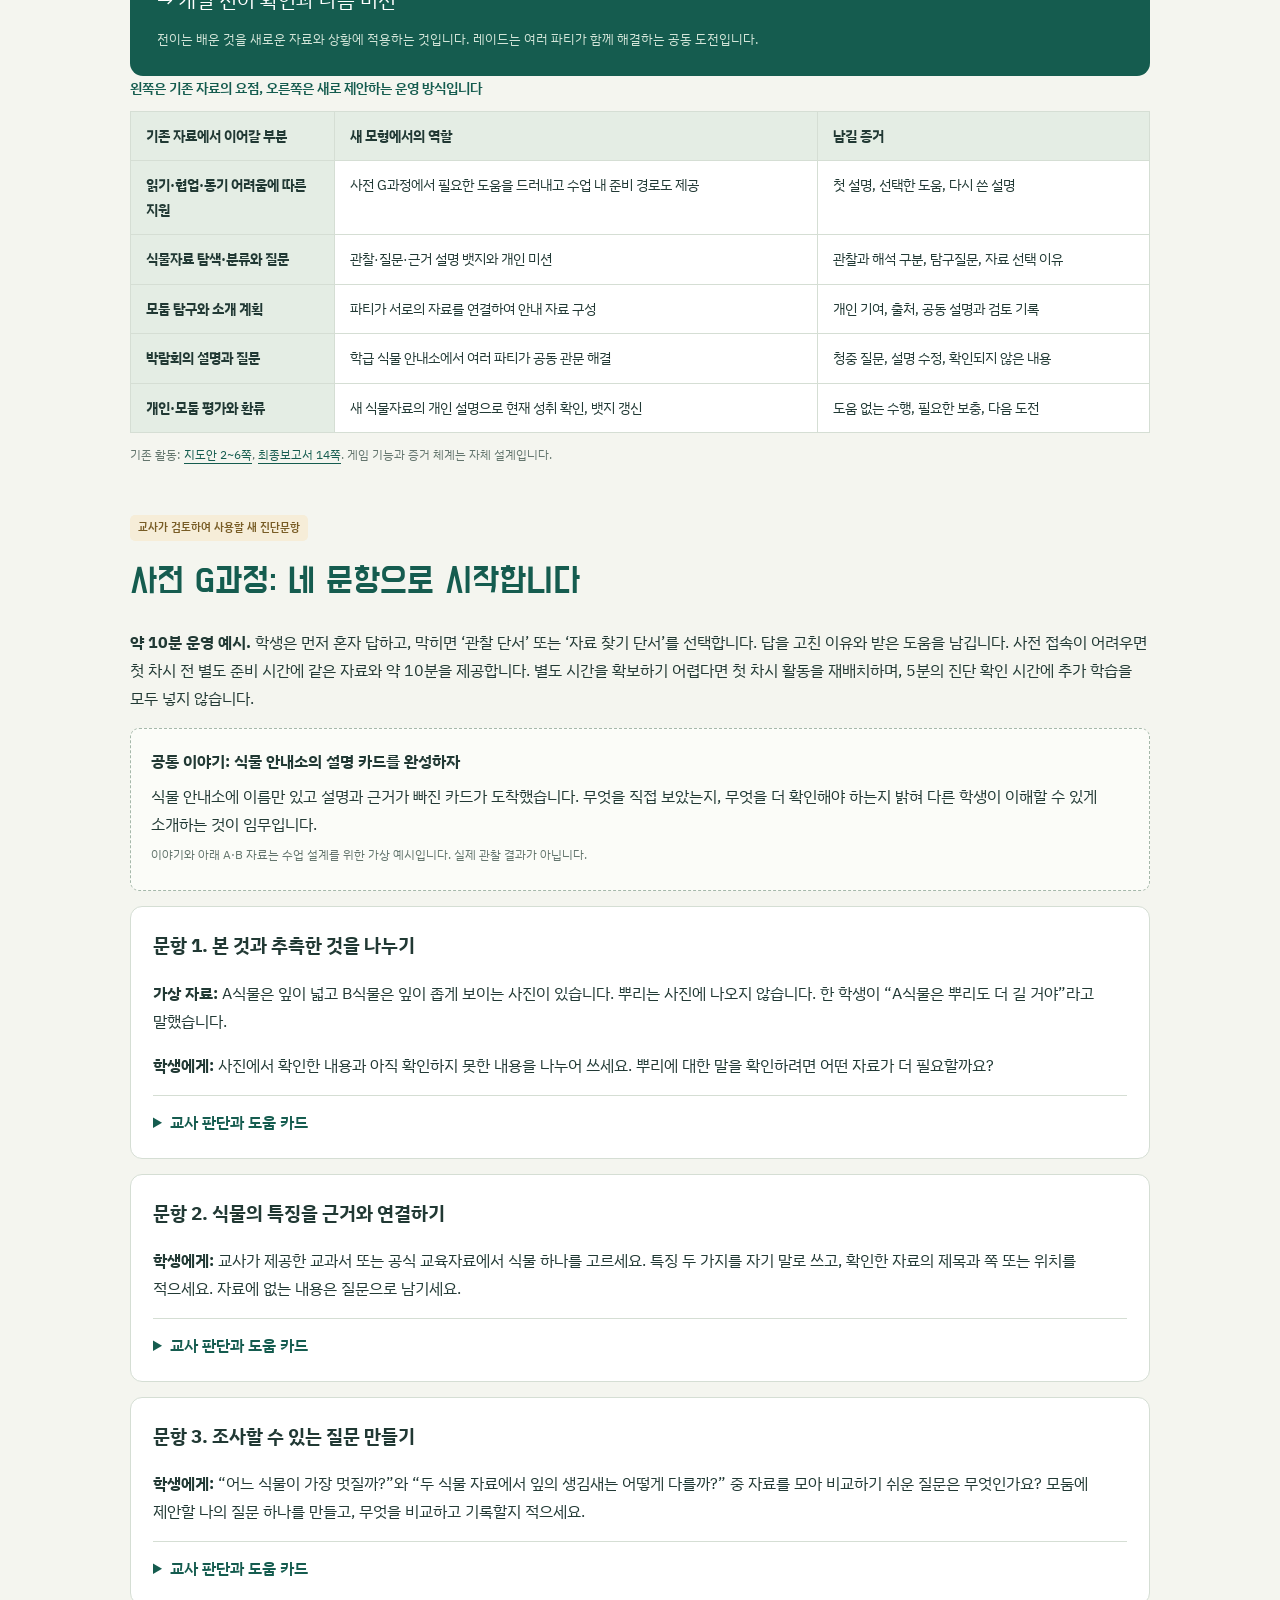
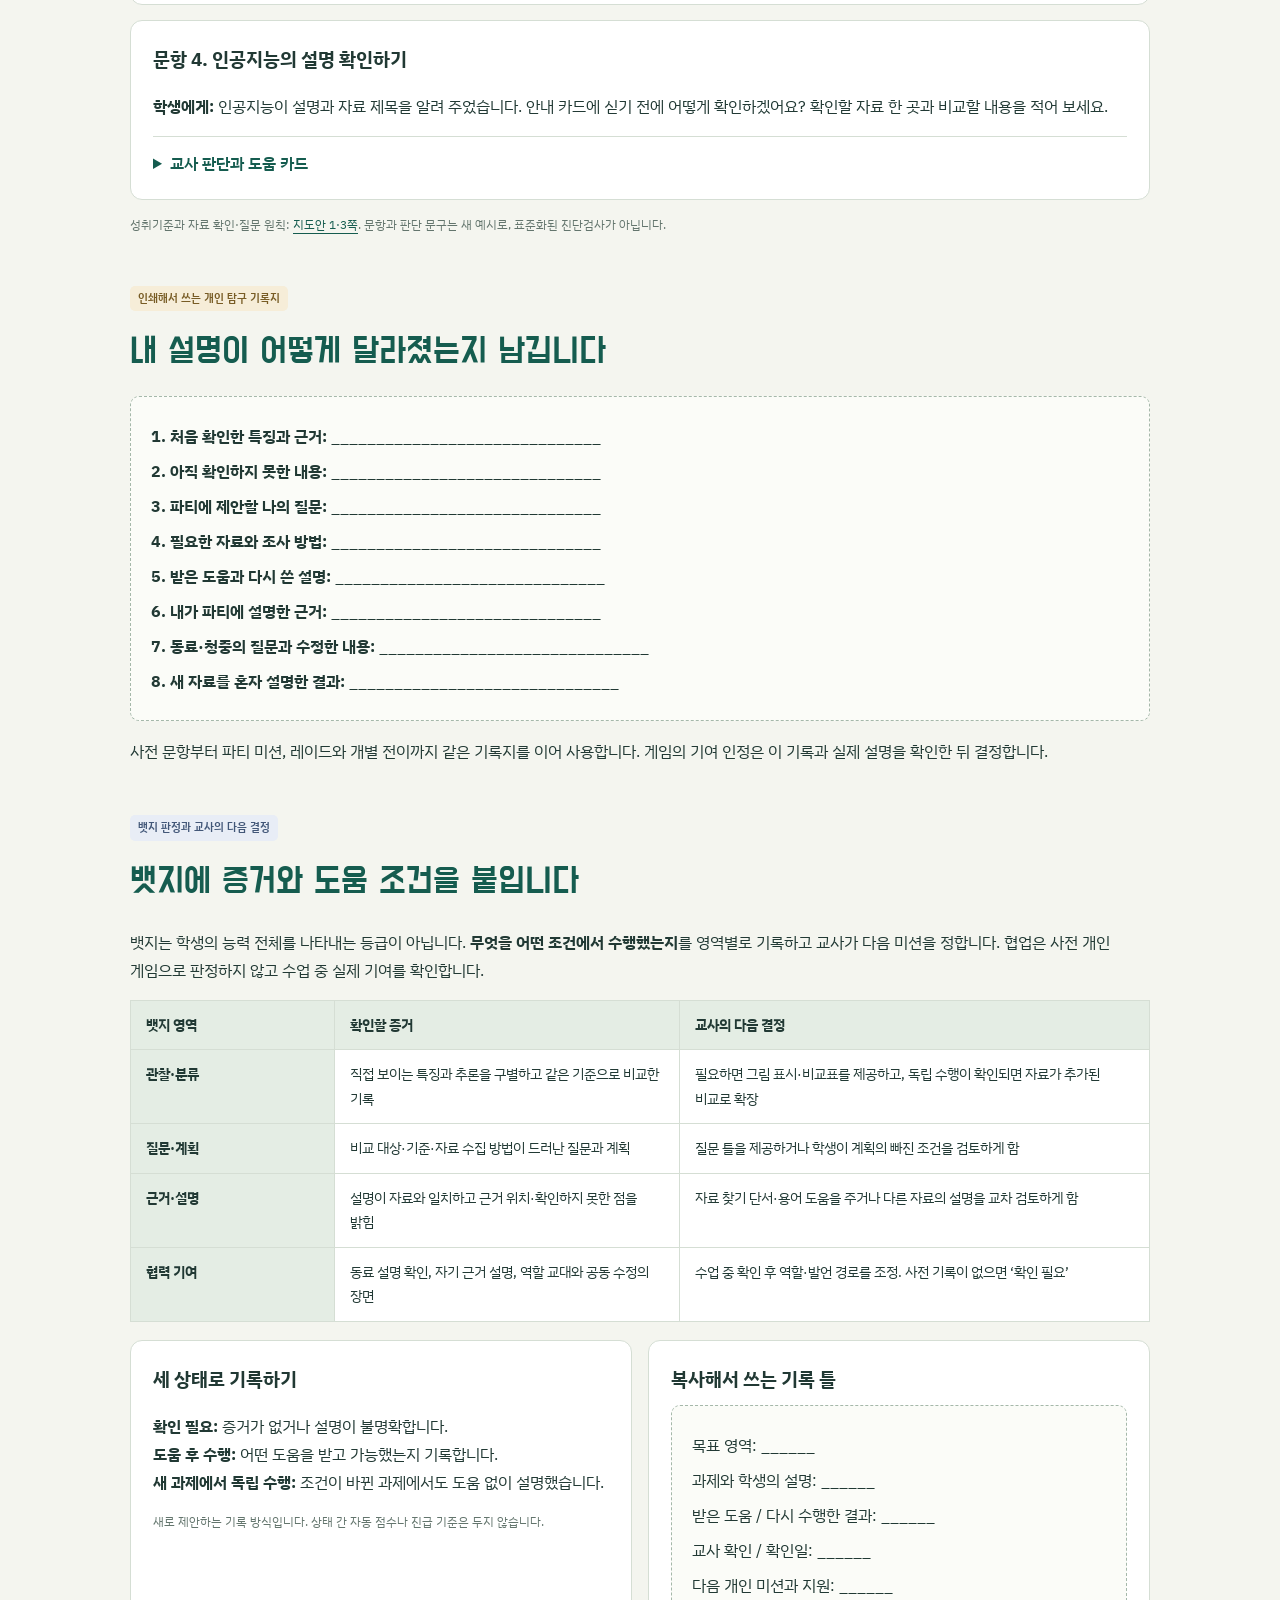
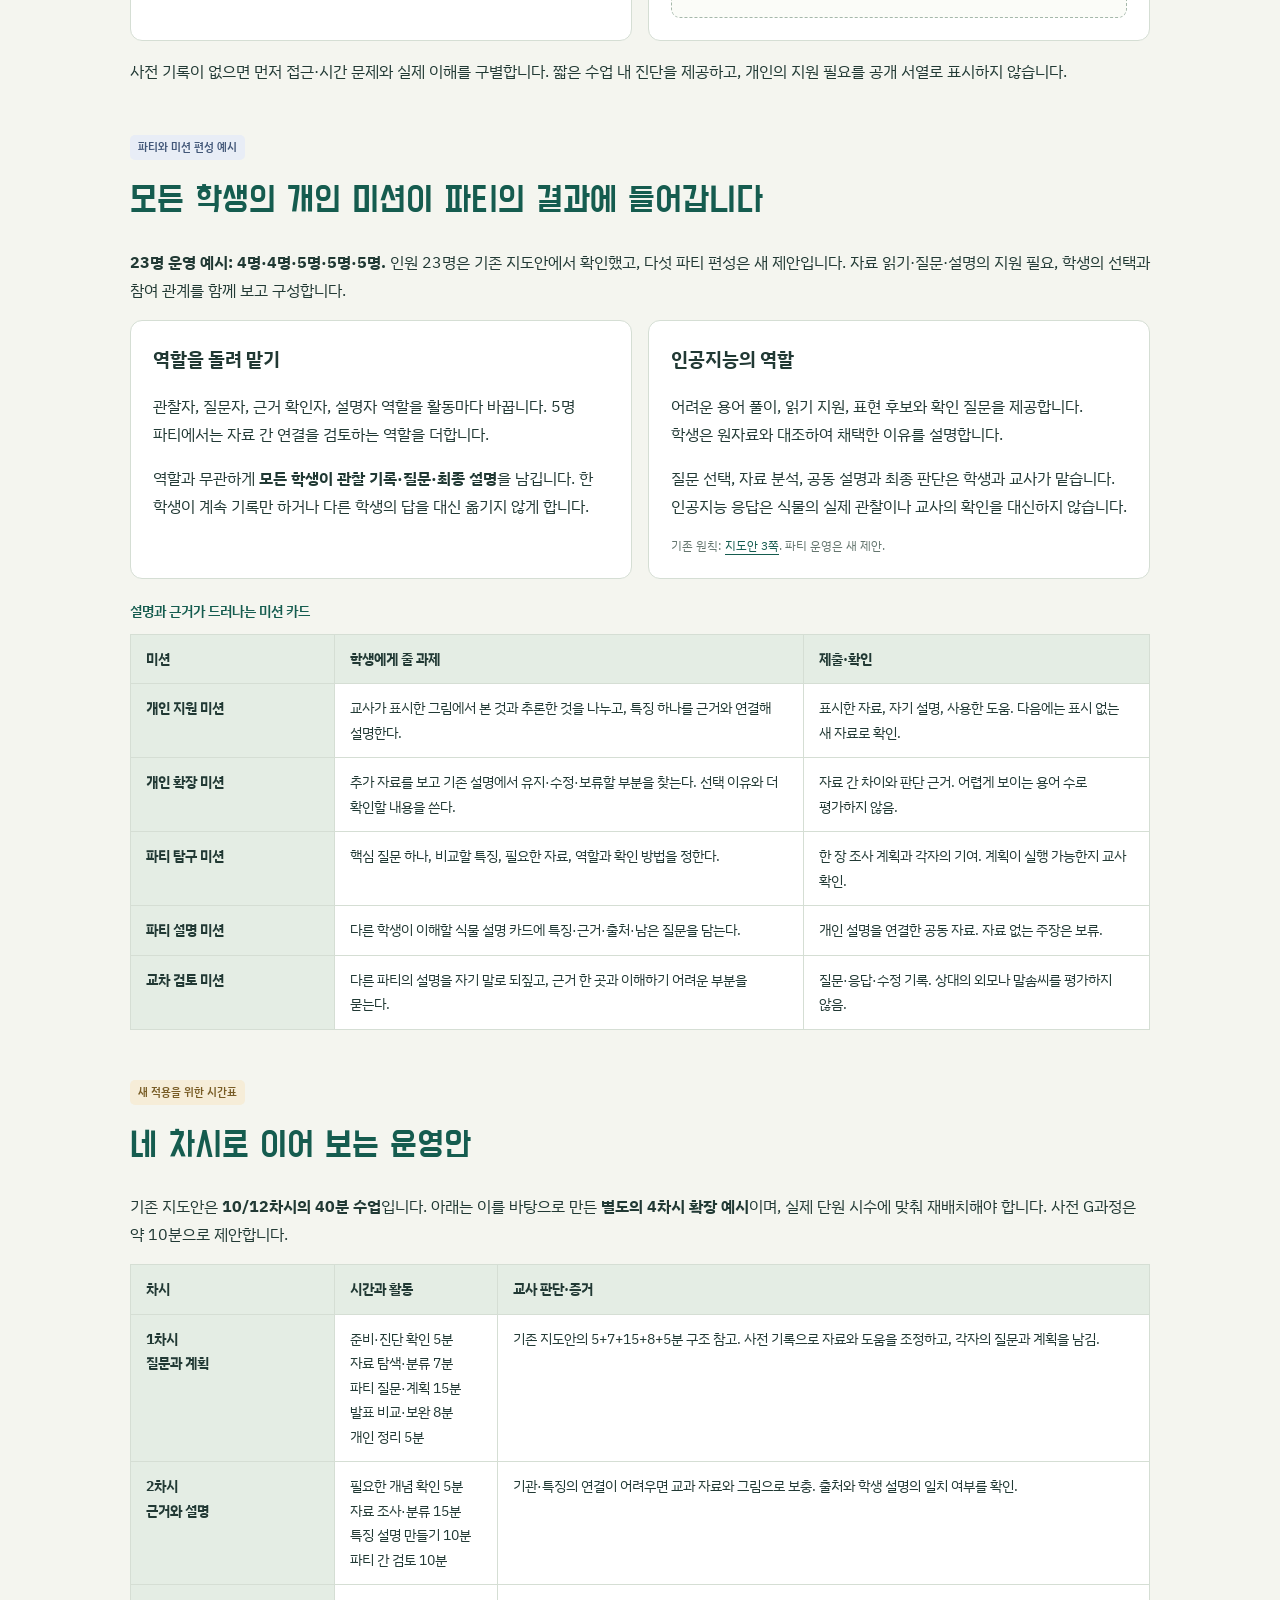
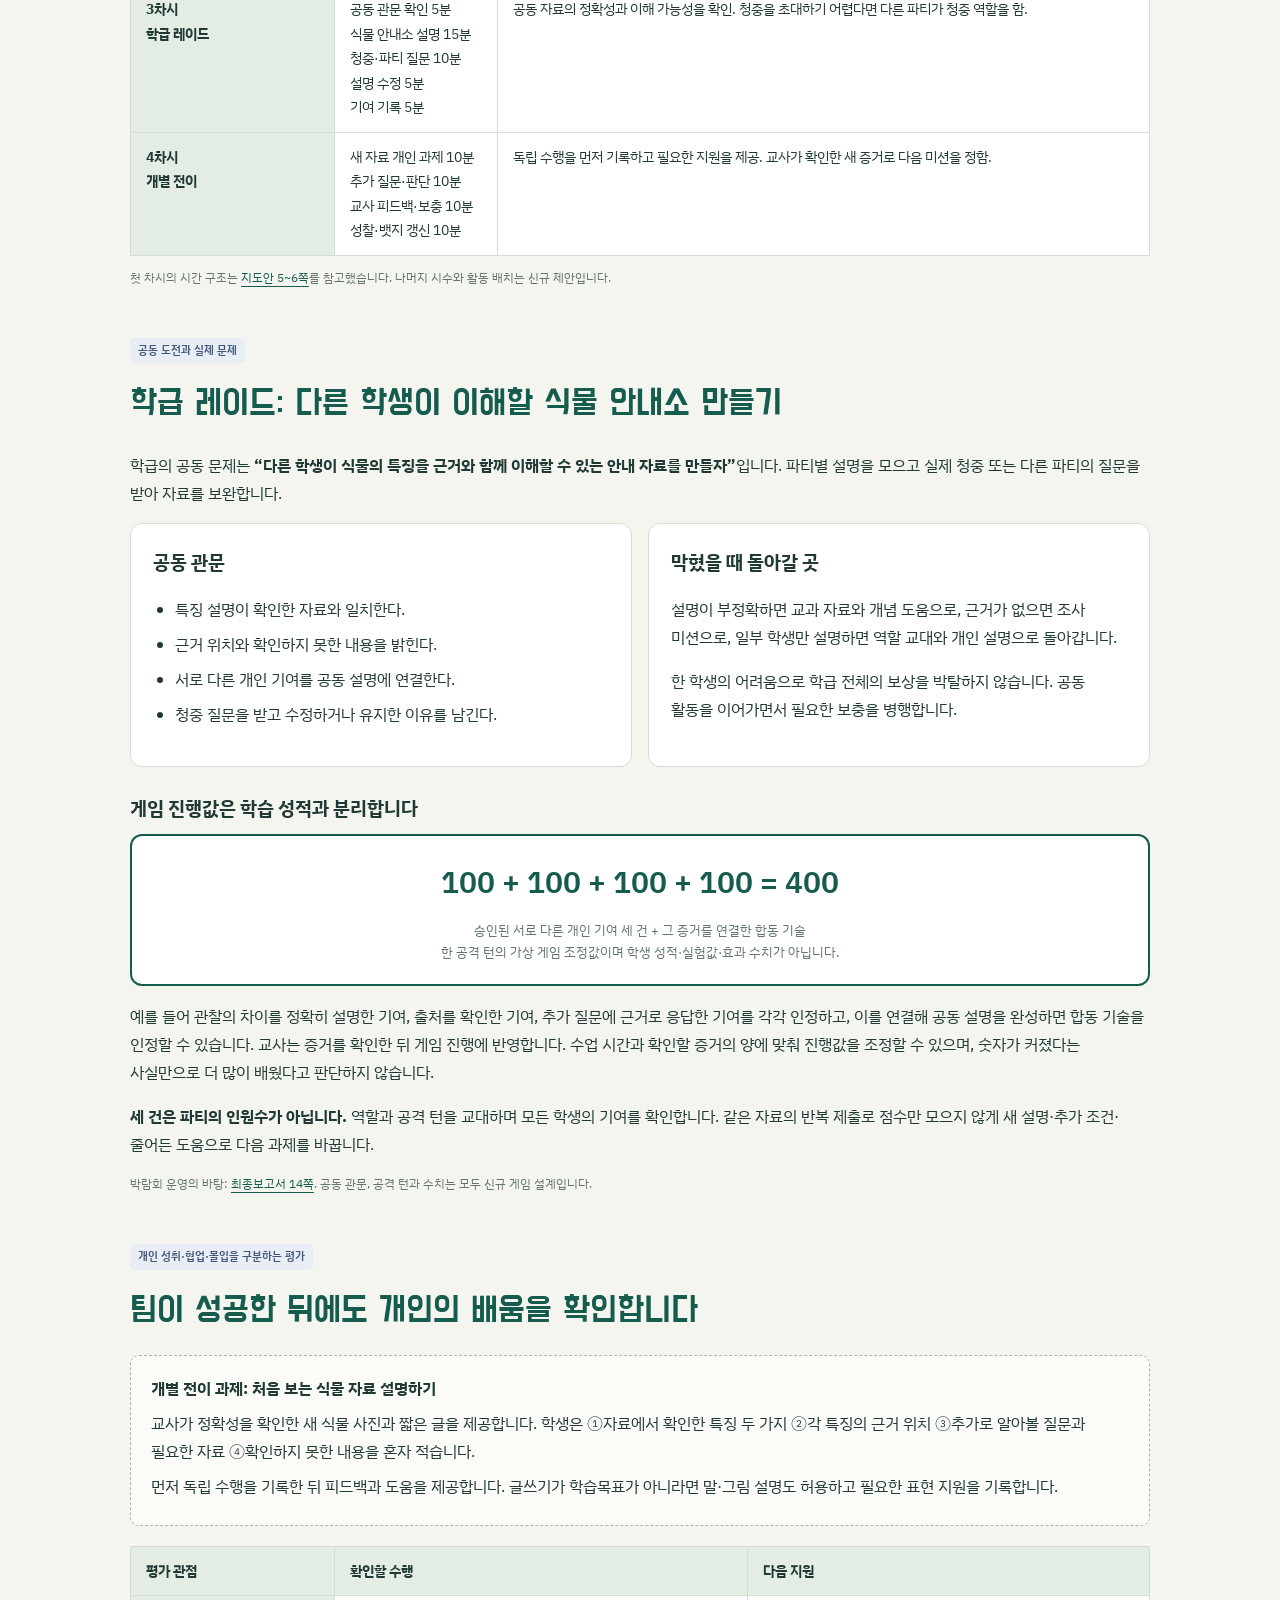
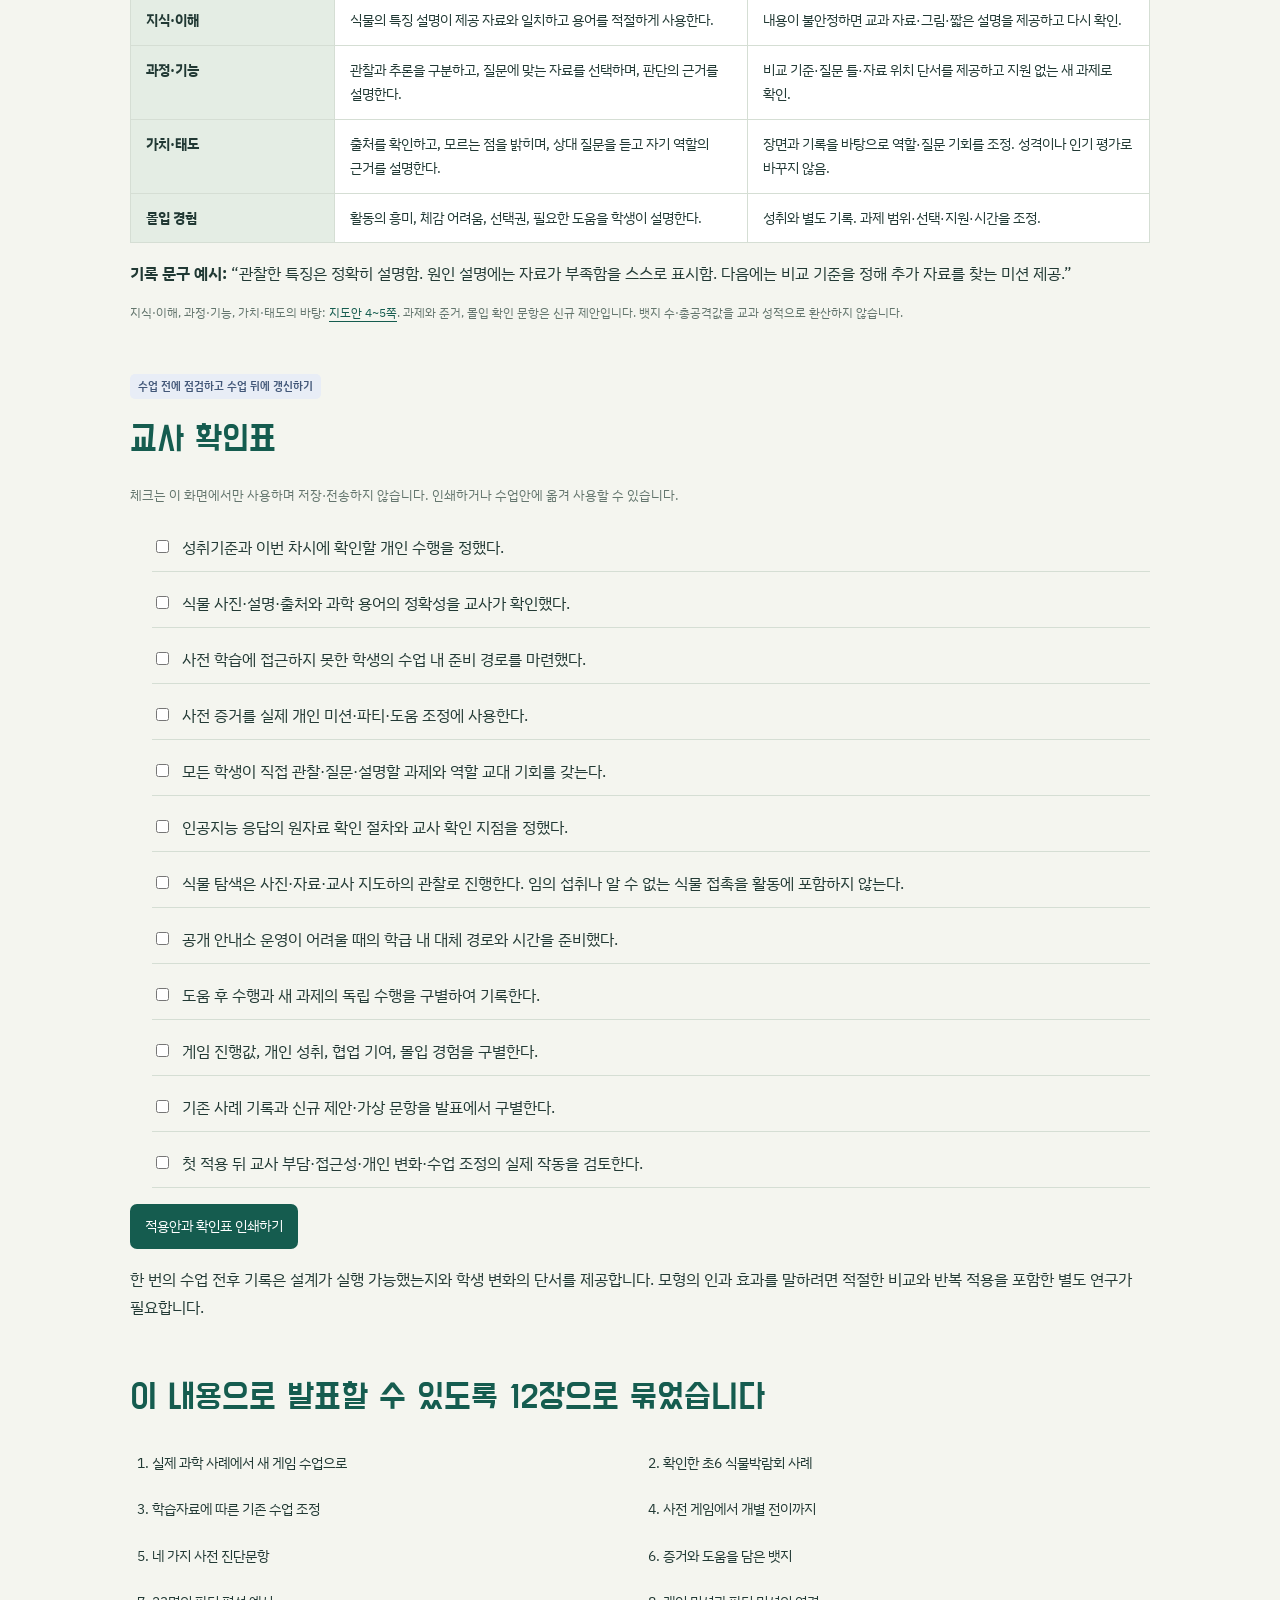
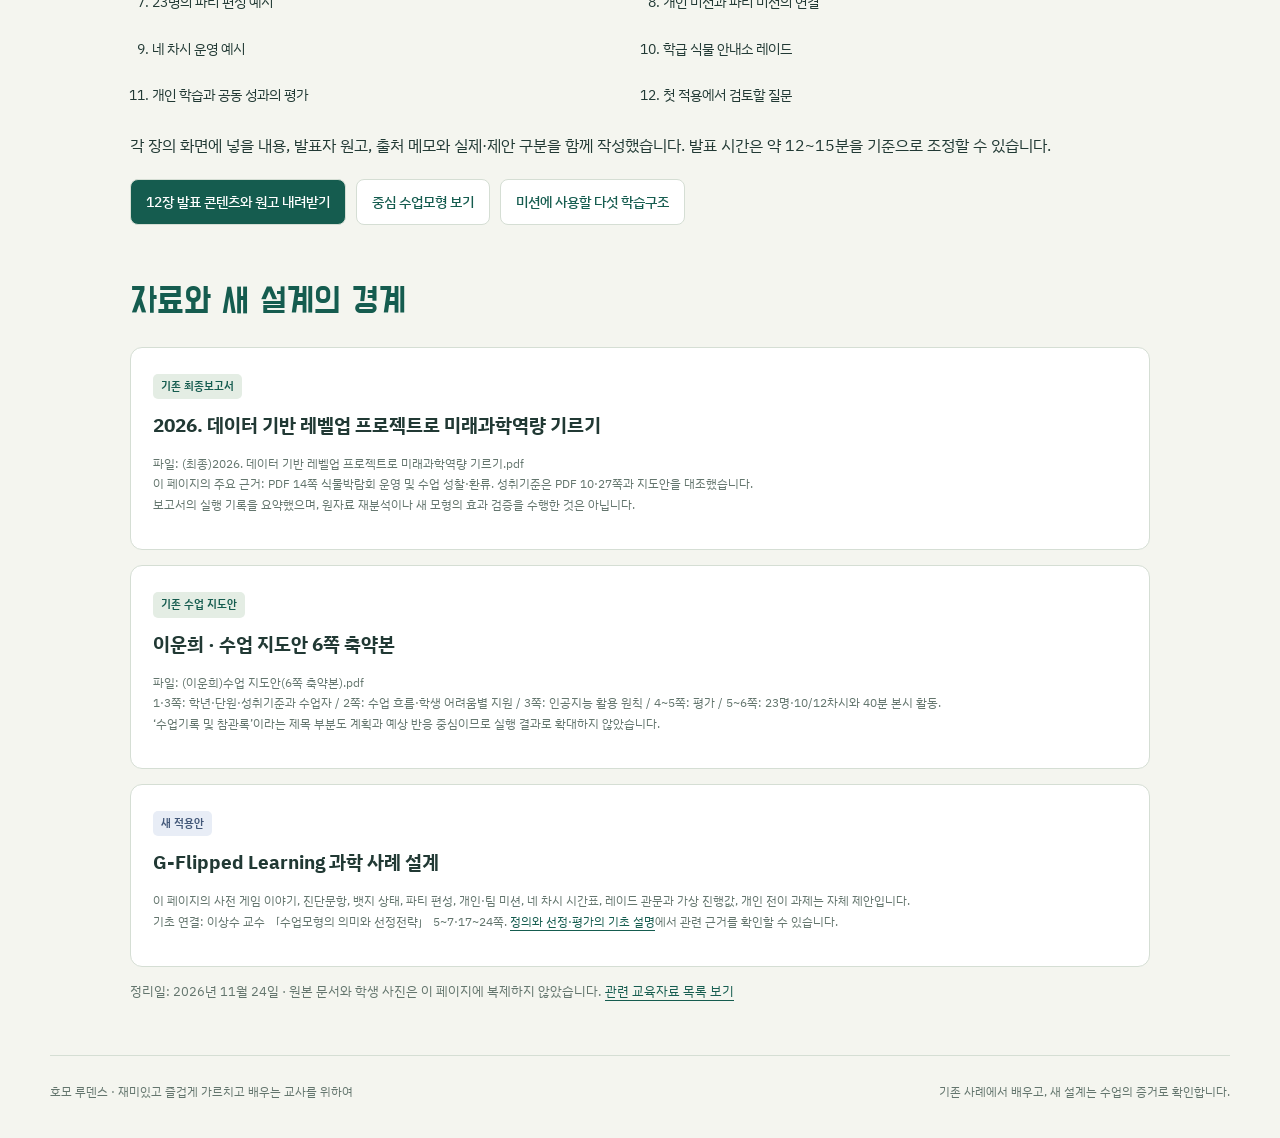
<file: science-g-flipped.html>
<!doctype html>
<html lang="ko">
<head>
<meta charset="utf-8"><meta name="viewport" content="width=device-width,initial-scale=1">
<meta name="description" content="2026년 초등 6학년 식물 탐구·박람회 사례에 G-Flipped Learning을 적용한 설계안. 사전진단, 뱃지, 파티 미션, 학급 레이드, 차시안과 개인 평가, 발표 원고를 제공합니다.">
<title>과학 수업 사례에 적용하기 · G-Flipped Learning · 호모 루덴스</title>
<link rel="stylesheet" href="./assets/lab.css">
<style>
.science-body{max-width:1020px}.science-body section{margin-bottom:46px;scroll-margin-top:24px}.science-body h2{font-size:clamp(27px,3.2vw,35px)}.science-body h3{margin:0 0 9px}.science-grid{display:grid;grid-template-columns:repeat(2,minmax(0,1fr));gap:16px}.science-grid .card{height:100%}.science-grid p:last-child{margin-bottom:0}.science-label{display:inline-block;padding:3px 8px;border-radius:5px;background:var(--tint);color:var(--teal);font-weight:600;font-size:11px;margin-bottom:10px}.science-label.proposal{background:#e8edf6;color:#425778}.science-label.example{background:#f6edd8;color:#785c25}.science-actions{display:flex;gap:10px;flex-wrap:wrap;margin:20px 0}.science-actions a{padding:10px 15px;background:var(--paper);border:1px solid var(--line);border-radius:8px;text-decoration:none;font-size:14px;font-weight:500}.science-actions a.primary{background:var(--teal);color:white}.science-nav{display:flex;flex-wrap:wrap;gap:7px;list-style:none;padding:0}.science-nav a{padding:7px 10px;border-radius:6px;background:var(--tint);font-size:13px;text-decoration:none;display:block}.science-body table caption{text-align:left;padding:0 0 10px;color:var(--teal);font-weight:600}.science-body th[scope=row]{width:20%;min-width:100px}.science-body .source{font-size:12px;line-height:1.7}.science-body li{margin:7px 0}.science-body ul,.science-body ol{padding-left:22px}.science-flow{padding:24px 27px;border-radius:13px;background:var(--teal);color:white;font-size:20px;line-height:1.9}.science-flow small{display:block;font-size:13px;color:#d3e5d9;margin-top:8px}.science-question{padding:22px;margin:15px 0;border:1px solid var(--line);border-radius:12px;background:var(--paper)}.science-question details{border-top:1px solid var(--line);margin-top:16px;padding-top:12px}.science-question summary{font-weight:600;color:var(--teal);cursor:pointer}.science-question details p{font-size:14px}.science-note-card{padding:18px 20px;border:1px dashed #a5b8aa;border-radius:9px;background:#fbfcf8}.science-note-card p{margin:7px 0}.science-checks{padding:0;list-style:none}.science-checks li{padding:10px 0;border-bottom:1px solid var(--line)}.science-checks label{display:flex;gap:10px;align-items:flex-start}.science-checks input{margin-top:7px;accent-color:var(--teal)}.science-equation{padding:20px;text-align:center;border:2px solid var(--teal);border-radius:12px;background:white;font-size:clamp(20px,3.5vw,30px);font-weight:600;color:var(--teal)}.science-equation small{display:block;font-size:13px;font-weight:400;color:var(--muted);margin-top:10px}.science-slide-list{display:grid;grid-template-columns:repeat(2,minmax(0,1fr));gap:8px 24px}.science-slide-list li{font-size:14px}.science-print{background:var(--teal);border:0;border-radius:7px;padding:10px 15px;color:white;cursor:pointer;font:inherit;font-size:14px}@media(max-width:650px){.science-grid,.science-slide-list{grid-template-columns:1fr}.science-body .wide-table{min-width:650px}.science-body th,.science-body td{padding:10px;font-size:13px}.science-question{padding:18px}.science-flow{font-size:17px;padding:20px}.science-body section{margin-bottom:34px}}@media print{.science-actions,.science-nav,.science-print{display:none}.science-body{max-width:none}.science-body .wide-table{min-width:0}.table-wrap{overflow:visible}.science-grid{grid-template-columns:repeat(2,minmax(0,1fr))}.science-flow{background:white;color:black;border:1px solid #999}.science-flow small{color:#555}.science-question details::details-content{display:block!important;content-visibility:visible!important}.science-question details:not([open])>:not(summary){display:block!important}.science-question,.science-note-card{break-inside:avoid}}
</style>
</head>
<body>
<a class="skip-link" href="#main">본문으로 건너뛰기</a>
<div class="shell">
<header class="masthead"><a class="brand" href="./index.html"><span class="brand-mark" aria-hidden="true">✦</span>호모 루덴스</a><nav class="site-nav" aria-label="주 메뉴"><a href="./index.html">홈</a><a href="./teaching-foundations.html">수업모형 기초</a><a href="./g-flipped-learning.html">G-Flipped Learning</a><a href="./science-g-flipped.html" aria-current="page">과학 수업 적용</a><a href="./teaching-models.html">모형 비교</a><a href="./course-materials.html">수업 자료실</a><a href="./korean-study.html">한국어 공부방</a></nav></header>
<main id="main">
<header class="page-hero"><p class="eyebrow">함께 만들었던 수업혁신사례를 다음 설계로</p><h1>식물박람회를<br>G-Flipped Learning으로 설계하기</h1><p class="lede">6학년 과학의 자료 탐색과 질문, 협업과 설명을 <strong>사전 게임 학습·진단 뱃지·파티 미션·학급 레이드</strong>로 연결합니다. 교사가 바로 검토해 사용할 문항과 미션, 차시안, 평가와 발표 원고를 함께 담았습니다.</p><p class="source">2026년 수업혁신사례 협업자료를 바탕으로 만든 <strong>새 적용 제안</strong>입니다. 기존 보고서의 운영 기록과 새 게임모형의 제안을 구분합니다. 접속 가능한 게임이나 자동 진단 프로그램을 구현한 페이지는 아닙니다.</p><div class="science-actions"><a class="primary" href="#toolkit">사전진단과 미션부터 보기</a><a href="#presentation">12장 발표 구성 보기</a><a href="./assets/science-g-flipped-presentation.md" download>발표 콘텐츠·원고 내려받기</a></div><nav aria-label="적용안 읽기 순서"><ul class="science-nav"><li><a href="#case">기존 사례</a></li><li><a href="#mapping">모형에 연결</a></li><li><a href="#toolkit">사전진단</a></li><li><a href="#badges">뱃지·교사 판단</a></li><li><a href="#party">파티·미션</a></li><li><a href="#lessons">차시안</a></li><li><a href="#raid">학급 레이드</a></li><li><a href="#evaluation">개별 평가</a></li><li><a href="#checklist">교사 확인표</a></li></ul></nav></header>

<div class="page-body science-body">
<section id="case"><span class="science-label">기존 자료에서 확인한 내용</span><h2>먼저, 실제 사례의 범위를 확인합니다</h2><div class="science-grid"><article class="card"><h3>선택한 수업</h3><p><strong>초등 6학년 과학 · 3. 식물의 구조와 기능</strong><br>성취기준 [6과11-03]: 여러 가지 식물의 특징을 설명하는 자료를 만들어 공유할 수 있다.</p><p>6월 10일 3교시, 10/12차시, 23명으로 작성된 지도안입니다. 자료를 탐색·분류하고 모둠의 핵심 탐구질문과 소개 계획을 정한 뒤 발표를 비교·보완합니다.</p><p class="source"><a href="#source-plan">6쪽 축약 지도안 1·3·5~6쪽</a>. 지도안은 계획과 예상 반응을 담은 자료입니다.</p></article><article class="card"><h3>최종보고서의 운영 기록</h3><p>보고서에는 3·4·5학년을 대상으로 <strong>식물박람회를 총 3회 운영</strong>한 기록과 수업 성찰·환류가 있습니다.</p><p>식물 기관의 연결이 어려웠던 장면에서 개념 학습과 질문 만들기, 이동 과정의 시각화를 조정했다고 기록합니다. 이처럼 학습자료를 다음 수업의 지원에 쓰는 부분을 이어갑니다.</p><p class="source"><a href="#source-report">최종보고서 14쪽</a>. ‘보고서에 기록된 운영’과 새 모형의 효과를 구별합니다.</p></article></div><div class="callout"><strong>협업자료의 맥락과 실제 수업자 표기를 함께 유지합니다.</strong><p>자료는 ‘(윤태영) 2026. 수업혁신사례연구대회’ 폴더에서 찾았습니다. 선택한 식물 지도안에 기록된 수업자는 <strong>이운희 선생님</strong>입니다. 아래 뱃지·파티·레이드 설계는 기존 사례를 바탕으로 새로 제안한 내용입니다.</p></div><p class="source">보고서의 진단 평균과 사전값이 일치하지 않는 항목이 있어 이 페이지에서는 효과 수치를 사용하지 않습니다. 기존 사례의 운영 기록을 G-Flipped Learning의 검증된 성과로 제시하지 않습니다.</p></section>

<section id="mapping"><span class="science-label proposal">G-Flipped Learning 적용 제안</span><h2>기존 활동이 게임 속 배움의 기능으로 이어집니다</h2><div class="science-flow">사전 게임 학습과 진단<br>→ 증거를 묶은 뱃지와 교사의 해석<br>→ 개인·파티 미션과 근거 검토<br>→ 학급 식물 안내소 레이드<br>→ 개별 전이 확인과 다음 미션<small>전이는 배운 것을 새로운 자료와 상황에 적용하는 것입니다. 레이드는 여러 파티가 함께 해결하는 공동 도전입니다.</small></div><div class="table-wrap" role="region" aria-label="기존 수업과 새 게임모형의 연결" tabindex="0"><table class="wide-table"><caption>왼쪽은 기존 자료의 요점, 오른쪽은 새로 제안하는 운영 방식입니다</caption><thead><tr><th scope="col">기존 자료에서 이어갈 부분</th><th scope="col">새 모형에서의 역할</th><th scope="col">남길 증거</th></tr></thead><tbody><tr><th scope="row">읽기·협업·동기 어려움에 따른 지원</th><td>사전 G과정에서 필요한 도움을 드러내고 수업 내 준비 경로도 제공</td><td>첫 설명, 선택한 도움, 다시 쓴 설명</td></tr><tr><th scope="row">식물자료 탐색·분류와 질문</th><td>관찰·질문·근거 설명 뱃지와 개인 미션</td><td>관찰과 해석 구분, 탐구질문, 자료 선택 이유</td></tr><tr><th scope="row">모둠 탐구와 소개 계획</th><td>파티가 서로의 자료를 연결하여 안내 자료 구성</td><td>개인 기여, 출처, 공동 설명과 검토 기록</td></tr><tr><th scope="row">박람회의 설명과 질문</th><td>학급 식물 안내소에서 여러 파티가 공동 관문 해결</td><td>청중 질문, 설명 수정, 확인되지 않은 내용</td></tr><tr><th scope="row">개인·모둠 평가와 환류</th><td>새 식물자료의 개인 설명으로 현재 성취 확인, 뱃지 갱신</td><td>도움 없는 수행, 필요한 보충, 다음 도전</td></tr></tbody></table></div><p class="source">기존 활동: <a href="#source-plan">지도안 2~6쪽</a>, <a href="#source-report">최종보고서 14쪽</a>. 게임 기능과 증거 체계는 자체 설계입니다.</p></section>

<section id="toolkit"><span class="science-label example">교사가 검토하여 사용할 새 진단문항</span><h2>사전 G과정: 네 문항으로 시작합니다</h2><p><strong>약 10분 운영 예시.</strong> 학생은 먼저 혼자 답하고, 막히면 ‘관찰 단서’ 또는 ‘자료 찾기 단서’를 선택합니다. 답을 고친 이유와 받은 도움을 남깁니다. 사전 접속이 어려우면 첫 차시 전 별도 준비 시간에 같은 자료와 약 10분을 제공합니다. 별도 시간을 확보하기 어렵다면 첫 차시 활동을 재배치하며, 5분의 진단 확인 시간에 추가 학습을 모두 넣지 않습니다.</p><div class="science-note-card"><strong>공통 이야기: 식물 안내소의 설명 카드를 완성하자</strong><p>식물 안내소에 이름만 있고 설명과 근거가 빠진 카드가 도착했습니다. 무엇을 직접 보았는지, 무엇을 더 확인해야 하는지 밝혀 다른 학생이 이해할 수 있게 소개하는 것이 임무입니다.</p><p class="source">이야기와 아래 A·B 자료는 수업 설계를 위한 가상 예시입니다. 실제 관찰 결과가 아닙니다.</p></div>
<article class="science-question"><h3>문항 1. 본 것과 추측한 것을 나누기</h3><p><strong>가상 자료:</strong> A식물은 잎이 넓고 B식물은 잎이 좁게 보이는 사진이 있습니다. 뿌리는 사진에 나오지 않습니다. 한 학생이 “A식물은 뿌리도 더 길 거야”라고 말했습니다.</p><p><strong>학생에게:</strong> 사진에서 확인한 내용과 아직 확인하지 못한 내용을 나누어 쓰세요. 뿌리에 대한 말을 확인하려면 어떤 자료가 더 필요할까요?</p><details><summary>교사 판단과 도움 카드</summary><p><strong>확인:</strong> 잎의 보이는 특징은 관찰할 수 있지만 뿌리 길이는 이 사진만으로 확정할 수 없음을 구별하는지 봅니다. 해당 식물의 뿌리를 보여 주는 신뢰할 자료가 필요하다고 설명할 수 있습니다.</p><p><strong>단서:</strong> “사진에서 직접 볼 수 있는 부분에만 표시해 보자.” 단서 후 답을 구별하면 ‘도움 후 수행’으로 기록하고 새 사진 자료로 다시 확인합니다.</p></details></article>
<article class="science-question"><h3>문항 2. 식물의 특징을 근거와 연결하기</h3><p><strong>학생에게:</strong> 교사가 제공한 교과서 또는 공식 교육자료에서 식물 하나를 고르세요. 특징 두 가지를 자기 말로 쓰고, 확인한 자료의 제목과 쪽 또는 위치를 적으세요. 자료에 없는 내용은 질문으로 남기세요.</p><details><summary>교사 판단과 도움 카드</summary><p><strong>확인:</strong> 설명이 제시 자료와 일치하는지, 근거 위치를 찾을 수 있는지, 모르는 것을 확정하지 않는지 봅니다. 실제 제공 자료에 맞춰 교사가 정답 범위와 필요한 과학 용어를 확인합니다.</p><p><strong>단서:</strong> “특징을 보여 주는 그림이나 문장 한 곳을 골라 보자. 네 설명의 어느 부분을 뒷받침할까?”</p></details></article>
<article class="science-question"><h3>문항 3. 조사할 수 있는 질문 만들기</h3><p><strong>학생에게:</strong> “어느 식물이 가장 멋질까?”와 “두 식물 자료에서 잎의 생김새는 어떻게 다를까?” 중 자료를 모아 비교하기 쉬운 질문은 무엇인가요? 모둠에 제안할 나의 질문 하나를 만들고, 무엇을 비교하고 기록할지 적으세요.</p><details><summary>교사 판단과 도움 카드</summary><p><strong>확인:</strong> 두 번째 질문처럼 비교 대상과 관찰할 특징이 드러나는지 봅니다. 첫 질문도 취향을 묻는 질문으로 의미가 있으나 과학적 특징을 비교하는 현재 목표에는 추가 기준이 필요합니다.</p><p><strong>단서:</strong> “어떤 식물의 어떤 부분을, 어떤 기준으로 비교할까?” 단순 비교로 원인까지 밝혀졌다고 결론내리지 않게 합니다.</p></details></article>
<article class="science-question"><h3>문항 4. 인공지능의 설명 확인하기</h3><p><strong>학생에게:</strong> 인공지능이 설명과 자료 제목을 알려 주었습니다. 안내 카드에 싣기 전에 어떻게 확인하겠어요? 확인할 자료 한 곳과 비교할 내용을 적어 보세요.</p><details><summary>교사 판단과 도움 카드</summary><p><strong>확인:</strong> 원래 자료가 실제로 있는지 열어 보고, 설명의 대상·조건·내용이 맞는지 대조하는 계획을 봅니다. 인공지능의 말이나 출처 모양만으로 사실을 확정하지 않습니다.</p><p><strong>단서:</strong> “교과서나 기관 자료의 어느 부분과 비교할까? 찾을 수 없으면 어떻게 표시할까?” 교사는 용어·표현 지원을 제공하되 질문과 분석을 대신 만들지 않습니다.</p></details></article><p class="source">성취기준과 자료 확인·질문 원칙: <a href="#source-plan">지도안 1·3쪽</a>. 문항과 판단 문구는 새 예시로, 표준화된 진단검사가 아닙니다.</p></section>

<section id="student-sheet"><span class="science-label example">인쇄해서 쓰는 개인 탐구 기록지</span><h2>내 설명이 어떻게 달라졌는지 남깁니다</h2><div class="science-note-card"><p><strong>1. 처음 확인한 특징과 근거:</strong> ______________________________</p><p><strong>2. 아직 확인하지 못한 내용:</strong> ______________________________</p><p><strong>3. 파티에 제안할 나의 질문:</strong> ______________________________</p><p><strong>4. 필요한 자료와 조사 방법:</strong> ______________________________</p><p><strong>5. 받은 도움과 다시 쓴 설명:</strong> ______________________________</p><p><strong>6. 내가 파티에 설명한 근거:</strong> ______________________________</p><p><strong>7. 동료·청중의 질문과 수정한 내용:</strong> ______________________________</p><p><strong>8. 새 자료를 혼자 설명한 결과:</strong> ______________________________</p></div><p>사전 문항부터 파티 미션, 레이드와 개별 전이까지 같은 기록지를 이어 사용합니다. 게임의 기여 인정은 이 기록과 실제 설명을 확인한 뒤 결정합니다.</p></section>

<section id="badges"><span class="science-label proposal">뱃지 판정과 교사의 다음 결정</span><h2>뱃지에 증거와 도움 조건을 붙입니다</h2><p>뱃지는 학생의 능력 전체를 나타내는 등급이 아닙니다. <strong>무엇을 어떤 조건에서 수행했는지</strong>를 영역별로 기록하고 교사가 다음 미션을 정합니다. 협업은 사전 개인 게임으로 판정하지 않고 수업 중 실제 기여를 확인합니다.</p><div class="table-wrap" role="region" aria-label="뱃지 영역과 교사 결정" tabindex="0"><table class="wide-table"><thead><tr><th scope="col">뱃지 영역</th><th scope="col">확인할 증거</th><th scope="col">교사의 다음 결정</th></tr></thead><tbody><tr><th scope="row">관찰·분류</th><td>직접 보이는 특징과 추론을 구별하고 같은 기준으로 비교한 기록</td><td>필요하면 그림 표시·비교표를 제공하고, 독립 수행이 확인되면 자료가 추가된 비교로 확장</td></tr><tr><th scope="row">질문·계획</th><td>비교 대상·기준·자료 수집 방법이 드러난 질문과 계획</td><td>질문 틀을 제공하거나 학생이 계획의 빠진 조건을 검토하게 함</td></tr><tr><th scope="row">근거·설명</th><td>설명이 자료와 일치하고 근거 위치·확인하지 못한 점을 밝힘</td><td>자료 찾기 단서·용어 도움을 주거나 다른 자료의 설명을 교차 검토하게 함</td></tr><tr><th scope="row">협력 기여</th><td>동료 설명 확인, 자기 근거 설명, 역할 교대와 공동 수정의 장면</td><td>수업 중 확인 후 역할·발언 경로를 조정. 사전 기록이 없으면 ‘확인 필요’</td></tr></tbody></table></div><div class="science-grid" style="margin-top:18px"><article class="card"><h3>세 상태로 기록하기</h3><p><strong>확인 필요:</strong> 증거가 없거나 설명이 불명확합니다.<br><strong>도움 후 수행:</strong> 어떤 도움을 받고 가능했는지 기록합니다.<br><strong>새 과제에서 독립 수행:</strong> 조건이 바뀐 과제에서도 도움 없이 설명했습니다.</p><p class="source">새로 제안하는 기록 방식입니다. 상태 간 자동 점수나 진급 기준은 두지 않습니다.</p></article><article class="card"><h3>복사해서 쓰는 기록 틀</h3><div class="science-note-card"><p>목표 영역: ______</p><p>과제와 학생의 설명: ______</p><p>받은 도움 / 다시 수행한 결과: ______</p><p>교사 확인 / 확인일: ______</p><p>다음 개인 미션과 지원: ______</p></div></article></div><p>사전 기록이 없으면 먼저 접근·시간 문제와 실제 이해를 구별합니다. 짧은 수업 내 진단을 제공하고, 개인의 지원 필요를 공개 서열로 표시하지 않습니다.</p></section>

<section id="party"><span class="science-label proposal">파티와 미션 편성 예시</span><h2>모든 학생의 개인 미션이 파티의 결과에 들어갑니다</h2><p><strong>23명 운영 예시: 4명·4명·5명·5명·5명.</strong> 인원 23명은 기존 지도안에서 확인했고, 다섯 파티 편성은 새 제안입니다. 자료 읽기·질문·설명의 지원 필요, 학생의 선택과 참여 관계를 함께 보고 구성합니다.</p><div class="science-grid"><article class="card"><h3>역할을 돌려 맡기</h3><p>관찰자, 질문자, 근거 확인자, 설명자 역할을 활동마다 바꿉니다. 5명 파티에서는 자료 간 연결을 검토하는 역할을 더합니다.</p><p>역할과 무관하게 <strong>모든 학생이 관찰 기록·질문·최종 설명</strong>을 남깁니다. 한 학생이 계속 기록만 하거나 다른 학생의 답을 대신 옮기지 않게 합니다.</p></article><article class="card"><h3>인공지능의 역할</h3><p>어려운 용어 풀이, 읽기 지원, 표현 후보와 확인 질문을 제공합니다. 학생은 원자료와 대조하여 채택한 이유를 설명합니다.</p><p>질문 선택, 자료 분석, 공동 설명과 최종 판단은 학생과 교사가 맡습니다. 인공지능 응답은 식물의 실제 관찰이나 교사의 확인을 대신하지 않습니다.</p><p class="source">기존 원칙: <a href="#source-plan">지도안 3쪽</a>. 파티 운영은 새 제안.</p></article></div><div class="table-wrap" role="region" aria-label="개인 및 팀 미션 카드" tabindex="0" style="margin-top:20px"><table class="wide-table"><caption>설명과 근거가 드러나는 미션 카드</caption><thead><tr><th scope="col">미션</th><th scope="col">학생에게 줄 과제</th><th scope="col">제출·확인</th></tr></thead><tbody><tr><th scope="row">개인 지원 미션</th><td>교사가 표시한 그림에서 본 것과 추론한 것을 나누고, 특징 하나를 근거와 연결해 설명한다.</td><td>표시한 자료, 자기 설명, 사용한 도움. 다음에는 표시 없는 새 자료로 확인.</td></tr><tr><th scope="row">개인 확장 미션</th><td>추가 자료를 보고 기존 설명에서 유지·수정·보류할 부분을 찾는다. 선택 이유와 더 확인할 내용을 쓴다.</td><td>자료 간 차이와 판단 근거. 어렵게 보이는 용어 수로 평가하지 않음.</td></tr><tr><th scope="row">파티 탐구 미션</th><td>핵심 질문 하나, 비교할 특징, 필요한 자료, 역할과 확인 방법을 정한다.</td><td>한 장 조사 계획과 각자의 기여. 계획이 실행 가능한지 교사 확인.</td></tr><tr><th scope="row">파티 설명 미션</th><td>다른 학생이 이해할 식물 설명 카드에 특징·근거·출처·남은 질문을 담는다.</td><td>개인 설명을 연결한 공동 자료. 자료 없는 주장은 보류.</td></tr><tr><th scope="row">교차 검토 미션</th><td>다른 파티의 설명을 자기 말로 되짚고, 근거 한 곳과 이해하기 어려운 부분을 묻는다.</td><td>질문·응답·수정 기록. 상대의 외모나 말솜씨를 평가하지 않음.</td></tr></tbody></table></div></section>

<section id="lessons"><span class="science-label example">새 적용을 위한 시간표</span><h2>네 차시로 이어 보는 운영안</h2><p>기존 지도안은 <strong>10/12차시의 40분 수업</strong>입니다. 아래는 이를 바탕으로 만든 <strong>별도의 4차시 확장 예시</strong>이며, 실제 단원 시수에 맞춰 재배치해야 합니다. 사전 G과정은 약 10분으로 제안합니다.</p><div class="table-wrap" role="region" aria-label="네 차시 운영 예시" tabindex="0"><table class="wide-table"><thead><tr><th scope="col">차시</th><th scope="col">시간과 활동</th><th scope="col">교사 판단·증거</th></tr></thead><tbody><tr><th scope="row">1차시<br>질문과 계획</th><td>준비·진단 확인 5분<br>자료 탐색·분류 7분<br>파티 질문·계획 15분<br>발표 비교·보완 8분<br>개인 정리 5분</td><td>기존 지도안의 5+7+15+8+5분 구조 참고. 사전 기록으로 자료와 도움을 조정하고, 각자의 질문과 계획을 남김.</td></tr><tr><th scope="row">2차시<br>근거와 설명</th><td>필요한 개념 확인 5분<br>자료 조사·분류 15분<br>특징 설명 만들기 10분<br>파티 간 검토 10분</td><td>기관·특징의 연결이 어려우면 교과 자료와 그림으로 보충. 출처와 학생 설명의 일치 여부를 확인.</td></tr><tr><th scope="row">3차시<br>학급 레이드</th><td>공동 관문 확인 5분<br>식물 안내소 설명 15분<br>청중·파티 질문 10분<br>설명 수정 5분<br>기여 기록 5분</td><td>공동 자료의 정확성과 이해 가능성을 확인. 청중을 초대하기 어렵다면 다른 파티가 청중 역할을 함.</td></tr><tr><th scope="row">4차시<br>개별 전이</th><td>새 자료 개인 과제 10분<br>추가 질문·판단 10분<br>교사 피드백·보충 10분<br>성찰·뱃지 갱신 10분</td><td>독립 수행을 먼저 기록하고 필요한 지원을 제공. 교사가 확인한 새 증거로 다음 미션을 정함.</td></tr></tbody></table></div><p class="source">첫 차시의 시간 구조는 <a href="#source-plan">지도안 5~6쪽</a>를 참고했습니다. 나머지 시수와 활동 배치는 신규 제안입니다.</p></section>

<section id="raid"><span class="science-label proposal">공동 도전과 실제 문제</span><h2>학급 레이드: 다른 학생이 이해할 식물 안내소 만들기</h2><p>학급의 공동 문제는 <strong>“다른 학생이 식물의 특징을 근거와 함께 이해할 수 있는 안내 자료를 만들자”</strong>입니다. 파티별 설명을 모으고 실제 청중 또는 다른 파티의 질문을 받아 자료를 보완합니다.</p><div class="science-grid"><article class="card"><h3>공동 관문</h3><ul><li>특징 설명이 확인한 자료와 일치한다.</li><li>근거 위치와 확인하지 못한 내용을 밝힌다.</li><li>서로 다른 개인 기여를 공동 설명에 연결한다.</li><li>청중 질문을 받고 수정하거나 유지한 이유를 남긴다.</li></ul></article><article class="card"><h3>막혔을 때 돌아갈 곳</h3><p>설명이 부정확하면 교과 자료와 개념 도움으로, 근거가 없으면 조사 미션으로, 일부 학생만 설명하면 역할 교대와 개인 설명으로 돌아갑니다.</p><p>한 학생의 어려움으로 학급 전체의 보상을 박탈하지 않습니다. 공동 활동을 이어가면서 필요한 보충을 병행합니다.</p></article></div><h3 style="margin-top:25px">게임 진행값은 학습 성적과 분리합니다</h3><div class="science-equation">100 + 100 + 100 + 100 = 400<small>승인된 서로 다른 개인 기여 세 건 + 그 증거를 연결한 합동 기술<br>한 공격 턴의 가상 게임 조정값이며 학생 성적·실험값·효과 수치가 아닙니다.</small></div><p>예를 들어 관찰의 차이를 정확히 설명한 기여, 출처를 확인한 기여, 추가 질문에 근거로 응답한 기여를 각각 인정하고, 이를 연결해 공동 설명을 완성하면 합동 기술을 인정할 수 있습니다. 교사는 증거를 확인한 뒤 게임 진행에 반영합니다. 수업 시간과 확인할 증거의 양에 맞춰 진행값을 조정할 수 있으며, 숫자가 커졌다는 사실만으로 더 많이 배웠다고 판단하지 않습니다.</p><p><strong>세 건은 파티의 인원수가 아닙니다.</strong> 역할과 공격 턴을 교대하며 모든 학생의 기여를 확인합니다. 같은 자료의 반복 제출로 점수만 모으지 않게 새 설명·추가 조건·줄어든 도움으로 다음 과제를 바꿉니다.</p><p class="source">박람회 운영의 바탕: <a href="#source-report">최종보고서 14쪽</a>. 공동 관문, 공격 턴과 수치는 모두 신규 게임 설계입니다.</p></section>

<section id="evaluation"><span class="science-label proposal">개인 성취·협업·몰입을 구분하는 평가</span><h2>팀이 성공한 뒤에도 개인의 배움을 확인합니다</h2><div class="science-note-card"><strong>개별 전이 과제: 처음 보는 식물 자료 설명하기</strong><p>교사가 정확성을 확인한 새 식물 사진과 짧은 글을 제공합니다. 학생은 ①자료에서 확인한 특징 두 가지 ②각 특징의 근거 위치 ③추가로 알아볼 질문과 필요한 자료 ④확인하지 못한 내용을 혼자 적습니다.</p><p>먼저 독립 수행을 기록한 뒤 피드백과 도움을 제공합니다. 글쓰기가 학습목표가 아니라면 말·그림 설명도 허용하고 필요한 표현 지원을 기록합니다.</p></div><div class="table-wrap" role="region" aria-label="개인 수행 평가 기준" tabindex="0" style="margin-top:20px"><table class="wide-table"><thead><tr><th scope="col">평가 관점</th><th scope="col">확인할 수행</th><th scope="col">다음 지원</th></tr></thead><tbody><tr><th scope="row">지식·이해</th><td>식물의 특징 설명이 제공 자료와 일치하고 용어를 적절하게 사용한다.</td><td>내용이 불안정하면 교과 자료·그림·짧은 설명을 제공하고 다시 확인.</td></tr><tr><th scope="row">과정·기능</th><td>관찰과 추론을 구분하고, 질문에 맞는 자료를 선택하며, 판단의 근거를 설명한다.</td><td>비교 기준·질문 틀·자료 위치 단서를 제공하고 지원 없는 새 과제로 확인.</td></tr><tr><th scope="row">가치·태도</th><td>출처를 확인하고, 모르는 점을 밝히며, 상대 질문을 듣고 자기 역할의 근거를 설명한다.</td><td>장면과 기록을 바탕으로 역할·질문 기회를 조정. 성격이나 인기 평가로 바꾸지 않음.</td></tr><tr><th scope="row">몰입 경험</th><td>활동의 흥미, 체감 어려움, 선택권, 필요한 도움을 학생이 설명한다.</td><td>성취와 별도 기록. 과제 범위·선택·지원·시간을 조정.</td></tr></tbody></table></div><p><strong>기록 문구 예시:</strong> “관찰한 특징은 정확히 설명함. 원인 설명에는 자료가 부족함을 스스로 표시함. 다음에는 비교 기준을 정해 추가 자료를 찾는 미션 제공.”</p><p class="source">지식·이해, 과정·기능, 가치·태도의 바탕: <a href="#source-plan">지도안 4~5쪽</a>. 과제와 준거, 몰입 확인 문항은 신규 제안입니다. 뱃지 수·총공격값을 교과 성적으로 환산하지 않습니다.</p></section>

<section id="checklist"><span class="science-label proposal">수업 전에 점검하고 수업 뒤에 갱신하기</span><h2>교사 확인표</h2><p class="note">체크는 이 화면에서만 사용하며 저장·전송하지 않습니다. 인쇄하거나 수업안에 옮겨 사용할 수 있습니다.</p><ul class="science-checks"><li><label><input type="checkbox">성취기준과 이번 차시에 확인할 개인 수행을 정했다.</label></li><li><label><input type="checkbox">식물 사진·설명·출처와 과학 용어의 정확성을 교사가 확인했다.</label></li><li><label><input type="checkbox">사전 학습에 접근하지 못한 학생의 수업 내 준비 경로를 마련했다.</label></li><li><label><input type="checkbox">사전 증거를 실제 개인 미션·파티·도움 조정에 사용한다.</label></li><li><label><input type="checkbox">모든 학생이 직접 관찰·질문·설명할 과제와 역할 교대 기회를 갖는다.</label></li><li><label><input type="checkbox">인공지능 응답의 원자료 확인 절차와 교사 확인 지점을 정했다.</label></li><li><label><input type="checkbox">식물 탐색은 사진·자료·교사 지도하의 관찰로 진행한다. 임의 섭취나 알 수 없는 식물 접촉을 활동에 포함하지 않는다.</label></li><li><label><input type="checkbox">공개 안내소 운영이 어려울 때의 학급 내 대체 경로와 시간을 준비했다.</label></li><li><label><input type="checkbox">도움 후 수행과 새 과제의 독립 수행을 구별하여 기록한다.</label></li><li><label><input type="checkbox">게임 진행값, 개인 성취, 협업 기여, 몰입 경험을 구별한다.</label></li><li><label><input type="checkbox">기존 사례 기록과 신규 제안·가상 문항을 발표에서 구별한다.</label></li><li><label><input type="checkbox">첫 적용 뒤 교사 부담·접근성·개인 변화·수업 조정의 실제 작동을 검토한다.</label></li></ul><button class="science-print" type="button" onclick="window.print()">적용안과 확인표 인쇄하기</button><p>한 번의 수업 전후 기록은 설계가 실행 가능했는지와 학생 변화의 단서를 제공합니다. 모형의 인과 효과를 말하려면 적절한 비교와 반복 적용을 포함한 별도 연구가 필요합니다.</p></section>

<section id="presentation"><h2>이 내용으로 발표할 수 있도록 12장으로 묶었습니다</h2><ol class="science-slide-list"><li>실제 과학 사례에서 새 게임 수업으로</li><li>확인한 초6 식물박람회 사례</li><li>학습자료에 따른 기존 수업 조정</li><li>사전 게임에서 개별 전이까지</li><li>네 가지 사전 진단문항</li><li>증거와 도움을 담은 뱃지</li><li>23명의 파티 편성 예시</li><li>개인 미션과 파티 미션의 연결</li><li>네 차시 운영 예시</li><li>학급 식물 안내소 레이드</li><li>개인 학습과 공동 성과의 평가</li><li>첫 적용에서 검토할 질문</li></ol><p>각 장의 화면에 넣을 내용, 발표자 원고, 출처 메모와 실제·제안 구분을 함께 작성했습니다. 발표 시간은 약 12~15분을 기준으로 조정할 수 있습니다.</p><div class="science-actions"><a class="primary" href="./assets/science-g-flipped-presentation.md" download>12장 발표 콘텐츠와 원고 내려받기</a><a href="./g-flipped-learning.html">중심 수업모형 보기</a><a href="./teaching-models.html">미션에 사용할 다섯 학습구조</a></div></section>

<section id="sources"><h2>자료와 새 설계의 경계</h2><div class="card" id="source-report"><span class="science-label">기존 최종보고서</span><h3>2026. 데이터 기반 레벨업 프로젝트로 미래과학역량 기르기</h3><p class="source">파일: (최종)2026. 데이터 기반 레벨업 프로젝트로 미래과학역량 기르기.pdf<br>이 페이지의 주요 근거: PDF 14쪽 식물박람회 운영 및 수업 성찰·환류. 성취기준은 PDF 10·27쪽과 지도안을 대조했습니다.<br>보고서의 실행 기록을 요약했으며, 원자료 재분석이나 새 모형의 효과 검증을 수행한 것은 아닙니다.</p></div><div class="card" id="source-plan" style="margin-top:15px"><span class="science-label">기존 수업 지도안</span><h3>이운희 · 수업 지도안 6쪽 축약본</h3><p class="source">파일: (이운희)수업 지도안(6쪽 축약본).pdf<br>1·3쪽: 학년·단원·성취기준과 수업자 / 2쪽: 수업 흐름·학생 어려움별 지원 / 3쪽: 인공지능 활용 원칙 / 4~5쪽: 평가 / 5~6쪽: 23명·10/12차시와 40분 본시 활동.<br>‘수업기록 및 참관록’이라는 제목 부분도 계획과 예상 반응 중심이므로 실행 결과로 확대하지 않았습니다.</p></div><div class="card" style="margin-top:15px"><span class="science-label proposal">새 적용안</span><h3>G-Flipped Learning 과학 사례 설계</h3><p class="source">이 페이지의 사전 게임 이야기, 진단문항, 뱃지 상태, 파티 편성, 개인·팀 미션, 네 차시 시간표, 레이드 관문과 가상 진행값, 개인 전이 과제는 자체 제안입니다.<br>기초 연결: 이상수 교수 「수업모형의 의미와 선정전략」 5~7·17~24쪽. <a href="./teaching-foundations.html">정의와 선정·평가의 기초 설명</a>에서 관련 근거를 확인할 수 있습니다.</p></div><p class="note">정리일: 2026년 11월 24일 · 원본 문서와 학생 사진은 이 페이지에 복제하지 않았습니다. <a href="./course-materials.html">관련 교육자료 목록 보기</a></p></section>
</div>
</main><footer class="site-footer"><p>호모 루덴스 · 재미있고 즐겁게 가르치고 배우는 교사를 위하여</p><p>기존 사례에서 배우고, 새 설계는 수업의 증거로 확인합니다.</p></footer>
</div>
</body>
</html>
</file>
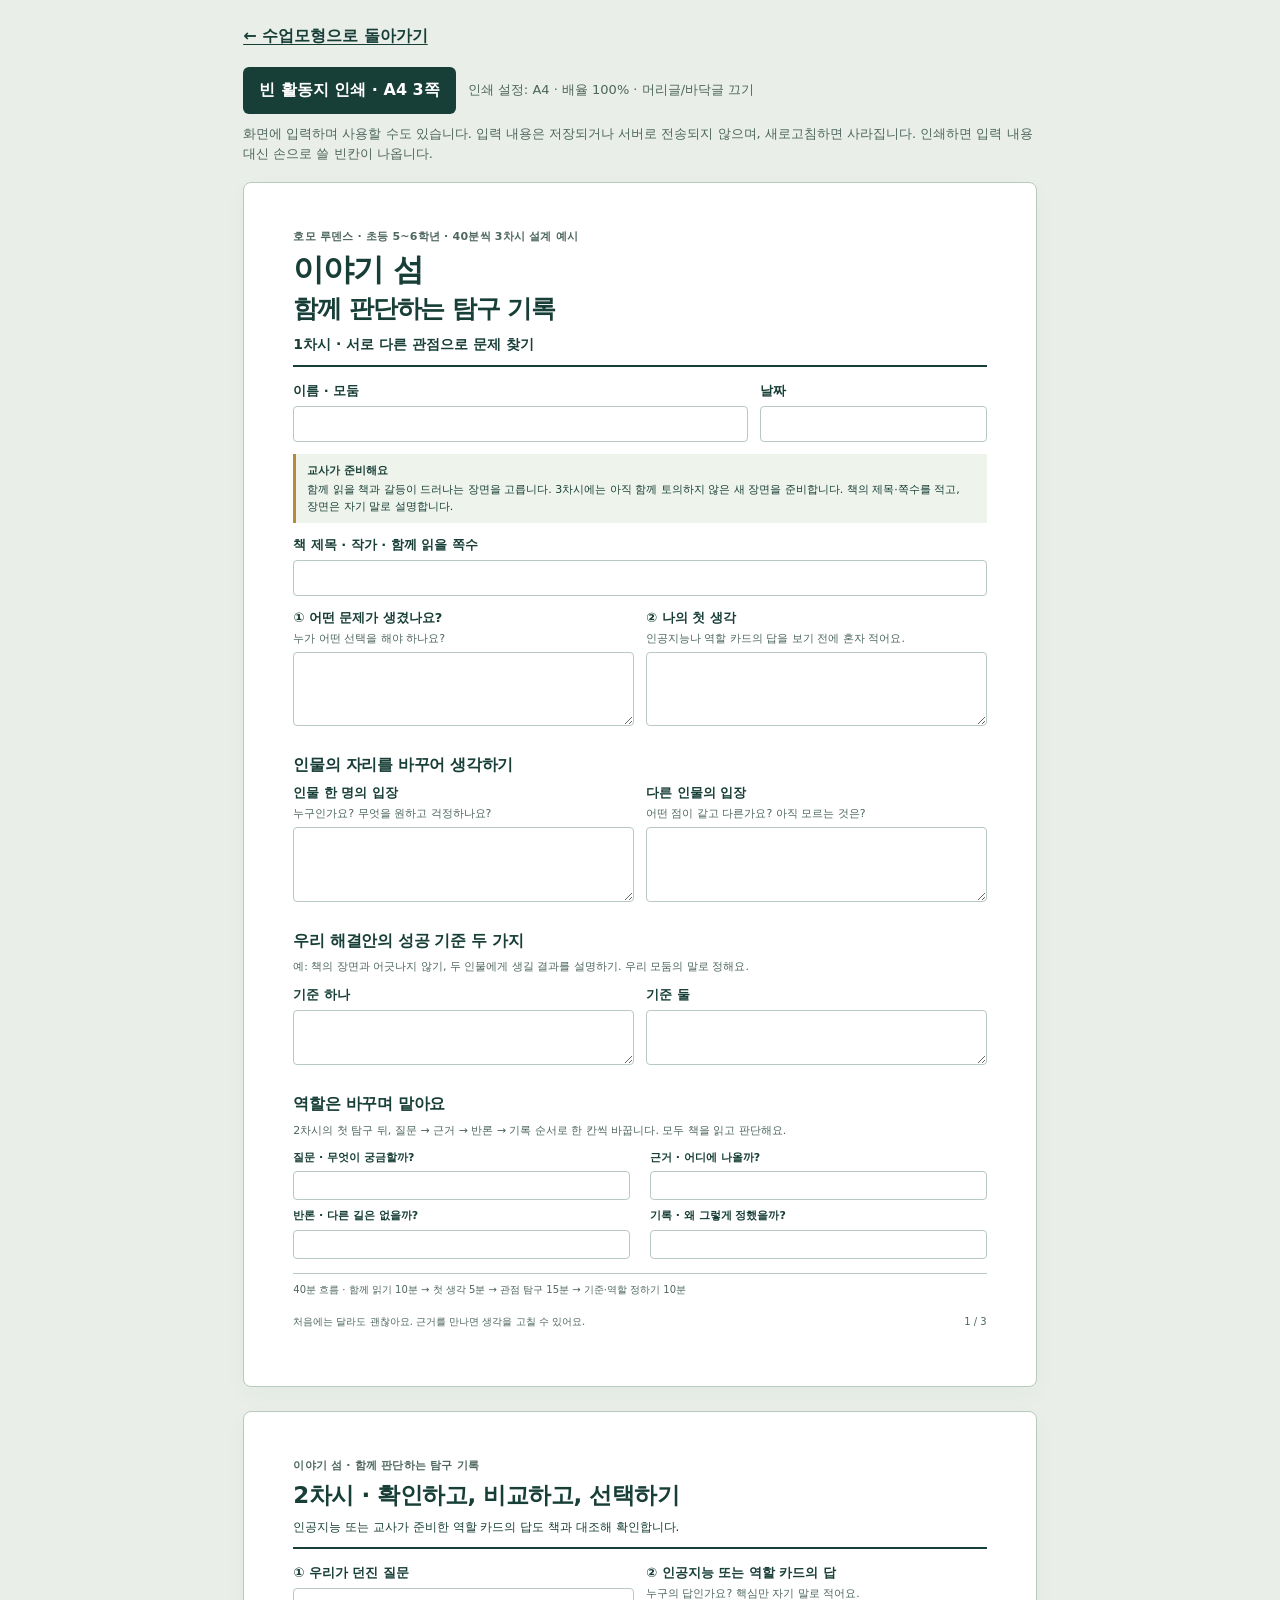
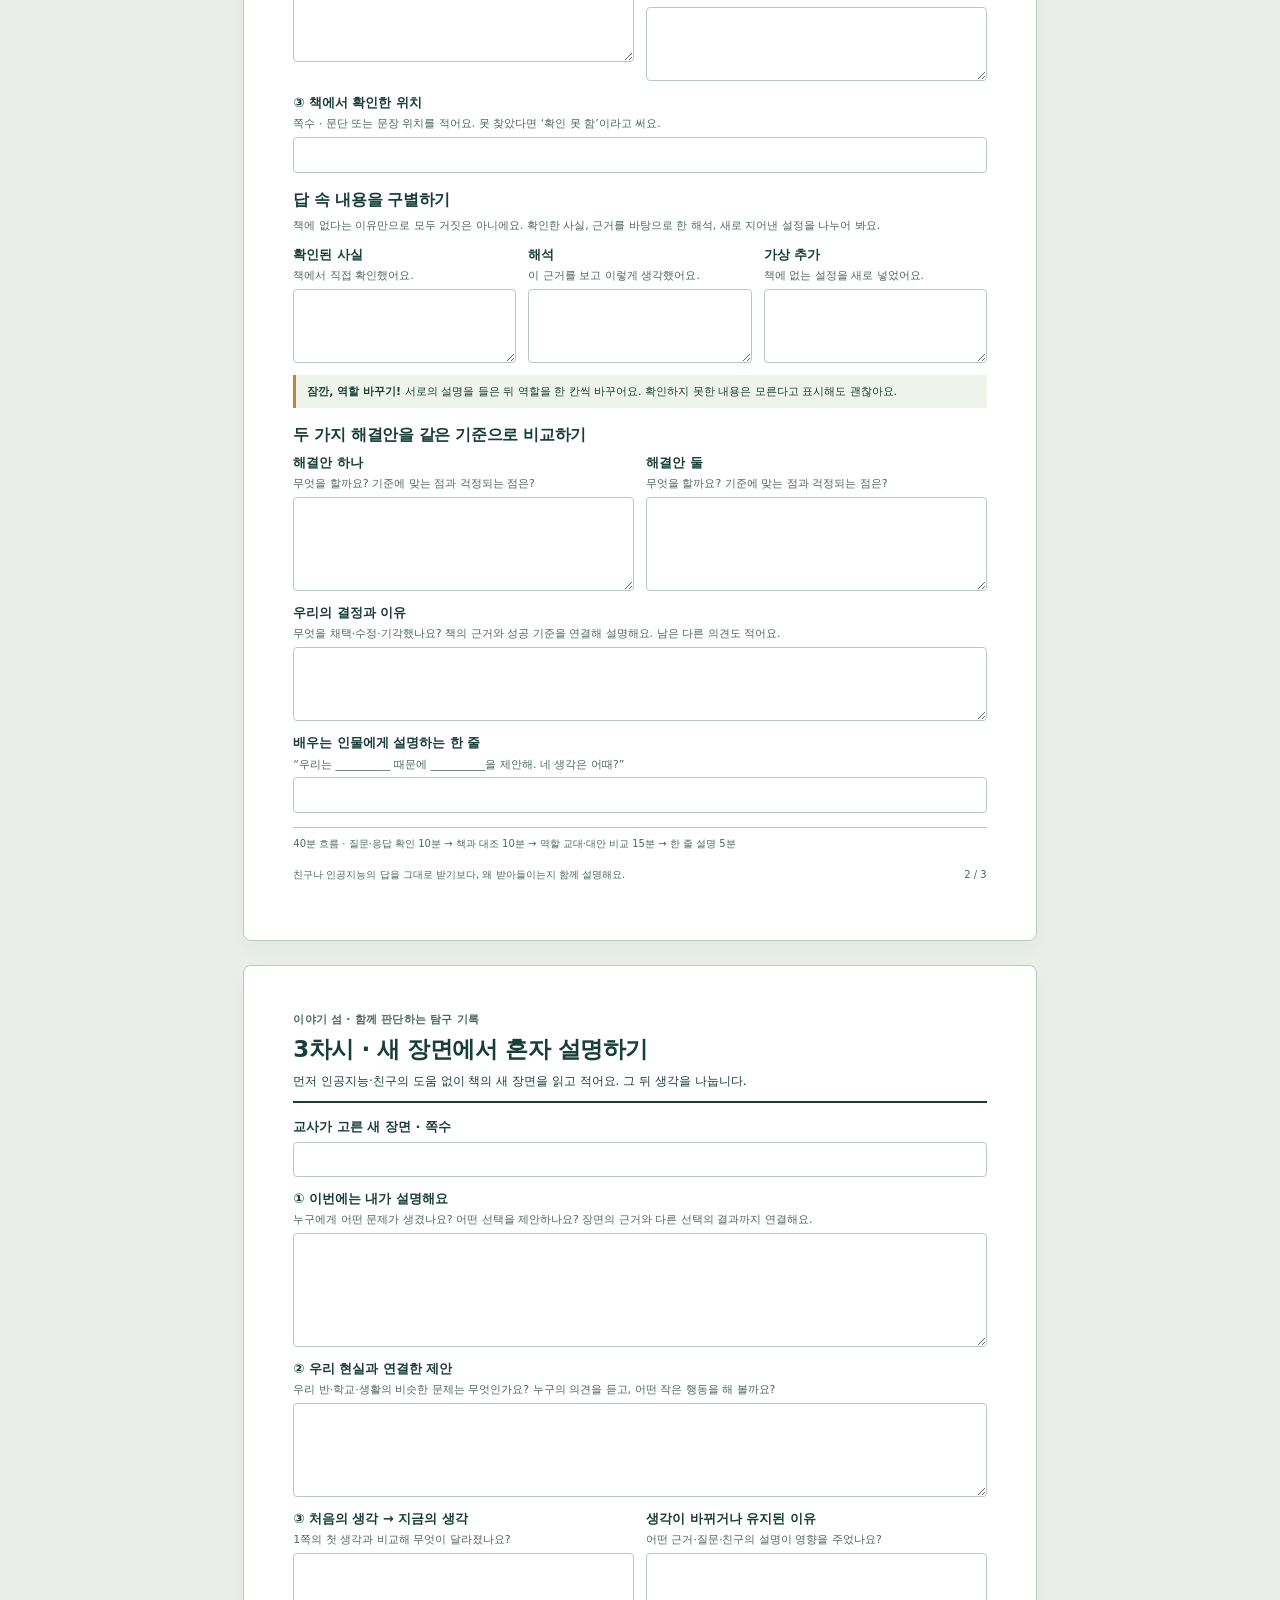
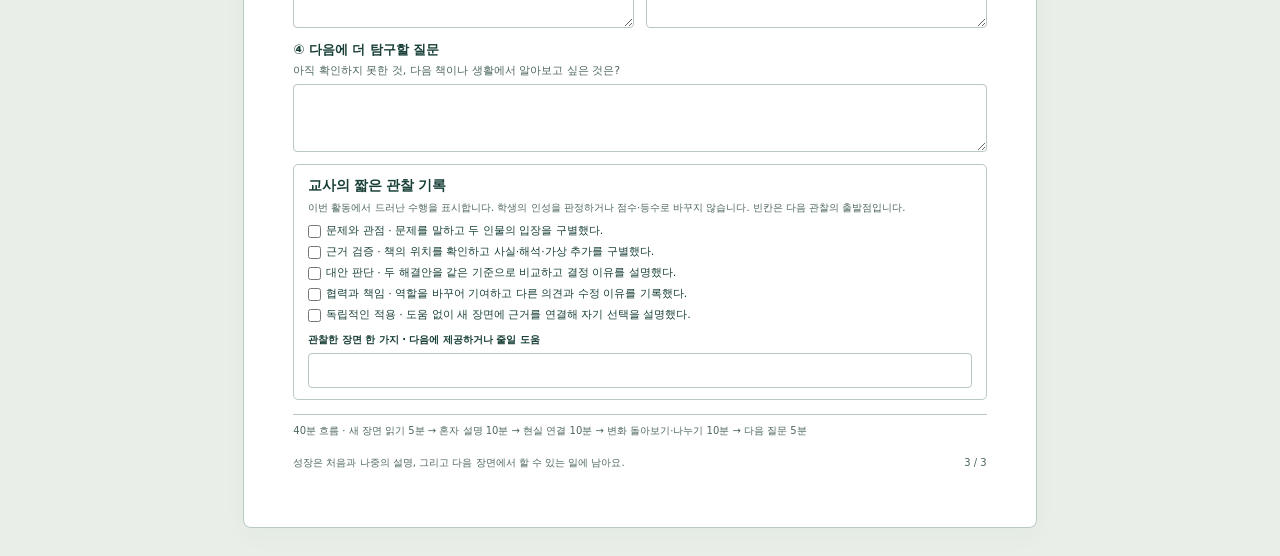
<file: story-island-worksheet.html>
<!doctype html>
<html lang="ko">
<head>
  <meta charset="utf-8">
  <meta name="viewport" content="width=device-width,initial-scale=1">
  <meta name="description" content="초등 5~6학년 독서 탐구를 위한 3차시 활동지. 책의 근거로 함께 판단하고 새 장면에서 혼자 설명합니다.">
  <title>이야기 섬 · 함께 판단하는 탐구 기록 | 호모 루덴스</title>
  <link rel="stylesheet" href="./assets/story-island-worksheet.css">
</head>
<body>
  <a class="skip-link" href="#worksheet">활동지로 건너뛰기</a>
  <header class="toolbar">
    <a href="./co-learning-model.html">← 수업모형으로 돌아가기</a>
    <div class="toolbar-actions"><button type="button" onclick="window.print()">빈 활동지 인쇄 · A4 3쪽</button><span>인쇄 설정: A4 · 배율 100% · 머리글/바닥글 끄기</span></div>
    <p>화면에 입력하며 사용할 수도 있습니다. 입력 내용은 저장되거나 서버로 전송되지 않으며, 새로고침하면 사라집니다. 인쇄하면 입력 내용 대신 손으로 쓸 빈칸이 나옵니다.</p>
  </header>
  <main id="worksheet">
    <section class="sheet" aria-labelledby="page-one-title">
      <header class="sheet-header">
        <p class="eyebrow">호모 루덴스 · 초등 5~6학년 · 40분씩 3차시 설계 예시</p>
        <h1 id="page-one-title">이야기 섬<br><span>함께 판단하는 탐구 기록</span></h1>
        <p class="phase">1차시 · 서로 다른 관점으로 문제 찾기</p>
      </header>
      <div class="identity-grid">
        <label class="field">이름 · 모둠<input type="text" autocomplete="off" aria-label="이름과 모둠"><span class="print-blank line"></span></label>
        <label class="field">날짜<input type="text" autocomplete="off" aria-label="날짜"><span class="print-blank line"></span></label>
      </div>
      <div class="teacher-note"><strong>교사가 준비해요</strong> 함께 읽을 책과 갈등이 드러나는 장면을 고릅니다. 3차시에는 아직 함께 토의하지 않은 새 장면을 준비합니다. 책의 제목·쪽수를 적고, 장면은 자기 말로 설명합니다.</div>
      <label class="field compact">책 제목 · 작가 · 함께 읽을 쪽수<input type="text" autocomplete="off"><span class="print-blank line"></span></label>
      <div class="two-columns">
        <label class="field">① 어떤 문제가 생겼나요?<span class="prompt">누가 어떤 선택을 해야 하나요?</span><textarea rows="3"></textarea><span class="print-blank space-medium"></span></label>
        <label class="field">② 나의 첫 생각<span class="prompt">인공지능나 역할 카드의 답을 보기 전에 혼자 적어요.</span><textarea rows="3"></textarea><span class="print-blank space-medium"></span></label>
      </div>
      <h2>인물의 자리를 바꾸어 생각하기</h2>
      <div class="two-columns">
        <label class="field">인물 한 명의 입장<span class="prompt">누구인가요? 무엇을 원하고 걱정하나요?</span><textarea rows="3"></textarea><span class="print-blank space-medium"></span></label>
        <label class="field">다른 인물의 입장<span class="prompt">어떤 점이 같고 다른가요? 아직 모르는 것은?</span><textarea rows="3"></textarea><span class="print-blank space-medium"></span></label>
      </div>
      <h2>우리 해결안의 성공 기준 두 가지</h2>
      <p class="instruction">예: 책의 장면과 어긋나지 않기, 두 인물에게 생길 결과를 설명하기. 우리 모둠의 말로 정해요.</p>
      <div class="two-columns criteria">
        <label class="field">기준 하나<textarea rows="2"></textarea><span class="print-blank space-short"></span></label>
        <label class="field">기준 둘<textarea rows="2"></textarea><span class="print-blank space-short"></span></label>
      </div>
      <h2>역할은 바꾸며 맡아요</h2>
      <p class="instruction">2차시의 첫 탐구 뒤, 질문 → 근거 → 반론 → 기록 순서로 한 칸씩 바꿉니다. 모두 책을 읽고 판단해요.</p>
      <div class="role-grid">
        <label class="field">질문 · 무엇이 궁금할까?<input type="text" aria-label="질문 역할 이름"><span class="print-blank line"></span></label>
        <label class="field">근거 · 어디에 나올까?<input type="text" aria-label="근거 역할 이름"><span class="print-blank line"></span></label>
        <label class="field">반론 · 다른 길은 없을까?<input type="text" aria-label="반론 역할 이름"><span class="print-blank line"></span></label>
        <label class="field">기록 · 왜 그렇게 정했을까?<input type="text" aria-label="기록 역할 이름"><span class="print-blank line"></span></label>
      </div>
      <p class="timing">40분 흐름 · 함께 읽기 10분 → 첫 생각 5분 → 관점 탐구 15분 → 기준·역할 정하기 10분</p>
      <footer class="page-footer"><span>처음에는 달라도 괜찮아요. 근거를 만나면 생각을 고칠 수 있어요.</span><span>1 / 3</span></footer>
    </section>

    <section class="sheet" aria-labelledby="page-two-title">
      <header class="sheet-header small-header"><p class="eyebrow">이야기 섬 · 함께 판단하는 탐구 기록</p><h2 id="page-two-title">2차시 · 확인하고, 비교하고, 선택하기</h2><p>인공지능 또는 교사가 준비한 역할 카드의 답도 책과 대조해 확인합니다.</p></header>
      <div class="two-columns">
        <label class="field">① 우리가 던진 질문<textarea rows="3"></textarea><span class="print-blank space-medium"></span></label>
        <label class="field">② 인공지능 또는 역할 카드의 답<span class="prompt">누구의 답인가요? 핵심만 자기 말로 적어요.</span><textarea rows="3"></textarea><span class="print-blank space-medium"></span></label>
      </div>
      <label class="field compact">③ 책에서 확인한 위치<span class="prompt">쪽수 · 문단 또는 문장 위치를 적어요. 못 찾았다면 ‘확인 못 함’이라고 써요.</span><input type="text"><span class="print-blank line"></span></label>
      <h2>답 속 내용을 구별하기</h2>
      <p class="instruction">책에 없다는 이유만으로 모두 거짓은 아니에요. 확인한 사실, 근거를 바탕으로 한 해석, 새로 지어낸 설정을 나누어 봐요.</p>
      <div class="three-columns">
        <label class="field">확인된 사실<span class="prompt">책에서 직접 확인했어요.</span><textarea rows="3"></textarea><span class="print-blank space-medium"></span></label>
        <label class="field">해석<span class="prompt">이 근거를 보고 이렇게 생각했어요.</span><textarea rows="3"></textarea><span class="print-blank space-medium"></span></label>
        <label class="field">가상 추가<span class="prompt">책에 없는 설정을 새로 넣었어요.</span><textarea rows="3"></textarea><span class="print-blank space-medium"></span></label>
      </div>
      <div class="role-turn"><strong>잠깐, 역할 바꾸기!</strong> 서로의 설명을 들은 뒤 역할을 한 칸씩 바꾸어요. 확인하지 못한 내용은 모른다고 표시해도 괜찮아요.</div>
      <h2>두 가지 해결안을 같은 기준으로 비교하기</h2>
      <div class="two-columns">
        <label class="field">해결안 하나<span class="prompt">무엇을 할까요? 기준에 맞는 점과 걱정되는 점은?</span><textarea rows="4"></textarea><span class="print-blank space-tall"></span></label>
        <label class="field">해결안 둘<span class="prompt">무엇을 할까요? 기준에 맞는 점과 걱정되는 점은?</span><textarea rows="4"></textarea><span class="print-blank space-tall"></span></label>
      </div>
      <label class="field">우리의 결정과 이유<span class="prompt">무엇을 채택·수정·기각했나요? 책의 근거와 성공 기준을 연결해 설명해요. 남은 다른 의견도 적어요.</span><textarea rows="3"></textarea><span class="print-blank space-medium"></span></label>
      <label class="field compact">배우는 인물에게 설명하는 한 줄<span class="prompt">“우리는 __________ 때문에 __________을 제안해. 네 생각은 어때?”</span><input type="text"><span class="print-blank line"></span></label>
      <p class="timing">40분 흐름 · 질문·응답 확인 10분 → 책과 대조 10분 → 역할 교대·대안 비교 15분 → 한 줄 설명 5분</p>
      <footer class="page-footer"><span>친구나 인공지능의 답을 그대로 받기보다, 왜 받아들이는지 함께 설명해요.</span><span>2 / 3</span></footer>
    </section>

    <section class="sheet" aria-labelledby="page-three-title">
      <header class="sheet-header small-header"><p class="eyebrow">이야기 섬 · 함께 판단하는 탐구 기록</p><h2 id="page-three-title">3차시 · 새 장면에서 혼자 설명하기</h2><p>먼저 인공지능·친구의 도움 없이 책의 새 장면을 읽고 적어요. 그 뒤 생각을 나눕니다.</p></header>
      <label class="field compact">교사가 고른 새 장면 · 쪽수<input type="text"><span class="print-blank line"></span></label>
      <label class="field">① 이번에는 내가 설명해요<span class="prompt">누구에게 어떤 문제가 생겼나요? 어떤 선택을 제안하나요? 장면의 근거와 다른 선택의 결과까지 연결해요.</span><textarea rows="5"></textarea><span class="print-blank space-extra"></span></label>
      <label class="field">② 우리 현실과 연결한 제안<span class="prompt">우리 반·학교·생활의 비슷한 문제는 무엇인가요? 누구의 의견을 듣고, 어떤 작은 행동을 해 볼까요?</span><textarea rows="4"></textarea><span class="print-blank space-tall"></span></label>
      <div class="two-columns">
        <label class="field">③ 처음의 생각 → 지금의 생각<span class="prompt">1쪽의 첫 생각과 비교해 무엇이 달라졌나요?</span><textarea rows="3"></textarea><span class="print-blank space-medium"></span></label>
        <label class="field">생각이 바뀌거나 유지된 이유<span class="prompt">어떤 근거·질문·친구의 설명이 영향을 주었나요?</span><textarea rows="3"></textarea><span class="print-blank space-medium"></span></label>
      </div>
      <label class="field">④ 다음에 더 탐구할 질문<span class="prompt">아직 확인하지 못한 것, 다음 책이나 생활에서 알아보고 싶은 것은?</span><textarea rows="2"></textarea><span class="print-blank space-short"></span></label>
      <aside class="teacher-check" aria-labelledby="teacher-check-title">
        <h2 id="teacher-check-title">교사의 짧은 관찰 기록</h2>
        <p>이번 활동에서 드러난 수행을 표시합니다. 학생의 인성을 판정하거나 점수·등수로 바꾸지 않습니다. 빈칸은 다음 관찰의 출발점입니다.</p>
        <ul>
          <li><label><input type="checkbox"> <span>문제와 관점 · 문제를 말하고 두 인물의 입장을 구별했다.</span></label></li>
          <li><label><input type="checkbox"> <span>근거 검증 · 책의 위치를 확인하고 사실·해석·가상 추가를 구별했다.</span></label></li>
          <li><label><input type="checkbox"> <span>대안 판단 · 두 해결안을 같은 기준으로 비교하고 결정 이유를 설명했다.</span></label></li>
          <li><label><input type="checkbox"> <span>협력과 책임 · 역할을 바꾸어 기여하고 다른 의견과 수정 이유를 기록했다.</span></label></li>
          <li><label><input type="checkbox"> <span>독립적인 적용 · 도움 없이 새 장면에 근거를 연결해 자기 선택을 설명했다.</span></label></li>
        </ul>
        <label class="field compact">관찰한 장면 한 가지 · 다음에 제공하거나 줄일 도움<input type="text"><span class="print-blank line"></span></label>
      </aside>
      <p class="timing">40분 흐름 · 새 장면 읽기 5분 → 혼자 설명 10분 → 현실 연결 10분 → 변화 돌아보기·나누기 10분 → 다음 질문 5분</p>
      <footer class="page-footer"><span>성장은 처음과 나중의 설명, 그리고 다음 장면에서 할 수 있는 일에 남아요.</span><span>3 / 3</span></footer>
    </section>
  </main>
</body>
</html>
</file>
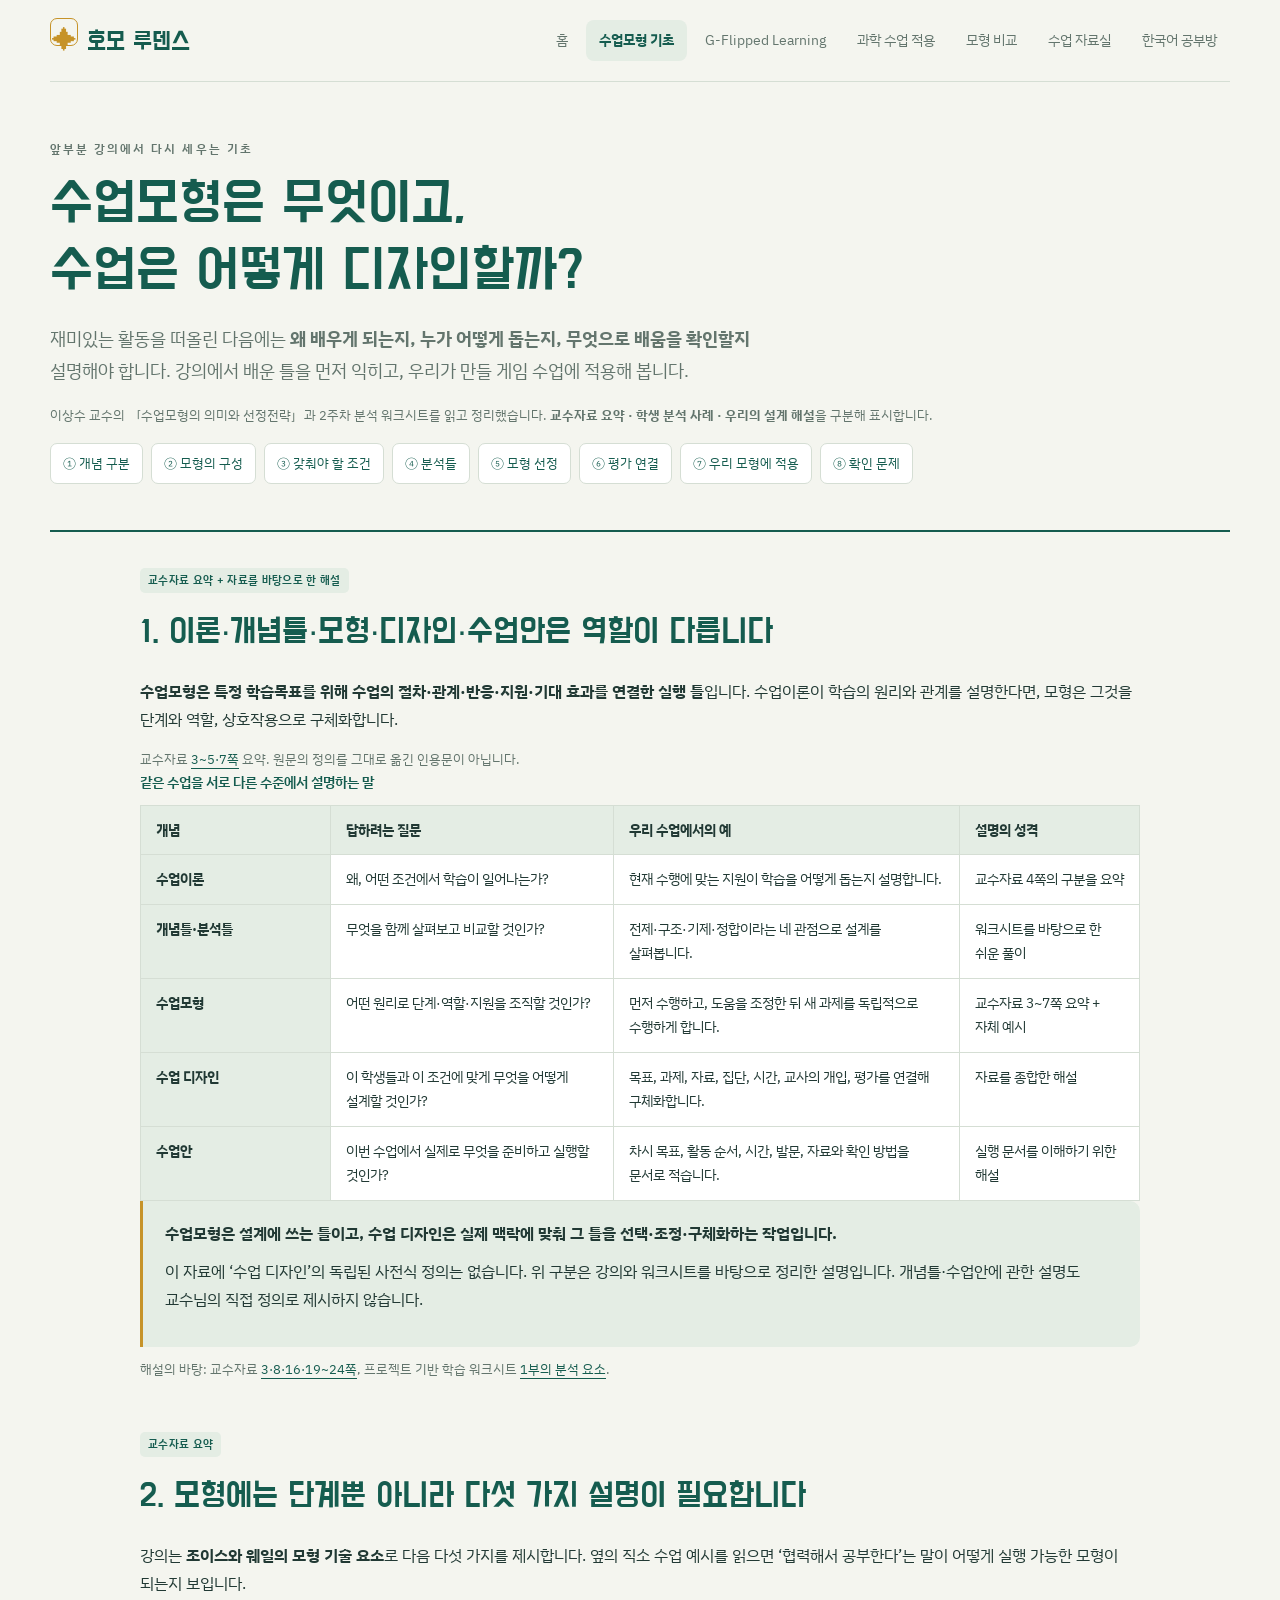
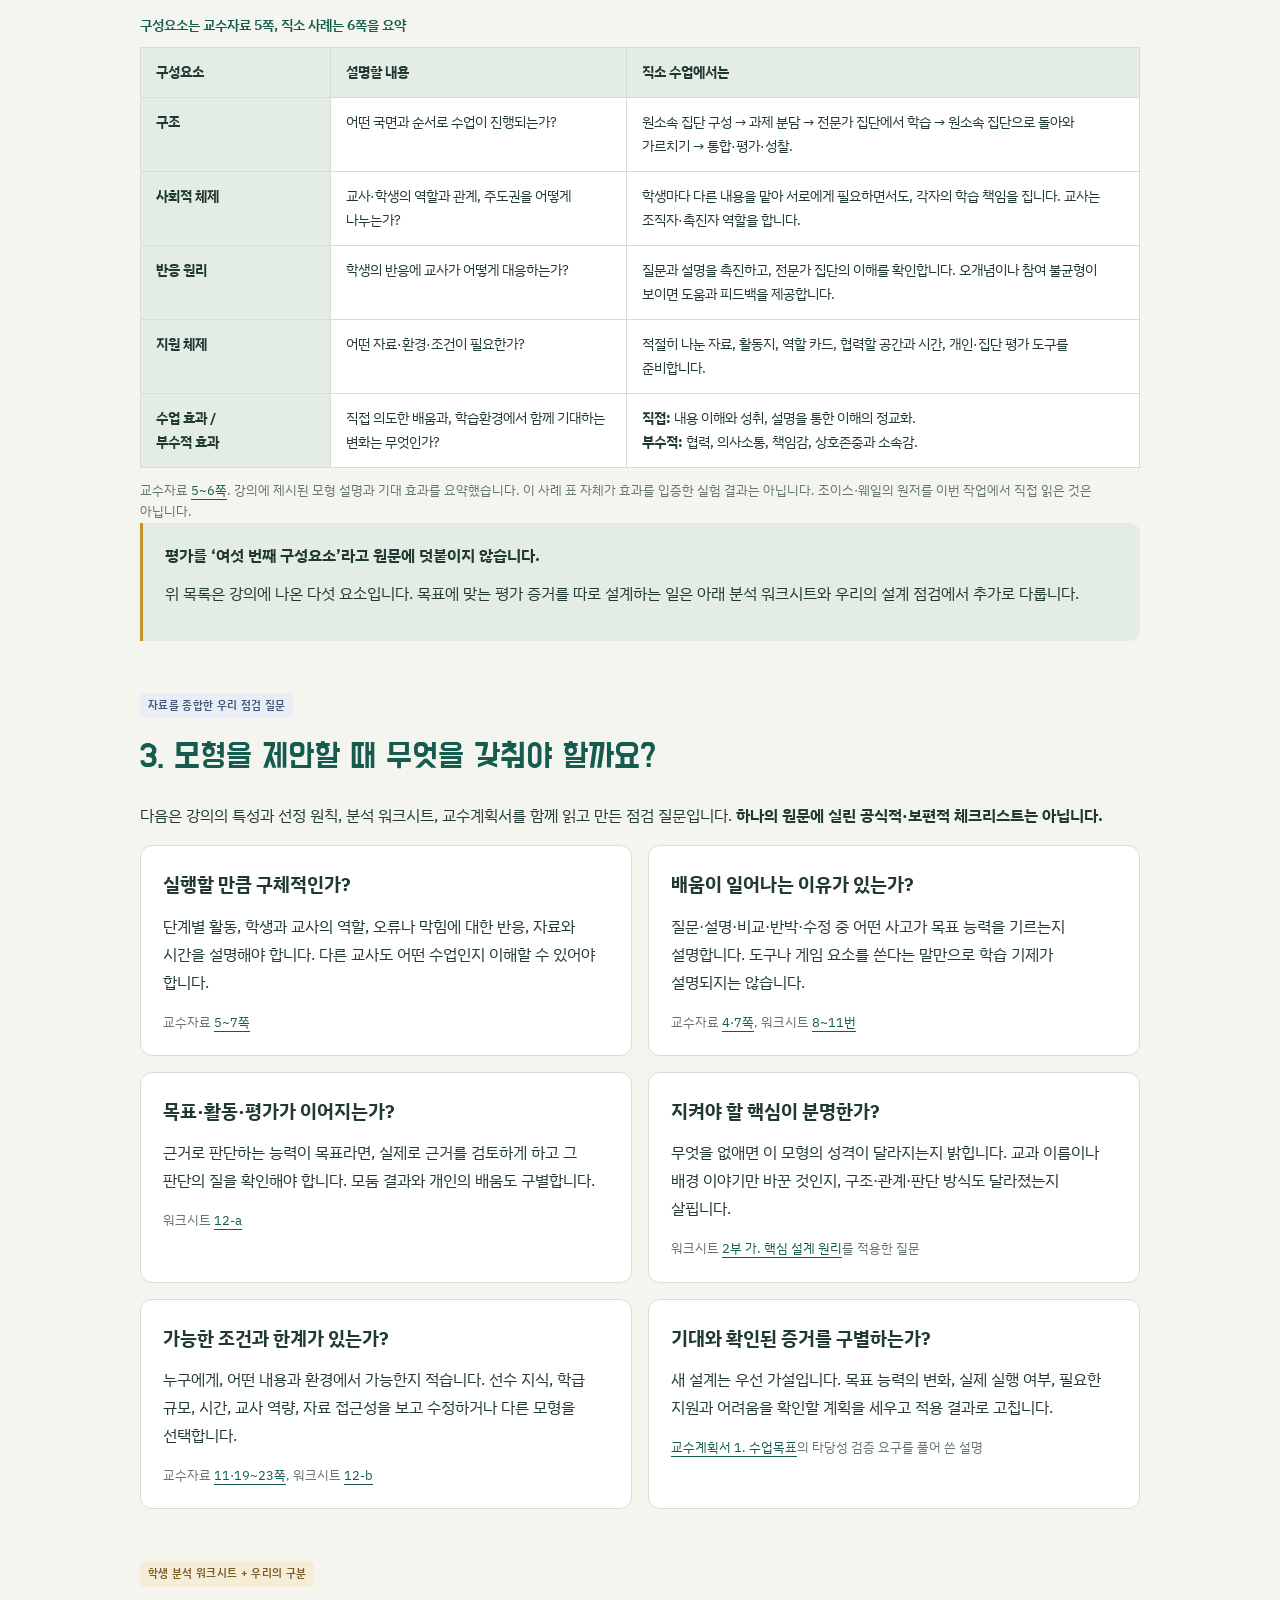
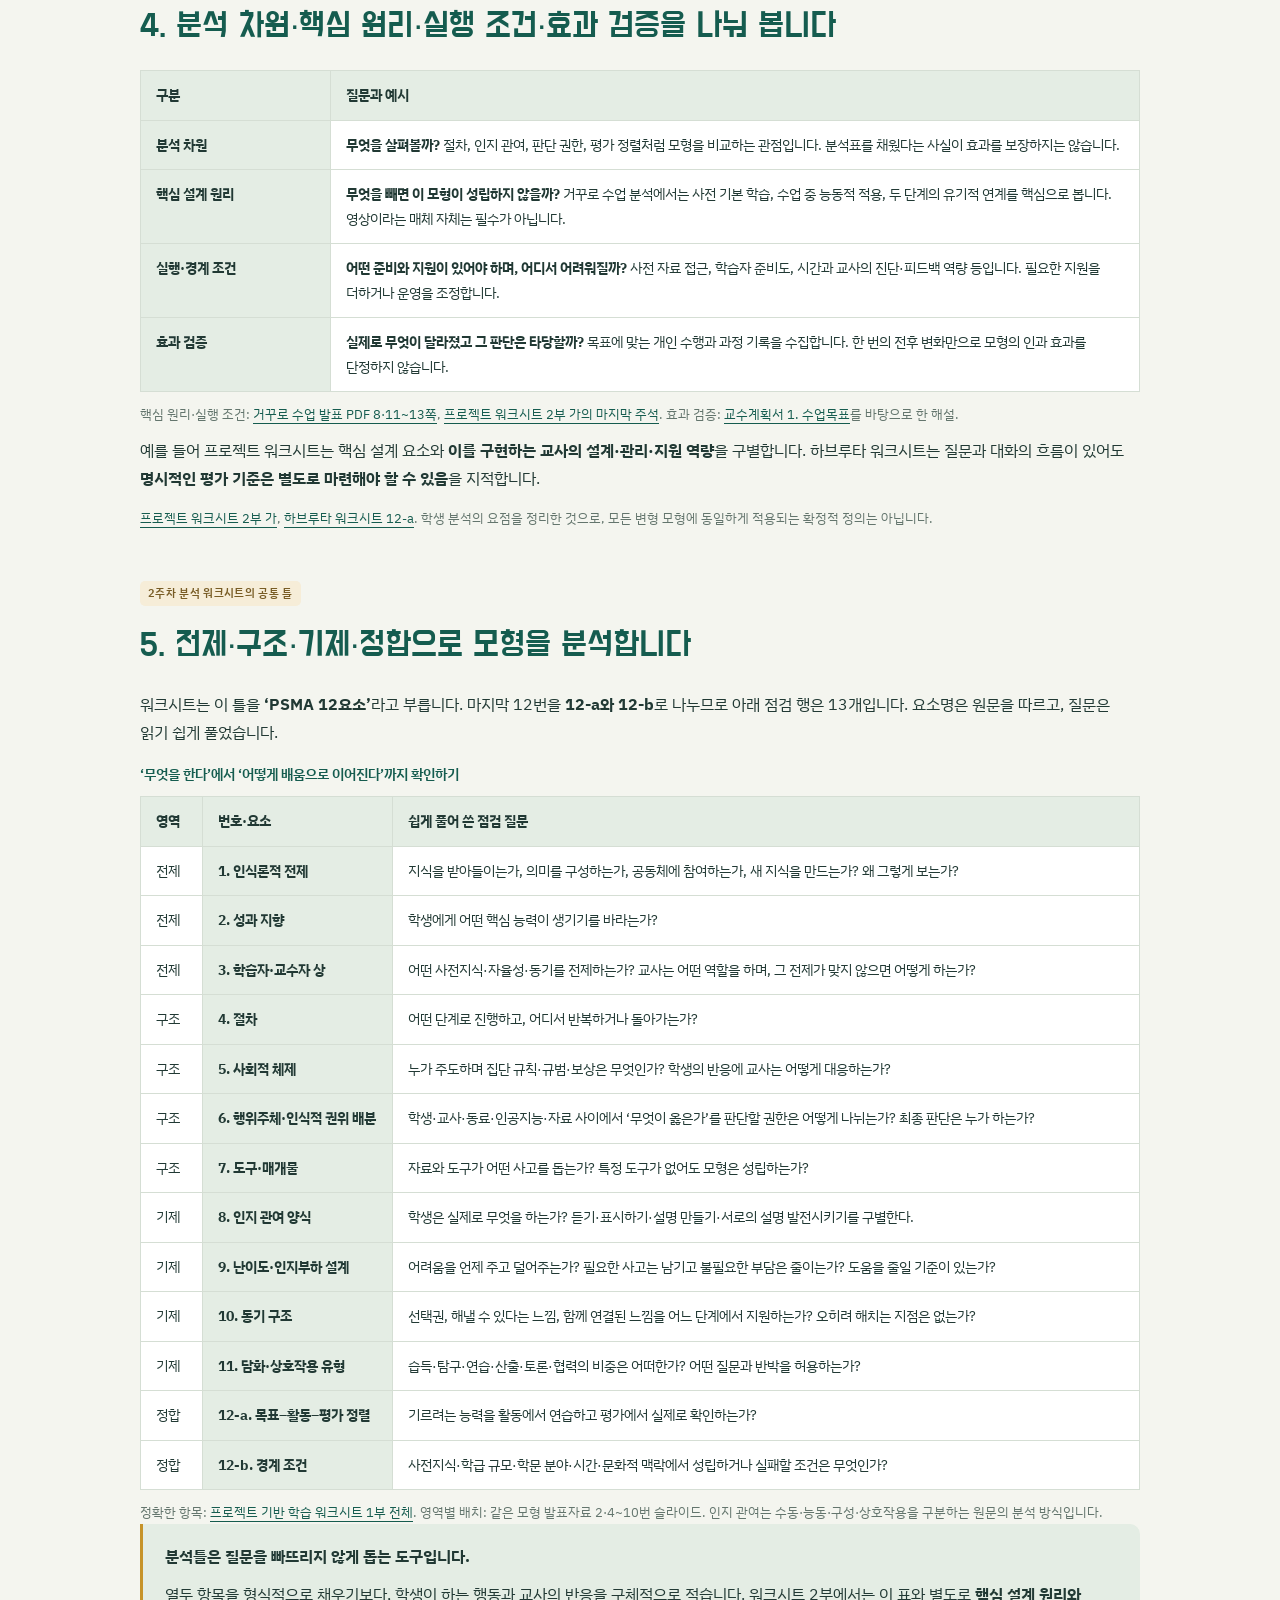
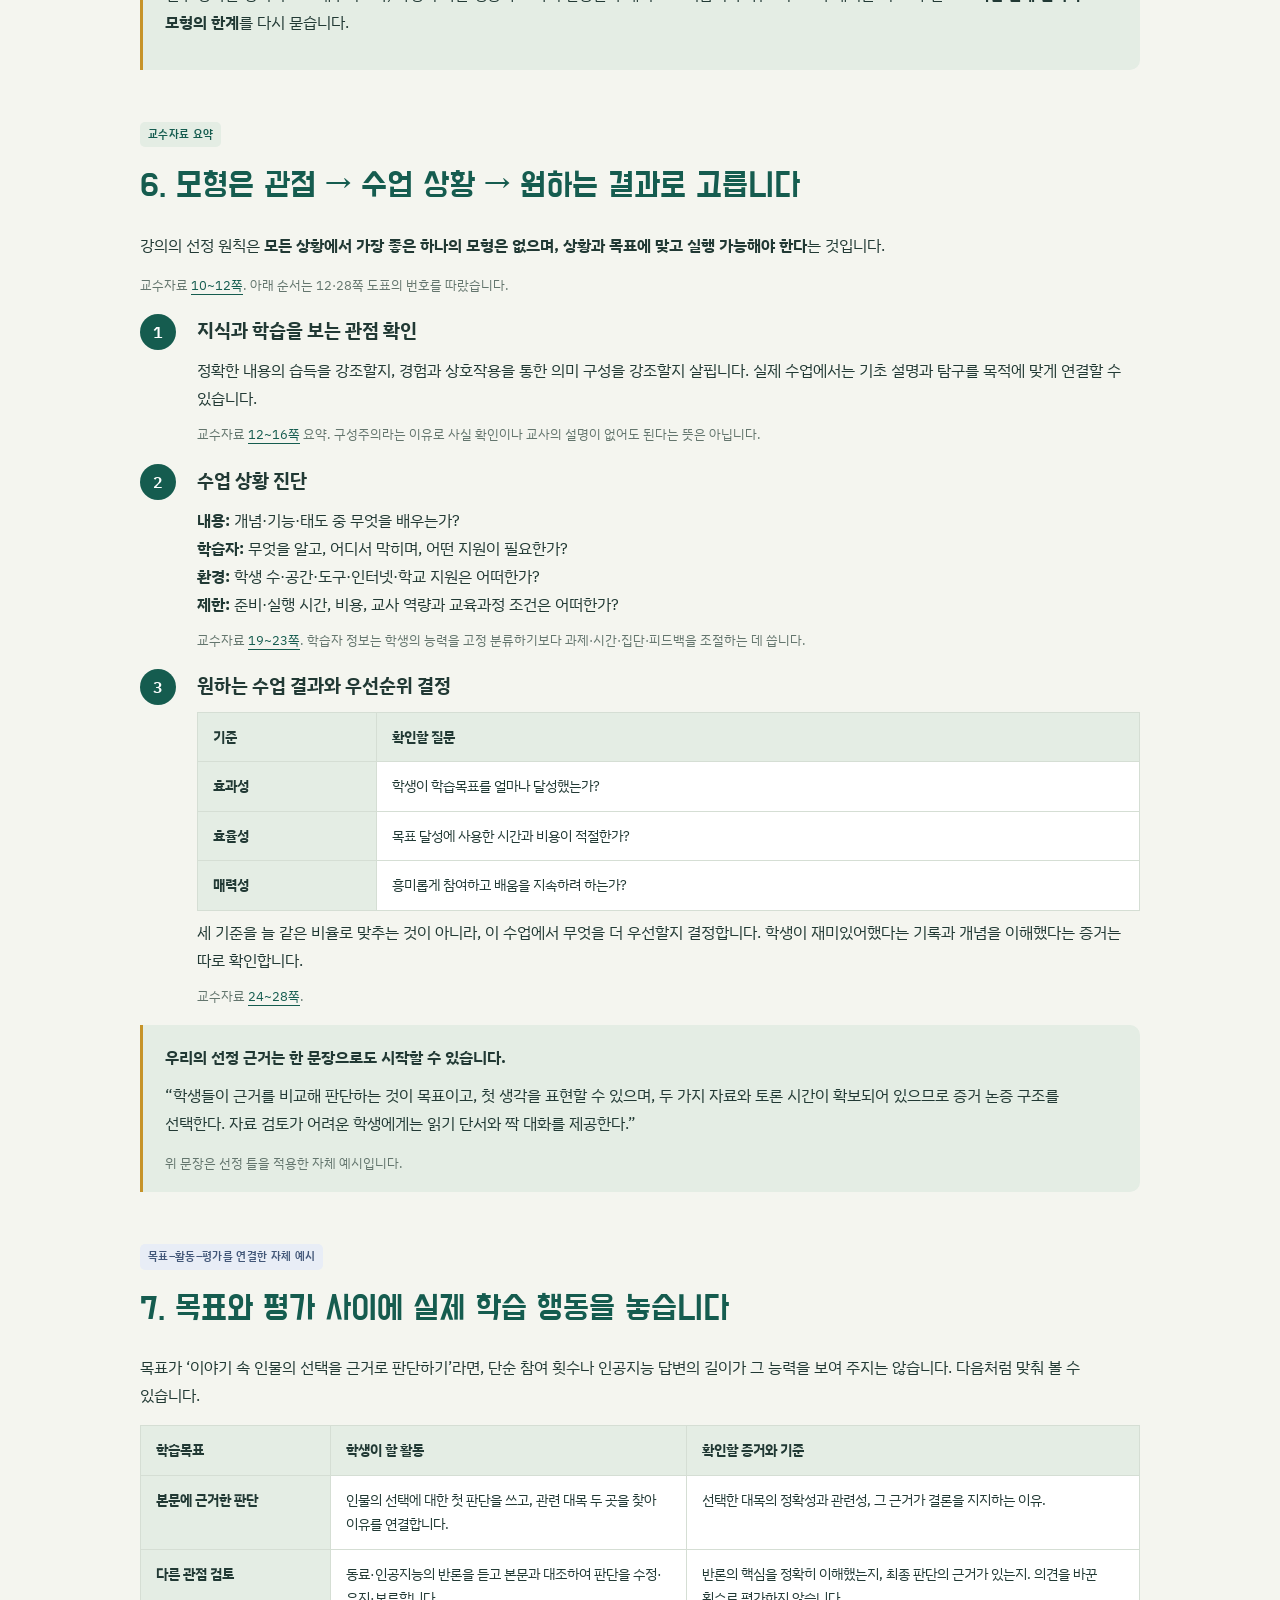
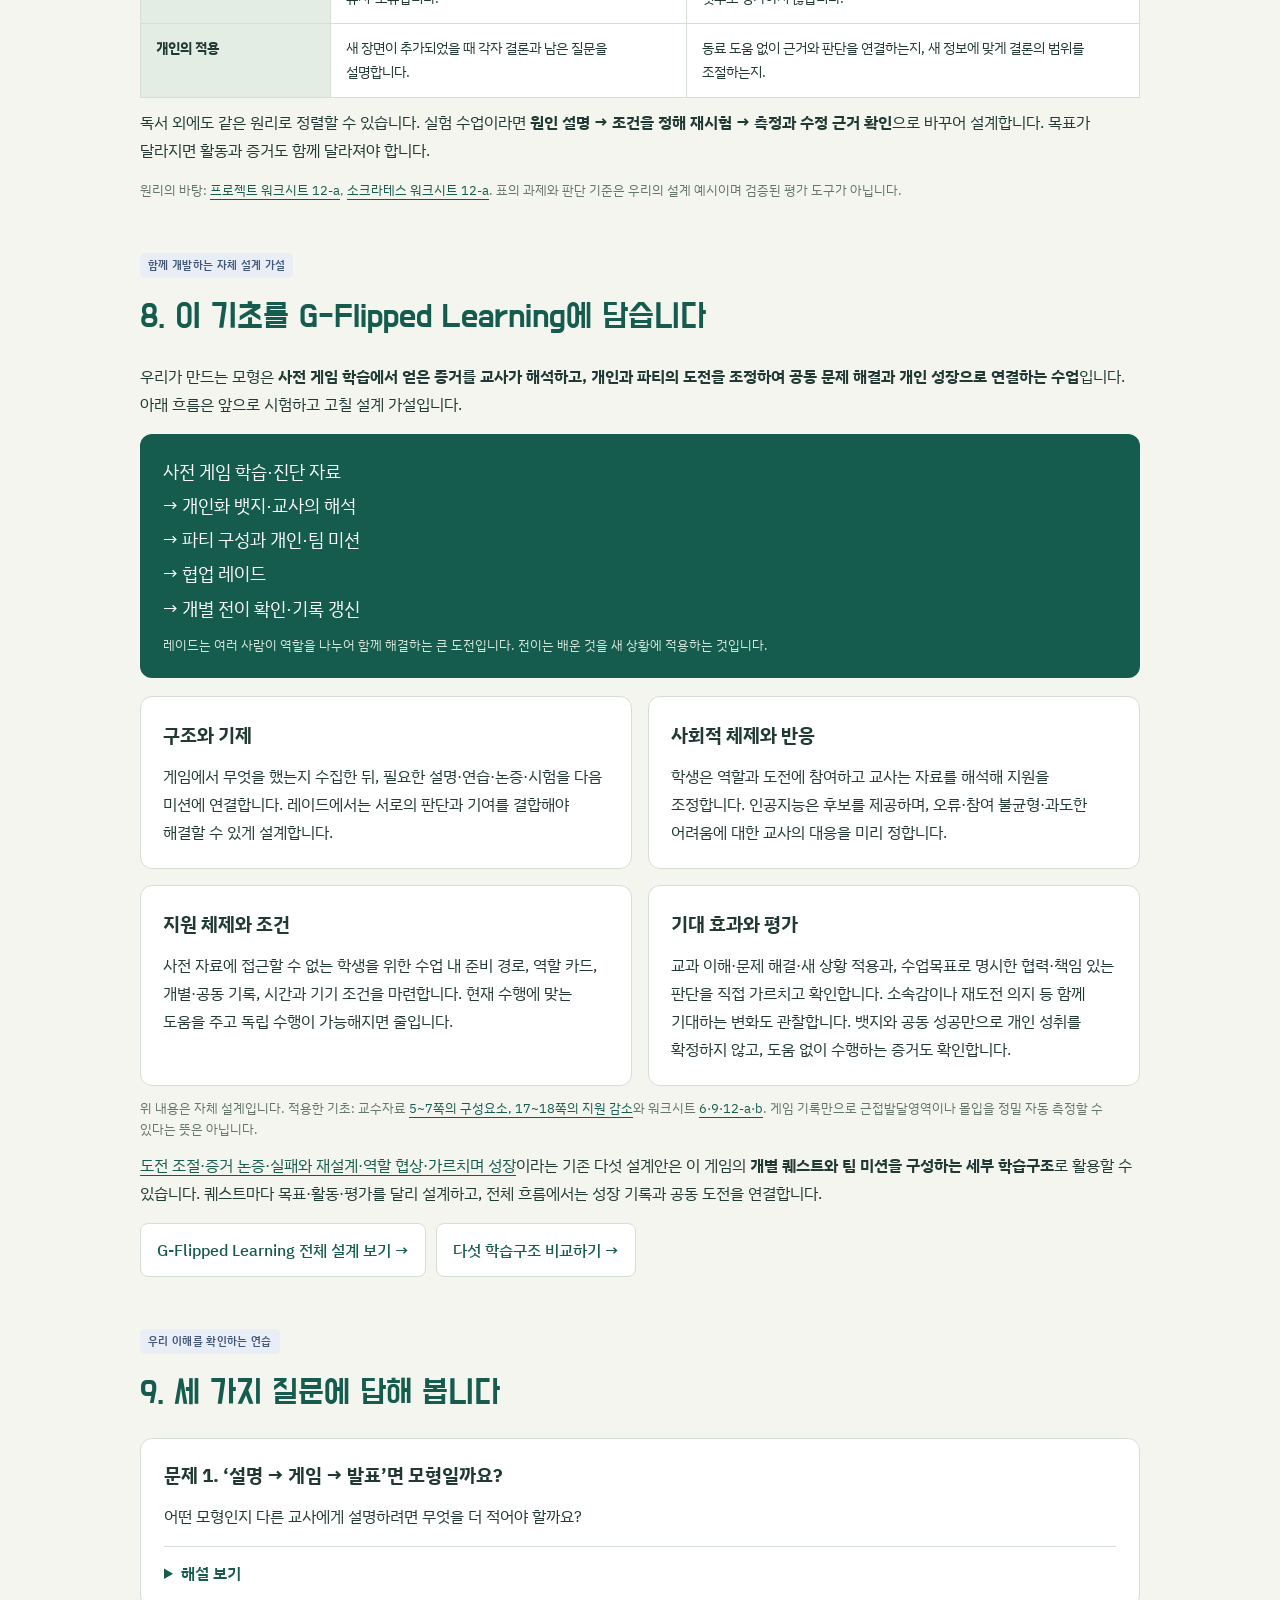
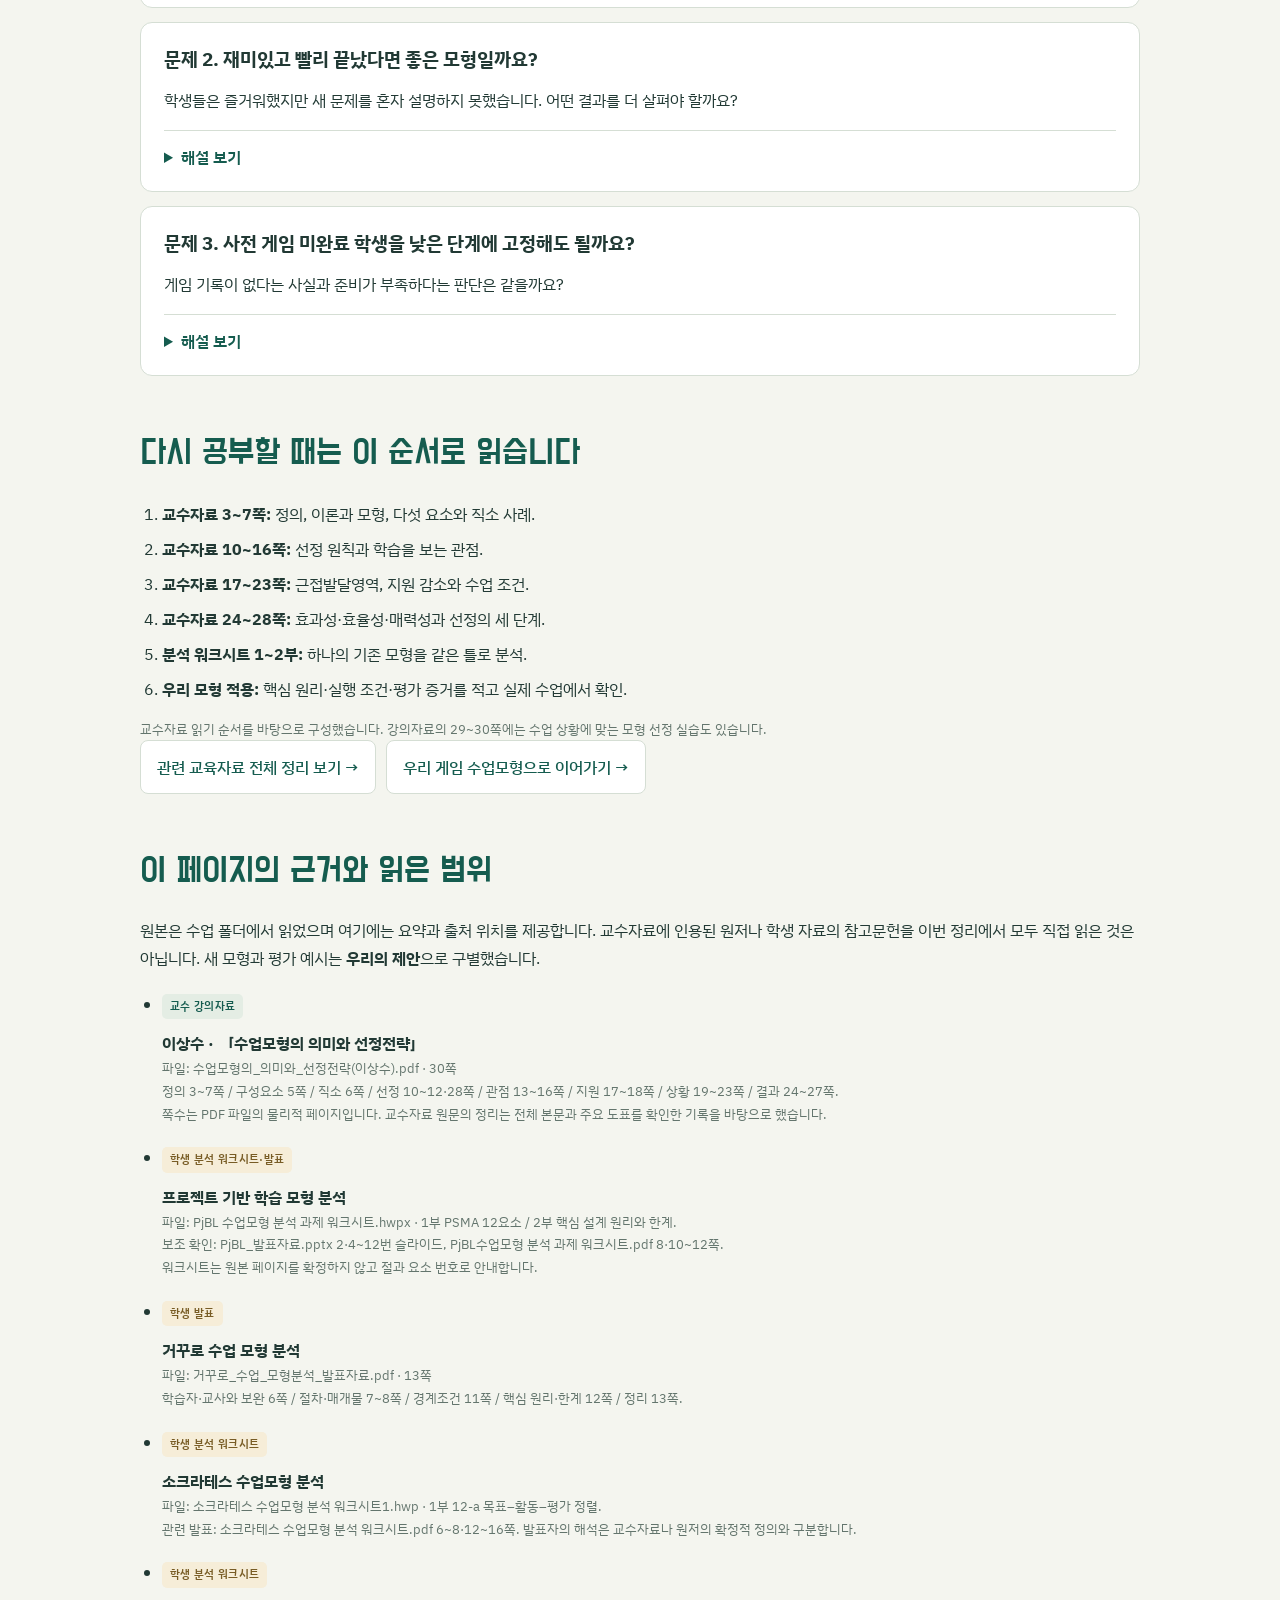
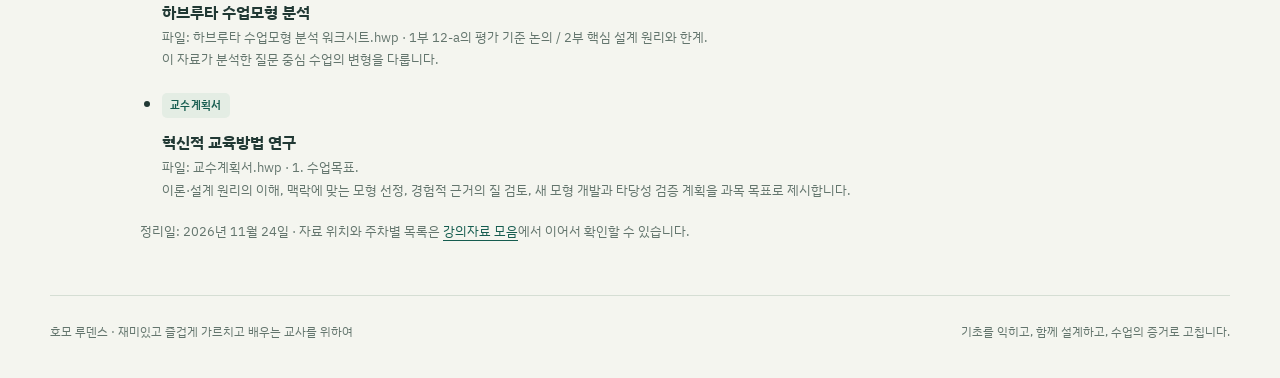
<file: teaching-foundations.html>
<!doctype html>
<html lang="ko">
<head>
  <meta charset="utf-8">
  <meta name="viewport" content="width=device-width,initial-scale=1">
  <meta name="description" content="강의자료와 수업모형 분석 워크시트로 공부하는 수업모형·수업 디자인의 기초. 모형의 구성요소, 선정 기준, 평가 정렬을 익히고 우리의 게임 수업 설계로 연결합니다.">
  <title>수업모형과 수업 디자인의 기초 · 호모 루덴스</title>
  <link rel="stylesheet" href="./assets/lab.css">
  <style>
    .foundation-body{max-width:1000px}.foundation-body section{scroll-margin-top:24px;margin-bottom:48px}.foundation-body h2{font-size:clamp(26px,3.4vw,34px)}.foundation-body h3{margin:0 0 9px}.foundation-body p{margin-top:10px}.foundation-grid{display:grid;grid-template-columns:repeat(2,minmax(0,1fr));gap:16px}.foundation-grid .card{height:100%}.foundation-grid p:last-child{margin-bottom:0}.foundation-label{display:inline-block;font-size:11px;font-weight:600;letter-spacing:.03em;border-radius:5px;padding:3px 8px;margin-bottom:10px;background:var(--tint);color:var(--teal)}.foundation-label.student{background:#f6edd8;color:#785c25}.foundation-label.ours{background:#e8edf6;color:#425778}.foundation-body .source{margin:12px 0 0;line-height:1.65}.foundation-body table caption{text-align:left;font-weight:600;padding:0 0 10px;color:var(--teal)}.foundation-body th[scope=row]{min-width:100px;width:19%}.foundation-body td p:first-child{margin-top:0}.foundation-body td p:last-child{margin-bottom:0}.foundation-body ul,.foundation-body ol{padding-left:22px}.foundation-body li{margin:7px 0}.foundation-path{display:flex;flex-wrap:wrap;gap:8px;padding:0;list-style:none!important}.foundation-path a{display:block;padding:8px 12px;background:var(--paper);border:1px solid var(--line);border-radius:7px;font-size:13px;text-decoration:none}.foundation-step{display:grid;grid-template-columns:42px minmax(0,1fr);gap:15px;margin:18px 0}.foundation-step>span{width:36px;height:36px;display:grid;place-items:center;border-radius:50%;background:var(--teal);color:white;font-weight:600}.foundation-step p{margin:7px 0}.foundation-quiz{padding:20px 23px;margin:14px 0;background:var(--paper);border:1px solid var(--line);border-radius:12px}.foundation-quiz details{border-top:1px solid var(--line);margin-top:16px;padding-top:12px}.foundation-quiz summary{cursor:pointer;color:var(--teal);font-weight:600}.foundation-quiz details p{font-size:14px}.foundation-sources li{margin:18px 0}.foundation-sources strong{display:block}.foundation-sources small{display:block;font-size:13px;color:var(--muted)}.foundation-flow{padding:20px 23px;border-radius:12px;background:var(--teal);color:white;font-size:18px;line-height:1.9}.foundation-flow small{display:block;font-size:13px;color:#d4e6da;margin-top:8px}.foundation-actions{display:flex;gap:10px;flex-wrap:wrap}.foundation-actions a{padding:12px 16px;border:1px solid var(--line);border-radius:8px;background:var(--paper);font-weight:500;text-decoration:none}@media(max-width:650px){.foundation-grid{grid-template-columns:1fr}.foundation-body th,.foundation-body td{padding:10px;font-size:13px}.foundation-body th[scope=row]{min-width:75px;width:23%}.foundation-step{gap:10px;grid-template-columns:36px minmax(0,1fr)}.foundation-body .wide-table{min-width:640px}.foundation-body section{margin-bottom:36px}.foundation-flow{font-size:16px}}@media print{.foundation-path,.foundation-actions{display:none}.foundation-body{max-width:none}.foundation-body section{margin-bottom:25px}.foundation-quiz details::details-content{display:block!important;content-visibility:visible!important}.foundation-quiz details:not([open])>:not(summary){display:block!important}.foundation-grid{grid-template-columns:repeat(2,minmax(0,1fr))}.foundation-flow{background:white;color:black;border:1px solid #999}.foundation-flow small{color:#555}.table-wrap{overflow:visible}.foundation-body .wide-table{min-width:0}}
  </style>
</head>
<body>
<a class="skip-link" href="#main">본문으로 건너뛰기</a>
<div class="shell">
  <header class="masthead">
    <a class="brand" href="./index.html"><span class="brand-mark" aria-hidden="true">✦</span>호모 루덴스</a>
    <nav class="site-nav" aria-label="주 메뉴"><a href="./index.html">홈</a><a href="./teaching-foundations.html" aria-current="page">수업모형 기초</a><a href="./g-flipped-learning.html">G-Flipped Learning</a><a href="./science-g-flipped.html">과학 수업 적용</a><a href="./teaching-models.html">모형 비교</a><a href="./course-materials.html">수업 자료실</a><a href="./korean-study.html">한국어 공부방</a></nav>
  </header>
  <main id="main">
    <header class="page-hero">
      <p class="eyebrow">앞부분 강의에서 다시 세우는 기초</p>
      <h1>수업모형은 무엇이고,<br>수업은 어떻게 디자인할까?</h1>
      <p class="lede">재미있는 활동을 떠올린 다음에는 <strong>왜 배우게 되는지, 누가 어떻게 돕는지, 무엇으로 배움을 확인할지</strong> 설명해야 합니다. 강의에서 배운 틀을 먼저 익히고, 우리가 만들 게임 수업에 적용해 봅니다.</p>
      <p class="source">이상수 교수의 「수업모형의 의미와 선정전략」과 2주차 분석 워크시트를 읽고 정리했습니다. <strong>교수자료 요약 · 학생 분석 사례 · 우리의 설계 해설</strong>을 구분해 표시합니다.</p>
      <nav aria-label="기초 학습 순서"><ol class="foundation-path"><li><a href="#terms">① 개념 구분</a></li><li><a href="#components">② 모형의 구성</a></li><li><a href="#conditions">③ 갖춰야 할 조건</a></li><li><a href="#psma">④ 분석틀</a></li><li><a href="#selection">⑤ 모형 선정</a></li><li><a href="#alignment">⑥ 평가 연결</a></li><li><a href="#game-application">⑦ 우리 모형에 적용</a></li><li><a href="#practice">⑧ 확인 문제</a></li></ol></nav>
    </header>

    <div class="page-body foundation-body">
      <section id="terms">
        <span class="foundation-label">교수자료 요약 + 자료를 바탕으로 한 해설</span>
        <h2>1. 이론·개념틀·모형·디자인·수업안은 역할이 다릅니다</h2>
        <p><strong>수업모형은 특정 학습목표를 위해 수업의 절차·관계·반응·지원·기대 효과를 연결한 실행 틀</strong>입니다. 수업이론이 학습의 원리와 관계를 설명한다면, 모형은 그것을 단계와 역할, 상호작용으로 구체화합니다.</p>
        <p class="source">교수자료 <a href="#source-faculty">3~5·7쪽</a> 요약. 원문의 정의를 그대로 옮긴 인용문이 아닙니다.</p>
        <div class="table-wrap" role="region" aria-label="수업 관련 개념의 구분" tabindex="0"><table class="wide-table">
          <caption>같은 수업을 서로 다른 수준에서 설명하는 말</caption>
          <thead><tr><th scope="col">개념</th><th scope="col">답하려는 질문</th><th scope="col">우리 수업에서의 예</th><th scope="col">설명의 성격</th></tr></thead>
          <tbody>
            <tr><th scope="row">수업이론</th><td>왜, 어떤 조건에서 학습이 일어나는가?</td><td>현재 수행에 맞는 지원이 학습을 어떻게 돕는지 설명합니다.</td><td>교수자료 4쪽의 구분을 요약</td></tr>
            <tr><th scope="row">개념틀·분석틀</th><td>무엇을 함께 살펴보고 비교할 것인가?</td><td>전제·구조·기제·정합이라는 네 관점으로 설계를 살펴봅니다.</td><td>워크시트를 바탕으로 한 쉬운 풀이</td></tr>
            <tr><th scope="row">수업모형</th><td>어떤 원리로 단계·역할·지원을 조직할 것인가?</td><td>먼저 수행하고, 도움을 조정한 뒤 새 과제를 독립적으로 수행하게 합니다.</td><td>교수자료 3~7쪽 요약 + 자체 예시</td></tr>
            <tr><th scope="row">수업 디자인</th><td>이 학생들과 이 조건에 맞게 무엇을 어떻게 설계할 것인가?</td><td>목표, 과제, 자료, 집단, 시간, 교사의 개입, 평가를 연결해 구체화합니다.</td><td>자료를 종합한 해설</td></tr>
            <tr><th scope="row">수업안</th><td>이번 수업에서 실제로 무엇을 준비하고 실행할 것인가?</td><td>차시 목표, 활동 순서, 시간, 발문, 자료와 확인 방법을 문서로 적습니다.</td><td>실행 문서를 이해하기 위한 해설</td></tr>
          </tbody>
        </table></div>
        <div class="callout"><strong>수업모형은 설계에 쓰는 틀이고, 수업 디자인은 실제 맥락에 맞춰 그 틀을 선택·조정·구체화하는 작업입니다.</strong><p>이 자료에 ‘수업 디자인’의 독립된 사전식 정의는 없습니다. 위 구분은 강의와 워크시트를 바탕으로 정리한 설명입니다. 개념틀·수업안에 관한 설명도 교수님의 직접 정의로 제시하지 않습니다.</p></div>
        <p class="source">해설의 바탕: 교수자료 <a href="#source-faculty">3·8·16·19~24쪽</a>, 프로젝트 기반 학습 워크시트 <a href="#source-pjbl">1부의 분석 요소</a>.</p>
      </section>

      <section id="components">
        <span class="foundation-label">교수자료 요약</span>
        <h2>2. 모형에는 단계뿐 아니라 다섯 가지 설명이 필요합니다</h2>
        <p>강의는 <strong>조이스와 웨일의 모형 기술 요소</strong>로 다음 다섯 가지를 제시합니다. 옆의 직소 수업 예시를 읽으면 ‘협력해서 공부한다’는 말이 어떻게 실행 가능한 모형이 되는지 보입니다.</p>
        <div class="table-wrap" role="region" aria-label="모형의 다섯 구성요소와 직소 사례" tabindex="0"><table class="wide-table">
          <caption>구성요소는 교수자료 5쪽, 직소 사례는 6쪽을 요약</caption>
          <thead><tr><th scope="col">구성요소</th><th scope="col">설명할 내용</th><th scope="col">직소 수업에서는</th></tr></thead>
          <tbody>
            <tr><th scope="row">구조</th><td>어떤 국면과 순서로 수업이 진행되는가?</td><td>원소속 집단 구성 → 과제 분담 → 전문가 집단에서 학습 → 원소속 집단으로 돌아와 가르치기 → 통합·평가·성찰.</td></tr>
            <tr><th scope="row">사회적 체제</th><td>교사·학생의 역할과 관계, 주도권을 어떻게 나누는가?</td><td>학생마다 다른 내용을 맡아 서로에게 필요하면서도, 각자의 학습 책임을 집니다. 교사는 조직자·촉진자 역할을 합니다.</td></tr>
            <tr><th scope="row">반응 원리</th><td>학생의 반응에 교사가 어떻게 대응하는가?</td><td>질문과 설명을 촉진하고, 전문가 집단의 이해를 확인합니다. 오개념이나 참여 불균형이 보이면 도움과 피드백을 제공합니다.</td></tr>
            <tr><th scope="row">지원 체제</th><td>어떤 자료·환경·조건이 필요한가?</td><td>적절히 나눈 자료, 활동지, 역할 카드, 협력할 공간과 시간, 개인·집단 평가 도구를 준비합니다.</td></tr>
            <tr><th scope="row">수업 효과 /<br>부수적 효과</th><td>직접 의도한 배움과, 학습환경에서 함께 기대하는 변화는 무엇인가?</td><td><strong>직접:</strong> 내용 이해와 성취, 설명을 통한 이해의 정교화.<br><strong>부수적:</strong> 협력, 의사소통, 책임감, 상호존중과 소속감.</td></tr>
          </tbody>
        </table></div>
        <p class="source">교수자료 <a href="#source-faculty">5~6쪽</a>. 강의에 제시된 모형 설명과 기대 효과를 요약했습니다. 이 사례 표 자체가 효과를 입증한 실험 결과는 아닙니다. 조이스·웨일의 원저를 이번 작업에서 직접 읽은 것은 아닙니다.</p>
        <div class="callout"><strong>평가를 ‘여섯 번째 구성요소’라고 원문에 덧붙이지 않습니다.</strong><p>위 목록은 강의에 나온 다섯 요소입니다. 목표에 맞는 평가 증거를 따로 설계하는 일은 아래 분석 워크시트와 우리의 설계 점검에서 추가로 다룹니다.</p></div>
      </section>

      <section id="conditions">
        <span class="foundation-label ours">자료를 종합한 우리 점검 질문</span>
        <h2>3. 모형을 제안할 때 무엇을 갖춰야 할까요?</h2>
        <p>다음은 강의의 특성과 선정 원칙, 분석 워크시트, 교수계획서를 함께 읽고 만든 점검 질문입니다. <strong>하나의 원문에 실린 공식적·보편적 체크리스트는 아닙니다.</strong></p>
        <div class="foundation-grid">
          <article class="card"><h3>실행할 만큼 구체적인가?</h3><p>단계별 활동, 학생과 교사의 역할, 오류나 막힘에 대한 반응, 자료와 시간을 설명해야 합니다. 다른 교사도 어떤 수업인지 이해할 수 있어야 합니다.</p><p class="source">교수자료 <a href="#source-faculty">5~7쪽</a></p></article>
          <article class="card"><h3>배움이 일어나는 이유가 있는가?</h3><p>질문·설명·비교·반박·수정 중 어떤 사고가 목표 능력을 기르는지 설명합니다. 도구나 게임 요소를 쓴다는 말만으로 학습 기제가 설명되지는 않습니다.</p><p class="source">교수자료 <a href="#source-faculty">4·7쪽</a>, 워크시트 <a href="#source-pjbl">8~11번</a></p></article>
          <article class="card"><h3>목표·활동·평가가 이어지는가?</h3><p>근거로 판단하는 능력이 목표라면, 실제로 근거를 검토하게 하고 그 판단의 질을 확인해야 합니다. 모둠 결과와 개인의 배움도 구별합니다.</p><p class="source">워크시트 <a href="#source-pjbl">12-a</a></p></article>
          <article class="card"><h3>지켜야 할 핵심이 분명한가?</h3><p>무엇을 없애면 이 모형의 성격이 달라지는지 밝힙니다. 교과 이름이나 배경 이야기만 바꾼 것인지, 구조·관계·판단 방식도 달라졌는지 살핍니다.</p><p class="source">워크시트 <a href="#source-pjbl">2부 가. 핵심 설계 원리</a>를 적용한 질문</p></article>
          <article class="card"><h3>가능한 조건과 한계가 있는가?</h3><p>누구에게, 어떤 내용과 환경에서 가능한지 적습니다. 선수 지식, 학급 규모, 시간, 교사 역량, 자료 접근성을 보고 수정하거나 다른 모형을 선택합니다.</p><p class="source">교수자료 <a href="#source-faculty">11·19~23쪽</a>, 워크시트 <a href="#source-pjbl">12-b</a></p></article>
          <article class="card"><h3>기대와 확인된 증거를 구별하는가?</h3><p>새 설계는 우선 가설입니다. 목표 능력의 변화, 실제 실행 여부, 필요한 지원과 어려움을 확인할 계획을 세우고 적용 결과로 고칩니다.</p><p class="source"><a href="#source-syllabus">교수계획서 1. 수업목표</a>의 타당성 검증 요구를 풀어 쓴 설명</p></article>
        </div>
      </section>

      <section id="different-questions">
        <span class="foundation-label student">학생 분석 워크시트 + 우리의 구분</span>
        <h2>4. 분석 차원·핵심 원리·실행 조건·효과 검증을 나눠 봅니다</h2>
        <div class="table-wrap" role="region" aria-label="모형을 검토하는 네 종류의 질문" tabindex="0"><table>
          <thead><tr><th scope="col">구분</th><th scope="col">질문과 예시</th></tr></thead>
          <tbody>
            <tr><th scope="row">분석 차원</th><td><strong>무엇을 살펴볼까?</strong> 절차, 인지 관여, 판단 권한, 평가 정렬처럼 모형을 비교하는 관점입니다. 분석표를 채웠다는 사실이 효과를 보장하지는 않습니다.</td></tr>
            <tr><th scope="row">핵심 설계 원리</th><td><strong>무엇을 빼면 이 모형이 성립하지 않을까?</strong> 거꾸로 수업 분석에서는 사전 기본 학습, 수업 중 능동적 적용, 두 단계의 유기적 연계를 핵심으로 봅니다. 영상이라는 매체 자체는 필수가 아닙니다.</td></tr>
            <tr><th scope="row">실행·경계 조건</th><td><strong>어떤 준비와 지원이 있어야 하며, 어디서 어려워질까?</strong> 사전 자료 접근, 학습자 준비도, 시간과 교사의 진단·피드백 역량 등입니다. 필요한 지원을 더하거나 운영을 조정합니다.</td></tr>
            <tr><th scope="row">효과 검증</th><td><strong>실제로 무엇이 달라졌고 그 판단은 타당할까?</strong> 목표에 맞는 개인 수행과 과정 기록을 수집합니다. 한 번의 전후 변화만으로 모형의 인과 효과를 단정하지 않습니다.</td></tr>
          </tbody>
        </table></div>
        <p class="source">핵심 원리·실행 조건: <a href="#source-flipped">거꾸로 수업 발표 PDF 8·11~13쪽</a>, <a href="#source-pjbl">프로젝트 워크시트 2부 가의 마지막 주석</a>. 효과 검증: <a href="#source-syllabus">교수계획서 1. 수업목표</a>를 바탕으로 한 해설.</p>
        <p>예를 들어 프로젝트 워크시트는 핵심 설계 요소와 <strong>이를 구현하는 교사의 설계·관리·지원 역량</strong>을 구별합니다. 하브루타 워크시트는 질문과 대화의 흐름이 있어도 <strong>명시적인 평가 기준은 별도로 마련해야 할 수 있음</strong>을 지적합니다.</p>
        <p class="source"><a href="#source-pjbl">프로젝트 워크시트 2부 가</a>, <a href="#source-havruta">하브루타 워크시트 12-a</a>. 학생 분석의 요점을 정리한 것으로, 모든 변형 모형에 동일하게 적용되는 확정적 정의는 아닙니다.</p>
      </section>

      <section id="psma">
        <span class="foundation-label student">2주차 분석 워크시트의 공통 틀</span>
        <h2>5. 전제·구조·기제·정합으로 모형을 분석합니다</h2>
        <p>워크시트는 이 틀을 <strong>‘PSMA 12요소’</strong>라고 부릅니다. 마지막 12번을 <strong>12-a와 12-b</strong>로 나누므로 아래 점검 행은 13개입니다. 요소명은 원문을 따르고, 질문은 읽기 쉽게 풀었습니다.</p>
        <div class="table-wrap" role="region" aria-label="전제 구조 기제 정합 12요소 분석표" tabindex="0"><table class="wide-table">
          <caption>‘무엇을 한다’에서 ‘어떻게 배움으로 이어진다’까지 확인하기</caption>
          <thead><tr><th scope="col">영역</th><th scope="col">번호·요소</th><th scope="col">쉽게 풀어 쓴 점검 질문</th></tr></thead>
          <tbody>
            <tr><td>전제</td><th scope="row">1. 인식론적 전제</th><td>지식을 받아들이는가, 의미를 구성하는가, 공동체에 참여하는가, 새 지식을 만드는가? 왜 그렇게 보는가?</td></tr>
            <tr><td>전제</td><th scope="row">2. 성과 지향</th><td>학생에게 어떤 핵심 능력이 생기기를 바라는가?</td></tr>
            <tr><td>전제</td><th scope="row">3. 학습자·교수자 상</th><td>어떤 사전지식·자율성·동기를 전제하는가? 교사는 어떤 역할을 하며, 그 전제가 맞지 않으면 어떻게 하는가?</td></tr>
            <tr><td>구조</td><th scope="row">4. 절차</th><td>어떤 단계로 진행하고, 어디서 반복하거나 돌아가는가?</td></tr>
            <tr><td>구조</td><th scope="row">5. 사회적 체제</th><td>누가 주도하며 집단 규칙·규범·보상은 무엇인가? 학생의 반응에 교사는 어떻게 대응하는가?</td></tr>
            <tr><td>구조</td><th scope="row">6. 행위주체·인식적 권위 배분</th><td>학생·교사·동료·인공지능·자료 사이에서 ‘무엇이 옳은가’를 판단할 권한은 어떻게 나뉘는가? 최종 판단은 누가 하는가?</td></tr>
            <tr><td>구조</td><th scope="row">7. 도구·매개물</th><td>자료와 도구가 어떤 사고를 돕는가? 특정 도구가 없어도 모형은 성립하는가?</td></tr>
            <tr><td>기제</td><th scope="row">8. 인지 관여 양식</th><td>학생은 실제로 무엇을 하는가? 듣기·표시하기·설명 만들기·서로의 설명 발전시키기를 구별한다.</td></tr>
            <tr><td>기제</td><th scope="row">9. 난이도·인지부하 설계</th><td>어려움을 언제 주고 덜어주는가? 필요한 사고는 남기고 불필요한 부담은 줄이는가? 도움을 줄일 기준이 있는가?</td></tr>
            <tr><td>기제</td><th scope="row">10. 동기 구조</th><td>선택권, 해낼 수 있다는 느낌, 함께 연결된 느낌을 어느 단계에서 지원하는가? 오히려 해치는 지점은 없는가?</td></tr>
            <tr><td>기제</td><th scope="row">11. 담화·상호작용 유형</th><td>습득·탐구·연습·산출·토론·협력의 비중은 어떠한가? 어떤 질문과 반박을 허용하는가?</td></tr>
            <tr><td>정합</td><th scope="row">12-a. 목표–활동–평가 정렬</th><td>기르려는 능력을 활동에서 연습하고 평가에서 실제로 확인하는가?</td></tr>
            <tr><td>정합</td><th scope="row">12-b. 경계 조건</th><td>사전지식·학급 규모·학문 분야·시간·문화적 맥락에서 성립하거나 실패할 조건은 무엇인가?</td></tr>
          </tbody>
        </table></div>
        <p class="source">정확한 항목: <a href="#source-pjbl">프로젝트 기반 학습 워크시트 1부 전체</a>. 영역별 배치: 같은 모형 발표자료 2·4~10번 슬라이드. 인지 관여는 수동·능동·구성·상호작용을 구분하는 원문의 분석 방식입니다.</p>
        <div class="callout"><strong>분석틀은 질문을 빠뜨리지 않게 돕는 도구입니다.</strong><p>열두 항목을 형식적으로 채우기보다, 학생이 하는 행동과 교사의 반응을 구체적으로 적습니다. 워크시트 2부에서는 이 표와 별도로 <strong>핵심 설계 원리와 모형의 한계</strong>를 다시 묻습니다.</p></div>
      </section>

      <section id="selection">
        <span class="foundation-label">교수자료 요약</span>
        <h2>6. 모형은 관점 → 수업 상황 → 원하는 결과로 고릅니다</h2>
        <p>강의의 선정 원칙은 <strong>모든 상황에서 가장 좋은 하나의 모형은 없으며, 상황과 목표에 맞고 실행 가능해야 한다</strong>는 것입니다.</p>
        <p class="source">교수자료 <a href="#source-faculty">10~12쪽</a>. 아래 순서는 12·28쪽 도표의 번호를 따랐습니다.</p>
        <div class="foundation-step"><span>1</span><div><h3>지식과 학습을 보는 관점 확인</h3><p>정확한 내용의 습득을 강조할지, 경험과 상호작용을 통한 의미 구성을 강조할지 살핍니다. 실제 수업에서는 기초 설명과 탐구를 목적에 맞게 연결할 수 있습니다.</p><p class="source">교수자료 <a href="#source-faculty">12~16쪽</a> 요약. 구성주의라는 이유로 사실 확인이나 교사의 설명이 없어도 된다는 뜻은 아닙니다.</p></div></div>
        <div class="foundation-step"><span>2</span><div><h3>수업 상황 진단</h3><p><strong>내용:</strong> 개념·기능·태도 중 무엇을 배우는가?<br><strong>학습자:</strong> 무엇을 알고, 어디서 막히며, 어떤 지원이 필요한가?<br><strong>환경:</strong> 학생 수·공간·도구·인터넷·학교 지원은 어떠한가?<br><strong>제한:</strong> 준비·실행 시간, 비용, 교사 역량과 교육과정 조건은 어떠한가?</p><p class="source">교수자료 <a href="#source-faculty">19~23쪽</a>. 학습자 정보는 학생의 능력을 고정 분류하기보다 과제·시간·집단·피드백을 조절하는 데 씁니다.</p></div></div>
        <div class="foundation-step"><span>3</span><div><h3>원하는 수업 결과와 우선순위 결정</h3><div class="table-wrap"><table><thead><tr><th scope="col">기준</th><th scope="col">확인할 질문</th></tr></thead><tbody><tr><th scope="row">효과성</th><td>학생이 학습목표를 얼마나 달성했는가?</td></tr><tr><th scope="row">효율성</th><td>목표 달성에 사용한 시간과 비용이 적절한가?</td></tr><tr><th scope="row">매력성</th><td>흥미롭게 참여하고 배움을 지속하려 하는가?</td></tr></tbody></table></div><p>세 기준을 늘 같은 비율로 맞추는 것이 아니라, 이 수업에서 무엇을 더 우선할지 결정합니다. 학생이 재미있어했다는 기록과 개념을 이해했다는 증거는 따로 확인합니다.</p><p class="source">교수자료 <a href="#source-faculty">24~28쪽</a>.</p></div></div>
        <div class="callout"><strong>우리의 선정 근거는 한 문장으로도 시작할 수 있습니다.</strong><p>“학생들이 근거를 비교해 판단하는 것이 목표이고, 첫 생각을 표현할 수 있으며, 두 가지 자료와 토론 시간이 확보되어 있으므로 증거 논증 구조를 선택한다. 자료 검토가 어려운 학생에게는 읽기 단서와 짝 대화를 제공한다.”</p><p class="source">위 문장은 선정 틀을 적용한 자체 예시입니다.</p></div>
      </section>

      <section id="alignment">
        <span class="foundation-label ours">목표–활동–평가를 연결한 자체 예시</span>
        <h2>7. 목표와 평가 사이에 실제 학습 행동을 놓습니다</h2>
        <p>목표가 ‘이야기 속 인물의 선택을 근거로 판단하기’라면, 단순 참여 횟수나 인공지능 답변의 길이가 그 능력을 보여 주지는 않습니다. 다음처럼 맞춰 볼 수 있습니다.</p>
        <div class="table-wrap" role="region" aria-label="학습목표 활동 평가 정렬 예시" tabindex="0"><table class="wide-table"><thead><tr><th scope="col">학습목표</th><th scope="col">학생이 할 활동</th><th scope="col">확인할 증거와 기준</th></tr></thead><tbody><tr><th scope="row">본문에 근거한 판단</th><td>인물의 선택에 대한 첫 판단을 쓰고, 관련 대목 두 곳을 찾아 이유를 연결합니다.</td><td>선택한 대목의 정확성과 관련성, 그 근거가 결론을 지지하는 이유.</td></tr><tr><th scope="row">다른 관점 검토</th><td>동료·인공지능의 반론을 듣고 본문과 대조하여 판단을 수정·유지·보류합니다.</td><td>반론의 핵심을 정확히 이해했는지, 최종 판단의 근거가 있는지. 의견을 바꾼 횟수로 평가하지 않습니다.</td></tr><tr><th scope="row">개인의 적용</th><td>새 장면이 추가되었을 때 각자 결론과 남은 질문을 설명합니다.</td><td>동료 도움 없이 근거와 판단을 연결하는지, 새 정보에 맞게 결론의 범위를 조절하는지.</td></tr></tbody></table></div>
        <p>독서 외에도 같은 원리로 정렬할 수 있습니다. 실험 수업이라면 <strong>원인 설명 → 조건을 정해 재시험 → 측정과 수정 근거 확인</strong>으로 바꾸어 설계합니다. 목표가 달라지면 활동과 증거도 함께 달라져야 합니다.</p>
        <p class="source">원리의 바탕: <a href="#source-pjbl">프로젝트 워크시트 12-a</a>, <a href="#source-socrates">소크라테스 워크시트 12-a</a>. 표의 과제와 판단 기준은 우리의 설계 예시이며 검증된 평가 도구가 아닙니다.</p>
      </section>

      <section id="game-application">
        <span class="foundation-label ours">함께 개발하는 자체 설계 가설</span>
        <h2>8. 이 기초를 G-Flipped Learning에 담습니다</h2>
        <p>우리가 만드는 모형은 <strong>사전 게임 학습에서 얻은 증거를 교사가 해석하고, 개인과 파티의 도전을 조정하여 공동 문제 해결과 개인 성장으로 연결하는 수업</strong>입니다. 아래 흐름은 앞으로 시험하고 고칠 설계 가설입니다.</p>
        <div class="foundation-flow">사전 게임 학습·진단 자료<br>→ 개인화 뱃지·교사의 해석<br>→ 파티 구성과 개인·팀 미션<br>→ 협업 레이드<br>→ 개별 전이 확인·기록 갱신<small>레이드는 여러 사람이 역할을 나누어 함께 해결하는 큰 도전입니다. 전이는 배운 것을 새 상황에 적용하는 것입니다.</small></div>
        <div class="foundation-grid" style="margin-top:18px">
          <article class="card"><h3>구조와 기제</h3><p>게임에서 무엇을 했는지 수집한 뒤, 필요한 설명·연습·논증·시험을 다음 미션에 연결합니다. 레이드에서는 서로의 판단과 기여를 결합해야 해결할 수 있게 설계합니다.</p></article>
          <article class="card"><h3>사회적 체제와 반응</h3><p>학생은 역할과 도전에 참여하고 교사는 자료를 해석해 지원을 조정합니다. 인공지능은 후보를 제공하며, 오류·참여 불균형·과도한 어려움에 대한 교사의 대응을 미리 정합니다.</p></article>
          <article class="card"><h3>지원 체제와 조건</h3><p>사전 자료에 접근할 수 없는 학생을 위한 수업 내 준비 경로, 역할 카드, 개별·공동 기록, 시간과 기기 조건을 마련합니다. 현재 수행에 맞는 도움을 주고 독립 수행이 가능해지면 줄입니다.</p></article>
          <article class="card"><h3>기대 효과와 평가</h3><p>교과 이해·문제 해결·새 상황 적용과, 수업목표로 명시한 협력·책임 있는 판단을 직접 가르치고 확인합니다. 소속감이나 재도전 의지 등 함께 기대하는 변화도 관찰합니다. 뱃지와 공동 성공만으로 개인 성취를 확정하지 않고, 도움 없이 수행하는 증거도 확인합니다.</p></article>
        </div>
        <p class="source">위 내용은 자체 설계입니다. 적용한 기초: 교수자료 <a href="#source-faculty">5~7쪽의 구성요소, 17~18쪽의 지원 감소</a>와 워크시트 <a href="#source-pjbl">6·9·12-a·b</a>. 게임 기록만으로 근접발달영역이나 몰입을 정밀 자동 측정할 수 있다는 뜻은 아닙니다.</p>
        <p><a href="./teaching-models.html">도전 조절·증거 논증·실패와 재설계·역할 협상·가르치며 성장</a>이라는 기존 다섯 설계안은 이 게임의 <strong>개별 퀘스트와 팀 미션을 구성하는 세부 학습구조</strong>로 활용할 수 있습니다. 퀘스트마다 목표·활동·평가를 달리 설계하고, 전체 흐름에서는 성장 기록과 공동 도전을 연결합니다.</p>
        <div class="foundation-actions"><a href="./g-flipped-learning.html">G-Flipped Learning 전체 설계 보기 →</a><a href="./teaching-models.html">다섯 학습구조 비교하기 →</a></div>
      </section>

      <section id="practice">
        <span class="foundation-label ours">우리 이해를 확인하는 연습</span>
        <h2>9. 세 가지 질문에 답해 봅니다</h2>
        <article class="foundation-quiz"><h3>문제 1. ‘설명 → 게임 → 발표’면 모형일까요?</h3><p>어떤 모형인지 다른 교사에게 설명하려면 무엇을 더 적어야 할까요?</p><details><summary>해설 보기</summary><p>단계에 더해 역할과 주도권, 학생 반응에 대한 교사의 대응, 자료·환경·시간, 직접·부수적으로 기대하는 효과를 적어야 합니다. 게임 속 어떤 사고가 목표 능력으로 이어지는지와 평가 증거도 점검합니다.</p><p class="source">바탕: 교수자료 <a href="#source-faculty">5~7쪽</a>, 워크시트 <a href="#source-pjbl">8·12-a</a>.</p></details></article>
        <article class="foundation-quiz"><h3>문제 2. 재미있고 빨리 끝났다면 좋은 모형일까요?</h3><p>학생들은 즐거워했지만 새 문제를 혼자 설명하지 못했습니다. 어떤 결과를 더 살펴야 할까요?</p><details><summary>해설 보기</summary><p>흥미는 매력성의 단서이고, 짧게 끝난 것만으로 효율성이 확보되었다고 볼 수도 없습니다. 먼저 목표를 얼마나 달성했는지 효과성을 확인해야 합니다. 목표 달성에 필요한 시간과 자원이 적절했는지 함께 보고, 새 문제의 어려움과 필요한 지원을 조정합니다.</p><p class="source">바탕: 교수자료 <a href="#source-faculty">24~27쪽</a>. 이 상황의 판단은 자체 적용 해설입니다.</p></details></article>
        <article class="foundation-quiz"><h3>문제 3. 사전 게임 미완료 학생을 낮은 단계에 고정해도 될까요?</h3><p>게임 기록이 없다는 사실과 준비가 부족하다는 판단은 같을까요?</p><details><summary>해설 보기</summary><p>같지 않습니다. 기기·접근·시간 문제인지, 선수 지식이 부족한지 먼저 확인해야 합니다. 짧은 수업 내 준비·진단 경로를 마련하고 학생의 실제 수행과 도움에 대한 반응을 봅니다. 뱃지는 현재 증거를 반영해 갱신하며, 능력을 고정 분류하는 표식으로 쓰지 않습니다.</p><p class="source">바탕: 교수자료 <a href="#source-faculty">17~23쪽</a>, <a href="#source-flipped">거꾸로 수업 발표 6·11~12쪽</a>. 뱃지 운영은 우리의 게임 설계 제안입니다.</p></details></article>
      </section>

      <section id="reading-order">
        <h2>다시 공부할 때는 이 순서로 읽습니다</h2>
        <ol><li><strong>교수자료 3~7쪽:</strong> 정의, 이론과 모형, 다섯 요소와 직소 사례.</li><li><strong>교수자료 10~16쪽:</strong> 선정 원칙과 학습을 보는 관점.</li><li><strong>교수자료 17~23쪽:</strong> 근접발달영역, 지원 감소와 수업 조건.</li><li><strong>교수자료 24~28쪽:</strong> 효과성·효율성·매력성과 선정의 세 단계.</li><li><strong>분석 워크시트 1~2부:</strong> 하나의 기존 모형을 같은 틀로 분석.</li><li><strong>우리 모형 적용:</strong> 핵심 원리·실행 조건·평가 증거를 적고 실제 수업에서 확인.</li></ol>
        <p class="source">교수자료 읽기 순서를 바탕으로 구성했습니다. 강의자료의 29~30쪽에는 수업 상황에 맞는 모형 선정 실습도 있습니다.</p>
        <div class="foundation-actions"><a href="./course-materials.html">관련 교육자료 전체 정리 보기 →</a><a href="./g-flipped-learning.html">우리 게임 수업모형으로 이어가기 →</a></div>
      </section>

      <section id="sources">
        <h2>이 페이지의 근거와 읽은 범위</h2>
        <p>원본은 수업 폴더에서 읽었으며 여기에는 요약과 출처 위치를 제공합니다. 교수자료에 인용된 원저나 학생 자료의 참고문헌을 이번 정리에서 모두 직접 읽은 것은 아닙니다. 새 모형과 평가 예시는 <strong>우리의 제안</strong>으로 구별했습니다.</p>
        <ul class="foundation-sources">
          <li id="source-faculty"><span class="foundation-label">교수 강의자료</span><strong>이상수 · 「수업모형의 의미와 선정전략」</strong><small>파일: 수업모형의_의미와_선정전략(이상수).pdf · 30쪽<br>정의 3~7쪽 / 구성요소 5쪽 / 직소 6쪽 / 선정 10~12·28쪽 / 관점 13~16쪽 / 지원 17~18쪽 / 상황 19~23쪽 / 결과 24~27쪽.<br>쪽수는 PDF 파일의 물리적 페이지입니다. 교수자료 원문의 정리는 전체 본문과 주요 도표를 확인한 기록을 바탕으로 했습니다.</small></li>
          <li id="source-pjbl"><span class="foundation-label student">학생 분석 워크시트·발표</span><strong>프로젝트 기반 학습 모형 분석</strong><small>파일: PjBL 수업모형 분석 과제 워크시트.hwpx · 1부 PSMA 12요소 / 2부 핵심 설계 원리와 한계.<br>보조 확인: PjBL_발표자료.pptx 2·4~12번 슬라이드, PjBL수업모형 분석 과제 워크시트.pdf 8·10~12쪽.<br>워크시트는 원본 페이지를 확정하지 않고 절과 요소 번호로 안내합니다.</small></li>
          <li id="source-flipped"><span class="foundation-label student">학생 발표</span><strong>거꾸로 수업 모형 분석</strong><small>파일: 거꾸로_수업_모형분석_발표자료.pdf · 13쪽<br>학습자·교사와 보완 6쪽 / 절차·매개물 7~8쪽 / 경계조건 11쪽 / 핵심 원리·한계 12쪽 / 정리 13쪽.</small></li>
          <li id="source-socrates"><span class="foundation-label student">학생 분석 워크시트</span><strong>소크라테스 수업모형 분석</strong><small>파일: 소크라테스 수업모형 분석 워크시트1.hwp · 1부 12-a 목표–활동–평가 정렬.<br>관련 발표: 소크라테스 수업모형 분석 워크시트.pdf 6~8·12~16쪽. 발표자의 해석은 교수자료나 원저의 확정적 정의와 구분합니다.</small></li>
          <li id="source-havruta"><span class="foundation-label student">학생 분석 워크시트</span><strong>하브루타 수업모형 분석</strong><small>파일: 하브루타 수업모형 분석 워크시트.hwp · 1부 12-a의 평가 기준 논의 / 2부 핵심 설계 원리와 한계.<br>이 자료가 분석한 질문 중심 수업의 변형을 다룹니다.</small></li>
          <li id="source-syllabus"><span class="foundation-label">교수계획서</span><strong>혁신적 교육방법 연구</strong><small>파일: 교수계획서.hwp · 1. 수업목표.<br>이론·설계 원리의 이해, 맥락에 맞는 모형 선정, 경험적 근거의 질 검토, 새 모형 개발과 타당성 검증 계획을 과목 목표로 제시합니다.</small></li>
        </ul>
        <p class="note">정리일: 2026년 11월 24일 · 자료 위치와 주차별 목록은 <a href="./course-materials.html">강의자료 모음</a>에서 이어서 확인할 수 있습니다.</p>
      </section>
    </div>
  </main>
  <footer class="site-footer"><p>호모 루덴스 · 재미있고 즐겁게 가르치고 배우는 교사를 위하여</p><p>기초를 익히고, 함께 설계하고, 수업의 증거로 고칩니다.</p></footer>
</div>
</body>
</html>
</file>
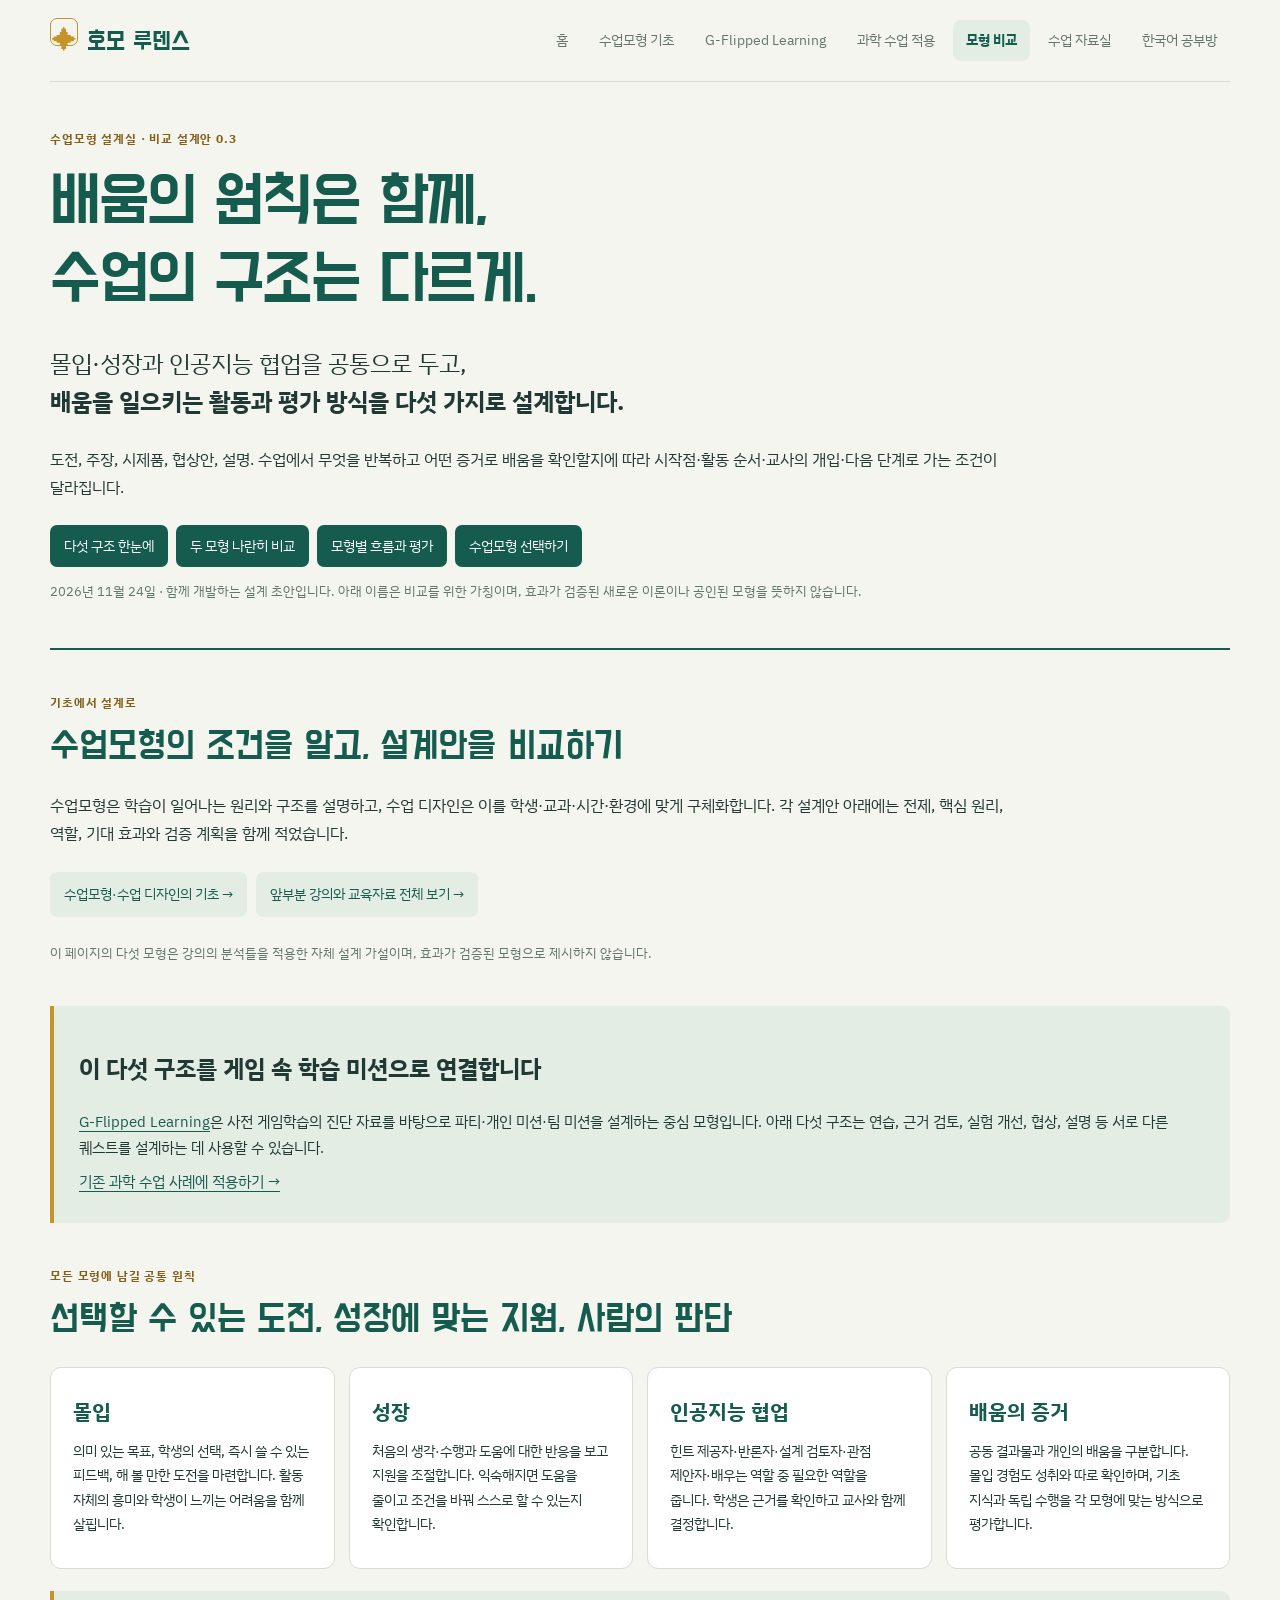
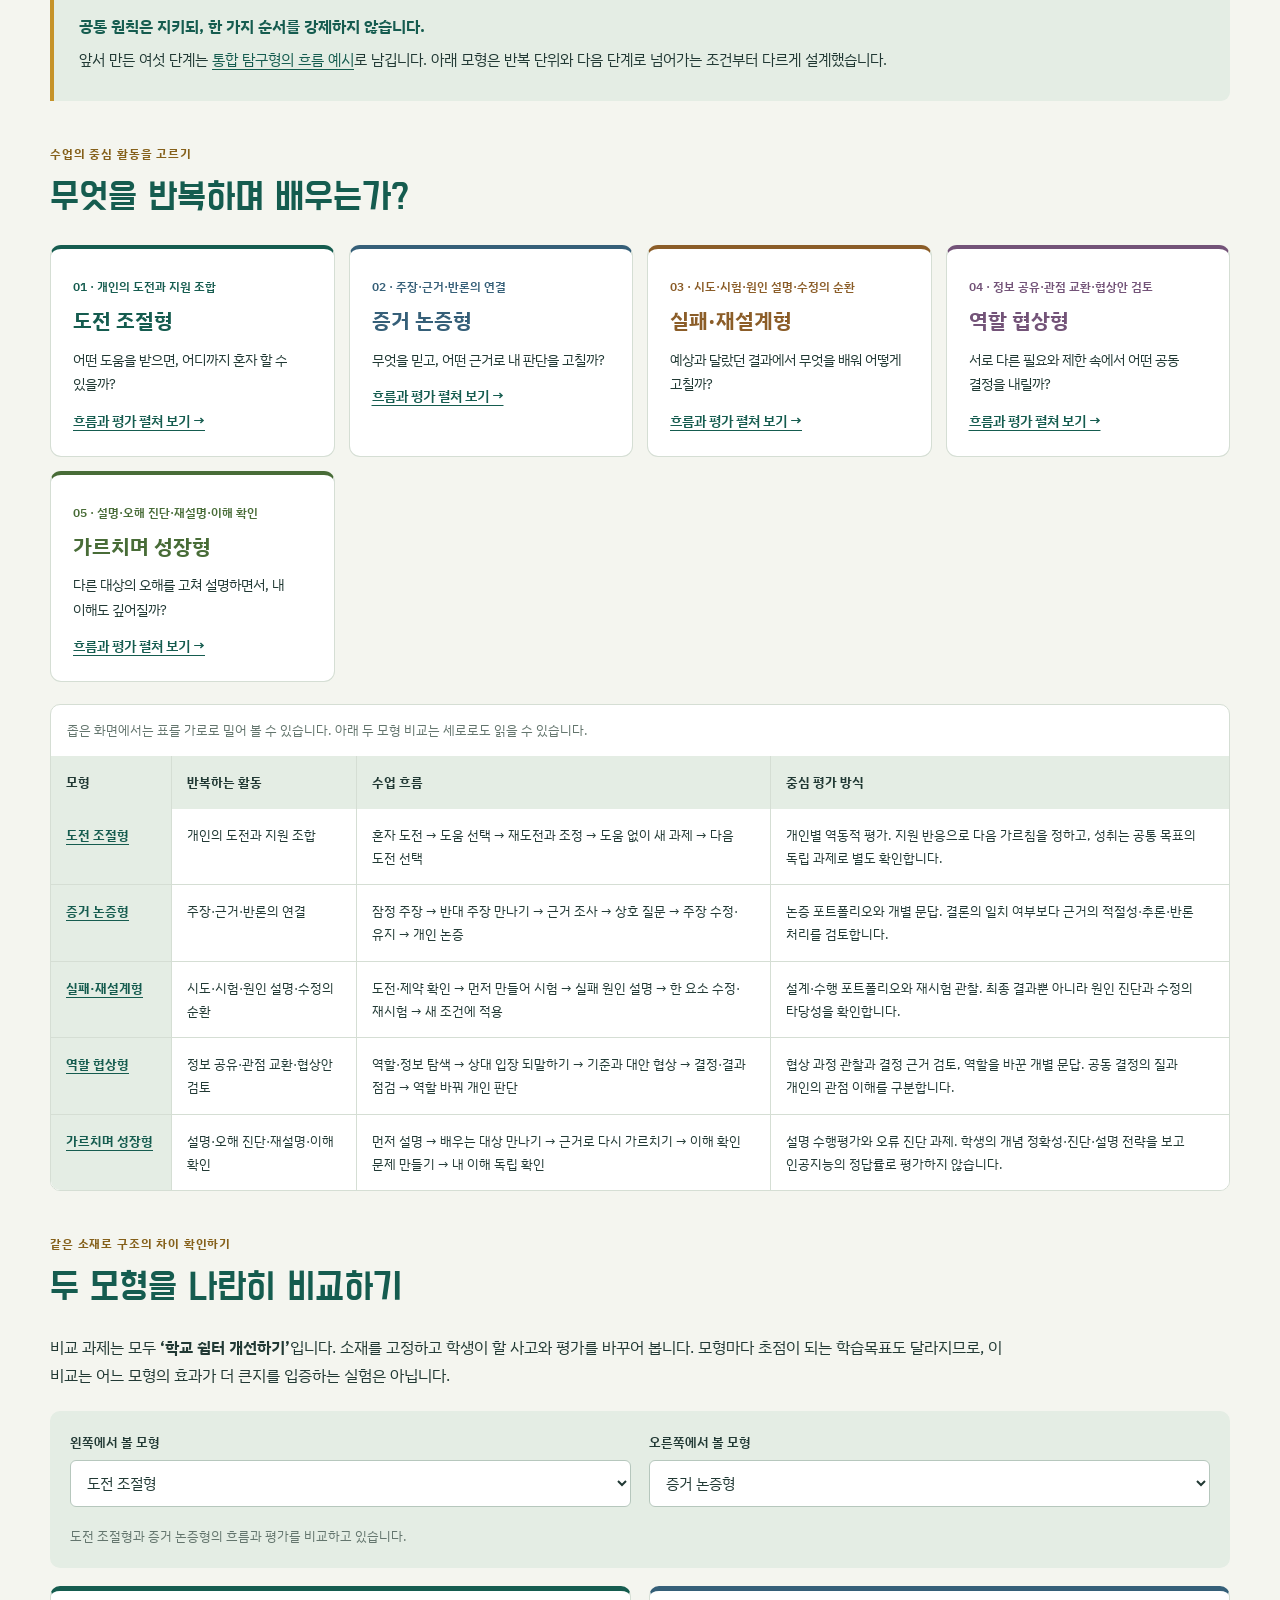
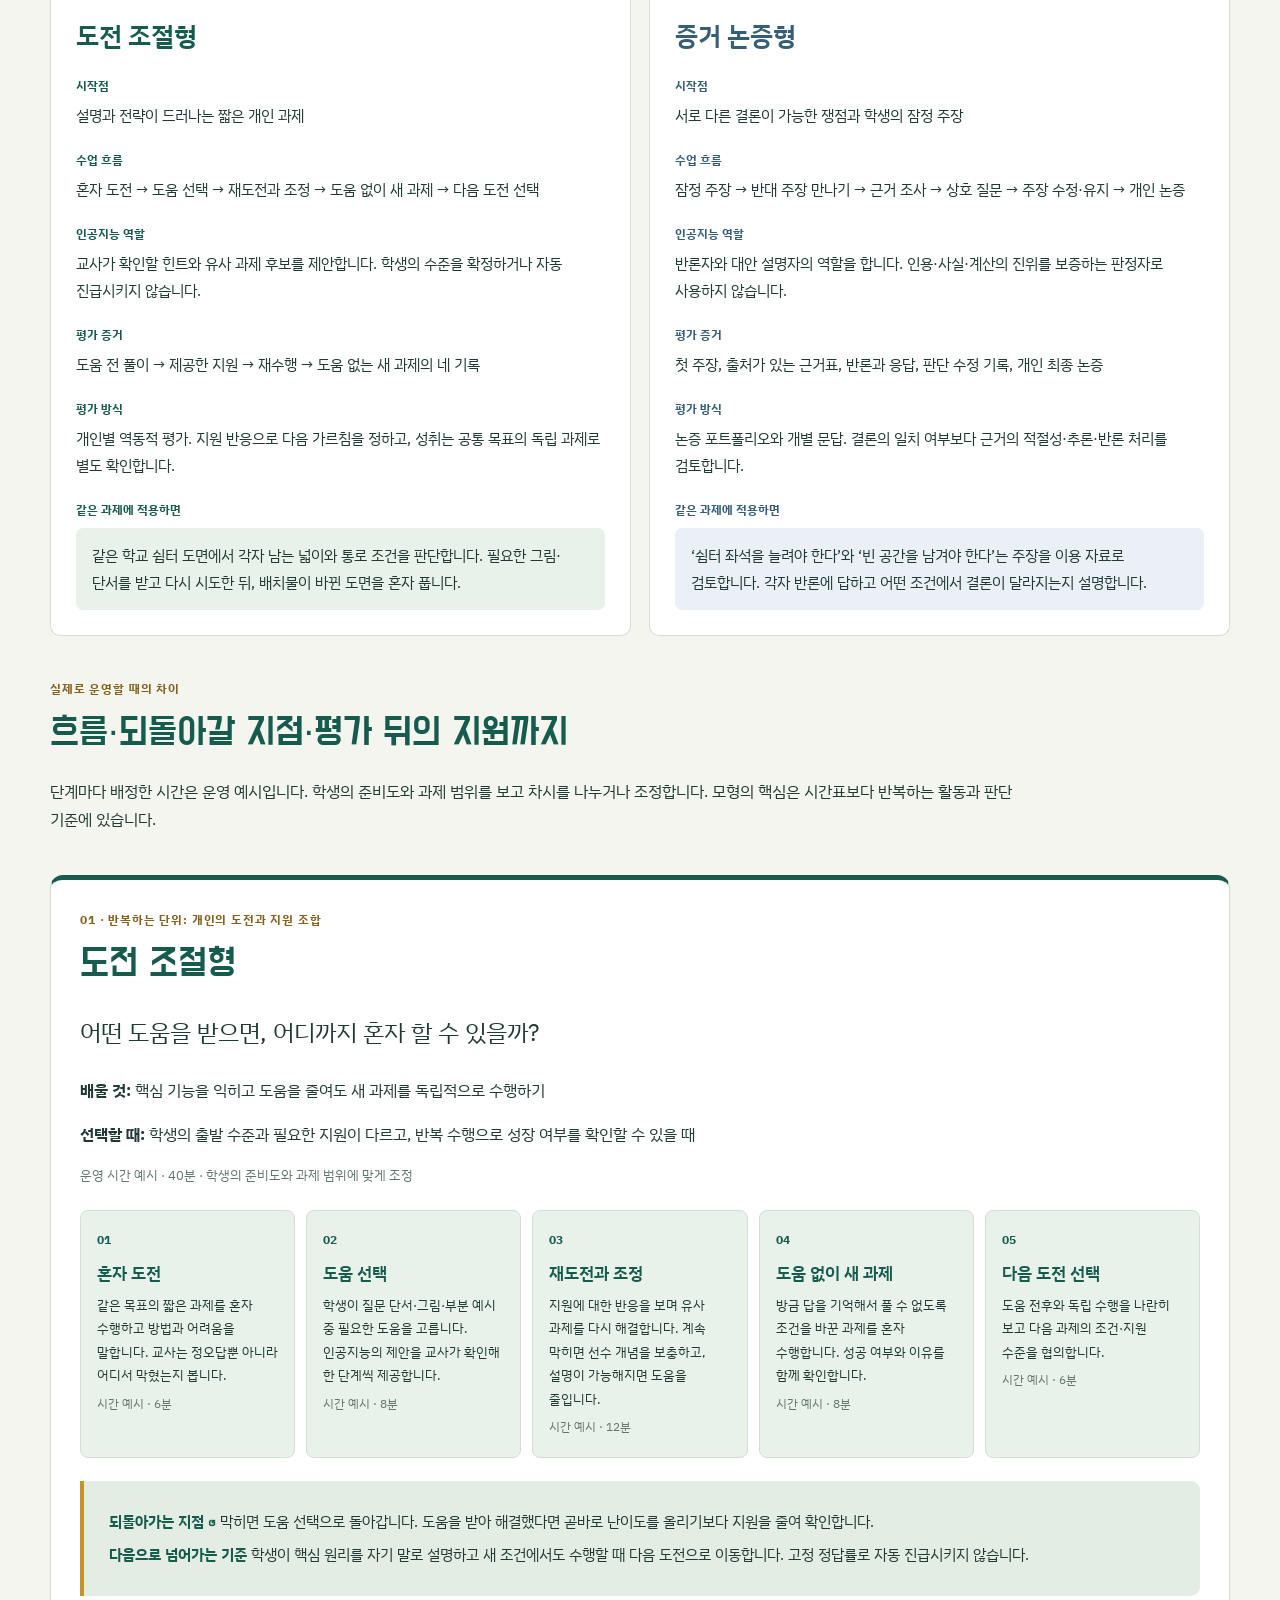
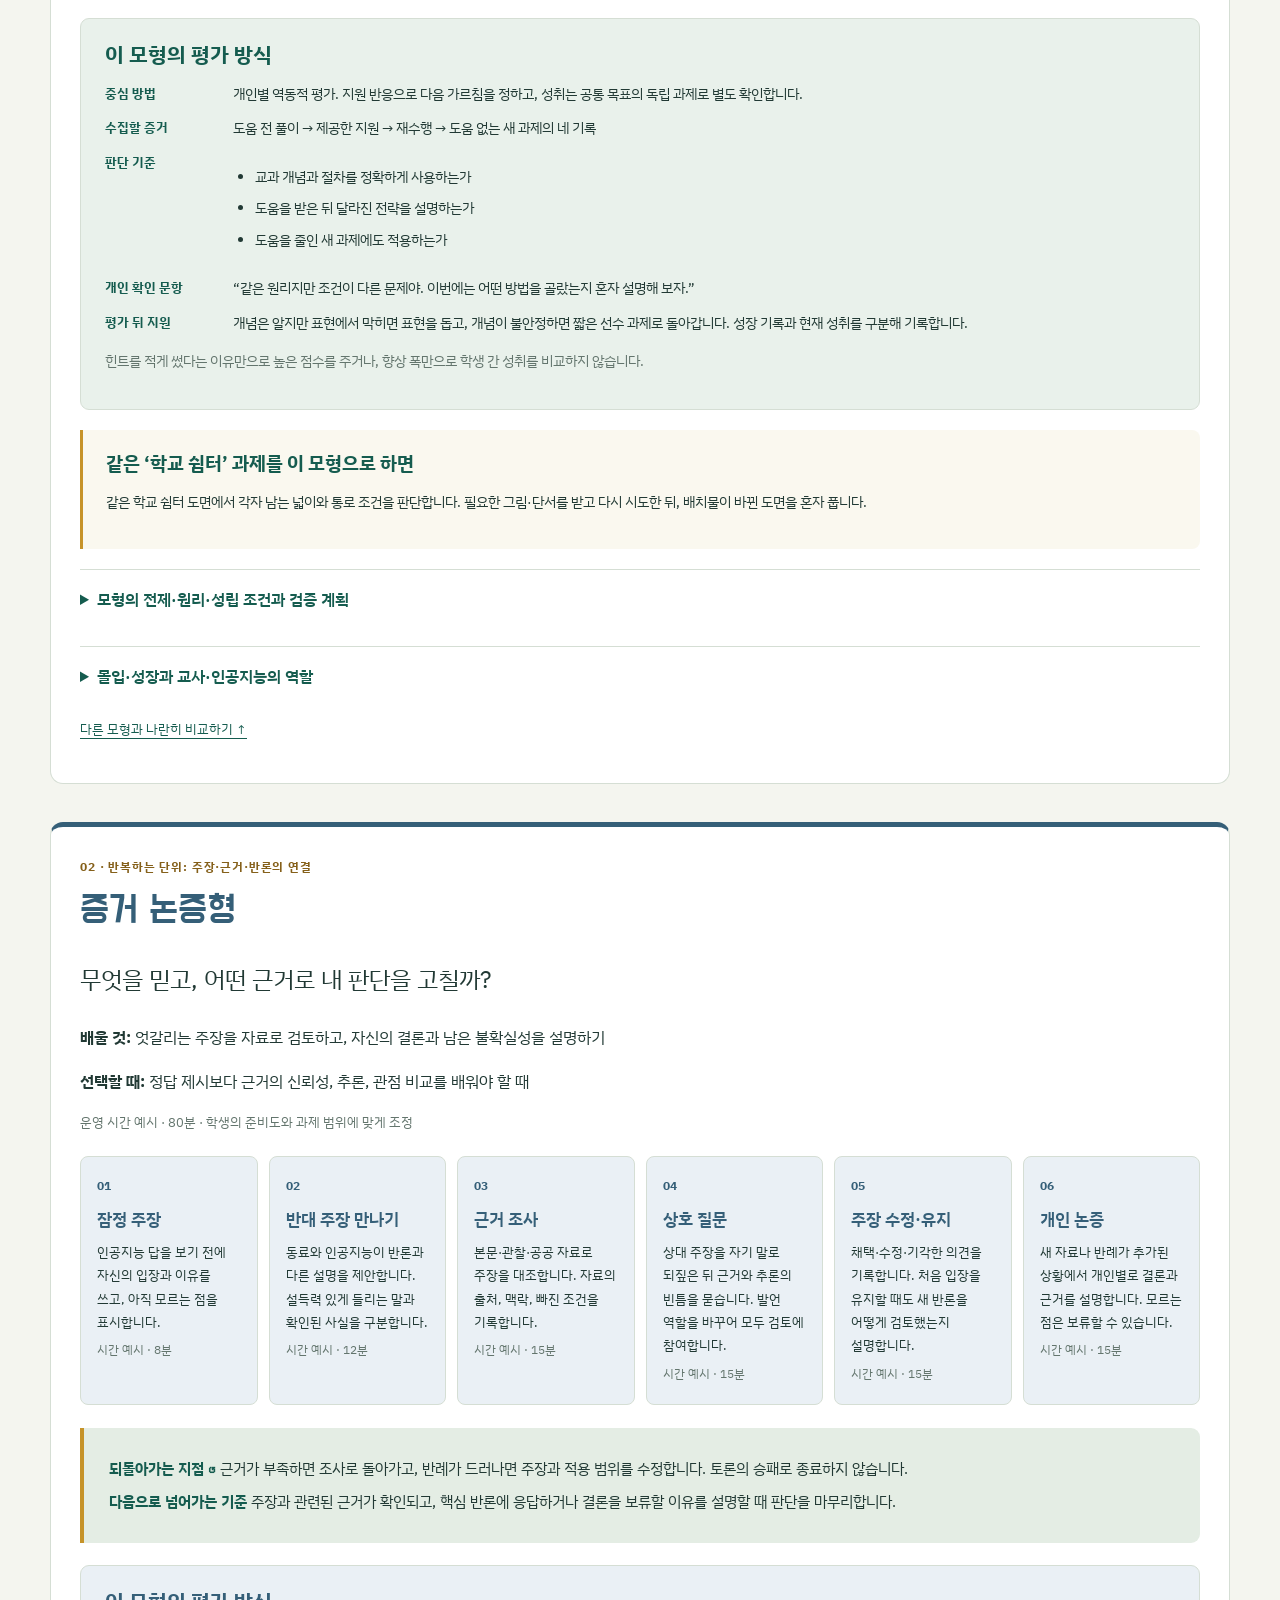
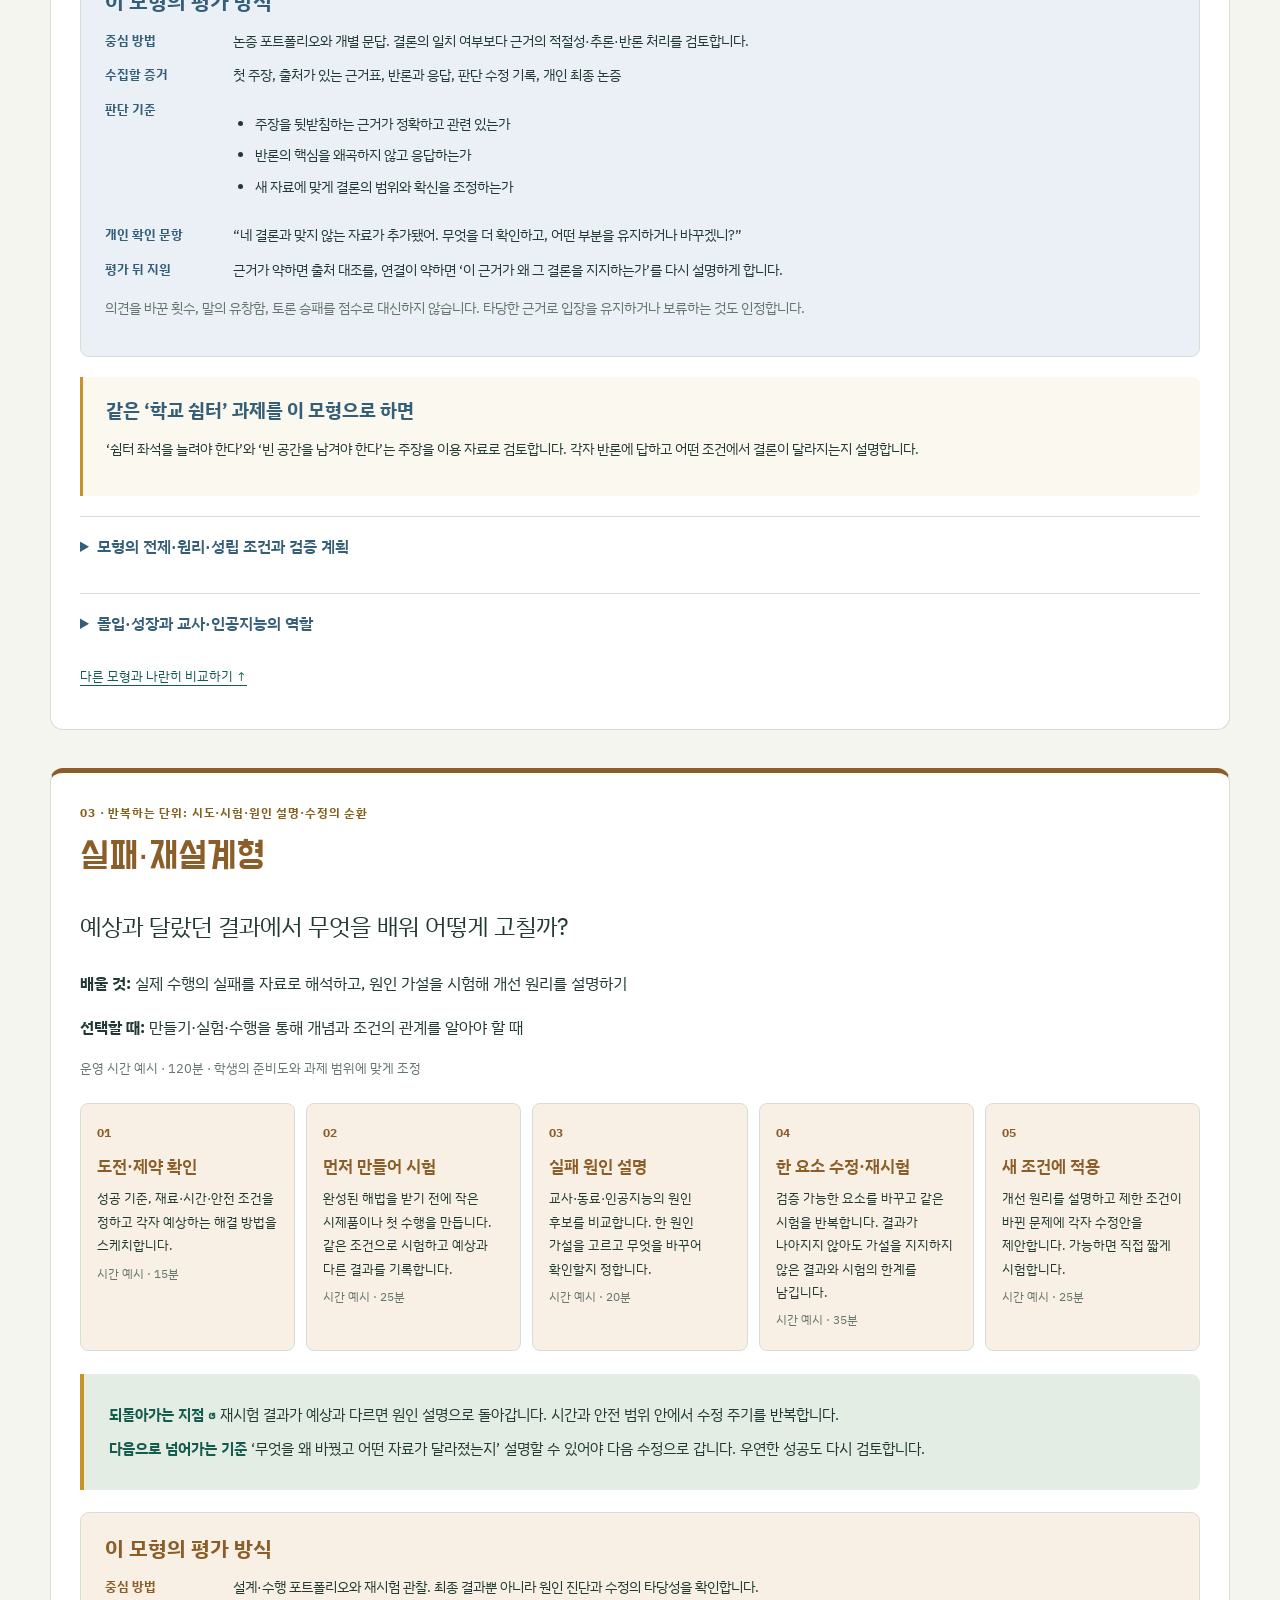
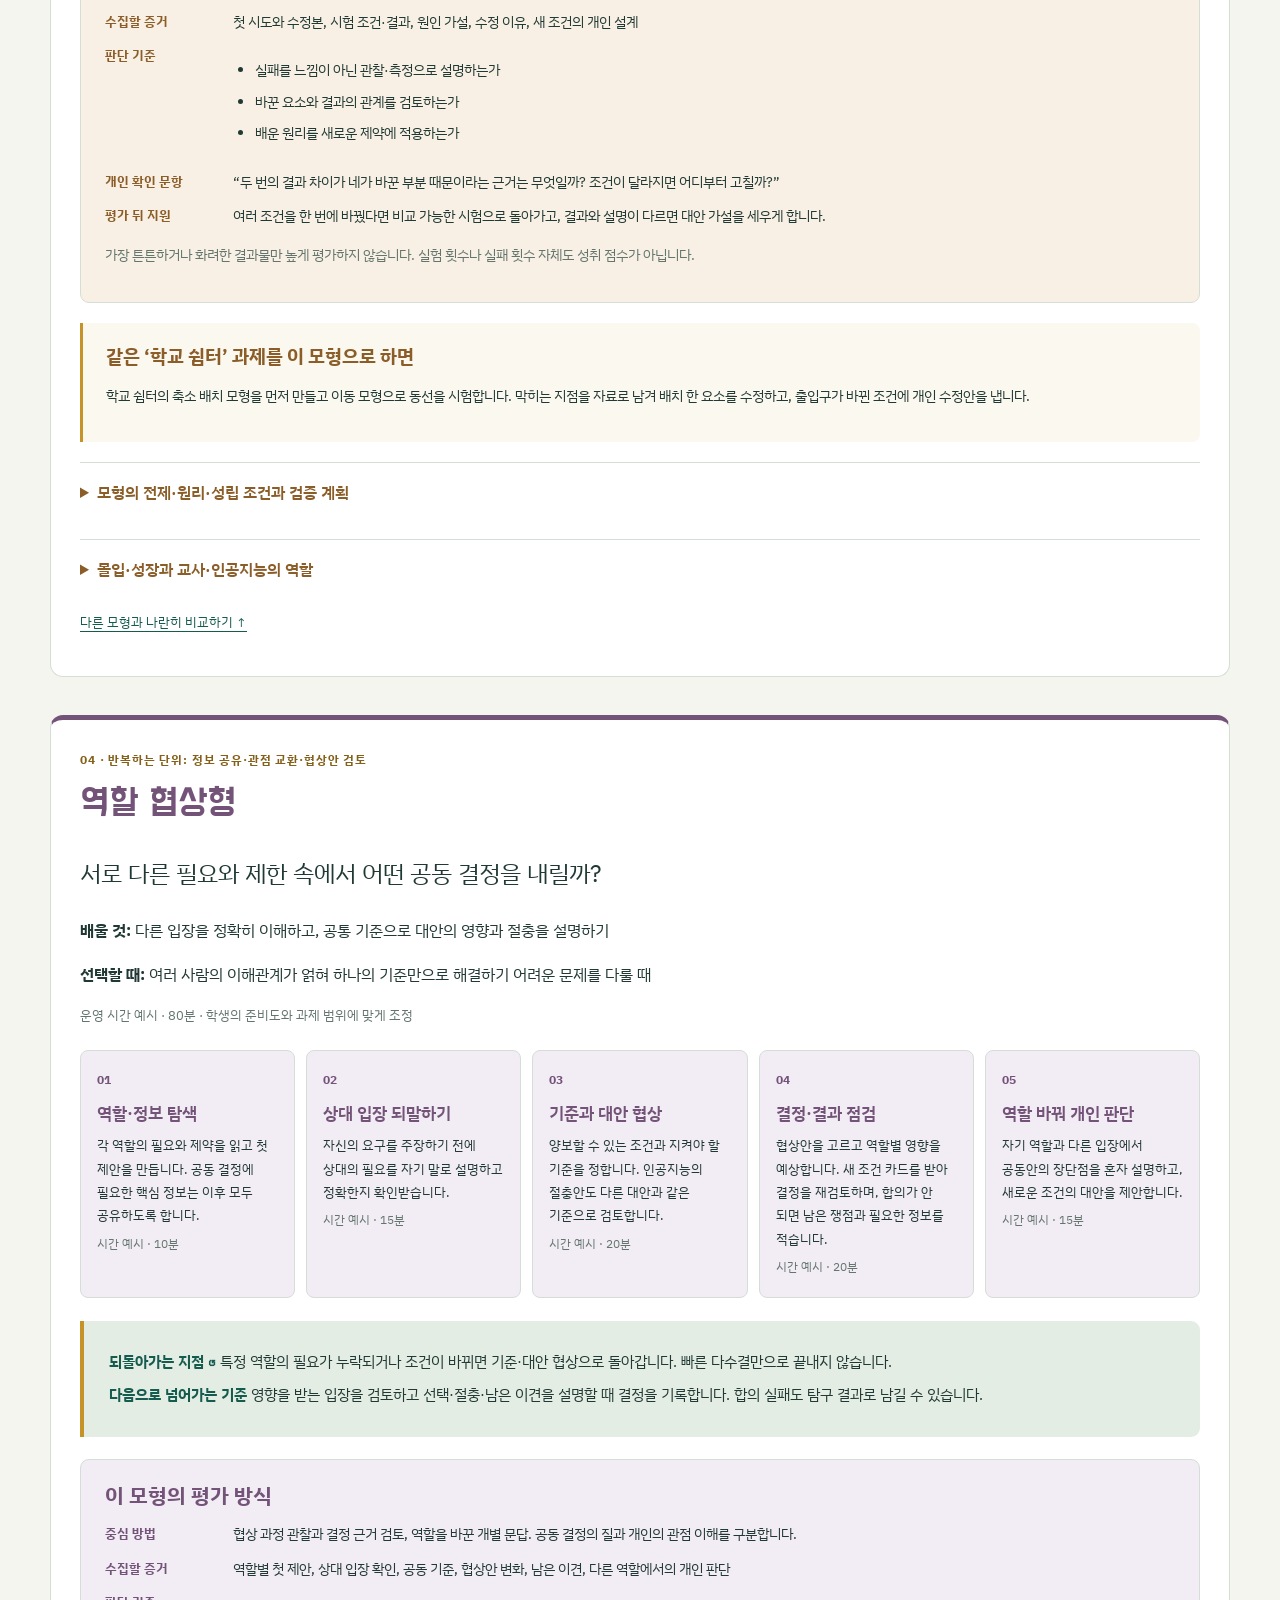
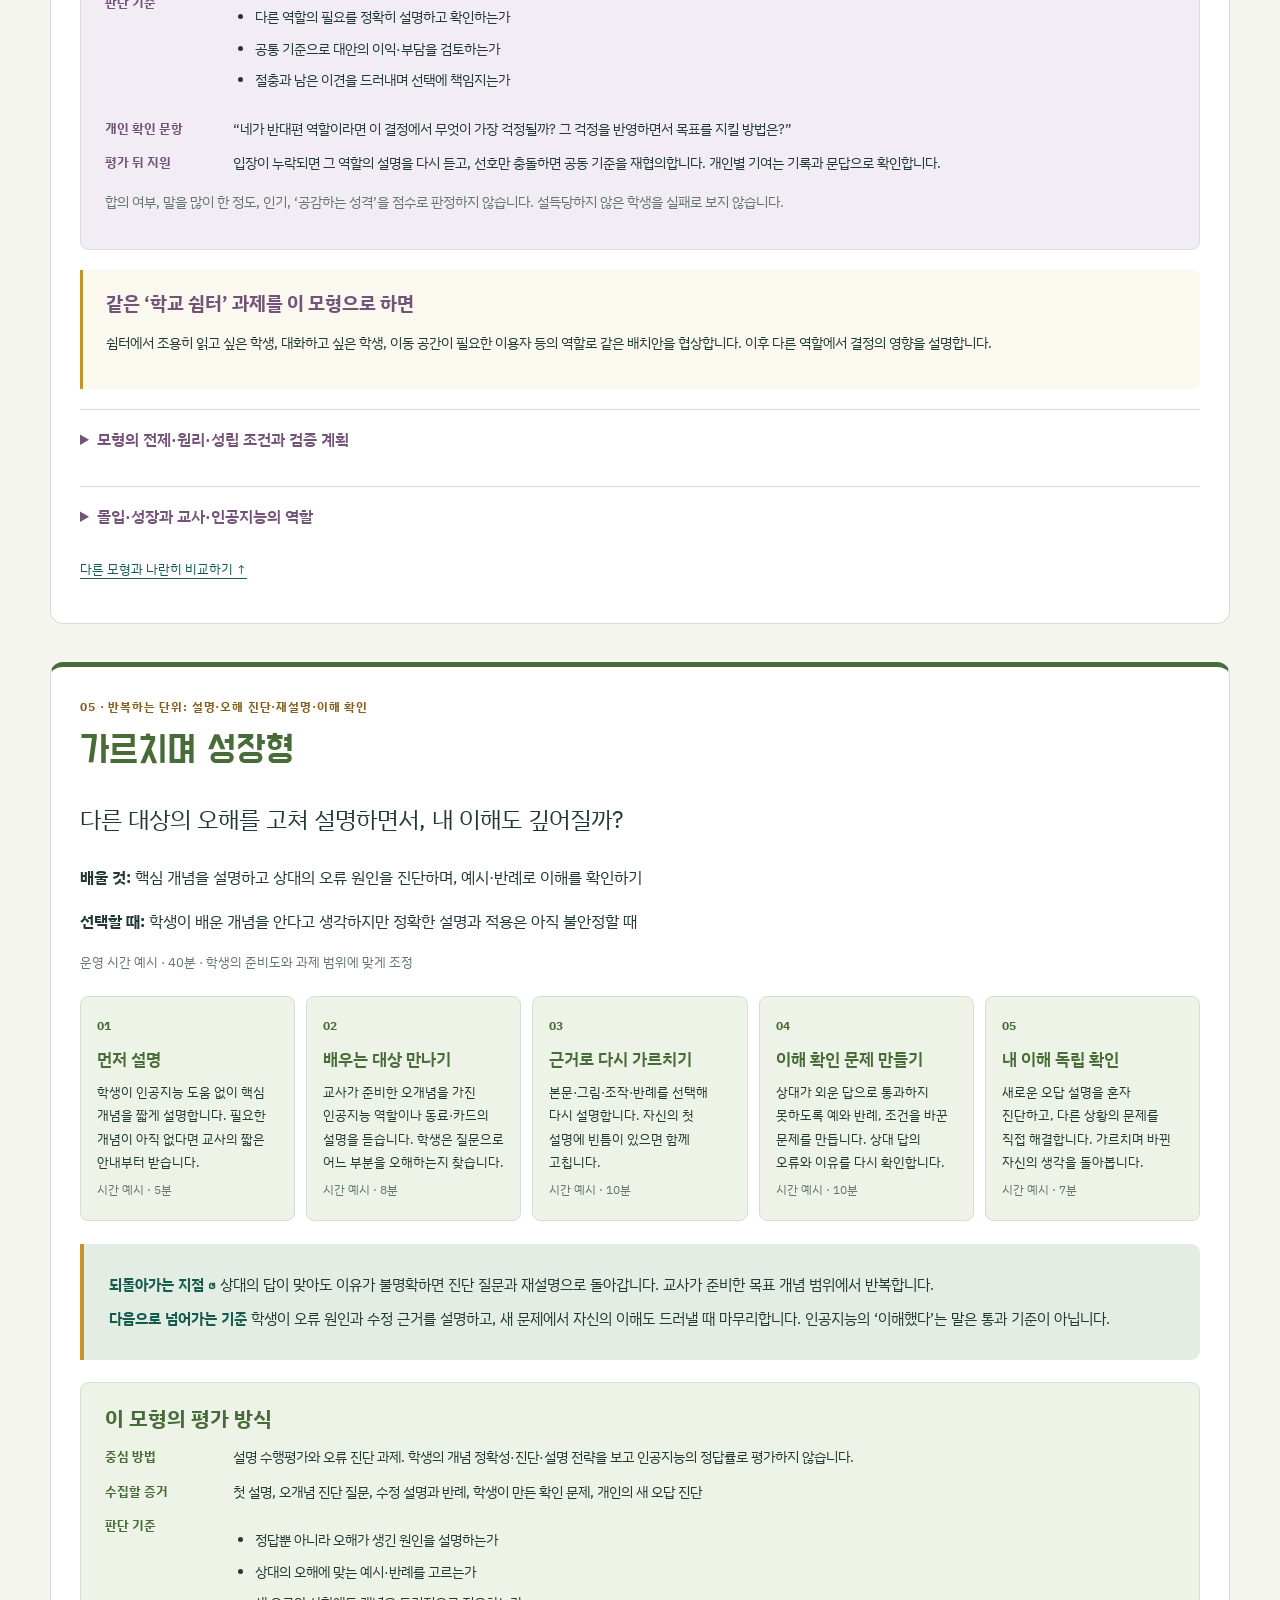
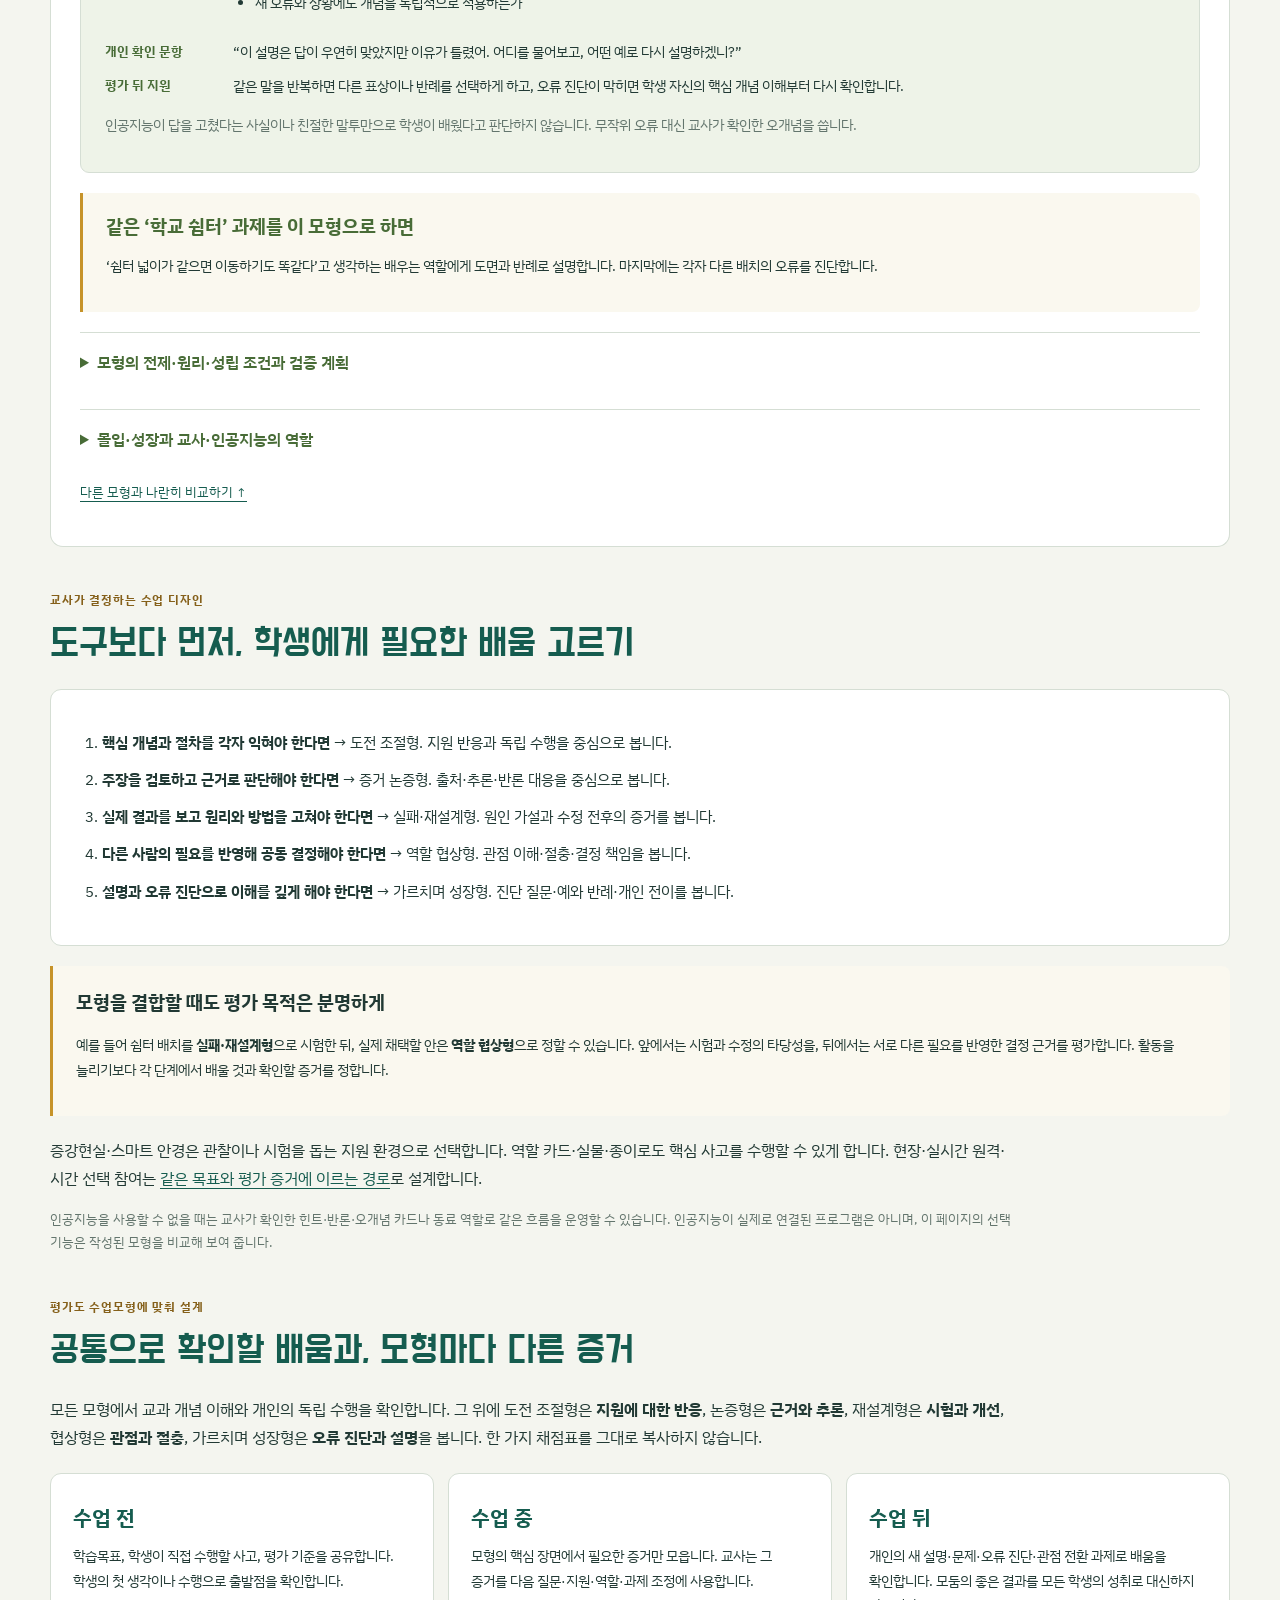
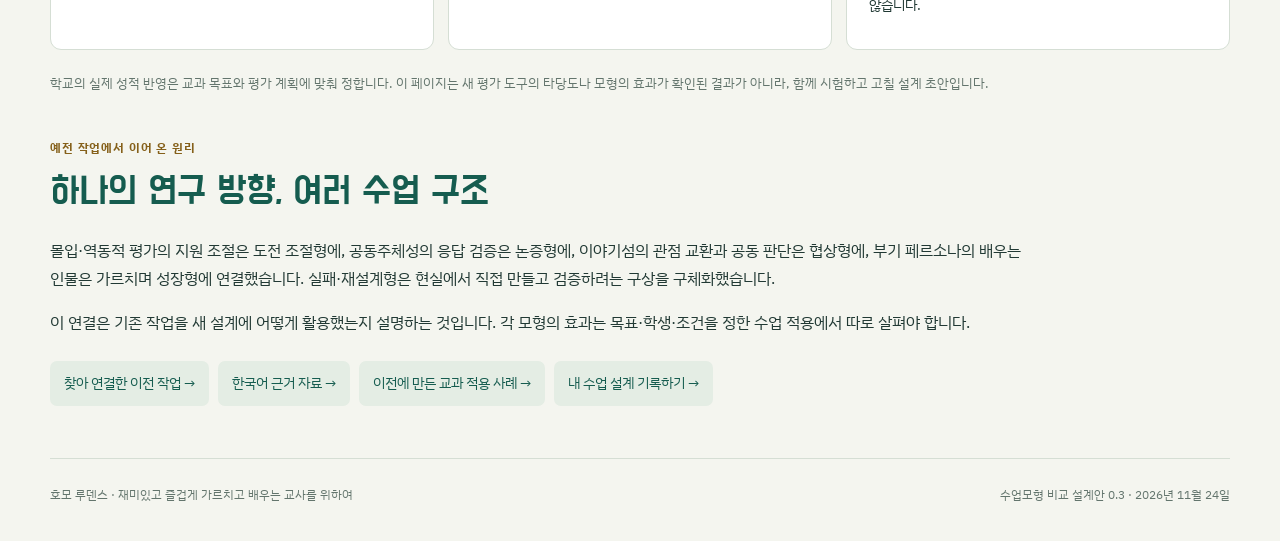
<file: teaching-models.html>
<!doctype html>
<html lang="ko"><head><meta charset="utf-8"><meta name="viewport" content="width=device-width,initial-scale=1"><meta name="description" content="몰입·성장과 인공지능 협업을 공유하며 수업 흐름과 평가 방법이 다른 다섯 수업모형. 도전 조절, 증거 논증, 실패·재설계, 역할 협상, 가르치며 성장을 비교합니다."><title>다섯 가지 수업모형 비교 · 호모 루덴스</title><link rel="stylesheet" href="./assets/lab.css"><link rel="stylesheet" href="./assets/teaching-models.css"><style>.tm-foundation table{min-width:0;width:100%}.tm-foundation th:first-child{width:27%;min-width:0}.tm-foundation td{min-width:0;overflow-wrap:anywhere}</style></head>
<body><a class="skip-link" href="#main">본문으로 건너뛰기</a><div class="shell"><header class="masthead"><a class="brand" href="./index.html"><span class="brand-mark" aria-hidden="true">✦</span>호모 루덴스</a><nav class="site-nav" aria-label="주 메뉴"><a href="./index.html">홈</a><a href="./teaching-foundations.html">수업모형 기초</a><a href="./g-flipped-learning.html">G-Flipped Learning</a><a href="./science-g-flipped.html">과학 수업 적용</a><a href="./teaching-models.html" aria-current="page">모형 비교</a><a href="./course-materials.html">수업 자료실</a><a href="./korean-study.html">한국어 공부방</a></nav></header>
<main id="main"><header class="tm-hero"><p class="tm-kicker">수업모형 설계실 · 비교 설계안 0.3</p><h1>배움의 원칙은 함께,<br>수업의 구조는 다르게.</h1><p class="tm-lede">몰입·성장과 인공지능 협업을 공통으로 두고,<br><strong>배움을 일으키는 활동과 평가 방식을 다섯 가지로 설계합니다.</strong></p><p>도전, 주장, 시제품, 협상안, 설명. 수업에서 무엇을 반복하고 어떤 증거로 배움을 확인할지에 따라 시작점·활동 순서·교사의 개입·다음 단계로 가는 조건이 달라집니다.</p><nav class="tm-nav" aria-label="수업모형 바로가기"><a href="#overview">다섯 구조 한눈에</a><a href="#comparison">두 모형 나란히 비교</a><a href="#adaptive">모형별 흐름과 평가</a><a href="#choose">수업모형 선택하기</a></nav><p class="tm-note">2026년 11월 24일 · 함께 개발하는 설계 초안입니다. 아래 이름은 비교를 위한 가칭이며, 효과가 검증된 새로운 이론이나 공인된 모형을 뜻하지 않습니다.</p></header>

<section class="tm-section" aria-labelledby="foundation-entry"><p class="tm-kicker">기초에서 설계로</p><h2 id="foundation-entry">수업모형의 조건을 알고, 설계안을 비교하기</h2><p>수업모형은 학습이 일어나는 원리와 구조를 설명하고, 수업 디자인은 이를 학생·교과·시간·환경에 맞게 구체화합니다. 각 설계안 아래에는 전제, 핵심 원리, 역할, 기대 효과와 검증 계획을 함께 적었습니다.</p><div class="tm-footer"><a href="./teaching-foundations.html">수업모형·수업 디자인의 기초 →</a><a href="./course-materials.html">앞부분 강의와 교육자료 전체 보기 →</a></div><p class="tm-note">이 페이지의 다섯 모형은 강의의 분석틀을 적용한 자체 설계 가설이며, 효과가 검증된 모형으로 제시하지 않습니다.</p></section>

<section class="tm-callout" id="game-quest-connection"><h2>이 다섯 구조를 게임 속 학습 미션으로 연결합니다</h2><p><a href="./g-flipped-learning.html">G-Flipped Learning</a>은 사전 게임학습의 진단 자료를 바탕으로 파티·개인 미션·팀 미션을 설계하는 중심 모형입니다. 아래 다섯 구조는 연습, 근거 검토, 실험 개선, 협상, 설명 등 서로 다른 퀘스트를 설계하는 데 사용할 수 있습니다.</p><p><a href="./science-g-flipped.html">기존 과학 수업 사례에 적용하기 →</a></p></section><section class="tm-section" id="shared"><p class="tm-kicker">모든 모형에 남길 공통 원칙</p><h2>선택할 수 있는 도전, 성장에 맞는 지원, 사람의 판단</h2><div class="tm-shared"><article><h3>몰입</h3><p>의미 있는 목표, 학생의 선택, 즉시 쓸 수 있는 피드백, 해 볼 만한 도전을 마련합니다. 활동 자체의 흥미와 학생이 느끼는 어려움을 함께 살핍니다.</p></article><article><h3>성장</h3><p>처음의 생각·수행과 도움에 대한 반응을 보고 지원을 조절합니다. 익숙해지면 도움을 줄이고 조건을 바꿔 스스로 할 수 있는지 확인합니다.</p></article><article><h3>인공지능 협업</h3><p>힌트 제공자·반론자·설계 검토자·관점 제안자·배우는 역할 중 필요한 역할을 줍니다. 학생은 근거를 확인하고 교사와 함께 결정합니다.</p></article><article><h3>배움의 증거</h3><p>공동 결과물과 개인의 배움을 구분합니다. 몰입 경험도 성취와 따로 확인하며, 기초 지식과 독립 수행을 각 모형에 맞는 방식으로 평가합니다.</p></article></div><div class="tm-callout"><strong>공통 원칙은 지키되, 한 가지 순서를 강제하지 않습니다.</strong><p>앞서 만든 여섯 단계는 <a href="./co-learning-model.html#cycle">통합 탐구형의 흐름 예시</a>로 남깁니다. 아래 모형은 반복 단위와 다음 단계로 넘어가는 조건부터 다르게 설계했습니다.</p></div></section>

<section class="tm-section" id="overview"><p class="tm-kicker">수업의 중심 활동을 고르기</p><h2>무엇을 반복하며 배우는가?</h2><div class="tm-cards"><article class="tm-card" data-model="adaptive"><span>01 · 개인의 도전과 지원 조합</span><h3>도전 조절형</h3><p>어떤 도움을 받으면, 어디까지 혼자 할 수 있을까?</p><a href="#adaptive">흐름과 평가 펼쳐 보기 →</a></article><article class="tm-card" data-model="argument"><span>02 · 주장·근거·반론의 연결</span><h3>증거 논증형</h3><p>무엇을 믿고, 어떤 근거로 내 판단을 고칠까?</p><a href="#argument">흐름과 평가 펼쳐 보기 →</a></article><article class="tm-card" data-model="redesign"><span>03 · 시도·시험·원인 설명·수정의 순환</span><h3>실패·재설계형</h3><p>예상과 달랐던 결과에서 무엇을 배워 어떻게 고칠까?</p><a href="#redesign">흐름과 평가 펼쳐 보기 →</a></article><article class="tm-card" data-model="negotiation"><span>04 · 정보 공유·관점 교환·협상안 검토</span><h3>역할 협상형</h3><p>서로 다른 필요와 제한 속에서 어떤 공동 결정을 내릴까?</p><a href="#negotiation">흐름과 평가 펼쳐 보기 →</a></article><article class="tm-card" data-model="teach"><span>05 · 설명·오해 진단·재설명·이해 확인</span><h3>가르치며 성장형</h3><p>다른 대상의 오해를 고쳐 설명하면서, 내 이해도 깊어질까?</p><a href="#teach">흐름과 평가 펼쳐 보기 →</a></article></div><div class="tm-matrix" role="region" aria-label="모형별 수업 흐름과 평가 비교표" tabindex="0"><table><caption>좁은 화면에서는 표를 가로로 밀어 볼 수 있습니다. 아래 두 모형 비교는 세로로도 읽을 수 있습니다.</caption><thead><tr><th scope="col">모형</th><th scope="col">반복하는 활동</th><th scope="col">수업 흐름</th><th scope="col">중심 평가 방식</th></tr></thead><tbody><tr><th scope="row"><a href="#adaptive">도전 조절형</a></th><td>개인의 도전과 지원 조합</td><td>혼자 도전 → 도움 선택 → 재도전과 조정 → 도움 없이 새 과제 → 다음 도전 선택</td><td>개인별 역동적 평가. 지원 반응으로 다음 가르침을 정하고, 성취는 공통 목표의 독립 과제로 별도 확인합니다.</td></tr><tr><th scope="row"><a href="#argument">증거 논증형</a></th><td>주장·근거·반론의 연결</td><td>잠정 주장 → 반대 주장 만나기 → 근거 조사 → 상호 질문 → 주장 수정·유지 → 개인 논증</td><td>논증 포트폴리오와 개별 문답. 결론의 일치 여부보다 근거의 적절성·추론·반론 처리를 검토합니다.</td></tr><tr><th scope="row"><a href="#redesign">실패·재설계형</a></th><td>시도·시험·원인 설명·수정의 순환</td><td>도전·제약 확인 → 먼저 만들어 시험 → 실패 원인 설명 → 한 요소 수정·재시험 → 새 조건에 적용</td><td>설계·수행 포트폴리오와 재시험 관찰. 최종 결과뿐 아니라 원인 진단과 수정의 타당성을 확인합니다.</td></tr><tr><th scope="row"><a href="#negotiation">역할 협상형</a></th><td>정보 공유·관점 교환·협상안 검토</td><td>역할·정보 탐색 → 상대 입장 되말하기 → 기준과 대안 협상 → 결정·결과 점검 → 역할 바꿔 개인 판단</td><td>협상 과정 관찰과 결정 근거 검토, 역할을 바꾼 개별 문답. 공동 결정의 질과 개인의 관점 이해를 구분합니다.</td></tr><tr><th scope="row"><a href="#teach">가르치며 성장형</a></th><td>설명·오해 진단·재설명·이해 확인</td><td>먼저 설명 → 배우는 대상 만나기 → 근거로 다시 가르치기 → 이해 확인 문제 만들기 → 내 이해 독립 확인</td><td>설명 수행평가와 오류 진단 과제. 학생의 개념 정확성·진단·설명 전략을 보고 인공지능의 정답률로 평가하지 않습니다.</td></tr></tbody></table></div></section>

<section class="tm-section" id="comparison"><p class="tm-kicker">같은 소재로 구조의 차이 확인하기</p><h2>두 모형을 나란히 비교하기</h2><p>비교 과제는 모두 <strong>‘학교 쉼터 개선하기’</strong>입니다. 소재를 고정하고 학생이 할 사고와 평가를 바꾸어 봅니다. 모형마다 초점이 되는 학습목표도 달라지므로, 이 비교는 어느 모형의 효과가 더 큰지를 입증하는 실험은 아닙니다.</p><div class="tm-selectors" id="model-selectors" hidden><div><label for="compare-left">왼쪽에서 볼 모형</label><select id="compare-left"><option value="adaptive" selected>도전 조절형</option><option value="argument">증거 논증형</option><option value="redesign">실패·재설계형</option><option value="negotiation">역할 협상형</option><option value="teach">가르치며 성장형</option></select></div><div><label for="compare-right">오른쪽에서 볼 모형</label><select id="compare-right"><option value="adaptive">도전 조절형</option><option value="argument" selected>증거 논증형</option><option value="redesign">실패·재설계형</option><option value="negotiation">역할 협상형</option><option value="teach">가르치며 성장형</option></select></div><p id="compare-status" role="status">도전 조절형과 증거 논증형을 비교합니다.</p></div><noscript><p class="tm-note">현재 도전 조절형과 증거 논증형의 기본 비교를 표시합니다. 자바스크립트를 사용하면 다른 조합을 선택할 수 있습니다. 다섯 모형의 전체 설명은 아래에 있습니다.</p></noscript><div class="tm-compare"><article class="tm-output" id="compare-left-output" data-model="adaptive"><h3>도전 조절형</h3><dl><dt>시작점</dt><dd>설명과 전략이 드러나는 짧은 개인 과제</dd><dt>수업 흐름</dt><dd>혼자 도전 → 도움 선택 → 재도전과 조정 → 도움 없이 새 과제 → 다음 도전 선택</dd><dt>인공지능 역할</dt><dd>교사가 확인할 힌트와 유사 과제 후보를 제안합니다. 학생의 수준을 확정하거나 자동 진급시키지 않습니다.</dd><dt>평가 증거</dt><dd>도움 전 풀이 → 제공한 지원 → 재수행 → 도움 없는 새 과제의 네 기록</dd><dt>평가 방식</dt><dd>개인별 역동적 평가. 지원 반응으로 다음 가르침을 정하고, 성취는 공통 목표의 독립 과제로 별도 확인합니다.</dd><dt>같은 과제에 적용하면</dt><dd>같은 학교 쉼터 도면에서 각자 남는 넓이와 통로 조건을 판단합니다. 필요한 그림·단서를 받고 다시 시도한 뒤, 배치물이 바뀐 도면을 혼자 풉니다.</dd></dl></article><article class="tm-output" id="compare-right-output" data-model="argument"><h3>증거 논증형</h3><dl><dt>시작점</dt><dd>서로 다른 결론이 가능한 쟁점과 학생의 잠정 주장</dd><dt>수업 흐름</dt><dd>잠정 주장 → 반대 주장 만나기 → 근거 조사 → 상호 질문 → 주장 수정·유지 → 개인 논증</dd><dt>인공지능 역할</dt><dd>반론자와 대안 설명자의 역할을 합니다. 인용·사실·계산의 진위를 보증하는 판정자로 사용하지 않습니다.</dd><dt>평가 증거</dt><dd>첫 주장, 출처가 있는 근거표, 반론과 응답, 판단 수정 기록, 개인 최종 논증</dd><dt>평가 방식</dt><dd>논증 포트폴리오와 개별 문답. 결론의 일치 여부보다 근거의 적절성·추론·반론 처리를 검토합니다.</dd><dt>같은 과제에 적용하면</dt><dd>‘쉼터 좌석을 늘려야 한다’와 ‘빈 공간을 남겨야 한다’는 주장을 이용 자료로 검토합니다. 각자 반론에 답하고 어떤 조건에서 결론이 달라지는지 설명합니다.</dd></dl></article></div></section>

<section class="tm-section" id="model-details"><p class="tm-kicker">실제로 운영할 때의 차이</p><h2>흐름·되돌아갈 지점·평가 뒤의 지원까지</h2><p>단계마다 배정한 시간은 운영 예시입니다. 학생의 준비도와 과제 범위를 보고 차시를 나누거나 조정합니다. 모형의 핵심은 시간표보다 반복하는 활동과 판단 기준에 있습니다.</p></section>

<article class="tm-model" id="adaptive" data-model="adaptive">
<header><p class="tm-kicker">01 · 반복하는 단위: 개인의 도전과 지원 조합</p><h2>도전 조절형</h2><p class="tm-lede">어떤 도움을 받으면, 어디까지 혼자 할 수 있을까?</p><p><strong>배울 것:</strong> 핵심 기능을 익히고 도움을 줄여도 새 과제를 독립적으로 수행하기</p><p><strong>선택할 때:</strong> 학생의 출발 수준과 필요한 지원이 다르고, 반복 수행으로 성장 여부를 확인할 수 있을 때</p><p class="tm-note">운영 시간 예시 · 40분 · 학생의 준비도와 과제 범위에 맞게 조정</p></header>
<ol class="tm-flow" aria-label="도전 조절형의 수업 흐름"><li><h3>혼자 도전</h3><p>같은 목표의 짧은 과제를 혼자 수행하고 방법과 어려움을 말합니다. 교사는 정오답뿐 아니라 어디서 막혔는지 봅니다.</p><small>시간 예시 · 6분</small></li><li><h3>도움 선택</h3><p>학생이 질문 단서·그림·부분 예시 중 필요한 도움을 고릅니다. 인공지능의 제안을 교사가 확인해 한 단계씩 제공합니다.</p><small>시간 예시 · 8분</small></li><li><h3>재도전과 조정</h3><p>지원에 대한 반응을 보며 유사 과제를 다시 해결합니다. 계속 막히면 선수 개념을 보충하고, 설명이 가능해지면 도움을 줄입니다.</p><small>시간 예시 · 12분</small></li><li><h3>도움 없이 새 과제</h3><p>방금 답을 기억해서 풀 수 없도록 조건을 바꾼 과제를 혼자 수행합니다. 성공 여부와 이유를 함께 확인합니다.</p><small>시간 예시 · 8분</small></li><li><h3>다음 도전 선택</h3><p>도움 전후와 독립 수행을 나란히 보고 다음 과제의 조건·지원 수준을 협의합니다.</p><small>시간 예시 · 6분</small></li></ol>
<div class="tm-callout"><p><strong>되돌아가는 지점 ↺</strong> 막히면 도움 선택으로 돌아갑니다. 도움을 받아 해결했다면 곧바로 난이도를 올리기보다 지원을 줄여 확인합니다.</p><p><strong>다음으로 넘어가는 기준</strong> 학생이 핵심 원리를 자기 말로 설명하고 새 조건에서도 수행할 때 다음 도전으로 이동합니다. 고정 정답률로 자동 진급시키지 않습니다.</p></div>
<div class="tm-evaluation"><h3>이 모형의 평가 방식</h3><dl><dt>중심 방법</dt><dd>개인별 역동적 평가. 지원 반응으로 다음 가르침을 정하고, 성취는 공통 목표의 독립 과제로 별도 확인합니다.</dd><dt>수집할 증거</dt><dd>도움 전 풀이 → 제공한 지원 → 재수행 → 도움 없는 새 과제의 네 기록</dd><dt>판단 기준</dt><dd><ul><li>교과 개념과 절차를 정확하게 사용하는가</li><li>도움을 받은 뒤 달라진 전략을 설명하는가</li><li>도움을 줄인 새 과제에도 적용하는가</li></ul></dd><dt>개인 확인 문항</dt><dd>“같은 원리지만 조건이 다른 문제야. 이번에는 어떤 방법을 골랐는지 혼자 설명해 보자.”</dd><dt>평가 뒤 지원</dt><dd>개념은 알지만 표현에서 막히면 표현을 돕고, 개념이 불안정하면 짧은 선수 과제로 돌아갑니다. 성장 기록과 현재 성취를 구분해 기록합니다.</dd></dl><p class="tm-note">힌트를 적게 썼다는 이유만으로 높은 점수를 주거나, 향상 폭만으로 학생 간 성취를 비교하지 않습니다.</p></div>
<div class="tm-example"><h3>같은 ‘학교 쉼터’ 과제를 이 모형으로 하면</h3><p>같은 학교 쉼터 도면에서 각자 남는 넓이와 통로 조건을 판단합니다. 필요한 그림·단서를 받고 다시 시도한 뒤, 배치물이 바뀐 도면을 혼자 풉니다.</p></div>
<details><summary>모형의 전제·원리·성립 조건과 검증 계획</summary><p class="tm-note">강의의 분석틀을 적용한 자체 설계 가설입니다. 모형의 효과는 아직 검증하지 않았습니다.</p><div class="tm-matrix tm-foundation" role="region" aria-label="도전 조절형의 설계 근거와 적용 조건" tabindex="0"><table><caption>도전 조절형 · 수업 흐름이 작동할 조건을 점검하는 설계표</caption><thead><tr><th scope="col">점검할 요소</th><th scope="col">이 모형에서의 설계</th></tr></thead><tbody><tr><th scope="row">전제와 학습자상</th><td>학생은 같은 목표에서도 혼자 수행할 수 있는 범위와 도움을 받아 가능한 범위가 다르며, 그 범위는 학습하면서 변한다고 가정합니다. 교사는 정답과 함께 지원에 대한 반응을 보고 다음 과제를 판단합니다.</td></tr><tr><th scope="row">학습이 일어나는 기제</th><td>진단 → 수준에 맞는 도움 → 재수행 → 도움을 줄인 새 과제의 연결이 개념 이해와 독립 수행을 돕는다는 설계 가설입니다. 해 볼 만한 도전과 선택은 몰입을 지원할 수 있으나, 도움을 받아 성공한 것을 독립 성취로 해석하지 않습니다.</td></tr><tr><th scope="row">사회적 체제와 판단 권한</th><td>개인이 먼저 시도하고 교사와 학생이 필요한 도움을 협의합니다. 도움을 요청할 권리를 보장하며 학생끼리 도움의 양을 서열화하지 않습니다. 인공지능은 후보를 제안하고 교사가 적합성을 확인하며, 학생은 선택 이유를 설명합니다.</td></tr><tr><th scope="row">기대하는 직접 효과</th><td>목표 개념·기능의 정확성, 도움을 줄인 새 조건에서의 독립 수행을 기대합니다.</td></tr><tr><th scope="row">기대하는 부수적 효과</th><td>적절히 도움을 구하고 자신의 어려움과 다음 전략을 점검하는 태도를 기대합니다. 별도로 관찰하기 전에는 확보된 성과로 보지 않습니다.</td></tr><tr><th scope="row">지켜야 할 핵심 원리</th><td><ul><li>도움 전 수행, 실제 제공한 도움, 도움 후 수행을 구별하여 기록합니다.</li><li>지원에 대한 반응으로 도움을 조절하되 핵심 학습목표를 유지합니다.</li><li>기억한 답으로 통과하기 어려운 새 과제로 독립 수행을 확인합니다.</li></ul></td></tr><tr><th scope="row">경계 조건과 보완</th><td><ul><li>선수 개념이 없으면 힌트만 늘리지 않고 짧은 설명·예시 학습을 먼저 제공합니다.</li><li>과제 형태·난이도가 크게 다르면 지원 전후 기록을 단순 비교하기 어렵습니다.</li><li>학급 규모에 비해 관찰 시간이 부족하면 모든 학생을 실시간 정밀 진단한다고 약속하지 않고 핵심 장면부터 확인합니다.</li></ul></td></tr><tr><th scope="row">최소 적용·검증 계획</th><td><ul><li>수업 전 목표 개념과 공통 판단 기준을 정하고 개인의 첫 수행을 확보합니다.</li><li>누가 어떤 도움을 받았는지, 실제로 그 도움을 사용했는지 기록합니다.</li><li>지원 후에는 조건이 다른 개인 과제를 실시하여 전략 설명과 독립 수행을 함께 봅니다.</li><li>학생이 느낀 도전 정도·흥미·지원 부담을 성취와 따로 묻고, 지원 조절이 어려웠던 조건을 다음 수업에 반영합니다.</li></ul></td></tr><tr><th scope="row">강의 틀과의 연결</th><td>강의의 인지부하·비계 조절·목표–활동–평가 정렬 틀을 기존 역동적 평가 구상에 적용한 설계입니다. 근접발달영역을 정밀한 수치로 자동 측정한 결과는 아닙니다.</td></tr></tbody></table></div><p class="tm-note">한 번의 수업 전후 기록은 적용 가능성과 변화의 단서를 보여 줍니다. 모형이 변화를 일으켰다는 인과 효과를 입증하려면 비교 조건과 반복 적용을 포함한 별도 연구 설계가 필요합니다.</p></details>
<details><summary>몰입·성장과 교사·인공지능의 역할</summary><div class="tm-shared"><article><h3>몰입을 돕는 장치</h3><p>해 볼 만한 도전의 선택권과 곧바로 쓸 수 있는 피드백. 순위보다 이전의 나와 비교하는 성장 기록을 제공합니다.</p></article><article><h3>성장에 따른 지원 변화</h3><p>도움의 종류와 양을 바꾸었을 때 수행이 어떻게 달라지는지 확인하고, 독립 수행이 가능해지면 점검 질문도 학생에게 돌려줍니다.</p></article><article><h3>교사의 개입</h3><p>도움 전·중·후의 설명을 관찰하고, 과제의 목표는 유지하면서 표현·단서·선수 개념 지원을 조정합니다.</p></article><article><h3>인공지능의 협업 역할</h3><p>교사가 확인할 힌트와 유사 과제 후보를 제안합니다. 학생의 수준을 확정하거나 자동 진급시키지 않습니다.</p></article></div><p><strong>준비할 자료:</strong> 진단 과제, 단계별 힌트 카드, 지원 기록표, 조건을 바꾼 독립 과제</p><p><strong>교과에 옮기기:</strong> 독서의 추론 단서 찾기, 수학의 개념·절차 익히기, 실습의 오류 진단 연습에 적용할 수 있습니다.</p></details>
<p class="tm-note"><a href="#comparison">다른 모형과 나란히 비교하기 ↑</a></p>
</article>
<article class="tm-model" id="argument" data-model="argument">
<header><p class="tm-kicker">02 · 반복하는 단위: 주장·근거·반론의 연결</p><h2>증거 논증형</h2><p class="tm-lede">무엇을 믿고, 어떤 근거로 내 판단을 고칠까?</p><p><strong>배울 것:</strong> 엇갈리는 주장을 자료로 검토하고, 자신의 결론과 남은 불확실성을 설명하기</p><p><strong>선택할 때:</strong> 정답 제시보다 근거의 신뢰성, 추론, 관점 비교를 배워야 할 때</p><p class="tm-note">운영 시간 예시 · 80분 · 학생의 준비도와 과제 범위에 맞게 조정</p></header>
<ol class="tm-flow" aria-label="증거 논증형의 수업 흐름"><li><h3>잠정 주장</h3><p>인공지능 답을 보기 전에 자신의 입장과 이유를 쓰고, 아직 모르는 점을 표시합니다.</p><small>시간 예시 · 8분</small></li><li><h3>반대 주장 만나기</h3><p>동료와 인공지능이 반론과 다른 설명을 제안합니다. 설득력 있게 들리는 말과 확인된 사실을 구분합니다.</p><small>시간 예시 · 12분</small></li><li><h3>근거 조사</h3><p>본문·관찰·공공 자료로 주장을 대조합니다. 자료의 출처, 맥락, 빠진 조건을 기록합니다.</p><small>시간 예시 · 15분</small></li><li><h3>상호 질문</h3><p>상대 주장을 자기 말로 되짚은 뒤 근거와 추론의 빈틈을 묻습니다. 발언 역할을 바꾸어 모두 검토에 참여합니다.</p><small>시간 예시 · 15분</small></li><li><h3>주장 수정·유지</h3><p>채택·수정·기각한 의견을 기록합니다. 처음 입장을 유지할 때도 새 반론을 어떻게 검토했는지 설명합니다.</p><small>시간 예시 · 15분</small></li><li><h3>개인 논증</h3><p>새 자료나 반례가 추가된 상황에서 개인별로 결론과 근거를 설명합니다. 모르는 점은 보류할 수 있습니다.</p><small>시간 예시 · 15분</small></li></ol>
<div class="tm-callout"><p><strong>되돌아가는 지점 ↺</strong> 근거가 부족하면 조사로 돌아가고, 반례가 드러나면 주장과 적용 범위를 수정합니다. 토론의 승패로 종료하지 않습니다.</p><p><strong>다음으로 넘어가는 기준</strong> 주장과 관련된 근거가 확인되고, 핵심 반론에 응답하거나 결론을 보류할 이유를 설명할 때 판단을 마무리합니다.</p></div>
<div class="tm-evaluation"><h3>이 모형의 평가 방식</h3><dl><dt>중심 방법</dt><dd>논증 포트폴리오와 개별 문답. 결론의 일치 여부보다 근거의 적절성·추론·반론 처리를 검토합니다.</dd><dt>수집할 증거</dt><dd>첫 주장, 출처가 있는 근거표, 반론과 응답, 판단 수정 기록, 개인 최종 논증</dd><dt>판단 기준</dt><dd><ul><li>주장을 뒷받침하는 근거가 정확하고 관련 있는가</li><li>반론의 핵심을 왜곡하지 않고 응답하는가</li><li>새 자료에 맞게 결론의 범위와 확신을 조정하는가</li></ul></dd><dt>개인 확인 문항</dt><dd>“네 결론과 맞지 않는 자료가 추가됐어. 무엇을 더 확인하고, 어떤 부분을 유지하거나 바꾸겠니?”</dd><dt>평가 뒤 지원</dt><dd>근거가 약하면 출처 대조를, 연결이 약하면 ‘이 근거가 왜 그 결론을 지지하는가’를 다시 설명하게 합니다.</dd></dl><p class="tm-note">의견을 바꾼 횟수, 말의 유창함, 토론 승패를 점수로 대신하지 않습니다. 타당한 근거로 입장을 유지하거나 보류하는 것도 인정합니다.</p></div>
<div class="tm-example"><h3>같은 ‘학교 쉼터’ 과제를 이 모형으로 하면</h3><p>‘쉼터 좌석을 늘려야 한다’와 ‘빈 공간을 남겨야 한다’는 주장을 이용 자료로 검토합니다. 각자 반론에 답하고 어떤 조건에서 결론이 달라지는지 설명합니다.</p></div>
<details><summary>모형의 전제·원리·성립 조건과 검증 계획</summary><p class="tm-note">강의의 분석틀을 적용한 자체 설계 가설입니다. 모형의 효과는 아직 검증하지 않았습니다.</p><div class="tm-matrix tm-foundation" role="region" aria-label="증거 논증형의 설계 근거와 적용 조건" tabindex="0"><table><caption>증거 논증형 · 수업 흐름이 작동할 조건을 점검하는 설계표</caption><thead><tr><th scope="col">점검할 요소</th><th scope="col">이 모형에서의 설계</th></tr></thead><tbody><tr><th scope="row">전제와 학습자상</th><td>학습자는 초기 판단을 갖고 있으며, 자료와 다른 관점을 검토하면서 그 판단의 근거와 적용 범위를 조정할 수 있다고 가정합니다. 목표는 특정 의견에 동의하는 것이 아니라 근거 있는 판단입니다.</td></tr><tr><th scope="row">학습이 일어나는 기제</th><td>자기 주장 외화 → 반론과 근거 대조 → 추론 점검 → 판단 수정·유지·보류가 개념 이해와 비판적 사고를 돕는다는 가설입니다. 서로의 설명에 응답하여 논증을 발전시키는 상호작용이 필요합니다.</td></tr><tr><th scope="row">사회적 체제와 판단 권한</th><td>짝이나 소집단이 설명자·질문자·근거 확인자 역할을 바꿉니다. 사람을 평가하지 않고 주장과 증거를 검토하며, 보류와 소수 의견도 허용합니다. 교사는 자료의 적합성과 발언 기회를 보장하고, 최종 입장은 학생이 근거를 밝혀 판단합니다.</td></tr><tr><th scope="row">기대하는 직접 효과</th><td>자료의 신뢰성 판단, 주장과 근거의 연결, 핵심 반론에 대한 응답과 결론 범위의 조절을 기대합니다.</td></tr><tr><th scope="row">기대하는 부수적 효과</th><td>확신을 조절하는 태도, 타인의 관점을 정확히 듣는 습관, 자신의 판단 과정을 돌아보는 태도를 기대합니다.</td></tr><tr><th scope="row">지켜야 할 핵심 원리</th><td><ul><li>인공지능 답변 전에 학생의 첫 주장과 이유를 남깁니다.</li><li>반론을 실제 자료와 대조하고 주장–근거–추론의 연결을 확인합니다.</li><li>마지막에는 새 자료를 포함한 개인 논증으로 판단 근거를 확인합니다.</li></ul></td></tr><tr><th scope="row">경계 조건과 보완</th><td><ul><li>읽기 부담이나 배경지식 부족으로 논증에 진입하지 못하면 짧은 공통 자료와 설명을 제공합니다.</li><li>공개 반박이 부담스러운 학생에게는 글·짝 대화·순차 발언 경로를 마련합니다.</li><li>확인 가능한 자료와 충분한 시간이 없으면 논쟁의 범위를 줄입니다. 인공지능이 만든 인용을 검증 없이 근거로 쓰지 않습니다.</li></ul></td></tr><tr><th scope="row">최소 적용·검증 계획</th><td><ul><li>같은 쟁점에 대한 첫 주장과 근거를 확보하고 판단 기준을 미리 공유합니다.</li><li>반론이 자료 확인과 추론 점검으로 이어졌는지 대화·기록의 핵심 장면을 확인합니다.</li><li>추가 자료가 포함된 개인 논증을 첫 기록과 대조하여 근거·추론·반론 처리를 봅니다.</li><li>발언 기회와 흥미·부담을 따로 확인하고, 단순 의견 교환에 머문 단계는 자료나 질문을 바꿉니다.</li></ul></td></tr><tr><th scope="row">강의 틀과의 연결</th><td>소크라테스 문답 자료의 반례·후속 질문·개념 수정과 강의의 인지 관여·인식적 권위 배분을 연결한 설계입니다. 소크라테스 수업의 유일한 절차라는 뜻은 아닙니다.</td></tr></tbody></table></div><p class="tm-note">한 번의 수업 전후 기록은 적용 가능성과 변화의 단서를 보여 줍니다. 모형이 변화를 일으켰다는 인과 효과를 입증하려면 비교 조건과 반복 적용을 포함한 별도 연구 설계가 필요합니다.</p></details>
<details><summary>몰입·성장과 교사·인공지능의 역할</summary><div class="tm-shared"><article><h3>몰입을 돕는 장치</h3><p>엇갈리는 설명을 해결하는 지적 긴장, 자신의 입장을 선택하고 검토할 권한, 질문을 통해 드러나는 새로운 정보가 활동을 이끕니다.</p></article><article><h3>성장에 따른 지원 변화</h3><p>처음에는 주장·근거·반론 칸을 제공하고, 다음에는 학생이 스스로 확인 질문과 판단 기준을 구성하게 합니다.</p></article><article><h3>교사의 개입</h3><p>학생이 결론을 고치기 전에 근거와 추론을 구분하도록 묻고, 자료 접근과 발언 기회를 조정합니다.</p></article><article><h3>인공지능의 협업 역할</h3><p>반론자와 대안 설명자의 역할을 합니다. 인용·사실·계산의 진위를 보증하는 판정자로 사용하지 않습니다.</p></article></div><p><strong>준비할 자료:</strong> 쟁점 카드, 서로 다른 자료, 근거의 출처표, 주장·반론 기록지, 추가 자료 카드</p><p><strong>교과에 옮기기:</strong> 인물의 선택을 판단하는 독서, 과학 설명의 비교, 사회 쟁점과 정보 검증에 적용할 수 있습니다.</p></details>
<p class="tm-note"><a href="#comparison">다른 모형과 나란히 비교하기 ↑</a></p>
</article>
<article class="tm-model" id="redesign" data-model="redesign">
<header><p class="tm-kicker">03 · 반복하는 단위: 시도·시험·원인 설명·수정의 순환</p><h2>실패·재설계형</h2><p class="tm-lede">예상과 달랐던 결과에서 무엇을 배워 어떻게 고칠까?</p><p><strong>배울 것:</strong> 실제 수행의 실패를 자료로 해석하고, 원인 가설을 시험해 개선 원리를 설명하기</p><p><strong>선택할 때:</strong> 만들기·실험·수행을 통해 개념과 조건의 관계를 알아야 할 때</p><p class="tm-note">운영 시간 예시 · 120분 · 학생의 준비도와 과제 범위에 맞게 조정</p></header>
<ol class="tm-flow" aria-label="실패·재설계형의 수업 흐름"><li><h3>도전·제약 확인</h3><p>성공 기준, 재료·시간·안전 조건을 정하고 각자 예상하는 해결 방법을 스케치합니다.</p><small>시간 예시 · 15분</small></li><li><h3>먼저 만들어 시험</h3><p>완성된 해법을 받기 전에 작은 시제품이나 첫 수행을 만듭니다. 같은 조건으로 시험하고 예상과 다른 결과를 기록합니다.</p><small>시간 예시 · 25분</small></li><li><h3>실패 원인 설명</h3><p>교사·동료·인공지능의 원인 후보를 비교합니다. 한 원인 가설을 고르고 무엇을 바꾸어 확인할지 정합니다.</p><small>시간 예시 · 20분</small></li><li><h3>한 요소 수정·재시험</h3><p>검증 가능한 요소를 바꾸고 같은 시험을 반복합니다. 결과가 나아지지 않아도 가설을 지지하지 않은 결과와 시험의 한계를 남깁니다.</p><small>시간 예시 · 35분</small></li><li><h3>새 조건에 적용</h3><p>개선 원리를 설명하고 제한 조건이 바뀐 문제에 각자 수정안을 제안합니다. 가능하면 직접 짧게 시험합니다.</p><small>시간 예시 · 25분</small></li></ol>
<div class="tm-callout"><p><strong>되돌아가는 지점 ↺</strong> 재시험 결과가 예상과 다르면 원인 설명으로 돌아갑니다. 시간과 안전 범위 안에서 수정 주기를 반복합니다.</p><p><strong>다음으로 넘어가는 기준</strong> ‘무엇을 왜 바꿨고 어떤 자료가 달라졌는지’ 설명할 수 있어야 다음 수정으로 갑니다. 우연한 성공도 다시 검토합니다.</p></div>
<div class="tm-evaluation"><h3>이 모형의 평가 방식</h3><dl><dt>중심 방법</dt><dd>설계·수행 포트폴리오와 재시험 관찰. 최종 결과뿐 아니라 원인 진단과 수정의 타당성을 확인합니다.</dd><dt>수집할 증거</dt><dd>첫 시도와 수정본, 시험 조건·결과, 원인 가설, 수정 이유, 새 조건의 개인 설계</dd><dt>판단 기준</dt><dd><ul><li>실패를 느낌이 아닌 관찰·측정으로 설명하는가</li><li>바꾼 요소와 결과의 관계를 검토하는가</li><li>배운 원리를 새로운 제약에 적용하는가</li></ul></dd><dt>개인 확인 문항</dt><dd>“두 번의 결과 차이가 네가 바꾼 부분 때문이라는 근거는 무엇일까? 조건이 달라지면 어디부터 고칠까?”</dd><dt>평가 뒤 지원</dt><dd>여러 조건을 한 번에 바꿨다면 비교 가능한 시험으로 돌아가고, 결과와 설명이 다르면 대안 가설을 세우게 합니다.</dd></dl><p class="tm-note">가장 튼튼하거나 화려한 결과물만 높게 평가하지 않습니다. 실험 횟수나 실패 횟수 자체도 성취 점수가 아닙니다.</p></div>
<div class="tm-example"><h3>같은 ‘학교 쉼터’ 과제를 이 모형으로 하면</h3><p>학교 쉼터의 축소 배치 모형을 먼저 만들고 이동 모형으로 동선을 시험합니다. 막히는 지점을 자료로 남겨 배치 한 요소를 수정하고, 출입구가 바뀐 조건에 개인 수정안을 냅니다.</p></div>
<details><summary>모형의 전제·원리·성립 조건과 검증 계획</summary><p class="tm-note">강의의 분석틀을 적용한 자체 설계 가설입니다. 모형의 효과는 아직 검증하지 않았습니다.</p><div class="tm-matrix tm-foundation" role="region" aria-label="실패·재설계형의 설계 근거와 적용 조건" tabindex="0"><table><caption>실패·재설계형 · 수업 흐름이 작동할 조건을 점검하는 설계표</caption><thead><tr><th scope="col">점검할 요소</th><th scope="col">이 모형에서의 설계</th></tr></thead><tbody><tr><th scope="row">전제와 학습자상</th><td>작은 시도와 관찰 결과를 비교할 수 있고, 안전한 범위에서 다시 시험할 수 있다고 가정합니다. 학생이 성공과 실패의 원인을 곧바로 아는 것은 아니므로 교사의 개념 설명과 검토 지원이 필요합니다.</td></tr><tr><th scope="row">학습이 일어나는 기제</th><td>예상과 실제 결과의 차이를 외화하고 원인 가설을 세워 비교 가능한 시험을 반복하면, 결과를 개념과 조건으로 설명하는 능력이 자란다는 가설입니다. 교사는 관찰과 원리의 연결이 약할 때 설명·예시·비교 질문으로 보완합니다.</td></tr><tr><th scope="row">사회적 체제와 판단 권한</th><td>모둠에서 제작·시험·관찰·기록 역할을 순환하고 개인마다 예상과 수정 이유를 남깁니다. 잘못된 결과를 숨기지 않고 공유하며, 교사가 안전과 시험의 타당성을 관리합니다. 인공지능의 원인 후보는 실제 자료와 대조하여 학생이 채택합니다.</td></tr><tr><th scope="row">기대하는 직접 효과</th><td>관찰·측정에 근거한 원인 설명, 비교 가능한 시험 설계, 새 제약에 맞는 개선 원리의 적용을 기대합니다.</td></tr><tr><th scope="row">기대하는 부수적 효과</th><td>불확실성을 견디며 다시 시도하는 태도, 동료 피드백을 활용하는 습관, 결과와 설명을 구분하는 태도를 기대합니다.</td></tr><tr><th scope="row">지켜야 할 핵심 원리</th><td><ul><li>첫 시도와 시험 조건·결과를 남겨 수정의 출발점으로 삼습니다.</li><li>변경한 요소와 원인 가설을 명시하고 비교 가능한 재시험으로 확인합니다.</li><li>성공 여부와 별개로 원리를 설명하고 새 조건에 개인적으로 적용합니다.</li></ul></td></tr><tr><th scope="row">경계 조건과 보완</th><td><ul><li>위험하거나 되돌리기 어려운 실습은 안전한 모형·시뮬레이션과 사전 지도를 사용합니다.</li><li>변인이 통제되지 않거나 측정이 불안정하면 단일 원인으로 단정하지 않고 시험의 한계를 기록합니다.</li><li>시간·재료가 부족하면 반복 범위를 줄이되 관찰·원인 설명·개인 적용을 남깁니다. 실패 횟수를 늘리는 것이 목표가 아닙니다.</li></ul></td></tr><tr><th scope="row">최소 적용·검증 계획</th><td><ul><li>공통 성공·시험 조건과 개인의 최초 예상을 기록합니다.</li><li>실제 수업에서 원인 가설에 따라 수정하고 재시험했는지 확인합니다.</li><li>수정 전후 자료와 개인의 새 조건 설계를 보며 개념 이해·원인 추론·전이를 구별합니다.</li><li>재료·시간·지원과 학생의 흥미·좌절 경험을 별도로 남겨 반복 구조를 조정합니다.</li></ul></td></tr><tr><th scope="row">강의 틀과의 연결</th><td>강의의 탐구·인지 관여·지원 조건 틀을 시험과 재설계에 적용한 자체 가설입니다. 문제해결 뒤 교수자의 개념 통합을 특정 방식으로 조직하는 생산적 실패 모형과 동일하다고 간주하지 않습니다.</td></tr></tbody></table></div><p class="tm-note">한 번의 수업 전후 기록은 적용 가능성과 변화의 단서를 보여 줍니다. 모형이 변화를 일으켰다는 인과 효과를 입증하려면 비교 조건과 반복 적용을 포함한 별도 연구 설계가 필요합니다.</p></details>
<details><summary>몰입·성장과 교사·인공지능의 역할</summary><div class="tm-shared"><article><h3>몰입을 돕는 장치</h3><p>내가 만든 것의 즉각적인 반응, 다시 시도할 수 있는 기회, 실제 개선을 눈으로 확인하는 경험을 제공합니다.</p></article><article><h3>성장에 따른 지원 변화</h3><p>처음에는 시험 기준과 기록 틀을 제공하고, 이후에는 학생이 원인 가설과 검증 절차를 설계하게 합니다.</p></article><article><h3>교사의 개입</h3><p>최소한의 선수 지식과 안전 조건을 준비하고, 실패를 비교 가능한 자료로 남기게 돕습니다. 답을 곧바로 주기보다 원인과 바꿀 변인을 묻습니다.</p></article><article><h3>인공지능의 협업 역할</h3><p>원인 가설과 시험 방법을 제안하는 설계 검토자입니다. 실험값을 만들어 내거나 실제 시험을 대신하지 않습니다.</p></article></div><p><strong>준비할 자료:</strong> 도전·제약 카드, 간단한 재료, 공통 시험 절차, 수정 전후 기록지, 새 제약 카드</p><p><strong>교과에 옮기기:</strong> 과학 실험, 조립·실습, 글의 구조 고치기, 수학적 설계와 실제 문제 해결에 적용할 수 있습니다.</p></details>
<p class="tm-note"><a href="#comparison">다른 모형과 나란히 비교하기 ↑</a></p>
</article>
<article class="tm-model" id="negotiation" data-model="negotiation">
<header><p class="tm-kicker">04 · 반복하는 단위: 정보 공유·관점 교환·협상안 검토</p><h2>역할 협상형</h2><p class="tm-lede">서로 다른 필요와 제한 속에서 어떤 공동 결정을 내릴까?</p><p><strong>배울 것:</strong> 다른 입장을 정확히 이해하고, 공통 기준으로 대안의 영향과 절충을 설명하기</p><p><strong>선택할 때:</strong> 여러 사람의 이해관계가 얽혀 하나의 기준만으로 해결하기 어려운 문제를 다룰 때</p><p class="tm-note">운영 시간 예시 · 80분 · 학생의 준비도와 과제 범위에 맞게 조정</p></header>
<ol class="tm-flow" aria-label="역할 협상형의 수업 흐름"><li><h3>역할·정보 탐색</h3><p>각 역할의 필요와 제약을 읽고 첫 제안을 만듭니다. 공동 결정에 필요한 핵심 정보는 이후 모두 공유하도록 합니다.</p><small>시간 예시 · 10분</small></li><li><h3>상대 입장 되말하기</h3><p>자신의 요구를 주장하기 전에 상대의 필요를 자기 말로 설명하고 정확한지 확인받습니다.</p><small>시간 예시 · 15분</small></li><li><h3>기준과 대안 협상</h3><p>양보할 수 있는 조건과 지켜야 할 기준을 정합니다. 인공지능의 절충안도 다른 대안과 같은 기준으로 검토합니다.</p><small>시간 예시 · 20분</small></li><li><h3>결정·결과 점검</h3><p>협상안을 고르고 역할별 영향을 예상합니다. 새 조건 카드를 받아 결정을 재검토하며, 합의가 안 되면 남은 쟁점과 필요한 정보를 적습니다.</p><small>시간 예시 · 20분</small></li><li><h3>역할 바꿔 개인 판단</h3><p>자기 역할과 다른 입장에서 공동안의 장단점을 혼자 설명하고, 새로운 조건의 대안을 제안합니다.</p><small>시간 예시 · 15분</small></li></ol>
<div class="tm-callout"><p><strong>되돌아가는 지점 ↺</strong> 특정 역할의 필요가 누락되거나 조건이 바뀌면 기준·대안 협상으로 돌아갑니다. 빠른 다수결만으로 끝내지 않습니다.</p><p><strong>다음으로 넘어가는 기준</strong> 영향을 받는 입장을 검토하고 선택·절충·남은 이견을 설명할 때 결정을 기록합니다. 합의 실패도 탐구 결과로 남길 수 있습니다.</p></div>
<div class="tm-evaluation"><h3>이 모형의 평가 방식</h3><dl><dt>중심 방법</dt><dd>협상 과정 관찰과 결정 근거 검토, 역할을 바꾼 개별 문답. 공동 결정의 질과 개인의 관점 이해를 구분합니다.</dd><dt>수집할 증거</dt><dd>역할별 첫 제안, 상대 입장 확인, 공동 기준, 협상안 변화, 남은 이견, 다른 역할에서의 개인 판단</dd><dt>판단 기준</dt><dd><ul><li>다른 역할의 필요를 정확히 설명하고 확인하는가</li><li>공통 기준으로 대안의 이익·부담을 검토하는가</li><li>절충과 남은 이견을 드러내며 선택에 책임지는가</li></ul></dd><dt>개인 확인 문항</dt><dd>“네가 반대편 역할이라면 이 결정에서 무엇이 가장 걱정될까? 그 걱정을 반영하면서 목표를 지킬 방법은?”</dd><dt>평가 뒤 지원</dt><dd>입장이 누락되면 그 역할의 설명을 다시 듣고, 선호만 충돌하면 공동 기준을 재협의합니다. 개인별 기여는 기록과 문답으로 확인합니다.</dd></dl><p class="tm-note">합의 여부, 말을 많이 한 정도, 인기, ‘공감하는 성격’을 점수로 판정하지 않습니다. 설득당하지 않은 학생을 실패로 보지 않습니다.</p></div>
<div class="tm-example"><h3>같은 ‘학교 쉼터’ 과제를 이 모형으로 하면</h3><p>쉼터에서 조용히 읽고 싶은 학생, 대화하고 싶은 학생, 이동 공간이 필요한 이용자 등의 역할로 같은 배치안을 협상합니다. 이후 다른 역할에서 결정의 영향을 설명합니다.</p></div>
<details><summary>모형의 전제·원리·성립 조건과 검증 계획</summary><p class="tm-note">강의의 분석틀을 적용한 자체 설계 가설입니다. 모형의 효과는 아직 검증하지 않았습니다.</p><div class="tm-matrix tm-foundation" role="region" aria-label="역할 협상형의 설계 근거와 적용 조건" tabindex="0"><table><caption>역할 협상형 · 수업 흐름이 작동할 조건을 점검하는 설계표</caption><thead><tr><th scope="col">점검할 요소</th><th scope="col">이 모형에서의 설계</th></tr></thead><tbody><tr><th scope="row">전제와 학습자상</th><td>공동 문제에 정당한 여러 필요와 제약이 존재하며, 학생이 자기 입장과 맡은 역할을 구분해 탐구할 수 있다고 가정합니다. 합의 자체보다 기준과 영향을 설명하는 판단을 목표로 합니다.</td></tr><tr><th scope="row">학습이 일어나는 기제</th><td>서로 다른 정보의 공유, 상대 입장 되말하기, 공통 기준에 따른 대안 비교, 역할 전환이 관점 이해와 책임 있는 의사결정을 돕는다는 가설입니다. 정보 차이는 협력의 이유가 되되 결정 전에 핵심 정보에 함께 접근해야 합니다.</td></tr><tr><th scope="row">사회적 체제와 판단 권한</th><td>역할과 발언권을 순환하고 상대 설명의 정확성을 먼저 확인합니다. 소수 의견·보류·합의 실패를 기록할 권리를 보장합니다. 교사는 고정관념과 권한 편중을 조정하며, 인공지능은 관점 후보를 제공하고 결정의 근거는 학생들이 책임집니다.</td></tr><tr><th scope="row">기대하는 직접 효과</th><td>다른 관점의 정확한 이해, 공통 기준에 따른 대안·영향 비교, 절충과 남은 이견의 설명을 기대합니다.</td></tr><tr><th scope="row">기대하는 부수적 효과</th><td>상대의 말을 확인하는 습관, 공동 결정에 대한 책임감, 갈등을 근거 중심으로 다루는 태도를 기대합니다. 공감하는 성격을 진단하지 않습니다.</td></tr><tr><th scope="row">지켜야 할 핵심 원리</th><td><ul><li>서로 다른 필요·정보·제약을 실제 결정에 반영합니다.</li><li>자기 요구 전에 상대 관점을 정확히 설명하고 확인받습니다.</li><li>공동 기준과 남은 이견을 기록하고, 역할을 바꾼 개인 판단을 확인합니다.</li></ul></td></tr><tr><th scope="row">경계 조건과 보완</th><td><ul><li>역할에 필요한 배경지식과 상황 이해를 먼저 확보합니다.</li><li>실제 개인 갈등이나 정체성을 억지로 재현하지 않고 역할과 개인 의견을 구분할 수 있게 설계합니다.</li><li>특정 학생의 발언 독점이나 빠른 다수결이 나타나면 순차 발언·익명 제안·소집단 절차로 조정합니다.</li></ul></td></tr><tr><th scope="row">최소 적용·검증 계획</th><td><ul><li>역할별 첫 제안과 학생이 이해한 핵심 필요를 수업 전에 기록합니다.</li><li>정보 공유·입장 확인·기준 협상 장면이 실제로 있었는지 관찰합니다.</li><li>역할을 바꾼 개인 과제에서 관점의 정확성, 대안 비교와 결정 근거를 확인합니다.</li><li>합의 여부와 별도로 참여 기회·흥미·갈등 부담을 점검하고 역할·정보·규칙을 수정합니다.</li></ul></td></tr><tr><th scope="row">강의 틀과의 연결</th><td>강의의 사회적 체제·담화·인식적 권위 배분·목표–평가 정렬을 역할 협상에 적용한 설계입니다. 관점 전환이 모든 학생의 공감을 자동으로 높인다는 효과 주장은 아닙니다.</td></tr></tbody></table></div><p class="tm-note">한 번의 수업 전후 기록은 적용 가능성과 변화의 단서를 보여 줍니다. 모형이 변화를 일으켰다는 인과 효과를 입증하려면 비교 조건과 반복 적용을 포함한 별도 연구 설계가 필요합니다.</p></details>
<details><summary>몰입·성장과 교사·인공지능의 역할</summary><div class="tm-shared"><article><h3>몰입을 돕는 장치</h3><p>역할마다 다른 정보, 내 결정이 공동 세계에 미치는 영향, 다른 관점과 협상하는 상호의존성을 활용합니다.</p></article><article><h3>성장에 따른 지원 변화</h3><p>처음에는 관점·협상 질문 카드를 제공하고, 다음에는 학생이 기준과 쟁점을 스스로 정리하게 합니다. 역할도 순환합니다.</p></article><article><h3>교사의 개입</h3><p>정보와 발언권의 불균형을 조정하고, 학생이 실제 의견과 맡은 역할을 구분하도록 돕습니다. 소수 의견을 확인할 절차를 둡니다.</p></article><article><h3>인공지능의 협업 역할</h3><p>추가 이해관계자의 관점, 예상 결과, 절충안 후보를 제안합니다. 학생 간 갈등을 판정하거나 합의를 강요하지 않습니다.</p></article></div><p><strong>준비할 자료:</strong> 역할·정보 카드, 공통 조건표, 관점 확인 카드, 협상안 기록지, 상황 변화 카드</p><p><strong>교과에 옮기기:</strong> 책 속 인물의 갈등, 학교 규칙, 지역 문제, 여러 기준이 충돌하는 설계에 적용할 수 있습니다.</p></details>
<p class="tm-note"><a href="#comparison">다른 모형과 나란히 비교하기 ↑</a></p>
</article>
<article class="tm-model" id="teach" data-model="teach">
<header><p class="tm-kicker">05 · 반복하는 단위: 설명·오해 진단·재설명·이해 확인</p><h2>가르치며 성장형</h2><p class="tm-lede">다른 대상의 오해를 고쳐 설명하면서, 내 이해도 깊어질까?</p><p><strong>배울 것:</strong> 핵심 개념을 설명하고 상대의 오류 원인을 진단하며, 예시·반례로 이해를 확인하기</p><p><strong>선택할 때:</strong> 학생이 배운 개념을 안다고 생각하지만 정확한 설명과 적용은 아직 불안정할 때</p><p class="tm-note">운영 시간 예시 · 40분 · 학생의 준비도와 과제 범위에 맞게 조정</p></header>
<ol class="tm-flow" aria-label="가르치며 성장형의 수업 흐름"><li><h3>먼저 설명</h3><p>학생이 인공지능 도움 없이 핵심 개념을 짧게 설명합니다. 필요한 개념이 아직 없다면 교사의 짧은 안내부터 받습니다.</p><small>시간 예시 · 5분</small></li><li><h3>배우는 대상 만나기</h3><p>교사가 준비한 오개념을 가진 인공지능 역할이나 동료·카드의 설명을 듣습니다. 학생은 질문으로 어느 부분을 오해하는지 찾습니다.</p><small>시간 예시 · 8분</small></li><li><h3>근거로 다시 가르치기</h3><p>본문·그림·조작·반례를 선택해 다시 설명합니다. 자신의 첫 설명에 빈틈이 있으면 함께 고칩니다.</p><small>시간 예시 · 10분</small></li><li><h3>이해 확인 문제 만들기</h3><p>상대가 외운 답으로 통과하지 못하도록 예와 반례, 조건을 바꾼 문제를 만듭니다. 상대 답의 오류와 이유를 다시 확인합니다.</p><small>시간 예시 · 10분</small></li><li><h3>내 이해 독립 확인</h3><p>새로운 오답 설명을 혼자 진단하고, 다른 상황의 문제를 직접 해결합니다. 가르치며 바뀐 자신의 생각을 돌아봅니다.</p><small>시간 예시 · 7분</small></li></ol>
<div class="tm-callout"><p><strong>되돌아가는 지점 ↺</strong> 상대의 답이 맞아도 이유가 불명확하면 진단 질문과 재설명으로 돌아갑니다. 교사가 준비한 목표 개념 범위에서 반복합니다.</p><p><strong>다음으로 넘어가는 기준</strong> 학생이 오류 원인과 수정 근거를 설명하고, 새 문제에서 자신의 이해도 드러낼 때 마무리합니다. 인공지능의 ‘이해했다’는 말은 통과 기준이 아닙니다.</p></div>
<div class="tm-evaluation"><h3>이 모형의 평가 방식</h3><dl><dt>중심 방법</dt><dd>설명 수행평가와 오류 진단 과제. 학생의 개념 정확성·진단·설명 전략을 보고 인공지능의 정답률로 평가하지 않습니다.</dd><dt>수집할 증거</dt><dd>첫 설명, 오개념 진단 질문, 수정 설명과 반례, 학생이 만든 확인 문제, 개인의 새 오답 진단</dd><dt>판단 기준</dt><dd><ul><li>정답뿐 아니라 오해가 생긴 원인을 설명하는가</li><li>상대의 오해에 맞는 예시·반례를 고르는가</li><li>새 오류와 상황에도 개념을 독립적으로 적용하는가</li></ul></dd><dt>개인 확인 문항</dt><dd>“이 설명은 답이 우연히 맞았지만 이유가 틀렸어. 어디를 물어보고, 어떤 예로 다시 설명하겠니?”</dd><dt>평가 뒤 지원</dt><dd>같은 말을 반복하면 다른 표상이나 반례를 선택하게 하고, 오류 진단이 막히면 학생 자신의 핵심 개념 이해부터 다시 확인합니다.</dd></dl><p class="tm-note">인공지능이 답을 고쳤다는 사실이나 친절한 말투만으로 학생이 배웠다고 판단하지 않습니다. 무작위 오류 대신 교사가 확인한 오개념을 씁니다.</p></div>
<div class="tm-example"><h3>같은 ‘학교 쉼터’ 과제를 이 모형으로 하면</h3><p>‘쉼터 넓이가 같으면 이동하기도 똑같다’고 생각하는 배우는 역할에게 도면과 반례로 설명합니다. 마지막에는 각자 다른 배치의 오류를 진단합니다.</p></div>
<details><summary>모형의 전제·원리·성립 조건과 검증 계획</summary><p class="tm-note">강의의 분석틀을 적용한 자체 설계 가설입니다. 모형의 효과는 아직 검증하지 않았습니다.</p><div class="tm-matrix tm-foundation" role="region" aria-label="가르치며 성장형의 설계 근거와 적용 조건" tabindex="0"><table><caption>가르치며 성장형 · 수업 흐름이 작동할 조건을 점검하는 설계표</caption><thead><tr><th scope="col">점검할 요소</th><th scope="col">이 모형에서의 설계</th></tr></thead><tbody><tr><th scope="row">전제와 학습자상</th><td>학생이 기본 개념을 접했으며, 다른 대상의 설명을 질문하고 검토할 최소 지식이 있다고 가정합니다. 이 전제가 부족하면 교사가 개념을 먼저 보충하고 오개념의 범위를 제한합니다.</td></tr><tr><th scope="row">학습이 일어나는 기제</th><td>설명을 만들어 내고 상대의 오해를 진단하며 예·반례로 다시 설명하는 과정이 자기 이해의 빈틈을 드러낸다는 가설입니다. 가르치는 행위와 자신의 독립 수행을 연결하여 이해 변화를 확인합니다.</td></tr><tr><th scope="row">사회적 체제와 판단 권한</th><td>학생은 설명자, 동료나 인공지능은 교사가 정한 배우는 역할을 맡습니다. 교사는 오개념과 응답을 점검하며, 틀린 설명을 이유와 함께 검토하는 규범을 둡니다. 학생은 실제 자료에 근거해 수정하고 인공지능의 동의로 정답을 결정하지 않습니다.</td></tr><tr><th scope="row">기대하는 직접 효과</th><td>목표 개념의 정확한 설명, 오류 원인의 진단, 적합한 예·반례 선택과 새 상황 적용을 기대합니다.</td></tr><tr><th scope="row">기대하는 부수적 효과</th><td>상대의 이해를 확인하는 습관, 자신의 설명을 점검하는 태도, 도움을 주는 역할에서의 유능감과 책임감을 기대합니다.</td></tr><tr><th scope="row">지켜야 할 핵심 원리</th><td><ul><li>도움을 받기 전 학생의 첫 설명을 남깁니다.</li><li>목표에 맞는 오개념을 진단하고 그 원인에 대응하는 설명·예·반례를 구성합니다.</li><li>상대의 동의와 별개로 학생 자신의 새 오류 진단·독립 수행을 확인합니다.</li></ul></td></tr><tr><th scope="row">경계 조건과 보완</th><td><ul><li>학생의 개념 이해가 부족하면 오류를 서로 강화할 수 있으므로 교사가 바로 확인하고 보충합니다.</li><li>인공지능이 역할을 벗어나거나 무작위 오류를 내면 검토한 오개념 카드나 동료 역할로 바꿉니다.</li><li>유창한 설명만으로 이해를 판단하지 않고 그림·조작·짧은 문답 등 표현 경로를 마련합니다.</li></ul></td></tr><tr><th scope="row">최소 적용·검증 계획</th><td><ul><li>개인 첫 설명과 목표 오개념을 사전에 기록하고 판단 기준을 맞춥니다.</li><li>진단 질문이 상대의 오해를 드러내고 재설명에 반영되는지 확인합니다.</li><li>새 오류 설명과 적용 과제로 학생 자신의 정확성·진단·전이를 확인합니다.</li><li>인공지능의 역할 유지 여부와 학생의 흥미·부담을 따로 점검하여 오개념과 도움의 수준을 조정합니다.</li></ul></td></tr><tr><th scope="row">강의 틀과의 연결</th><td>강의의 구성적·상호작용적 인지 관여와 인식적 권위 배분을 기존 배우는 페르소나 구상에 적용한 설계입니다. 대화 중 인공지능 자체가 학습되었다는 증거로 해석하지 않습니다.</td></tr></tbody></table></div><p class="tm-note">한 번의 수업 전후 기록은 적용 가능성과 변화의 단서를 보여 줍니다. 모형이 변화를 일으켰다는 인과 효과를 입증하려면 비교 조건과 반복 적용을 포함한 별도 연구 설계가 필요합니다.</p></details>
<details><summary>몰입·성장과 교사·인공지능의 역할</summary><div class="tm-shared"><article><h3>몰입을 돕는 장치</h3><p>도와주고 싶은 대상과 대화하며 내 설명의 효과를 확인하는 역할 경험, 설명 방법을 선택하는 자율성을 제공합니다.</p></article><article><h3>성장에 따른 지원 변화</h3><p>처음에는 진단 질문과 예시 틀을 주고, 점차 학생이 설명·반례·확인 문제를 스스로 구성하게 합니다.</p></article><article><h3>교사의 개입</h3><p>목표에 맞는 오개념을 선정하고, 학생이 정답만 말하기보다 오류 원인과 설명 방법을 선택하도록 돕습니다.</p></article><article><h3>인공지능의 협업 역할</h3><p>교사가 정한 오개념을 가진 배우는 역할로 질문하고 답합니다. 실제 모델이 학습되었다고 가정하지 않으며, 역할 응답은 교사가 점검합니다.</p></article></div><p><strong>준비할 자료:</strong> 첫 설명 카드, 교사가 검토한 오개념 카드, 예·반례 자료, 이해 확인 문제 틀, 개인 진단 과제</p><p><strong>교과에 옮기기:</strong> 독서 추론 설명, 수학 개념, 과학 오개념, 실습 원리와 절차를 설명하는 수업에 적용할 수 있습니다.</p></details>
<p class="tm-note"><a href="#comparison">다른 모형과 나란히 비교하기 ↑</a></p>
</article>

<section class="tm-section" id="choose"><p class="tm-kicker">교사가 결정하는 수업 디자인</p><h2>도구보다 먼저, 학생에게 필요한 배움 고르기</h2><div class="tm-chooser"><ol><li><strong>핵심 개념과 절차를 각자 익혀야 한다면</strong> → 도전 조절형. 지원 반응과 독립 수행을 중심으로 봅니다.</li><li><strong>주장을 검토하고 근거로 판단해야 한다면</strong> → 증거 논증형. 출처·추론·반론 대응을 중심으로 봅니다.</li><li><strong>실제 결과를 보고 원리와 방법을 고쳐야 한다면</strong> → 실패·재설계형. 원인 가설과 수정 전후의 증거를 봅니다.</li><li><strong>다른 사람의 필요를 반영해 공동 결정해야 한다면</strong> → 역할 협상형. 관점 이해·절충·결정 책임을 봅니다.</li><li><strong>설명과 오류 진단으로 이해를 깊게 해야 한다면</strong> → 가르치며 성장형. 진단 질문·예와 반례·개인 전이를 봅니다.</li></ol></div><div class="tm-example"><h3>모형을 결합할 때도 평가 목적은 분명하게</h3><p>예를 들어 쉼터 배치를 <strong>실패·재설계형</strong>으로 시험한 뒤, 실제 채택할 안은 <strong>역할 협상형</strong>으로 정할 수 있습니다. 앞에서는 시험과 수정의 타당성을, 뒤에서는 서로 다른 필요를 반영한 결정 근거를 평가합니다. 활동을 늘리기보다 각 단계에서 배울 것과 확인할 증거를 정합니다.</p></div><p>증강현실·스마트 안경은 관찰이나 시험을 돕는 지원 환경으로 선택합니다. 역할 카드·실물·종이로도 핵심 사고를 수행할 수 있게 합니다. 현장·실시간 원격·시간 선택 참여는 <a href="./co-learning-model.html#participation-design">같은 목표와 평가 증거에 이르는 경로</a>로 설계합니다.</p><p class="tm-note">인공지능을 사용할 수 없을 때는 교사가 확인한 힌트·반론·오개념 카드나 동료 역할로 같은 흐름을 운영할 수 있습니다. 인공지능이 실제로 연결된 프로그램은 아니며, 이 페이지의 선택 기능은 작성된 모형을 비교해 보여 줍니다.</p></section>

<section class="tm-section" id="assessment-design"><p class="tm-kicker">평가도 수업모형에 맞춰 설계</p><h2>공통으로 확인할 배움과, 모형마다 다른 증거</h2><p>모든 모형에서 교과 개념 이해와 개인의 독립 수행을 확인합니다. 그 위에 도전 조절형은 <strong>지원에 대한 반응</strong>, 논증형은 <strong>근거와 추론</strong>, 재설계형은 <strong>시험과 개선</strong>, 협상형은 <strong>관점과 절충</strong>, 가르치며 성장형은 <strong>오류 진단과 설명</strong>을 봅니다. 한 가지 채점표를 그대로 복사하지 않습니다.</p><div class="tm-shared"><article><h3>수업 전</h3><p>학습목표, 학생이 직접 수행할 사고, 평가 기준을 공유합니다. 학생의 첫 생각이나 수행으로 출발점을 확인합니다.</p></article><article><h3>수업 중</h3><p>모형의 핵심 장면에서 필요한 증거만 모읍니다. 교사는 그 증거를 다음 질문·지원·역할·과제 조정에 사용합니다.</p></article><article><h3>수업 뒤</h3><p>개인의 새 설명·문제·오류 진단·관점 전환 과제로 배움을 확인합니다. 모둠의 좋은 결과를 모든 학생의 성취로 대신하지 않습니다.</p></article></div><p class="tm-note">학교의 실제 성적 반영은 교과 목표와 평가 계획에 맞춰 정합니다. 이 페이지는 새 평가 도구의 타당도나 모형의 효과가 확인된 결과가 아니라, 함께 시험하고 고칠 설계 초안입니다.</p></section>

<section class="tm-section" id="connections"><p class="tm-kicker">예전 작업에서 이어 온 원리</p><h2>하나의 연구 방향, 여러 수업 구조</h2><p>몰입·역동적 평가의 지원 조절은 도전 조절형에, 공동주체성의 응답 검증은 논증형에, 이야기섬의 관점 교환과 공동 판단은 협상형에, 부기 페르소나의 배우는 인물은 가르치며 성장형에 연결했습니다. 실패·재설계형은 현실에서 직접 만들고 검증하려는 구상을 구체화했습니다.</p><p>이 연결은 기존 작업을 새 설계에 어떻게 활용했는지 설명하는 것입니다. 각 모형의 효과는 목표·학생·조건을 정한 수업 적용에서 따로 살펴야 합니다.</p><div class="tm-footer"><a href="./co-learning-model.html#lineage">찾아 연결한 이전 작업 →</a><a href="./co-learning-model.html#sources">한국어 근거 자료 →</a><a href="./lesson-designs.html">이전에 만든 교과 적용 사례 →</a><a href="./co-learning-model.html#record">내 수업 설계 기록하기 →</a></div></section>
</main><footer class="site-footer"><p>호모 루덴스 · 재미있고 즐겁게 가르치고 배우는 교사를 위하여</p><p>수업모형 비교 설계안 0.3 · 2026년 11월 24일</p></footer></div><script type="application/json" id="model-comparison-data">{"adaptive": {"name": "도전 조절형", "start": "설명과 전략이 드러나는 짧은 개인 과제", "flow": "혼자 도전 → 도움 선택 → 재도전과 조정 → 도움 없이 새 과제 → 다음 도전 선택", "ai": "교사가 확인할 힌트와 유사 과제 후보를 제안합니다. 학생의 수준을 확정하거나 자동 진급시키지 않습니다.", "evidence": "도움 전 풀이 → 제공한 지원 → 재수행 → 도움 없는 새 과제의 네 기록", "evaluation": "개인별 역동적 평가. 지원 반응으로 다음 가르침을 정하고, 성취는 공통 목표의 독립 과제로 별도 확인합니다.", "commonTask": "같은 학교 쉼터 도면에서 각자 남는 넓이와 통로 조건을 판단합니다. 필요한 그림·단서를 받고 다시 시도한 뒤, 배치물이 바뀐 도면을 혼자 풉니다."}, "argument": {"name": "증거 논증형", "start": "서로 다른 결론이 가능한 쟁점과 학생의 잠정 주장", "flow": "잠정 주장 → 반대 주장 만나기 → 근거 조사 → 상호 질문 → 주장 수정·유지 → 개인 논증", "ai": "반론자와 대안 설명자의 역할을 합니다. 인용·사실·계산의 진위를 보증하는 판정자로 사용하지 않습니다.", "evidence": "첫 주장, 출처가 있는 근거표, 반론과 응답, 판단 수정 기록, 개인 최종 논증", "evaluation": "논증 포트폴리오와 개별 문답. 결론의 일치 여부보다 근거의 적절성·추론·반론 처리를 검토합니다.", "commonTask": "‘쉼터 좌석을 늘려야 한다’와 ‘빈 공간을 남겨야 한다’는 주장을 이용 자료로 검토합니다. 각자 반론에 답하고 어떤 조건에서 결론이 달라지는지 설명합니다."}, "redesign": {"name": "실패·재설계형", "start": "성공 조건과 제한이 있는 제작·수행 도전", "flow": "도전·제약 확인 → 먼저 만들어 시험 → 실패 원인 설명 → 한 요소 수정·재시험 → 새 조건에 적용", "ai": "원인 가설과 시험 방법을 제안하는 설계 검토자입니다. 실험값을 만들어 내거나 실제 시험을 대신하지 않습니다.", "evidence": "첫 시도와 수정본, 시험 조건·결과, 원인 가설, 수정 이유, 새 조건의 개인 설계", "evaluation": "설계·수행 포트폴리오와 재시험 관찰. 최종 결과뿐 아니라 원인 진단과 수정의 타당성을 확인합니다.", "commonTask": "학교 쉼터의 축소 배치 모형을 먼저 만들고 이동 모형으로 동선을 시험합니다. 막히는 지점을 자료로 남겨 배치 한 요소를 수정하고, 출입구가 바뀐 조건에 개인 수정안을 냅니다."}, "negotiation": {"name": "역할 협상형", "start": "서로 다른 정보·필요를 가진 역할과 공동으로 결정할 문제", "flow": "역할·정보 탐색 → 상대 입장 되말하기 → 기준과 대안 협상 → 결정·결과 점검 → 역할 바꿔 개인 판단", "ai": "추가 이해관계자의 관점, 예상 결과, 절충안 후보를 제안합니다. 학생 간 갈등을 판정하거나 합의를 강요하지 않습니다.", "evidence": "역할별 첫 제안, 상대 입장 확인, 공동 기준, 협상안 변화, 남은 이견, 다른 역할에서의 개인 판단", "evaluation": "협상 과정 관찰과 결정 근거 검토, 역할을 바꾼 개별 문답. 공동 결정의 질과 개인의 관점 이해를 구분합니다.", "commonTask": "쉼터에서 조용히 읽고 싶은 학생, 대화하고 싶은 학생, 이동 공간이 필요한 이용자 등의 역할로 같은 배치안을 협상합니다. 이후 다른 역할에서 결정의 영향을 설명합니다."}, "teach": {"name": "가르치며 성장형", "start": "배운 개념에 대한 학생의 첫 설명과 학습목표에 맞춘 오개념", "flow": "먼저 설명 → 배우는 대상 만나기 → 근거로 다시 가르치기 → 이해 확인 문제 만들기 → 내 이해 독립 확인", "ai": "교사가 정한 오개념을 가진 배우는 역할로 질문하고 답합니다. 실제 모델이 학습되었다고 가정하지 않으며, 역할 응답은 교사가 점검합니다.", "evidence": "첫 설명, 오개념 진단 질문, 수정 설명과 반례, 학생이 만든 확인 문제, 개인의 새 오답 진단", "evaluation": "설명 수행평가와 오류 진단 과제. 학생의 개념 정확성·진단·설명 전략을 보고 인공지능의 정답률로 평가하지 않습니다.", "commonTask": "‘쉼터 넓이가 같으면 이동하기도 똑같다’고 생각하는 배우는 역할에게 도면과 반례로 설명합니다. 마지막에는 각자 다른 배치의 오류를 진단합니다."}}</script><script src="./assets/teaching-models.js"></script></body></html>
</file>
<file: assets/lab.css>
@import url('https://fonts.googleapis.com/css2?family=Do+Hyeon&family=IBM+Plex+Sans+KR:wght@400;500;600;700&display=swap');
:root{--bg:#f4f5ef;--paper:#fff;--ink:#213934;--muted:#63756d;--teal:#155c4f;--tint:#e4ede4;--gold:#c69329;--line:#d5ded4;--radius:18px;color-scheme:light;font-family:'IBM Plex Sans KR','Malgun Gothic',sans-serif}
*{box-sizing:border-box}html{scroll-behavior:smooth;scroll-padding-top:24px}body{margin:0;background:var(--bg);color:var(--ink);font-size:16px;line-height:1.75;word-break:keep-all;overflow-wrap:anywhere}a{color:var(--teal);text-underline-offset:4px}button,input,textarea{font:inherit}a:focus-visible,button:focus-visible,input:focus-visible,textarea:focus-visible,summary:focus-visible{outline:3px solid var(--gold);outline-offset:4px}img,svg{max-width:100%}[hidden]{display:none!important}.shell{width:min(1180px,calc(100% - 48px));margin:auto}.skip-link{position:fixed;top:0;left:24px;z-index:99;padding:10px 18px;background:var(--teal);color:white;transform:translateY(-120%)}.skip-link:focus{transform:translateY(0)}
.masthead{display:flex;align-items:center;justify-content:space-between;gap:24px;min-height:82px;border-bottom:1px solid var(--line)}.brand{font-family:'Do Hyeon',sans-serif;font-size:25px;color:var(--teal);text-decoration:none;white-space:nowrap}.brand-mark{display:inline-grid;place-items:center;margin-right:9px;width:28px;height:28px;border:1px solid var(--gold);border-radius:7px;color:var(--gold);font-family:serif}.site-nav{display:flex;gap:5px;flex-wrap:wrap}.site-nav a{padding:8px 13px;text-decoration:none;color:var(--muted);font-size:14px;border-radius:8px}.site-nav a:hover,.site-nav a[aria-current]{background:var(--tint);color:var(--teal)}.site-nav a[aria-current]{font-weight:700}
.home-hero{padding:60px 0 46px;display:grid;grid-template-columns:minmax(0,1fr) 320px;gap:52px;align-items:center}.eyebrow{font-size:12px;letter-spacing:.17em;color:var(--muted);font-weight:600}.home-hero h1{font-family:'Do Hyeon',sans-serif;font-weight:400;color:var(--teal);font-size:clamp(54px,7vw,88px);letter-spacing:-.04em;line-height:1.1;margin:10px 0 18px}.tagline{font-size:clamp(20px,2.3vw,27px);font-weight:500;line-height:1.5;margin:0;max-width:620px}.hero-intro{font-size:16px;color:var(--muted);max-width:590px;margin-top:20px}.path-card{padding:28px;border:1px solid var(--line);border-radius:var(--radius);background:#ecefe4;position:relative}.path-card>span{font-size:11px;letter-spacing:.13em;color:var(--muted)}.path-list{padding:0;margin:20px 0 0;list-style:none;display:grid;gap:18px}.path-list li{display:flex;gap:15px;align-items:center}.path-step{width:38px;height:38px;border:1px solid #c9d3c4;border-radius:50%;display:grid;place-items:center;font-size:13px;color:var(--teal);background:var(--bg);flex-shrink:0}.path-list strong{font-size:18px}.path-list small{display:block;color:var(--muted);font-size:12px}
.section-heading{display:flex;justify-content:space-between;gap:16px;align-items:baseline;margin:22px 0 16px}.section-heading h2{font-family:'Do Hyeon',sans-serif;font-size:27px;font-weight:400;margin:0}.section-heading>span{font-size:12px;color:var(--muted)}.featured{display:grid;grid-template-columns:130px minmax(0,1fr) auto;gap:30px;align-items:center;padding:30px 36px;background:var(--teal);color:#fff;border-radius:var(--radius);text-decoration:none}.featured:hover{background:#104e43}.date-block{border-right:1px solid #ffffff38;padding-right:24px}.date-block span{display:block;font-size:12px;color:#c4d9c9}.date-block strong{font-size:40px;font-weight:500;line-height:1.4;letter-spacing:-.03em}.featured h3{font-size:25px;line-height:1.4;font-weight:600;margin:6px 0 10px}.featured p{font-size:14px;color:#d6e5d7;margin:0;max-width:700px}.featured .eyebrow{color:#c4d9c9;letter-spacing:.08em}.circle-arrow{display:grid;place-items:center;flex-shrink:0;width:46px;height:46px;border:1px solid #ffffff50;border-radius:50%;font-size:22px}.collection-grid{display:grid;grid-template-columns:repeat(2,minmax(0,1fr));gap:20px}.collection{padding:28px 30px;background:var(--paper);border:1px solid var(--line);border-radius:var(--radius);text-decoration:none;display:block}.collection:hover{border-color:var(--teal);background:#fcfdf9}.collection .number{font-size:12px;color:var(--gold);font-weight:700;letter-spacing:.12em}.collection h3{font-size:25px;line-height:1.4;margin:10px 0 12px}.collection p{font-size:14px;color:var(--muted);margin:0 0 22px;max-width:490px}.tags{display:flex;flex-wrap:wrap;gap:6px;margin:0 0 22px}.tags span{padding:3px 9px;border-radius:5px;background:var(--bg);font-size:11px;color:var(--muted)}.text-link{font-size:14px;font-weight:600}.quick-tools{display:grid;grid-template-columns:repeat(3,minmax(0,1fr));gap:12px}.quick-tools a{padding:17px 20px;border:1px solid var(--line);border-radius:10px;background:transparent;text-decoration:none;font-size:14px;font-weight:500;display:flex;justify-content:space-between;gap:8px}.quick-tools a:hover{background:var(--tint)}.quick-tools span{color:var(--gold)}.site-footer{border-top:1px solid var(--line);margin-top:52px;padding:25px 0 36px;color:var(--muted);font-size:12px;display:flex;justify-content:space-between;gap:20px}.site-footer p{margin:0}
/* Shared document styles for learning notes. */
.page-hero{padding:44px 0 30px;border-bottom:2px solid var(--teal)}.page-hero h1{font-family:'Do Hyeon',sans-serif;font-size:clamp(34px,5vw,56px);font-weight:400;line-height:1.2;color:var(--teal);margin:10px 0 16px}.page-hero .lede{font-size:18px;max-width:760px;color:var(--muted)}.page-body{max-width:900px;margin:32px auto}.page-body section{margin-bottom:38px}.page-body h2{font-family:'Do Hyeon',sans-serif;font-size:29px;font-weight:400;color:var(--teal);margin:0 0 14px}.page-body h3{font-size:19px}.card{padding:22px;background:var(--paper);border:1px solid var(--line);border-radius:12px}.callout{padding:18px 22px;background:var(--tint);border-left:3px solid var(--gold);border-radius:0 10px 10px 0}.note,.source{font-size:13px;color:var(--muted)}.table-wrap{overflow-x:auto}table{width:100%;border-collapse:collapse;background:var(--paper);font-size:14px}th,td{padding:12px 15px;border:1px solid var(--line);text-align:left;vertical-align:top}th{background:var(--tint)}.lesson-links{display:flex;gap:8px;flex-wrap:wrap}.lesson-links a{padding:9px 13px;background:var(--tint);border-radius:6px;text-decoration:none;font-size:14px}
@media(max-width:850px){.home-hero{grid-template-columns:1fr;gap:24px;padding:38px 0}.path-card{padding:20px}.path-list{grid-template-columns:repeat(3,1fr);gap:12px;margin-top:14px}.path-list li{align-items:flex-start;gap:9px}.path-list strong{font-size:16px}.path-list small{font-size:11px}.path-step{width:30px;height:30px}.featured{grid-template-columns:95px minmax(0,1fr);gap:24px;padding:26px}.circle-arrow{display:none}.date-block strong{font-size:32px}.date-block{padding-right:15px}.featured h3{font-size:22px}}
@media(max-width:600px){.shell{width:calc(100% - 32px)}.masthead{align-items:flex-start;flex-direction:column;gap:8px;padding:15px 0 10px}.site-nav{width:100%;flex-wrap:nowrap;justify-content:space-between;gap:0}.site-nav a{padding:7px 9px;font-size:13px}.brand{font-size:24px}.home-hero{padding-top:30px}.tagline{font-size:21px}.path-list{grid-template-columns:1fr;gap:13px}.path-list small{display:inline;margin-left:8px}.path-list li{align-items:center}.section-heading{margin-top:28px}.section-heading h2{font-size:25px}.featured{grid-template-columns:1fr;gap:16px;padding:24px}.date-block{border:0;padding:0;display:flex;align-items:baseline;gap:8px}.date-block strong{font-size:25px}.featured h3{font-size:23px}.collection-grid{grid-template-columns:1fr;gap:14px}.collection{padding:24px}.quick-tools{grid-template-columns:repeat(2,minmax(0,1fr));gap:8px}.quick-tools a{padding:13px;font-size:13px}.site-footer{flex-direction:column;gap:8px}.page-hero{padding-top:30px}.page-body{margin-top:24px}}
@media(prefers-reduced-motion:reduce){html{scroll-behavior:auto}}
@media print{.masthead,.site-nav,.skip-link,.site-footer{display:none}body{background:#fff;color:#000}.shell{width:100%}.card,.callout{break-inside:avoid}}
.study-start{display:inline-block;background:var(--teal);color:#fff;padding:11px 18px;border-radius:8px;text-decoration:none;font-size:15px;font-weight:600;margin-top:10px}
@media(max-width:600px){.site-nav{flex-wrap:wrap;justify-content:flex-start;gap:2px}.site-nav a{font-size:12px;padding:7px 8px}}
</file>
<file: assets/co-learning-model.css>
.co-hero{padding:48px 0 32px;border-bottom:2px solid var(--teal)}
.co-hero h1{font-family:'Do Hyeon',sans-serif;font-weight:400;font-size:clamp(40px,5.5vw,68px);line-height:1.16;letter-spacing:-.035em;color:var(--teal);margin:16px 0 22px;max-width:1000px}
.co-kicker{font-size:12px;font-weight:700;letter-spacing:.08em;color:#85601a;margin:0 0 10px}
.co-lede{font-size:clamp(18px,2.2vw,24px);line-height:1.6;max-width:920px;margin:0 0 18px}
.co-hero>p:not(.co-lede){max-width:940px}.co-version{display:inline-block;padding:5px 10px;border:1px solid var(--line);border-radius:6px;font-size:12px;color:var(--muted)}
.co-nav{display:flex;flex-wrap:wrap;gap:8px;margin:24px 0 18px}.co-nav a{display:inline-block;background:var(--teal);color:#fff;border-radius:7px;padding:9px 15px;font-size:14px;text-decoration:none}
.co-section{margin:44px 0;scroll-margin-top:24px}.co-section>h2{font-family:'Do Hyeon',sans-serif;font-weight:400;font-size:clamp(28px,3.2vw,38px);line-height:1.3;color:var(--teal);margin:0 0 18px}.co-section>p{max-width:980px}.co-section h3{line-height:1.45}.co-grid{display:grid;grid-template-columns:repeat(auto-fit,minmax(min(100%,265px),1fr));gap:16px;margin:20px 0}
.co-card{background:var(--paper);border:1px solid var(--line);border-radius:12px;padding:23px;min-width:0}.co-card h3{font-size:20px;margin:0 0 12px;color:var(--teal)}.co-card p{font-size:15px;margin:10px 0}.co-card ul{padding-left:20px;font-size:14px}.co-card li{margin:8px 0}.co-card small{font-size:12px;color:var(--muted)}
.co-callout{background:var(--tint);border-left:3px solid var(--gold);padding:20px 25px;border-radius:0 10px 10px 0;margin:20px 0}.co-callout p{margin:8px 0}.co-note{font-size:13px;color:var(--muted)}
.co-flow{list-style:none;padding:0;display:grid;grid-template-columns:repeat(2,minmax(0,1fr));gap:15px;margin:22px 0}.co-step{background:var(--paper);border:1px solid var(--line);border-radius:12px;padding:23px;min-width:0}.co-step h3{font-size:21px;color:var(--teal);margin:7px 0 12px}.co-step>span,.co-phase{font-size:12px;font-weight:600;color:#85601a}.co-step p{font-size:15px;margin:9px 0}.co-step ul{padding-left:20px;font-size:14px}.co-step li{margin:7px 0}.co-step small{display:block;font-size:12px;color:var(--muted);margin-top:12px}
.co-timeline{display:grid;grid-template-columns:repeat(auto-fit,minmax(min(100%,265px),1fr));gap:14px;margin:22px 0;list-style:none;padding:0}.co-timeline>article,.co-timeline>div,.co-timeline>li{padding:22px;background:#ecefe3;border-top:3px solid var(--gold);border-radius:0 0 10px 10px;min-width:0}.co-timeline h3{font-size:21px;margin:8px 0 14px}.co-timeline p,.co-timeline li{font-size:14px}.co-timeline ul,.co-timeline ol{padding-left:21px}.co-timeline li{margin:8px 0}
.co-rubric{max-width:100%;overflow-x:auto;border:1px solid var(--line);border-radius:10px;margin:22px 0;background:var(--paper)}.co-rubric table{border:0;min-width:760px;font-size:13px}.co-rubric th,.co-rubric td{padding:14px;border:0;border-bottom:1px solid var(--line);border-right:1px solid var(--line)}.co-rubric th:last-child,.co-rubric td:last-child{border-right:0}.co-rubric tr:last-child td{border-bottom:0}.co-rubric th:first-child{min-width:115px}.co-rubric caption{text-align:left;font-size:13px;color:var(--muted);padding:14px 16px;background:var(--paper)}
.co-planner{display:grid;grid-template-columns:minmax(240px,.85fr) minmax(0,1.5fr);gap:20px;margin:24px 0}.co-fields{background:var(--paper);border:1px solid var(--line);border-radius:12px;padding:24px;min-width:0}.co-fields label{display:block;font-size:14px;font-weight:600;margin:0 0 22px}.co-fields select{display:block;width:100%;max-width:100%;background:#fff;color:var(--ink);border:1px solid #bfcfc3;border-radius:6px;padding:11px 12px;font:inherit;font-weight:400;margin-top:9px}.co-fields p{font-size:13px;color:var(--muted)}
.co-output{border:2px solid var(--teal);border-radius:12px;background:var(--paper);padding:25px;min-width:0}.co-output h3{font-size:24px;color:var(--teal);margin:8px 0 18px}.co-output dl{margin:0}.co-output dt{font-size:12px;font-weight:600;color:var(--muted);margin:17px 0 5px}.co-output dd{margin:0;font-size:15px}.co-output p{font-size:14px}.co-output #medium-limit{font-size:13px;padding:12px 15px;background:#fbf0d8;border-radius:6px}
.co-record{max-width:980px;padding:26px;border:1px solid var(--line);border-radius:12px;background:var(--paper)}.co-record label{display:block;font-size:15px;font-weight:600;margin-bottom:21px}.co-record textarea{display:block;width:100%;min-height:92px;margin:8px 0 0;padding:12px;border:1px solid var(--line);border-radius:7px;color:var(--ink);background:var(--bg);font:inherit;font-size:14px;font-weight:400;line-height:1.7;resize:vertical}.co-actions{display:flex;align-items:center;gap:12px;flex-wrap:wrap;margin-top:15px}.co-actions button,.co-fields button{font:inherit;font-size:14px;padding:10px 15px;border:0;border-radius:7px;background:var(--teal);color:#fff;cursor:pointer}.co-fields button{background:var(--bg);border:1px solid var(--line);color:var(--teal);font-size:13px}.co-actions span{font-size:12px;color:var(--muted)}
.co-sources{display:grid;grid-template-columns:repeat(auto-fit,minmax(min(100%,300px),1fr));gap:15px;margin:22px 0}.co-sources article,.co-sources>li{min-width:0;background:var(--paper);border:1px solid var(--line);border-radius:11px;padding:22px}.co-sources h3{font-size:19px;line-height:1.45;margin:8px 0 12px}.co-sources p{font-size:14px}.co-sources a{font-size:14px;font-weight:600}.co-sources small{display:block;color:var(--muted);font-size:12px;margin-top:12px}
@media(max-width:1000px){.masthead{gap:16px}.site-nav a{padding:7px 9px;font-size:13px}}
@media(max-width:750px){.co-hero{padding-top:32px}.co-hero h1{font-size:clamp(36px,7vw,52px)}.co-section{margin:36px 0}.co-flow,.co-planner{grid-template-columns:1fr}.co-grid,.co-timeline,.co-sources{grid-template-columns:1fr}.co-lede{font-size:20px}.co-nav a{font-size:13px;padding:8px 12px}.co-card,.co-step,.co-fields,.co-output,.co-record{padding:21px}.co-callout{padding:18px 21px}.co-output h3{font-size:22px}.co-rubric table{min-width:720px}.co-rubric th,.co-rubric td{padding:12px}}
@media(max-width:450px){.co-hero h1{font-size:38px}.co-lede{font-size:18px}.co-section>h2{font-size:29px}.co-nav{gap:6px}.co-nav a{padding:8px 10px}.co-fields select{font-size:13px}.co-card,.co-step,.co-fields,.co-output,.co-record{padding:19px}.co-version{font-size:11px}.co-actions{align-items:flex-start;flex-direction:column}}
@media print{.co-nav,.co-fields,.co-actions{display:none}.co-planner{display:block}.co-section{break-inside:avoid}.co-rubric{overflow:visible}.co-rubric table{min-width:0;font-size:10px}.co-rubric th,.co-rubric td{padding:7px}.co-record textarea{min-height:65px}.co-hero{padding-top:0}}
</file>
<file: assets/course-materials.css>
.cg-body{max-width:1080px}.cg-stats{display:grid;grid-template-columns:repeat(4,1fr);gap:12px;margin:20px 0}.cg-stats>div{padding:18px;border:1px solid var(--line);border-radius:12px;background:#fff}.cg-stats strong{display:block;color:var(--teal);font-size:36px;line-height:1.2}.cg-stats span{font-size:13px;color:var(--muted)}.cg-cards{display:grid;grid-template-columns:repeat(2,minmax(0,1fr));gap:18px}.cg-card{border:1px solid var(--line);background:#fff;border-radius:14px;padding:24px;min-width:0}.cg-card h3{margin-top:0;color:var(--teal);font-size:22px;line-height:1.45}.cg-card ul{padding-left:20px}.cg-card h4{margin-bottom:6px}.cg-card li+li{margin-top:7px}.cg-flow{background:var(--bg);padding:14px;border-radius:8px;font-size:14px}.cg-card details{border-top:1px solid var(--line);padding-top:14px}.cg-card summary,.cg-sources summary,#syllabus summary,#gaps summary{cursor:pointer;font-weight:600;color:var(--teal)}.cg-card .source{overflow-wrap:anywhere;word-break:normal}.cg-topic{padding-top:26px;border-top:1px solid var(--line)}.cg-sources{margin-top:18px;padding:18px;background:var(--tint);border-radius:10px}.cg-sources table{margin-top:16px;min-width:650px}.cg-sources th{width:30%;word-break:break-word}.cg-sources td{min-width:140px}.cg-sources code,.cg-file-list code,#earlier-work code{font-family:inherit;font-size:13px;overflow-wrap:anywhere;word-break:break-word}.cg-file-list{columns:2}.cg-route li{padding:6px}#course-filter{padding:20px;margin-top:24px;background:var(--paper);border:1px solid var(--line);border-radius:12px}#course-filter label{display:block;font-weight:600;margin-bottom:8px}#course-search{width:100%;padding:13px;border:1px solid var(--line);border-radius:8px;background:var(--bg);color:var(--ink)}#course-search-status{font-size:13px;color:var(--muted);margin:8px 0 0}@media(max-width:720px){.cg-cards{grid-template-columns:1fr}.cg-stats{grid-template-columns:repeat(2,1fr)}.cg-card{padding:20px}.cg-file-list{columns:1}}@media print{#course-filter,.lesson-links{display:none}.cg-cards{display:block}.cg-card{break-inside:avoid;margin-bottom:15px}.cg-sources{background:white}}
</file>
<file: assets/teaching-models.css>
.tm-hero{padding:46px 0 32px;border-bottom:2px solid var(--teal)}
.tm-kicker{font-size:12px;font-weight:700;letter-spacing:.07em;color:#85601a;margin:0 0 10px}
.tm-hero h1{font-family:'Do Hyeon',sans-serif;font-weight:400;color:var(--teal);font-size:clamp(40px,5.3vw,66px);letter-spacing:-.035em;line-height:1.18;margin:15px 0 22px;max-width:1000px}
.tm-lede{font-size:clamp(19px,2.1vw,24px);line-height:1.6;max-width:950px}.tm-hero>p{max-width:980px}
.tm-nav{display:flex;gap:8px;flex-wrap:wrap;margin:24px 0 12px}.tm-nav a{display:inline-block;padding:9px 14px;border-radius:7px;background:var(--teal);color:white;text-decoration:none;font-size:14px}
.tm-section{margin:42px 0;scroll-margin-top:22px}.tm-section>h2,.tm-model h2{font-family:'Do Hyeon',sans-serif;font-weight:400;font-size:clamp(29px,3.1vw,38px);line-height:1.3;color:var(--teal);margin:8px 0 19px}.tm-section>p{max-width:980px}
.tm-note{font-size:13px;color:var(--muted);line-height:1.75}.tm-callout{padding:21px 25px;background:var(--tint);border-left:4px solid var(--gold);border-radius:0 9px 9px 0;margin:22px 0}.tm-callout p{margin:7px 0;font-size:15px}.tm-callout strong{color:var(--teal)}
.tm-shared,.tm-cards{display:grid;grid-template-columns:repeat(auto-fit,minmax(min(100%,235px),1fr));gap:14px;margin:22px 0}.tm-card,.tm-shared>article,.tm-shared>div{padding:22px;border:1px solid var(--line);border-radius:11px;background:var(--paper);min-width:0}.tm-card{border-top:4px solid var(--model-accent,var(--teal))}.tm-card h3,.tm-shared h3{font-size:21px;color:var(--model-accent,var(--teal));line-height:1.45;margin:6px 0 12px}.tm-card p,.tm-shared p{font-size:14px;margin:9px 0}.tm-card>a{font-size:14px;font-weight:600}.tm-card>span{font-size:12px;font-weight:600;color:var(--model-accent,var(--teal))}
[data-model="adaptive"],#adaptive{--model-accent:#155c4f;--model-tint:#e9f1eb}[data-model="argument"],#argument{--model-accent:#355f78;--model-tint:#eaf0f5}[data-model="redesign"],#redesign{--model-accent:#8b5d28;--model-tint:#f8f0e4}[data-model="negotiation"],#negotiation{--model-accent:#735378;--model-tint:#f2ecf4}[data-model="teach"],#teach{--model-accent:#486c37;--model-tint:#eef3e8}
.tm-matrix{max-width:100%;overflow-x:auto;border:1px solid var(--line);border-radius:10px;background:var(--paper);margin:22px 0}.tm-matrix table{min-width:900px;font-size:13px;border:0}.tm-matrix caption{text-align:left;font-size:13px;color:var(--muted);padding:14px 16px}.tm-matrix th,.tm-matrix td{padding:15px;border:0;border-bottom:1px solid var(--line);border-right:1px solid var(--line)}.tm-matrix tr:last-child th,.tm-matrix tr:last-child td{border-bottom:0}.tm-matrix th:last-child,.tm-matrix td:last-child{border-right:0}.tm-matrix th:first-child{min-width:120px}.tm-matrix td{min-width:155px}.tm-matrix td:first-child{font-weight:600;color:var(--teal)}
.tm-selectors{display:grid;grid-template-columns:1fr 1fr;gap:18px;padding:20px;background:var(--tint);border-radius:10px;margin:22px 0 16px}.tm-selectors label{display:block;font-size:13px;font-weight:600;min-width:0}.tm-selectors select{display:block;width:100%;margin-top:7px;padding:11px 12px;border:1px solid #b6c7bd;border-radius:6px;background:white;color:var(--ink);font:inherit;font-size:15px}.tm-selectors select:focus-visible{outline:3px solid var(--gold);outline-offset:3px}.tm-selectors p,.tm-selectors #compare-status{grid-column:1/-1;font-size:13px;margin:0;color:var(--muted)}
.tm-compare{display:grid;grid-template-columns:repeat(2,minmax(0,1fr));gap:18px;margin:18px 0}.tm-output{min-width:0;border:1px solid var(--line);border-top:5px solid var(--model-accent,var(--teal));border-radius:10px;background:var(--paper);padding:25px}.tm-output h3{font-size:26px;font-weight:600;line-height:1.4;color:var(--model-accent,var(--teal));margin:2px 0 20px}.tm-output dl{margin:0}.tm-output dt{font-size:12px;font-weight:700;color:var(--model-accent,var(--teal));margin:20px 0 6px}.tm-output dt:first-child{margin-top:0}.tm-output dd{font-size:15px;line-height:1.8;margin:0}.tm-output dd:last-child{padding:14px 16px;border-radius:7px;background:var(--model-tint,var(--tint));margin-top:8px}.tm-output ul{padding-left:20px}
.tm-model{margin:38px 0;padding:29px;background:var(--paper);border:1px solid var(--line);border-top:5px solid var(--model-accent,var(--teal));border-radius:13px;scroll-margin-top:20px}.tm-model h2,.tm-model>.tm-kicker{color:var(--model-accent,var(--teal))}.tm-model h3{font-size:21px;line-height:1.4;color:var(--model-accent,var(--teal));margin:23px 0 12px}.tm-model>p{max-width:1030px}.tm-model header p{max-width:980px}.tm-model details{padding:17px 0;border-top:1px solid var(--line);margin-top:18px}.tm-model details summary{font-size:16px;font-weight:600;color:var(--model-accent,var(--teal));cursor:pointer;line-height:1.5}.tm-model details p,.tm-model details li{font-size:14px}.tm-model li{margin:7px 0}.tm-model ul{padding-left:22px}
.tm-flow{counter-reset:flow-step;list-style:none;display:grid;grid-template-columns:repeat(auto-fit,minmax(min(100%,170px),1fr));gap:11px;padding:0;margin:23px 0}.tm-flow>li{position:relative;counter-increment:flow-step;border:1px solid var(--line);border-radius:8px;padding:18px 16px;background:var(--model-tint,var(--bg));min-width:0;margin:0}.tm-flow>li:before{content:counter(flow-step,decimal-leading-zero);display:block;color:var(--model-accent,var(--teal));font-size:12px;font-weight:700;margin-bottom:10px}.tm-flow h3,.tm-flow strong{display:block;font-size:17px;font-weight:600;line-height:1.5;color:var(--model-accent,var(--teal));margin:0 0 9px}.tm-flow p{font-size:13px;line-height:1.8;margin:0}.tm-flow small{font-size:12px;color:var(--muted)}
.tm-evaluation{padding:21px 24px;border-radius:9px;border:1px solid var(--line);background:var(--model-tint,var(--tint));margin:20px 0}.tm-evaluation h3{margin:0 0 12px}.tm-evaluation p,.tm-evaluation li{font-size:14px}.tm-evaluation dl{display:grid;grid-template-columns:110px minmax(0,1fr);gap:10px 18px;margin:0}.tm-evaluation dt{font-size:13px;font-weight:700;color:var(--model-accent,var(--teal))}.tm-evaluation dd{font-size:14px;margin:0}.tm-example{padding:20px 23px;background:#faf8ef;border-left:3px solid var(--gold);border-radius:0 8px 8px 0;margin:20px 0}.tm-example h3{font-size:19px;margin:0 0 12px}.tm-example p,.tm-example li{font-size:14px}.tm-chooser{background:var(--paper);padding:24px 28px;border:1px solid var(--line);border-radius:11px}.tm-chooser li{margin:11px 0;font-size:15px}.tm-chooser ul,.tm-chooser ol{padding-left:23px}.tm-footer{display:flex;gap:9px;flex-wrap:wrap;margin:25px 0}.tm-footer a{padding:10px 14px;background:var(--tint);border-radius:7px;text-decoration:none;font-size:14px}
@media(max-width:1100px){.masthead{gap:16px}.site-nav a{font-size:13px;padding:7px 9px}.tm-flow{grid-template-columns:repeat(3,minmax(0,1fr))}}
@media(max-width:750px){.tm-hero{padding-top:30px}.tm-hero h1{font-size:clamp(37px,7vw,52px)}.tm-section{margin:33px 0}.tm-compare,.tm-selectors{grid-template-columns:1fr}.tm-selectors{gap:15px}.tm-output{padding:22px}.tm-output h3{font-size:24px}.tm-shared,.tm-cards{grid-template-columns:1fr}.tm-model{padding:22px}.tm-flow{grid-template-columns:repeat(2,minmax(0,1fr))}.tm-matrix table{min-width:820px}.tm-evaluation{padding:19px}.tm-evaluation dl{grid-template-columns:1fr;gap:5px}.tm-evaluation dd{margin-bottom:10px}.tm-example{padding:18px 20px}.tm-callout{padding:19px 21px}.tm-chooser{padding:20px}}
@media(max-width:450px){.tm-hero h1{font-size:37px}.tm-lede{font-size:19px}.tm-nav{gap:6px}.tm-nav a{font-size:13px;padding:8px 11px}.tm-model{padding:18px}.tm-model h2{font-size:29px}.tm-flow{grid-template-columns:1fr}.tm-flow>li{display:grid;grid-template-columns:28px minmax(0,1fr);gap:0 10px;padding:16px}.tm-flow>li:before{grid-column:1;grid-row:1/4;margin:2px 0}.tm-flow h3,.tm-flow strong,.tm-flow p,.tm-flow small{grid-column:2}.tm-output{padding:20px}.tm-selectors{padding:17px}.tm-selectors select{font-size:14px}.tm-matrix th,.tm-matrix td{padding:12px}.tm-footer a{font-size:13px}}
@media print{.tm-nav,.tm-selectors,.tm-footer,#compare-status{display:none!important}.tm-hero{padding-top:0}.tm-hero h1{font-size:35px}.tm-lede{font-size:17px}.tm-section{margin:22px 0}.tm-model{padding:17px;border-top-width:2px;break-inside:auto}.tm-model h2,.tm-section>h2{font-size:25px}.tm-shared,.tm-cards{grid-template-columns:repeat(2,minmax(0,1fr))}.tm-compare{grid-template-columns:repeat(2,minmax(0,1fr))}.tm-output{padding:15px}.tm-output h3{font-size:21px}.tm-output dt{margin-top:12px}.tm-output dd{font-size:11px}.tm-card,.tm-flow>li,.tm-output{break-inside:avoid}.tm-flow{grid-template-columns:repeat(3,minmax(0,1fr))}.tm-flow>li{display:block}.tm-flow p,.tm-card p{font-size:10px}.tm-matrix{overflow:visible}.tm-matrix table{min-width:0;font-size:9px}.tm-matrix th,.tm-matrix td{min-width:0;padding:7px}.tm-matrix th:first-child{min-width:0}.tm-evaluation,.tm-example{padding:14px}.tm-model details::details-content{display:block!important;content-visibility:visible!important}.tm-model details:not([open])>:not(summary){display:block!important}.tm-model summary{margin-bottom:12px}.tm-model details p,.tm-model details li{font-size:11px}}
</file>
<file: assets/learning-model.css>
.model-hero{padding:48px 0 30px;border-bottom:2px solid var(--teal)}.model-hero h1{font-family:'Do Hyeon',sans-serif;font-weight:400;font-size:clamp(44px,6vw,76px);line-height:1.12;letter-spacing:-.035em;color:var(--teal);margin:16px 0 24px}.model-lede{font-size:clamp(18px,2.3vw,24px);max-width:820px;line-height:1.6;margin:0 0 16px}.model-intro{max-width:840px;color:var(--muted)}.model-jumps{display:flex;flex-wrap:wrap;gap:8px;margin:24px 0 18px}.model-jumps a{background:var(--teal);color:#fff;padding:9px 15px;border-radius:7px;text-decoration:none;font-size:14px}.model-section{margin:48px 0}.section-kicker{font-size:12px;font-weight:600;letter-spacing:.08em;color:#8a651b;margin-bottom:9px}.model-section h2{font-family:'Do Hyeon',sans-serif;font-weight:400;font-size:clamp(28px,3.4vw,39px);line-height:1.3;color:var(--teal);margin:0 0 20px}.model-section h3{font-size:20px;line-height:1.45;margin:0 0 12px}.model-section>p,.section-intro{max-width:950px}.purpose-grid,.concept-cards,.principle-grid,.world-grid,.role-grid,.evidence-grid,.roadmap{display:grid;gap:16px}.purpose-grid{grid-template-columns:1fr 1fr}.purpose-grid article{padding:24px 28px;border-left:3px solid var(--gold);background:var(--paper);border-radius:0 12px 12px 0}.purpose-grid p{font-size:15px;margin:0;color:var(--muted)}.model-thesis{padding:20px 25px;border:1px solid var(--line);border-radius:10px;background:var(--tint);font-size:16px;max-width:none!important}.concept-cards,.role-grid,.evidence-grid{grid-template-columns:repeat(3,minmax(0,1fr))}.concept-cards article,.role-grid article,.evidence-grid article{background:var(--paper);padding:24px;border-radius:12px;border:1px solid var(--line)}.concept-cards h3{font-size:24px;margin:6px 0 12px}.concept-cards p,.role-grid p,.evidence-grid p{font-size:15px;margin:0 0 15px}.concept-cards strong{display:block;font-size:14px;color:var(--teal)}.concept-cards a{display:inline-block;margin-top:16px;font-size:13px}.card-number{color:var(--gold);font-size:13px;font-weight:700}.principle-grid{grid-template-columns:repeat(3,minmax(0,1fr))}.principle-grid article{border-top:2px solid var(--teal);padding:20px 5px}.principle-grid h3{font-size:19px}.principle-grid p{font-size:15px;color:var(--muted);margin:0}.teacher-voice{background:var(--teal);color:#fff;padding:26px 32px;margin:22px 0 12px;border-radius:14px}.teacher-voice p{font-size:20px;line-height:1.8;margin:0 0 10px}.teacher-voice footer{font-size:12px;color:#c9dfd1}.cycle-list{list-style:none;padding:0;margin:24px 0 0;display:grid;grid-template-columns:1fr 1fr;gap:14px}.cycle-list li{display:flex;gap:18px;background:var(--paper);border:1px solid var(--line);border-radius:12px;padding:24px}.cycle-list li>span{font-size:12px;color:#8a651b;font-weight:700;white-space:nowrap;flex-shrink:0}.cycle-list h3{font-size:18px;margin:0 0 8px}.cycle-list p{font-size:14px;margin:0 0 10px}.cycle-list small{font-size:12px;color:var(--muted)}.return-loop{padding:16px 22px;margin-top:14px;background:var(--tint);border-radius:8px;font-size:14px}.world-grid{grid-template-columns:repeat(4,minmax(0,1fr))}.world-grid article{background:#ebeede;padding:23px;border-radius:12px}.world-grid span{font-size:12px;color:#86621e}.world-grid h3{font-size:18px;margin-top:9px}.world-grid p{font-size:14px;margin:0}.role-grid article{border-top:3px solid var(--gold)}.analysis-flow{display:flex;flex-wrap:wrap;align-items:center;gap:9px;margin:20px 0}.analysis-flow span{padding:10px 13px;border-radius:7px;background:var(--tint);font-size:13px}.analysis-flow b{color:var(--gold)}.example-goal{padding:20px 24px;background:var(--tint);border-radius:10px;margin:20px 0}.example-goal p{font-size:14px;margin:8px 0 0}.studio-layout{display:grid;grid-template-columns:1fr 1.25fr;gap:20px}.studio-inputs{padding:26px;background:var(--paper);border:1px solid var(--line);border-radius:12px}.studio-inputs label{display:block;font-size:14px;font-weight:600;margin:0 0 20px}.studio-inputs select{display:block;width:100%;max-width:100%;font:inherit;font-weight:400;margin-top:8px;padding:10px 11px;border:1px solid #bfcfc3;border-radius:6px;background:#fff;color:var(--ink)}.studio-result{padding:28px;border:2px solid var(--teal);border-radius:12px;background:#fff}.studio-result h3{color:var(--teal);font-size:23px;margin:8px 0 18px}.studio-result dl{margin:0}.studio-result dt{color:var(--muted);font-size:12px;margin:16px 0 5px}.studio-result dd{margin:0;font-size:15px}.studio-feeling,.studio-barrier{padding:13px 15px;border-radius:6px;background:var(--tint);font-size:14px}.studio-barrier{background:#faf0d9}.secondary-button{border:1px solid var(--line);border-radius:7px;background:var(--bg);color:var(--teal);padding:8px 13px;cursor:pointer;font-size:13px}.evidence-grid small{font-size:12px;color:var(--muted)}.subheading{margin:28px 0 14px!important}.research-questions{padding-left:25px;max-width:1000px}.research-questions li{padding:6px 0}.comparison{padding:18px 22px;border:1px solid var(--line);background:var(--paper);border-radius:9px;margin:22px 0}.comparison summary{cursor:pointer;color:var(--teal);font-weight:600}.comparison p{font-size:14px}.roadmap{grid-template-columns:repeat(4,minmax(0,1fr));margin-top:25px}.roadmap>div{padding:18px;border-top:3px solid #c7d7c8}.roadmap>div:first-child{border-color:var(--gold);background:#efefdf;border-radius:0 0 10px 10px}.roadmap span{display:block;font-size:12px;color:#8a651b;margin-bottom:6px}.roadmap strong{font-size:16px}.roadmap p{font-size:13px;color:var(--muted)}.model-record{max-width:920px;padding:26px;background:var(--paper);border:1px solid var(--line);border-radius:12px}.model-record label{display:block;font-size:15px;font-weight:600;margin-bottom:20px}.model-record textarea{display:block;width:100%;min-height:88px;margin-top:8px;padding:12px;border:1px solid var(--line);border-radius:7px;resize:vertical;color:var(--ink);background:var(--bg);font-weight:400;line-height:1.7}.record-actions{display:flex;flex-wrap:wrap;align-items:center;gap:12px}.record-actions button{padding:10px 15px;background:var(--teal);color:white;border:0;border-radius:7px;cursor:pointer;font:inherit;font-size:14px}.record-actions span{font-size:12px;color:var(--muted)}.source-list{display:grid;grid-template-columns:repeat(2,minmax(0,1fr));gap:16px}.source-list article{padding:23px 25px;border:1px solid var(--line);border-radius:12px;background:var(--paper);scroll-margin-top:24px}.source-label{font-size:11px;color:var(--teal);background:var(--tint);padding:4px 8px;border-radius:4px}.source-list h3{font-size:19px;margin-top:14px}.source-list p{font-size:14px}.source-citation{font-size:12px!important;color:var(--muted)}.source-list a{font-size:14px;font-weight:600}.source-list small{display:block;font-size:12px;color:var(--muted);margin-top:12px}.model-endnote{border-top:1px solid var(--line);padding-top:20px;font-size:12px;color:var(--muted)}
@media(max-width:950px){.concept-cards,.role-grid,.evidence-grid{grid-template-columns:1fr}.world-grid,.principle-grid,.roadmap{grid-template-columns:1fr 1fr}.cycle-list{grid-template-columns:1fr}.studio-layout{grid-template-columns:1fr 1fr}}
@media(max-width:650px){.model-hero{padding-top:30px}.model-hero h1{font-size:48px}.model-section{margin:36px 0}.purpose-grid,.world-grid,.principle-grid,.source-list,.studio-layout{grid-template-columns:1fr}.model-jumps a{font-size:13px;padding:8px 12px}.purpose-grid article,.concept-cards article,.role-grid article,.evidence-grid article,.source-list article{padding:21px}.teacher-voice{padding:23px}.teacher-voice p{font-size:17px}.cycle-list li{flex-direction:column;gap:8px;padding:21px}.studio-inputs,.studio-result,.model-record{padding:21px}.studio-inputs select{font-size:13px}.analysis-flow{gap:6px}.analysis-flow span{font-size:12px}.roadmap{gap:10px}.roadmap>div{padding:14px 7px}.model-thesis{padding:18px 20px}.model-lede{font-size:20px}}
@media print{.model-jumps,.studio-inputs,.record-actions{display:none}.studio-layout{display:block}.model-section{break-inside:avoid}.teacher-voice{background:#eee;color:#000}}
</file>
<file: assets/korean-study.css>
.study-hero{padding:42px 0 28px;border-bottom:2px solid var(--teal)}.study-hero h1{font-family:'Do Hyeon',sans-serif;font-size:clamp(38px,5vw,60px);font-weight:400;line-height:1.2;color:var(--teal);margin:10px 0 16px}.study-hero .lede{font-size:19px;max-width:790px;margin:0 0 18px}.study-hero .note{max-width:820px}.study-jumps{display:flex;flex-wrap:wrap;gap:8px;margin-top:22px}.study-jumps a{display:inline-block;text-decoration:none;background:var(--teal);color:white;padding:9px 15px;border-radius:7px;font-size:14px}.study-section{margin:38px 0}.study-section h2{font-family:'Do Hyeon',sans-serif;font-size:30px;font-weight:400;line-height:1.3;margin:0 0 8px;color:var(--teal)}.study-section>p{color:var(--muted);margin:6px 0 20px;max-width:850px}.start-strip{display:grid;grid-template-columns:repeat(3,1fr);gap:12px;margin:26px 0}.start-strip>div{padding:20px;background:var(--paper);border:1px solid var(--line);border-radius:12px}.start-strip span{font-size:12px;color:var(--gold);font-weight:700}.start-strip strong{display:block;margin:5px 0;font-size:18px}.start-strip p{font-size:13px;color:var(--muted);margin:0}.progress-line{padding:14px 18px;background:var(--tint);border-radius:8px;display:flex;align-items:center;gap:16px;flex-wrap:wrap;margin-bottom:18px}.progress-line progress{flex:1;min-width:120px;max-width:430px;accent-color:var(--teal);height:12px}.progress-line span{font-size:13px;color:var(--muted)}.study-session{border:1px solid var(--line);background:var(--paper);border-radius:12px;margin:12px 0;overflow:hidden}.study-session>summary{cursor:pointer;list-style:none;display:flex;align-items:center;gap:15px;padding:18px 21px;font-weight:700}.study-session>summary::-webkit-details-marker{display:none}.session-number{color:var(--gold);font-size:13px;white-space:nowrap;flex-shrink:0}.session-title{flex:1}.session-time{font-size:12px;color:var(--muted);font-weight:400}.session-toggle{color:var(--teal);font-size:20px}.study-session[open] .session-toggle{transform:rotate(45deg)}.session-body{border-top:1px solid var(--line);padding:20px 24px}.session-body>p{max-width:900px}.session-grid{display:grid;grid-template-columns:1fr 1fr;gap:16px}.session-box{padding:16px 18px;background:var(--bg);border-radius:8px}.session-box h3{margin:0 0 8px;font-size:15px}.session-box p{font-size:14px;margin:0}.reading-list{display:flex;flex-wrap:wrap;gap:8px;margin:14px 0}.reading-list a{font-size:13px;padding:7px 11px;background:var(--tint);border-radius:5px;text-decoration:none}.answer{margin:15px 0;font-size:14px}.answer summary{cursor:pointer;color:var(--teal);font-weight:500}.answer p{padding:12px 15px;margin:10px 0;background:var(--tint);border-radius:6px}.completion{display:flex;align-items:flex-start;gap:8px;font-size:14px;margin-top:18px}.completion input{margin-top:6px;accent-color:var(--teal);width:17px;height:17px}.filters{display:flex;align-items:end;flex-wrap:wrap;gap:12px;margin:16px 0}.filters label{display:grid;gap:5px;font-size:13px;color:var(--muted)}.filters label:first-child{flex:1;min-width:230px}.filters input,.filters select{width:100%;background:white;border:1px solid var(--line);border-radius:7px;padding:10px 12px;color:var(--ink);font:inherit}.result-count{font-size:13px;color:var(--muted);padding-bottom:10px}.paper-grid,.resource-grid{display:grid;grid-template-columns:repeat(2,minmax(0,1fr));gap:16px}.paper-card,.resource-card{padding:23px 25px;border-radius:12px;border:1px solid var(--line);background:var(--paper);min-width:0;scroll-margin-top:24px}.paper-meta{display:flex;gap:6px;flex-wrap:wrap;margin-bottom:12px}.badge{font-size:11px;padding:3px 8px;border-radius:4px;background:var(--tint);color:var(--teal);font-weight:500}.badge.limited{background:#fbefd5;color:#795511}.paper-card h3,.resource-card h3{font-size:20px;line-height:1.45;margin:6px 0 10px}.citation{font-size:12px;color:var(--muted);margin:8px 0 12px}.paper-card p,.resource-card p{font-size:14px}.read-guide{padding:13px 15px;border-left:3px solid var(--gold);background:var(--bg);border-radius:0 6px 6px 0;margin:15px 0}.read-guide strong{font-size:13px}.read-guide p{font-size:13px;margin:4px 0}.paper-links{display:flex;flex-wrap:wrap;gap:8px;margin-top:16px}.paper-links a{font-size:13px;font-weight:500;text-decoration:none;background:var(--teal);color:#fff;padding:8px 12px;border-radius:6px}.paper-links a.secondary{background:var(--tint);color:var(--teal)}.paper-card details{font-size:13px;margin-top:12px}.paper-card details summary{color:var(--muted);cursor:pointer}.paper-card ul{padding-left:18px}.access-note{font-size:12px!important;color:var(--muted);margin-bottom:0}.glossary-grid{display:grid;grid-template-columns:repeat(3,minmax(0,1fr));gap:12px}.glossary-item{border-top:2px solid var(--line);padding:12px 3px}.glossary-item strong{font-size:16px;color:var(--teal)}.glossary-item p{font-size:14px;margin:7px 0;color:var(--muted)}.study-record{max-width:900px;padding:25px;border:1px solid var(--line);border-radius:12px;background:var(--paper)}.study-record label{display:block;font-size:15px;font-weight:500;margin:12px 0 7px}.study-record textarea{display:block;width:100%;min-height:95px;resize:vertical;border:1px solid var(--line);border-radius:7px;padding:12px;background:var(--bg);color:var(--ink);line-height:1.7}.record-controls{display:flex;gap:12px;align-items:center;flex-wrap:wrap;margin-top:15px}.record-controls button{background:var(--teal);color:white;border:0;border-radius:7px;padding:10px 16px;cursor:pointer}.record-controls span{font-size:12px;color:var(--muted)}.no-results{padding:25px;background:var(--tint);border-radius:8px}.study-source-note{font-size:12px;color:var(--muted);padding-top:18px;border-top:1px solid var(--line)}
@media(max-width:750px){.start-strip,.paper-grid,.resource-grid{grid-template-columns:1fr}.session-grid{grid-template-columns:1fr}.glossary-grid{grid-template-columns:1fr 1fr}.study-session>summary{gap:10px;padding:16px}.session-body{padding:18px}.session-time{display:none}.paper-card,.resource-card{padding:21px}.study-hero{padding-top:30px}.study-record{padding:20px}.study-jumps a{font-size:13px;padding:8px 12px}}
@media(max-width:400px){.glossary-grid{grid-template-columns:1fr}.session-number{font-size:11px}.session-title{font-size:15px}}
</file>
<file: assets/lesson-designs.css>
.design-hero{padding:44px 0 28px;border-bottom:2px solid var(--teal)}.design-kicker{color:#85601a;font-size:12px;font-weight:700;letter-spacing:.06em}.design-hero h1{font-family:'Do Hyeon',sans-serif;font-weight:400;color:var(--teal);font-size:clamp(40px,5.4vw,67px);letter-spacing:-.03em;line-height:1.15;margin:16px 0 22px}.design-lede{font-size:clamp(18px,2.1vw,23px);line-height:1.65;max-width:940px}.design-hero>p{max-width:960px}.design-note{font-size:13px;color:var(--muted)}.design-model-link{display:inline-block;padding:10px 15px;background:var(--teal);color:white;border-radius:7px;text-decoration:none;font-size:14px;margin:12px 0}.design-section{margin:36px 0}.design-section h2,.design-heading h2{font-family:'Do Hyeon',sans-serif;color:var(--teal);font-weight:400;line-height:1.35;font-size:31px;margin:8px 0 16px}.design-overview{display:grid;grid-template-columns:repeat(5,minmax(0,1fr));gap:12px}.design-overview a{background:var(--paper);border:1px solid var(--line);border-radius:10px;padding:19px;text-decoration:none}.design-overview a:hover{border-color:var(--teal);background:#fdfef9}.design-overview span{font-size:11px;color:#85601a;font-weight:600}.design-overview strong{display:block;font-size:18px;line-height:1.5;margin:9px 0 12px;color:var(--teal)}.design-overview p{font-size:13px;color:var(--muted);margin:0}.design-filter{display:flex;gap:13px;align-items:flex-end;flex-wrap:wrap;background:var(--tint);padding:17px 19px;border-radius:9px;margin:20px 0}.design-filter label{font-size:12px;color:var(--muted)}.design-filter select{display:block;min-width:210px;font:inherit;font-size:14px;padding:10px 12px;border:1px solid #bdcdbf;border-radius:6px;background:white;color:var(--ink);margin-top:5px}.design-filter button{font:inherit;font-size:13px;color:var(--teal);background:var(--paper);border:1px solid #bdcdbf;border-radius:6px;padding:10px 13px;cursor:pointer}.design-filter span{font-size:12px;color:var(--muted);padding-bottom:9px}.lesson-design{margin:42px 0;padding:28px;background:var(--paper);border:1px solid var(--line);border-top:4px solid var(--teal);border-radius:12px;scroll-margin-top:20px}.design-heading{display:flex;justify-content:space-between;align-items:flex-start;gap:16px}.design-heading h2{font-size:32px;margin:8px 0 10px}.design-heading p{font-size:15px;color:var(--muted);margin:0 0 20px}.design-time{font-size:12px;padding:6px 10px;border-radius:5px;background:var(--tint);color:var(--teal);white-space:nowrap}.design-goals{background:var(--tint);padding:18px 22px;border-radius:8px;margin-bottom:20px}.design-goals strong{font-size:13px;color:var(--teal)}.design-goals ol{padding-left:22px;margin:8px 0 0;font-size:15px}.design-goals li{margin:5px 0}.design-phases{display:grid;grid-template-columns:repeat(3,minmax(0,1fr));gap:13px;margin:21px 0}.design-phases section{border:1px solid var(--line);border-top:3px solid var(--gold);padding:19px;border-radius:0 0 8px 8px;background:var(--bg)}.design-phases span{font-size:12px;color:#85601a}.design-phases h3{font-size:18px;line-height:1.4;margin:9px 0 12px}.design-phases p{font-size:13px;line-height:2;margin:0}.design-phases b{font-size:12px;display:inline-block;width:35px;color:var(--teal)}.lesson-design details{border-top:1px solid var(--line);padding:16px 0}.lesson-design details:last-child{padding-bottom:0}.lesson-design summary{font-weight:600;font-size:16px;color:var(--teal);cursor:pointer;line-height:1.5}.lesson-design details p,.lesson-design details li{font-size:14px}.lesson-design details h3{font-size:16px;margin:18px 0 10px}.lesson-design details ul,.lesson-design details ol{padding-left:22px}.lesson-design details li{margin:9px 0}.design-detail-grid{display:grid;grid-template-columns:1fr 1.2fr;gap:25px}.design-decision{background:#fcf3df;border-left:3px solid var(--gold);border-radius:0 6px 6px 0;padding:14px 17px}.design-modes{margin:15px 0}.design-transfer{margin:16px 0;background:var(--tint);padding:16px 20px;border-radius:8px}.design-transfer strong{font-size:13px;color:var(--teal)}.design-transfer p{margin:7px 0 0}.design-common{padding-left:25px;max-width:960px}.design-common li{padding:6px 0;font-size:15px}.design-footer-links{display:flex;gap:10px;flex-wrap:wrap;margin:22px 0}.design-footer-links a{font-size:14px;background:var(--tint);border-radius:7px;padding:10px 13px;text-decoration:none}.design-source-note{border-top:1px solid var(--line);padding-top:20px}
@media(max-width:1100px){.design-overview{grid-template-columns:repeat(3,minmax(0,1fr))}.site-nav a{padding:7px 9px;font-size:13px}}
@media(max-width:750px){.design-hero{padding-top:30px}.design-overview{grid-template-columns:repeat(2,minmax(0,1fr))}.design-phases,.design-detail-grid{grid-template-columns:1fr}.design-detail-grid{gap:0}.lesson-design{padding:21px;margin:30px 0}.design-heading{flex-direction:column;gap:0}.design-heading h2{font-size:29px}.design-time{margin-bottom:15px}.design-goals{padding:16px 19px}.design-phases p{font-size:14px}.design-phases section{padding:18px}.design-filter{padding:15px}.design-filter select{min-width:190px}.design-filter span{width:100%;padding:0}.lesson-design summary{font-size:15px}}
@media(max-width:450px){.design-hero h1{font-size:37px}.design-overview{grid-template-columns:1fr}.design-overview a{padding:17px}.design-overview strong{margin:6px 0;font-size:19px}.lesson-design{padding:18px}.design-lede{font-size:18px}.design-heading h2{font-size:27px}.design-filter{align-items:stretch}.design-filter label,.design-filter select{width:100%}.design-transfer{padding:15px}.design-section h2{font-size:29px}}
@media print{.design-filter,.design-overview,.design-footer-links,.design-model-link{display:none}.lesson-design{break-inside:auto;padding:14px;border-top:2px solid #555}.design-phases{grid-template-columns:repeat(3,1fr)}.design-detail-grid{display:block}.lesson-design[hidden]{display:block!important}.design-hero{padding-top:0}.design-hero h1{font-size:36px}}
</file>
<file: assets/story-island-worksheet.css>
:root{--ink:#183f37;--muted:#4d665e;--line:#b8c9c0;--paper:#fff;--tint:#eef4ec;--gold:#b58a38}
*{box-sizing:border-box}
body{margin:0;background:#e9eee8;color:var(--ink);font-family:"Malgun Gothic","Apple SD Gothic Neo",system-ui,sans-serif;line-height:1.55;word-break:keep-all}
a{color:var(--ink);text-underline-offset:3px}
button,input,textarea{font:inherit}
.skip-link{position:absolute;left:12px;top:-90px;padding:10px;background:#fff;z-index:2}.skip-link:focus{top:8px}
.toolbar{max-width:210mm;margin:0 auto;padding:24px 0 18px}.toolbar>a{font-weight:700}.toolbar-actions{display:flex;align-items:center;flex-wrap:wrap;gap:12px;margin:18px 0 10px}.toolbar button{border:0;border-radius:6px;background:var(--ink);color:#fff;padding:11px 16px;font-weight:700;cursor:pointer}.toolbar-actions span,.toolbar p{font-size:13px;color:var(--muted)}.toolbar p{margin:8px 0 0}.toolbar button:hover{background:#28594a}button:focus-visible,a:focus-visible,input:focus-visible,textarea:focus-visible{outline:3px solid var(--gold);outline-offset:3px}
main{max-width:210mm;margin:0 auto 28px}.sheet{position:relative;background:var(--paper);border:1px solid var(--line);border-radius:8px;padding:12mm 13mm 15mm;margin-bottom:24px;min-width:0;box-shadow:0 8px 25px #183f3708}.sheet-header{border-bottom:2px solid var(--ink);padding-bottom:10px;margin-bottom:14px}.eyebrow{font-size:11px;color:var(--muted);margin:0 0 6px;font-weight:700;letter-spacing:.02em}h1{font-size:31px;line-height:1.2;margin:4px 0 8px;letter-spacing:-.035em}h1 span{font-size:25px}h2{font-size:16px;line-height:1.35;margin:16px 0 7px;letter-spacing:-.02em}.phase{font-size:14px;font-weight:700;margin:6px 0 0}.small-header h2{font-size:23px;margin:0 0 7px}.small-header>p:last-child{font-size:12px;margin:0}.identity-grid,.two-columns,.three-columns,.role-grid{display:grid;gap:12px}.identity-grid{grid-template-columns:2fr 1fr}.two-columns{grid-template-columns:repeat(2,minmax(0,1fr))}.three-columns{grid-template-columns:repeat(3,minmax(0,1fr))}.role-grid{grid-template-columns:repeat(2,minmax(0,1fr));column-gap:20px;row-gap:7px}.field{display:block;font-size:13px;font-weight:700;margin:0 0 12px;min-width:0}.prompt{display:block;font-size:11px;font-weight:400;color:var(--muted);line-height:1.45;margin:3px 0 5px}.field input[type=text],.field textarea{width:100%;display:block;color:#20382f;background:#fff;border:1px solid var(--line);border-radius:4px;font-size:13px;font-weight:400;margin-top:5px;padding:7px 9px;line-height:1.5;min-width:0}.field textarea{resize:vertical;min-height:68px}.field input[type=text]{min-height:33px}.compact{margin-bottom:12px}.criteria textarea{min-height:54px}.role-grid .field{font-size:11px;margin:0}.role-grid input[type=text]{min-height:29px;padding:4px 7px}.teacher-note,.role-turn{font-size:11px;background:var(--tint);border-left:3px solid var(--gold);padding:8px 11px;margin:0 0 12px}.teacher-note strong{display:block;margin-bottom:2px}.instruction{font-size:11px;color:var(--muted);margin:0 0 10px}.timing{font-size:10px;color:var(--muted);margin:14px 0 0;padding-top:8px;border-top:1px solid var(--line)}.page-footer{display:flex;justify-content:space-between;gap:12px;margin-top:16px;font-size:10px;color:var(--muted)}.page-footer span:last-child{white-space:nowrap}.teacher-check{border:1px solid var(--line);border-radius:5px;padding:11px 14px;margin-top:5px}.teacher-check h2{margin:0 0 5px;font-size:14px}.teacher-check>p{font-size:10px;color:var(--muted);margin:0 0 7px}.teacher-check ul{margin:0 0 9px;padding:0;list-style:none}.teacher-check li{font-size:11px;margin:4px 0}.teacher-check li label{display:flex;align-items:flex-start;gap:5px}.teacher-check input[type=checkbox]{width:13px;height:13px;flex:none;margin:3px 0 0;accent-color:var(--ink)}.teacher-check .field{font-size:10px;margin:0}.teacher-check input[type=text]{min-height:29px}.print-blank{display:none}
@media(max-width:850px){.toolbar{padding:22px 18px 14px}main{padding:0 12px}.sheet{padding:25px 22px}.page-footer{font-size:9px}}
@media(max-width:560px){.two-columns,.three-columns,.identity-grid,.role-grid{grid-template-columns:1fr;gap:0}.role-grid{gap:10px}h1{font-size:28px}h1 span{font-size:23px}.small-header h2{font-size:21px}.field{font-size:14px}.prompt,.instruction{font-size:12px}.sheet{padding:24px 18px}.teacher-check li{font-size:12px}.toolbar-actions{align-items:flex-start;flex-direction:column}.timing{line-height:1.8}.page-footer span:first-child{max-width:85%}}
@page{size:A4 portrait;margin:12mm}
@media print{
  :root{--ink:#172b25;--muted:#334a40;--line:#9aa99f}
  html,body{width:auto;margin:0;padding:0;background:#fff;color:#172b25;font-size:10pt;-webkit-print-color-adjust:exact;print-color-adjust:exact}
  .toolbar,.skip-link{display:none!important}main{max-width:none;margin:0;padding:0}
  .sheet{width:100%;height:271mm;min-height:0;margin:0;padding:0 0 10mm;border:0;border-radius:0;box-shadow:none;break-after:page;page-break-after:always;break-inside:avoid;page-break-inside:avoid}
  .sheet:last-child{break-after:auto;page-break-after:auto}
  .sheet-header{padding-bottom:2.5mm;margin-bottom:3mm}.eyebrow{font-size:8pt;margin-bottom:1mm}h1{font-size:23pt;margin:1mm 0 2mm}h1 span{font-size:19pt}.phase{font-size:10pt;margin:1mm 0 0}h2{font-size:11pt;margin:3.2mm 0 1.5mm}.small-header h2{font-size:16pt;margin:0 0 1.5mm}.small-header>p:last-child{font-size:8.5pt}
  .identity-grid{grid-template-columns:2fr 1fr}.two-columns{grid-template-columns:repeat(2,minmax(0,1fr))}.three-columns{grid-template-columns:repeat(3,minmax(0,1fr))}.role-grid{grid-template-columns:repeat(2,minmax(0,1fr))}.identity-grid,.two-columns,.three-columns{gap:3mm}.role-grid{column-gap:6mm;row-gap:1.5mm}
  .field{font-size:9pt;margin-bottom:2.5mm}.prompt{font-size:8pt;line-height:1.4;margin:1mm 0}.compact{margin-bottom:2.5mm}.field input[type=text],.field textarea{display:none!important}.print-blank{display:block;border:1px solid var(--line);margin-top:1.5mm;background:#fff}.line{height:7mm;border:0;border-bottom:1px solid var(--line)}.space-short{height:15mm}.space-medium{height:23mm}.space-tall{height:29mm}.space-extra{height:35mm}.criteria .print-blank{height:14mm}
  .teacher-note,.role-turn{font-size:8pt;padding:2mm 3mm;margin:0 0 2.5mm;background:#f1f4ef}.teacher-note strong{margin-bottom:.5mm}.instruction{font-size:8pt;margin:0 0 2mm}.role-grid .field{font-size:8pt}.role-grid .line{height:6mm}.timing{font-size:7.5pt;line-height:1.5;margin:2.5mm 0 0;padding-top:2mm}
  .page-footer{position:absolute;bottom:1.5mm;left:0;right:0;margin:0;padding-top:2mm;border-top:1px solid var(--line);font-size:7.5pt}.page-footer span:first-child{max-width:none}
  .teacher-check{padding:2.5mm 3mm;margin-top:1mm}.teacher-check h2{font-size:10pt;margin:0 0 1mm}.teacher-check>p{font-size:7.5pt;margin:0 0 1.5mm}.teacher-check ul{margin:0 0 1.5mm}.teacher-check li{font-size:8pt;line-height:1.4;margin:1mm 0}.teacher-check input[type=checkbox]{appearance:none;-webkit-appearance:none;border:1px solid #66776d;border-radius:0;width:3mm;height:3mm;margin:.5mm 0 0;background:white}.teacher-check .field{font-size:8pt}.teacher-check .line{height:6mm}
}
</file>
